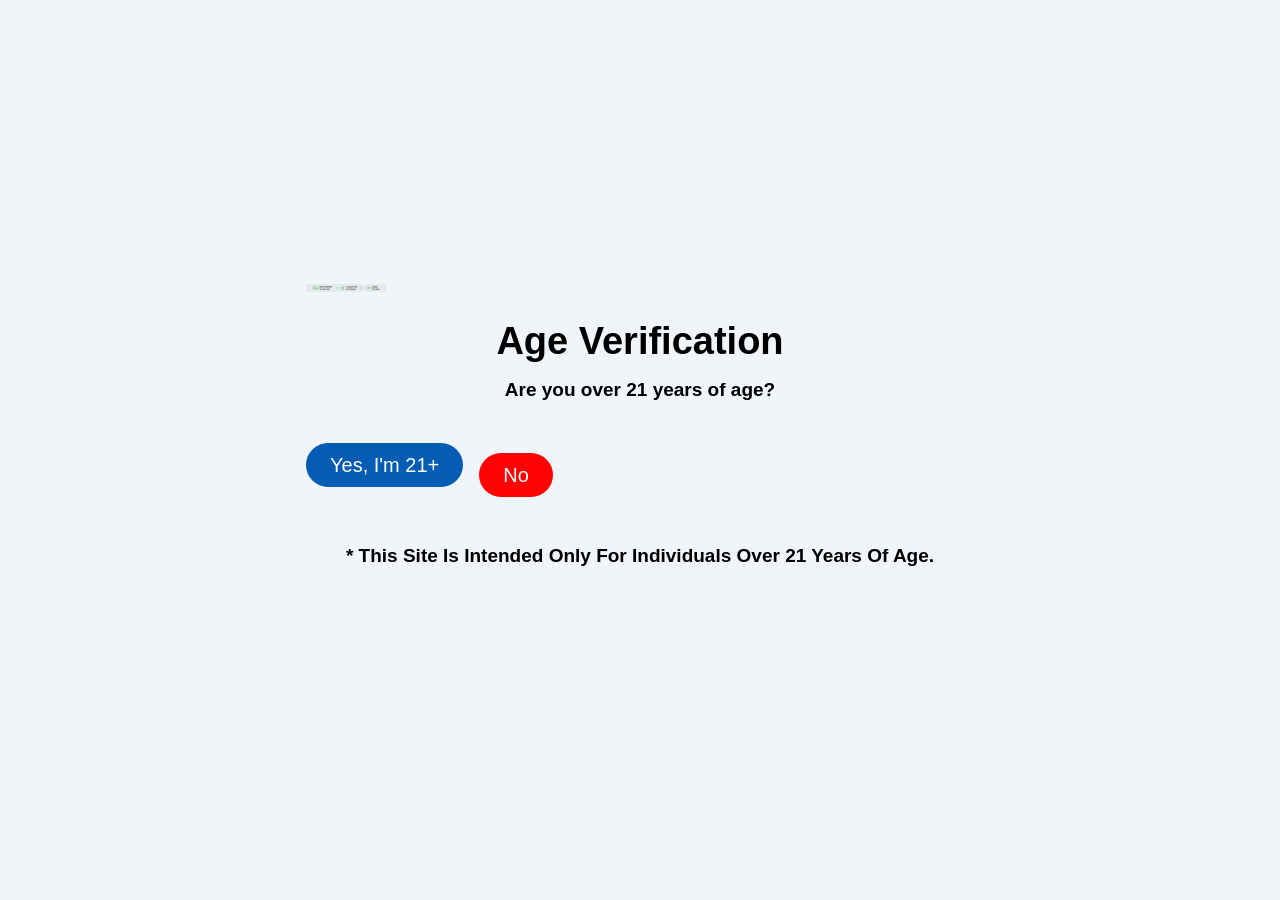
<file: secret/patnjali-clone/index.html>
<!DOCTYPE html>
<html lang="en-US">
<head>
<meta charset="UTF-8">
<meta name="viewport" content="width=device-width, initial-scale=1.0">
<title>ESI WELLNESS product – ESI WELLNESS</title>
<link rel="stylesheet" href="wp-content/themes/astra/assets/css/minified/main.min.css">
<link rel="stylesheet" href="wp-content/plugins/elementor/assets/css/frontend.min.css">
<link rel="stylesheet" href="wp-content/uploads/elementor/css/post-6.css">
<link rel="stylesheet" href="wp-content/uploads/elementor/css/post-15.css">
<link rel="stylesheet" href="wp-content/uploads/al_opt_content/CSS/c54f873e89895823f30d63516df8166e.css">
<link rel="stylesheet" href="wp-content/uploads/al_opt_content/CSS/ddd61411bcffe00288eace4c917d8fbd.css">
<style>
body {
  margin: 0;
  background: var(--ast-global-color-5, #F0F5FA);
  font-family: Roboto, -apple-system, BlinkMacSystemFont, "Segoe UI", sans-serif;
}
#page { min-height: 100vh; display: flex; flex-direction: column; }
.site-content { flex: 1; display: flex; align-items: center; justify-content: center; }
.entry-content { width: 100%; max-width: 720px; margin: 0 auto; padding: 24px 16px 48px; }
.elementor-button {
  display: inline-block;
  padding: 12px 24px;
  border-radius: 50px;
  color: #fff;
  text-decoration: none;
  font-weight: 500;
}
.elementor-button-link-yes { border: 0; }
.elementor-button-content-wrapper { display: inline-flex; align-items: center; justify-content: center; }
.elementor-button-row {
  display: flex;
  gap: 16px;
  justify-content: center;
  align-items: center;
  flex-wrap: wrap;
  margin: 24px 0;
}
</style>
</head>
<body class="wp-singular page page-id-15 ast-page-builder-template elementor-default elementor-kit-6 elementor-page elementor-page-15">
<div id="page" class="hfeed site">
<div id="content" class="site-content">
<div id="primary" class="content-area primary">
<main id="main" class="site-main">
<article class="post-15 page type-page status-publish hentry">
<div class="entry-content clear">
<div data-elementor-type="wp-page" data-elementor-id="15" class="elementor elementor-15">
<section class="elementor-section elementor-top-section elementor-section-boxed elementor-section-height-default">
<div class="elementor-container elementor-column-gap-default">
<div class="elementor-column elementor-col-100 elementor-top-column">
<div class="elementor-widget-wrap elementor-element-populated">
<div class="elementor-element elementor-element-3ac32fa6 elementor-widget elementor-widget-image">
<img decoding="async" width="536" height="55"
  src="wp-content/uploads/al_opt_content/IMAGE/patnjali.online/wp-content/uploads/2026/06/Group_120_430x_36adda2c-92c1-4830-88b2-5ddb527718bd-3.png"
  alt="ESI WELLNESS">
</div>
<div class="elementor-element elementor-element-29bcd2a elementor-widget elementor-widget-heading">
<h2 class="elementor-heading-title elementor-size-default">Age Verification</h2>
</div>
<div class="elementor-element elementor-element-23f5b7c9 elementor-widget elementor-widget-heading">
<h2 class="elementor-heading-title elementor-size-default">Are you over 21 years of age?</h2>
</div>
<div class="elementor-button-row">
<div class="elementor-element elementor-element-4ad05247 elementor-widget elementor-widget-button">
<a class="elementor-button elementor-button-link elementor-size-sm" href="home1.html">
<span class="elementor-button-content-wrapper">
<span class="elementor-button-text">Yes, I'm 21+</span>
</span>
</a>
</div>
<div class="elementor-element elementor-element-459cd2a6 elementor-widget elementor-widget-button">
<a class="elementor-button elementor-button-link elementor-size-sm" href="https://www.google.com">
<span class="elementor-button-content-wrapper">
<span class="elementor-button-text">No</span>
</span>
</a>
</div>
</div>
<div class="elementor-element elementor-element-5b7f89f4 elementor-widget elementor-widget-heading">
<h2 class="elementor-heading-title elementor-size-default">* This site is intended only for individuals over 21 years of age.</h2>
</div>
</div>
</div>
</div>
</section>
</div>
</div>
</article>
</main>
</div>
</div>
</div>
</body>
</html>
</file>
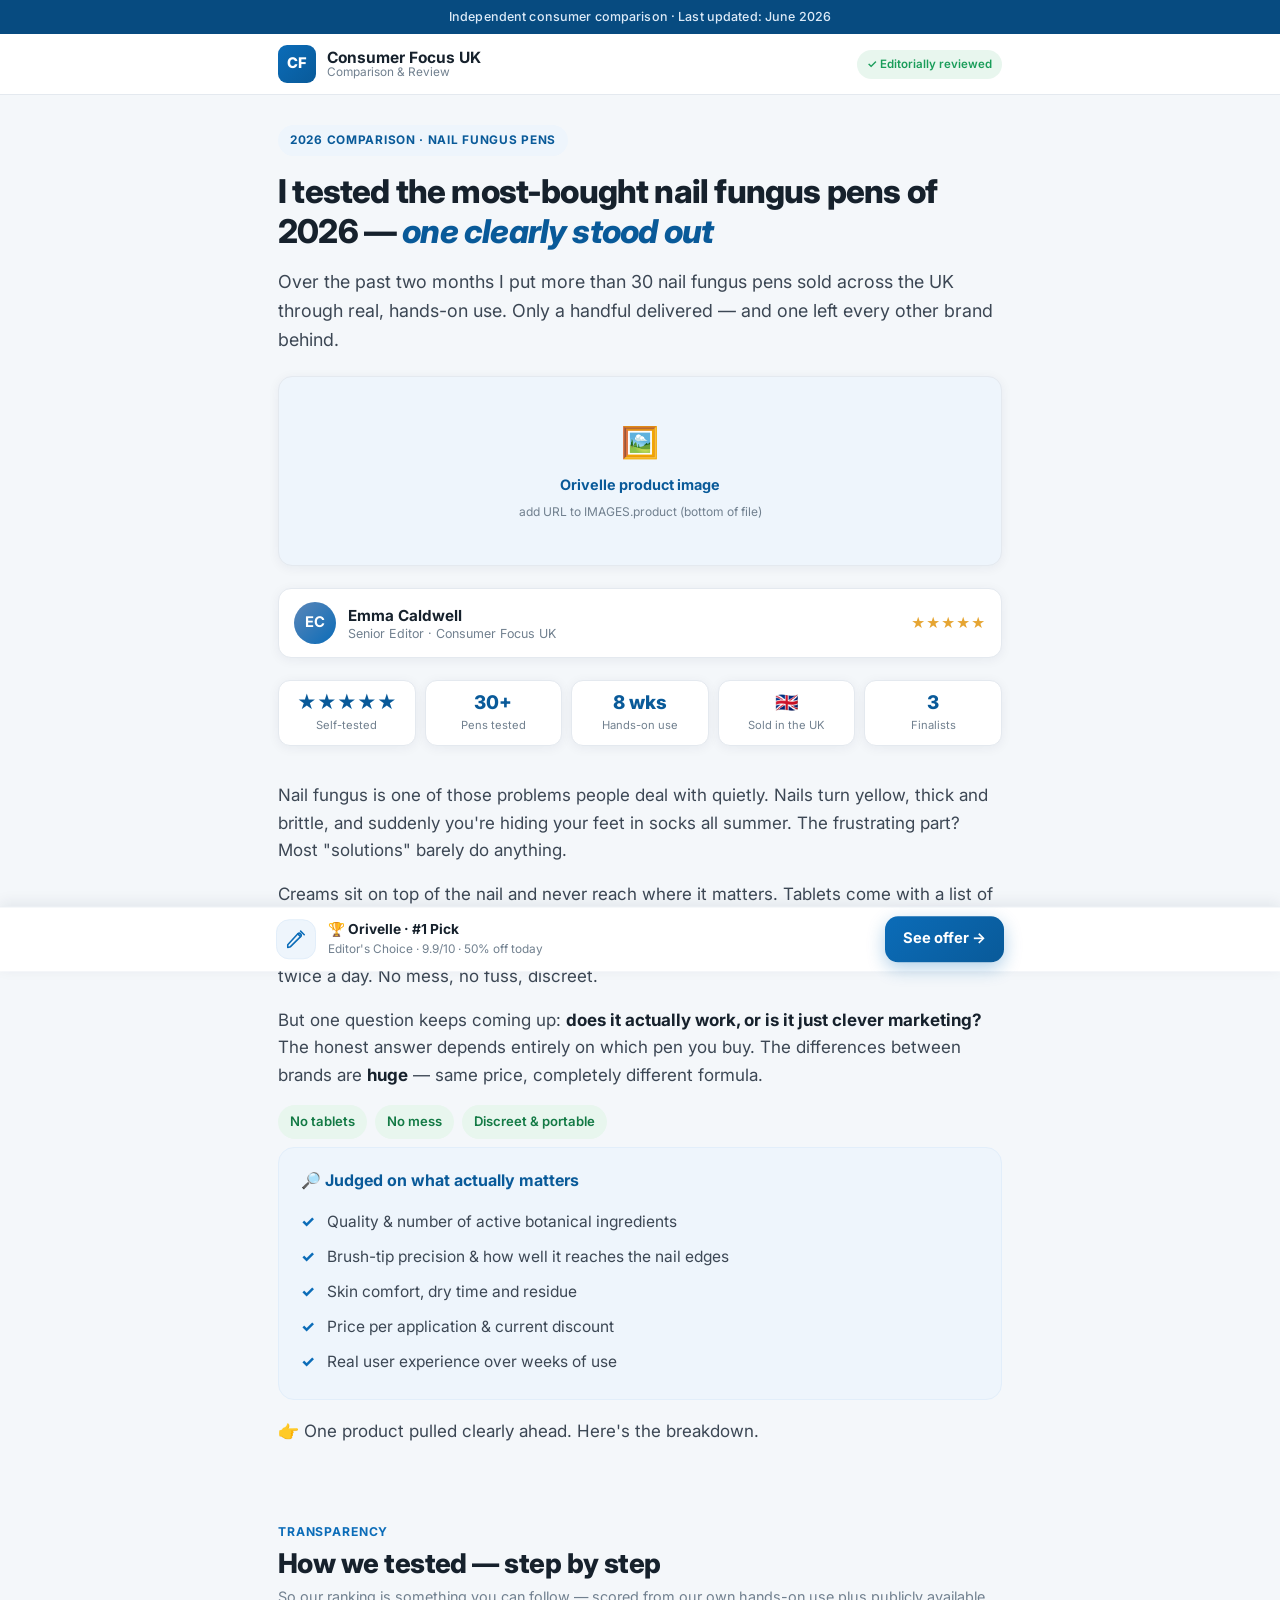
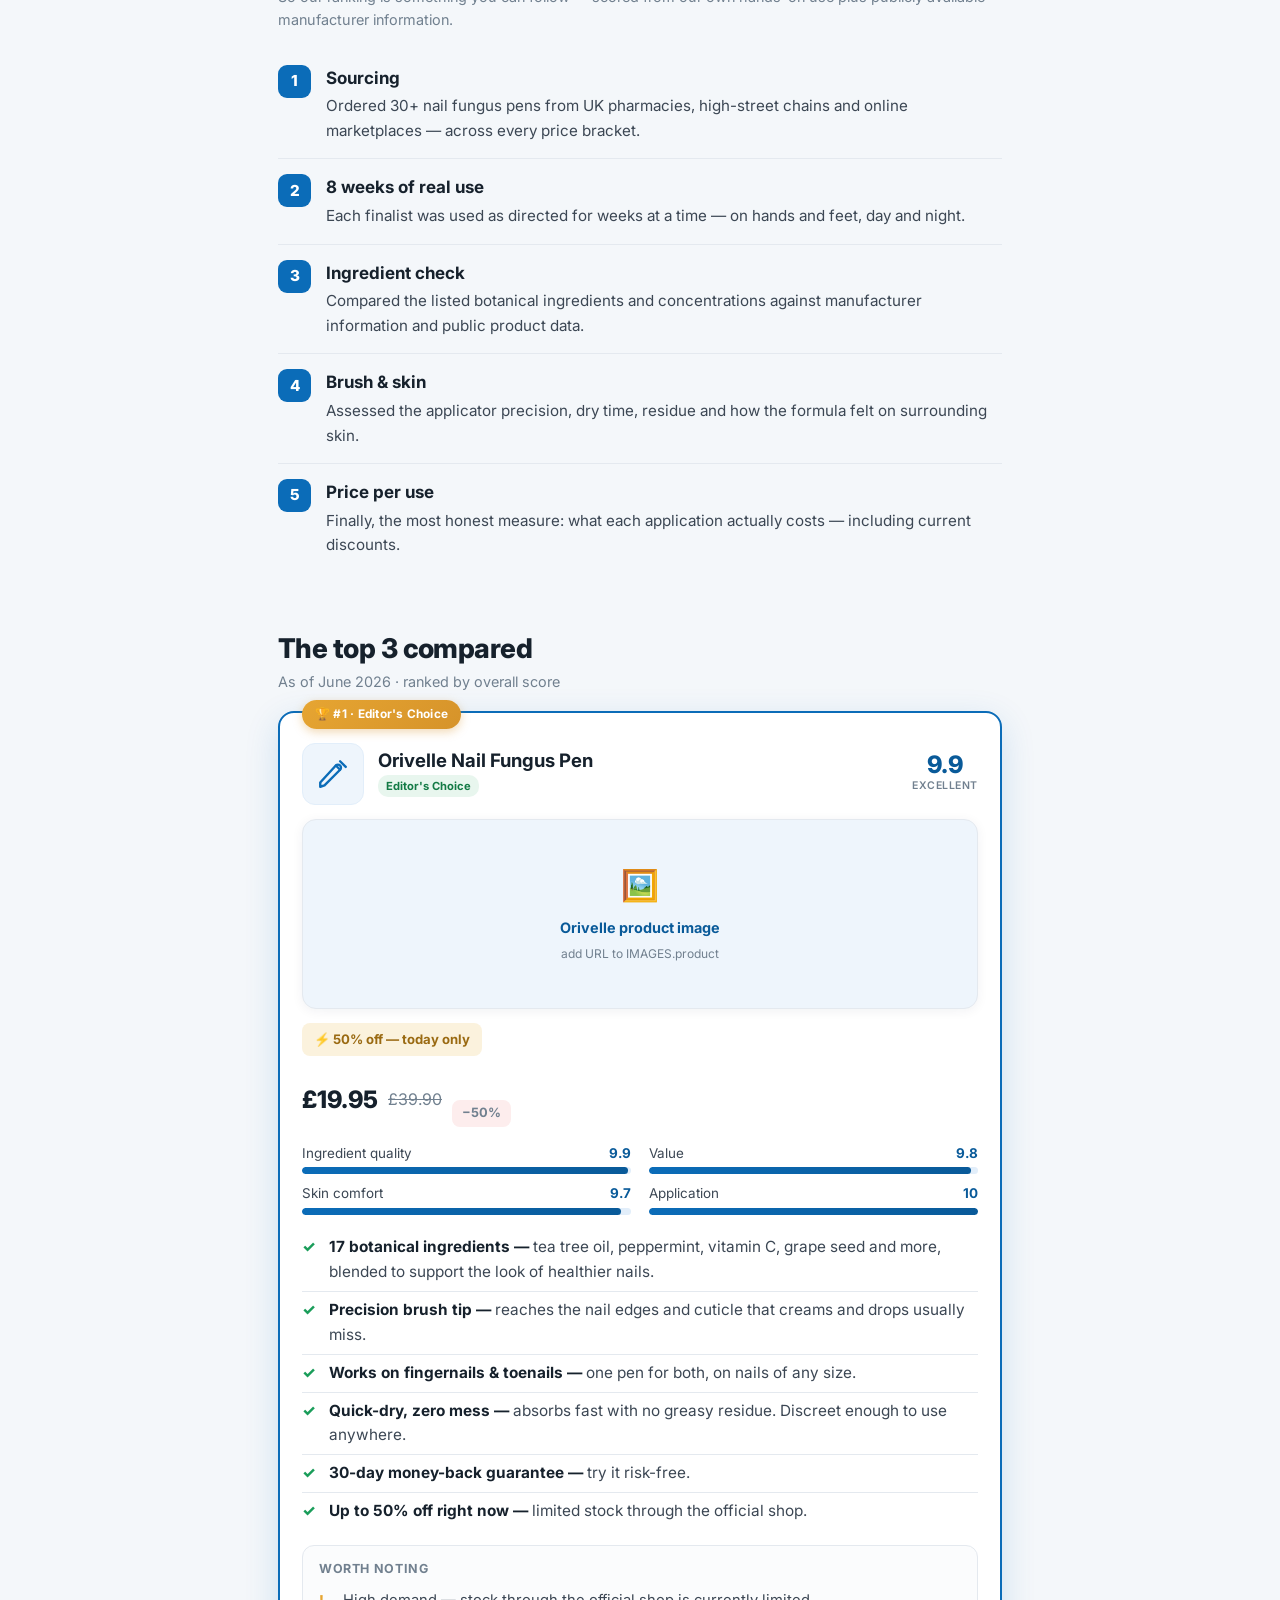
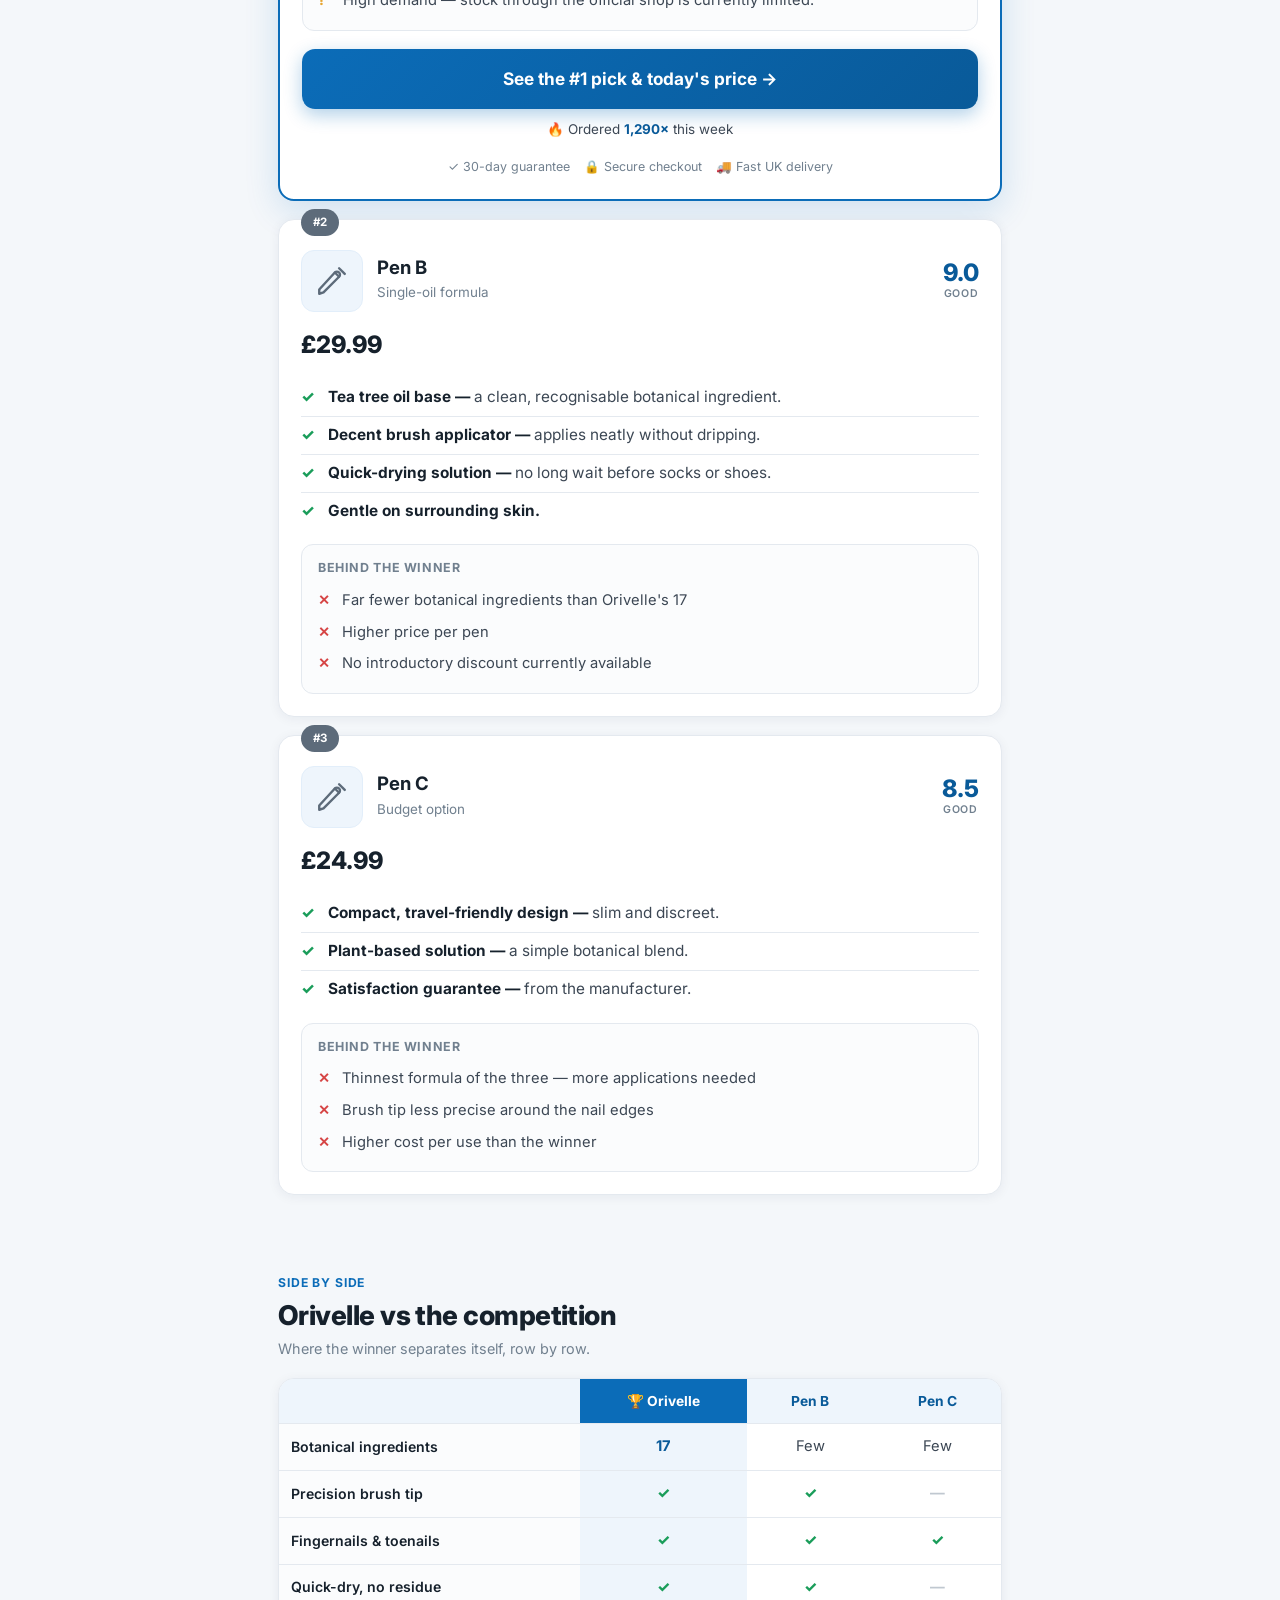
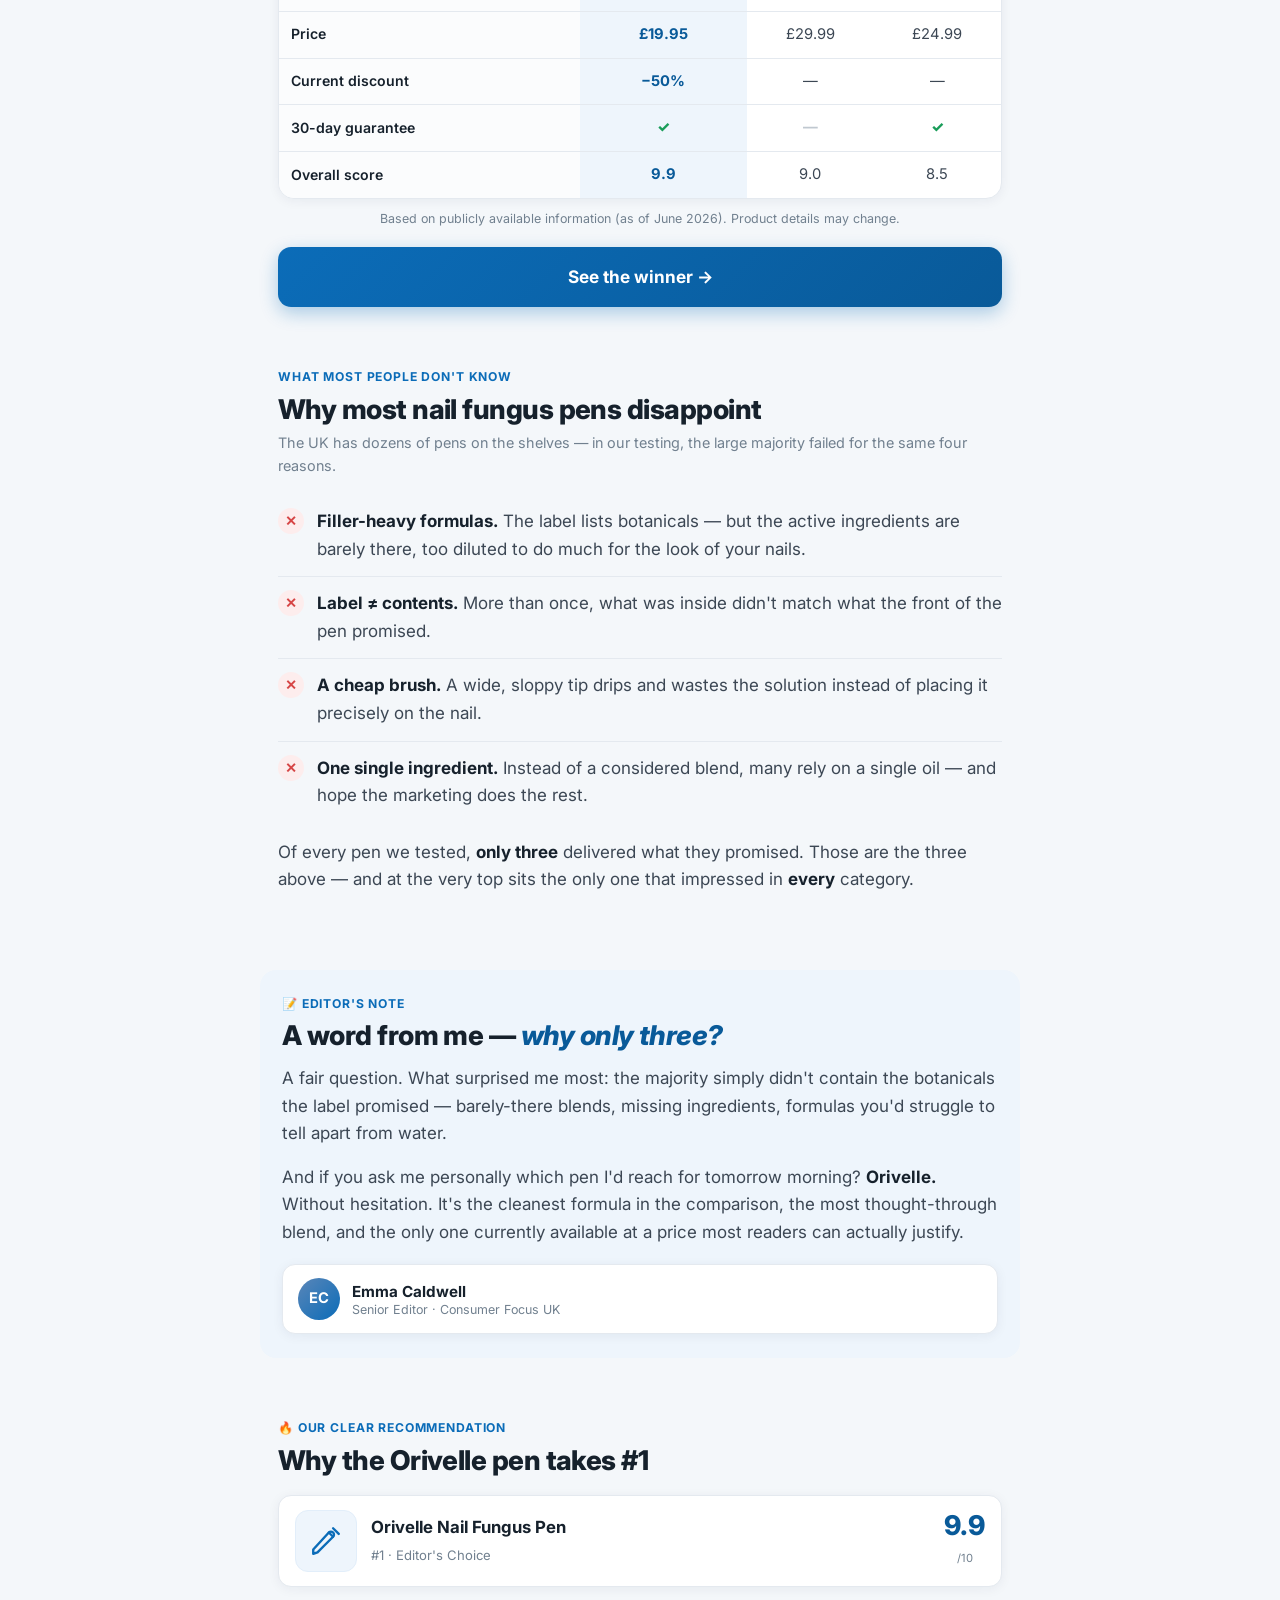
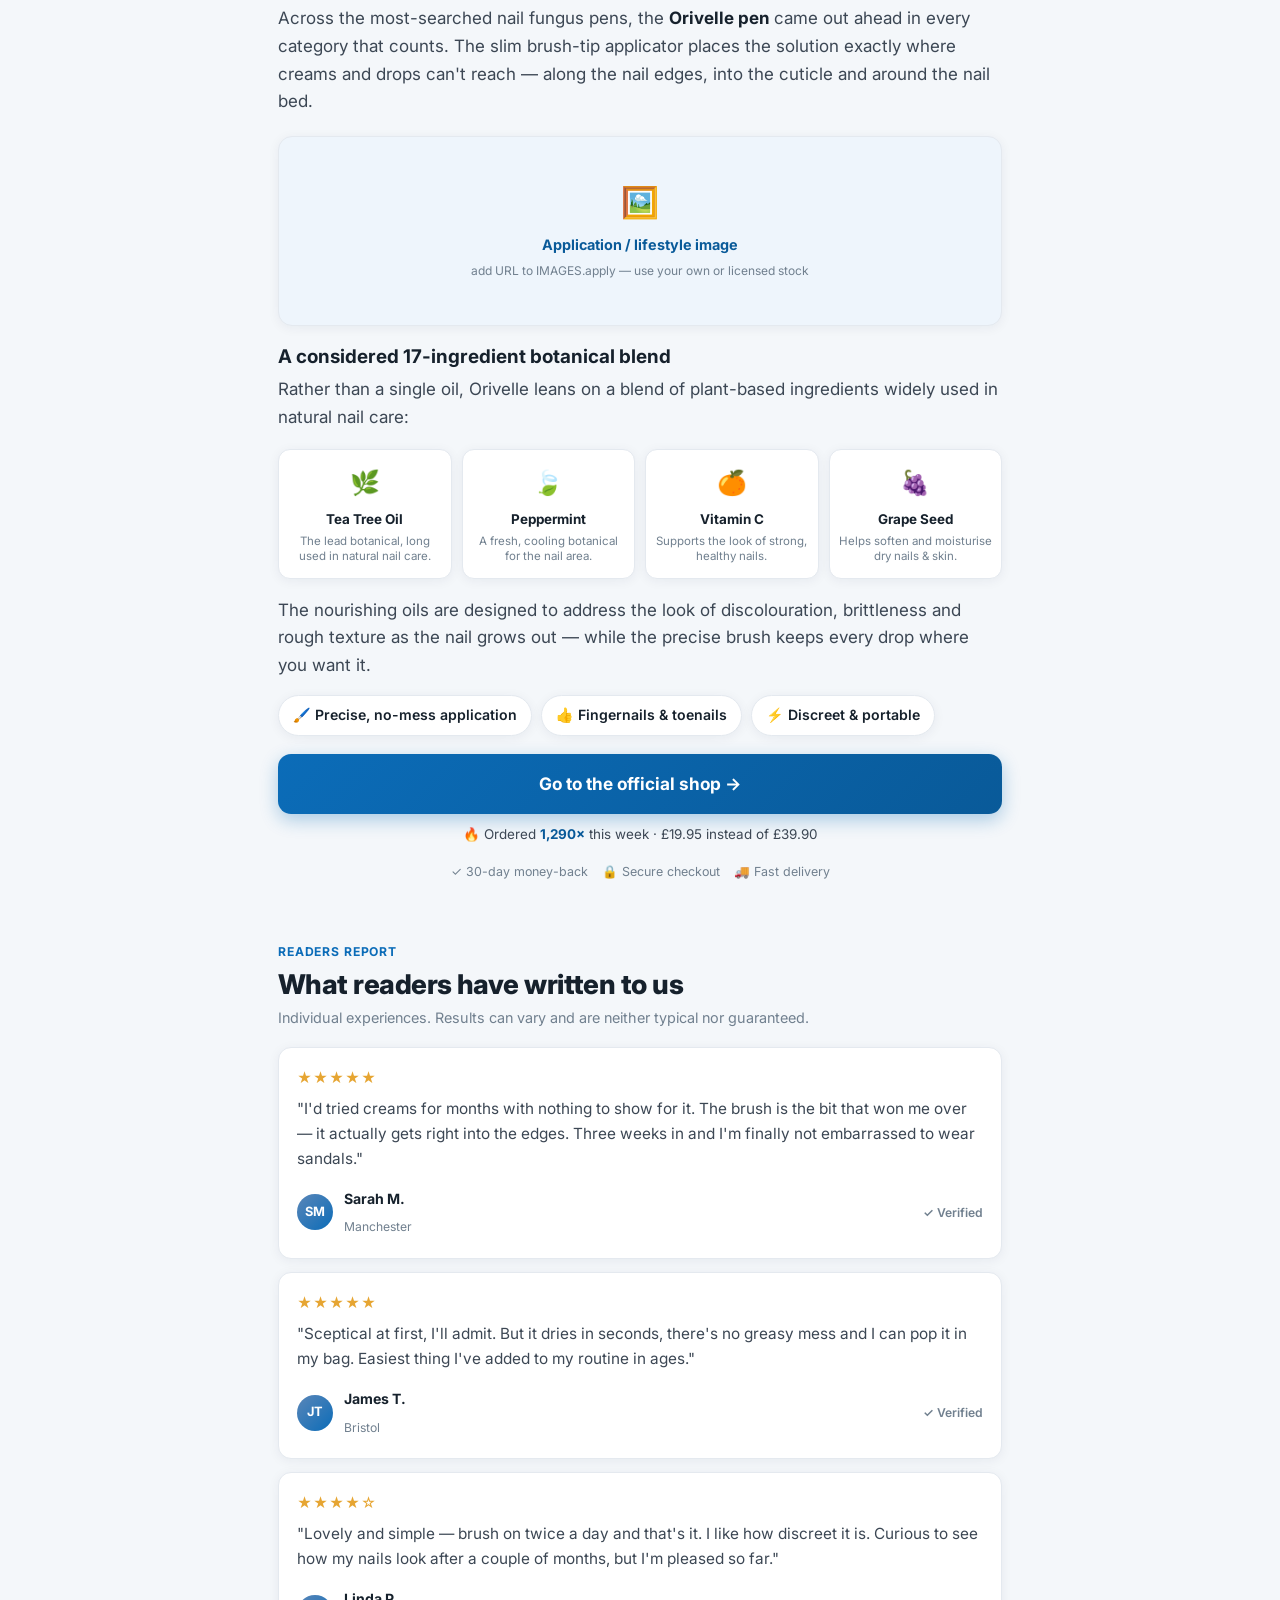
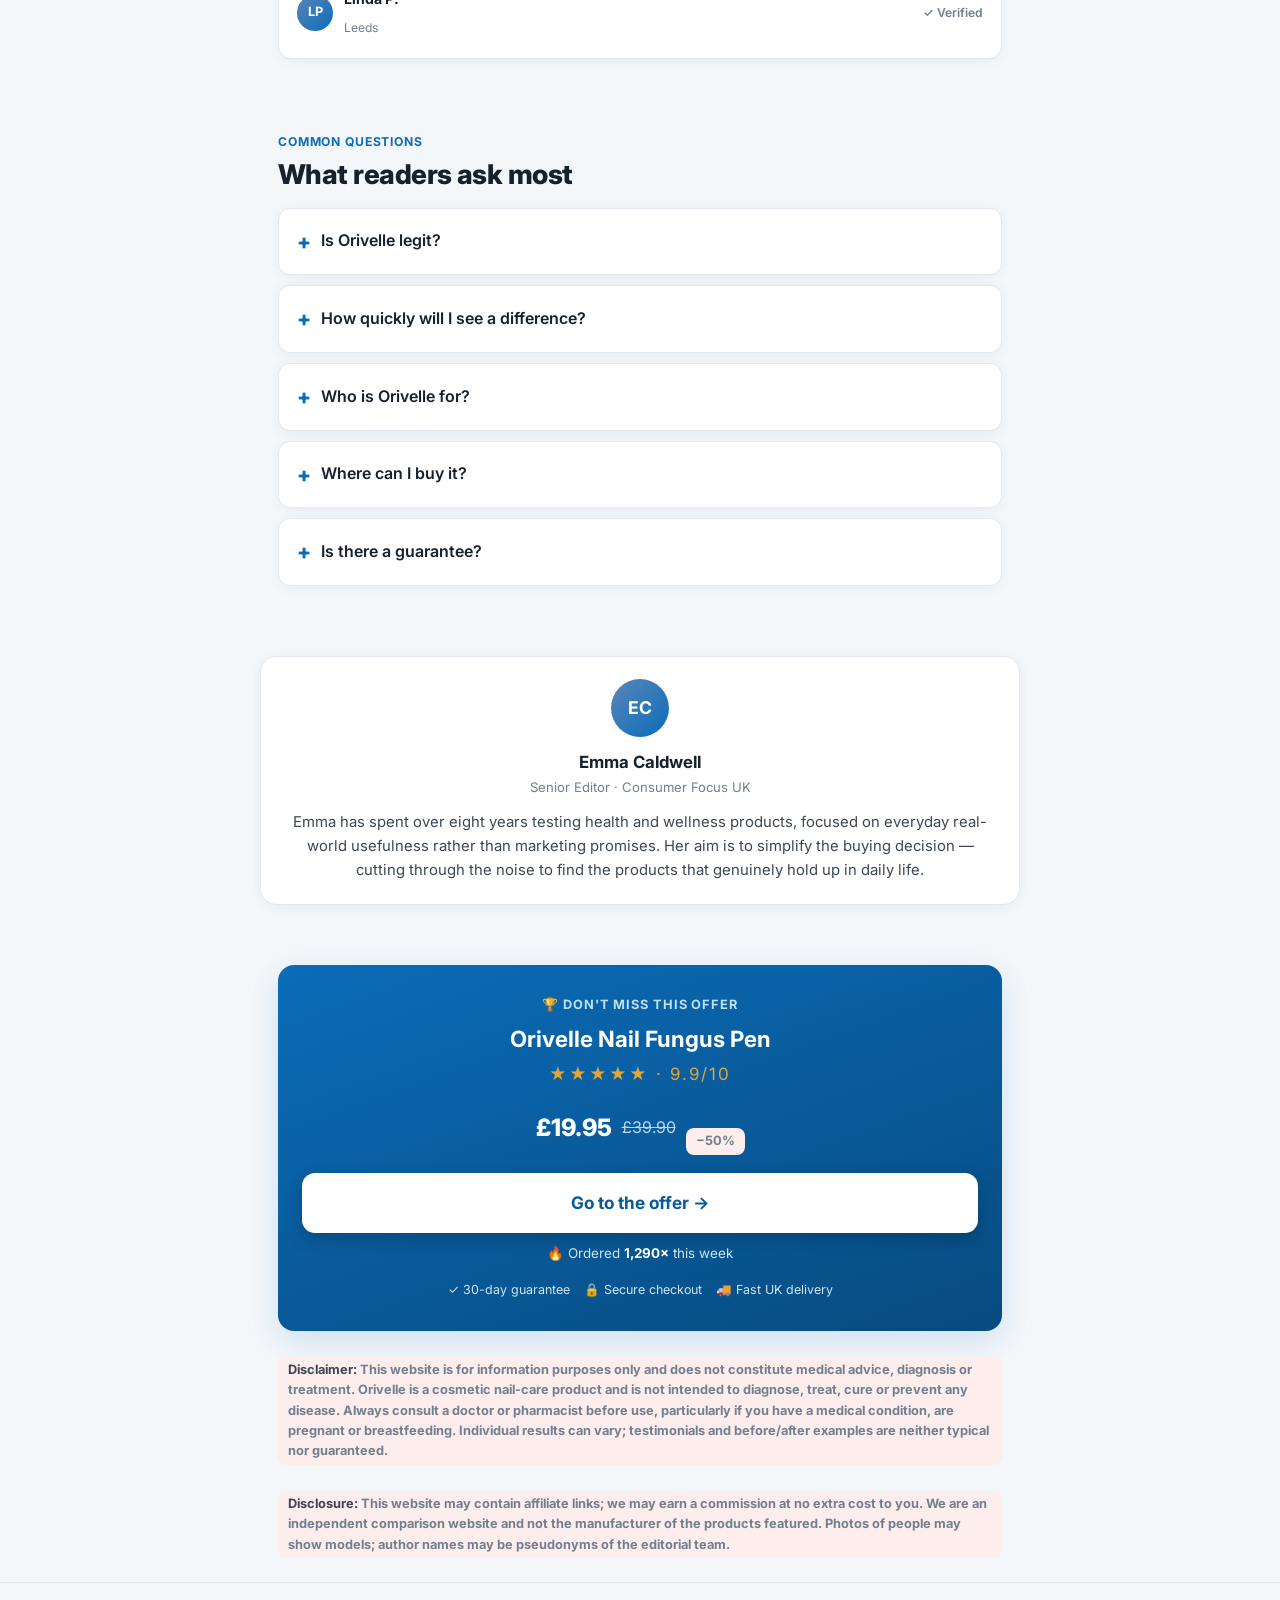
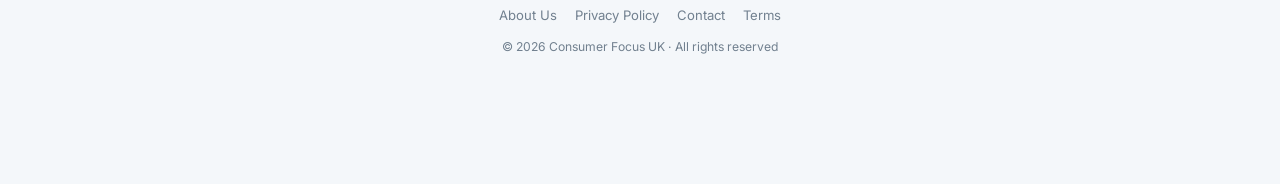
<file: orvl-1.html>
<!DOCTYPE html>
<!--
  ============================================================
  ORIVELLE NAIL FUNGUS PEN — UK ADVERTORIAL LISTICLE
  Template: Consumer Focus UK (matches verbraucherfokus-test.de design system)

  >>> BEFORE LAUNCH — replace the affiliate link in ONE place:
      Find:  REPLACE_WITH_YOUR_AFFILIATE_LINK
      (used on every CTA button)

  >>> DYNAMIC H1 ROUTING (matches your URL-param architecture):
      ?h1=best     -> Best/Comparison ad group   (default)
      ?h1=pen      -> Pen ad group
      ?h1=finger   -> Fingernail/Cure ad group
      ?h1=symptom  -> Treatment/Symptom ad group
  ============================================================
-->
<html lang="en-GB">
<head>
<meta charset="utf-8">
<meta name="viewport" content="width=device-width, initial-scale=1.0">
<meta name="theme-color" content="#0b6cb8">
<title>Best Nail Fungus Pens UK 2026 — Independent Comparison | Consumer Focus UK</title>
<link rel="preconnect" href="https://fonts.googleapis.com">
<link rel="preconnect" href="https://fonts.gstatic.com" crossorigin>
<link href="https://fonts.googleapis.com/css2?family=Inter:wght@400;500;600;700;800&display=swap" rel="stylesheet">
<style>
  :root{
    --blue:#0b6cb8; --blue-dark:#095a99; --blue-darker:#074b80;
    --blue-tint:#eef5fc; --blue-tint2:#e2eefa;
    --green:#1a9d5a; --green-tint:#e8f6ee;
    --gold:#e6a532; --gold-soft:#fbf2dd;
    --red:#d64545; --red-tint:#fdeded;
    --ink:#16212c; --text:#3c4754; --muted:#71808f;
    --line:#e4e9ef; --bg:#f4f7fa; --card:#ffffff;
    --radius:16px; --shadow:0 2px 12px rgba(16,40,70,.06);
    --shadow-lg:0 10px 34px rgba(11,108,184,.16);
    --maxw:760px;
  }
  *{box-sizing:border-box}
  html{scroll-behavior:smooth}
  body{
    margin:0;background:var(--bg);color:var(--text);
    font-family:'Inter',-apple-system,BlinkMacSystemFont,'Segoe UI',Roboto,Helvetica,Arial,sans-serif;
    font-size:17px;line-height:1.62;-webkit-font-smoothing:antialiased;padding-bottom:76px;
  }
  .wrap{max-width:var(--maxw);margin:0 auto;padding:0 18px}
  h1,h2,h3{color:var(--ink);line-height:1.2;margin:0}
  h2{font-size:1.7rem;font-weight:800;letter-spacing:-.02em}
  h3{font-size:1.18rem;font-weight:700}
  p{margin:0 0 1rem}
  a{color:var(--blue)}
  em{color:var(--blue-dark);font-style:italic}
  strong{color:var(--ink);font-weight:700}
  img{max-width:100%}

  /* top strip */
  .strip{background:var(--blue-darker);color:#dceaf7;font-size:.78rem;text-align:center;padding:7px 14px;font-weight:500;letter-spacing:.01em}

  /* header */
  header{position:sticky;top:0;z-index:40;background:rgba(255,255,255,.94);backdrop-filter:blur(8px);border-bottom:1px solid var(--line)}
  .hbar{display:flex;align-items:center;gap:11px;max-width:var(--maxw);margin:0 auto;padding:11px 18px}
  .logo{width:38px;height:38px;border-radius:9px;background:linear-gradient(135deg,var(--blue),var(--blue-dark));color:#fff;font-weight:800;display:grid;place-items:center;font-size:.92rem;letter-spacing:.02em;flex:none}
  .brand{display:flex;flex-direction:column;line-height:1.15}
  .brand b{color:var(--ink);font-size:.97rem;font-weight:700}
  .brand span{color:var(--muted);font-size:.74rem}
  .hbadge{margin-left:auto;font-size:.72rem;color:var(--green);background:var(--green-tint);padding:5px 10px;border-radius:20px;font-weight:600;white-space:nowrap}

  .eyebrow{display:inline-block;background:var(--blue-tint);color:var(--blue-dark);font-size:.74rem;font-weight:700;text-transform:uppercase;letter-spacing:.06em;padding:6px 12px;border-radius:20px;margin:0 0 16px}

  section{padding:30px 0}
  .hero{padding-top:30px}
  .hero h1{font-size:2.05rem;font-weight:800;letter-spacing:-.025em;margin-bottom:16px}
  .hero .lead{font-size:1.12rem;color:var(--text)}

  /* byline */
  .byline{display:flex;align-items:center;gap:12px;margin-top:22px;padding:13px 15px;background:var(--card);border:1px solid var(--line);border-radius:13px;box-shadow:var(--shadow)}
  .avatar{width:42px;height:42px;border-radius:50%;background:linear-gradient(135deg,#5a86b8,#0b6cb8);color:#fff;display:grid;place-items:center;font-weight:700;font-size:.92rem;flex:none}
  .byline .who{line-height:1.25}
  .byline .who b{font-size:.95rem;color:var(--ink)}
  .byline .who span{font-size:.78rem;color:var(--muted);display:block}
  .stars{color:var(--gold);letter-spacing:1px;font-size:.86rem;margin-left:auto;white-space:nowrap}

  /* stat tiles */
  .stats{display:grid;grid-template-columns:repeat(5,1fr);gap:9px;margin-top:22px}
  .stat{background:var(--card);border:1px solid var(--line);border-radius:12px;padding:13px 8px;text-align:center;box-shadow:var(--shadow)}
  .stat b{display:block;color:var(--blue-dark);font-size:1.18rem;font-weight:800;line-height:1}
  .stat span{font-size:.7rem;color:var(--muted);display:block;margin-top:5px;line-height:1.25}
  @media(max-width:640px){.stats{grid-template-columns:repeat(2,1fr)}.stat:last-child{grid-column:1/-1}}

  .pillrow{display:flex;flex-wrap:wrap;gap:8px;margin:6px 0 4px}
  .pill{background:var(--green-tint);color:#137a45;font-size:.82rem;font-weight:600;padding:6px 12px;border-radius:20px}

  /* criteria box */
  .box{background:var(--blue-tint);border:1px solid var(--blue-tint2);border-radius:var(--radius);padding:20px 22px;margin-top:8px}
  .box .bt{font-weight:700;color:var(--blue-dark);margin-bottom:10px;font-size:1rem}
  .box ul{margin:0;padding-left:0;list-style:none}
  .box li{padding:5px 0 5px 26px;position:relative;font-size:.97rem}
  .box li::before{content:"✓";position:absolute;left:0;color:var(--blue);font-weight:800}

  /* eyebrow label small */
  .label{font-size:.76rem;font-weight:700;text-transform:uppercase;letter-spacing:.07em;color:var(--blue);margin-bottom:7px}

  /* steps */
  .step{display:flex;gap:15px;padding:15px 0;border-bottom:1px solid var(--line)}
  .step:last-child{border-bottom:none}
  .snum{width:33px;height:33px;border-radius:9px;background:var(--blue);color:#fff;font-weight:800;display:grid;place-items:center;flex:none;font-size:.95rem}
  .step b{color:var(--ink);display:block;margin-bottom:2px}
  .step p{margin:0;font-size:.95rem;color:var(--text)}

  /* product cards */
  .sub{color:var(--muted);font-size:.9rem;margin:4px 0 18px}
  .card{background:var(--card);border:1px solid var(--line);border-radius:var(--radius);padding:22px;margin-bottom:18px;box-shadow:var(--shadow);position:relative}
  .card.win{border:2px solid var(--blue);box-shadow:var(--shadow-lg)}
  .ribbon{position:absolute;top:-13px;left:22px;background:linear-gradient(135deg,var(--gold),#d6932a);color:#fff;font-size:.74rem;font-weight:700;padding:5px 13px;border-radius:20px;letter-spacing:.02em;box-shadow:0 3px 10px rgba(214,147,42,.35)}
  .rank{position:absolute;top:-11px;left:22px;background:#5d6b7a;color:#fff;font-size:.72rem;font-weight:700;padding:4px 12px;border-radius:20px}
  .chead{display:flex;align-items:center;gap:14px;margin-top:8px}
  .picon{width:62px;height:62px;border-radius:13px;background:var(--blue-tint);display:grid;place-items:center;flex:none;border:1px solid var(--blue-tint2)}
  .picon svg{width:34px;height:34px}
  .chead .pn{flex:1;min-width:0}
  .chead .pn b{font-size:1.16rem;color:var(--ink);font-weight:700;display:block;line-height:1.2}
  .scorebadge{text-align:center;flex:none}
  .scorebadge .sv{font-size:1.5rem;font-weight:800;color:var(--blue-dark);line-height:1}
  .scorebadge .sl{font-size:.66rem;color:var(--muted);text-transform:uppercase;letter-spacing:.05em;font-weight:600}
  .winlabel{display:inline-block;background:var(--green-tint);color:#137a45;font-size:.7rem;font-weight:700;padding:2px 8px;border-radius:10px;margin-top:3px}

  .pricerow{display:flex;align-items:center;gap:10px;flex-wrap:wrap;margin:14px 0}
  .price-now{font-size:1.5rem;font-weight:800;color:var(--ink)}
  .price-old{color:var(--muted);text-decoration:line-through;font-size:1rem}
  .disc{background:var(--red-tint);color:var(--red);font-weight:700;font-size:.82rem;padding:3px 10px;border-radius:8px}
  .offerflag{background:var(--gold-soft);color:#9a6a12;font-weight:700;font-size:.82rem;padding:6px 12px;border-radius:8px;display:inline-block;margin-bottom:4px}

  /* metric bars */
  .metrics{display:grid;grid-template-columns:1fr 1fr;gap:9px 18px;margin:16px 0 4px}
  .metric{font-size:.84rem}
  .metric .ml{display:flex;justify-content:space-between;margin-bottom:3px;color:var(--text)}
  .metric .ml b{color:var(--blue-dark);font-weight:700}
  .track{height:7px;background:var(--blue-tint2);border-radius:6px;overflow:hidden}
  .fill{height:100%;background:linear-gradient(90deg,var(--blue),var(--blue-dark));border-radius:6px}

  .benefits{list-style:none;padding:0;margin:14px 0 0}
  .benefits li{position:relative;padding:6px 0 6px 27px;font-size:.96rem;border-top:1px solid var(--line)}
  .benefits li:first-child{border-top:none}
  .benefits li::before{content:"✓";position:absolute;left:0;top:6px;color:var(--green);font-weight:800}

  .consbox{margin-top:15px;background:#fbfcfd;border:1px solid var(--line);border-radius:12px;padding:13px 16px}
  .consbox .ct{font-size:.78rem;font-weight:700;text-transform:uppercase;letter-spacing:.05em;color:var(--muted);margin-bottom:6px}
  .consbox ul{list-style:none;margin:0;padding:0}
  .consbox li{position:relative;padding:4px 0 4px 24px;font-size:.92rem;color:var(--text)}
  .consbox li::before{content:"✕";position:absolute;left:0;top:4px;color:var(--red);font-weight:700;font-size:.85rem}
  .consbox.note li::before{content:"!";color:var(--gold);font-weight:800}

  /* CTA */
  .cta{display:block;text-align:center;background:linear-gradient(135deg,var(--blue),var(--blue-dark));color:#fff;font-weight:700;font-size:1.08rem;padding:16px 22px;border-radius:13px;text-decoration:none;margin-top:18px;box-shadow:0 6px 18px rgba(11,108,184,.32);transition:transform .12s ease,box-shadow .12s ease}
  .cta:hover{transform:translateY(-2px);box-shadow:0 10px 24px rgba(11,108,184,.4)}
  .cta:active{transform:translateY(0)}
  .ordered{text-align:center;font-size:.84rem;color:var(--text);margin-top:10px}
  .ordered b{color:var(--blue-dark)}
  .trust{display:flex;flex-wrap:wrap;justify-content:center;gap:14px;margin-top:9px;font-size:.78rem;color:var(--muted)}

  /* comparison table */
  .tablewrap{overflow-x:auto;border:1px solid var(--line);border-radius:var(--radius);box-shadow:var(--shadow);background:var(--card)}
  table{border-collapse:collapse;width:100%;min-width:460px;font-size:.92rem}
  th,td{padding:11px 12px;text-align:center;border-bottom:1px solid var(--line)}
  thead th{background:var(--blue-tint);color:var(--blue-dark);font-weight:700;font-size:.86rem}
  thead th.win{background:var(--blue);color:#fff}
  tbody th{text-align:left;font-weight:600;color:var(--ink);background:#fbfcfd;font-size:.88rem}
  td.win{background:var(--blue-tint);font-weight:700;color:var(--blue-dark)}
  .yes{color:var(--green);font-weight:800}
  .no{color:#c0c8d0;font-weight:700}
  tbody tr:last-child td,tbody tr:last-child th{border-bottom:none}
  .tnote{font-size:.78rem;color:var(--muted);margin-top:10px;text-align:center}

  /* fail list */
  .fail{list-style:none;padding:0;margin:14px 0 0}
  .fail li{display:flex;gap:13px;padding:13px 0;border-bottom:1px solid var(--line)}
  .fail li:last-child{border-bottom:none}
  .xmark{width:26px;height:26px;border-radius:50%;background:var(--red-tint);color:var(--red);display:grid;place-items:center;font-weight:800;flex:none;font-size:.85rem}
  .fail b{color:var(--ink)}

  /* editor note */
  .note-sec{background:var(--blue-tint);border-radius:var(--radius);padding:24px 22px}
  .note-sec h2{margin-bottom:12px}

  /* ingredient tiles */
  .ings{display:grid;grid-template-columns:repeat(4,1fr);gap:10px;margin:18px 0}
  .ing{background:var(--card);border:1px solid var(--line);border-radius:12px;padding:14px 8px;text-align:center;box-shadow:var(--shadow)}
  .ing .ic{font-size:1.5rem}
  .ing b{display:block;font-size:.84rem;color:var(--ink);margin:6px 0 3px}
  .ing span{font-size:.72rem;color:var(--muted);line-height:1.3;display:block}
  @media(max-width:640px){.ings{grid-template-columns:repeat(2,1fr)}}
  .chips{display:flex;flex-wrap:wrap;gap:9px;margin:16px 0}
  .chip{display:flex;align-items:center;gap:7px;background:var(--card);border:1px solid var(--line);border-radius:24px;padding:8px 14px;font-size:.88rem;font-weight:600;color:var(--ink);box-shadow:var(--shadow)}

  .deep-head{display:flex;align-items:center;gap:14px;background:var(--card);border:1px solid var(--line);border-radius:13px;padding:14px 16px;margin-bottom:18px;box-shadow:var(--shadow)}
  .deep-head .sv{margin-left:auto;text-align:center}
  .deep-head .sv b{font-size:1.7rem;color:var(--blue-dark);font-weight:800;line-height:1}
  .deep-head .sv span{font-size:.7rem;color:var(--muted)}

  /* testimonials */
  .tcard{background:var(--card);border:1px solid var(--line);border-radius:13px;padding:18px;margin-bottom:13px;box-shadow:var(--shadow)}
  .tcard .ts{color:var(--gold);font-size:.9rem;letter-spacing:1px;margin-bottom:8px}
  .tcard p{font-size:.96rem;margin:0 0 13px;color:var(--text)}
  .tfoot{display:flex;align-items:center;gap:11px}
  .tfoot .avatar{width:36px;height:36px;font-size:.8rem}
  .tfoot b{font-size:.88rem;color:var(--ink)}
  .tfoot span{font-size:.76rem;color:var(--muted)}
  .verified{margin-left:auto;font-size:.72rem;color:var(--green);font-weight:600}

  /* faq */
  .faq{background:var(--card);border:1px solid var(--line);border-radius:12px;margin-bottom:10px;box-shadow:var(--shadow);overflow:hidden}
  .faq summary{padding:16px 18px;font-weight:600;color:var(--ink);cursor:pointer;list-style:none;display:flex;align-items:center;gap:10px;font-size:1rem}
  .faq summary::-webkit-details-marker{display:none}
  .faq summary::before{content:"+";color:var(--blue);font-weight:800;font-size:1.3rem;flex:none;transition:transform .2s}
  .faq[open] summary::before{transform:rotate(45deg)}
  .faq .fa{padding:0 18px 16px;font-size:.95rem;color:var(--text)}

  /* author bio */
  .bio{background:var(--card);border:1px solid var(--line);border-radius:var(--radius);padding:22px;box-shadow:var(--shadow);text-align:center}
  .bio .avatar{width:58px;height:58px;font-size:1.1rem;margin:0 auto 12px}
  .bio b{color:var(--ink);font-size:1.05rem}
  .bio .role{color:var(--muted);font-size:.82rem;margin-bottom:12px}
  .bio p{font-size:.93rem;margin:0}

  /* final cta */
  .final{background:linear-gradient(160deg,var(--blue),var(--blue-darker));border-radius:var(--radius);padding:30px 24px;text-align:center;color:#fff;box-shadow:var(--shadow-lg)}
  .final .ff{font-size:.8rem;font-weight:700;text-transform:uppercase;letter-spacing:.07em;color:#bfe0f6;margin-bottom:10px}
  .final h3{color:#fff;font-size:1.4rem;margin-bottom:8px}
  .final .ts{color:var(--gold);letter-spacing:2px;margin-bottom:10px}
  .final .pricerow{justify-content:center}
  .final .price-now{color:#fff}.final .price-old{color:#bcd6ec}
  .final .cta{background:#fff;color:var(--blue-dark);box-shadow:0 6px 18px rgba(0,0,0,.2)}
  .final .trust{color:#cfe4f5}

  /* disclaimer + footer */
  .disc{font-size:.8rem;color:var(--muted);line-height:1.6;margin-top:26px}
  .disc strong{color:var(--text)}
  footer{border-top:1px solid var(--line);margin-top:24px;padding:22px 0;text-align:center}
  .flinks{display:flex;flex-wrap:wrap;justify-content:center;gap:8px 18px;font-size:.82rem;margin-bottom:10px}
  .flinks a{color:var(--muted);text-decoration:none}
  .copy{font-size:.76rem;color:var(--muted)}

  /* sticky bottom bar */
  .sticky{position:fixed;left:0;right:0;bottom:0;z-index:50;background:#fff;border-top:1px solid var(--line);box-shadow:0 -3px 14px rgba(16,40,70,.08);transform:translateY(110%);transition:transform .3s ease}
  .sticky.show{transform:translateY(0)}
  .sbar{max-width:var(--maxw);margin:0 auto;display:flex;align-items:center;gap:12px;padding:9px 16px}
  .sbar .picon{width:40px;height:40px}.sbar .picon svg{width:22px;height:22px}
  .sbar .si{flex:1;min-width:0;line-height:1.2}
  .sbar .si b{font-size:.86rem;color:var(--ink);display:block}
  .sbar .si span{font-size:.74rem;color:var(--muted)}
  .sbar .cta{margin:0;padding:11px 18px;font-size:.92rem;white-space:nowrap;flex:none}
  @media(max-width:480px){.sbar .si span{display:none}}

  /* image slots */
  .figslot{margin:20px 0;border-radius:14px;overflow:hidden;border:1px solid var(--line);background:var(--blue-tint);box-shadow:var(--shadow)}
  .figslot img{display:block;width:100%;height:auto}
  .figslot.ph{display:grid;place-items:center;min-height:190px}
  .figslot .phin{text-align:center;padding:26px}
  .figslot .phin .ico{font-size:1.9rem}
  .figslot .phin b{display:block;font-size:.9rem;margin-top:6px;color:var(--blue-dark)}
  .figslot .phin span{font-size:.75rem;color:var(--muted)}
  .card .figslot{margin:14px 0 2px}
  .hero-fig{margin-top:22px;margin-bottom:0}

  :focus-visible{outline:3px solid rgba(11,108,184,.45);outline-offset:2px;border-radius:6px}
  @media(prefers-reduced-motion:reduce){*{transition:none!important;scroll-behavior:auto}}
</style>
</head>
<body>

<div class="strip">Independent consumer comparison · Last updated: June 2026</div>

<header>
  <div class="hbar">
    <div class="logo">CF</div>
    <div class="brand"><b>Consumer Focus UK</b><span>Comparison &amp; Review</span></div>
    <div class="hbadge">✓ Editorially reviewed</div>
  </div>
</header>

<main>

<!-- HERO -->
<section class="hero">
  <div class="wrap">
    <span class="eyebrow">2026 Comparison · Nail Fungus Pens</span>
    <h1 id="hero-h1">I tested the most-bought nail fungus pens of 2026 — <em>one clearly stood out</em></h1>
    <p class="lead">Over the past two months I put more than 30 nail fungus pens sold across the UK through real, hands-on use. Only a handful delivered — and one left every other brand behind.</p>

    <figure class="figslot ph hero-fig" data-img="product">
      <div class="phin"><div class="ico">🖼️</div><b>Orivelle product image</b><span>add URL to IMAGES.product (bottom of file)</span></div>
    </figure>

    <div class="byline">
      <div class="avatar">EC</div>
      <div class="who"><b>Emma Caldwell</b><span>Senior Editor · Consumer Focus UK</span></div>
      <div class="stars">★★★★★</div>
    </div>

    <div class="stats">
      <div class="stat"><b>★★★★★</b><span>Self-tested</span></div>
      <div class="stat"><b>30+</b><span>Pens tested</span></div>
      <div class="stat"><b>8 wks</b><span>Hands-on use</span></div>
      <div class="stat"><b>🇬🇧</b><span>Sold in the UK</span></div>
      <div class="stat"><b>3</b><span>Finalists</span></div>
    </div>
  </div>
</section>

<!-- INTRO -->
<section style="padding-top:6px">
  <div class="wrap">
    <p>Nail fungus is one of those problems people deal with quietly. Nails turn yellow, thick and brittle, and suddenly you're hiding your feet in socks all summer. The frustrating part? Most "solutions" barely do anything.</p>
    <p>Creams sit on top of the nail and never reach where it matters. Tablets come with a list of side effects long enough to put anyone off. Laser clinics can run well over £1,000. So it's no surprise the <strong>pen format</strong> has taken over — a slim brush-tip applicator you swipe on twice a day. No mess, no fuss, discreet.</p>
    <p>But one question keeps coming up: <strong>does it actually work, or is it just clever marketing?</strong> The honest answer depends entirely on which pen you buy. The differences between brands are <strong>huge</strong> — same price, completely different formula.</p>

    <div class="pillrow">
      <span class="pill">No tablets</span>
      <span class="pill">No mess</span>
      <span class="pill">Discreet &amp; portable</span>
    </div>

    <div class="box">
      <div class="bt">🔎 Judged on what actually matters</div>
      <ul>
        <li>Quality &amp; number of active botanical ingredients</li>
        <li>Brush-tip precision &amp; how well it reaches the nail edges</li>
        <li>Skin comfort, dry time and residue</li>
        <li>Price per application &amp; current discount</li>
        <li>Real user experience over weeks of use</li>
      </ul>
    </div>
    <p style="margin-top:18px">👉 One product pulled clearly ahead. Here's the breakdown.</p>
  </div>
</section>

<!-- HOW WE TESTED -->
<section>
  <div class="wrap">
    <div class="label">Transparency</div>
    <h2>How we tested — step by step</h2>
    <p class="sub">So our ranking is something you can follow — scored from our own hands-on use plus publicly available manufacturer information.</p>

    <div class="step"><div class="snum">1</div><div><b>Sourcing</b><p>Ordered 30+ nail fungus pens from UK pharmacies, high-street chains and online marketplaces — across every price bracket.</p></div></div>
    <div class="step"><div class="snum">2</div><div><b>8 weeks of real use</b><p>Each finalist was used as directed for weeks at a time — on hands and feet, day and night.</p></div></div>
    <div class="step"><div class="snum">3</div><div><b>Ingredient check</b><p>Compared the listed botanical ingredients and concentrations against manufacturer information and public product data.</p></div></div>
    <div class="step"><div class="snum">4</div><div><b>Brush &amp; skin</b><p>Assessed the applicator precision, dry time, residue and how the formula felt on surrounding skin.</p></div></div>
    <div class="step"><div class="snum">5</div><div><b>Price per use</b><p>Finally, the most honest measure: what each application actually costs — including current discounts.</p></div></div>
  </div>
</section>

<!-- TOP 3 -->
<section>
  <div class="wrap">
    <h2>The top 3 compared</h2>
    <p class="sub">As of June 2026 · ranked by overall score</p>

    <!-- WINNER -->
    <div class="card win">
      <span class="ribbon">🏆 #1 · Editor's Choice</span>
      <div class="chead">
        <div class="picon">
          <svg viewBox="0 0 24 24" fill="none" stroke="#0b6cb8" stroke-width="1.7" stroke-linecap="round" stroke-linejoin="round"><path d="M3 21l3-1 11-11a2.1 2.1 0 0 0-3-3L3 18z"/><path d="M14 6l3 3"/><path d="M17 3l4 4"/></svg>
        </div>
        <div class="pn"><b>Orivelle Nail Fungus Pen</b><span class="winlabel">Editor's Choice</span></div>
        <div class="scorebadge"><div class="sv">9.9</div><div class="sl">Excellent</div></div>
      </div>

      <figure class="figslot ph" data-img="product">
        <div class="phin"><div class="ico">🖼️</div><b>Orivelle product image</b><span>add URL to IMAGES.product</span></div>
      </figure>

      <div class="pricerow">
        <span class="offerflag">⚡ 50% off — today only</span>
      </div>
      <div class="pricerow">
        <span class="price-now">£19.95</span>
        <span class="price-old">£39.90</span>
        <span class="disc">−50%</span>
      </div>

      <div class="metrics">
        <div class="metric"><div class="ml">Ingredient quality <b>9.9</b></div><div class="track"><div class="fill" style="width:99%"></div></div></div>
        <div class="metric"><div class="ml">Value <b>9.8</b></div><div class="track"><div class="fill" style="width:98%"></div></div></div>
        <div class="metric"><div class="ml">Skin comfort <b>9.7</b></div><div class="track"><div class="fill" style="width:97%"></div></div></div>
        <div class="metric"><div class="ml">Application <b>10</b></div><div class="track"><div class="fill" style="width:100%"></div></div></div>
      </div>

      <ul class="benefits">
        <li><strong>17 botanical ingredients —</strong> tea tree oil, peppermint, vitamin C, grape seed and more, blended to support the look of healthier nails.</li>
        <li><strong>Precision brush tip —</strong> reaches the nail edges and cuticle that creams and drops usually miss.</li>
        <li><strong>Works on fingernails &amp; toenails —</strong> one pen for both, on nails of any size.</li>
        <li><strong>Quick-dry, zero mess —</strong> absorbs fast with no greasy residue. Discreet enough to use anywhere.</li>
        <li><strong>30-day money-back guarantee —</strong> try it risk-free.</li>
        <li><strong>Up to 50% off right now —</strong> limited stock through the official shop.</li>
      </ul>

      <div class="consbox note">
        <div class="ct">Worth noting</div>
        <ul><li>High demand — stock through the official shop is currently limited.</li></ul>
      </div>

      <a class="cta" href="REPLACE_WITH_YOUR_AFFILIATE_LINK" rel="nofollow sponsored">See the #1 pick &amp; today's price →</a>
      <p class="ordered">🔥 Ordered <b>1,290×</b> this week</p>
      <div class="trust"><span>✓ 30-day guarantee</span><span>🔒 Secure checkout</span><span>🚚 Fast UK delivery</span></div>
    </div>

    <!-- #2 -->
    <div class="card">
      <span class="rank">#2</span>
      <div class="chead">
        <div class="picon"><svg viewBox="0 0 24 24" fill="none" stroke="#5d6b7a" stroke-width="1.7" stroke-linecap="round" stroke-linejoin="round"><path d="M3 21l3-1 11-11a2.1 2.1 0 0 0-3-3L3 18z"/><path d="M14 6l3 3"/><path d="M17 3l4 4"/></svg></div>
        <div class="pn"><b>Pen B</b><span style="font-size:.84rem;color:var(--muted)">Single-oil formula</span></div>
        <div class="scorebadge"><div class="sv">9.0</div><div class="sl">Good</div></div>
      </div>
      <div class="pricerow"><span class="price-now">£29.99</span></div>
      <ul class="benefits">
        <li><strong>Tea tree oil base —</strong> a clean, recognisable botanical ingredient.</li>
        <li><strong>Decent brush applicator —</strong> applies neatly without dripping.</li>
        <li><strong>Quick-drying solution —</strong> no long wait before socks or shoes.</li>
        <li><strong>Gentle on surrounding skin.</strong></li>
      </ul>
      <div class="consbox">
        <div class="ct">Behind the winner</div>
        <ul>
          <li>Far fewer botanical ingredients than Orivelle's 17</li>
          <li>Higher price per pen</li>
          <li>No introductory discount currently available</li>
        </ul>
      </div>
    </div>

    <!-- #3 -->
    <div class="card">
      <span class="rank">#3</span>
      <div class="chead">
        <div class="picon"><svg viewBox="0 0 24 24" fill="none" stroke="#5d6b7a" stroke-width="1.7" stroke-linecap="round" stroke-linejoin="round"><path d="M3 21l3-1 11-11a2.1 2.1 0 0 0-3-3L3 18z"/><path d="M14 6l3 3"/><path d="M17 3l4 4"/></svg></div>
        <div class="pn"><b>Pen C</b><span style="font-size:.84rem;color:var(--muted)">Budget option</span></div>
        <div class="scorebadge"><div class="sv">8.5</div><div class="sl">Good</div></div>
      </div>
      <div class="pricerow"><span class="price-now">£24.99</span></div>
      <ul class="benefits">
        <li><strong>Compact, travel-friendly design —</strong> slim and discreet.</li>
        <li><strong>Plant-based solution —</strong> a simple botanical blend.</li>
        <li><strong>Satisfaction guarantee —</strong> from the manufacturer.</li>
      </ul>
      <div class="consbox">
        <div class="ct">Behind the winner</div>
        <ul>
          <li>Thinnest formula of the three — more applications needed</li>
          <li>Brush tip less precise around the nail edges</li>
          <li>Higher cost per use than the winner</li>
        </ul>
      </div>
    </div>
  </div>
</section>

<!-- COMPARISON TABLE -->
<section>
  <div class="wrap">
    <div class="label">Side by side</div>
    <h2>Orivelle vs the competition</h2>
    <p class="sub">Where the winner separates itself, row by row.</p>
    <div class="tablewrap">
      <table>
        <thead><tr><th></th><th class="win">🏆 Orivelle</th><th>Pen B</th><th>Pen C</th></tr></thead>
        <tbody>
          <tr><th>Botanical ingredients</th><td class="win">17</td><td>Few</td><td>Few</td></tr>
          <tr><th>Precision brush tip</th><td class="win"><span class="yes">✓</span></td><td><span class="yes">✓</span></td><td><span class="no">—</span></td></tr>
          <tr><th>Fingernails &amp; toenails</th><td class="win"><span class="yes">✓</span></td><td><span class="yes">✓</span></td><td><span class="yes">✓</span></td></tr>
          <tr><th>Quick-dry, no residue</th><td class="win"><span class="yes">✓</span></td><td><span class="yes">✓</span></td><td><span class="no">—</span></td></tr>
          <tr><th>Price</th><td class="win">£19.95</td><td>£29.99</td><td>£24.99</td></tr>
          <tr><th>Current discount</th><td class="win">−50%</td><td>—</td><td>—</td></tr>
          <tr><th>30-day guarantee</th><td class="win"><span class="yes">✓</span></td><td><span class="no">—</span></td><td><span class="yes">✓</span></td></tr>
          <tr><th>Overall score</th><td class="win">9.9</td><td>9.0</td><td>8.5</td></tr>
        </tbody>
      </table>
    </div>
    <p class="tnote">Based on publicly available information (as of June 2026). Product details may change.</p>
    <a class="cta" href="REPLACE_WITH_YOUR_AFFILIATE_LINK" rel="nofollow sponsored">See the winner →</a>
  </div>
</section>

<!-- WHY MOST FAIL -->
<section>
  <div class="wrap">
    <div class="label">What most people don't know</div>
    <h2>Why most nail fungus pens disappoint</h2>
    <p class="sub">The UK has dozens of pens on the shelves — in our testing, the large majority failed for the same four reasons.</p>
    <ul class="fail">
      <li><div class="xmark">✕</div><div><b>Filler-heavy formulas.</b> The label lists botanicals — but the active ingredients are barely there, too diluted to do much for the look of your nails.</div></li>
      <li><div class="xmark">✕</div><div><b>Label ≠ contents.</b> More than once, what was inside didn't match what the front of the pen promised.</div></li>
      <li><div class="xmark">✕</div><div><b>A cheap brush.</b> A wide, sloppy tip drips and wastes the solution instead of placing it precisely on the nail.</div></li>
      <li><div class="xmark">✕</div><div><b>One single ingredient.</b> Instead of a considered blend, many rely on a single oil — and hope the marketing does the rest.</div></li>
    </ul>
    <p style="margin-top:16px">Of every pen we tested, <strong>only three</strong> delivered what they promised. Those are the three above — and at the very top sits the only one that impressed in <strong>every</strong> category.</p>
  </div>
</section>

<!-- EDITOR NOTE -->
<section>
  <div class="wrap note-sec">
    <div class="label">📝 Editor's note</div>
    <h2>A word from me — <em>why only three?</em></h2>
    <p>A fair question. What surprised me most: the majority simply didn't contain the botanicals the label promised — barely-there blends, missing ingredients, formulas you'd struggle to tell apart from water.</p>
    <p>And if you ask me personally which pen I'd reach for tomorrow morning? <strong>Orivelle.</strong> Without hesitation. It's the cleanest formula in the comparison, the most thought-through blend, and the only one currently available at a price most readers can actually justify.</p>
    <div class="byline" style="margin-top:18px">
      <div class="avatar">EC</div>
      <div class="who"><b>Emma Caldwell</b><span>Senior Editor · Consumer Focus UK</span></div>
    </div>
  </div>
</section>

<!-- WHY #1 DEEP DIVE -->
<section>
  <div class="wrap">
    <div class="label">🔥 Our clear recommendation</div>
    <h2>Why the Orivelle pen takes #1</h2>

    <div class="deep-head" style="margin-top:18px">
      <div class="picon"><svg viewBox="0 0 24 24" fill="none" stroke="#0b6cb8" stroke-width="1.7" stroke-linecap="round" stroke-linejoin="round"><path d="M3 21l3-1 11-11a2.1 2.1 0 0 0-3-3L3 18z"/><path d="M14 6l3 3"/><path d="M17 3l4 4"/></svg></div>
      <div><b style="color:var(--ink);font-size:1.05rem">Orivelle Nail Fungus Pen</b><br><span style="font-size:.82rem;color:var(--muted)">#1 · Editor's Choice</span></div>
      <div class="sv"><b>9.9</b><br><span>/10</span></div>
    </div>

    <p>Across the most-searched nail fungus pens, the <strong>Orivelle pen</strong> came out ahead in every category that counts. The slim brush-tip applicator places the solution exactly where creams and drops can't reach — along the nail edges, into the cuticle and around the nail bed.</p>

    <figure class="figslot ph" data-img="apply">
      <div class="phin"><div class="ico">🖼️</div><b>Application / lifestyle image</b><span>add URL to IMAGES.apply — use your own or licensed stock</span></div>
    </figure>

    <h3 style="margin:20px 0 8px">A considered 17-ingredient botanical blend</h3>
    <p>Rather than a single oil, Orivelle leans on a blend of plant-based ingredients widely used in natural nail care:</p>

    <div class="ings">
      <div class="ing"><div class="ic">🌿</div><b>Tea Tree Oil</b><span>The lead botanical, long used in natural nail care.</span></div>
      <div class="ing"><div class="ic">🍃</div><b>Peppermint</b><span>A fresh, cooling botanical for the nail area.</span></div>
      <div class="ing"><div class="ic">🍊</div><b>Vitamin C</b><span>Supports the look of strong, healthy nails.</span></div>
      <div class="ing"><div class="ic">🍇</div><b>Grape Seed</b><span>Helps soften and moisturise dry nails &amp; skin.</span></div>
    </div>

    <p>The nourishing oils are designed to address the look of discolouration, brittleness and rough texture as the nail grows out — while the precise brush keeps every drop where you want it.</p>

    <div class="chips">
      <span class="chip">🖌️ Precise, no-mess application</span>
      <span class="chip">👍 Fingernails &amp; toenails</span>
      <span class="chip">⚡ Discreet &amp; portable</span>
    </div>

    <a class="cta" href="REPLACE_WITH_YOUR_AFFILIATE_LINK" rel="nofollow sponsored">Go to the official shop →</a>
    <p class="ordered">🔥 Ordered <b>1,290×</b> this week · £19.95 instead of £39.90</p>
    <div class="trust"><span>✓ 30-day money-back</span><span>🔒 Secure checkout</span><span>🚚 Fast delivery</span></div>
  </div>
</section>

<!-- TESTIMONIALS -->
<section>
  <div class="wrap">
    <div class="label">Readers report</div>
    <h2>What readers have written to us</h2>
    <p class="sub">Individual experiences. Results can vary and are neither typical nor guaranteed.</p>

    <div class="tcard">
      <div class="ts">★★★★★</div>
      <p>"I'd tried creams for months with nothing to show for it. The brush is the bit that won me over — it actually gets right into the edges. Three weeks in and I'm finally not embarrassed to wear sandals."</p>
      <div class="tfoot"><div class="avatar">SM</div><div><b>Sarah M.</b><br><span>Manchester</span></div><span class="verified">✓ Verified</span></div>
    </div>
    <div class="tcard">
      <div class="ts">★★★★★</div>
      <p>"Sceptical at first, I'll admit. But it dries in seconds, there's no greasy mess and I can pop it in my bag. Easiest thing I've added to my routine in ages."</p>
      <div class="tfoot"><div class="avatar">JT</div><div><b>James T.</b><br><span>Bristol</span></div><span class="verified">✓ Verified</span></div>
    </div>
    <div class="tcard">
      <div class="ts">★★★★☆</div>
      <p>"Lovely and simple — brush on twice a day and that's it. I like how discreet it is. Curious to see how my nails look after a couple of months, but I'm pleased so far."</p>
      <div class="tfoot"><div class="avatar">LP</div><div><b>Linda P.</b><br><span>Leeds</span></div><span class="verified">✓ Verified</span></div>
    </div>
  </div>
</section>

<!-- FAQ -->
<section>
  <div class="wrap">
    <div class="label">Common questions</div>
    <h2>What readers ask most</h2>
    <div style="margin-top:16px"></div>

    <details class="faq"><summary>Is Orivelle legit?</summary><div class="fa">Orivelle is a regularly available cosmetic nail-care pen sold through the official shop, and it comes with a 30-day money-back guarantee. To make sure you receive genuine stock, the current discount and the full guarantee, order only through the official seller.</div></details>
    <details class="faq"><summary>How quickly will I see a difference?</summary><div class="fa">This varies a lot from person to person, and nails grow slowly, so any cosmetic improvement naturally takes time and consistency. The brush-tip applicator is designed for twice-daily use on clean, dry nails. Individual experiences are neither typical nor guaranteed.</div></details>
    <details class="faq"><summary>Who is Orivelle for?</summary><div class="fa">Adults who want a simple, discreet, no-mess way to support the appearance of fingernails or toenails — without tablets or clinic visits. If you have a medical concern, are pregnant or breastfeeding, speak to a doctor or pharmacist first.</div></details>
    <details class="faq"><summary>Where can I buy it?</summary><div class="fa">Only through the official shop. The direct route makes sure you get genuine product, the current discount and the full 30-day guarantee.</div></details>
    <details class="faq"><summary>Is there a guarantee?</summary><div class="fa">Yes — Orivelle comes with a 30-day money-back guarantee. If you're not satisfied, contact the seller's customer service for a straightforward return.</div></details>
  </div>
</section>

<!-- AUTHOR BIO -->
<section>
  <div class="wrap bio">
    <div class="avatar">EC</div>
    <b>Emma Caldwell</b>
    <div class="role">Senior Editor · Consumer Focus UK</div>
    <p>Emma has spent over eight years testing health and wellness products, focused on everyday real-world usefulness rather than marketing promises. Her aim is to simplify the buying decision — cutting through the noise to find the products that genuinely hold up in daily life.</p>
  </div>
</section>

<!-- FINAL CTA -->
<section>
  <div class="wrap">
    <div class="final">
      <div class="ff">🏆 Don't miss this offer</div>
      <h3>Orivelle Nail Fungus Pen</h3>
      <div class="ts">★★★★★ · 9.9/10</div>
      <div class="pricerow">
        <span class="price-now">£19.95</span>
        <span class="price-old">£39.90</span>
        <span class="disc">−50%</span>
      </div>
      <a class="cta" href="REPLACE_WITH_YOUR_AFFILIATE_LINK" rel="nofollow sponsored">Go to the offer →</a>
      <p class="ordered" style="color:#cfe4f5">🔥 Ordered <b style="color:#fff">1,290×</b> this week</p>
      <div class="trust"><span>✓ 30-day guarantee</span><span>🔒 Secure checkout</span><span>🚚 Fast UK delivery</span></div>
    </div>

    <p class="disc"><strong>Disclaimer:</strong> This website is for information purposes only and does not constitute medical advice, diagnosis or treatment. Orivelle is a cosmetic nail-care product and is not intended to diagnose, treat, cure or prevent any disease. Always consult a doctor or pharmacist before use, particularly if you have a medical condition, are pregnant or breastfeeding. Individual results can vary; testimonials and before/after examples are neither typical nor guaranteed.</p>
    <p class="disc"><strong>Disclosure:</strong> This website may contain affiliate links; we may earn a commission at no extra cost to you. We are an independent comparison website and not the manufacturer of the products featured. Photos of people may show models; author names may be pseudonyms of the editorial team.</p>
  </div>

  <footer>
    <div class="wrap">
      <div class="flinks"><a href="#">About Us</a><a href="#">Privacy Policy</a><a href="#">Contact</a><a href="#">Terms</a></div>
      <div class="copy">© 2026 Consumer Focus UK · All rights reserved</div>
    </div>
  </footer>
</section>

</main>

<!-- STICKY BAR -->
<div class="sticky" id="sticky">
  <div class="sbar">
    <div class="picon"><svg viewBox="0 0 24 24" fill="none" stroke="#0b6cb8" stroke-width="1.7" stroke-linecap="round" stroke-linejoin="round"><path d="M3 21l3-1 11-11a2.1 2.1 0 0 0-3-3L3 18z"/><path d="M14 6l3 3"/><path d="M17 3l4 4"/></svg></div>
    <div class="si"><b>🏆 Orivelle · #1 Pick</b><span>Editor's Choice · 9.9/10 · 50% off today</span></div>
    <a class="cta" href="REPLACE_WITH_YOUR_AFFILIATE_LINK" rel="nofollow sponsored">See offer →</a>
  </div>
</div>

<script>
  // ===== IMAGES — paste image URLs (or base64 data URIs) here, one place =====
  // product: Orivelle product shot (use the merchant's creative — you're cleared as the affiliate)
  // apply:   application / lifestyle shot (your own or licensed stock)
  var IMAGES = {
    product: '',
    apply: ''
  };
  Object.keys(IMAGES).forEach(function(key){
    if(!IMAGES[key]) return;
    document.querySelectorAll('[data-img="'+key+'"]').forEach(function(f){
      f.classList.remove('ph');
      f.innerHTML = '<img src="'+IMAGES[key]+'" alt="Orivelle nail fungus pen" loading="lazy">';
    });
  });

  // Dynamic H1 routing — matches the ?h1= ad-group parameter
  (function(){
    var map={
      best:'I tested the most-bought nail fungus pens of 2026 — <em>one clearly stood out</em>',
      pen:'The best nail fungus pen in the UK for 2026 — <em>one clearly came out on top</em>',
      finger:'The best fingernail &amp; toenail fungus pen of 2026 — <em>tested &amp; ranked</em>',
      symptom:'Yellow or thick nails? I tested 2026\u2019s top nail pens — <em>one stood out</em>'
    };
    try{
      var k=new URLSearchParams(location.search).get('h1');
      if(k&&map[k]){document.getElementById('hero-h1').innerHTML=map[k];}
    }catch(e){}
  })();

  // Sticky bar: show after scrolling past the hero
  (function(){
    var bar=document.getElementById('sticky');
    function onScroll(){
      if(window.scrollY>620){bar.classList.add('show');}else{bar.classList.remove('show');}
    }
    window.addEventListener('scroll',onScroll,{passive:true});onScroll();
  })();
</script>

</body>
</html>
</file>
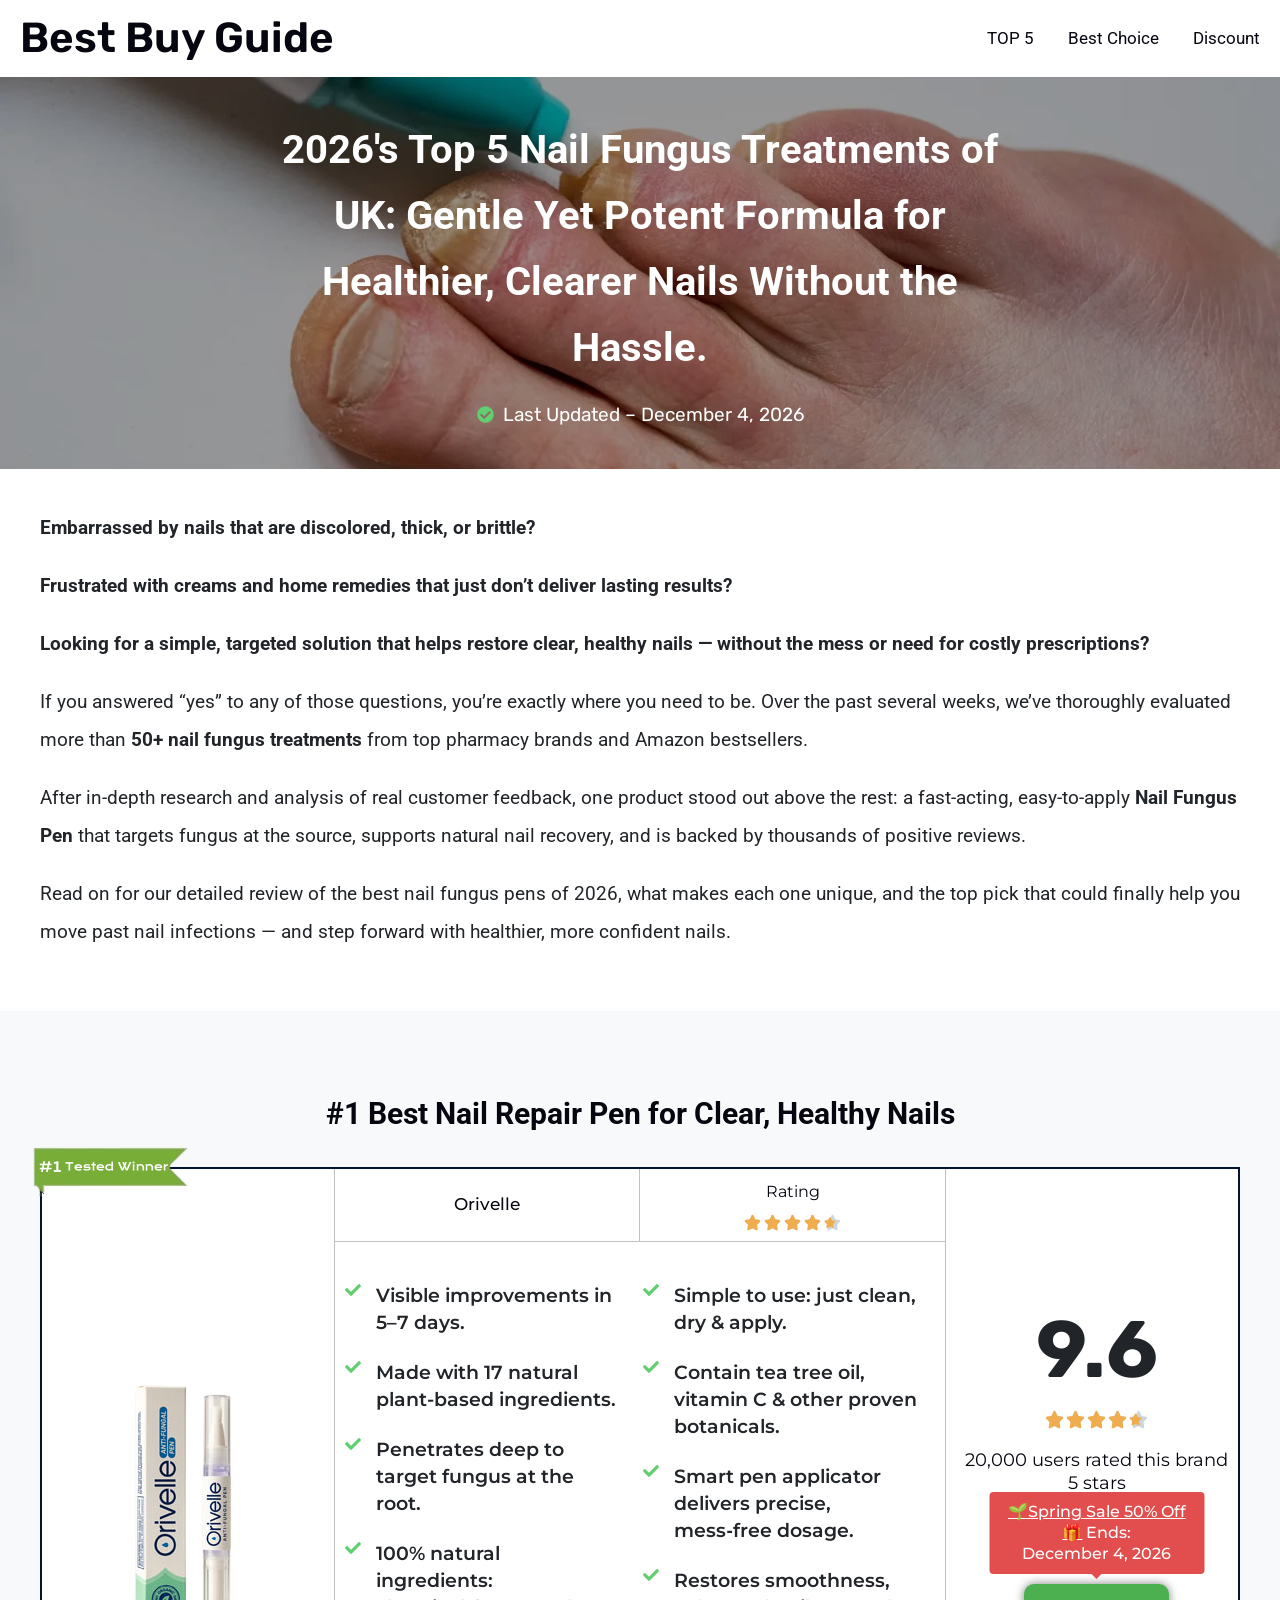
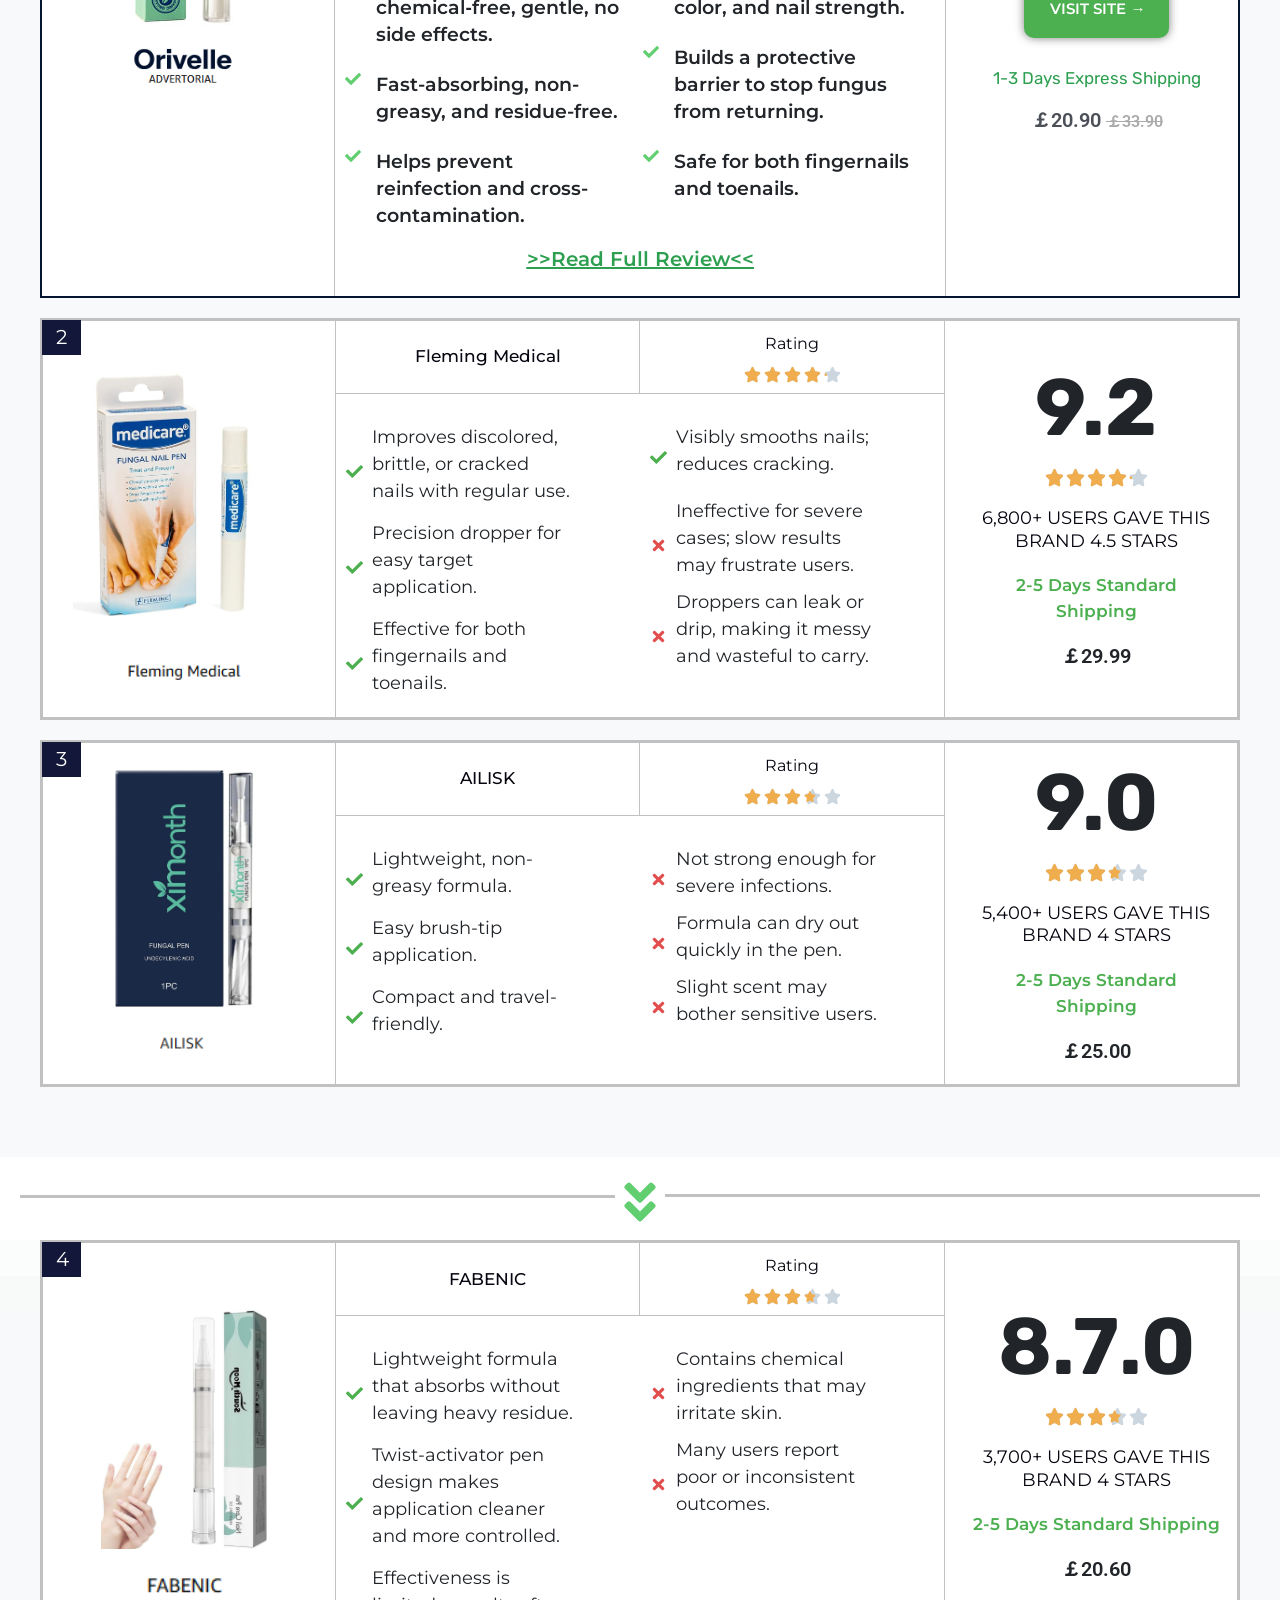
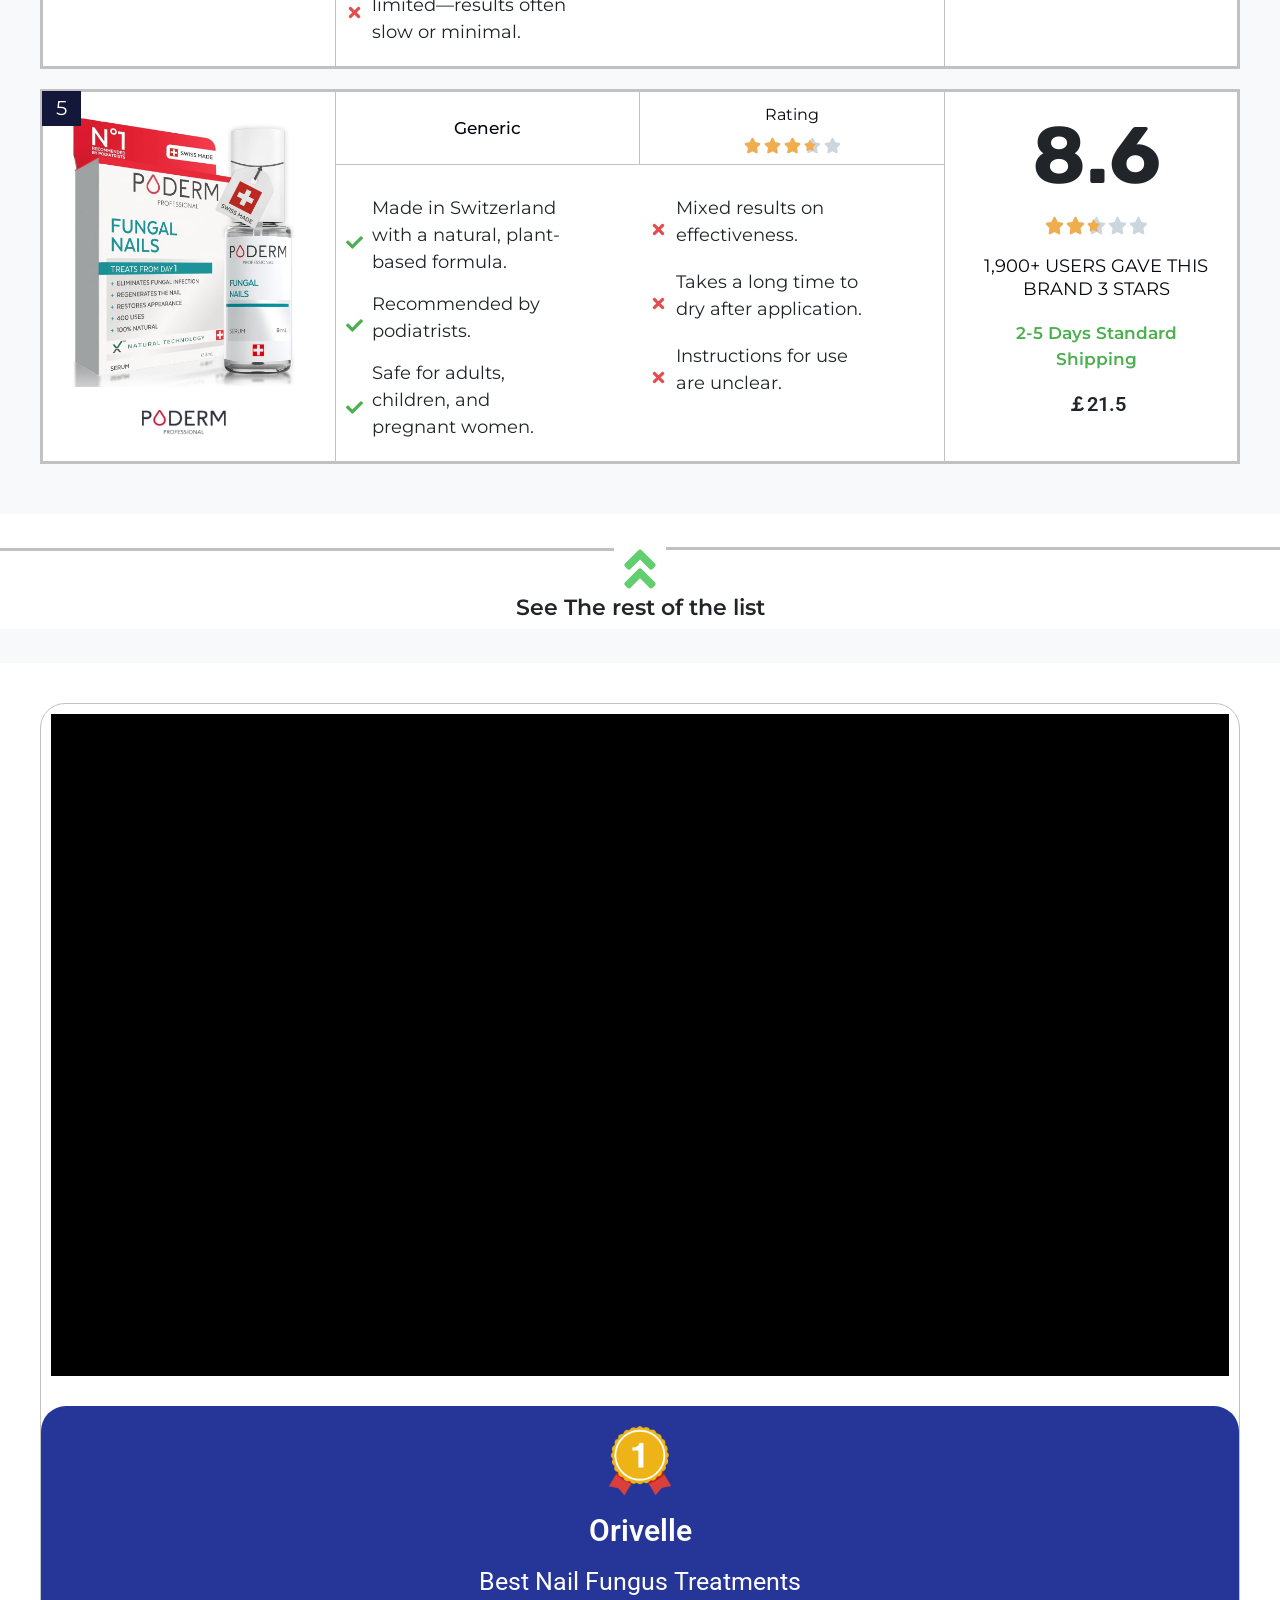
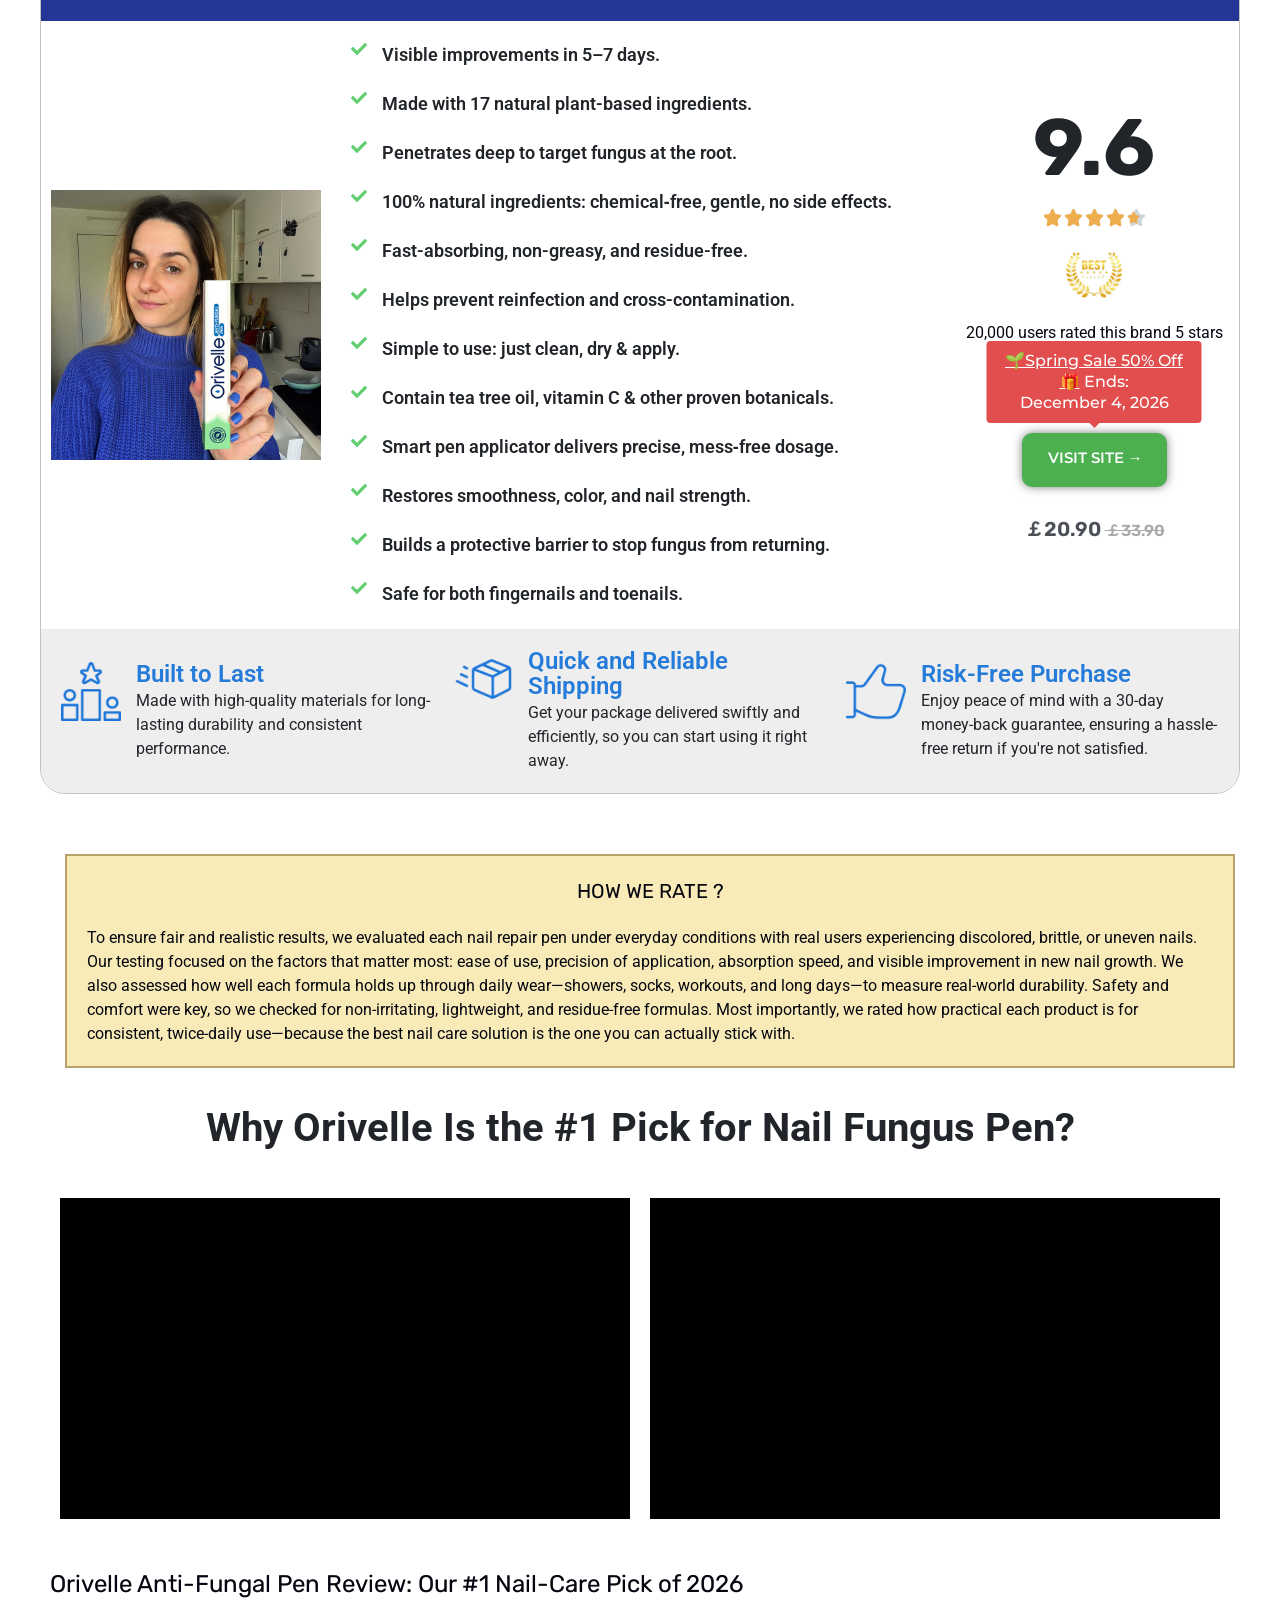
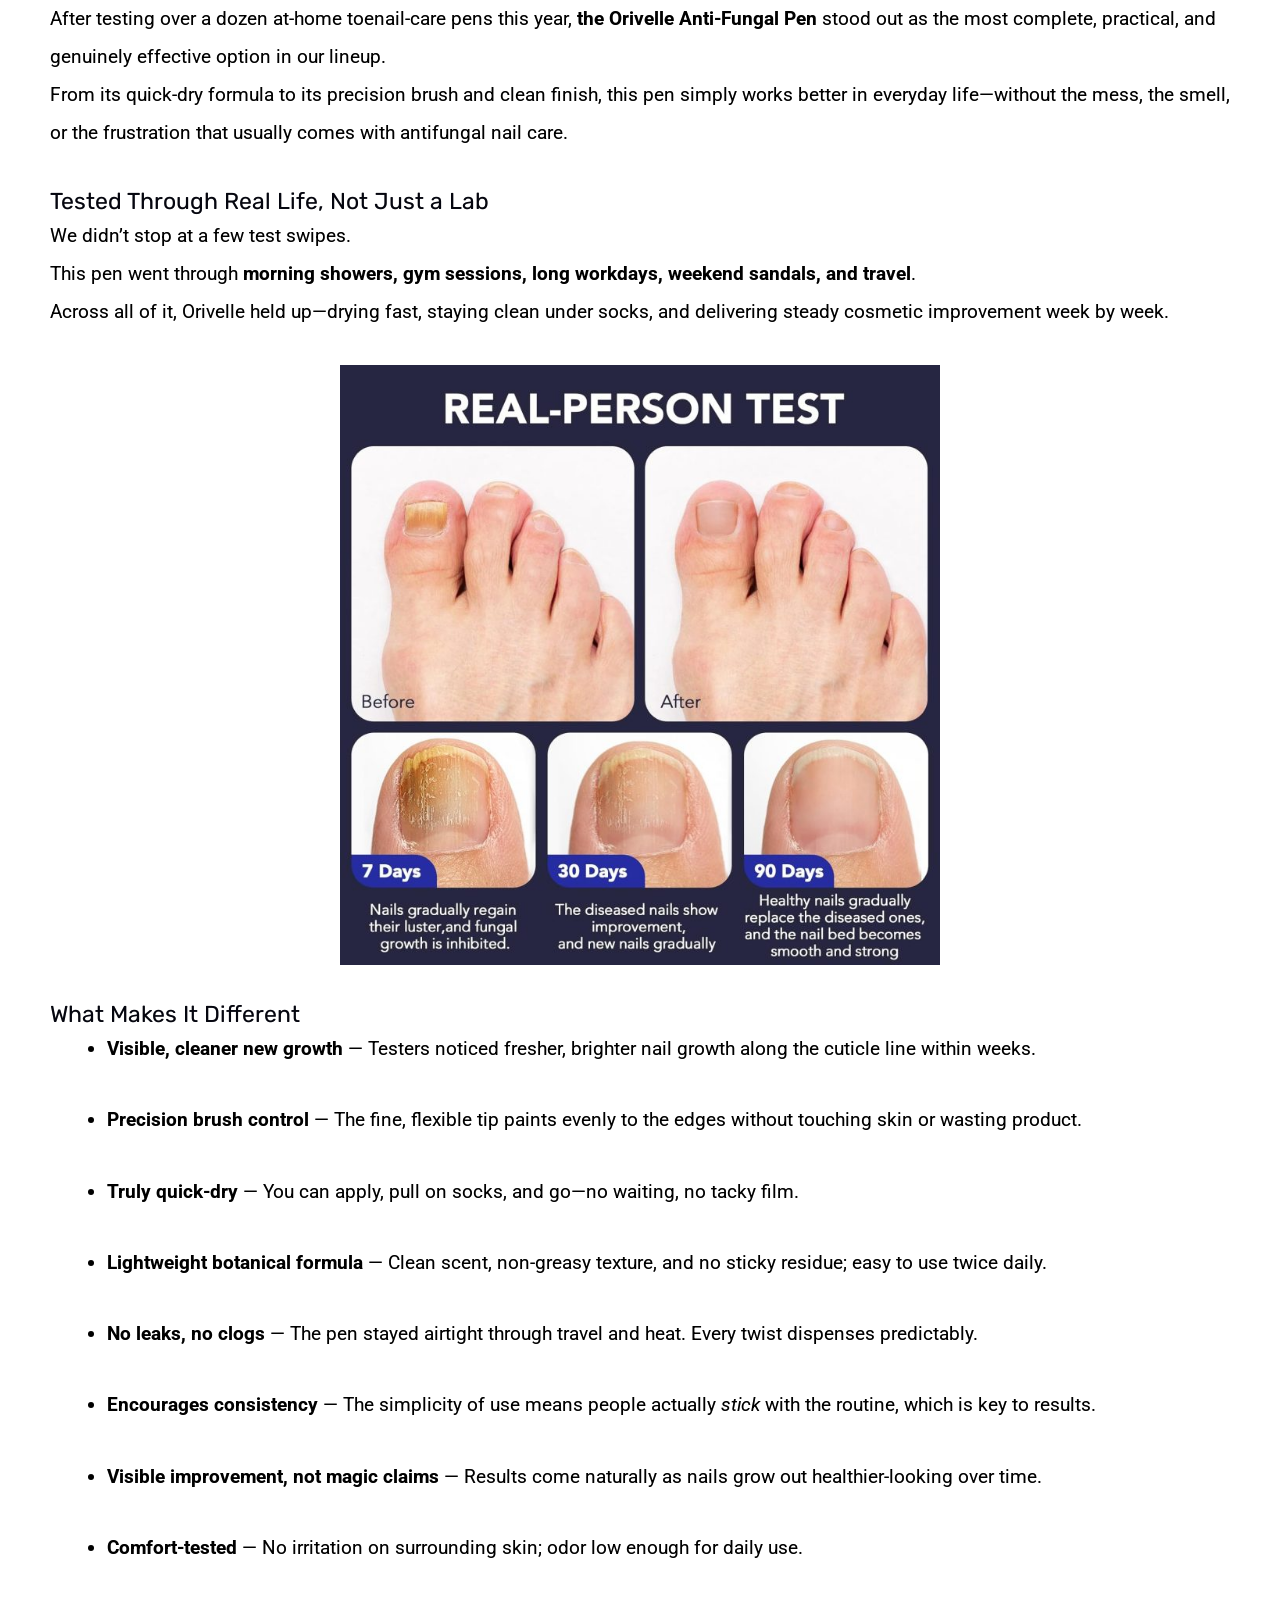
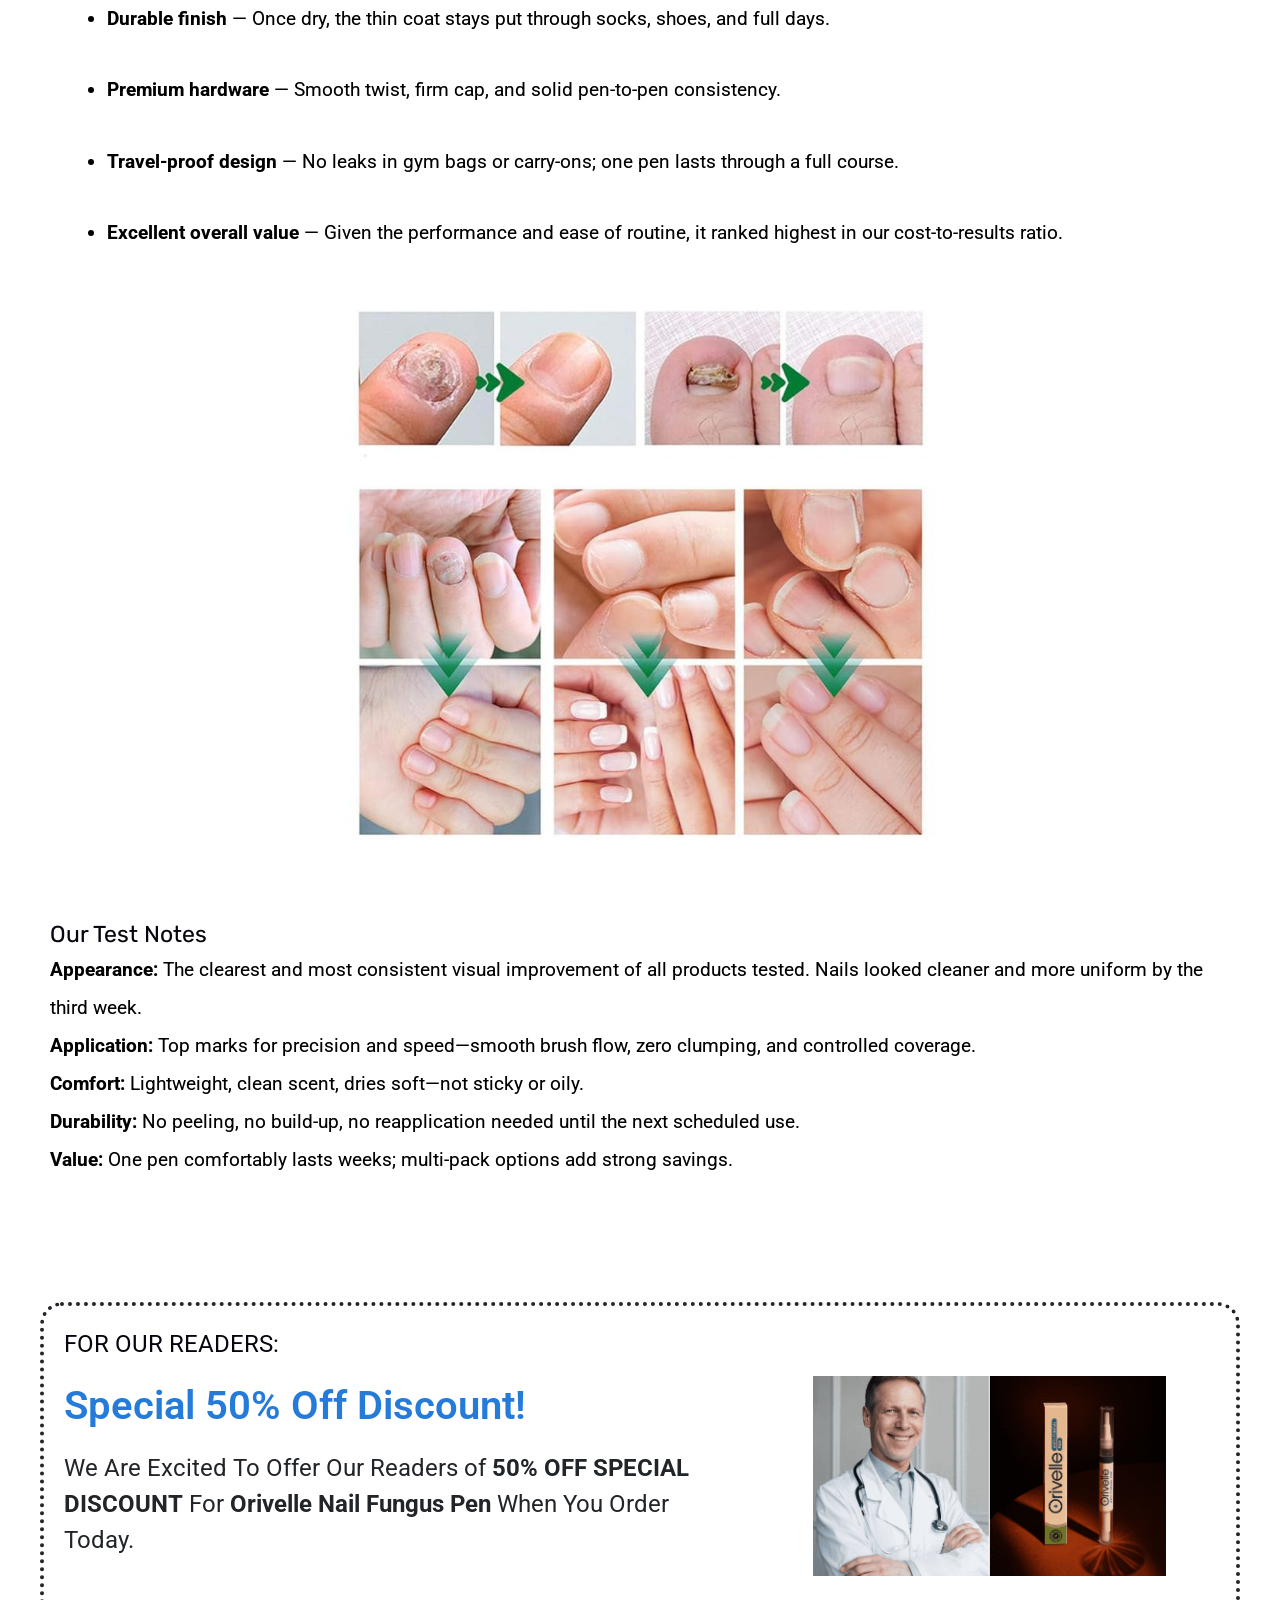
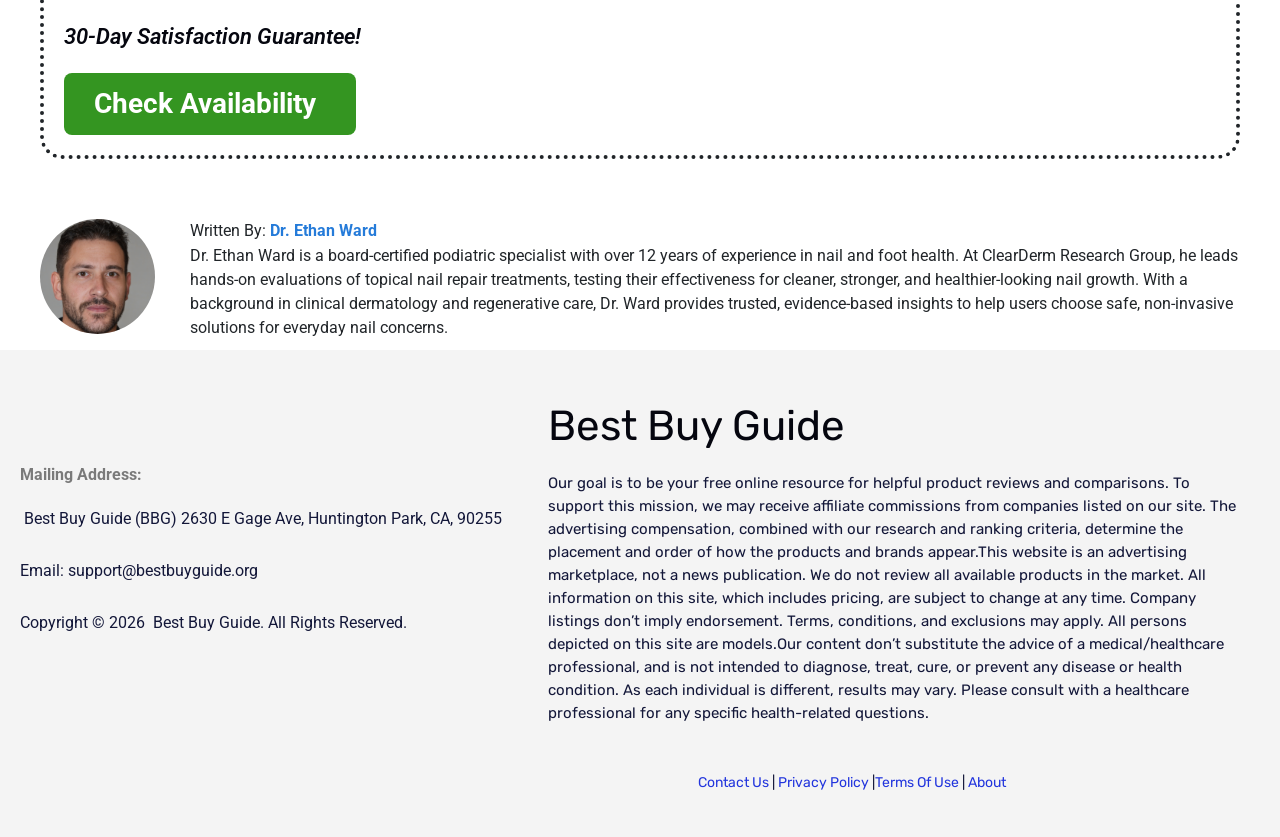
<file: orvldupl.html>
<!DOCTYPE html>
<html lang="en-GB">
<head>
<meta charset="UTF-8">
<meta name="viewport" content="width=device-width, initial-scale=1.0, viewport-fit=cover">
<title>Best Nail Fungus Pen-UK – Best Buy Guide</title>
<link rel="icon" href="orvldupl-assets/media/favicon1.png">
<script type="text/javascript" src="https://trk.selectgood.online/track.js?rtkcmpid=6a3a5c15b1a3e7cd5e1aa176"></script>
<link rel="preconnect" href="https://fonts.googleapis.com">
<link rel="preconnect" href="https://fonts.gstatic.com" crossorigin>
<link rel="stylesheet" href="orvldupl-assets/css/main.min.css" media="all">
<link rel="stylesheet" href="https://fonts.googleapis.com/css?family=Rubik:400%2C500&#038;display=fallback&#038;ver=4.11.2" media="all">
<link rel="stylesheet" href="orvldupl-assets/css/frontend.min.css" media="all">
<link rel="stylesheet" href="orvldupl-assets/css/elementor-icons.min.css" media="all">
<link rel="stylesheet" href="orvldupl-assets/css/global-styles-inline.css" media="all">
<link rel="stylesheet" href="orvldupl-assets/css/general.min.css" media="all">
<link rel="stylesheet" href="orvldupl-assets/css/eael-4687.css" media="all">
<link rel="stylesheet" href="orvldupl-assets/css/post-6.css" media="all">
<link rel="stylesheet" href="orvldupl-assets/css/all.min.css" media="all">
<link rel="stylesheet" href="orvldupl-assets/css/v4-shims.min.css" media="all">
<link rel="stylesheet" href="orvldupl-assets/css/widget-heading.min.css" media="all">
<link rel="stylesheet" href="orvldupl-assets/css/widget-icon-list.min.css" media="all">
<link rel="stylesheet" href="orvldupl-assets/css/widget-image.min.css" media="all">
<link rel="stylesheet" href="orvldupl-assets/css/widget-rating.min.css" media="all">
<link rel="stylesheet" href="orvldupl-assets/css/widget-icon-box.min.css" media="all">
<link rel="stylesheet" href="orvldupl-assets/css/widget-counter.min.css" media="all">
<link rel="stylesheet" href="orvldupl-assets/css/e-animation-wobble-vertical.min.css" media="all">
<link rel="stylesheet" href="orvldupl-assets/css/widget-divider.min.css" media="all">
<link rel="stylesheet" href="orvldupl-assets/css/widget-video.min.css" media="all">
<link rel="stylesheet" href="orvldupl-assets/css/widget-image-box.min.css" media="all">
<link rel="stylesheet" href="orvldupl-assets/css/post-4687.css" media="all">
<link rel="stylesheet" href="orvldupl-assets/css/robotoslab.css" media="all">
<link rel="stylesheet" href="orvldupl-assets/css/roboto.css" media="all">
<link rel="stylesheet" href="orvldupl-assets/css/montserrat.css" media="all">
<style id="astra-theme-css-inline-css">
:root{--ast-post-nav-space:0;--ast-container-default-xlg-padding:2.5em;--ast-container-default-lg-padding:2.5em;--ast-container-default-slg-padding:2em;--ast-container-default-md-padding:2.5em;--ast-container-default-sm-padding:2.5em;--ast-container-default-xs-padding:2.4em;--ast-container-default-xxs-padding:1.8em;--ast-code-block-background:#ECEFF3;--ast-comment-inputs-background:#F9FAFB;--ast-normal-container-width:1200px;--ast-narrow-container-width:750px;--ast-blog-title-font-weight:600;--ast-blog-meta-weight:600;--ast-global-color-primary:var(--ast-global-color-5);--ast-global-color-secondary:var(--ast-global-color-4);--ast-global-color-alternate-background:var(--ast-global-color-7);--ast-global-color-subtle-background:var(--ast-global-color-6);--ast-bg-style-guide:#F8FAFC;--ast-shadow-style-guide:0px 0px 4px 0 #00000057;--ast-global-dark-bg-style:#fff;--ast-global-dark-lfs:#fbfbfb;--ast-widget-bg-color:#fafafa;--ast-wc-container-head-bg-color:#fbfbfb;--ast-title-layout-bg:#eeeeee;--ast-search-border-color:#e7e7e7;--ast-lifter-hover-bg:#e6e6e6;--ast-gallery-block-color:#000;--srfm-color-input-label:var(--ast-global-color-2);}html{font-size:106.25%;}a{color:var(--ast-global-color-0);}a:hover,a:focus{color:var(--ast-global-color-1);}body,button,input,select,textarea,.ast-button,.ast-custom-button{font-family:'Rubik',sans-serif;font-weight:400;font-size:17px;font-size:1rem;line-height:var(--ast-body-line-height,1.65em);text-decoration:initial;}blockquote{color:var(--ast-global-color-3);}h1,.entry-content h1,h2,.entry-content h2,h3,.entry-content h3,h4,.entry-content h4,h5,.entry-content h5,h6,.entry-content h6,.site-title,.site-title a{font-family:'Rubik',sans-serif;font-weight:400;}.ast-site-identity .site-title a{color:var(--ast-global-color-2);}.site-title{font-size:24px;font-size:1.4117647058824rem;display:block;}.site-header .site-description{font-size:15px;font-size:0.88235294117647rem;display:none;}.entry-title{font-size:24px;font-size:1.4117647058824rem;}.ast-blog-single-element.ast-taxonomy-container a{font-size:14px;font-size:0.82352941176471rem;}.ast-blog-meta-container{font-size:13px;font-size:0.76470588235294rem;}.archive .ast-article-post .ast-article-inner,.blog .ast-article-post .ast-article-inner,.archive .ast-article-post .ast-article-inner:hover,.blog .ast-article-post .ast-article-inner:hover{border-top-left-radius:16px;border-top-right-radius:16px;border-bottom-right-radius:16px;border-bottom-left-radius:16px;overflow:hidden;}h1,.entry-content h1{font-size:50px;font-size:2.9411764705882rem;font-weight:400;font-family:'Rubik',sans-serif;line-height:1.2em;}h2,.entry-content h2{font-size:42px;font-size:2.4705882352941rem;font-weight:400;font-family:'Rubik',sans-serif;line-height:1.25em;}h3,.entry-content h3{font-size:24px;font-size:1.4117647058824rem;font-weight:400;font-family:'Rubik',sans-serif;line-height:1.3em;}h4,.entry-content h4{font-size:23px;font-size:1.3529411764706rem;line-height:1.4em;font-weight:400;font-family:'Rubik',sans-serif;}h5,.entry-content h5{font-size:20px;font-size:1.1764705882353rem;line-height:1.45em;font-weight:400;font-family:'Rubik',sans-serif;}h6,.entry-content h6{font-size:14px;font-size:0.82352941176471rem;line-height:1.6em;font-weight:400;font-family:'Rubik',sans-serif;text-transform:uppercase;letter-spacing:2px;}::selection{background-color:var(--ast-global-color-0);color:#ffffff;}body,h1,.entry-title a,.entry-content h1,h2,.entry-content h2,h3,.entry-content h3,h4,.entry-content h4,h5,.entry-content h5,h6,.entry-content h6{color:var(--ast-global-color-3);}.tagcloud a:hover,.tagcloud a:focus,.tagcloud a.current-item{color:#ffffff;border-color:var(--ast-global-color-0);background-color:var(--ast-global-color-0);}input:focus,input[type="text"]:focus,input[type="email"]:focus,input[type="url"]:focus,input[type="password"]:focus,input[type="reset"]:focus,input[type="search"]:focus,textarea:focus{border-color:var(--ast-global-color-0);}input[type="radio"]:checked,input[type=reset],input[type="checkbox"]:checked,input[type="checkbox"]:hover:checked,input[type="checkbox"]:focus:checked,input[type=range]::-webkit-slider-thumb{border-color:var(--ast-global-color-0);background-color:var(--ast-global-color-0);box-shadow:none;}.site-footer a:hover + .post-count,.site-footer a:focus + .post-count{background:var(--ast-global-color-0);border-color:var(--ast-global-color-0);}.single .nav-links .nav-previous,.single .nav-links .nav-next{color:var(--ast-global-color-0);}.entry-meta,.entry-meta *{line-height:1.45;color:var(--ast-global-color-0);font-weight:600;}.entry-meta a:not(.ast-button):hover,.entry-meta a:not(.ast-button):hover *,.entry-meta a:not(.ast-button):focus,.entry-meta a:not(.ast-button):focus *,.page-links > .page-link,.page-links .page-link:hover,.post-navigation a:hover{color:var(--ast-global-color-1);}#cat option,.secondary .calendar_wrap thead a,.secondary .calendar_wrap thead a:visited{color:var(--ast-global-color-0);}.secondary .calendar_wrap #today,.ast-progress-val span{background:var(--ast-global-color-0);}.secondary a:hover + .post-count,.secondary a:focus + .post-count{background:var(--ast-global-color-0);border-color:var(--ast-global-color-0);}.calendar_wrap #today > a{color:#ffffff;}.page-links .page-link,.single .post-navigation a{color:var(--ast-global-color-3);}.ast-search-menu-icon .search-form button.search-submit{padding:0 4px;}.ast-search-menu-icon form.search-form{padding-right:0;}.ast-search-menu-icon.slide-search input.search-field{width:0;}.ast-header-search .ast-search-menu-icon.ast-dropdown-active .search-form,.ast-header-search .ast-search-menu-icon.ast-dropdown-active .search-field:focus{transition:all 0.2s;}.search-form input.search-field:focus{outline:none;}.ast-search-menu-icon .search-form button.search-submit:focus,.ast-theme-transparent-header .ast-header-search .ast-dropdown-active .ast-icon,.ast-theme-transparent-header .ast-inline-search .search-field:focus .ast-icon{color:var(--ast-global-color-1);}.ast-header-search .slide-search .search-form{border:2px solid var(--ast-global-color-0);}.ast-header-search .slide-search .search-field{background-color:(--ast-global-dark-bg-style);}.ast-archive-title{color:var(--ast-global-color-2);}.widget-title,.widget .wp-block-heading{font-size:24px;font-size:1.4117647058824rem;color:var(--ast-global-color-2);}.ast-single-post .entry-content a,.ast-comment-content a:not(.ast-comment-edit-reply-wrap a){text-decoration:underline;}.ast-single-post .elementor-widget-button .elementor-button,.ast-single-post .entry-content .uagb-tab a,.ast-single-post .entry-content .uagb-ifb-cta a,.ast-single-post .entry-content .uabb-module-content a,.ast-single-post .entry-content .uagb-post-grid a,.ast-single-post .entry-content .uagb-timeline a,.ast-single-post .entry-content .uagb-toc__wrap a,.ast-single-post .entry-content .uagb-taxomony-box a,.ast-single-post .entry-content .woocommerce a,.entry-content .wp-block-latest-posts > li > a,.ast-single-post .entry-content .wp-block-file__button,a.ast-post-filter-single,.ast-single-post .ast-comment-content .comment-reply-link,.ast-single-post .ast-comment-content .comment-edit-link{text-decoration:none;}.ast-search-menu-icon.slide-search a:focus-visible:focus-visible,.astra-search-icon:focus-visible,#close:focus-visible,a:focus-visible,.ast-menu-toggle:focus-visible,.site .skip-link:focus-visible,.wp-block-loginout input:focus-visible,.wp-block-search.wp-block-search__button-inside .wp-block-search__inside-wrapper,.ast-header-navigation-arrow:focus-visible,.woocommerce .wc-proceed-to-checkout > .checkout-button:focus-visible,.woocommerce .woocommerce-MyAccount-navigation ul li a:focus-visible,.ast-orders-table__row .ast-orders-table__cell:focus-visible,.woocommerce .woocommerce-order-details .order-again > .button:focus-visible,.woocommerce .woocommerce-message a.button.wc-forward:focus-visible,.woocommerce #minus_qty:focus-visible,.woocommerce #plus_qty:focus-visible,a#ast-apply-coupon:focus-visible,.woocommerce .woocommerce-info a:focus-visible,.woocommerce .astra-shop-summary-wrap a:focus-visible,.woocommerce a.wc-forward:focus-visible,#ast-apply-coupon:focus-visible,.woocommerce-js .woocommerce-mini-cart-item a.remove:focus-visible,#close:focus-visible,.button.search-submit:focus-visible,#search_submit:focus,.normal-search:focus-visible,.ast-header-account-wrap:focus-visible,.woocommerce .ast-on-card-button.ast-quick-view-trigger:focus{outline-style:dotted;outline-color:inherit;outline-width:thin;}input:focus,input[type="text"]:focus,input[type="email"]:focus,input[type="url"]:focus,input[type="password"]:focus,input[type="reset"]:focus,input[type="search"]:focus,input[type="number"]:focus,textarea:focus,.wp-block-search__input:focus,[data-section="section-header-mobile-trigger"] .ast-button-wrap .ast-mobile-menu-trigger-minimal:focus,.ast-mobile-popup-drawer.active .menu-toggle-close:focus,.woocommerce-ordering select.orderby:focus,#ast-scroll-top:focus,#coupon_code:focus,.woocommerce-page #comment:focus,.woocommerce #reviews #respond input#submit:focus,.woocommerce a.add_to_cart_button:focus,.woocommerce .button.single_add_to_cart_button:focus,.woocommerce .woocommerce-cart-form button:focus,.woocommerce .woocommerce-cart-form__cart-item .quantity .qty:focus,.woocommerce .woocommerce-billing-fields .woocommerce-billing-fields__field-wrapper .woocommerce-input-wrapper > .input-text:focus,.woocommerce #order_comments:focus,.woocommerce #place_order:focus,.woocommerce .woocommerce-address-fields .woocommerce-address-fields__field-wrapper .woocommerce-input-wrapper > .input-text:focus,.woocommerce .woocommerce-MyAccount-content form button:focus,.woocommerce .woocommerce-MyAccount-content .woocommerce-EditAccountForm .woocommerce-form-row .woocommerce-Input.input-text:focus,.woocommerce .ast-woocommerce-container .woocommerce-pagination ul.page-numbers li a:focus,body #content .woocommerce form .form-row .select2-container--default .select2-selection--single:focus,#ast-coupon-code:focus,.woocommerce.woocommerce-js .quantity input[type=number]:focus,.woocommerce-js .woocommerce-mini-cart-item .quantity input[type=number]:focus,.woocommerce p#ast-coupon-trigger:focus{border-style:dotted;border-color:inherit;border-width:thin;}input{outline:none;}.ast-logo-title-inline .site-logo-img{padding-right:1em;}.site-logo-img img{ transition:all 0.2s linear;}body .ast-oembed-container *{position:absolute;top:0;width:100%;height:100%;left:0;}body .wp-block-embed-pocket-casts .ast-oembed-container *{position:unset;}.ast-single-post-featured-section + article {margin-top: 2em;}.site-content .ast-single-post-featured-section img {width: 100%;overflow: hidden;object-fit: cover;}.ast-separate-container .site-content .ast-single-post-featured-section + article {margin-top: -80px;z-index: 9;position: relative;border-radius: 4px;}@media (min-width: 922px) {.ast-no-sidebar .site-content .ast-article-image-container--wide {margin-left: -120px;margin-right: -120px;max-width: unset;width: unset;}.ast-left-sidebar .site-content .ast-article-image-container--wide,.ast-right-sidebar .site-content .ast-article-image-container--wide {margin-left: -10px;margin-right: -10px;}.site-content .ast-article-image-container--full {margin-left: calc( -50vw + 50%);margin-right: calc( -50vw + 50%);max-width: 100vw;width: 100vw;}.ast-left-sidebar .site-content .ast-article-image-container--full,.ast-right-sidebar .site-content .ast-article-image-container--full {margin-left: -10px;margin-right: -10px;max-width: inherit;width: auto;}}.site > .ast-single-related-posts-container {margin-top: 0;}@media (min-width: 922px) {.ast-desktop .ast-container--narrow {max-width: var(--ast-narrow-container-width);margin: 0 auto;}}.ast-page-builder-template .hentry {margin: 0;}.ast-page-builder-template .site-content > .ast-container {max-width: 100%;padding: 0;}.ast-page-builder-template .site .site-content #primary {padding: 0;margin: 0;}.ast-page-builder-template .no-results {text-align: center;margin: 4em auto;}.ast-page-builder-template .ast-pagination {padding: 2em;}.ast-page-builder-template .entry-header.ast-no-title.ast-no-thumbnail {margin-top: 0;}.ast-page-builder-template .entry-header.ast-header-without-markup {margin-top: 0;margin-bottom: 0;}.ast-page-builder-template .entry-header.ast-no-title.ast-no-meta {margin-bottom: 0;}.ast-page-builder-template.single .post-navigation {padding-bottom: 2em;}.ast-page-builder-template.single-post .site-content > .ast-container {max-width: 100%;}.ast-page-builder-template .entry-header {margin-top: 2em;margin-left: auto;margin-right: auto;}.ast-page-builder-template .ast-archive-description {margin: 2em auto 0;padding-left: 20px;padding-right: 20px;}.ast-page-builder-template .ast-row {margin-left: 0;margin-right: 0;}.single.ast-page-builder-template .entry-header + .entry-content,.single.ast-page-builder-template .ast-single-entry-banner + .site-content article .entry-content {margin-bottom: 2em;}@media(min-width: 921px) {.ast-page-builder-template.archive.ast-right-sidebar .ast-row article,.ast-page-builder-template.archive.ast-left-sidebar .ast-row article {padding-left: 0;padding-right: 0;}}input[type="text"],input[type="number"],input[type="email"],input[type="url"],input[type="password"],input[type="search"],input[type=reset],input[type=tel],input[type=date],select,textarea{font-size:16px;font-style:normal;font-weight:400;line-height:24px;width:100%;padding:12px 16px;border-radius:4px;box-shadow:0px 1px 2px 0px rgba(0,0,0,0.05);color:var(--ast-form-input-text,#475569);}input[type="text"],input[type="number"],input[type="email"],input[type="url"],input[type="password"],input[type="search"],input[type=reset],input[type=tel],input[type=date],select{height:40px;}input[type="date"]{border-width:1px;border-style:solid;border-color:var(--ast-border-color);background:var( --ast-global-color-secondary,--ast-global-color-5 );}input[type="text"]:focus,input[type="number"]:focus,input[type="email"]:focus,input[type="url"]:focus,input[type="password"]:focus,input[type="search"]:focus,input[type=reset]:focus,input[type="tel"]:focus,input[type="date"]:focus,select:focus,textarea:focus{border-color:#046BD2;box-shadow:none;outline:none;color:var(--ast-form-input-focus-text,#475569);}label,legend{color:#111827;font-size:14px;font-style:normal;font-weight:500;line-height:20px;}select{padding:6px 10px;}fieldset{padding:30px;border-radius:4px;}button,.ast-button,.button,input[type="button"],input[type="reset"],input[type="submit"]{border-radius:4px;box-shadow:0px 1px 2px 0px rgba(0,0,0,0.05);}:root{--ast-comment-inputs-background:#FFF;}::placeholder{color:var(--ast-form-field-color,#9CA3AF);}::-ms-input-placeholder{color:var(--ast-form-field-color,#9CA3AF);}@media (max-width:921.9px){#ast-desktop-header{display:none;}}@media (min-width:922px){#ast-mobile-header{display:none;}}.wp-block-buttons.aligncenter{justify-content:center;}@media (max-width:921px){.ast-theme-transparent-header #primary,.ast-theme-transparent-header #secondary{padding:0;}}@media (max-width:921px){.ast-plain-container.ast-no-sidebar #primary{padding:0;}}.ast-plain-container.ast-no-sidebar #primary{margin-top:0;margin-bottom:0;}@media (max-width:921px){.ast-separate-container #primary,.ast-narrow-container #primary{padding-top:0px;}}@media (max-width:544px){.ast-separate-container #primary,.ast-narrow-container #primary{padding-top:0px;}}@media (max-width:921px){.ast-separate-container #primary,.ast-narrow-container #primary{padding-bottom:0px;}}@media (max-width:544px){.ast-separate-container #primary,.ast-narrow-container #primary{padding-bottom:0px;}}.wp-block-button.is-style-outline .wp-block-button__link{border-color:var(--ast-global-color-0);border-top-width:02px;border-right-width:02px;border-bottom-width:02px;border-left-width:02px;}div.wp-block-button.is-style-outline > .wp-block-button__link:not(.has-text-color),div.wp-block-button.wp-block-button__link.is-style-outline:not(.has-text-color){color:var(--ast-global-color-0);}.wp-block-button.is-style-outline .wp-block-button__link:hover,.wp-block-buttons .wp-block-button.is-style-outline .wp-block-button__link:focus,.wp-block-buttons .wp-block-button.is-style-outline > .wp-block-button__link:not(.has-text-color):hover,.wp-block-buttons .wp-block-button.wp-block-button__link.is-style-outline:not(.has-text-color):hover{color:#ffffff;background-color:var(--ast-global-color-1);border-color:var(--ast-global-color-1);}.post-page-numbers.current .page-link,.ast-pagination .page-numbers.current{color:#ffffff;border-color:var(--ast-global-color-0);background-color:var(--ast-global-color-0);}.wp-block-button.is-style-outline .wp-block-button__link{border-top-width:02px;border-right-width:02px;border-bottom-width:02px;border-left-width:02px;}.wp-block-buttons .wp-block-button.is-style-outline .wp-block-button__link.wp-element-button,.ast-outline-button,.wp-block-uagb-buttons-child .uagb-buttons-repeater.ast-outline-button{border-color:var(--ast-global-color-0);border-top-width:02px;border-right-width:02px;border-bottom-width:02px;border-left-width:02px;font-family:'Rubik',sans-serif;font-weight:500;font-size:16px;font-size:0.94117647058824rem;line-height:1.3em;text-transform:capitalize;text-decoration:initial;letter-spacing:0;padding-top:14px;padding-right:28px;padding-bottom:14px;padding-left:28px;border-top-left-radius:5px;border-top-right-radius:5px;border-bottom-right-radius:5px;border-bottom-left-radius:5px;}.wp-block-buttons .wp-block-button.is-style-outline > .wp-block-button__link:not(.has-text-color),.wp-block-buttons .wp-block-button.wp-block-button__link.is-style-outline:not(.has-text-color),.ast-outline-button{color:var(--ast-global-color-0);}.wp-block-button.is-style-outline .wp-block-button__link:hover,.wp-block-buttons .wp-block-button.is-style-outline .wp-block-button__link:focus,.wp-block-buttons .wp-block-button.is-style-outline > .wp-block-button__link:not(.has-text-color):hover,.wp-block-buttons .wp-block-button.wp-block-button__link.is-style-outline:not(.has-text-color):hover,.ast-outline-button:hover,.ast-outline-button:focus,.wp-block-uagb-buttons-child .uagb-buttons-repeater.ast-outline-button:hover,.wp-block-uagb-buttons-child .uagb-buttons-repeater.ast-outline-button:focus{color:#ffffff;background-color:var(--ast-global-color-1);border-color:var(--ast-global-color-1);}.ast-single-post .entry-content a.ast-outline-button,.ast-single-post .entry-content .is-style-outline>.wp-block-button__link{text-decoration:none;}.wp-block-button .wp-block-button__link.wp-element-button.is-style-outline:not(.has-background),.wp-block-button.is-style-outline>.wp-block-button__link.wp-element-button:not(.has-background),.ast-outline-button{background-color:rgba(1,17,20,0);}.uagb-buttons-repeater.ast-outline-button{border-radius:9999px;}@media (max-width:921px){.wp-block-buttons .wp-block-button.is-style-outline .wp-block-button__link.wp-element-button,.ast-outline-button,.wp-block-uagb-buttons-child .uagb-buttons-repeater.ast-outline-button{font-size:14px;font-size:0.82352941176471rem;padding-top:10px;padding-right:24px;padding-bottom:10px;padding-left:24px;border-top-left-radius:5px;border-top-right-radius:5px;border-bottom-right-radius:5px;border-bottom-left-radius:5px;}}@media (max-width:544px){.wp-block-buttons .wp-block-button.is-style-outline .wp-block-button__link.wp-element-button,.ast-outline-button,.wp-block-uagb-buttons-child .uagb-buttons-repeater.ast-outline-button{font-size:14px;font-size:0.82352941176471rem;padding-top:10px;padding-right:22px;padding-bottom:10px;padding-left:22px;border-top-left-radius:5px;border-top-right-radius:5px;border-bottom-right-radius:5px;border-bottom-left-radius:5px;}}.entry-content[data-ast-blocks-layout] > figure{margin-bottom:1em;}h1.widget-title{font-weight:400;}h2.widget-title{font-weight:400;}h3.widget-title{font-weight:400;}.elementor-widget-container .elementor-loop-container .e-loop-item[data-elementor-type="loop-item"]{width:100%;} .content-area .elementor-widget-theme-post-content h1,.content-area .elementor-widget-theme-post-content h2,.content-area .elementor-widget-theme-post-content h3,.content-area .elementor-widget-theme-post-content h4,.content-area .elementor-widget-theme-post-content h5,.content-area .elementor-widget-theme-post-content h6{margin-top:1.5em;margin-bottom:calc(0.3em + 10px);}#page{display:flex;flex-direction:column;min-height:100vh;}.ast-404-layout-1 h1.page-title{color:var(--ast-global-color-2);}.single .post-navigation a{line-height:1em;height:inherit;}.error-404 .page-sub-title{font-size:1.5rem;font-weight:inherit;}.search .site-content .content-area .search-form{margin-bottom:0;}#page .site-content{flex-grow:1;}.widget{margin-bottom:1.25em;}#secondary li{line-height:1.5em;}#secondary .wp-block-group h2{margin-bottom:0.7em;}#secondary h2{font-size:1.7rem;}.ast-separate-container .ast-article-post,.ast-separate-container .ast-article-single,.ast-separate-container .comment-respond{padding:3em;}.ast-separate-container .ast-article-single .ast-article-single{padding:0;}.ast-article-single .wp-block-post-template-is-layout-grid{padding-left:0;}.ast-separate-container .comments-title,.ast-narrow-container .comments-title{padding:1.5em 2em;}.ast-page-builder-template .comment-form-textarea,.ast-comment-formwrap .ast-grid-common-col{padding:0;}.ast-comment-formwrap{padding:0;display:inline-flex;column-gap:20px;width:100%;margin-left:0;margin-right:0;}.comments-area textarea#comment:focus,.comments-area textarea#comment:active,.comments-area .ast-comment-formwrap input[type="text"]:focus,.comments-area .ast-comment-formwrap input[type="text"]:active {box-shadow:none;outline:none;}.archive.ast-page-builder-template .entry-header{margin-top:2em;}.ast-page-builder-template .ast-comment-formwrap{width:100%;}.entry-title{margin-bottom:0.6em;}.ast-archive-description p{font-size:inherit;font-weight:inherit;line-height:inherit;}.ast-separate-container .ast-comment-list li.depth-1,.hentry{margin-bottom:1.5em;}.site-content section.ast-archive-description{margin-bottom:2em;}@media (min-width:921px){.ast-left-sidebar.ast-page-builder-template #secondary,.archive.ast-right-sidebar.ast-page-builder-template .site-main{padding-left:20px;padding-right:20px;}}@media (max-width:544px){.ast-comment-formwrap.ast-row{column-gap:10px;display:inline-block;}#ast-commentform .ast-grid-common-col{position:relative;width:100%;}}@media (min-width:1201px){.ast-separate-container .ast-article-post,.ast-separate-container .ast-article-single,.ast-separate-container .ast-author-box,.ast-separate-container .ast-404-layout-1,.ast-separate-container .no-results{padding:3em;}} .content-area .elementor-widget-theme-post-content h1,.content-area .elementor-widget-theme-post-content h2,.content-area .elementor-widget-theme-post-content h3,.content-area .elementor-widget-theme-post-content h4,.content-area .elementor-widget-theme-post-content h5,.content-area .elementor-widget-theme-post-content h6{margin-top:1.5em;margin-bottom:calc(0.3em + 10px);}.elementor-loop-container .e-loop-item,.elementor-loop-container .ast-separate-container .ast-article-post,.elementor-loop-container .ast-separate-container .ast-article-single,.elementor-loop-container .ast-separate-container .comment-respond{padding:0px;}@media (max-width:921px){.ast-separate-container #primary,.ast-separate-container #secondary{padding:1.5em 0;}#primary,#secondary{padding:1.5em 0;margin:0;}.ast-left-sidebar #content > .ast-container{display:flex;flex-direction:column-reverse;width:100%;}}@media (min-width:922px){.ast-separate-container.ast-right-sidebar #primary,.ast-separate-container.ast-left-sidebar #primary{border:0;}.search-no-results.ast-separate-container #primary{margin-bottom:4em;}}.elementor-widget-button .elementor-button{border-style:solid;text-decoration:none;border-top-width:02px;border-right-width:02px;border-left-width:02px;border-bottom-width:02px;}.elementor-button.elementor-size-sm,.elementor-button.elementor-size-xs,.elementor-button.elementor-size-md,.elementor-button.elementor-size-lg,.elementor-button.elementor-size-xl,.elementor-button{border-top-left-radius:5px;border-top-right-radius:5px;border-bottom-right-radius:5px;border-bottom-left-radius:5px;padding-top:14px;padding-right:28px;padding-bottom:14px;padding-left:28px;}@media (max-width:921px){.elementor-widget-button .elementor-button.elementor-size-sm,.elementor-widget-button .elementor-button.elementor-size-xs,.elementor-widget-button .elementor-button.elementor-size-md,.elementor-widget-button .elementor-button.elementor-size-lg,.elementor-widget-button .elementor-button.elementor-size-xl,.elementor-widget-button .elementor-button{padding-top:10px;padding-right:24px;padding-bottom:10px;padding-left:24px;border-top-left-radius:5px;border-top-right-radius:5px;border-bottom-right-radius:5px;border-bottom-left-radius:5px;}}@media (max-width:544px){.elementor-widget-button .elementor-button.elementor-size-sm,.elementor-widget-button .elementor-button.elementor-size-xs,.elementor-widget-button .elementor-button.elementor-size-md,.elementor-widget-button .elementor-button.elementor-size-lg,.elementor-widget-button .elementor-button.elementor-size-xl,.elementor-widget-button .elementor-button{padding-top:10px;padding-right:22px;padding-bottom:10px;padding-left:22px;border-top-left-radius:5px;border-top-right-radius:5px;border-bottom-right-radius:5px;border-bottom-left-radius:5px;}}.elementor-widget-button .elementor-button{border-color:var(--ast-global-color-0);background-color:var(--ast-global-color-0);}.elementor-widget-button .elementor-button:hover,.elementor-widget-button .elementor-button:focus{color:#ffffff;background-color:var(--ast-global-color-1);border-color:var(--ast-global-color-1);}.wp-block-button .wp-block-button__link ,.elementor-widget-button .elementor-button,.elementor-widget-button .elementor-button:visited{color:#ffffff;}.elementor-widget-button .elementor-button{font-family:'Rubik',sans-serif;font-weight:500;font-size:16px;font-size:0.94117647058824rem;line-height:1.3em;text-transform:capitalize;letter-spacing:0;text-decoration:initial;}body .elementor-button.elementor-size-sm,body .elementor-button.elementor-size-xs,body .elementor-button.elementor-size-md,body .elementor-button.elementor-size-lg,body .elementor-button.elementor-size-xl,body .elementor-button{font-size:16px;font-size:0.94117647058824rem;}.wp-block-button .wp-block-button__link:hover,.wp-block-button .wp-block-button__link:focus{color:#ffffff;background-color:var(--ast-global-color-1);border-color:var(--ast-global-color-1);}.elementor-widget-heading h1.elementor-heading-title{line-height:1.2em;}.elementor-widget-heading h2.elementor-heading-title{line-height:1.25em;}.elementor-widget-heading h3.elementor-heading-title{line-height:1.3em;}.elementor-widget-heading h4.elementor-heading-title{line-height:1.4em;}.elementor-widget-heading h5.elementor-heading-title{line-height:1.45em;}.elementor-widget-heading h6.elementor-heading-title{line-height:1.6em;}.wp-block-button .wp-block-button__link,.wp-block-search .wp-block-search__button,body .wp-block-file .wp-block-file__button{border-style:solid;border-top-width:02px;border-right-width:02px;border-left-width:02px;border-bottom-width:02px;border-color:var(--ast-global-color-0);background-color:var(--ast-global-color-0);color:#ffffff;font-family:'Rubik',sans-serif;font-weight:500;line-height:1.3em;text-transform:capitalize;text-decoration:initial;letter-spacing:0;font-size:16px;font-size:0.94117647058824rem;border-top-left-radius:5px;border-top-right-radius:5px;border-bottom-right-radius:5px;border-bottom-left-radius:5px;padding-top:14px;padding-right:28px;padding-bottom:14px;padding-left:28px;}.ast-single-post .entry-content .wp-block-button .wp-block-button__link,.ast-single-post .entry-content .wp-block-search .wp-block-search__button,body .entry-content .wp-block-file .wp-block-file__button{text-decoration:none;}@media (max-width:921px){.wp-block-button .wp-block-button__link,.wp-block-search .wp-block-search__button,body .wp-block-file .wp-block-file__button{font-size:14px;font-size:0.82352941176471rem;padding-top:10px;padding-right:24px;padding-bottom:10px;padding-left:24px;border-top-left-radius:5px;border-top-right-radius:5px;border-bottom-right-radius:5px;border-bottom-left-radius:5px;}}@media (max-width:544px){.wp-block-button .wp-block-button__link,.wp-block-search .wp-block-search__button,body .wp-block-file .wp-block-file__button{font-size:14px;font-size:0.82352941176471rem;padding-top:10px;padding-right:22px;padding-bottom:10px;padding-left:22px;border-top-left-radius:5px;border-top-right-radius:5px;border-bottom-right-radius:5px;border-bottom-left-radius:5px;}}.menu-toggle,button,.ast-button,.ast-custom-button,.button,input#submit,input[type="button"],input[type="submit"],input[type="reset"],#comments .submit,.search .search-submit,form[CLASS*="wp-block-search__"].wp-block-search .wp-block-search__inside-wrapper .wp-block-search__button,body .wp-block-file .wp-block-file__button,.search .search-submit,.woocommerce-js a.button,.woocommerce button.button,.woocommerce .woocommerce-message a.button,.woocommerce #respond input#submit.alt,.woocommerce input.button.alt,.woocommerce input.button,.woocommerce input.button:disabled,.woocommerce input.button:disabled[disabled],.woocommerce input.button:disabled:hover,.woocommerce input.button:disabled[disabled]:hover,.woocommerce #respond input#submit,.woocommerce button.button.alt.disabled,.wc-block-grid__products .wc-block-grid__product .wp-block-button__link,.wc-block-grid__product-onsale,[CLASS*="wc-block"] button,.woocommerce-js .astra-cart-drawer .astra-cart-drawer-content .woocommerce-mini-cart__buttons .button:not(.checkout):not(.ast-continue-shopping),.woocommerce-js .astra-cart-drawer .astra-cart-drawer-content .woocommerce-mini-cart__buttons a.checkout,.woocommerce button.button.alt.disabled.wc-variation-selection-needed,[CLASS*="wc-block"] .wc-block-components-button{border-style:solid;border-top-width:02px;border-right-width:02px;border-left-width:02px;border-bottom-width:02px;color:#ffffff;border-color:var(--ast-global-color-0);background-color:var(--ast-global-color-0);padding-top:14px;padding-right:28px;padding-bottom:14px;padding-left:28px;font-family:'Rubik',sans-serif;font-weight:500;font-size:16px;font-size:0.94117647058824rem;line-height:1.3em;text-transform:capitalize;text-decoration:initial;letter-spacing:0;border-top-left-radius:5px;border-top-right-radius:5px;border-bottom-right-radius:5px;border-bottom-left-radius:5px;}button:focus,.menu-toggle:hover,button:hover,.ast-button:hover,.ast-custom-button:hover .button:hover,.ast-custom-button:hover ,input[type=reset]:hover,input[type=reset]:focus,input#submit:hover,input#submit:focus,input[type="button"]:hover,input[type="button"]:focus,input[type="submit"]:hover,input[type="submit"]:focus,form[CLASS*="wp-block-search__"].wp-block-search .wp-block-search__inside-wrapper .wp-block-search__button:hover,form[CLASS*="wp-block-search__"].wp-block-search .wp-block-search__inside-wrapper .wp-block-search__button:focus,body .wp-block-file .wp-block-file__button:hover,body .wp-block-file .wp-block-file__button:focus,.woocommerce-js a.button:hover,.woocommerce button.button:hover,.woocommerce .woocommerce-message a.button:hover,.woocommerce #respond input#submit:hover,.woocommerce #respond input#submit.alt:hover,.woocommerce input.button.alt:hover,.woocommerce input.button:hover,.woocommerce button.button.alt.disabled:hover,.wc-block-grid__products .wc-block-grid__product .wp-block-button__link:hover,[CLASS*="wc-block"] button:hover,.woocommerce-js .astra-cart-drawer .astra-cart-drawer-content .woocommerce-mini-cart__buttons .button:not(.checkout):not(.ast-continue-shopping):hover,.woocommerce-js .astra-cart-drawer .astra-cart-drawer-content .woocommerce-mini-cart__buttons a.checkout:hover,.woocommerce button.button.alt.disabled.wc-variation-selection-needed:hover,[CLASS*="wc-block"] .wc-block-components-button:hover,[CLASS*="wc-block"] .wc-block-components-button:focus{color:#ffffff;background-color:var(--ast-global-color-1);border-color:var(--ast-global-color-1);}form[CLASS*="wp-block-search__"].wp-block-search .wp-block-search__inside-wrapper .wp-block-search__button.has-icon{padding-top:calc(14px - 3px);padding-right:calc(28px - 3px);padding-bottom:calc(14px - 3px);padding-left:calc(28px - 3px);}@media (max-width:921px){.menu-toggle,button,.ast-button,.ast-custom-button,.button,input#submit,input[type="button"],input[type="submit"],input[type="reset"],#comments .submit,.search .search-submit,form[CLASS*="wp-block-search__"].wp-block-search .wp-block-search__inside-wrapper .wp-block-search__button,body .wp-block-file .wp-block-file__button,.search .search-submit,.woocommerce-js a.button,.woocommerce button.button,.woocommerce .woocommerce-message a.button,.woocommerce #respond input#submit.alt,.woocommerce input.button.alt,.woocommerce input.button,.woocommerce input.button:disabled,.woocommerce input.button:disabled[disabled],.woocommerce input.button:disabled:hover,.woocommerce input.button:disabled[disabled]:hover,.woocommerce #respond input#submit,.woocommerce button.button.alt.disabled,.wc-block-grid__products .wc-block-grid__product .wp-block-button__link,.wc-block-grid__product-onsale,[CLASS*="wc-block"] button,.woocommerce-js .astra-cart-drawer .astra-cart-drawer-content .woocommerce-mini-cart__buttons .button:not(.checkout):not(.ast-continue-shopping),.woocommerce-js .astra-cart-drawer .astra-cart-drawer-content .woocommerce-mini-cart__buttons a.checkout,.woocommerce button.button.alt.disabled.wc-variation-selection-needed,[CLASS*="wc-block"] .wc-block-components-button{padding-top:10px;padding-right:24px;padding-bottom:10px;padding-left:24px;font-size:14px;font-size:0.82352941176471rem;border-top-left-radius:5px;border-top-right-radius:5px;border-bottom-right-radius:5px;border-bottom-left-radius:5px;}}@media (max-width:544px){.menu-toggle,button,.ast-button,.ast-custom-button,.button,input#submit,input[type="button"],input[type="submit"],input[type="reset"],#comments .submit,.search .search-submit,form[CLASS*="wp-block-search__"].wp-block-search .wp-block-search__inside-wrapper .wp-block-search__button,body .wp-block-file .wp-block-file__button,.search .search-submit,.woocommerce-js a.button,.woocommerce button.button,.woocommerce .woocommerce-message a.button,.woocommerce #respond input#submit.alt,.woocommerce input.button.alt,.woocommerce input.button,.woocommerce input.button:disabled,.woocommerce input.button:disabled[disabled],.woocommerce input.button:disabled:hover,.woocommerce input.button:disabled[disabled]:hover,.woocommerce #respond input#submit,.woocommerce button.button.alt.disabled,.wc-block-grid__products .wc-block-grid__product .wp-block-button__link,.wc-block-grid__product-onsale,[CLASS*="wc-block"] button,.woocommerce-js .astra-cart-drawer .astra-cart-drawer-content .woocommerce-mini-cart__buttons .button:not(.checkout):not(.ast-continue-shopping),.woocommerce-js .astra-cart-drawer .astra-cart-drawer-content .woocommerce-mini-cart__buttons a.checkout,.woocommerce button.button.alt.disabled.wc-variation-selection-needed,[CLASS*="wc-block"] .wc-block-components-button{padding-top:10px;padding-right:22px;padding-bottom:10px;padding-left:22px;font-size:14px;font-size:0.82352941176471rem;border-top-left-radius:5px;border-top-right-radius:5px;border-bottom-right-radius:5px;border-bottom-left-radius:5px;}}@media (max-width:921px){.menu-toggle,button,.ast-button,.button,input#submit,input[type="button"],input[type="submit"],input[type="reset"]{font-size:14px;font-size:0.82352941176471rem;}.ast-mobile-header-stack .main-header-bar .ast-search-menu-icon{display:inline-block;}.ast-header-break-point.ast-header-custom-item-outside .ast-mobile-header-stack .main-header-bar .ast-search-icon{margin:0;}.ast-comment-avatar-wrap img{max-width:2.5em;}.ast-comment-meta{padding:0 1.8888em 1.3333em;}}@media (min-width:544px){.ast-container{max-width:100%;}}@media (max-width:544px){.ast-separate-container .ast-article-post,.ast-separate-container .ast-article-single,.ast-separate-container .comments-title,.ast-separate-container .ast-archive-description{padding:1.5em 1em;}.ast-separate-container #content .ast-container{padding-left:0.54em;padding-right:0.54em;}.ast-separate-container .ast-comment-list .bypostauthor{padding:.5em;}.ast-search-menu-icon.ast-dropdown-active .search-field{width:170px;}.menu-toggle,button,.ast-button,.button,input#submit,input[type="button"],input[type="submit"],input[type="reset"]{font-size:14px;font-size:0.82352941176471rem;}} #ast-mobile-header .ast-site-header-cart-li a{pointer-events:none;}@media (max-width:921px){.widget-title{font-size:21px;font-size:1.4rem;}body,button,input,select,textarea,.ast-button,.ast-custom-button{font-size:15px;font-size:0.88235294117647rem;}#secondary,#secondary button,#secondary input,#secondary select,#secondary textarea{font-size:15px;font-size:0.88235294117647rem;}.site-title{font-size:22px;font-size:1.2941176470588rem;display:block;}.site-header .site-description{display:none;}.entry-title{font-size:22px;font-size:1.2941176470588rem;}.ast-blog-meta-container{font-size:13px;font-size:0.76470588235294rem;}.archive .ast-article-post .ast-article-inner,.blog .ast-article-post .ast-article-inner{border-top-left-radius:16px;border-top-right-radius:16px;border-bottom-right-radius:16px;border-bottom-left-radius:16px;}h1,.entry-content h1{font-size:38px;}h2,.entry-content h2{font-size:30px;}h3,.entry-content h3{font-size:22px;}h4,.entry-content h4{font-size:20px;font-size:1.1764705882353rem;}h5,.entry-content h5{font-size:18px;font-size:1.0588235294118rem;}h6,.entry-content h6{font-size:14px;font-size:0.82352941176471rem;}}@media (max-width:544px){.widget-title{font-size:20px;font-size:1.4285714285714rem;}body,button,input,select,textarea,.ast-button,.ast-custom-button{font-size:14px;font-size:0.82352941176471rem;}#secondary,#secondary button,#secondary input,#secondary select,#secondary textarea{font-size:14px;font-size:0.82352941176471rem;}.site-title{font-size:20px;font-size:1.1764705882353rem;display:block;}.site-header .site-description{display:none;}.entry-title{font-size:18px;font-size:1.0588235294118rem;}.archive .ast-article-post .ast-article-inner,.blog .ast-article-post .ast-article-inner{border-top-left-radius:10px;border-top-right-radius:10px;border-bottom-right-radius:10px;border-bottom-left-radius:10px;}h1,.entry-content h1{font-size:28px;}h2,.entry-content h2{font-size:24px;}h3,.entry-content h3{font-size:20px;}h4,.entry-content h4{font-size:18px;font-size:1.0588235294118rem;}h5,.entry-content h5{font-size:16px;font-size:0.94117647058824rem;}h6,.entry-content h6{font-size:14px;font-size:0.82352941176471rem;}}@media (max-width:544px){html{font-size:106.25%;}}@media (min-width:922px){.ast-container{max-width:1240px;}}@media (min-width:922px){.site-content .ast-container{display:flex;}}@media (max-width:921px){.site-content .ast-container{flex-direction:column;}}.entry-content h1,.entry-content h2,.entry-content h3,.entry-content h4,.entry-content h5,.entry-content h6{clear:none;}@media (min-width:922px){.main-header-menu .sub-menu .menu-item.ast-left-align-sub-menu:hover > .sub-menu,.main-header-menu .sub-menu .menu-item.ast-left-align-sub-menu.focus > .sub-menu{margin-left:-0px;}}.entry-content li > p{margin-bottom:0;}.site .comments-area{padding-bottom:2em;margin-top:2em;}.wp-block-file {display: flex;align-items: center;flex-wrap: wrap;justify-content: space-between;}.wp-block-pullquote {border: none;}.wp-block-pullquote blockquote::before {content: "\201D";font-family: "Helvetica",sans-serif;display: flex;transform: rotate( 180deg );font-size: 6rem;font-style: normal;line-height: 1;font-weight: bold;align-items: center;justify-content: center;}.has-text-align-right > blockquote::before {justify-content: flex-start;}.has-text-align-left > blockquote::before {justify-content: flex-end;}figure.wp-block-pullquote.is-style-solid-color blockquote {max-width: 100%;text-align: inherit;}:root {--wp--custom--ast-default-block-top-padding: 100px;--wp--custom--ast-default-block-right-padding: 80px;--wp--custom--ast-default-block-bottom-padding: 100px;--wp--custom--ast-default-block-left-padding: 80px;--wp--custom--ast-container-width: 1200px;--wp--custom--ast-content-width-size: 1200px;--wp--custom--ast-wide-width-size: calc(1200px + var(--wp--custom--ast-default-block-left-padding) + var(--wp--custom--ast-default-block-right-padding));}.ast-narrow-container {--wp--custom--ast-content-width-size: 750px;--wp--custom--ast-wide-width-size: 750px;}@media(max-width: 921px) {:root {--wp--custom--ast-default-block-top-padding: 50px;--wp--custom--ast-default-block-right-padding: 50px;--wp--custom--ast-default-block-bottom-padding: 50px;--wp--custom--ast-default-block-left-padding: 50px;}}@media(max-width: 544px) {:root {--wp--custom--ast-default-block-top-padding: 50px;--wp--custom--ast-default-block-right-padding: 30px;--wp--custom--ast-default-block-bottom-padding: 50px;--wp--custom--ast-default-block-left-padding: 30px;}}.entry-content > .wp-block-group,.entry-content > .wp-block-cover,.entry-content > .wp-block-columns {padding-top: var(--wp--custom--ast-default-block-top-padding);padding-right: var(--wp--custom--ast-default-block-right-padding);padding-bottom: var(--wp--custom--ast-default-block-bottom-padding);padding-left: var(--wp--custom--ast-default-block-left-padding);}.ast-plain-container.ast-no-sidebar .entry-content > .alignfull,.ast-page-builder-template .ast-no-sidebar .entry-content > .alignfull {margin-left: calc( -50vw + 50%);margin-right: calc( -50vw + 50%);max-width: 100vw;width: 100vw;}.ast-plain-container.ast-no-sidebar .entry-content .alignfull .alignfull,.ast-page-builder-template.ast-no-sidebar .entry-content .alignfull .alignfull,.ast-plain-container.ast-no-sidebar .entry-content .alignfull .alignwide,.ast-page-builder-template.ast-no-sidebar .entry-content .alignfull .alignwide,.ast-plain-container.ast-no-sidebar .entry-content .alignwide .alignfull,.ast-page-builder-template.ast-no-sidebar .entry-content .alignwide .alignfull,.ast-plain-container.ast-no-sidebar .entry-content .alignwide .alignwide,.ast-page-builder-template.ast-no-sidebar .entry-content .alignwide .alignwide,.ast-plain-container.ast-no-sidebar .entry-content .wp-block-column .alignfull,.ast-page-builder-template.ast-no-sidebar .entry-content .wp-block-column .alignfull,.ast-plain-container.ast-no-sidebar .entry-content .wp-block-column .alignwide,.ast-page-builder-template.ast-no-sidebar .entry-content .wp-block-column .alignwide {margin-left: auto;margin-right: auto;width: 100%;}[data-ast-blocks-layout] .wp-block-separator:not(.is-style-dots) {height: 0;}[data-ast-blocks-layout] .wp-block-separator {margin: 20px auto;}[data-ast-blocks-layout] .wp-block-separator:not(.is-style-wide):not(.is-style-dots) {max-width: 100px;}[data-ast-blocks-layout] .wp-block-separator.has-background {padding: 0;}.entry-content[data-ast-blocks-layout] > * {max-width: var(--wp--custom--ast-content-width-size);margin-left: auto;margin-right: auto;}.entry-content[data-ast-blocks-layout] > .alignwide {max-width: var(--wp--custom--ast-wide-width-size);}.entry-content[data-ast-blocks-layout] .alignfull {max-width: none;}.entry-content .wp-block-columns {margin-bottom: 0;}blockquote {margin: 1.5em;border-color: rgba(0,0,0,0.05);}.wp-block-quote:not(.has-text-align-right):not(.has-text-align-center) {border-left: 5px solid rgba(0,0,0,0.05);}.has-text-align-right > blockquote,blockquote.has-text-align-right {border-right: 5px solid rgba(0,0,0,0.05);}.has-text-align-left > blockquote,blockquote.has-text-align-left {border-left: 5px solid rgba(0,0,0,0.05);}.wp-block-site-tagline,.wp-block-latest-posts .read-more {margin-top: 15px;}.wp-block-loginout p label {display: block;}.wp-block-loginout p:not(.login-remember):not(.login-submit) input {width: 100%;}.wp-block-loginout input:focus {border-color: transparent;}.wp-block-loginout input:focus {outline: thin dotted;}.entry-content .wp-block-media-text .wp-block-media-text__content {padding: 0 0 0 8%;}.entry-content .wp-block-media-text.has-media-on-the-right .wp-block-media-text__content {padding: 0 8% 0 0;}.entry-content .wp-block-media-text.has-background .wp-block-media-text__content {padding: 8%;}.entry-content .wp-block-cover:not([class*="background-color"]):not(.has-text-color.has-link-color) .wp-block-cover__inner-container,.entry-content .wp-block-cover:not([class*="background-color"]) .wp-block-cover-image-text,.entry-content .wp-block-cover:not([class*="background-color"]) .wp-block-cover-text,.entry-content .wp-block-cover-image:not([class*="background-color"]) .wp-block-cover__inner-container,.entry-content .wp-block-cover-image:not([class*="background-color"]) .wp-block-cover-image-text,.entry-content .wp-block-cover-image:not([class*="background-color"]) .wp-block-cover-text {color: var(--ast-global-color-primary,var(--ast-global-color-5));}.wp-block-loginout .login-remember input {width: 1.1rem;height: 1.1rem;margin: 0 5px 4px 0;vertical-align: middle;}.wp-block-latest-posts > li > *:first-child,.wp-block-latest-posts:not(.is-grid) > li:first-child {margin-top: 0;}.entry-content > .wp-block-buttons,.entry-content > .wp-block-uagb-buttons {margin-bottom: 1.5em;}.wp-block-search__inside-wrapper .wp-block-search__input {padding: 0 10px;color: var(--ast-global-color-3);background: var(--ast-global-color-primary,var(--ast-global-color-5));border-color: var(--ast-border-color);}.wp-block-latest-posts .read-more {margin-bottom: 1.5em;}.wp-block-search__no-button .wp-block-search__inside-wrapper .wp-block-search__input {padding-top: 5px;padding-bottom: 5px;}.wp-block-latest-posts .wp-block-latest-posts__post-date,.wp-block-latest-posts .wp-block-latest-posts__post-author {font-size: 1rem;}.wp-block-latest-posts > li > *,.wp-block-latest-posts:not(.is-grid) > li {margin-top: 12px;margin-bottom: 12px;}.ast-page-builder-template .entry-content[data-ast-blocks-layout] > *,.ast-page-builder-template .entry-content[data-ast-blocks-layout] > .alignfull:not(.wp-block-group):not(.uagb-is-root-container) > * {max-width: none;}.ast-page-builder-template .entry-content[data-ast-blocks-layout] > .alignwide:not(.uagb-is-root-container) > * {max-width: var(--wp--custom--ast-wide-width-size);}.ast-page-builder-template .entry-content[data-ast-blocks-layout] > .inherit-container-width > *,.ast-page-builder-template .entry-content[data-ast-blocks-layout] > *:not(.wp-block-group):not(.uagb-is-root-container) > *,.entry-content[data-ast-blocks-layout] > .wp-block-cover .wp-block-cover__inner-container {max-width: var(--wp--custom--ast-content-width-size) ;margin-left: auto;margin-right: auto;}.entry-content[data-ast-blocks-layout] .wp-block-cover:not(.alignleft):not(.alignright) {width: auto;}@media(max-width: 1200px) {.ast-separate-container .entry-content > .alignfull,.ast-separate-container .entry-content[data-ast-blocks-layout] > .alignwide,.ast-plain-container .entry-content[data-ast-blocks-layout] > .alignwide,.ast-plain-container .entry-content .alignfull {margin-left: calc(-1 * min(var(--ast-container-default-xlg-padding),20px)) ;margin-right: calc(-1 * min(var(--ast-container-default-xlg-padding),20px));}}@media(min-width: 1201px) {.ast-separate-container .entry-content > .alignfull {margin-left: calc(-1 * var(--ast-container-default-xlg-padding) );margin-right: calc(-1 * var(--ast-container-default-xlg-padding) );}.ast-separate-container .entry-content[data-ast-blocks-layout] > .alignwide,.ast-plain-container .entry-content[data-ast-blocks-layout] > .alignwide {margin-left: calc(-1 * var(--wp--custom--ast-default-block-left-padding) );margin-right: calc(-1 * var(--wp--custom--ast-default-block-right-padding) );}}@media(min-width: 921px) {.ast-separate-container .entry-content .wp-block-group.alignwide:not(.inherit-container-width) > :where(:not(.alignleft):not(.alignright)),.ast-plain-container .entry-content .wp-block-group.alignwide:not(.inherit-container-width) > :where(:not(.alignleft):not(.alignright)) {max-width: calc( var(--wp--custom--ast-content-width-size) + 80px );}.ast-plain-container.ast-right-sidebar .entry-content[data-ast-blocks-layout] .alignfull,.ast-plain-container.ast-left-sidebar .entry-content[data-ast-blocks-layout] .alignfull {margin-left: -60px;margin-right: -60px;}}@media(min-width: 544px) {.entry-content > .alignleft {margin-right: 20px;}.entry-content > .alignright {margin-left: 20px;}}@media (max-width:544px){.wp-block-columns .wp-block-column:not(:last-child){margin-bottom:20px;}.wp-block-latest-posts{margin:0;}}@media( max-width: 600px ) {.entry-content .wp-block-media-text .wp-block-media-text__content,.entry-content .wp-block-media-text.has-media-on-the-right .wp-block-media-text__content {padding: 8% 0 0;}.entry-content .wp-block-media-text.has-background .wp-block-media-text__content {padding: 8%;}}.ast-narrow-container .site-content .wp-block-uagb-image--align-full .wp-block-uagb-image__figure {max-width: 100%;margin-left: auto;margin-right: auto;}.entry-content ul,.entry-content ol {padding: revert;margin: revert;padding-left: 20px;}:root .has-ast-global-color-0-color{color:var(--ast-global-color-0);}:root .has-ast-global-color-0-background-color{background-color:var(--ast-global-color-0);}:root .wp-block-button .has-ast-global-color-0-color{color:var(--ast-global-color-0);}:root .wp-block-button .has-ast-global-color-0-background-color{background-color:var(--ast-global-color-0);}:root .has-ast-global-color-1-color{color:var(--ast-global-color-1);}:root .has-ast-global-color-1-background-color{background-color:var(--ast-global-color-1);}:root .wp-block-button .has-ast-global-color-1-color{color:var(--ast-global-color-1);}:root .wp-block-button .has-ast-global-color-1-background-color{background-color:var(--ast-global-color-1);}:root .has-ast-global-color-2-color{color:var(--ast-global-color-2);}:root .has-ast-global-color-2-background-color{background-color:var(--ast-global-color-2);}:root .wp-block-button .has-ast-global-color-2-color{color:var(--ast-global-color-2);}:root .wp-block-button .has-ast-global-color-2-background-color{background-color:var(--ast-global-color-2);}:root .has-ast-global-color-3-color{color:var(--ast-global-color-3);}:root .has-ast-global-color-3-background-color{background-color:var(--ast-global-color-3);}:root .wp-block-button .has-ast-global-color-3-color{color:var(--ast-global-color-3);}:root .wp-block-button .has-ast-global-color-3-background-color{background-color:var(--ast-global-color-3);}:root .has-ast-global-color-4-color{color:var(--ast-global-color-4);}:root .has-ast-global-color-4-background-color{background-color:var(--ast-global-color-4);}:root .wp-block-button .has-ast-global-color-4-color{color:var(--ast-global-color-4);}:root .wp-block-button .has-ast-global-color-4-background-color{background-color:var(--ast-global-color-4);}:root .has-ast-global-color-5-color{color:var(--ast-global-color-5);}:root .has-ast-global-color-5-background-color{background-color:var(--ast-global-color-5);}:root .wp-block-button .has-ast-global-color-5-color{color:var(--ast-global-color-5);}:root .wp-block-button .has-ast-global-color-5-background-color{background-color:var(--ast-global-color-5);}:root .has-ast-global-color-6-color{color:var(--ast-global-color-6);}:root .has-ast-global-color-6-background-color{background-color:var(--ast-global-color-6);}:root .wp-block-button .has-ast-global-color-6-color{color:var(--ast-global-color-6);}:root .wp-block-button .has-ast-global-color-6-background-color{background-color:var(--ast-global-color-6);}:root .has-ast-global-color-7-color{color:var(--ast-global-color-7);}:root .has-ast-global-color-7-background-color{background-color:var(--ast-global-color-7);}:root .wp-block-button .has-ast-global-color-7-color{color:var(--ast-global-color-7);}:root .wp-block-button .has-ast-global-color-7-background-color{background-color:var(--ast-global-color-7);}:root .has-ast-global-color-8-color{color:var(--ast-global-color-8);}:root .has-ast-global-color-8-background-color{background-color:var(--ast-global-color-8);}:root .wp-block-button .has-ast-global-color-8-color{color:var(--ast-global-color-8);}:root .wp-block-button .has-ast-global-color-8-background-color{background-color:var(--ast-global-color-8);}:root{--ast-global-color-0:#2235DD;--ast-global-color-1:#1a2bc6;--ast-global-color-2:#05060F;--ast-global-color-3:#131739;--ast-global-color-4:#f0f1fd;--ast-global-color-5:#FFFFFF;--ast-global-color-6:#E4E7FD;--ast-global-color-7:#131739;--ast-global-color-8:#222222;}:root {--ast-border-color : var(--ast-global-color-6);}.site .site-content #primary{margin-top:0px;margin-bottom:0px;margin-left:0px;margin-right:0px;}.site .site-content #primary .ast-article-single,.ast-separate-container .site-content #secondary .widget{padding-top:0px;padding-bottom:0px;padding-left:0px;padding-right:0px;}.ast-single-entry-banner {-js-display: flex;display: flex;flex-direction: column;justify-content: center;text-align: center;position: relative;background: var(--ast-title-layout-bg);}.ast-single-entry-banner[data-banner-layout="layout-1"] {max-width: 1200px;background: inherit;padding: 20px 0;}.ast-single-entry-banner[data-banner-width-type="custom"] {margin: 0 auto;width: 100%;}.ast-single-entry-banner + .site-content .entry-header {margin-bottom: 0;}.site .ast-author-avatar {--ast-author-avatar-size: ;}a.ast-underline-text {text-decoration: underline;}.ast-container > .ast-terms-link {position: relative;display: block;}a.ast-button.ast-badge-tax {padding: 4px 8px;border-radius: 3px;font-size: inherit;}header.entry-header:not(.related-entry-header) .entry-title{font-weight:600;font-size:32px;font-size:1.8823529411765rem;}header.entry-header:not(.related-entry-header) > *:not(:last-child){margin-bottom:10px;}header.entry-header:not(.related-entry-header) .post-thumb-img-content{text-align:center;}header.entry-header:not(.related-entry-header) .post-thumb img,.ast-single-post-featured-section.post-thumb img{aspect-ratio:16/9;width:100%;height:100%;}.ast-archive-entry-banner {-js-display: flex;display: flex;flex-direction: column;justify-content: center;text-align: center;position: relative;background: var(--ast-title-layout-bg);}.ast-archive-entry-banner[data-banner-width-type="custom"] {margin: 0 auto;width: 100%;}.ast-archive-entry-banner[data-banner-layout="layout-1"] {background: inherit;padding: 20px 0;text-align: left;}body.archive .ast-archive-description{max-width:1200px;width:100%;text-align:left;padding-top:3em;padding-right:3em;padding-bottom:3em;padding-left:3em;}body.archive .ast-archive-description .ast-archive-title,body.archive .ast-archive-description .ast-archive-title *{font-weight:600;font-size:32px;font-size:1.8823529411765rem;}body.archive .ast-archive-description > *:not(:last-child){margin-bottom:10px;}@media (max-width:921px){body.archive .ast-archive-description{text-align:left;}}@media (max-width:544px){body.archive .ast-archive-description{text-align:left;}}.ast-breadcrumbs .trail-browse,.ast-breadcrumbs .trail-items,.ast-breadcrumbs .trail-items li{display:inline-block;margin:0;padding:0;border:none;background:inherit;text-indent:0;text-decoration:none;}.ast-breadcrumbs .trail-browse{font-size:inherit;font-style:inherit;font-weight:inherit;color:inherit;}.ast-breadcrumbs .trail-items{list-style:none;}.trail-items li::after{padding:0 0.3em;content:"\00bb";}.trail-items li:last-of-type::after{display:none;}h1,.entry-content h1,h2,.entry-content h2,h3,.entry-content h3,h4,.entry-content h4,h5,.entry-content h5,h6,.entry-content h6{color:var(--ast-global-color-2);}.entry-title a{color:var(--ast-global-color-2);}@media (max-width:921px){.ast-builder-grid-row-container.ast-builder-grid-row-tablet-3-firstrow .ast-builder-grid-row > *:first-child,.ast-builder-grid-row-container.ast-builder-grid-row-tablet-3-lastrow .ast-builder-grid-row > *:last-child{grid-column:1 / -1;}}@media (max-width:544px){.ast-builder-grid-row-container.ast-builder-grid-row-mobile-3-firstrow .ast-builder-grid-row > *:first-child,.ast-builder-grid-row-container.ast-builder-grid-row-mobile-3-lastrow .ast-builder-grid-row > *:last-child{grid-column:1 / -1;}}.ast-builder-layout-element[data-section="title_tagline"]{display:flex;}@media (max-width:921px){.ast-header-break-point .ast-builder-layout-element[data-section="title_tagline"]{display:flex;}}@media (max-width:544px){.ast-header-break-point .ast-builder-layout-element[data-section="title_tagline"]{display:flex;}}.ast-builder-menu-1{font-family:inherit;font-weight:inherit;}.ast-builder-menu-1 .menu-item > .menu-link{color:var(--ast-global-color-2);}.ast-builder-menu-1 .menu-item > .ast-menu-toggle{color:var(--ast-global-color-2);}.ast-builder-menu-1 .menu-item:hover > .menu-link,.ast-builder-menu-1 .inline-on-mobile .menu-item:hover > .ast-menu-toggle{color:var(--ast-global-color-0);}.ast-builder-menu-1 .menu-item:hover > .ast-menu-toggle{color:var(--ast-global-color-0);}.ast-builder-menu-1 .menu-item.current-menu-item > .menu-link,.ast-builder-menu-1 .inline-on-mobile .menu-item.current-menu-item > .ast-menu-toggle,.ast-builder-menu-1 .current-menu-ancestor > .menu-link{color:var(--ast-global-color-0);}.ast-builder-menu-1 .menu-item.current-menu-item > .ast-menu-toggle{color:var(--ast-global-color-0);}.ast-builder-menu-1 .sub-menu,.ast-builder-menu-1 .inline-on-mobile .sub-menu{border-top-width:2px;border-bottom-width:0px;border-right-width:0px;border-left-width:0px;border-color:var(--ast-global-color-0);border-style:solid;}.ast-builder-menu-1 .sub-menu .sub-menu{top:-2px;}.ast-builder-menu-1 .main-header-menu > .menu-item > .sub-menu,.ast-builder-menu-1 .main-header-menu > .menu-item > .astra-full-megamenu-wrapper{margin-top:0px;}.ast-desktop .ast-builder-menu-1 .main-header-menu > .menu-item > .sub-menu:before,.ast-desktop .ast-builder-menu-1 .main-header-menu > .menu-item > .astra-full-megamenu-wrapper:before{height:calc( 0px + 2px + 5px );}.ast-desktop .ast-builder-menu-1 .menu-item .sub-menu .menu-link{border-style:none;}@media (max-width:921px){.ast-header-break-point .ast-builder-menu-1 .menu-item.menu-item-has-children > .ast-menu-toggle{top:0;}.ast-builder-menu-1 .inline-on-mobile .menu-item.menu-item-has-children > .ast-menu-toggle{right:-15px;}.ast-builder-menu-1 .menu-item-has-children > .menu-link:after{content:unset;}.ast-builder-menu-1 .main-header-menu > .menu-item > .sub-menu,.ast-builder-menu-1 .main-header-menu > .menu-item > .astra-full-megamenu-wrapper{margin-top:0;}}@media (max-width:544px){.ast-header-break-point .ast-builder-menu-1 .menu-item.menu-item-has-children > .ast-menu-toggle{top:0;}.ast-builder-menu-1 .main-header-menu > .menu-item > .sub-menu,.ast-builder-menu-1 .main-header-menu > .menu-item > .astra-full-megamenu-wrapper{margin-top:0;}}.ast-builder-menu-1{display:flex;}@media (max-width:921px){.ast-header-break-point .ast-builder-menu-1{display:flex;}}@media (max-width:544px){.ast-header-break-point .ast-builder-menu-1{display:flex;}}.ast-footer-copyright{text-align:right;}.ast-footer-copyright {color:var(--ast-global-color-2);}@media (max-width:921px){.ast-footer-copyright{text-align:right;}}@media (max-width:544px){.ast-footer-copyright{text-align:center;}}.ast-footer-copyright {font-size:16px;font-size:0.94117647058824rem;}@media (max-width:921px){.ast-footer-copyright {font-size:16px;font-size:0.94117647058824rem;}}.ast-footer-copyright.ast-builder-layout-element{display:flex;}@media (max-width:921px){.ast-header-break-point .ast-footer-copyright.ast-builder-layout-element{display:flex;}}@media (max-width:544px){.ast-header-break-point .ast-footer-copyright.ast-builder-layout-element{display:flex;}}.site-primary-footer-wrap{padding-top:45px;padding-bottom:45px;}.site-primary-footer-wrap[data-section="section-primary-footer-builder"]{background-color:var(--ast-global-color-5);background-image:none;min-height:30px;}.site-primary-footer-wrap[data-section="section-primary-footer-builder"] .ast-builder-grid-row{max-width:1200px;min-height:30px;margin-left:auto;margin-right:auto;}.site-primary-footer-wrap[data-section="section-primary-footer-builder"] .ast-builder-grid-row,.site-primary-footer-wrap[data-section="section-primary-footer-builder"] .site-footer-section{align-items:flex-start;}.site-primary-footer-wrap[data-section="section-primary-footer-builder"].ast-footer-row-inline .site-footer-section{display:flex;margin-bottom:0;}.ast-builder-grid-row-2-equal .ast-builder-grid-row{grid-template-columns:repeat( 2,1fr );}@media (max-width:921px){.site-primary-footer-wrap[data-section="section-primary-footer-builder"].ast-footer-row-tablet-inline .site-footer-section{display:flex;margin-bottom:0;}.site-primary-footer-wrap[data-section="section-primary-footer-builder"].ast-footer-row-tablet-stack .site-footer-section{display:block;margin-bottom:10px;}.ast-builder-grid-row-container.ast-builder-grid-row-tablet-2-equal .ast-builder-grid-row{grid-template-columns:repeat( 2,1fr );}}@media (max-width:544px){.site-primary-footer-wrap[data-section="section-primary-footer-builder"] .ast-builder-grid-row{grid-column-gap:10px;grid-row-gap:10px;}.site-primary-footer-wrap[data-section="section-primary-footer-builder"].ast-footer-row-mobile-inline .site-footer-section{display:flex;margin-bottom:0;}.site-primary-footer-wrap[data-section="section-primary-footer-builder"].ast-footer-row-mobile-stack .site-footer-section{display:block;margin-bottom:10px;}.ast-builder-grid-row-container.ast-builder-grid-row-mobile-full .ast-builder-grid-row{grid-template-columns:1fr;}}.site-primary-footer-wrap[data-section="section-primary-footer-builder"]{padding-top:25px;padding-bottom:25px;padding-left:40px;padding-right:40px;}@media (max-width:921px){.site-primary-footer-wrap[data-section="section-primary-footer-builder"]{padding-top:32px;padding-bottom:32px;padding-left:32px;padding-right:32px;}}@media (max-width:544px){.site-primary-footer-wrap[data-section="section-primary-footer-builder"]{padding-top:24px;padding-bottom:24px;padding-left:24px;padding-right:24px;}}.site-primary-footer-wrap[data-section="section-primary-footer-builder"]{display:grid;}@media (max-width:921px){.ast-header-break-point .site-primary-footer-wrap[data-section="section-primary-footer-builder"]{display:grid;}}@media (max-width:544px){.ast-header-break-point .site-primary-footer-wrap[data-section="section-primary-footer-builder"]{display:grid;}}.footer-widget-area.widget-area.site-footer-focus-item{width:auto;}.ast-footer-row-inline .footer-widget-area.widget-area.site-footer-focus-item{width:100%;}.elementor-widget-heading .elementor-heading-title{margin:0;}.elementor-page .ast-menu-toggle{color:unset !important;background:unset !important;}.elementor-post.elementor-grid-item.hentry{margin-bottom:0;}.woocommerce div.product .elementor-element.elementor-products-grid .related.products ul.products li.product,.elementor-element .elementor-wc-products .woocommerce[class*='columns-'] ul.products li.product{width:auto;margin:0;float:none;}.elementor-toc__list-wrapper{margin:0;}body .elementor hr{background-color:#ccc;margin:0;}.ast-left-sidebar .elementor-section.elementor-section-stretched,.ast-right-sidebar .elementor-section.elementor-section-stretched{max-width:100%;left:0 !important;}.elementor-posts-container [CLASS*="ast-width-"]{width:100%;}.elementor-template-full-width .ast-container{display:block;}.elementor-screen-only,.screen-reader-text,.screen-reader-text span,.ui-helper-hidden-accessible{top:0 !important;}@media (max-width:544px){.elementor-element .elementor-wc-products .woocommerce[class*="columns-"] ul.products li.product{width:auto;margin:0;}.elementor-element .woocommerce .woocommerce-result-count{float:none;}}.ast-header-break-point .main-header-bar{border-bottom-width:1px;}@media (min-width:922px){.main-header-bar{border-bottom-width:1px;}}.main-header-menu .menu-item, #astra-footer-menu .menu-item, .main-header-bar .ast-masthead-custom-menu-items{-js-display:flex;display:flex;-webkit-box-pack:center;-webkit-justify-content:center;-moz-box-pack:center;-ms-flex-pack:center;justify-content:center;-webkit-box-orient:vertical;-webkit-box-direction:normal;-webkit-flex-direction:column;-moz-box-orient:vertical;-moz-box-direction:normal;-ms-flex-direction:column;flex-direction:column;}.main-header-menu > .menu-item > .menu-link, #astra-footer-menu > .menu-item > .menu-link{height:100%;-webkit-box-align:center;-webkit-align-items:center;-moz-box-align:center;-ms-flex-align:center;align-items:center;-js-display:flex;display:flex;}.ast-header-break-point .main-navigation ul .menu-item .menu-link .icon-arrow:first-of-type svg{top:.2em;margin-top:0px;margin-left:0px;width:.65em;transform:translate(0, -2px) rotateZ(270deg);}.ast-mobile-popup-content .ast-submenu-expanded > .ast-menu-toggle{transform:rotateX(180deg);overflow-y:auto;}@media (min-width:922px){.ast-builder-menu .main-navigation > ul > li:last-child a{margin-right:0;}}.ast-separate-container .ast-article-inner{background-color:var(--ast-global-color-5);background-image:none;}@media (max-width:921px){.ast-separate-container .ast-article-inner{background-color:var(--ast-global-color-5);background-image:none;}}@media (max-width:544px){.ast-separate-container .ast-article-inner{background-color:var(--ast-global-color-5);background-image:none;}}.ast-separate-container .ast-article-single:not(.ast-related-post), .woocommerce.ast-separate-container .ast-woocommerce-container, .ast-separate-container .error-404, .ast-separate-container .no-results, .single.ast-separate-container .site-main .ast-author-meta, .ast-separate-container .related-posts-title-wrapper,.ast-separate-container .comments-count-wrapper, .ast-box-layout.ast-plain-container .site-content,.ast-padded-layout.ast-plain-container .site-content, .ast-separate-container .ast-archive-description, .ast-separate-container .comments-area{background-color:var(--ast-global-color-5);background-image:none;}@media (max-width:921px){.ast-separate-container .ast-article-single:not(.ast-related-post), .woocommerce.ast-separate-container .ast-woocommerce-container, .ast-separate-container .error-404, .ast-separate-container .no-results, .single.ast-separate-container .site-main .ast-author-meta, .ast-separate-container .related-posts-title-wrapper,.ast-separate-container .comments-count-wrapper, .ast-box-layout.ast-plain-container .site-content,.ast-padded-layout.ast-plain-container .site-content, .ast-separate-container .ast-archive-description{background-color:var(--ast-global-color-5);background-image:none;}}@media (max-width:544px){.ast-separate-container .ast-article-single:not(.ast-related-post), .woocommerce.ast-separate-container .ast-woocommerce-container, .ast-separate-container .error-404, .ast-separate-container .no-results, .single.ast-separate-container .site-main .ast-author-meta, .ast-separate-container .related-posts-title-wrapper,.ast-separate-container .comments-count-wrapper, .ast-box-layout.ast-plain-container .site-content,.ast-padded-layout.ast-plain-container .site-content, .ast-separate-container .ast-archive-description{background-color:var(--ast-global-color-5);background-image:none;}}.ast-separate-container.ast-two-container #secondary .widget{background-color:var(--ast-global-color-5);background-image:none;}@media (max-width:921px){.ast-separate-container.ast-two-container #secondary .widget{background-color:var(--ast-global-color-5);background-image:none;}}@media (max-width:544px){.ast-separate-container.ast-two-container #secondary .widget{background-color:var(--ast-global-color-5);background-image:none;}}.ast-plain-container, .ast-page-builder-template{background-color:var(--ast-global-color-5);background-image:none;}@media (max-width:921px){.ast-plain-container, .ast-page-builder-template{background-color:var(--ast-global-color-5);background-image:none;}}@media (max-width:544px){.ast-plain-container, .ast-page-builder-template{background-color:var(--ast-global-color-5);background-image:none;}}
		#ast-scroll-top {
			display: none;
			position: fixed;
			text-align: center;
			cursor: pointer;
			z-index: 99;
			width: 2.1em;
			height: 2.1em;
			line-height: 2.1;
			color: #ffffff;
			border-radius: 2px;
			content: "";
			outline: inherit;
		}
		@media (min-width: 769px) {
			#ast-scroll-top {
				content: "769";
			}
		}
		#ast-scroll-top .ast-icon.icon-arrow svg {
			margin-left: 0px;
			vertical-align: middle;
			transform: translate(0, -20%) rotate(180deg);
			width: 1.6em;
		}
		.ast-scroll-to-top-right {
			right: 30px;
			bottom: 30px;
		}
		.ast-scroll-to-top-left {
			left: 30px;
			bottom: 30px;
		}
	#ast-scroll-top{color:#ffffff;background-color:var(--ast-global-color-1);font-size:15px;}#ast-scroll-top:hover{color:#ffffff;background-color:var(--ast-global-color-1);}@media (max-width:921px){#ast-scroll-top .ast-icon.icon-arrow svg{width:1em;}}.ast-mobile-header-content > *,.ast-desktop-header-content > * {padding: 10px 0;height: auto;}.ast-mobile-header-content > *:first-child,.ast-desktop-header-content > *:first-child {padding-top: 10px;}.ast-mobile-header-content > .ast-builder-menu,.ast-desktop-header-content > .ast-builder-menu {padding-top: 0;}.ast-mobile-header-content > *:last-child,.ast-desktop-header-content > *:last-child {padding-bottom: 0;}.ast-mobile-header-content .ast-search-menu-icon.ast-inline-search label,.ast-desktop-header-content .ast-search-menu-icon.ast-inline-search label {width: 100%;}.ast-desktop-header-content .main-header-bar-navigation .ast-submenu-expanded > .ast-menu-toggle::before {transform: rotateX(180deg);}#ast-desktop-header .ast-desktop-header-content,.ast-mobile-header-content .ast-search-icon,.ast-desktop-header-content .ast-search-icon,.ast-mobile-header-wrap .ast-mobile-header-content,.ast-main-header-nav-open.ast-popup-nav-open .ast-mobile-header-wrap .ast-mobile-header-content,.ast-main-header-nav-open.ast-popup-nav-open .ast-desktop-header-content {display: none;}.ast-main-header-nav-open.ast-header-break-point #ast-desktop-header .ast-desktop-header-content,.ast-main-header-nav-open.ast-header-break-point .ast-mobile-header-wrap .ast-mobile-header-content {display: block;}.ast-desktop .ast-desktop-header-content .astra-menu-animation-slide-up > .menu-item > .sub-menu,.ast-desktop .ast-desktop-header-content .astra-menu-animation-slide-up > .menu-item .menu-item > .sub-menu,.ast-desktop .ast-desktop-header-content .astra-menu-animation-slide-down > .menu-item > .sub-menu,.ast-desktop .ast-desktop-header-content .astra-menu-animation-slide-down > .menu-item .menu-item > .sub-menu,.ast-desktop .ast-desktop-header-content .astra-menu-animation-fade > .menu-item > .sub-menu,.ast-desktop .ast-desktop-header-content .astra-menu-animation-fade > .menu-item .menu-item > .sub-menu {opacity: 1;visibility: visible;}.ast-hfb-header.ast-default-menu-enable.ast-header-break-point .ast-mobile-header-wrap .ast-mobile-header-content .main-header-bar-navigation {width: unset;margin: unset;}.ast-mobile-header-content.content-align-flex-end .main-header-bar-navigation .menu-item-has-children > .ast-menu-toggle,.ast-desktop-header-content.content-align-flex-end .main-header-bar-navigation .menu-item-has-children > .ast-menu-toggle {left: calc( 20px - 0.907em);right: auto;}.ast-mobile-header-content .ast-search-menu-icon,.ast-mobile-header-content .ast-search-menu-icon.slide-search,.ast-desktop-header-content .ast-search-menu-icon,.ast-desktop-header-content .ast-search-menu-icon.slide-search {width: 100%;position: relative;display: block;right: auto;transform: none;}.ast-mobile-header-content .ast-search-menu-icon.slide-search .search-form,.ast-mobile-header-content .ast-search-menu-icon .search-form,.ast-desktop-header-content .ast-search-menu-icon.slide-search .search-form,.ast-desktop-header-content .ast-search-menu-icon .search-form {right: 0;visibility: visible;opacity: 1;position: relative;top: auto;transform: none;padding: 0;display: block;overflow: hidden;}.ast-mobile-header-content .ast-search-menu-icon.ast-inline-search .search-field,.ast-mobile-header-content .ast-search-menu-icon .search-field,.ast-desktop-header-content .ast-search-menu-icon.ast-inline-search .search-field,.ast-desktop-header-content .ast-search-menu-icon .search-field {width: 100%;padding-right: 5.5em;}.ast-mobile-header-content .ast-search-menu-icon .search-submit,.ast-desktop-header-content .ast-search-menu-icon .search-submit {display: block;position: absolute;height: 100%;top: 0;right: 0;padding: 0 1em;border-radius: 0;}.ast-hfb-header.ast-default-menu-enable.ast-header-break-point .ast-mobile-header-wrap .ast-mobile-header-content .main-header-bar-navigation ul .sub-menu .menu-link {padding-left: 30px;}.ast-hfb-header.ast-default-menu-enable.ast-header-break-point .ast-mobile-header-wrap .ast-mobile-header-content .main-header-bar-navigation .sub-menu .menu-item .menu-item .menu-link {padding-left: 40px;}.ast-mobile-popup-drawer.active .ast-mobile-popup-inner{background-color:#ffffff;;}.ast-mobile-header-wrap .ast-mobile-header-content, .ast-desktop-header-content{background-color:#ffffff;;}.ast-mobile-popup-content > *, .ast-mobile-header-content > *, .ast-desktop-popup-content > *, .ast-desktop-header-content > *{padding-top:0px;padding-bottom:0px;}.content-align-flex-start .ast-builder-layout-element{justify-content:flex-start;}.content-align-flex-start .main-header-menu{text-align:left;}.ast-mobile-popup-drawer.active .menu-toggle-close{color:#3a3a3a;}.ast-mobile-header-wrap .ast-primary-header-bar,.ast-primary-header-bar .site-primary-header-wrap{min-height:80px;}.ast-desktop .ast-primary-header-bar .main-header-menu > .menu-item{line-height:80px;}.ast-header-break-point #masthead .ast-mobile-header-wrap .ast-primary-header-bar,.ast-header-break-point #masthead .ast-mobile-header-wrap .ast-below-header-bar,.ast-header-break-point #masthead .ast-mobile-header-wrap .ast-above-header-bar{padding-left:20px;padding-right:20px;}.ast-header-break-point .ast-primary-header-bar{border-bottom-width:0px;border-bottom-color:var(--ast-global-color-6);border-bottom-style:solid;}@media (min-width:922px){.ast-primary-header-bar{border-bottom-width:0px;border-bottom-color:var(--ast-global-color-6);border-bottom-style:solid;}}.ast-primary-header-bar{background-color:var(--ast-global-color-4);background-image:none;}@media (max-width:921px){.ast-mobile-header-wrap .ast-primary-header-bar,.ast-primary-header-bar .site-primary-header-wrap{min-height:80px;}}@media (max-width:544px){.ast-mobile-header-wrap .ast-primary-header-bar ,.ast-primary-header-bar .site-primary-header-wrap{min-height:80px;}}.ast-desktop .ast-primary-header-bar.main-header-bar, .ast-header-break-point #masthead .ast-primary-header-bar.main-header-bar{padding-left:40px;padding-right:40px;}@media (max-width:921px){.ast-desktop .ast-primary-header-bar.main-header-bar, .ast-header-break-point #masthead .ast-primary-header-bar.main-header-bar{padding-left:32px;padding-right:32px;}}@media (max-width:544px){.ast-desktop .ast-primary-header-bar.main-header-bar, .ast-header-break-point #masthead .ast-primary-header-bar.main-header-bar{padding-left:24px;padding-right:24px;}}.ast-primary-header-bar{display:block;}@media (max-width:921px){.ast-header-break-point .ast-primary-header-bar{display:grid;}}@media (max-width:544px){.ast-header-break-point .ast-primary-header-bar{display:grid;}}[data-section="section-header-mobile-trigger"] .ast-button-wrap .ast-mobile-menu-trigger-outline{background:transparent;color:var(--ast-global-color-1);border-top-width:2px;border-bottom-width:2px;border-right-width:2px;border-left-width:2px;border-style:solid;border-color:var(--ast-global-color-0);}@media (max-width:921px){[data-section="section-header-mobile-trigger"] .ast-button-wrap .ast-mobile-menu-trigger-outline{border-top-left-radius:2px;border-top-right-radius:2px;border-bottom-right-radius:2px;border-bottom-left-radius:2px;}}[data-section="section-header-mobile-trigger"] .ast-button-wrap .mobile-menu-toggle-icon .ast-mobile-svg{width:20px;height:20px;fill:var(--ast-global-color-1);}[data-section="section-header-mobile-trigger"] .ast-button-wrap .mobile-menu-wrap .mobile-menu{color:var(--ast-global-color-1);}.ast-builder-menu-mobile .main-navigation .menu-item.menu-item-has-children > .ast-menu-toggle{top:0;}.ast-builder-menu-mobile .main-navigation .menu-item-has-children > .menu-link:after{content:unset;}.ast-hfb-header .ast-builder-menu-mobile .main-navigation .main-header-menu, .ast-hfb-header .ast-builder-menu-mobile .main-navigation .main-header-menu, .ast-hfb-header .ast-mobile-header-content .ast-builder-menu-mobile .main-navigation .main-header-menu, .ast-hfb-header .ast-mobile-popup-content .ast-builder-menu-mobile .main-navigation .main-header-menu{border-top-width:1px;border-color:#eaeaea;}.ast-hfb-header .ast-builder-menu-mobile .main-navigation .menu-item .sub-menu .menu-link, .ast-hfb-header .ast-builder-menu-mobile .main-navigation .menu-item .menu-link, .ast-hfb-header .ast-builder-menu-mobile .main-navigation .menu-item .sub-menu .menu-link, .ast-hfb-header .ast-builder-menu-mobile .main-navigation .menu-item .menu-link, .ast-hfb-header .ast-mobile-header-content .ast-builder-menu-mobile .main-navigation .menu-item .sub-menu .menu-link, .ast-hfb-header .ast-mobile-header-content .ast-builder-menu-mobile .main-navigation .menu-item .menu-link, .ast-hfb-header .ast-mobile-popup-content .ast-builder-menu-mobile .main-navigation .menu-item .sub-menu .menu-link, .ast-hfb-header .ast-mobile-popup-content .ast-builder-menu-mobile .main-navigation .menu-item .menu-link{border-bottom-width:1px;border-color:#eaeaea;border-style:solid;}.ast-builder-menu-mobile .main-navigation .menu-item.menu-item-has-children > .ast-menu-toggle{top:0;}@media (max-width:921px){.ast-builder-menu-mobile .main-navigation .main-header-menu .menu-item > .menu-link{color:var(--ast-global-color-2);padding-top:10px;padding-bottom:10px;padding-left:32px;padding-right:32px;}.ast-builder-menu-mobile .main-navigation .main-header-menu .menu-item > .ast-menu-toggle{color:var(--ast-global-color-2);}.ast-builder-menu-mobile .main-navigation .main-header-menu .menu-item:hover > .menu-link, .ast-builder-menu-mobile .main-navigation .inline-on-mobile .menu-item:hover > .ast-menu-toggle{color:var(--ast-global-color-2);}.ast-builder-menu-mobile .main-navigation .menu-item:hover > .ast-menu-toggle{color:var(--ast-global-color-2);}.ast-builder-menu-mobile .main-navigation .menu-item.current-menu-item > .menu-link, .ast-builder-menu-mobile .main-navigation .inline-on-mobile .menu-item.current-menu-item > .ast-menu-toggle, .ast-builder-menu-mobile .main-navigation .menu-item.current-menu-ancestor > .menu-link, .ast-builder-menu-mobile .main-navigation .menu-item.current-menu-ancestor > .ast-menu-toggle{color:var(--ast-global-color-0);}.ast-builder-menu-mobile .main-navigation .menu-item.current-menu-item > .ast-menu-toggle{color:var(--ast-global-color-0);}.ast-builder-menu-mobile .main-navigation .menu-item.menu-item-has-children > .ast-menu-toggle{top:10px;right:calc( 32px - 0.907em );}.ast-builder-menu-mobile .main-navigation .menu-item-has-children > .menu-link:after{content:unset;}.ast-builder-menu-mobile .main-navigation .main-header-menu , .ast-builder-menu-mobile .main-navigation .main-header-menu .menu-link, .ast-builder-menu-mobile .main-navigation .main-header-menu .sub-menu{background-color:var(--ast-global-color-5);background-image:none;}}@media (max-width:544px){.ast-builder-menu-mobile .main-navigation .main-header-menu .menu-item > .menu-link{padding-top:5px;padding-bottom:5px;padding-left:24px;padding-right:24px;}.ast-builder-menu-mobile .main-navigation .menu-item.menu-item-has-children > .ast-menu-toggle{top:5px;right:calc( 24px - 0.907em );}}.ast-builder-menu-mobile .main-navigation{display:block;}@media (max-width:921px){.ast-header-break-point .ast-builder-menu-mobile .main-navigation{display:block;}}@media (max-width:544px){.ast-header-break-point .ast-builder-menu-mobile .main-navigation{display:block;}}.footer-nav-wrap .astra-footer-vertical-menu {display: grid;}@media (min-width: 769px) {.footer-nav-wrap .astra-footer-horizontal-menu li {margin: 0;}.footer-nav-wrap .astra-footer-horizontal-menu a {padding: 0 0.5em;}}@media (min-width: 769px) {.footer-nav-wrap .astra-footer-horizontal-menu li:first-child a {padding-left: 0;}.footer-nav-wrap .astra-footer-horizontal-menu li:last-child a {padding-right: 0;}}.footer-widget-area[data-section="section-footer-menu"] .astra-footer-horizontal-menu{justify-content:flex-start;}.footer-widget-area[data-section="section-footer-menu"] .astra-footer-vertical-menu .menu-item{align-items:flex-start;}#astra-footer-menu .menu-item > a{color:var(--ast-global-color-2);font-size:16px;font-size:0.94117647058824rem;}#astra-footer-menu .menu-item:hover > a{color:var(--ast-global-color-0);}#astra-footer-menu .menu-item.current-menu-item > a{color:var(--ast-global-color-0);}@media (max-width:921px){.footer-widget-area[data-section="section-footer-menu"] .astra-footer-tablet-horizontal-menu{justify-content:flex-start;display:flex;}.footer-widget-area[data-section="section-footer-menu"] .astra-footer-tablet-vertical-menu{display:grid;justify-content:flex-start;}.footer-widget-area[data-section="section-footer-menu"] .astra-footer-tablet-vertical-menu .menu-item{align-items:flex-start;}#astra-footer-menu .menu-item > a{font-size:16px;font-size:0.94117647058824rem;padding-top:0px;padding-bottom:10px;padding-left:20px;padding-right:20px;}}@media (max-width:544px){.footer-widget-area[data-section="section-footer-menu"] .astra-footer-mobile-horizontal-menu{justify-content:center;display:flex;}.footer-widget-area[data-section="section-footer-menu"] .astra-footer-mobile-vertical-menu{display:grid;justify-content:center;}.footer-widget-area[data-section="section-footer-menu"] .astra-footer-mobile-vertical-menu .menu-item{align-items:center;}#astra-footer-menu .menu-item > a{padding-bottom:15px;}}.footer-widget-area[data-section="section-footer-menu"]{display:block;}@media (max-width:921px){.ast-header-break-point .footer-widget-area[data-section="section-footer-menu"]{display:block;}}@media (max-width:544px){.ast-header-break-point .footer-widget-area[data-section="section-footer-menu"]{display:block;}}:root{--e-global-color-astglobalcolor0:#2235DD;--e-global-color-astglobalcolor1:#1a2bc6;--e-global-color-astglobalcolor2:#05060F;--e-global-color-astglobalcolor3:#131739;--e-global-color-astglobalcolor4:#f0f1fd;--e-global-color-astglobalcolor5:#FFFFFF;--e-global-color-astglobalcolor6:#E4E7FD;--e-global-color-astglobalcolor7:#131739;--e-global-color-astglobalcolor8:#222222;}
/*# sourceURL=astra-theme-css-inline-css */
</style>
<style id="wp-custom-css">
@media (max-width: 768px) {
    .page-id-4249 .elementor-widget-container video {
        width: 100%;        
        height: 250px;      
        object-fit: cover;  
    }
}

</style>
<style>
html{scroll-behavior:smooth}
body{margin:0}
#ast-scroll-top{display:none;position:fixed;right:30px;bottom:30px;z-index:99;cursor:pointer;background:#1a2bc6;color:#fff;width:42px;height:42px;line-height:42px;text-align:center;border-radius:4px}
</style>
<style id="orvldupl-fix">
html,body{margin:0;padding:0;width:100%;overflow-x:hidden;background:#fff;font-family:'Rubik',sans-serif}
.elementor-4687{width:100%;max-width:100%;--e-global-color-accent:#61CE70}
.elementor img,video{max-width:100%;height:auto}
.elementor-widget-rating .e-rating{display:flex;justify-content:var(--e-rating-justify-content,flex-start)}
.elementor-widget-rating .e-rating-wrapper{display:flex;flex-wrap:wrap}
.elementor-widget-rating .e-rating .e-icon{position:relative;display:inline-flex;flex:0 0 auto;width:var(--e-rating-icon-font-size,16px);height:var(--e-rating-icon-font-size,16px)}
.elementor-widget-rating .e-rating .e-icon-wrapper{display:flex}
.elementor-widget-rating .e-rating .e-icon-wrapper svg{width:100%;height:100%;fill:var(--e-rating-icon-color,#ccd6df)}
.elementor-widget-rating .e-rating .e-icon-wrapper.e-icon-marked{position:absolute;top:0;left:0;height:100%;overflow:hidden;width:var(--e-rating-icon-marked-width,100%);z-index:1}
.elementor-widget-rating .e-rating .e-icon-wrapper.e-icon-marked svg{fill:var(--e-rating-icon-marked-color,#f0ad4e)}
.elementor-widget-icon-list .elementor-icon-list-icon{display:inline-flex;align-items:center;flex-shrink:0}
.elementor-widget-icon-list .elementor-icon-list-icon svg{width:1em;height:1em}
.elementor-widget-icon-list .elementor-icon-list-item{display:flex;align-items:center}
.elementor-element-349fc68b .elementor-icon-list-icon svg,
.elementor-element-2163f176 .elementor-icon-list-icon svg{fill:#61CE70!important}
.elementor-widget-icon-box .elementor-icon-box-wrapper{display:flex;flex-direction:row;align-items:flex-start;text-align:left;gap:15px}
.elementor-widget-icon-box .elementor-icon-box-icon{flex:0 0 auto}
.elementor-widget-icon-box .elementor-icon svg{fill:#61CE70!important;width:1em;height:1em}
.elementor-widget-icon-box .elementor-icon-box-title{font-family:Montserrat,sans-serif;font-weight:600}
.elementor-element-b69f716{display:flex!important;flex-direction:row!important;align-items:center!important;justify-content:space-between!important;max-width:1200px;margin:0 auto;padding:12px 20px!important;box-sizing:border-box}
.elementor-element-b69f716>.e-con{width:auto!important;flex:0 1 auto!important}
.elementor-element-43d88c5d .elementor-heading-title{font-family:'Rubik',sans-serif;font-weight:600}
.elementor-element-470082b0{justify-content:flex-end!important}
.elementor-element-52f36e4 .elementor-icon-list-items{display:flex;gap:18px;justify-content:flex-end}
.elementor-element-52f36e4 .elementor-icon-list-text{font-family:Roboto,sans-serif;font-weight:400}
.elementor-counter-number-wrapper{display:flex!important;justify-content:center}
@media (max-width:767px){
.elementor-hidden-mobile{display:none!important}
.elementor-element-b69f716{flex-direction:column!important;align-items:stretch!important;padding:10px 15px!important}
.elementor-element-b69f716>.e-con{width:100%!important;max-width:100%!important}
.elementor-element-470082b0{justify-content:stretch!important}
.elementor-element-52f36e4 .elementor-icon-list-items{display:grid!important;grid-template-columns:1fr 1fr 1fr;width:100%;gap:4px}
.elementor-element-52f36e4 .elementor-icon-list-item{justify-content:center}
.elementor-element-52f36e4 .elementor-icon-list-item:first-child{justify-content:flex-start}
.elementor-element-52f36e4 .elementor-icon-list-item:last-child{justify-content:flex-end}
.elementor-element-52f36e4 .elementor-icon-list-text{font-size:12px;white-space:nowrap}
}
@media (min-width:768px){.elementor-hidden-desktop,.elementor-hidden-tablet{display:none!important}}
</style>
</head>
<body class="wp-theme-astra elementor-page elementor-page-4687">
<div data-elementor-type="wp-page" data-elementor-id="4687" class="elementor elementor-4687" data-elementor-post-type="page">
				<div class="elementor-element elementor-element-b69f716 e-con-full elementshow e-flex e-con e-parent" data-id="b69f716" data-element_type="container" data-e-type="container">
		<div class="elementor-element elementor-element-3f4d5255 e-con-full e-flex e-con e-child" data-id="3f4d5255" data-element_type="container" data-e-type="container">
				<div class="elementor-element elementor-element-43d88c5d elementor-widget elementor-widget-heading" data-id="43d88c5d" data-element_type="widget" data-e-type="widget" data-widget_type="heading.default">
				<div class="elementor-widget-container">
					<h2 class="elementor-heading-title elementor-size-default">Best Buy Guide</h2>				</div>
				</div>
				</div>
		<div class="elementor-element elementor-element-470082b0 e-con-full e-flex e-con e-child" data-id="470082b0" data-element_type="container" data-e-type="container">
				<div class="elementor-element elementor-element-52f36e4 elementor-icon-list--layout-inline elementor-align-end elementor-list-item-link-full_width elementor-widget elementor-widget-icon-list" data-id="52f36e4" data-element_type="widget" data-e-type="widget" data-widget_type="icon-list.default">
				<div class="elementor-widget-container">
							<ul class="elementor-icon-list-items elementor-inline-items">
							<li class="elementor-icon-list-item elementor-inline-item">
											<a href="#top5">

											<span class="elementor-icon-list-text">TOP 5</span>
											</a>
									</li>
								<li class="elementor-icon-list-item elementor-inline-item">
											<a href="#topreviews">

											<span class="elementor-icon-list-text">Best Choice</span>
											</a>
									</li>
								<li class="elementor-icon-list-item elementor-inline-item">
											<a href="#discount">

											<span class="elementor-icon-list-text">Discount</span>
											</a>
									</li>
						</ul>
						</div>
				</div>
				</div>
				</div>
		<div class="elementor-element elementor-element-43759f98 elementor-hidden-mobile elementshow e-flex e-con-boxed e-con e-parent" data-id="43759f98" data-element_type="container" data-e-type="container" data-settings="{&quot;background_background&quot;:&quot;classic&quot;}">
					<div class="e-con-inner">
				<div class="elementor-element elementor-element-43e81781 elementor-widget__width-initial elementor-widget-tablet__width-initial elementor-widget elementor-widget-heading" data-id="43e81781" data-element_type="widget" data-e-type="widget" data-widget_type="heading.default">
				<div class="elementor-widget-container">
					<h2 class="elementor-heading-title elementor-size-default"><span class="dynamic-year"></span>'s Top 5 Nail Fungus Treatments of UK: Gentle Yet Potent Formula for Healthier, Clearer Nails Without the Hassle.</h2>				</div>
				</div>
				<div class="elementor-element elementor-element-349fc68b elementor-align-center elementor-icon-list--layout-traditional elementor-list-item-link-full_width elementor-widget elementor-widget-icon-list" data-id="349fc68b" data-element_type="widget" data-e-type="widget" data-widget_type="icon-list.default">
				<div class="elementor-widget-container">
							<ul class="elementor-icon-list-items">
							<li class="elementor-icon-list-item">
											<span class="elementor-icon-list-icon">
							<svg aria-hidden="true" class="e-font-icon-svg e-fas-check-circle" viewBox="0 0 512 512" xmlns="http://www.w3.org/2000/svg"><path d="M504 256c0 136.967-111.033 248-248 248S8 392.967 8 256 119.033 8 256 8s248 111.033 248 248zM227.314 387.314l184-184c6.248-6.248 6.248-16.379 0-22.627l-22.627-22.627c-6.248-6.249-16.379-6.249-22.628 0L216 308.118l-70.059-70.059c-6.248-6.248-16.379-6.248-22.628 0l-22.627 22.627c-6.248 6.248-6.248 16.379 0 22.627l104 104c6.249 6.249 16.379 6.249 22.628.001z"></path></svg>						</span>
										<span class="elementor-icon-list-text">Last Updated – <span class="dynamic-date-today"></span></span>
									</li>
						</ul>
						</div>
				</div>
					</div>
				</div>
		<div class="elementor-element elementor-element-12ba3b99 elementor-hidden-desktop elementor-hidden-tablet .elementshide e-flex e-con-boxed e-con e-parent" data-id="12ba3b99" data-element_type="container" data-e-type="container" data-settings="{&quot;background_background&quot;:&quot;classic&quot;}">
					<div class="e-con-inner">
				<div class="elementor-element elementor-element-659ee53 elementor-widget__width-initial elementor-widget-tablet__width-initial elementor-widget-mobile__width-initial elementor-widget elementor-widget-heading" data-id="659ee53" data-element_type="widget" data-e-type="widget" data-widget_type="heading.default">
				<div class="elementor-widget-container">
					<h2 class="elementor-heading-title elementor-size-default"><span class="dynamic-year"></span>'s Top 5 Nail Fungus Treatments of UK: Gentle Yet Potent Formula for Healthier, Clearer Nails Without the Hassle.</h2>				</div>
				</div>
				<div class="elementor-element elementor-element-2163f176 elementor-align-center elementor-icon-list--layout-traditional elementor-list-item-link-full_width elementor-widget elementor-widget-icon-list" data-id="2163f176" data-element_type="widget" data-e-type="widget" data-widget_type="icon-list.default">
				<div class="elementor-widget-container">
							<ul class="elementor-icon-list-items">
							<li class="elementor-icon-list-item">
											<span class="elementor-icon-list-icon">
							<svg aria-hidden="true" class="e-font-icon-svg e-fas-check-circle" viewBox="0 0 512 512" xmlns="http://www.w3.org/2000/svg"><path d="M504 256c0 136.967-111.033 248-248 248S8 392.967 8 256 119.033 8 256 8s248 111.033 248 248zM227.314 387.314l184-184c6.248-6.248 6.248-16.379 0-22.627l-22.627-22.627c-6.248-6.249-16.379-6.249-22.628 0L216 308.118l-70.059-70.059c-6.248-6.248-16.379-6.248-22.628 0l-22.627 22.627c-6.248 6.248-6.248 16.379 0 22.627l104 104c6.249 6.249 16.379 6.249 22.628.001z"></path></svg>						</span>
										<span class="elementor-icon-list-text">Last Updated – <span class="dynamic-date-today"></span></span>
									</li>
						</ul>
						</div>
				</div>
					</div>
				</div>
		<div class="elementor-element elementor-element-3b34df3f .elementshide e-flex e-con-boxed e-con e-parent" data-id="3b34df3f" data-element_type="container" data-e-type="container">
					<div class="e-con-inner">
				<div class="elementor-element elementor-element-214ae3df elementor-widget elementor-widget-text-editor" data-id="214ae3df" data-element_type="widget" data-e-type="widget" data-widget_type="text-editor.default">
				<div class="elementor-widget-container">
									<p data-start="0" data-end="63"><strong>Embarrassed by nails that are discolored, thick, or brittle?</strong></p><p data-start="0" data-end="63"><strong>Frustrated with creams and home remedies that just don’t deliver lasting results?</strong></p><p data-start="0" data-end="63"><strong>Looking for a simple, targeted solution that helps restore clear, healthy nails — without the mess or need for costly prescriptions?</strong></p><p data-start="0" data-end="63"><span data-imt-p="1">If you answered “yes” to any of those questions, you’re exactly where you need to be. Over the past several weeks, we’ve thoroughly evaluated more than <strong>50+ nail fungus treatments</strong> from top pharmacy brands and Amazon bestsellers.</span></p><p data-start="0" data-end="63"><span data-imt-p="1">After in-depth research and analysis of real customer feedback, one product stood out above the rest: a fast-acting, easy-to-apply <strong>Nail Fungus Pen</strong> that targets fungus at the source, supports natural nail recovery, and is backed by thousands of positive reviews.</span></p><p data-start="0" data-end="63"><span data-imt-p="1">Read on for our detailed review of the best nail fungus pens of <span class="dynamic-year"></span>, what makes each one unique, and the top pick that could finally help you move past nail infections — and step forward with healthier, more confident nails.</span></p>								</div>
				</div>
					</div>
				</div>
		<div class="elementor-element elementor-element-1944fef0 .elementshide e-flex e-con-boxed e-con e-parent" data-id="1944fef0" data-element_type="container" data-e-type="container" data-settings="{&quot;background_background&quot;:&quot;classic&quot;}">
					<div class="e-con-inner">
				<div class="elementor-element elementor-element-c847993 elementor-widget elementor-widget-html" data-id="c847993" data-element_type="widget" data-e-type="widget" data-widget_type="html.default">
				<div class="elementor-widget-container">
					<div id="top5"></div>				</div>
				</div>
				<div class="elementor-element elementor-element-7070915 elementor-widget elementor-widget-heading" data-id="7070915" data-element_type="widget" data-e-type="widget" data-widget_type="heading.default">
				<div class="elementor-widget-container">
					<h2 class="elementor-heading-title elementor-size-default">#1 Best Nail Repair Pen for Clear, Healthy Nails</h2>				</div>
				</div>
		<div class="elementor-element elementor-element-4e2065b7 e-con-full elementshow e-flex e-con e-child" data-id="4e2065b7" data-element_type="container" data-e-type="container" data-settings="{&quot;background_background&quot;:&quot;classic&quot;}">
		<div class="elementor-element elementor-element-4f543107 e-con-full hidden e-flex e-con e-child" data-id="4f543107" data-element_type="container" data-e-type="container">
				<div class="elementor-element elementor-element-2b8493a9 elementor-absolute elementor-widget elementor-widget-image" data-id="2b8493a9" data-element_type="widget" data-e-type="widget" data-settings="{&quot;_position&quot;:&quot;absolute&quot;}" data-widget_type="image.default">
				<div class="elementor-widget-container">
															<img decoding="async" width="184" height="62" src="orvldupl-assets/media/Flag.png" class="attachment-large size-large wp-image-345" alt="" />															</div>
				</div>
				<div class="elementor-element elementor-element-3533713c elementor-widget elementor-widget-image" data-id="3533713c" data-element_type="widget" data-e-type="widget" data-widget_type="image.default">
				<div class="elementor-widget-container">
																<a href="https://trk.selectgood.online/click" target="_blank">
							<img fetchpriority="high" decoding="async" width="250" height="250" src="orvldupl-assets/media/Orivelle.png" class="attachment-1536x1536 size-1536x1536 wp-image-3741" alt="" srcset="orvldupl-assets/media/Orivelle.png 250w, orvldupl-assets/media/Orivelle-150x150.png 150w" sizes="(max-width: 250px) 100vw, 250px" />								</a>
															</div>
				</div>
				<div class="elementor-element elementor-element-7409390e elementor-widget elementor-widget-image" data-id="7409390e" data-element_type="widget" data-e-type="widget" data-widget_type="image.default">
				<div class="elementor-widget-container">
															<img decoding="async" width="210" height="45" src="orvldupl-assets/media/funguspentop1b.png" class="attachment-large size-large wp-image-3743" alt="" />															</div>
				</div>
				</div>
		<div class="elementor-element elementor-element-15ad918f e-con-full e-flex e-con e-child" data-id="15ad918f" data-element_type="container" data-e-type="container">
		<div class="elementor-element elementor-element-1e436439 e-con-full e-flex e-con e-child" data-id="1e436439" data-element_type="container" data-e-type="container">
		<div class="elementor-element elementor-element-6069e3cb e-con-full e-flex e-con e-child" data-id="6069e3cb" data-element_type="container" data-e-type="container">
				<div class="elementor-element elementor-element-4914252e elementor-widget elementor-widget-heading" data-id="4914252e" data-element_type="widget" data-e-type="widget" data-widget_type="heading.default">
				<div class="elementor-widget-container">
					<h2 class="elementor-heading-title elementor-size-default">Orivelle</h2>				</div>
				</div>
				</div>
		<div class="elementor-element elementor-element-45e5260b e-con-full e-flex e-con e-child" data-id="45e5260b" data-element_type="container" data-e-type="container">
				<div class="elementor-element elementor-element-2c61c897 elementor-widget elementor-widget-heading" data-id="2c61c897" data-element_type="widget" data-e-type="widget" data-widget_type="heading.default">
				<div class="elementor-widget-container">
					<h2 class="elementor-heading-title elementor-size-default">Rating</h2>				</div>
				</div>
				<div class="elementor-element elementor-element-13158021 elementor-widget elementor-widget-rating" data-id="13158021" data-element_type="widget" data-e-type="widget" data-widget_type="rating.default">
				<div class="elementor-widget-container">
							<div class="e-rating" itemtype="https://schema.org/Rating" itemscope="" itemprop="reviewRating">
			<meta itemprop="worstRating" content="0">
			<meta itemprop="bestRating" content="5">
			<div class="e-rating-wrapper" itemprop="ratingValue" content="4.7" role="img" aria-label="Rated 4.7 out of 5">
							<div class="e-icon">
				<div class="e-icon-wrapper e-icon-marked">
					<svg aria-hidden="true" class="e-font-icon-svg e-eicon-star" viewBox="0 0 1000 1000" xmlns="http://www.w3.org/2000/svg"><path d="M450 75L338 312 88 350C46 354 25 417 58 450L238 633 196 896C188 942 238 975 275 954L500 837 725 954C767 975 813 942 804 896L763 633 942 450C975 417 954 358 913 350L663 312 550 75C529 33 471 33 450 75Z"></path></svg>				</div>
				<div class="e-icon-wrapper e-icon-unmarked">
					<svg aria-hidden="true" class="e-font-icon-svg e-eicon-star" viewBox="0 0 1000 1000" xmlns="http://www.w3.org/2000/svg"><path d="M450 75L338 312 88 350C46 354 25 417 58 450L238 633 196 896C188 942 238 975 275 954L500 837 725 954C767 975 813 942 804 896L763 633 942 450C975 417 954 358 913 350L663 312 550 75C529 33 471 33 450 75Z"></path></svg>				</div>
			</div>
						<div class="e-icon">
				<div class="e-icon-wrapper e-icon-marked">
					<svg aria-hidden="true" class="e-font-icon-svg e-eicon-star" viewBox="0 0 1000 1000" xmlns="http://www.w3.org/2000/svg"><path d="M450 75L338 312 88 350C46 354 25 417 58 450L238 633 196 896C188 942 238 975 275 954L500 837 725 954C767 975 813 942 804 896L763 633 942 450C975 417 954 358 913 350L663 312 550 75C529 33 471 33 450 75Z"></path></svg>				</div>
				<div class="e-icon-wrapper e-icon-unmarked">
					<svg aria-hidden="true" class="e-font-icon-svg e-eicon-star" viewBox="0 0 1000 1000" xmlns="http://www.w3.org/2000/svg"><path d="M450 75L338 312 88 350C46 354 25 417 58 450L238 633 196 896C188 942 238 975 275 954L500 837 725 954C767 975 813 942 804 896L763 633 942 450C975 417 954 358 913 350L663 312 550 75C529 33 471 33 450 75Z"></path></svg>				</div>
			</div>
						<div class="e-icon">
				<div class="e-icon-wrapper e-icon-marked">
					<svg aria-hidden="true" class="e-font-icon-svg e-eicon-star" viewBox="0 0 1000 1000" xmlns="http://www.w3.org/2000/svg"><path d="M450 75L338 312 88 350C46 354 25 417 58 450L238 633 196 896C188 942 238 975 275 954L500 837 725 954C767 975 813 942 804 896L763 633 942 450C975 417 954 358 913 350L663 312 550 75C529 33 471 33 450 75Z"></path></svg>				</div>
				<div class="e-icon-wrapper e-icon-unmarked">
					<svg aria-hidden="true" class="e-font-icon-svg e-eicon-star" viewBox="0 0 1000 1000" xmlns="http://www.w3.org/2000/svg"><path d="M450 75L338 312 88 350C46 354 25 417 58 450L238 633 196 896C188 942 238 975 275 954L500 837 725 954C767 975 813 942 804 896L763 633 942 450C975 417 954 358 913 350L663 312 550 75C529 33 471 33 450 75Z"></path></svg>				</div>
			</div>
						<div class="e-icon">
				<div class="e-icon-wrapper e-icon-marked">
					<svg aria-hidden="true" class="e-font-icon-svg e-eicon-star" viewBox="0 0 1000 1000" xmlns="http://www.w3.org/2000/svg"><path d="M450 75L338 312 88 350C46 354 25 417 58 450L238 633 196 896C188 942 238 975 275 954L500 837 725 954C767 975 813 942 804 896L763 633 942 450C975 417 954 358 913 350L663 312 550 75C529 33 471 33 450 75Z"></path></svg>				</div>
				<div class="e-icon-wrapper e-icon-unmarked">
					<svg aria-hidden="true" class="e-font-icon-svg e-eicon-star" viewBox="0 0 1000 1000" xmlns="http://www.w3.org/2000/svg"><path d="M450 75L338 312 88 350C46 354 25 417 58 450L238 633 196 896C188 942 238 975 275 954L500 837 725 954C767 975 813 942 804 896L763 633 942 450C975 417 954 358 913 350L663 312 550 75C529 33 471 33 450 75Z"></path></svg>				</div>
			</div>
						<div class="e-icon">
				<div class="e-icon-wrapper e-icon-marked">
					<svg aria-hidden="true" class="e-font-icon-svg e-eicon-star" viewBox="0 0 1000 1000" xmlns="http://www.w3.org/2000/svg"><path d="M450 75L338 312 88 350C46 354 25 417 58 450L238 633 196 896C188 942 238 975 275 954L500 837 725 954C767 975 813 942 804 896L763 633 942 450C975 417 954 358 913 350L663 312 550 75C529 33 471 33 450 75Z"></path></svg>				</div>
				<div class="e-icon-wrapper e-icon-unmarked">
					<svg aria-hidden="true" class="e-font-icon-svg e-eicon-star" viewBox="0 0 1000 1000" xmlns="http://www.w3.org/2000/svg"><path d="M450 75L338 312 88 350C46 354 25 417 58 450L238 633 196 896C188 942 238 975 275 954L500 837 725 954C767 975 813 942 804 896L763 633 942 450C975 417 954 358 913 350L663 312 550 75C529 33 471 33 450 75Z"></path></svg>				</div>
			</div>
						</div>
		</div>
						</div>
				</div>
				</div>
				</div>
		<div class="elementor-element elementor-element-2a154271 e-con-full e-flex e-con e-child" data-id="2a154271" data-element_type="container" data-e-type="container">
		<div class="elementor-element elementor-element-644a0460 e-con-full e-flex e-con e-child" data-id="644a0460" data-element_type="container" data-e-type="container">
		<div class="elementor-element elementor-element-4e49ed59 e-con-full e-flex e-con e-child" data-id="4e49ed59" data-element_type="container" data-e-type="container">
				<div class="elementor-element elementor-element-73c8d8dc elementor-position-inline-start elementor-widget__width-initial elementor-mobile-position-inline-start elementor-view-default elementor-widget elementor-widget-icon-box" data-id="73c8d8dc" data-element_type="widget" data-e-type="widget" data-widget_type="icon-box.default">
				<div class="elementor-widget-container">
							<div class="elementor-icon-box-wrapper">

						<div class="elementor-icon-box-icon">
				<span  class="elementor-icon">
				<svg aria-hidden="true" class="e-font-icon-svg e-fas-check" viewBox="0 0 512 512" xmlns="http://www.w3.org/2000/svg"><path d="M173.898 439.404l-166.4-166.4c-9.997-9.997-9.997-26.206 0-36.204l36.203-36.204c9.997-9.998 26.207-9.998 36.204 0L192 312.69 432.095 72.596c9.997-9.997 26.207-9.997 36.204 0l36.203 36.204c9.997 9.997 9.997 26.206 0 36.204l-294.4 294.401c-9.998 9.997-26.207 9.997-36.204-.001z"></path></svg>				</span>
			</div>
			
						<div class="elementor-icon-box-content">

									<h3 class="elementor-icon-box-title">
						<span  >
							Visible improvements in 5–7 days.						</span>
					</h3>
				
				
			</div>
			
		</div>
						</div>
				</div>
				<div class="elementor-element elementor-element-2091133 elementor-position-inline-start elementor-widget__width-initial elementor-mobile-position-inline-start elementor-view-default elementor-widget elementor-widget-icon-box" data-id="2091133" data-element_type="widget" data-e-type="widget" data-widget_type="icon-box.default">
				<div class="elementor-widget-container">
							<div class="elementor-icon-box-wrapper">

						<div class="elementor-icon-box-icon">
				<span  class="elementor-icon">
				<svg aria-hidden="true" class="e-font-icon-svg e-fas-check" viewBox="0 0 512 512" xmlns="http://www.w3.org/2000/svg"><path d="M173.898 439.404l-166.4-166.4c-9.997-9.997-9.997-26.206 0-36.204l36.203-36.204c9.997-9.998 26.207-9.998 36.204 0L192 312.69 432.095 72.596c9.997-9.997 26.207-9.997 36.204 0l36.203 36.204c9.997 9.997 9.997 26.206 0 36.204l-294.4 294.401c-9.998 9.997-26.207 9.997-36.204-.001z"></path></svg>				</span>
			</div>
			
						<div class="elementor-icon-box-content">

									<h3 class="elementor-icon-box-title">
						<span  >
							Made with 17 natural plant-based ingredients.						</span>
					</h3>
				
				
			</div>
			
		</div>
						</div>
				</div>
				<div class="elementor-element elementor-element-11c749e5 elementor-position-inline-start elementor-widget__width-initial elementor-mobile-position-inline-start elementor-view-default elementor-widget elementor-widget-icon-box" data-id="11c749e5" data-element_type="widget" data-e-type="widget" data-widget_type="icon-box.default">
				<div class="elementor-widget-container">
							<div class="elementor-icon-box-wrapper">

						<div class="elementor-icon-box-icon">
				<span  class="elementor-icon">
				<svg aria-hidden="true" class="e-font-icon-svg e-fas-check" viewBox="0 0 512 512" xmlns="http://www.w3.org/2000/svg"><path d="M173.898 439.404l-166.4-166.4c-9.997-9.997-9.997-26.206 0-36.204l36.203-36.204c9.997-9.998 26.207-9.998 36.204 0L192 312.69 432.095 72.596c9.997-9.997 26.207-9.997 36.204 0l36.203 36.204c9.997 9.997 9.997 26.206 0 36.204l-294.4 294.401c-9.998 9.997-26.207 9.997-36.204-.001z"></path></svg>				</span>
			</div>
			
						<div class="elementor-icon-box-content">

									<h3 class="elementor-icon-box-title">
						<span  >
							Penetrates deep to target fungus at the root.						</span>
					</h3>
				
				
			</div>
			
		</div>
						</div>
				</div>
				<div class="elementor-element elementor-element-8b0e182 elementor-position-inline-start elementor-widget__width-initial elementor-mobile-position-inline-start elementor-view-default elementor-widget elementor-widget-icon-box" data-id="8b0e182" data-element_type="widget" data-e-type="widget" data-widget_type="icon-box.default">
				<div class="elementor-widget-container">
							<div class="elementor-icon-box-wrapper">

						<div class="elementor-icon-box-icon">
				<span  class="elementor-icon">
				<svg aria-hidden="true" class="e-font-icon-svg e-fas-check" viewBox="0 0 512 512" xmlns="http://www.w3.org/2000/svg"><path d="M173.898 439.404l-166.4-166.4c-9.997-9.997-9.997-26.206 0-36.204l36.203-36.204c9.997-9.998 26.207-9.998 36.204 0L192 312.69 432.095 72.596c9.997-9.997 26.207-9.997 36.204 0l36.203 36.204c9.997 9.997 9.997 26.206 0 36.204l-294.4 294.401c-9.998 9.997-26.207 9.997-36.204-.001z"></path></svg>				</span>
			</div>
			
						<div class="elementor-icon-box-content">

									<h3 class="elementor-icon-box-title">
						<span  >
							100% natural ingredients: chemical‑free, gentle, no side effects.						</span>
					</h3>
				
				
			</div>
			
		</div>
						</div>
				</div>
				<div class="elementor-element elementor-element-8fc7851 elementor-position-inline-start elementor-widget__width-initial elementor-mobile-position-inline-start elementor-view-default elementor-widget elementor-widget-icon-box" data-id="8fc7851" data-element_type="widget" data-e-type="widget" data-widget_type="icon-box.default">
				<div class="elementor-widget-container">
							<div class="elementor-icon-box-wrapper">

						<div class="elementor-icon-box-icon">
				<span  class="elementor-icon">
				<svg aria-hidden="true" class="e-font-icon-svg e-fas-check" viewBox="0 0 512 512" xmlns="http://www.w3.org/2000/svg"><path d="M173.898 439.404l-166.4-166.4c-9.997-9.997-9.997-26.206 0-36.204l36.203-36.204c9.997-9.998 26.207-9.998 36.204 0L192 312.69 432.095 72.596c9.997-9.997 26.207-9.997 36.204 0l36.203 36.204c9.997 9.997 9.997 26.206 0 36.204l-294.4 294.401c-9.998 9.997-26.207 9.997-36.204-.001z"></path></svg>				</span>
			</div>
			
						<div class="elementor-icon-box-content">

									<h3 class="elementor-icon-box-title">
						<span  >
							Fast-absorbing, non-greasy, and residue-free.						</span>
					</h3>
				
				
			</div>
			
		</div>
						</div>
				</div>
				<div class="elementor-element elementor-element-595ebef7 elementor-position-inline-start elementor-widget__width-initial elementor-mobile-position-inline-start elementor-view-default elementor-widget elementor-widget-icon-box" data-id="595ebef7" data-element_type="widget" data-e-type="widget" data-widget_type="icon-box.default">
				<div class="elementor-widget-container">
							<div class="elementor-icon-box-wrapper">

						<div class="elementor-icon-box-icon">
				<span  class="elementor-icon">
				<svg aria-hidden="true" class="e-font-icon-svg e-fas-check" viewBox="0 0 512 512" xmlns="http://www.w3.org/2000/svg"><path d="M173.898 439.404l-166.4-166.4c-9.997-9.997-9.997-26.206 0-36.204l36.203-36.204c9.997-9.998 26.207-9.998 36.204 0L192 312.69 432.095 72.596c9.997-9.997 26.207-9.997 36.204 0l36.203 36.204c9.997 9.997 9.997 26.206 0 36.204l-294.4 294.401c-9.998 9.997-26.207 9.997-36.204-.001z"></path></svg>				</span>
			</div>
			
						<div class="elementor-icon-box-content">

									<h3 class="elementor-icon-box-title">
						<span  >
							Helps prevent reinfection and cross-contamination.						</span>
					</h3>
				
				
			</div>
			
		</div>
						</div>
				</div>
				</div>
		<div class="elementor-element elementor-element-34e9bfcb e-con-full e-flex e-con e-child" data-id="34e9bfcb" data-element_type="container" data-e-type="container">
				<div class="elementor-element elementor-element-37005461 elementor-position-inline-start elementor-widget__width-initial elementor-mobile-position-inline-start elementor-view-default elementor-widget elementor-widget-icon-box" data-id="37005461" data-element_type="widget" data-e-type="widget" data-widget_type="icon-box.default">
				<div class="elementor-widget-container">
							<div class="elementor-icon-box-wrapper">

						<div class="elementor-icon-box-icon">
				<span  class="elementor-icon">
				<svg aria-hidden="true" class="e-font-icon-svg e-fas-check" viewBox="0 0 512 512" xmlns="http://www.w3.org/2000/svg"><path d="M173.898 439.404l-166.4-166.4c-9.997-9.997-9.997-26.206 0-36.204l36.203-36.204c9.997-9.998 26.207-9.998 36.204 0L192 312.69 432.095 72.596c9.997-9.997 26.207-9.997 36.204 0l36.203 36.204c9.997 9.997 9.997 26.206 0 36.204l-294.4 294.401c-9.998 9.997-26.207 9.997-36.204-.001z"></path></svg>				</span>
			</div>
			
						<div class="elementor-icon-box-content">

									<h3 class="elementor-icon-box-title">
						<span  >
							Simple to use: just clean, dry &amp; apply.						</span>
					</h3>
				
				
			</div>
			
		</div>
						</div>
				</div>
				<div class="elementor-element elementor-element-231cbea elementor-position-inline-start elementor-widget__width-initial elementor-mobile-position-inline-start elementor-view-default elementor-widget elementor-widget-icon-box" data-id="231cbea" data-element_type="widget" data-e-type="widget" data-widget_type="icon-box.default">
				<div class="elementor-widget-container">
							<div class="elementor-icon-box-wrapper">

						<div class="elementor-icon-box-icon">
				<span  class="elementor-icon">
				<svg aria-hidden="true" class="e-font-icon-svg e-fas-check" viewBox="0 0 512 512" xmlns="http://www.w3.org/2000/svg"><path d="M173.898 439.404l-166.4-166.4c-9.997-9.997-9.997-26.206 0-36.204l36.203-36.204c9.997-9.998 26.207-9.998 36.204 0L192 312.69 432.095 72.596c9.997-9.997 26.207-9.997 36.204 0l36.203 36.204c9.997 9.997 9.997 26.206 0 36.204l-294.4 294.401c-9.998 9.997-26.207 9.997-36.204-.001z"></path></svg>				</span>
			</div>
			
						<div class="elementor-icon-box-content">

									<h3 class="elementor-icon-box-title">
						<span  >
							Contain tea tree oil, vitamin C &amp; other proven botanicals.						</span>
					</h3>
				
				
			</div>
			
		</div>
						</div>
				</div>
				<div class="elementor-element elementor-element-06d25fe elementor-position-inline-start elementor-widget__width-initial elementor-mobile-position-inline-start elementor-view-default elementor-widget elementor-widget-icon-box" data-id="06d25fe" data-element_type="widget" data-e-type="widget" data-widget_type="icon-box.default">
				<div class="elementor-widget-container">
							<div class="elementor-icon-box-wrapper">

						<div class="elementor-icon-box-icon">
				<span  class="elementor-icon">
				<svg aria-hidden="true" class="e-font-icon-svg e-fas-check" viewBox="0 0 512 512" xmlns="http://www.w3.org/2000/svg"><path d="M173.898 439.404l-166.4-166.4c-9.997-9.997-9.997-26.206 0-36.204l36.203-36.204c9.997-9.998 26.207-9.998 36.204 0L192 312.69 432.095 72.596c9.997-9.997 26.207-9.997 36.204 0l36.203 36.204c9.997 9.997 9.997 26.206 0 36.204l-294.4 294.401c-9.998 9.997-26.207 9.997-36.204-.001z"></path></svg>				</span>
			</div>
			
						<div class="elementor-icon-box-content">

									<h3 class="elementor-icon-box-title">
						<span  >
							Smart pen applicator delivers precise, mess‑free dosage.						</span>
					</h3>
				
				
			</div>
			
		</div>
						</div>
				</div>
				<div class="elementor-element elementor-element-56afb87b elementor-position-inline-start elementor-widget__width-initial elementor-mobile-position-inline-start elementor-view-default elementor-widget elementor-widget-icon-box" data-id="56afb87b" data-element_type="widget" data-e-type="widget" data-widget_type="icon-box.default">
				<div class="elementor-widget-container">
							<div class="elementor-icon-box-wrapper">

						<div class="elementor-icon-box-icon">
				<span  class="elementor-icon">
				<svg aria-hidden="true" class="e-font-icon-svg e-fas-check" viewBox="0 0 512 512" xmlns="http://www.w3.org/2000/svg"><path d="M173.898 439.404l-166.4-166.4c-9.997-9.997-9.997-26.206 0-36.204l36.203-36.204c9.997-9.998 26.207-9.998 36.204 0L192 312.69 432.095 72.596c9.997-9.997 26.207-9.997 36.204 0l36.203 36.204c9.997 9.997 9.997 26.206 0 36.204l-294.4 294.401c-9.998 9.997-26.207 9.997-36.204-.001z"></path></svg>				</span>
			</div>
			
						<div class="elementor-icon-box-content">

									<h3 class="elementor-icon-box-title">
						<span  >
							Restores smoothness, color, and nail strength.						</span>
					</h3>
				
				
			</div>
			
		</div>
						</div>
				</div>
				<div class="elementor-element elementor-element-65314a56 elementor-position-inline-start elementor-widget__width-initial elementor-mobile-position-inline-start elementor-view-default elementor-widget elementor-widget-icon-box" data-id="65314a56" data-element_type="widget" data-e-type="widget" data-widget_type="icon-box.default">
				<div class="elementor-widget-container">
							<div class="elementor-icon-box-wrapper">

						<div class="elementor-icon-box-icon">
				<span  class="elementor-icon">
				<svg aria-hidden="true" class="e-font-icon-svg e-fas-check" viewBox="0 0 512 512" xmlns="http://www.w3.org/2000/svg"><path d="M173.898 439.404l-166.4-166.4c-9.997-9.997-9.997-26.206 0-36.204l36.203-36.204c9.997-9.998 26.207-9.998 36.204 0L192 312.69 432.095 72.596c9.997-9.997 26.207-9.997 36.204 0l36.203 36.204c9.997 9.997 9.997 26.206 0 36.204l-294.4 294.401c-9.998 9.997-26.207 9.997-36.204-.001z"></path></svg>				</span>
			</div>
			
						<div class="elementor-icon-box-content">

									<h3 class="elementor-icon-box-title">
						<span  >
							Builds a protective barrier to stop fungus from returning.						</span>
					</h3>
				
				
			</div>
			
		</div>
						</div>
				</div>
				<div class="elementor-element elementor-element-6cb9c2e elementor-position-inline-start elementor-widget__width-initial elementor-mobile-position-inline-start elementor-view-default elementor-widget elementor-widget-icon-box" data-id="6cb9c2e" data-element_type="widget" data-e-type="widget" data-widget_type="icon-box.default">
				<div class="elementor-widget-container">
							<div class="elementor-icon-box-wrapper">

						<div class="elementor-icon-box-icon">
				<span  class="elementor-icon">
				<svg aria-hidden="true" class="e-font-icon-svg e-fas-check" viewBox="0 0 512 512" xmlns="http://www.w3.org/2000/svg"><path d="M173.898 439.404l-166.4-166.4c-9.997-9.997-9.997-26.206 0-36.204l36.203-36.204c9.997-9.998 26.207-9.998 36.204 0L192 312.69 432.095 72.596c9.997-9.997 26.207-9.997 36.204 0l36.203 36.204c9.997 9.997 9.997 26.206 0 36.204l-294.4 294.401c-9.998 9.997-26.207 9.997-36.204-.001z"></path></svg>				</span>
			</div>
			
						<div class="elementor-icon-box-content">

									<h3 class="elementor-icon-box-title">
						<span  >
							Safe for both fingernails and toenails.						</span>
					</h3>
				
				
			</div>
			
		</div>
						</div>
				</div>
				</div>
				</div>
		<div class="elementor-element elementor-element-5794e7ea e-con-full e-flex e-con e-child" data-id="5794e7ea" data-element_type="container" data-e-type="container">
				<div class="elementor-element elementor-element-6e860fb elementor-align-center elementor-widget__width-initial elementor-widget elementor-widget-button" data-id="6e860fb" data-element_type="widget" data-e-type="widget" data-widget_type="button.default">
				<div class="elementor-widget-container">
									<div class="elementor-button-wrapper">
					<a class="elementor-button elementor-button-link elementor-size-sm" href="#topreviews">
						<span class="elementor-button-content-wrapper">
									<span class="elementor-button-text">&gt;&gt;Read Full Review&lt;&lt;</span>
					</span>
					</a>
				</div>
								</div>
				</div>
				</div>
				</div>
				</div>
		<div class="elementor-element elementor-element-7c8cd7e2 e-con-full e-flex e-con e-child" data-id="7c8cd7e2" data-element_type="container" data-e-type="container">
				<div class="elementor-element elementor-element-664b7d26 elementor-widget elementor-widget-counter" data-id="664b7d26" data-element_type="widget" data-e-type="widget" data-widget_type="counter.default">
				<div class="elementor-widget-container">
							<div class="elementor-counter">
						<div class="elementor-counter-number-wrapper">
				<span class="elementor-counter-number-prefix"></span>
				<span class="elementor-counter-number" data-duration="" data-to-value="9.6" data-from-value=""></span>
				<span class="elementor-counter-number-suffix"></span>
			</div>
		</div>
						</div>
				</div>
				<div class="elementor-element elementor-element-4093a05e elementor-widget elementor-widget-rating" data-id="4093a05e" data-element_type="widget" data-e-type="widget" data-widget_type="rating.default">
				<div class="elementor-widget-container">
							<div class="e-rating" itemtype="https://schema.org/Rating" itemscope="" itemprop="reviewRating">
			<meta itemprop="worstRating" content="0">
			<meta itemprop="bestRating" content="5">
			<div class="e-rating-wrapper" itemprop="ratingValue" content="4.7" role="img" aria-label="Rated 4.7 out of 5">
							<div class="e-icon">
				<div class="e-icon-wrapper e-icon-marked">
					<svg aria-hidden="true" class="e-font-icon-svg e-eicon-star" viewBox="0 0 1000 1000" xmlns="http://www.w3.org/2000/svg"><path d="M450 75L338 312 88 350C46 354 25 417 58 450L238 633 196 896C188 942 238 975 275 954L500 837 725 954C767 975 813 942 804 896L763 633 942 450C975 417 954 358 913 350L663 312 550 75C529 33 471 33 450 75Z"></path></svg>				</div>
				<div class="e-icon-wrapper e-icon-unmarked">
					<svg aria-hidden="true" class="e-font-icon-svg e-eicon-star" viewBox="0 0 1000 1000" xmlns="http://www.w3.org/2000/svg"><path d="M450 75L338 312 88 350C46 354 25 417 58 450L238 633 196 896C188 942 238 975 275 954L500 837 725 954C767 975 813 942 804 896L763 633 942 450C975 417 954 358 913 350L663 312 550 75C529 33 471 33 450 75Z"></path></svg>				</div>
			</div>
						<div class="e-icon">
				<div class="e-icon-wrapper e-icon-marked">
					<svg aria-hidden="true" class="e-font-icon-svg e-eicon-star" viewBox="0 0 1000 1000" xmlns="http://www.w3.org/2000/svg"><path d="M450 75L338 312 88 350C46 354 25 417 58 450L238 633 196 896C188 942 238 975 275 954L500 837 725 954C767 975 813 942 804 896L763 633 942 450C975 417 954 358 913 350L663 312 550 75C529 33 471 33 450 75Z"></path></svg>				</div>
				<div class="e-icon-wrapper e-icon-unmarked">
					<svg aria-hidden="true" class="e-font-icon-svg e-eicon-star" viewBox="0 0 1000 1000" xmlns="http://www.w3.org/2000/svg"><path d="M450 75L338 312 88 350C46 354 25 417 58 450L238 633 196 896C188 942 238 975 275 954L500 837 725 954C767 975 813 942 804 896L763 633 942 450C975 417 954 358 913 350L663 312 550 75C529 33 471 33 450 75Z"></path></svg>				</div>
			</div>
						<div class="e-icon">
				<div class="e-icon-wrapper e-icon-marked">
					<svg aria-hidden="true" class="e-font-icon-svg e-eicon-star" viewBox="0 0 1000 1000" xmlns="http://www.w3.org/2000/svg"><path d="M450 75L338 312 88 350C46 354 25 417 58 450L238 633 196 896C188 942 238 975 275 954L500 837 725 954C767 975 813 942 804 896L763 633 942 450C975 417 954 358 913 350L663 312 550 75C529 33 471 33 450 75Z"></path></svg>				</div>
				<div class="e-icon-wrapper e-icon-unmarked">
					<svg aria-hidden="true" class="e-font-icon-svg e-eicon-star" viewBox="0 0 1000 1000" xmlns="http://www.w3.org/2000/svg"><path d="M450 75L338 312 88 350C46 354 25 417 58 450L238 633 196 896C188 942 238 975 275 954L500 837 725 954C767 975 813 942 804 896L763 633 942 450C975 417 954 358 913 350L663 312 550 75C529 33 471 33 450 75Z"></path></svg>				</div>
			</div>
						<div class="e-icon">
				<div class="e-icon-wrapper e-icon-marked">
					<svg aria-hidden="true" class="e-font-icon-svg e-eicon-star" viewBox="0 0 1000 1000" xmlns="http://www.w3.org/2000/svg"><path d="M450 75L338 312 88 350C46 354 25 417 58 450L238 633 196 896C188 942 238 975 275 954L500 837 725 954C767 975 813 942 804 896L763 633 942 450C975 417 954 358 913 350L663 312 550 75C529 33 471 33 450 75Z"></path></svg>				</div>
				<div class="e-icon-wrapper e-icon-unmarked">
					<svg aria-hidden="true" class="e-font-icon-svg e-eicon-star" viewBox="0 0 1000 1000" xmlns="http://www.w3.org/2000/svg"><path d="M450 75L338 312 88 350C46 354 25 417 58 450L238 633 196 896C188 942 238 975 275 954L500 837 725 954C767 975 813 942 804 896L763 633 942 450C975 417 954 358 913 350L663 312 550 75C529 33 471 33 450 75Z"></path></svg>				</div>
			</div>
						<div class="e-icon">
				<div class="e-icon-wrapper e-icon-marked">
					<svg aria-hidden="true" class="e-font-icon-svg e-eicon-star" viewBox="0 0 1000 1000" xmlns="http://www.w3.org/2000/svg"><path d="M450 75L338 312 88 350C46 354 25 417 58 450L238 633 196 896C188 942 238 975 275 954L500 837 725 954C767 975 813 942 804 896L763 633 942 450C975 417 954 358 913 350L663 312 550 75C529 33 471 33 450 75Z"></path></svg>				</div>
				<div class="e-icon-wrapper e-icon-unmarked">
					<svg aria-hidden="true" class="e-font-icon-svg e-eicon-star" viewBox="0 0 1000 1000" xmlns="http://www.w3.org/2000/svg"><path d="M450 75L338 312 88 350C46 354 25 417 58 450L238 633 196 896C188 942 238 975 275 954L500 837 725 954C767 975 813 942 804 896L763 633 942 450C975 417 954 358 913 350L663 312 550 75C529 33 471 33 450 75Z"></path></svg>				</div>
			</div>
						</div>
		</div>
						</div>
				</div>
				<div class="elementor-element elementor-element-37118a66 elementor-widget elementor-widget-heading" data-id="37118a66" data-element_type="widget" data-e-type="widget" data-widget_type="heading.default">
				<div class="elementor-widget-container">
					<h2 class="elementor-heading-title elementor-size-default">20,000 users rated this brand</br> 5 stars</h2>				</div>
				</div>
				<div class="elementor-element elementor-element-4382b0ae eael-tooltip-align-center elementor-widget elementor-widget-eael-tooltip" data-id="4382b0ae" data-element_type="widget" data-e-type="widget" data-widget_type="eael-tooltip.default">
				<div class="elementor-widget-container">
						<div class="eael-tooltip">
					<span class="eael-tooltip-content" tabindex="0" aria-describedby="tooltip-text-4382b0ae"><a href="https://trk.selectgood.online/click" target="_blank"><p>Visit Site →</p></a></span>
  			<span id="tooltip-text-4382b0ae" class="eael-tooltip-text eael-tooltip-top" role="tooltip"><span><a href="https://trk.selectgood.online/click" style="text-decoration: underline">🌱Spring Sale 50% Off🎁</a></span> Ends:<br><span class="dynamic-date-today"></span></span>
  			</div>
					</div>
				</div>
				<div class="elementor-element elementor-element-4e27f49f elementor-widget elementor-widget-heading" data-id="4e27f49f" data-element_type="widget" data-e-type="widget" data-widget_type="heading.default">
				<div class="elementor-widget-container">
					<h2 class="elementor-heading-title elementor-size-default">1-3 Days Express Shipping</h2>				</div>
				</div>
				<div class="elementor-element elementor-element-25da4f69 elementor-widget__width-initial elementor-widget elementor-widget-heading" data-id="25da4f69" data-element_type="widget" data-e-type="widget" data-widget_type="heading.default">
				<div class="elementor-widget-container">
					<h2 class="elementor-heading-title elementor-size-default"><span style="color: #4b4f58;font-size: 20px">￡20.90</span> 
<span style="color: #aaa;text-decoration: line-through;font-size: 16px">￡33.90</span></h2>				</div>
				</div>
				</div>
				</div>
		<div class="elementor-element elementor-element-50f5d7d4 e-con-full elementshow e-flex e-con e-child" data-id="50f5d7d4" data-element_type="container" data-e-type="container" data-settings="{&quot;background_background&quot;:&quot;classic&quot;}">
		<div class="elementor-element elementor-element-b7f1cd9 e-con-full e-flex e-con e-child" data-id="b7f1cd9" data-element_type="container" data-e-type="container">
				<div class="elementor-element elementor-element-6906fddb elementor-widget__width-initial elementor-absolute elementor-widget elementor-widget-heading" data-id="6906fddb" data-element_type="widget" data-e-type="widget" data-settings="{&quot;_position&quot;:&quot;absolute&quot;}" data-widget_type="heading.default">
				<div class="elementor-widget-container">
					<h2 class="elementor-heading-title elementor-size-default">2</h2>				</div>
				</div>
				<div class="elementor-element elementor-element-30945155 elementor-widget elementor-widget-image" data-id="30945155" data-element_type="widget" data-e-type="widget" data-widget_type="image.default">
				<div class="elementor-widget-container">
															<img loading="lazy" decoding="async" width="475" height="519" src="orvldupl-assets/media/funguspentop2-1.png" class="attachment-large size-large wp-image-4791" alt="" srcset="orvldupl-assets/media/funguspentop2-1.png 475w, orvldupl-assets/media/funguspentop2-1-275x300.png 275w" sizes="(max-width: 475px) 100vw, 475px" />															</div>
				</div>
				<div class="elementor-element elementor-element-7252abe4 elementor-widget elementor-widget-image" data-id="7252abe4" data-element_type="widget" data-e-type="widget" data-widget_type="image.default">
				<div class="elementor-widget-container">
															<img loading="lazy" decoding="async" width="116" height="22" src="orvldupl-assets/media/funguspenuktop2logo.png" class="attachment-large size-large wp-image-4792" alt="" />															</div>
				</div>
				</div>
		<div class="elementor-element elementor-element-276381b3 e-con-full e-flex e-con e-child" data-id="276381b3" data-element_type="container" data-e-type="container">
		<div class="elementor-element elementor-element-6f0f92e7 e-con-full e-flex e-con e-child" data-id="6f0f92e7" data-element_type="container" data-e-type="container">
		<div class="elementor-element elementor-element-5bb0fb4e e-con-full e-flex e-con e-child" data-id="5bb0fb4e" data-element_type="container" data-e-type="container">
				<div class="elementor-element elementor-element-70835a79 elementor-widget elementor-widget-heading" data-id="70835a79" data-element_type="widget" data-e-type="widget" data-widget_type="heading.default">
				<div class="elementor-widget-container">
					<h2 class="elementor-heading-title elementor-size-default">Fleming Medical</h2>				</div>
				</div>
				</div>
		<div class="elementor-element elementor-element-621ed996 e-con-full e-flex e-con e-child" data-id="621ed996" data-element_type="container" data-e-type="container">
				<div class="elementor-element elementor-element-283337b2 elementor-widget elementor-widget-heading" data-id="283337b2" data-element_type="widget" data-e-type="widget" data-widget_type="heading.default">
				<div class="elementor-widget-container">
					<h2 class="elementor-heading-title elementor-size-default">Rating</h2>				</div>
				</div>
				<div class="elementor-element elementor-element-35f15de elementor-widget elementor-widget-rating" data-id="35f15de" data-element_type="widget" data-e-type="widget" data-widget_type="rating.default">
				<div class="elementor-widget-container">
							<div class="e-rating" itemtype="https://schema.org/Rating" itemscope="" itemprop="reviewRating">
			<meta itemprop="worstRating" content="0">
			<meta itemprop="bestRating" content="5">
			<div class="e-rating-wrapper" itemprop="ratingValue" content="4.2" role="img" aria-label="Rated 4.2 out of 5">
							<div class="e-icon">
				<div class="e-icon-wrapper e-icon-marked">
					<svg aria-hidden="true" class="e-font-icon-svg e-eicon-star" viewBox="0 0 1000 1000" xmlns="http://www.w3.org/2000/svg"><path d="M450 75L338 312 88 350C46 354 25 417 58 450L238 633 196 896C188 942 238 975 275 954L500 837 725 954C767 975 813 942 804 896L763 633 942 450C975 417 954 358 913 350L663 312 550 75C529 33 471 33 450 75Z"></path></svg>				</div>
				<div class="e-icon-wrapper e-icon-unmarked">
					<svg aria-hidden="true" class="e-font-icon-svg e-eicon-star" viewBox="0 0 1000 1000" xmlns="http://www.w3.org/2000/svg"><path d="M450 75L338 312 88 350C46 354 25 417 58 450L238 633 196 896C188 942 238 975 275 954L500 837 725 954C767 975 813 942 804 896L763 633 942 450C975 417 954 358 913 350L663 312 550 75C529 33 471 33 450 75Z"></path></svg>				</div>
			</div>
						<div class="e-icon">
				<div class="e-icon-wrapper e-icon-marked">
					<svg aria-hidden="true" class="e-font-icon-svg e-eicon-star" viewBox="0 0 1000 1000" xmlns="http://www.w3.org/2000/svg"><path d="M450 75L338 312 88 350C46 354 25 417 58 450L238 633 196 896C188 942 238 975 275 954L500 837 725 954C767 975 813 942 804 896L763 633 942 450C975 417 954 358 913 350L663 312 550 75C529 33 471 33 450 75Z"></path></svg>				</div>
				<div class="e-icon-wrapper e-icon-unmarked">
					<svg aria-hidden="true" class="e-font-icon-svg e-eicon-star" viewBox="0 0 1000 1000" xmlns="http://www.w3.org/2000/svg"><path d="M450 75L338 312 88 350C46 354 25 417 58 450L238 633 196 896C188 942 238 975 275 954L500 837 725 954C767 975 813 942 804 896L763 633 942 450C975 417 954 358 913 350L663 312 550 75C529 33 471 33 450 75Z"></path></svg>				</div>
			</div>
						<div class="e-icon">
				<div class="e-icon-wrapper e-icon-marked">
					<svg aria-hidden="true" class="e-font-icon-svg e-eicon-star" viewBox="0 0 1000 1000" xmlns="http://www.w3.org/2000/svg"><path d="M450 75L338 312 88 350C46 354 25 417 58 450L238 633 196 896C188 942 238 975 275 954L500 837 725 954C767 975 813 942 804 896L763 633 942 450C975 417 954 358 913 350L663 312 550 75C529 33 471 33 450 75Z"></path></svg>				</div>
				<div class="e-icon-wrapper e-icon-unmarked">
					<svg aria-hidden="true" class="e-font-icon-svg e-eicon-star" viewBox="0 0 1000 1000" xmlns="http://www.w3.org/2000/svg"><path d="M450 75L338 312 88 350C46 354 25 417 58 450L238 633 196 896C188 942 238 975 275 954L500 837 725 954C767 975 813 942 804 896L763 633 942 450C975 417 954 358 913 350L663 312 550 75C529 33 471 33 450 75Z"></path></svg>				</div>
			</div>
						<div class="e-icon">
				<div class="e-icon-wrapper e-icon-marked">
					<svg aria-hidden="true" class="e-font-icon-svg e-eicon-star" viewBox="0 0 1000 1000" xmlns="http://www.w3.org/2000/svg"><path d="M450 75L338 312 88 350C46 354 25 417 58 450L238 633 196 896C188 942 238 975 275 954L500 837 725 954C767 975 813 942 804 896L763 633 942 450C975 417 954 358 913 350L663 312 550 75C529 33 471 33 450 75Z"></path></svg>				</div>
				<div class="e-icon-wrapper e-icon-unmarked">
					<svg aria-hidden="true" class="e-font-icon-svg e-eicon-star" viewBox="0 0 1000 1000" xmlns="http://www.w3.org/2000/svg"><path d="M450 75L338 312 88 350C46 354 25 417 58 450L238 633 196 896C188 942 238 975 275 954L500 837 725 954C767 975 813 942 804 896L763 633 942 450C975 417 954 358 913 350L663 312 550 75C529 33 471 33 450 75Z"></path></svg>				</div>
			</div>
						<div class="e-icon">
				<div class="e-icon-wrapper e-icon-marked" style="--e-rating-icon-marked-width: 20%;">
					<svg aria-hidden="true" class="e-font-icon-svg e-eicon-star" viewBox="0 0 1000 1000" xmlns="http://www.w3.org/2000/svg"><path d="M450 75L338 312 88 350C46 354 25 417 58 450L238 633 196 896C188 942 238 975 275 954L500 837 725 954C767 975 813 942 804 896L763 633 942 450C975 417 954 358 913 350L663 312 550 75C529 33 471 33 450 75Z"></path></svg>				</div>
				<div class="e-icon-wrapper e-icon-unmarked">
					<svg aria-hidden="true" class="e-font-icon-svg e-eicon-star" viewBox="0 0 1000 1000" xmlns="http://www.w3.org/2000/svg"><path d="M450 75L338 312 88 350C46 354 25 417 58 450L238 633 196 896C188 942 238 975 275 954L500 837 725 954C767 975 813 942 804 896L763 633 942 450C975 417 954 358 913 350L663 312 550 75C529 33 471 33 450 75Z"></path></svg>				</div>
			</div>
						</div>
		</div>
						</div>
				</div>
				</div>
				</div>
		<div class="elementor-element elementor-element-3959d3fd e-con-full e-flex e-con e-child" data-id="3959d3fd" data-element_type="container" data-e-type="container">
		<div class="elementor-element elementor-element-42284f30 e-con-full e-flex e-con e-child" data-id="42284f30" data-element_type="container" data-e-type="container">
				<div class="elementor-element elementor-element-2a4a9578 elementor-widget__width-initial elementor-icon-list--layout-traditional elementor-list-item-link-full_width elementor-widget elementor-widget-icon-list" data-id="2a4a9578" data-element_type="widget" data-e-type="widget" data-widget_type="icon-list.default">
				<div class="elementor-widget-container">
							<ul class="elementor-icon-list-items">
							<li class="elementor-icon-list-item">
											<span class="elementor-icon-list-icon">
							<svg aria-hidden="true" class="e-font-icon-svg e-fas-check" viewBox="0 0 512 512" xmlns="http://www.w3.org/2000/svg"><path d="M173.898 439.404l-166.4-166.4c-9.997-9.997-9.997-26.206 0-36.204l36.203-36.204c9.997-9.998 26.207-9.998 36.204 0L192 312.69 432.095 72.596c9.997-9.997 26.207-9.997 36.204 0l36.203 36.204c9.997 9.997 9.997 26.206 0 36.204l-294.4 294.401c-9.998 9.997-26.207 9.997-36.204-.001z"></path></svg>						</span>
										<span class="elementor-icon-list-text">Improves discolored, brittle, or cracked nails with regular use.</span>
									</li>
						</ul>
						</div>
				</div>
				<div class="elementor-element elementor-element-1adc0950 elementor-widget__width-initial elementor-icon-list--layout-traditional elementor-list-item-link-full_width elementor-widget elementor-widget-icon-list" data-id="1adc0950" data-element_type="widget" data-e-type="widget" data-widget_type="icon-list.default">
				<div class="elementor-widget-container">
							<ul class="elementor-icon-list-items">
							<li class="elementor-icon-list-item">
											<span class="elementor-icon-list-icon">
							<svg aria-hidden="true" class="e-font-icon-svg e-fas-check" viewBox="0 0 512 512" xmlns="http://www.w3.org/2000/svg"><path d="M173.898 439.404l-166.4-166.4c-9.997-9.997-9.997-26.206 0-36.204l36.203-36.204c9.997-9.998 26.207-9.998 36.204 0L192 312.69 432.095 72.596c9.997-9.997 26.207-9.997 36.204 0l36.203 36.204c9.997 9.997 9.997 26.206 0 36.204l-294.4 294.401c-9.998 9.997-26.207 9.997-36.204-.001z"></path></svg>						</span>
										<span class="elementor-icon-list-text">Precision dropper for easy target application.</span>
									</li>
						</ul>
						</div>
				</div>
				<div class="elementor-element elementor-element-141e1dd0 elementor-widget__width-initial elementor-icon-list--layout-traditional elementor-list-item-link-full_width elementor-widget elementor-widget-icon-list" data-id="141e1dd0" data-element_type="widget" data-e-type="widget" data-widget_type="icon-list.default">
				<div class="elementor-widget-container">
							<ul class="elementor-icon-list-items">
							<li class="elementor-icon-list-item">
											<span class="elementor-icon-list-icon">
							<svg aria-hidden="true" class="e-font-icon-svg e-fas-check" viewBox="0 0 512 512" xmlns="http://www.w3.org/2000/svg"><path d="M173.898 439.404l-166.4-166.4c-9.997-9.997-9.997-26.206 0-36.204l36.203-36.204c9.997-9.998 26.207-9.998 36.204 0L192 312.69 432.095 72.596c9.997-9.997 26.207-9.997 36.204 0l36.203 36.204c9.997 9.997 9.997 26.206 0 36.204l-294.4 294.401c-9.998 9.997-26.207 9.997-36.204-.001z"></path></svg>						</span>
										<span class="elementor-icon-list-text">Effective for both fingernails and toenails.</span>
									</li>
						</ul>
						</div>
				</div>
				</div>
		<div class="elementor-element elementor-element-67103f8c e-con-full e-flex e-con e-child" data-id="67103f8c" data-element_type="container" data-e-type="container">
				<div class="elementor-element elementor-element-eb76eb1 elementor-widget__width-initial elementor-icon-list--layout-traditional elementor-list-item-link-full_width elementor-widget elementor-widget-icon-list" data-id="eb76eb1" data-element_type="widget" data-e-type="widget" data-widget_type="icon-list.default">
				<div class="elementor-widget-container">
							<ul class="elementor-icon-list-items">
							<li class="elementor-icon-list-item">
											<span class="elementor-icon-list-icon">
							<svg aria-hidden="true" class="e-font-icon-svg e-fas-check" viewBox="0 0 512 512" xmlns="http://www.w3.org/2000/svg"><path d="M173.898 439.404l-166.4-166.4c-9.997-9.997-9.997-26.206 0-36.204l36.203-36.204c9.997-9.998 26.207-9.998 36.204 0L192 312.69 432.095 72.596c9.997-9.997 26.207-9.997 36.204 0l36.203 36.204c9.997 9.997 9.997 26.206 0 36.204l-294.4 294.401c-9.998 9.997-26.207 9.997-36.204-.001z"></path></svg>						</span>
										<span class="elementor-icon-list-text">Visibly smooths nails; reduces cracking.</span>
									</li>
						</ul>
						</div>
				</div>
				<div class="elementor-element elementor-element-7683aa9b elementor-widget__width-initial elementor-icon-list--layout-traditional elementor-list-item-link-full_width elementor-widget elementor-widget-icon-list" data-id="7683aa9b" data-element_type="widget" data-e-type="widget" data-widget_type="icon-list.default">
				<div class="elementor-widget-container">
							<ul class="elementor-icon-list-items">
							<li class="elementor-icon-list-item">
											<span class="elementor-icon-list-icon">
							<svg aria-hidden="true" class="e-font-icon-svg e-fas-times" viewBox="0 0 352 512" xmlns="http://www.w3.org/2000/svg"><path d="M242.72 256l100.07-100.07c12.28-12.28 12.28-32.19 0-44.48l-22.24-22.24c-12.28-12.28-32.19-12.28-44.48 0L176 189.28 75.93 89.21c-12.28-12.28-32.19-12.28-44.48 0L9.21 111.45c-12.28 12.28-12.28 32.19 0 44.48L109.28 256 9.21 356.07c-12.28 12.28-12.28 32.19 0 44.48l22.24 22.24c12.28 12.28 32.2 12.28 44.48 0L176 322.72l100.07 100.07c12.28 12.28 32.2 12.28 44.48 0l22.24-22.24c12.28-12.28 12.28-32.19 0-44.48L242.72 256z"></path></svg>						</span>
										<span class="elementor-icon-list-text">Ineffective for severe cases; slow results may frustrate users.</span>
									</li>
								<li class="elementor-icon-list-item">
											<span class="elementor-icon-list-icon">
							<svg aria-hidden="true" class="e-font-icon-svg e-fas-times" viewBox="0 0 352 512" xmlns="http://www.w3.org/2000/svg"><path d="M242.72 256l100.07-100.07c12.28-12.28 12.28-32.19 0-44.48l-22.24-22.24c-12.28-12.28-32.19-12.28-44.48 0L176 189.28 75.93 89.21c-12.28-12.28-32.19-12.28-44.48 0L9.21 111.45c-12.28 12.28-12.28 32.19 0 44.48L109.28 256 9.21 356.07c-12.28 12.28-12.28 32.19 0 44.48l22.24 22.24c12.28 12.28 32.2 12.28 44.48 0L176 322.72l100.07 100.07c12.28 12.28 32.2 12.28 44.48 0l22.24-22.24c12.28-12.28 12.28-32.19 0-44.48L242.72 256z"></path></svg>						</span>
										<span class="elementor-icon-list-text">Droppers can leak or drip, making it messy and wasteful to carry.</span>
									</li>
						</ul>
						</div>
				</div>
				</div>
				</div>
				</div>
		<div class="elementor-element elementor-element-20f9eef2 e-con-full e-flex e-con e-child" data-id="20f9eef2" data-element_type="container" data-e-type="container">
				<div class="elementor-element elementor-element-6f0afbb2 elementor-widget elementor-widget-counter" data-id="6f0afbb2" data-element_type="widget" data-e-type="widget" data-widget_type="counter.default">
				<div class="elementor-widget-container">
							<div class="elementor-counter">
						<div class="elementor-counter-number-wrapper">
				<span class="elementor-counter-number-prefix"></span>
				<span class="elementor-counter-number" data-duration="" data-to-value="9.2" data-from-value=""></span>
				<span class="elementor-counter-number-suffix"></span>
			</div>
		</div>
						</div>
				</div>
				<div class="elementor-element elementor-element-4b17d7f8 elementor-widget elementor-widget-rating" data-id="4b17d7f8" data-element_type="widget" data-e-type="widget" data-widget_type="rating.default">
				<div class="elementor-widget-container">
							<div class="e-rating" itemtype="https://schema.org/Rating" itemscope="" itemprop="reviewRating">
			<meta itemprop="worstRating" content="0">
			<meta itemprop="bestRating" content="5">
			<div class="e-rating-wrapper" itemprop="ratingValue" content="4.2" role="img" aria-label="Rated 4.2 out of 5">
							<div class="e-icon">
				<div class="e-icon-wrapper e-icon-marked">
					<svg aria-hidden="true" class="e-font-icon-svg e-eicon-star" viewBox="0 0 1000 1000" xmlns="http://www.w3.org/2000/svg"><path d="M450 75L338 312 88 350C46 354 25 417 58 450L238 633 196 896C188 942 238 975 275 954L500 837 725 954C767 975 813 942 804 896L763 633 942 450C975 417 954 358 913 350L663 312 550 75C529 33 471 33 450 75Z"></path></svg>				</div>
				<div class="e-icon-wrapper e-icon-unmarked">
					<svg aria-hidden="true" class="e-font-icon-svg e-eicon-star" viewBox="0 0 1000 1000" xmlns="http://www.w3.org/2000/svg"><path d="M450 75L338 312 88 350C46 354 25 417 58 450L238 633 196 896C188 942 238 975 275 954L500 837 725 954C767 975 813 942 804 896L763 633 942 450C975 417 954 358 913 350L663 312 550 75C529 33 471 33 450 75Z"></path></svg>				</div>
			</div>
						<div class="e-icon">
				<div class="e-icon-wrapper e-icon-marked">
					<svg aria-hidden="true" class="e-font-icon-svg e-eicon-star" viewBox="0 0 1000 1000" xmlns="http://www.w3.org/2000/svg"><path d="M450 75L338 312 88 350C46 354 25 417 58 450L238 633 196 896C188 942 238 975 275 954L500 837 725 954C767 975 813 942 804 896L763 633 942 450C975 417 954 358 913 350L663 312 550 75C529 33 471 33 450 75Z"></path></svg>				</div>
				<div class="e-icon-wrapper e-icon-unmarked">
					<svg aria-hidden="true" class="e-font-icon-svg e-eicon-star" viewBox="0 0 1000 1000" xmlns="http://www.w3.org/2000/svg"><path d="M450 75L338 312 88 350C46 354 25 417 58 450L238 633 196 896C188 942 238 975 275 954L500 837 725 954C767 975 813 942 804 896L763 633 942 450C975 417 954 358 913 350L663 312 550 75C529 33 471 33 450 75Z"></path></svg>				</div>
			</div>
						<div class="e-icon">
				<div class="e-icon-wrapper e-icon-marked">
					<svg aria-hidden="true" class="e-font-icon-svg e-eicon-star" viewBox="0 0 1000 1000" xmlns="http://www.w3.org/2000/svg"><path d="M450 75L338 312 88 350C46 354 25 417 58 450L238 633 196 896C188 942 238 975 275 954L500 837 725 954C767 975 813 942 804 896L763 633 942 450C975 417 954 358 913 350L663 312 550 75C529 33 471 33 450 75Z"></path></svg>				</div>
				<div class="e-icon-wrapper e-icon-unmarked">
					<svg aria-hidden="true" class="e-font-icon-svg e-eicon-star" viewBox="0 0 1000 1000" xmlns="http://www.w3.org/2000/svg"><path d="M450 75L338 312 88 350C46 354 25 417 58 450L238 633 196 896C188 942 238 975 275 954L500 837 725 954C767 975 813 942 804 896L763 633 942 450C975 417 954 358 913 350L663 312 550 75C529 33 471 33 450 75Z"></path></svg>				</div>
			</div>
						<div class="e-icon">
				<div class="e-icon-wrapper e-icon-marked">
					<svg aria-hidden="true" class="e-font-icon-svg e-eicon-star" viewBox="0 0 1000 1000" xmlns="http://www.w3.org/2000/svg"><path d="M450 75L338 312 88 350C46 354 25 417 58 450L238 633 196 896C188 942 238 975 275 954L500 837 725 954C767 975 813 942 804 896L763 633 942 450C975 417 954 358 913 350L663 312 550 75C529 33 471 33 450 75Z"></path></svg>				</div>
				<div class="e-icon-wrapper e-icon-unmarked">
					<svg aria-hidden="true" class="e-font-icon-svg e-eicon-star" viewBox="0 0 1000 1000" xmlns="http://www.w3.org/2000/svg"><path d="M450 75L338 312 88 350C46 354 25 417 58 450L238 633 196 896C188 942 238 975 275 954L500 837 725 954C767 975 813 942 804 896L763 633 942 450C975 417 954 358 913 350L663 312 550 75C529 33 471 33 450 75Z"></path></svg>				</div>
			</div>
						<div class="e-icon">
				<div class="e-icon-wrapper e-icon-marked" style="--e-rating-icon-marked-width: 20%;">
					<svg aria-hidden="true" class="e-font-icon-svg e-eicon-star" viewBox="0 0 1000 1000" xmlns="http://www.w3.org/2000/svg"><path d="M450 75L338 312 88 350C46 354 25 417 58 450L238 633 196 896C188 942 238 975 275 954L500 837 725 954C767 975 813 942 804 896L763 633 942 450C975 417 954 358 913 350L663 312 550 75C529 33 471 33 450 75Z"></path></svg>				</div>
				<div class="e-icon-wrapper e-icon-unmarked">
					<svg aria-hidden="true" class="e-font-icon-svg e-eicon-star" viewBox="0 0 1000 1000" xmlns="http://www.w3.org/2000/svg"><path d="M450 75L338 312 88 350C46 354 25 417 58 450L238 633 196 896C188 942 238 975 275 954L500 837 725 954C767 975 813 942 804 896L763 633 942 450C975 417 954 358 913 350L663 312 550 75C529 33 471 33 450 75Z"></path></svg>				</div>
			</div>
						</div>
		</div>
						</div>
				</div>
				<div class="elementor-element elementor-element-7f1e8c04 elementor-widget elementor-widget-heading" data-id="7f1e8c04" data-element_type="widget" data-e-type="widget" data-widget_type="heading.default">
				<div class="elementor-widget-container">
					<h2 class="elementor-heading-title elementor-size-default">6,800+ USERS GAVE THIS BRAND 4.5 STARS</h2>				</div>
				</div>
				<div class="elementor-element elementor-element-6ebffb91 elementor-widget elementor-widget-heading" data-id="6ebffb91" data-element_type="widget" data-e-type="widget" data-widget_type="heading.default">
				<div class="elementor-widget-container">
					<h2 class="elementor-heading-title elementor-size-default">2-5 Days Standard </br>Shipping</h2>				</div>
				</div>
				<div class="elementor-element elementor-element-5fdfff43 elementor-widget__width-initial elementor-widget elementor-widget-heading" data-id="5fdfff43" data-element_type="widget" data-e-type="widget" data-widget_type="heading.default">
				<div class="elementor-widget-container">
					<h2 class="elementor-heading-title elementor-size-default">￡29.99</h2>				</div>
				</div>
				</div>
				</div>
		<div class="elementor-element elementor-element-69083cb0 e-con-full elementshow e-flex e-con e-child" data-id="69083cb0" data-element_type="container" data-e-type="container" data-settings="{&quot;background_background&quot;:&quot;classic&quot;}">
		<div class="elementor-element elementor-element-25fafd29 e-con-full e-flex e-con e-child" data-id="25fafd29" data-element_type="container" data-e-type="container">
				<div class="elementor-element elementor-element-1b4d5499 elementor-widget__width-initial elementor-absolute elementor-widget elementor-widget-heading" data-id="1b4d5499" data-element_type="widget" data-e-type="widget" data-settings="{&quot;_position&quot;:&quot;absolute&quot;}" data-widget_type="heading.default">
				<div class="elementor-widget-container">
					<h2 class="elementor-heading-title elementor-size-default">3</h2>				</div>
				</div>
				<div class="elementor-element elementor-element-143e967 elementor-widget elementor-widget-image" data-id="143e967" data-element_type="widget" data-e-type="widget" data-widget_type="image.default">
				<div class="elementor-widget-container">
															<img loading="lazy" decoding="async" width="602" height="1024" src="orvldupl-assets/media/funguspenuktop3-602x1024.jpg" class="attachment-large size-large wp-image-4801" alt="" srcset="orvldupl-assets/media/funguspenuktop3-602x1024.jpg 602w, orvldupl-assets/media/funguspenuktop3-176x300.jpg 176w, orvldupl-assets/media/funguspenuktop3.jpg 652w" sizes="(max-width: 602px) 100vw, 602px" />															</div>
				</div>
				<div class="elementor-element elementor-element-714d60b2 elementor-widget elementor-widget-image" data-id="714d60b2" data-element_type="widget" data-e-type="widget" data-widget_type="image.default">
				<div class="elementor-widget-container">
															<img loading="lazy" decoding="async" width="49" height="25" src="orvldupl-assets/media/funguspenuktop3logo.png" class="attachment-large size-large wp-image-4802" alt="" />															</div>
				</div>
				</div>
		<div class="elementor-element elementor-element-18457a7b e-con-full e-flex e-con e-child" data-id="18457a7b" data-element_type="container" data-e-type="container">
		<div class="elementor-element elementor-element-39fcecd5 e-con-full e-flex e-con e-child" data-id="39fcecd5" data-element_type="container" data-e-type="container">
		<div class="elementor-element elementor-element-61afc371 e-con-full e-flex e-con e-child" data-id="61afc371" data-element_type="container" data-e-type="container">
				<div class="elementor-element elementor-element-5bad14cd elementor-widget elementor-widget-heading" data-id="5bad14cd" data-element_type="widget" data-e-type="widget" data-widget_type="heading.default">
				<div class="elementor-widget-container">
					<h2 class="elementor-heading-title elementor-size-default">AILISK</h2>				</div>
				</div>
				</div>
		<div class="elementor-element elementor-element-7ec69ea7 e-con-full e-flex e-con e-child" data-id="7ec69ea7" data-element_type="container" data-e-type="container">
				<div class="elementor-element elementor-element-3fe17c4c elementor-widget elementor-widget-heading" data-id="3fe17c4c" data-element_type="widget" data-e-type="widget" data-widget_type="heading.default">
				<div class="elementor-widget-container">
					<h2 class="elementor-heading-title elementor-size-default">Rating</h2>				</div>
				</div>
				<div class="elementor-element elementor-element-6f29482 elementor-widget elementor-widget-rating" data-id="6f29482" data-element_type="widget" data-e-type="widget" data-widget_type="rating.default">
				<div class="elementor-widget-container">
							<div class="e-rating" itemtype="https://schema.org/Rating" itemscope="" itemprop="reviewRating">
			<meta itemprop="worstRating" content="0">
			<meta itemprop="bestRating" content="5">
			<div class="e-rating-wrapper" itemprop="ratingValue" content="3.7" role="img" aria-label="Rated 3.7 out of 5">
							<div class="e-icon">
				<div class="e-icon-wrapper e-icon-marked">
					<svg aria-hidden="true" class="e-font-icon-svg e-eicon-star" viewBox="0 0 1000 1000" xmlns="http://www.w3.org/2000/svg"><path d="M450 75L338 312 88 350C46 354 25 417 58 450L238 633 196 896C188 942 238 975 275 954L500 837 725 954C767 975 813 942 804 896L763 633 942 450C975 417 954 358 913 350L663 312 550 75C529 33 471 33 450 75Z"></path></svg>				</div>
				<div class="e-icon-wrapper e-icon-unmarked">
					<svg aria-hidden="true" class="e-font-icon-svg e-eicon-star" viewBox="0 0 1000 1000" xmlns="http://www.w3.org/2000/svg"><path d="M450 75L338 312 88 350C46 354 25 417 58 450L238 633 196 896C188 942 238 975 275 954L500 837 725 954C767 975 813 942 804 896L763 633 942 450C975 417 954 358 913 350L663 312 550 75C529 33 471 33 450 75Z"></path></svg>				</div>
			</div>
						<div class="e-icon">
				<div class="e-icon-wrapper e-icon-marked">
					<svg aria-hidden="true" class="e-font-icon-svg e-eicon-star" viewBox="0 0 1000 1000" xmlns="http://www.w3.org/2000/svg"><path d="M450 75L338 312 88 350C46 354 25 417 58 450L238 633 196 896C188 942 238 975 275 954L500 837 725 954C767 975 813 942 804 896L763 633 942 450C975 417 954 358 913 350L663 312 550 75C529 33 471 33 450 75Z"></path></svg>				</div>
				<div class="e-icon-wrapper e-icon-unmarked">
					<svg aria-hidden="true" class="e-font-icon-svg e-eicon-star" viewBox="0 0 1000 1000" xmlns="http://www.w3.org/2000/svg"><path d="M450 75L338 312 88 350C46 354 25 417 58 450L238 633 196 896C188 942 238 975 275 954L500 837 725 954C767 975 813 942 804 896L763 633 942 450C975 417 954 358 913 350L663 312 550 75C529 33 471 33 450 75Z"></path></svg>				</div>
			</div>
						<div class="e-icon">
				<div class="e-icon-wrapper e-icon-marked">
					<svg aria-hidden="true" class="e-font-icon-svg e-eicon-star" viewBox="0 0 1000 1000" xmlns="http://www.w3.org/2000/svg"><path d="M450 75L338 312 88 350C46 354 25 417 58 450L238 633 196 896C188 942 238 975 275 954L500 837 725 954C767 975 813 942 804 896L763 633 942 450C975 417 954 358 913 350L663 312 550 75C529 33 471 33 450 75Z"></path></svg>				</div>
				<div class="e-icon-wrapper e-icon-unmarked">
					<svg aria-hidden="true" class="e-font-icon-svg e-eicon-star" viewBox="0 0 1000 1000" xmlns="http://www.w3.org/2000/svg"><path d="M450 75L338 312 88 350C46 354 25 417 58 450L238 633 196 896C188 942 238 975 275 954L500 837 725 954C767 975 813 942 804 896L763 633 942 450C975 417 954 358 913 350L663 312 550 75C529 33 471 33 450 75Z"></path></svg>				</div>
			</div>
						<div class="e-icon">
				<div class="e-icon-wrapper e-icon-marked">
					<svg aria-hidden="true" class="e-font-icon-svg e-eicon-star" viewBox="0 0 1000 1000" xmlns="http://www.w3.org/2000/svg"><path d="M450 75L338 312 88 350C46 354 25 417 58 450L238 633 196 896C188 942 238 975 275 954L500 837 725 954C767 975 813 942 804 896L763 633 942 450C975 417 954 358 913 350L663 312 550 75C529 33 471 33 450 75Z"></path></svg>				</div>
				<div class="e-icon-wrapper e-icon-unmarked">
					<svg aria-hidden="true" class="e-font-icon-svg e-eicon-star" viewBox="0 0 1000 1000" xmlns="http://www.w3.org/2000/svg"><path d="M450 75L338 312 88 350C46 354 25 417 58 450L238 633 196 896C188 942 238 975 275 954L500 837 725 954C767 975 813 942 804 896L763 633 942 450C975 417 954 358 913 350L663 312 550 75C529 33 471 33 450 75Z"></path></svg>				</div>
			</div>
						<div class="e-icon">
				<div class="e-icon-wrapper e-icon-marked" style="--e-rating-icon-marked-width: 0%;">
					<svg aria-hidden="true" class="e-font-icon-svg e-eicon-star" viewBox="0 0 1000 1000" xmlns="http://www.w3.org/2000/svg"><path d="M450 75L338 312 88 350C46 354 25 417 58 450L238 633 196 896C188 942 238 975 275 954L500 837 725 954C767 975 813 942 804 896L763 633 942 450C975 417 954 358 913 350L663 312 550 75C529 33 471 33 450 75Z"></path></svg>				</div>
				<div class="e-icon-wrapper e-icon-unmarked">
					<svg aria-hidden="true" class="e-font-icon-svg e-eicon-star" viewBox="0 0 1000 1000" xmlns="http://www.w3.org/2000/svg"><path d="M450 75L338 312 88 350C46 354 25 417 58 450L238 633 196 896C188 942 238 975 275 954L500 837 725 954C767 975 813 942 804 896L763 633 942 450C975 417 954 358 913 350L663 312 550 75C529 33 471 33 450 75Z"></path></svg>				</div>
			</div>
						</div>
		</div>
						</div>
				</div>
				</div>
				</div>
		<div class="elementor-element elementor-element-b6699ca e-con-full e-flex e-con e-child" data-id="b6699ca" data-element_type="container" data-e-type="container">
		<div class="elementor-element elementor-element-735c734b e-con-full e-flex e-con e-child" data-id="735c734b" data-element_type="container" data-e-type="container">
				<div class="elementor-element elementor-element-4bcfe85f elementor-widget__width-initial elementor-icon-list--layout-traditional elementor-list-item-link-full_width elementor-widget elementor-widget-icon-list" data-id="4bcfe85f" data-element_type="widget" data-e-type="widget" data-widget_type="icon-list.default">
				<div class="elementor-widget-container">
							<ul class="elementor-icon-list-items">
							<li class="elementor-icon-list-item">
											<span class="elementor-icon-list-icon">
							<svg aria-hidden="true" class="e-font-icon-svg e-fas-check" viewBox="0 0 512 512" xmlns="http://www.w3.org/2000/svg"><path d="M173.898 439.404l-166.4-166.4c-9.997-9.997-9.997-26.206 0-36.204l36.203-36.204c9.997-9.998 26.207-9.998 36.204 0L192 312.69 432.095 72.596c9.997-9.997 26.207-9.997 36.204 0l36.203 36.204c9.997 9.997 9.997 26.206 0 36.204l-294.4 294.401c-9.998 9.997-26.207 9.997-36.204-.001z"></path></svg>						</span>
										<span class="elementor-icon-list-text">Lightweight, non-greasy formula.</span>
									</li>
						</ul>
						</div>
				</div>
				<div class="elementor-element elementor-element-6bf52c2a elementor-widget__width-initial elementor-icon-list--layout-traditional elementor-list-item-link-full_width elementor-widget elementor-widget-icon-list" data-id="6bf52c2a" data-element_type="widget" data-e-type="widget" data-widget_type="icon-list.default">
				<div class="elementor-widget-container">
							<ul class="elementor-icon-list-items">
							<li class="elementor-icon-list-item">
											<span class="elementor-icon-list-icon">
							<svg aria-hidden="true" class="e-font-icon-svg e-fas-check" viewBox="0 0 512 512" xmlns="http://www.w3.org/2000/svg"><path d="M173.898 439.404l-166.4-166.4c-9.997-9.997-9.997-26.206 0-36.204l36.203-36.204c9.997-9.998 26.207-9.998 36.204 0L192 312.69 432.095 72.596c9.997-9.997 26.207-9.997 36.204 0l36.203 36.204c9.997 9.997 9.997 26.206 0 36.204l-294.4 294.401c-9.998 9.997-26.207 9.997-36.204-.001z"></path></svg>						</span>
										<span class="elementor-icon-list-text">Easy brush-tip application.</span>
									</li>
						</ul>
						</div>
				</div>
				<div class="elementor-element elementor-element-1c7b6d3c elementor-widget__width-initial elementor-icon-list--layout-traditional elementor-list-item-link-full_width elementor-widget elementor-widget-icon-list" data-id="1c7b6d3c" data-element_type="widget" data-e-type="widget" data-widget_type="icon-list.default">
				<div class="elementor-widget-container">
							<ul class="elementor-icon-list-items">
							<li class="elementor-icon-list-item">
											<span class="elementor-icon-list-icon">
							<svg aria-hidden="true" class="e-font-icon-svg e-fas-check" viewBox="0 0 512 512" xmlns="http://www.w3.org/2000/svg"><path d="M173.898 439.404l-166.4-166.4c-9.997-9.997-9.997-26.206 0-36.204l36.203-36.204c9.997-9.998 26.207-9.998 36.204 0L192 312.69 432.095 72.596c9.997-9.997 26.207-9.997 36.204 0l36.203 36.204c9.997 9.997 9.997 26.206 0 36.204l-294.4 294.401c-9.998 9.997-26.207 9.997-36.204-.001z"></path></svg>						</span>
										<span class="elementor-icon-list-text">Compact and travel-friendly.</span>
									</li>
						</ul>
						</div>
				</div>
				</div>
		<div class="elementor-element elementor-element-64f68bba e-con-full e-flex e-con e-child" data-id="64f68bba" data-element_type="container" data-e-type="container">
				<div class="elementor-element elementor-element-3ebf47db elementor-widget__width-initial elementor-icon-list--layout-traditional elementor-list-item-link-full_width elementor-widget elementor-widget-icon-list" data-id="3ebf47db" data-element_type="widget" data-e-type="widget" data-widget_type="icon-list.default">
				<div class="elementor-widget-container">
							<ul class="elementor-icon-list-items">
							<li class="elementor-icon-list-item">
											<span class="elementor-icon-list-icon">
							<svg aria-hidden="true" class="e-font-icon-svg e-fas-times" viewBox="0 0 352 512" xmlns="http://www.w3.org/2000/svg"><path d="M242.72 256l100.07-100.07c12.28-12.28 12.28-32.19 0-44.48l-22.24-22.24c-12.28-12.28-32.19-12.28-44.48 0L176 189.28 75.93 89.21c-12.28-12.28-32.19-12.28-44.48 0L9.21 111.45c-12.28 12.28-12.28 32.19 0 44.48L109.28 256 9.21 356.07c-12.28 12.28-12.28 32.19 0 44.48l22.24 22.24c12.28 12.28 32.2 12.28 44.48 0L176 322.72l100.07 100.07c12.28 12.28 32.2 12.28 44.48 0l22.24-22.24c12.28-12.28 12.28-32.19 0-44.48L242.72 256z"></path></svg>						</span>
										<span class="elementor-icon-list-text">Not strong enough for severe infections.</span>
									</li>
								<li class="elementor-icon-list-item">
											<span class="elementor-icon-list-icon">
							<svg aria-hidden="true" class="e-font-icon-svg e-fas-times" viewBox="0 0 352 512" xmlns="http://www.w3.org/2000/svg"><path d="M242.72 256l100.07-100.07c12.28-12.28 12.28-32.19 0-44.48l-22.24-22.24c-12.28-12.28-32.19-12.28-44.48 0L176 189.28 75.93 89.21c-12.28-12.28-32.19-12.28-44.48 0L9.21 111.45c-12.28 12.28-12.28 32.19 0 44.48L109.28 256 9.21 356.07c-12.28 12.28-12.28 32.19 0 44.48l22.24 22.24c12.28 12.28 32.2 12.28 44.48 0L176 322.72l100.07 100.07c12.28 12.28 32.2 12.28 44.48 0l22.24-22.24c12.28-12.28 12.28-32.19 0-44.48L242.72 256z"></path></svg>						</span>
										<span class="elementor-icon-list-text">Formula can dry out quickly in the pen.</span>
									</li>
								<li class="elementor-icon-list-item">
											<span class="elementor-icon-list-icon">
							<svg aria-hidden="true" class="e-font-icon-svg e-fas-times" viewBox="0 0 352 512" xmlns="http://www.w3.org/2000/svg"><path d="M242.72 256l100.07-100.07c12.28-12.28 12.28-32.19 0-44.48l-22.24-22.24c-12.28-12.28-32.19-12.28-44.48 0L176 189.28 75.93 89.21c-12.28-12.28-32.19-12.28-44.48 0L9.21 111.45c-12.28 12.28-12.28 32.19 0 44.48L109.28 256 9.21 356.07c-12.28 12.28-12.28 32.19 0 44.48l22.24 22.24c12.28 12.28 32.2 12.28 44.48 0L176 322.72l100.07 100.07c12.28 12.28 32.2 12.28 44.48 0l22.24-22.24c12.28-12.28 12.28-32.19 0-44.48L242.72 256z"></path></svg>						</span>
										<span class="elementor-icon-list-text">Slight scent may bother sensitive users.</span>
									</li>
						</ul>
						</div>
				</div>
				</div>
				</div>
				</div>
		<div class="elementor-element elementor-element-2d4b3d14 e-con-full e-flex e-con e-child" data-id="2d4b3d14" data-element_type="container" data-e-type="container">
				<div class="elementor-element elementor-element-4d0fe22d elementor-widget elementor-widget-counter" data-id="4d0fe22d" data-element_type="widget" data-e-type="widget" data-widget_type="counter.default">
				<div class="elementor-widget-container">
							<div class="elementor-counter">
						<div class="elementor-counter-number-wrapper">
				<span class="elementor-counter-number-prefix"></span>
				<span class="elementor-counter-number" data-duration="" data-to-value="9.0" data-from-value=""></span>
				<span class="elementor-counter-number-suffix"></span>
			</div>
		</div>
						</div>
				</div>
				<div class="elementor-element elementor-element-17abb754 elementor-widget elementor-widget-rating" data-id="17abb754" data-element_type="widget" data-e-type="widget" data-widget_type="rating.default">
				<div class="elementor-widget-container">
							<div class="e-rating" itemtype="https://schema.org/Rating" itemscope="" itemprop="reviewRating">
			<meta itemprop="worstRating" content="0">
			<meta itemprop="bestRating" content="5">
			<div class="e-rating-wrapper" itemprop="ratingValue" content="3.7" role="img" aria-label="Rated 3.7 out of 5">
							<div class="e-icon">
				<div class="e-icon-wrapper e-icon-marked">
					<svg aria-hidden="true" class="e-font-icon-svg e-eicon-star" viewBox="0 0 1000 1000" xmlns="http://www.w3.org/2000/svg"><path d="M450 75L338 312 88 350C46 354 25 417 58 450L238 633 196 896C188 942 238 975 275 954L500 837 725 954C767 975 813 942 804 896L763 633 942 450C975 417 954 358 913 350L663 312 550 75C529 33 471 33 450 75Z"></path></svg>				</div>
				<div class="e-icon-wrapper e-icon-unmarked">
					<svg aria-hidden="true" class="e-font-icon-svg e-eicon-star" viewBox="0 0 1000 1000" xmlns="http://www.w3.org/2000/svg"><path d="M450 75L338 312 88 350C46 354 25 417 58 450L238 633 196 896C188 942 238 975 275 954L500 837 725 954C767 975 813 942 804 896L763 633 942 450C975 417 954 358 913 350L663 312 550 75C529 33 471 33 450 75Z"></path></svg>				</div>
			</div>
						<div class="e-icon">
				<div class="e-icon-wrapper e-icon-marked">
					<svg aria-hidden="true" class="e-font-icon-svg e-eicon-star" viewBox="0 0 1000 1000" xmlns="http://www.w3.org/2000/svg"><path d="M450 75L338 312 88 350C46 354 25 417 58 450L238 633 196 896C188 942 238 975 275 954L500 837 725 954C767 975 813 942 804 896L763 633 942 450C975 417 954 358 913 350L663 312 550 75C529 33 471 33 450 75Z"></path></svg>				</div>
				<div class="e-icon-wrapper e-icon-unmarked">
					<svg aria-hidden="true" class="e-font-icon-svg e-eicon-star" viewBox="0 0 1000 1000" xmlns="http://www.w3.org/2000/svg"><path d="M450 75L338 312 88 350C46 354 25 417 58 450L238 633 196 896C188 942 238 975 275 954L500 837 725 954C767 975 813 942 804 896L763 633 942 450C975 417 954 358 913 350L663 312 550 75C529 33 471 33 450 75Z"></path></svg>				</div>
			</div>
						<div class="e-icon">
				<div class="e-icon-wrapper e-icon-marked">
					<svg aria-hidden="true" class="e-font-icon-svg e-eicon-star" viewBox="0 0 1000 1000" xmlns="http://www.w3.org/2000/svg"><path d="M450 75L338 312 88 350C46 354 25 417 58 450L238 633 196 896C188 942 238 975 275 954L500 837 725 954C767 975 813 942 804 896L763 633 942 450C975 417 954 358 913 350L663 312 550 75C529 33 471 33 450 75Z"></path></svg>				</div>
				<div class="e-icon-wrapper e-icon-unmarked">
					<svg aria-hidden="true" class="e-font-icon-svg e-eicon-star" viewBox="0 0 1000 1000" xmlns="http://www.w3.org/2000/svg"><path d="M450 75L338 312 88 350C46 354 25 417 58 450L238 633 196 896C188 942 238 975 275 954L500 837 725 954C767 975 813 942 804 896L763 633 942 450C975 417 954 358 913 350L663 312 550 75C529 33 471 33 450 75Z"></path></svg>				</div>
			</div>
						<div class="e-icon">
				<div class="e-icon-wrapper e-icon-marked">
					<svg aria-hidden="true" class="e-font-icon-svg e-eicon-star" viewBox="0 0 1000 1000" xmlns="http://www.w3.org/2000/svg"><path d="M450 75L338 312 88 350C46 354 25 417 58 450L238 633 196 896C188 942 238 975 275 954L500 837 725 954C767 975 813 942 804 896L763 633 942 450C975 417 954 358 913 350L663 312 550 75C529 33 471 33 450 75Z"></path></svg>				</div>
				<div class="e-icon-wrapper e-icon-unmarked">
					<svg aria-hidden="true" class="e-font-icon-svg e-eicon-star" viewBox="0 0 1000 1000" xmlns="http://www.w3.org/2000/svg"><path d="M450 75L338 312 88 350C46 354 25 417 58 450L238 633 196 896C188 942 238 975 275 954L500 837 725 954C767 975 813 942 804 896L763 633 942 450C975 417 954 358 913 350L663 312 550 75C529 33 471 33 450 75Z"></path></svg>				</div>
			</div>
						<div class="e-icon">
				<div class="e-icon-wrapper e-icon-marked" style="--e-rating-icon-marked-width: 0%;">
					<svg aria-hidden="true" class="e-font-icon-svg e-eicon-star" viewBox="0 0 1000 1000" xmlns="http://www.w3.org/2000/svg"><path d="M450 75L338 312 88 350C46 354 25 417 58 450L238 633 196 896C188 942 238 975 275 954L500 837 725 954C767 975 813 942 804 896L763 633 942 450C975 417 954 358 913 350L663 312 550 75C529 33 471 33 450 75Z"></path></svg>				</div>
				<div class="e-icon-wrapper e-icon-unmarked">
					<svg aria-hidden="true" class="e-font-icon-svg e-eicon-star" viewBox="0 0 1000 1000" xmlns="http://www.w3.org/2000/svg"><path d="M450 75L338 312 88 350C46 354 25 417 58 450L238 633 196 896C188 942 238 975 275 954L500 837 725 954C767 975 813 942 804 896L763 633 942 450C975 417 954 358 913 350L663 312 550 75C529 33 471 33 450 75Z"></path></svg>				</div>
			</div>
						</div>
		</div>
						</div>
				</div>
				<div class="elementor-element elementor-element-429f07de elementor-widget elementor-widget-heading" data-id="429f07de" data-element_type="widget" data-e-type="widget" data-widget_type="heading.default">
				<div class="elementor-widget-container">
					<h2 class="elementor-heading-title elementor-size-default">5,400+ USERS GAVE THIS BRAND 4 STARS</h2>				</div>
				</div>
				<div class="elementor-element elementor-element-7c3c4e71 elementor-widget elementor-widget-heading" data-id="7c3c4e71" data-element_type="widget" data-e-type="widget" data-widget_type="heading.default">
				<div class="elementor-widget-container">
					<h2 class="elementor-heading-title elementor-size-default">2-5 Days Standard </br>Shipping</h2>				</div>
				</div>
				<div class="elementor-element elementor-element-17d8e3dc elementor-widget__width-initial elementor-widget elementor-widget-heading" data-id="17d8e3dc" data-element_type="widget" data-e-type="widget" data-widget_type="heading.default">
				<div class="elementor-widget-container">
					<h2 class="elementor-heading-title elementor-size-default">￡25.00</h2>				</div>
				</div>
				</div>
				</div>
					</div>
				</div>
		<div class="elementor-element elementor-element-6a2ffd0f showbtn e-con-full e-flex e-con e-parent" data-id="6a2ffd0f" data-element_type="container" data-e-type="container" data-settings="{&quot;background_background&quot;:&quot;classic&quot;}">
				<div class="elementor-element elementor-element-401a6450 elementor-widget elementor-widget-html" data-id="401a6450" data-element_type="widget" data-e-type="widget" data-widget_type="html.default">
				<div class="elementor-widget-container">
					<script>
jQuery(document).ready(function($) {
    $(".hidecon").hide(); // Hide container initially

    $(".showbtn").click(function() {
        $(".hidecon").slideDown(); // Show container
        $(".showbtn").hide(); // Hide 'Show More' button
        $(".hidebtn").show(); // Show 'Show Less' button
    });

    $(".hidebtn").click(function() {
        $(".hidecon").slideUp(); // Hide container
        $(".hidebtn").hide(); // Hide 'Show Less' button
        $(".showbtn").show(); // Show 'Show More' button
    });

    $(".hidebtn").hide(); // Ensure 'Show Less' button is hidden initially
});
</script>
				</div>
				</div>
		<div class="elementor-element elementor-element-367bd2c4 e-con-full showbtn e-flex e-con e-child" data-id="367bd2c4" data-element_type="container" data-e-type="container">
				<div class="elementor-element elementor-element-86561c3 e-transform elementor-view-default elementor-position-block-start elementor-mobile-position-block-start elementor-widget elementor-widget-icon-box" data-id="86561c3" data-element_type="widget" data-e-type="widget" data-settings="{&quot;_transform_rotateZ_effect&quot;:{&quot;unit&quot;:&quot;px&quot;,&quot;size&quot;:&quot;&quot;,&quot;sizes&quot;:[]},&quot;_transform_rotateZ_effect_tablet&quot;:{&quot;unit&quot;:&quot;deg&quot;,&quot;size&quot;:&quot;&quot;,&quot;sizes&quot;:[]},&quot;_transform_rotateZ_effect_mobile&quot;:{&quot;unit&quot;:&quot;deg&quot;,&quot;size&quot;:&quot;&quot;,&quot;sizes&quot;:[]}}" data-widget_type="icon-box.default">
				<div class="elementor-widget-container">
							<div class="elementor-icon-box-wrapper">

						<div class="elementor-icon-box-icon">
				<span  class="elementor-icon">
				<svg aria-hidden="true" class="e-font-icon-svg e-fas-angle-double-down" viewBox="0 0 320 512" xmlns="http://www.w3.org/2000/svg"><path d="M143 256.3L7 120.3c-9.4-9.4-9.4-24.6 0-33.9l22.6-22.6c9.4-9.4 24.6-9.4 33.9 0l96.4 96.4 96.4-96.4c9.4-9.4 24.6-9.4 33.9 0L313 86.3c9.4 9.4 9.4 24.6 0 33.9l-136 136c-9.4 9.5-24.6 9.5-34 .1zm34 192l136-136c9.4-9.4 9.4-24.6 0-33.9l-22.6-22.6c-9.4-9.4-24.6-9.4-33.9 0L160 352.1l-96.4-96.4c-9.4-9.4-24.6-9.4-33.9 0L7 278.3c-9.4 9.4-9.4 24.6 0 33.9l136 136c9.4 9.5 24.6 9.5 34 .1z"></path></svg>				</span>
			</div>
			
						<div class="elementor-icon-box-content">

									<h3 class="elementor-icon-box-title">
						<span  >
							See The rest of the list						</span>
					</h3>
				
				
			</div>
			
		</div>
						</div>
				</div>
				<div class="elementor-element elementor-element-75af5fc elementor-widget-divider--view-line elementor-widget elementor-widget-divider" data-id="75af5fc" data-element_type="widget" data-e-type="widget" data-widget_type="divider.default">
				<div class="elementor-widget-container">
							<div class="elementor-divider">
			<span class="elementor-divider-separator">
						</span>
		</div>
						</div>
				</div>
				<div class="elementor-element elementor-element-f5f1381 elementor-widget-divider--view-line elementor-widget elementor-widget-divider" data-id="f5f1381" data-element_type="widget" data-e-type="widget" data-widget_type="divider.default">
				<div class="elementor-widget-container">
							<div class="elementor-divider">
			<span class="elementor-divider-separator">
						</span>
		</div>
						</div>
				</div>
				</div>
				</div>
		<div class="elementor-element elementor-element-208ceece hidden e-flex e-con-boxed e-con e-parent" data-id="208ceece" data-element_type="container" data-e-type="container" data-settings="{&quot;background_background&quot;:&quot;classic&quot;}">
					<div class="e-con-inner">
		<div class="elementor-element elementor-element-33e305e6 e-con-full hidecon e-flex e-con e-child" data-id="33e305e6" data-element_type="container" data-e-type="container">
		<div class="elementor-element elementor-element-35b8ba6c e-con-full e-flex e-con e-child" data-id="35b8ba6c" data-element_type="container" data-e-type="container" data-settings="{&quot;background_background&quot;:&quot;classic&quot;}">
		<div class="elementor-element elementor-element-286ef278 e-con-full e-flex e-con e-child" data-id="286ef278" data-element_type="container" data-e-type="container">
				<div class="elementor-element elementor-element-7cea2b59 elementor-widget__width-initial elementor-absolute contentshow elementor-widget elementor-widget-heading" data-id="7cea2b59" data-element_type="widget" data-e-type="widget" data-settings="{&quot;_position&quot;:&quot;absolute&quot;}" data-widget_type="heading.default">
				<div class="elementor-widget-container">
					<h2 class="elementor-heading-title elementor-size-default">4</h2>				</div>
				</div>
				<div class="elementor-element elementor-element-7e2f96a9 contentshow elementor-widget elementor-widget-image" data-id="7e2f96a9" data-element_type="widget" data-e-type="widget" data-widget_type="image.default">
				<div class="elementor-widget-container">
															<img loading="lazy" decoding="async" width="707" height="1024" src="orvldupl-assets/media/funguspenuktop4-707x1024.jpg" class="attachment-large size-large wp-image-4803" alt="" srcset="orvldupl-assets/media/funguspenuktop4-707x1024.jpg 707w, orvldupl-assets/media/funguspenuktop4-207x300.jpg 207w, orvldupl-assets/media/funguspenuktop4-768x1112.jpg 768w, orvldupl-assets/media/funguspenuktop4.jpg 1036w" sizes="(max-width: 707px) 100vw, 707px" />															</div>
				</div>
				<div class="elementor-element elementor-element-96d6412 contentshow elementor-widget elementor-widget-image" data-id="96d6412" data-element_type="widget" data-e-type="widget" data-widget_type="image.default">
				<div class="elementor-widget-container">
															<img loading="lazy" decoding="async" width="67" height="21" src="orvldupl-assets/media/funguspenuktop4logo.png" class="attachment-large size-large wp-image-4804" alt="" />															</div>
				</div>
				</div>
		<div class="elementor-element elementor-element-5309dae2 e-con-full e-flex e-con e-child" data-id="5309dae2" data-element_type="container" data-e-type="container">
		<div class="elementor-element elementor-element-7256909 e-con-full e-flex e-con e-child" data-id="7256909" data-element_type="container" data-e-type="container">
		<div class="elementor-element elementor-element-362b97fe e-con-full e-flex e-con e-child" data-id="362b97fe" data-element_type="container" data-e-type="container">
				<div class="elementor-element elementor-element-28405769 contentshow elementor-widget elementor-widget-heading" data-id="28405769" data-element_type="widget" data-e-type="widget" data-widget_type="heading.default">
				<div class="elementor-widget-container">
					<h2 class="elementor-heading-title elementor-size-default">FABENIC</h2>				</div>
				</div>
				</div>
		<div class="elementor-element elementor-element-71a9f67f e-con-full e-flex e-con e-child" data-id="71a9f67f" data-element_type="container" data-e-type="container">
				<div class="elementor-element elementor-element-3fe0a7f1 contentshow elementor-widget elementor-widget-heading" data-id="3fe0a7f1" data-element_type="widget" data-e-type="widget" data-widget_type="heading.default">
				<div class="elementor-widget-container">
					<h2 class="elementor-heading-title elementor-size-default">Rating</h2>				</div>
				</div>
				<div class="elementor-element elementor-element-4d68858b contentshow elementor-widget elementor-widget-rating" data-id="4d68858b" data-element_type="widget" data-e-type="widget" data-widget_type="rating.default">
				<div class="elementor-widget-container">
							<div class="e-rating" itemtype="https://schema.org/Rating" itemscope="" itemprop="reviewRating">
			<meta itemprop="worstRating" content="0">
			<meta itemprop="bestRating" content="5">
			<div class="e-rating-wrapper" itemprop="ratingValue" content="3.7" role="img" aria-label="Rated 3.7 out of 5">
							<div class="e-icon">
				<div class="e-icon-wrapper e-icon-marked">
					<svg aria-hidden="true" class="e-font-icon-svg e-eicon-star" viewBox="0 0 1000 1000" xmlns="http://www.w3.org/2000/svg"><path d="M450 75L338 312 88 350C46 354 25 417 58 450L238 633 196 896C188 942 238 975 275 954L500 837 725 954C767 975 813 942 804 896L763 633 942 450C975 417 954 358 913 350L663 312 550 75C529 33 471 33 450 75Z"></path></svg>				</div>
				<div class="e-icon-wrapper e-icon-unmarked">
					<svg aria-hidden="true" class="e-font-icon-svg e-eicon-star" viewBox="0 0 1000 1000" xmlns="http://www.w3.org/2000/svg"><path d="M450 75L338 312 88 350C46 354 25 417 58 450L238 633 196 896C188 942 238 975 275 954L500 837 725 954C767 975 813 942 804 896L763 633 942 450C975 417 954 358 913 350L663 312 550 75C529 33 471 33 450 75Z"></path></svg>				</div>
			</div>
						<div class="e-icon">
				<div class="e-icon-wrapper e-icon-marked">
					<svg aria-hidden="true" class="e-font-icon-svg e-eicon-star" viewBox="0 0 1000 1000" xmlns="http://www.w3.org/2000/svg"><path d="M450 75L338 312 88 350C46 354 25 417 58 450L238 633 196 896C188 942 238 975 275 954L500 837 725 954C767 975 813 942 804 896L763 633 942 450C975 417 954 358 913 350L663 312 550 75C529 33 471 33 450 75Z"></path></svg>				</div>
				<div class="e-icon-wrapper e-icon-unmarked">
					<svg aria-hidden="true" class="e-font-icon-svg e-eicon-star" viewBox="0 0 1000 1000" xmlns="http://www.w3.org/2000/svg"><path d="M450 75L338 312 88 350C46 354 25 417 58 450L238 633 196 896C188 942 238 975 275 954L500 837 725 954C767 975 813 942 804 896L763 633 942 450C975 417 954 358 913 350L663 312 550 75C529 33 471 33 450 75Z"></path></svg>				</div>
			</div>
						<div class="e-icon">
				<div class="e-icon-wrapper e-icon-marked">
					<svg aria-hidden="true" class="e-font-icon-svg e-eicon-star" viewBox="0 0 1000 1000" xmlns="http://www.w3.org/2000/svg"><path d="M450 75L338 312 88 350C46 354 25 417 58 450L238 633 196 896C188 942 238 975 275 954L500 837 725 954C767 975 813 942 804 896L763 633 942 450C975 417 954 358 913 350L663 312 550 75C529 33 471 33 450 75Z"></path></svg>				</div>
				<div class="e-icon-wrapper e-icon-unmarked">
					<svg aria-hidden="true" class="e-font-icon-svg e-eicon-star" viewBox="0 0 1000 1000" xmlns="http://www.w3.org/2000/svg"><path d="M450 75L338 312 88 350C46 354 25 417 58 450L238 633 196 896C188 942 238 975 275 954L500 837 725 954C767 975 813 942 804 896L763 633 942 450C975 417 954 358 913 350L663 312 550 75C529 33 471 33 450 75Z"></path></svg>				</div>
			</div>
						<div class="e-icon">
				<div class="e-icon-wrapper e-icon-marked">
					<svg aria-hidden="true" class="e-font-icon-svg e-eicon-star" viewBox="0 0 1000 1000" xmlns="http://www.w3.org/2000/svg"><path d="M450 75L338 312 88 350C46 354 25 417 58 450L238 633 196 896C188 942 238 975 275 954L500 837 725 954C767 975 813 942 804 896L763 633 942 450C975 417 954 358 913 350L663 312 550 75C529 33 471 33 450 75Z"></path></svg>				</div>
				<div class="e-icon-wrapper e-icon-unmarked">
					<svg aria-hidden="true" class="e-font-icon-svg e-eicon-star" viewBox="0 0 1000 1000" xmlns="http://www.w3.org/2000/svg"><path d="M450 75L338 312 88 350C46 354 25 417 58 450L238 633 196 896C188 942 238 975 275 954L500 837 725 954C767 975 813 942 804 896L763 633 942 450C975 417 954 358 913 350L663 312 550 75C529 33 471 33 450 75Z"></path></svg>				</div>
			</div>
						<div class="e-icon">
				<div class="e-icon-wrapper e-icon-marked" style="--e-rating-icon-marked-width: 0%;">
					<svg aria-hidden="true" class="e-font-icon-svg e-eicon-star" viewBox="0 0 1000 1000" xmlns="http://www.w3.org/2000/svg"><path d="M450 75L338 312 88 350C46 354 25 417 58 450L238 633 196 896C188 942 238 975 275 954L500 837 725 954C767 975 813 942 804 896L763 633 942 450C975 417 954 358 913 350L663 312 550 75C529 33 471 33 450 75Z"></path></svg>				</div>
				<div class="e-icon-wrapper e-icon-unmarked">
					<svg aria-hidden="true" class="e-font-icon-svg e-eicon-star" viewBox="0 0 1000 1000" xmlns="http://www.w3.org/2000/svg"><path d="M450 75L338 312 88 350C46 354 25 417 58 450L238 633 196 896C188 942 238 975 275 954L500 837 725 954C767 975 813 942 804 896L763 633 942 450C975 417 954 358 913 350L663 312 550 75C529 33 471 33 450 75Z"></path></svg>				</div>
			</div>
						</div>
		</div>
						</div>
				</div>
				</div>
				</div>
		<div class="elementor-element elementor-element-63d3c9eb e-con-full e-flex e-con e-child" data-id="63d3c9eb" data-element_type="container" data-e-type="container">
		<div class="elementor-element elementor-element-7fb00d70 e-con-full e-flex e-con e-child" data-id="7fb00d70" data-element_type="container" data-e-type="container">
				<div class="elementor-element elementor-element-42728821 elementor-widget__width-initial contentshow elementor-icon-list--layout-traditional elementor-list-item-link-full_width elementor-widget elementor-widget-icon-list" data-id="42728821" data-element_type="widget" data-e-type="widget" data-widget_type="icon-list.default">
				<div class="elementor-widget-container">
							<ul class="elementor-icon-list-items">
							<li class="elementor-icon-list-item">
											<span class="elementor-icon-list-icon">
							<svg aria-hidden="true" class="e-font-icon-svg e-fas-check" viewBox="0 0 512 512" xmlns="http://www.w3.org/2000/svg"><path d="M173.898 439.404l-166.4-166.4c-9.997-9.997-9.997-26.206 0-36.204l36.203-36.204c9.997-9.998 26.207-9.998 36.204 0L192 312.69 432.095 72.596c9.997-9.997 26.207-9.997 36.204 0l36.203 36.204c9.997 9.997 9.997 26.206 0 36.204l-294.4 294.401c-9.998 9.997-26.207 9.997-36.204-.001z"></path></svg>						</span>
										<span class="elementor-icon-list-text">Lightweight formula that absorbs without leaving heavy residue.</span>
									</li>
						</ul>
						</div>
				</div>
				<div class="elementor-element elementor-element-16f06416 elementor-widget__width-initial contentshow elementor-icon-list--layout-traditional elementor-list-item-link-full_width elementor-widget elementor-widget-icon-list" data-id="16f06416" data-element_type="widget" data-e-type="widget" data-widget_type="icon-list.default">
				<div class="elementor-widget-container">
							<ul class="elementor-icon-list-items">
							<li class="elementor-icon-list-item">
											<span class="elementor-icon-list-icon">
							<svg aria-hidden="true" class="e-font-icon-svg e-fas-check" viewBox="0 0 512 512" xmlns="http://www.w3.org/2000/svg"><path d="M173.898 439.404l-166.4-166.4c-9.997-9.997-9.997-26.206 0-36.204l36.203-36.204c9.997-9.998 26.207-9.998 36.204 0L192 312.69 432.095 72.596c9.997-9.997 26.207-9.997 36.204 0l36.203 36.204c9.997 9.997 9.997 26.206 0 36.204l-294.4 294.401c-9.998 9.997-26.207 9.997-36.204-.001z"></path></svg>						</span>
										<span class="elementor-icon-list-text">Twist-activator pen design makes application cleaner and more controlled.</span>
									</li>
						</ul>
						</div>
				</div>
				<div class="elementor-element elementor-element-b878bd0 elementor-widget__width-initial contentshow elementor-icon-list--layout-traditional elementor-list-item-link-full_width elementor-widget elementor-widget-icon-list" data-id="b878bd0" data-element_type="widget" data-e-type="widget" data-widget_type="icon-list.default">
				<div class="elementor-widget-container">
							<ul class="elementor-icon-list-items">
							<li class="elementor-icon-list-item">
											<span class="elementor-icon-list-icon">
							<svg aria-hidden="true" class="e-font-icon-svg e-fas-times" viewBox="0 0 352 512" xmlns="http://www.w3.org/2000/svg"><path d="M242.72 256l100.07-100.07c12.28-12.28 12.28-32.19 0-44.48l-22.24-22.24c-12.28-12.28-32.19-12.28-44.48 0L176 189.28 75.93 89.21c-12.28-12.28-32.19-12.28-44.48 0L9.21 111.45c-12.28 12.28-12.28 32.19 0 44.48L109.28 256 9.21 356.07c-12.28 12.28-12.28 32.19 0 44.48l22.24 22.24c12.28 12.28 32.2 12.28 44.48 0L176 322.72l100.07 100.07c12.28 12.28 32.2 12.28 44.48 0l22.24-22.24c12.28-12.28 12.28-32.19 0-44.48L242.72 256z"></path></svg>						</span>
										<span class="elementor-icon-list-text">Effectiveness is limited—results often slow or minimal.</span>
									</li>
						</ul>
						</div>
				</div>
				</div>
		<div class="elementor-element elementor-element-22e8ae8b e-con-full e-flex e-con e-child" data-id="22e8ae8b" data-element_type="container" data-e-type="container">
				<div class="elementor-element elementor-element-3c65c564 elementor-widget__width-initial contentshow elementor-icon-list--layout-traditional elementor-list-item-link-full_width elementor-widget elementor-widget-icon-list" data-id="3c65c564" data-element_type="widget" data-e-type="widget" data-widget_type="icon-list.default">
				<div class="elementor-widget-container">
							<ul class="elementor-icon-list-items">
							<li class="elementor-icon-list-item">
											<span class="elementor-icon-list-icon">
							<svg aria-hidden="true" class="e-font-icon-svg e-fas-times" viewBox="0 0 352 512" xmlns="http://www.w3.org/2000/svg"><path d="M242.72 256l100.07-100.07c12.28-12.28 12.28-32.19 0-44.48l-22.24-22.24c-12.28-12.28-32.19-12.28-44.48 0L176 189.28 75.93 89.21c-12.28-12.28-32.19-12.28-44.48 0L9.21 111.45c-12.28 12.28-12.28 32.19 0 44.48L109.28 256 9.21 356.07c-12.28 12.28-12.28 32.19 0 44.48l22.24 22.24c12.28 12.28 32.2 12.28 44.48 0L176 322.72l100.07 100.07c12.28 12.28 32.2 12.28 44.48 0l22.24-22.24c12.28-12.28 12.28-32.19 0-44.48L242.72 256z"></path></svg>						</span>
										<span class="elementor-icon-list-text">Contains chemical ingredients that may irritate skin.</span>
									</li>
								<li class="elementor-icon-list-item">
											<span class="elementor-icon-list-icon">
							<svg aria-hidden="true" class="e-font-icon-svg e-fas-times" viewBox="0 0 352 512" xmlns="http://www.w3.org/2000/svg"><path d="M242.72 256l100.07-100.07c12.28-12.28 12.28-32.19 0-44.48l-22.24-22.24c-12.28-12.28-32.19-12.28-44.48 0L176 189.28 75.93 89.21c-12.28-12.28-32.19-12.28-44.48 0L9.21 111.45c-12.28 12.28-12.28 32.19 0 44.48L109.28 256 9.21 356.07c-12.28 12.28-12.28 32.19 0 44.48l22.24 22.24c12.28 12.28 32.2 12.28 44.48 0L176 322.72l100.07 100.07c12.28 12.28 32.2 12.28 44.48 0l22.24-22.24c12.28-12.28 12.28-32.19 0-44.48L242.72 256z"></path></svg>						</span>
										<span class="elementor-icon-list-text">Many users report poor or inconsistent outcomes.</span>
									</li>
						</ul>
						</div>
				</div>
				</div>
				</div>
				</div>
		<div class="elementor-element elementor-element-91d4bf2 e-con-full e-flex e-con e-child" data-id="91d4bf2" data-element_type="container" data-e-type="container">
				<div class="elementor-element elementor-element-284a72f8 contentshow elementor-widget elementor-widget-counter" data-id="284a72f8" data-element_type="widget" data-e-type="widget" data-widget_type="counter.default">
				<div class="elementor-widget-container">
							<div class="elementor-counter">
						<div class="elementor-counter-number-wrapper">
				<span class="elementor-counter-number-prefix"></span>
				<span class="elementor-counter-number" data-duration="" data-to-value="8.7" data-from-value=""></span>
				<span class="elementor-counter-number-suffix">.0</span>
			</div>
		</div>
						</div>
				</div>
				<div class="elementor-element elementor-element-648733eb contentshow elementor-widget elementor-widget-rating" data-id="648733eb" data-element_type="widget" data-e-type="widget" data-widget_type="rating.default">
				<div class="elementor-widget-container">
							<div class="e-rating" itemtype="https://schema.org/Rating" itemscope="" itemprop="reviewRating">
			<meta itemprop="worstRating" content="0">
			<meta itemprop="bestRating" content="5">
			<div class="e-rating-wrapper" itemprop="ratingValue" content="3.7" role="img" aria-label="Rated 3.7 out of 5">
							<div class="e-icon">
				<div class="e-icon-wrapper e-icon-marked">
					<svg aria-hidden="true" class="e-font-icon-svg e-eicon-star" viewBox="0 0 1000 1000" xmlns="http://www.w3.org/2000/svg"><path d="M450 75L338 312 88 350C46 354 25 417 58 450L238 633 196 896C188 942 238 975 275 954L500 837 725 954C767 975 813 942 804 896L763 633 942 450C975 417 954 358 913 350L663 312 550 75C529 33 471 33 450 75Z"></path></svg>				</div>
				<div class="e-icon-wrapper e-icon-unmarked">
					<svg aria-hidden="true" class="e-font-icon-svg e-eicon-star" viewBox="0 0 1000 1000" xmlns="http://www.w3.org/2000/svg"><path d="M450 75L338 312 88 350C46 354 25 417 58 450L238 633 196 896C188 942 238 975 275 954L500 837 725 954C767 975 813 942 804 896L763 633 942 450C975 417 954 358 913 350L663 312 550 75C529 33 471 33 450 75Z"></path></svg>				</div>
			</div>
						<div class="e-icon">
				<div class="e-icon-wrapper e-icon-marked">
					<svg aria-hidden="true" class="e-font-icon-svg e-eicon-star" viewBox="0 0 1000 1000" xmlns="http://www.w3.org/2000/svg"><path d="M450 75L338 312 88 350C46 354 25 417 58 450L238 633 196 896C188 942 238 975 275 954L500 837 725 954C767 975 813 942 804 896L763 633 942 450C975 417 954 358 913 350L663 312 550 75C529 33 471 33 450 75Z"></path></svg>				</div>
				<div class="e-icon-wrapper e-icon-unmarked">
					<svg aria-hidden="true" class="e-font-icon-svg e-eicon-star" viewBox="0 0 1000 1000" xmlns="http://www.w3.org/2000/svg"><path d="M450 75L338 312 88 350C46 354 25 417 58 450L238 633 196 896C188 942 238 975 275 954L500 837 725 954C767 975 813 942 804 896L763 633 942 450C975 417 954 358 913 350L663 312 550 75C529 33 471 33 450 75Z"></path></svg>				</div>
			</div>
						<div class="e-icon">
				<div class="e-icon-wrapper e-icon-marked">
					<svg aria-hidden="true" class="e-font-icon-svg e-eicon-star" viewBox="0 0 1000 1000" xmlns="http://www.w3.org/2000/svg"><path d="M450 75L338 312 88 350C46 354 25 417 58 450L238 633 196 896C188 942 238 975 275 954L500 837 725 954C767 975 813 942 804 896L763 633 942 450C975 417 954 358 913 350L663 312 550 75C529 33 471 33 450 75Z"></path></svg>				</div>
				<div class="e-icon-wrapper e-icon-unmarked">
					<svg aria-hidden="true" class="e-font-icon-svg e-eicon-star" viewBox="0 0 1000 1000" xmlns="http://www.w3.org/2000/svg"><path d="M450 75L338 312 88 350C46 354 25 417 58 450L238 633 196 896C188 942 238 975 275 954L500 837 725 954C767 975 813 942 804 896L763 633 942 450C975 417 954 358 913 350L663 312 550 75C529 33 471 33 450 75Z"></path></svg>				</div>
			</div>
						<div class="e-icon">
				<div class="e-icon-wrapper e-icon-marked">
					<svg aria-hidden="true" class="e-font-icon-svg e-eicon-star" viewBox="0 0 1000 1000" xmlns="http://www.w3.org/2000/svg"><path d="M450 75L338 312 88 350C46 354 25 417 58 450L238 633 196 896C188 942 238 975 275 954L500 837 725 954C767 975 813 942 804 896L763 633 942 450C975 417 954 358 913 350L663 312 550 75C529 33 471 33 450 75Z"></path></svg>				</div>
				<div class="e-icon-wrapper e-icon-unmarked">
					<svg aria-hidden="true" class="e-font-icon-svg e-eicon-star" viewBox="0 0 1000 1000" xmlns="http://www.w3.org/2000/svg"><path d="M450 75L338 312 88 350C46 354 25 417 58 450L238 633 196 896C188 942 238 975 275 954L500 837 725 954C767 975 813 942 804 896L763 633 942 450C975 417 954 358 913 350L663 312 550 75C529 33 471 33 450 75Z"></path></svg>				</div>
			</div>
						<div class="e-icon">
				<div class="e-icon-wrapper e-icon-marked" style="--e-rating-icon-marked-width: 0%;">
					<svg aria-hidden="true" class="e-font-icon-svg e-eicon-star" viewBox="0 0 1000 1000" xmlns="http://www.w3.org/2000/svg"><path d="M450 75L338 312 88 350C46 354 25 417 58 450L238 633 196 896C188 942 238 975 275 954L500 837 725 954C767 975 813 942 804 896L763 633 942 450C975 417 954 358 913 350L663 312 550 75C529 33 471 33 450 75Z"></path></svg>				</div>
				<div class="e-icon-wrapper e-icon-unmarked">
					<svg aria-hidden="true" class="e-font-icon-svg e-eicon-star" viewBox="0 0 1000 1000" xmlns="http://www.w3.org/2000/svg"><path d="M450 75L338 312 88 350C46 354 25 417 58 450L238 633 196 896C188 942 238 975 275 954L500 837 725 954C767 975 813 942 804 896L763 633 942 450C975 417 954 358 913 350L663 312 550 75C529 33 471 33 450 75Z"></path></svg>				</div>
			</div>
						</div>
		</div>
						</div>
				</div>
				<div class="elementor-element elementor-element-3d867f19 contentshow elementor-widget elementor-widget-heading" data-id="3d867f19" data-element_type="widget" data-e-type="widget" data-widget_type="heading.default">
				<div class="elementor-widget-container">
					<h2 class="elementor-heading-title elementor-size-default">3,700+ USERS GAVE THIS BRAND 4 STARS</h2>				</div>
				</div>
				<div class="elementor-element elementor-element-50741971 contentshow elementor-widget elementor-widget-heading" data-id="50741971" data-element_type="widget" data-e-type="widget" data-widget_type="heading.default">
				<div class="elementor-widget-container">
					<h2 class="elementor-heading-title elementor-size-default">2-5 Days Standard Shipping</h2>				</div>
				</div>
				<div class="elementor-element elementor-element-6e6b5a5b elementor-widget__width-initial contentshow elementor-widget elementor-widget-heading" data-id="6e6b5a5b" data-element_type="widget" data-e-type="widget" data-widget_type="heading.default">
				<div class="elementor-widget-container">
					<h2 class="elementor-heading-title elementor-size-default">￡20.60</h2>				</div>
				</div>
				</div>
				</div>
		<div class="elementor-element elementor-element-1e2c3d9b e-con-full e-flex e-con e-child" data-id="1e2c3d9b" data-element_type="container" data-e-type="container" data-settings="{&quot;background_background&quot;:&quot;classic&quot;}">
		<div class="elementor-element elementor-element-addfe5f e-con-full e-flex e-con e-child" data-id="addfe5f" data-element_type="container" data-e-type="container">
				<div class="elementor-element elementor-element-5e0a31a0 elementor-widget__width-initial elementor-absolute contentshow elementor-widget elementor-widget-heading" data-id="5e0a31a0" data-element_type="widget" data-e-type="widget" data-settings="{&quot;_position&quot;:&quot;absolute&quot;}" data-widget_type="heading.default">
				<div class="elementor-widget-container">
					<h2 class="elementor-heading-title elementor-size-default">5</h2>				</div>
				</div>
				<div class="elementor-element elementor-element-50eaa006 contentshow elementor-widget elementor-widget-image" data-id="50eaa006" data-element_type="widget" data-e-type="widget" data-widget_type="image.default">
				<div class="elementor-widget-container">
															<img loading="lazy" decoding="async" width="849" height="1024" src="orvldupl-assets/media/funguspenuk-top5-849x1024.jpg" class="attachment-large size-large wp-image-7486" alt="" srcset="orvldupl-assets/media/funguspenuk-top5-849x1024.jpg 849w, orvldupl-assets/media/funguspenuk-top5-249x300.jpg 249w, orvldupl-assets/media/funguspenuk-top5-768x927.jpg 768w, orvldupl-assets/media/funguspenuk-top5.jpg 1243w" sizes="(max-width: 849px) 100vw, 849px" />															</div>
				</div>
				<div class="elementor-element elementor-element-100e6ceb contentshow elementor-widget elementor-widget-image" data-id="100e6ceb" data-element_type="widget" data-e-type="widget" data-widget_type="image.default">
				<div class="elementor-widget-container">
															<img loading="lazy" decoding="async" width="118" height="34" src="orvldupl-assets/media/funguspenuktop5-logo.avif" class="attachment-large size-large wp-image-7487" alt="" />															</div>
				</div>
				</div>
		<div class="elementor-element elementor-element-715d5b16 e-con-full e-flex e-con e-child" data-id="715d5b16" data-element_type="container" data-e-type="container">
		<div class="elementor-element elementor-element-7565347a e-con-full e-flex e-con e-child" data-id="7565347a" data-element_type="container" data-e-type="container">
		<div class="elementor-element elementor-element-7306ff2e e-con-full e-flex e-con e-child" data-id="7306ff2e" data-element_type="container" data-e-type="container">
				<div class="elementor-element elementor-element-2f9a918d contentshow elementor-widget elementor-widget-heading" data-id="2f9a918d" data-element_type="widget" data-e-type="widget" data-widget_type="heading.default">
				<div class="elementor-widget-container">
					<h2 class="elementor-heading-title elementor-size-default">Generic</h2>				</div>
				</div>
				</div>
		<div class="elementor-element elementor-element-33cdac5b e-con-full e-flex e-con e-child" data-id="33cdac5b" data-element_type="container" data-e-type="container">
				<div class="elementor-element elementor-element-25135ea8 contentshow elementor-widget elementor-widget-heading" data-id="25135ea8" data-element_type="widget" data-e-type="widget" data-widget_type="heading.default">
				<div class="elementor-widget-container">
					<h2 class="elementor-heading-title elementor-size-default">Rating</h2>				</div>
				</div>
				<div class="elementor-element elementor-element-26b1e87d elementor-widget elementor-widget-rating" data-id="26b1e87d" data-element_type="widget" data-e-type="widget" data-widget_type="rating.default">
				<div class="elementor-widget-container">
							<div class="e-rating" itemtype="https://schema.org/Rating" itemscope="" itemprop="reviewRating">
			<meta itemprop="worstRating" content="0">
			<meta itemprop="bestRating" content="5">
			<div class="e-rating-wrapper" itemprop="ratingValue" content="3.7" role="img" aria-label="Rated 3.7 out of 5">
							<div class="e-icon">
				<div class="e-icon-wrapper e-icon-marked">
					<svg aria-hidden="true" class="e-font-icon-svg e-eicon-star" viewBox="0 0 1000 1000" xmlns="http://www.w3.org/2000/svg"><path d="M450 75L338 312 88 350C46 354 25 417 58 450L238 633 196 896C188 942 238 975 275 954L500 837 725 954C767 975 813 942 804 896L763 633 942 450C975 417 954 358 913 350L663 312 550 75C529 33 471 33 450 75Z"></path></svg>				</div>
				<div class="e-icon-wrapper e-icon-unmarked">
					<svg aria-hidden="true" class="e-font-icon-svg e-eicon-star" viewBox="0 0 1000 1000" xmlns="http://www.w3.org/2000/svg"><path d="M450 75L338 312 88 350C46 354 25 417 58 450L238 633 196 896C188 942 238 975 275 954L500 837 725 954C767 975 813 942 804 896L763 633 942 450C975 417 954 358 913 350L663 312 550 75C529 33 471 33 450 75Z"></path></svg>				</div>
			</div>
						<div class="e-icon">
				<div class="e-icon-wrapper e-icon-marked">
					<svg aria-hidden="true" class="e-font-icon-svg e-eicon-star" viewBox="0 0 1000 1000" xmlns="http://www.w3.org/2000/svg"><path d="M450 75L338 312 88 350C46 354 25 417 58 450L238 633 196 896C188 942 238 975 275 954L500 837 725 954C767 975 813 942 804 896L763 633 942 450C975 417 954 358 913 350L663 312 550 75C529 33 471 33 450 75Z"></path></svg>				</div>
				<div class="e-icon-wrapper e-icon-unmarked">
					<svg aria-hidden="true" class="e-font-icon-svg e-eicon-star" viewBox="0 0 1000 1000" xmlns="http://www.w3.org/2000/svg"><path d="M450 75L338 312 88 350C46 354 25 417 58 450L238 633 196 896C188 942 238 975 275 954L500 837 725 954C767 975 813 942 804 896L763 633 942 450C975 417 954 358 913 350L663 312 550 75C529 33 471 33 450 75Z"></path></svg>				</div>
			</div>
						<div class="e-icon">
				<div class="e-icon-wrapper e-icon-marked">
					<svg aria-hidden="true" class="e-font-icon-svg e-eicon-star" viewBox="0 0 1000 1000" xmlns="http://www.w3.org/2000/svg"><path d="M450 75L338 312 88 350C46 354 25 417 58 450L238 633 196 896C188 942 238 975 275 954L500 837 725 954C767 975 813 942 804 896L763 633 942 450C975 417 954 358 913 350L663 312 550 75C529 33 471 33 450 75Z"></path></svg>				</div>
				<div class="e-icon-wrapper e-icon-unmarked">
					<svg aria-hidden="true" class="e-font-icon-svg e-eicon-star" viewBox="0 0 1000 1000" xmlns="http://www.w3.org/2000/svg"><path d="M450 75L338 312 88 350C46 354 25 417 58 450L238 633 196 896C188 942 238 975 275 954L500 837 725 954C767 975 813 942 804 896L763 633 942 450C975 417 954 358 913 350L663 312 550 75C529 33 471 33 450 75Z"></path></svg>				</div>
			</div>
						<div class="e-icon">
				<div class="e-icon-wrapper e-icon-marked">
					<svg aria-hidden="true" class="e-font-icon-svg e-eicon-star" viewBox="0 0 1000 1000" xmlns="http://www.w3.org/2000/svg"><path d="M450 75L338 312 88 350C46 354 25 417 58 450L238 633 196 896C188 942 238 975 275 954L500 837 725 954C767 975 813 942 804 896L763 633 942 450C975 417 954 358 913 350L663 312 550 75C529 33 471 33 450 75Z"></path></svg>				</div>
				<div class="e-icon-wrapper e-icon-unmarked">
					<svg aria-hidden="true" class="e-font-icon-svg e-eicon-star" viewBox="0 0 1000 1000" xmlns="http://www.w3.org/2000/svg"><path d="M450 75L338 312 88 350C46 354 25 417 58 450L238 633 196 896C188 942 238 975 275 954L500 837 725 954C767 975 813 942 804 896L763 633 942 450C975 417 954 358 913 350L663 312 550 75C529 33 471 33 450 75Z"></path></svg>				</div>
			</div>
						<div class="e-icon">
				<div class="e-icon-wrapper e-icon-marked" style="--e-rating-icon-marked-width: 0%;">
					<svg aria-hidden="true" class="e-font-icon-svg e-eicon-star" viewBox="0 0 1000 1000" xmlns="http://www.w3.org/2000/svg"><path d="M450 75L338 312 88 350C46 354 25 417 58 450L238 633 196 896C188 942 238 975 275 954L500 837 725 954C767 975 813 942 804 896L763 633 942 450C975 417 954 358 913 350L663 312 550 75C529 33 471 33 450 75Z"></path></svg>				</div>
				<div class="e-icon-wrapper e-icon-unmarked">
					<svg aria-hidden="true" class="e-font-icon-svg e-eicon-star" viewBox="0 0 1000 1000" xmlns="http://www.w3.org/2000/svg"><path d="M450 75L338 312 88 350C46 354 25 417 58 450L238 633 196 896C188 942 238 975 275 954L500 837 725 954C767 975 813 942 804 896L763 633 942 450C975 417 954 358 913 350L663 312 550 75C529 33 471 33 450 75Z"></path></svg>				</div>
			</div>
						</div>
		</div>
						</div>
				</div>
				</div>
				</div>
		<div class="elementor-element elementor-element-40e98c51 e-con-full e-flex e-con e-child" data-id="40e98c51" data-element_type="container" data-e-type="container">
		<div class="elementor-element elementor-element-4aec5cb5 e-con-full e-flex e-con e-child" data-id="4aec5cb5" data-element_type="container" data-e-type="container">
				<div class="elementor-element elementor-element-33554ff1 elementor-widget__width-initial contentshow elementor-icon-list--layout-traditional elementor-list-item-link-full_width elementor-widget elementor-widget-icon-list" data-id="33554ff1" data-element_type="widget" data-e-type="widget" data-widget_type="icon-list.default">
				<div class="elementor-widget-container">
							<ul class="elementor-icon-list-items">
							<li class="elementor-icon-list-item">
											<span class="elementor-icon-list-icon">
							<svg aria-hidden="true" class="e-font-icon-svg e-fas-check" viewBox="0 0 512 512" xmlns="http://www.w3.org/2000/svg"><path d="M173.898 439.404l-166.4-166.4c-9.997-9.997-9.997-26.206 0-36.204l36.203-36.204c9.997-9.998 26.207-9.998 36.204 0L192 312.69 432.095 72.596c9.997-9.997 26.207-9.997 36.204 0l36.203 36.204c9.997 9.997 9.997 26.206 0 36.204l-294.4 294.401c-9.998 9.997-26.207 9.997-36.204-.001z"></path></svg>						</span>
										<span class="elementor-icon-list-text">Made in Switzerland with a natural, plant-based formula.</span>
									</li>
						</ul>
						</div>
				</div>
				<div class="elementor-element elementor-element-69a6f90b elementor-widget__width-initial contentshow elementor-icon-list--layout-traditional elementor-list-item-link-full_width elementor-widget elementor-widget-icon-list" data-id="69a6f90b" data-element_type="widget" data-e-type="widget" data-widget_type="icon-list.default">
				<div class="elementor-widget-container">
							<ul class="elementor-icon-list-items">
							<li class="elementor-icon-list-item">
											<span class="elementor-icon-list-icon">
							<svg aria-hidden="true" class="e-font-icon-svg e-fas-check" viewBox="0 0 512 512" xmlns="http://www.w3.org/2000/svg"><path d="M173.898 439.404l-166.4-166.4c-9.997-9.997-9.997-26.206 0-36.204l36.203-36.204c9.997-9.998 26.207-9.998 36.204 0L192 312.69 432.095 72.596c9.997-9.997 26.207-9.997 36.204 0l36.203 36.204c9.997 9.997 9.997 26.206 0 36.204l-294.4 294.401c-9.998 9.997-26.207 9.997-36.204-.001z"></path></svg>						</span>
										<span class="elementor-icon-list-text">Recommended by podiatrists.</span>
									</li>
						</ul>
						</div>
				</div>
				<div class="elementor-element elementor-element-784a742 elementor-widget__width-initial contentshow elementor-icon-list--layout-traditional elementor-list-item-link-full_width elementor-widget elementor-widget-icon-list" data-id="784a742" data-element_type="widget" data-e-type="widget" data-widget_type="icon-list.default">
				<div class="elementor-widget-container">
							<ul class="elementor-icon-list-items">
							<li class="elementor-icon-list-item">
											<span class="elementor-icon-list-icon">
							<svg aria-hidden="true" class="e-font-icon-svg e-fas-check" viewBox="0 0 512 512" xmlns="http://www.w3.org/2000/svg"><path d="M173.898 439.404l-166.4-166.4c-9.997-9.997-9.997-26.206 0-36.204l36.203-36.204c9.997-9.998 26.207-9.998 36.204 0L192 312.69 432.095 72.596c9.997-9.997 26.207-9.997 36.204 0l36.203 36.204c9.997 9.997 9.997 26.206 0 36.204l-294.4 294.401c-9.998 9.997-26.207 9.997-36.204-.001z"></path></svg>						</span>
										<span class="elementor-icon-list-text">Safe for adults, children, and pregnant women.</span>
									</li>
						</ul>
						</div>
				</div>
				</div>
		<div class="elementor-element elementor-element-5417fe09 e-con-full e-flex e-con e-child" data-id="5417fe09" data-element_type="container" data-e-type="container">
				<div class="elementor-element elementor-element-00876e7 elementor-widget__width-initial contentshow elementor-icon-list--layout-traditional elementor-list-item-link-full_width elementor-widget elementor-widget-icon-list" data-id="00876e7" data-element_type="widget" data-e-type="widget" data-widget_type="icon-list.default">
				<div class="elementor-widget-container">
							<ul class="elementor-icon-list-items">
							<li class="elementor-icon-list-item">
											<span class="elementor-icon-list-icon">
							<svg aria-hidden="true" class="e-font-icon-svg e-fas-times" viewBox="0 0 352 512" xmlns="http://www.w3.org/2000/svg"><path d="M242.72 256l100.07-100.07c12.28-12.28 12.28-32.19 0-44.48l-22.24-22.24c-12.28-12.28-32.19-12.28-44.48 0L176 189.28 75.93 89.21c-12.28-12.28-32.19-12.28-44.48 0L9.21 111.45c-12.28 12.28-12.28 32.19 0 44.48L109.28 256 9.21 356.07c-12.28 12.28-12.28 32.19 0 44.48l22.24 22.24c12.28 12.28 32.2 12.28 44.48 0L176 322.72l100.07 100.07c12.28 12.28 32.2 12.28 44.48 0l22.24-22.24c12.28-12.28 12.28-32.19 0-44.48L242.72 256z"></path></svg>						</span>
										<span class="elementor-icon-list-text">Mixed results on effectiveness.</span>
									</li>
						</ul>
						</div>
				</div>
				<div class="elementor-element elementor-element-12faa057 elementor-widget__width-initial contentshow elementor-icon-list--layout-traditional elementor-list-item-link-full_width elementor-widget elementor-widget-icon-list" data-id="12faa057" data-element_type="widget" data-e-type="widget" data-widget_type="icon-list.default">
				<div class="elementor-widget-container">
							<ul class="elementor-icon-list-items">
							<li class="elementor-icon-list-item">
											<span class="elementor-icon-list-icon">
							<svg aria-hidden="true" class="e-font-icon-svg e-fas-times" viewBox="0 0 352 512" xmlns="http://www.w3.org/2000/svg"><path d="M242.72 256l100.07-100.07c12.28-12.28 12.28-32.19 0-44.48l-22.24-22.24c-12.28-12.28-32.19-12.28-44.48 0L176 189.28 75.93 89.21c-12.28-12.28-32.19-12.28-44.48 0L9.21 111.45c-12.28 12.28-12.28 32.19 0 44.48L109.28 256 9.21 356.07c-12.28 12.28-12.28 32.19 0 44.48l22.24 22.24c12.28 12.28 32.2 12.28 44.48 0L176 322.72l100.07 100.07c12.28 12.28 32.2 12.28 44.48 0l22.24-22.24c12.28-12.28 12.28-32.19 0-44.48L242.72 256z"></path></svg>						</span>
										<span class="elementor-icon-list-text">Takes a long time to dry after application.</span>
									</li>
						</ul>
						</div>
				</div>
				<div class="elementor-element elementor-element-9a4bf68 elementor-widget__width-initial contentshow elementor-icon-list--layout-traditional elementor-list-item-link-full_width elementor-widget elementor-widget-icon-list" data-id="9a4bf68" data-element_type="widget" data-e-type="widget" data-widget_type="icon-list.default">
				<div class="elementor-widget-container">
							<ul class="elementor-icon-list-items">
							<li class="elementor-icon-list-item">
											<span class="elementor-icon-list-icon">
							<svg aria-hidden="true" class="e-font-icon-svg e-fas-times" viewBox="0 0 352 512" xmlns="http://www.w3.org/2000/svg"><path d="M242.72 256l100.07-100.07c12.28-12.28 12.28-32.19 0-44.48l-22.24-22.24c-12.28-12.28-32.19-12.28-44.48 0L176 189.28 75.93 89.21c-12.28-12.28-32.19-12.28-44.48 0L9.21 111.45c-12.28 12.28-12.28 32.19 0 44.48L109.28 256 9.21 356.07c-12.28 12.28-12.28 32.19 0 44.48l22.24 22.24c12.28 12.28 32.2 12.28 44.48 0L176 322.72l100.07 100.07c12.28 12.28 32.2 12.28 44.48 0l22.24-22.24c12.28-12.28 12.28-32.19 0-44.48L242.72 256z"></path></svg>						</span>
										<span class="elementor-icon-list-text">Instructions for use are unclear.</span>
									</li>
						</ul>
						</div>
				</div>
				</div>
				</div>
				</div>
		<div class="elementor-element elementor-element-74f247c8 e-con-full e-flex e-con e-child" data-id="74f247c8" data-element_type="container" data-e-type="container">
				<div class="elementor-element elementor-element-7628eac0 contentshow elementor-widget elementor-widget-counter" data-id="7628eac0" data-element_type="widget" data-e-type="widget" data-widget_type="counter.default">
				<div class="elementor-widget-container">
							<div class="elementor-counter">
						<div class="elementor-counter-number-wrapper">
				<span class="elementor-counter-number-prefix"></span>
				<span class="elementor-counter-number" data-duration="" data-to-value="8.6" data-from-value=""></span>
				<span class="elementor-counter-number-suffix"></span>
			</div>
		</div>
						</div>
				</div>
				<div class="elementor-element elementor-element-2be5757e contentshow elementor-widget elementor-widget-rating" data-id="2be5757e" data-element_type="widget" data-e-type="widget" data-widget_type="rating.default">
				<div class="elementor-widget-container">
							<div class="e-rating" itemtype="https://schema.org/Rating" itemscope="" itemprop="reviewRating">
			<meta itemprop="worstRating" content="0">
			<meta itemprop="bestRating" content="5">
			<div class="e-rating-wrapper" itemprop="ratingValue" content="2.7" role="img" aria-label="Rated 2.7 out of 5">
							<div class="e-icon">
				<div class="e-icon-wrapper e-icon-marked">
					<svg aria-hidden="true" class="e-font-icon-svg e-eicon-star" viewBox="0 0 1000 1000" xmlns="http://www.w3.org/2000/svg"><path d="M450 75L338 312 88 350C46 354 25 417 58 450L238 633 196 896C188 942 238 975 275 954L500 837 725 954C767 975 813 942 804 896L763 633 942 450C975 417 954 358 913 350L663 312 550 75C529 33 471 33 450 75Z"></path></svg>				</div>
				<div class="e-icon-wrapper e-icon-unmarked">
					<svg aria-hidden="true" class="e-font-icon-svg e-eicon-star" viewBox="0 0 1000 1000" xmlns="http://www.w3.org/2000/svg"><path d="M450 75L338 312 88 350C46 354 25 417 58 450L238 633 196 896C188 942 238 975 275 954L500 837 725 954C767 975 813 942 804 896L763 633 942 450C975 417 954 358 913 350L663 312 550 75C529 33 471 33 450 75Z"></path></svg>				</div>
			</div>
						<div class="e-icon">
				<div class="e-icon-wrapper e-icon-marked">
					<svg aria-hidden="true" class="e-font-icon-svg e-eicon-star" viewBox="0 0 1000 1000" xmlns="http://www.w3.org/2000/svg"><path d="M450 75L338 312 88 350C46 354 25 417 58 450L238 633 196 896C188 942 238 975 275 954L500 837 725 954C767 975 813 942 804 896L763 633 942 450C975 417 954 358 913 350L663 312 550 75C529 33 471 33 450 75Z"></path></svg>				</div>
				<div class="e-icon-wrapper e-icon-unmarked">
					<svg aria-hidden="true" class="e-font-icon-svg e-eicon-star" viewBox="0 0 1000 1000" xmlns="http://www.w3.org/2000/svg"><path d="M450 75L338 312 88 350C46 354 25 417 58 450L238 633 196 896C188 942 238 975 275 954L500 837 725 954C767 975 813 942 804 896L763 633 942 450C975 417 954 358 913 350L663 312 550 75C529 33 471 33 450 75Z"></path></svg>				</div>
			</div>
						<div class="e-icon">
				<div class="e-icon-wrapper e-icon-marked">
					<svg aria-hidden="true" class="e-font-icon-svg e-eicon-star" viewBox="0 0 1000 1000" xmlns="http://www.w3.org/2000/svg"><path d="M450 75L338 312 88 350C46 354 25 417 58 450L238 633 196 896C188 942 238 975 275 954L500 837 725 954C767 975 813 942 804 896L763 633 942 450C975 417 954 358 913 350L663 312 550 75C529 33 471 33 450 75Z"></path></svg>				</div>
				<div class="e-icon-wrapper e-icon-unmarked">
					<svg aria-hidden="true" class="e-font-icon-svg e-eicon-star" viewBox="0 0 1000 1000" xmlns="http://www.w3.org/2000/svg"><path d="M450 75L338 312 88 350C46 354 25 417 58 450L238 633 196 896C188 942 238 975 275 954L500 837 725 954C767 975 813 942 804 896L763 633 942 450C975 417 954 358 913 350L663 312 550 75C529 33 471 33 450 75Z"></path></svg>				</div>
			</div>
						<div class="e-icon">
				<div class="e-icon-wrapper e-icon-marked" style="--e-rating-icon-marked-width: 0%;">
					<svg aria-hidden="true" class="e-font-icon-svg e-eicon-star" viewBox="0 0 1000 1000" xmlns="http://www.w3.org/2000/svg"><path d="M450 75L338 312 88 350C46 354 25 417 58 450L238 633 196 896C188 942 238 975 275 954L500 837 725 954C767 975 813 942 804 896L763 633 942 450C975 417 954 358 913 350L663 312 550 75C529 33 471 33 450 75Z"></path></svg>				</div>
				<div class="e-icon-wrapper e-icon-unmarked">
					<svg aria-hidden="true" class="e-font-icon-svg e-eicon-star" viewBox="0 0 1000 1000" xmlns="http://www.w3.org/2000/svg"><path d="M450 75L338 312 88 350C46 354 25 417 58 450L238 633 196 896C188 942 238 975 275 954L500 837 725 954C767 975 813 942 804 896L763 633 942 450C975 417 954 358 913 350L663 312 550 75C529 33 471 33 450 75Z"></path></svg>				</div>
			</div>
						<div class="e-icon">
				<div class="e-icon-wrapper e-icon-marked" style="--e-rating-icon-marked-width: 0%;">
					<svg aria-hidden="true" class="e-font-icon-svg e-eicon-star" viewBox="0 0 1000 1000" xmlns="http://www.w3.org/2000/svg"><path d="M450 75L338 312 88 350C46 354 25 417 58 450L238 633 196 896C188 942 238 975 275 954L500 837 725 954C767 975 813 942 804 896L763 633 942 450C975 417 954 358 913 350L663 312 550 75C529 33 471 33 450 75Z"></path></svg>				</div>
				<div class="e-icon-wrapper e-icon-unmarked">
					<svg aria-hidden="true" class="e-font-icon-svg e-eicon-star" viewBox="0 0 1000 1000" xmlns="http://www.w3.org/2000/svg"><path d="M450 75L338 312 88 350C46 354 25 417 58 450L238 633 196 896C188 942 238 975 275 954L500 837 725 954C767 975 813 942 804 896L763 633 942 450C975 417 954 358 913 350L663 312 550 75C529 33 471 33 450 75Z"></path></svg>				</div>
			</div>
						</div>
		</div>
						</div>
				</div>
				<div class="elementor-element elementor-element-5ac3d71a contentshow elementor-widget elementor-widget-heading" data-id="5ac3d71a" data-element_type="widget" data-e-type="widget" data-widget_type="heading.default">
				<div class="elementor-widget-container">
					<h2 class="elementor-heading-title elementor-size-default">1,900+ USERS GAVE THIS BRAND 3 STARS
</h2>				</div>
				</div>
				<div class="elementor-element elementor-element-fbdb92c contentshow elementor-widget elementor-widget-heading" data-id="fbdb92c" data-element_type="widget" data-e-type="widget" data-widget_type="heading.default">
				<div class="elementor-widget-container">
					<h2 class="elementor-heading-title elementor-size-default">2-5 Days Standard </br>Shipping</h2>				</div>
				</div>
				<div class="elementor-element elementor-element-2cee8afc elementor-widget__width-initial contentshow elementor-widget elementor-widget-heading" data-id="2cee8afc" data-element_type="widget" data-e-type="widget" data-widget_type="heading.default">
				<div class="elementor-widget-container">
					<h2 class="elementor-heading-title elementor-size-default">￡21.5</h2>				</div>
				</div>
				</div>
				</div>
				</div>
					</div>
				</div>
		<div class="elementor-element elementor-element-7da9ff79 e-con-full hidebtn e-flex e-con e-child" data-id="7da9ff79" data-element_type="container" data-e-type="container" data-settings="{&quot;background_background&quot;:&quot;gradient&quot;}">
				<div class="elementor-element elementor-element-4c4d17e2 e-transform contentshow elementor-view-default elementor-position-block-start elementor-mobile-position-block-start elementor-widget elementor-widget-icon-box" data-id="4c4d17e2" data-element_type="widget" data-e-type="widget" data-settings="{&quot;_transform_rotateZ_effect&quot;:{&quot;unit&quot;:&quot;px&quot;,&quot;size&quot;:&quot;&quot;,&quot;sizes&quot;:[]},&quot;_transform_rotateZ_effect_tablet&quot;:{&quot;unit&quot;:&quot;deg&quot;,&quot;size&quot;:&quot;&quot;,&quot;sizes&quot;:[]},&quot;_transform_rotateZ_effect_mobile&quot;:{&quot;unit&quot;:&quot;deg&quot;,&quot;size&quot;:&quot;&quot;,&quot;sizes&quot;:[]}}" data-widget_type="icon-box.default">
				<div class="elementor-widget-container">
							<div class="elementor-icon-box-wrapper">

						<div class="elementor-icon-box-icon">
				<span  class="elementor-icon">
				<svg aria-hidden="true" class="e-font-icon-svg e-fas-angle-double-up" viewBox="0 0 320 512" xmlns="http://www.w3.org/2000/svg"><path d="M177 255.7l136 136c9.4 9.4 9.4 24.6 0 33.9l-22.6 22.6c-9.4 9.4-24.6 9.4-33.9 0L160 351.9l-96.4 96.4c-9.4 9.4-24.6 9.4-33.9 0L7 425.7c-9.4-9.4-9.4-24.6 0-33.9l136-136c9.4-9.5 24.6-9.5 34-.1zm-34-192L7 199.7c-9.4 9.4-9.4 24.6 0 33.9l22.6 22.6c9.4 9.4 24.6 9.4 33.9 0l96.4-96.4 96.4 96.4c9.4 9.4 24.6 9.4 33.9 0l22.6-22.6c9.4-9.4 9.4-24.6 0-33.9l-136-136c-9.2-9.4-24.4-9.4-33.8 0z"></path></svg>				</span>
			</div>
			
						<div class="elementor-icon-box-content">

									<h3 class="elementor-icon-box-title">
						<span  >
							See The rest of the list						</span>
					</h3>
				
				
			</div>
			
		</div>
						</div>
				</div>
				<div class="elementor-element elementor-element-2d0c1320 elementor-widget-divider--view-line elementor-widget elementor-widget-divider" data-id="2d0c1320" data-element_type="widget" data-e-type="widget" data-widget_type="divider.default">
				<div class="elementor-widget-container">
							<div class="elementor-divider">
			<span class="elementor-divider-separator">
						</span>
		</div>
						</div>
				</div>
				<div class="elementor-element elementor-element-3452c97c elementor-widget-divider--view-line elementor-widget elementor-widget-divider" data-id="3452c97c" data-element_type="widget" data-e-type="widget" data-widget_type="divider.default">
				<div class="elementor-widget-container">
							<div class="elementor-divider">
			<span class="elementor-divider-separator">
						</span>
		</div>
						</div>
				</div>
				</div>
		<div class="elementor-element elementor-element-6b5cc870 .elementshow e-flex e-con-boxed e-con e-parent" data-id="6b5cc870" data-element_type="container" data-e-type="container">
					<div class="e-con-inner">
		<div class="elementor-element elementor-element-4d3ca077 e-con-full e-flex e-con e-child" data-id="4d3ca077" data-element_type="container" data-e-type="container">
		<div class="elementor-element elementor-element-5cff670 e-con-full e-flex e-con e-child" data-id="5cff670" data-element_type="container" data-e-type="container">
				<div class="elementor-element elementor-element-b7bb64c elementor-widget elementor-widget-video" data-id="b7bb64c" data-element_type="widget" data-e-type="widget" data-settings="{&quot;video_type&quot;:&quot;hosted&quot;,&quot;autoplay&quot;:&quot;yes&quot;,&quot;play_on_mobile&quot;:&quot;yes&quot;,&quot;mute&quot;:&quot;yes&quot;,&quot;loop&quot;:&quot;yes&quot;}" data-widget_type="video.default">
				<div class="elementor-widget-container">
							<div class="e-hosted-video elementor-wrapper elementor-open-inline">
					<video class="elementor-video" src="orvldupl-assets/media/fungusv-1.mp4" autoplay="" loop="" muted="muted" playsinline="" controlsList="nodownload"></video>
				</div>
						</div>
				</div>
				</div>
		<div class="elementor-element elementor-element-2669ba48 e-con-full e-flex e-con e-child" data-id="2669ba48" data-element_type="container" data-e-type="container" data-settings="{&quot;background_background&quot;:&quot;classic&quot;}">
				<div class="elementor-element elementor-element-7615b6fc contentshow elementor-widget elementor-widget-image" data-id="7615b6fc" data-element_type="widget" data-e-type="widget" data-widget_type="image.default">
				<div class="elementor-widget-container">
															<img loading="lazy" decoding="async" width="200" height="200" src="orvldupl-assets/media/first2-1.png" class="attachment-large size-large wp-image-356" alt="" srcset="orvldupl-assets/media/first2-1.png 200w, orvldupl-assets/media/first2-1-150x150.png 150w" sizes="(max-width: 200px) 100vw, 200px" />															</div>
				</div>
				<div class="elementor-element elementor-element-ee230ad contentshow elementor-widget elementor-widget-heading" data-id="ee230ad" data-element_type="widget" data-e-type="widget" data-widget_type="heading.default">
				<div class="elementor-widget-container">
					<h2 class="elementor-heading-title elementor-size-default">Orivelle</h2>				</div>
				</div>
				<div class="elementor-element elementor-element-4b6fecd9 contentshow elementor-widget elementor-widget-heading" data-id="4b6fecd9" data-element_type="widget" data-e-type="widget" data-widget_type="heading.default">
				<div class="elementor-widget-container">
					<h2 class="elementor-heading-title elementor-size-default">Best Nail Fungus Treatments</h2>				</div>
				</div>
				</div>
		<div class="elementor-element elementor-element-4918148 e-con-full e-flex e-con e-child" data-id="4918148" data-element_type="container" data-e-type="container">
		<div class="elementor-element elementor-element-1199eb9e e-con-full e-flex e-con e-child" data-id="1199eb9e" data-element_type="container" data-e-type="container">
				<div class="elementor-element elementor-element-7d72e8c3 elementor-widget elementor-widget-image" data-id="7d72e8c3" data-element_type="widget" data-e-type="widget" data-widget_type="image.default">
				<div class="elementor-widget-container">
																<a href="https://trk.selectgood.online/click" target="_blank">
							<img loading="lazy" decoding="async" width="800" height="800" src="orvldupl-assets/media/pic1.jpg" class="attachment-large size-large wp-image-3744" alt="" srcset="orvldupl-assets/media/pic1.jpg 800w, orvldupl-assets/media/pic1-300x300.jpg 300w, orvldupl-assets/media/pic1-150x150.jpg 150w, orvldupl-assets/media/pic1-768x768.jpg 768w" sizes="(max-width: 800px) 100vw, 800px" />								</a>
															</div>
				</div>
				</div>
		<div class="elementor-element elementor-element-70994e5e e-con-full e-flex e-con e-child" data-id="70994e5e" data-element_type="container" data-e-type="container">
				<div class="elementor-element elementor-element-28d999d5 elementor-position-inline-start elementor-mobile-position-inline-start elementor-view-default elementor-widget elementor-widget-icon-box" data-id="28d999d5" data-element_type="widget" data-e-type="widget" data-widget_type="icon-box.default">
				<div class="elementor-widget-container">
							<div class="elementor-icon-box-wrapper">

						<div class="elementor-icon-box-icon">
				<span  class="elementor-icon">
				<svg aria-hidden="true" class="e-font-icon-svg e-fas-check" viewBox="0 0 512 512" xmlns="http://www.w3.org/2000/svg"><path d="M173.898 439.404l-166.4-166.4c-9.997-9.997-9.997-26.206 0-36.204l36.203-36.204c9.997-9.998 26.207-9.998 36.204 0L192 312.69 432.095 72.596c9.997-9.997 26.207-9.997 36.204 0l36.203 36.204c9.997 9.997 9.997 26.206 0 36.204l-294.4 294.401c-9.998 9.997-26.207 9.997-36.204-.001z"></path></svg>				</span>
			</div>
			
						<div class="elementor-icon-box-content">

									<h3 class="elementor-icon-box-title">
						<span  >
							Visible improvements in 5–7 days.						</span>
					</h3>
				
				
			</div>
			
		</div>
						</div>
				</div>
				<div class="elementor-element elementor-element-77b905a9 elementor-position-inline-start elementor-mobile-position-inline-start elementor-view-default elementor-widget elementor-widget-icon-box" data-id="77b905a9" data-element_type="widget" data-e-type="widget" data-widget_type="icon-box.default">
				<div class="elementor-widget-container">
							<div class="elementor-icon-box-wrapper">

						<div class="elementor-icon-box-icon">
				<span  class="elementor-icon">
				<svg aria-hidden="true" class="e-font-icon-svg e-fas-check" viewBox="0 0 512 512" xmlns="http://www.w3.org/2000/svg"><path d="M173.898 439.404l-166.4-166.4c-9.997-9.997-9.997-26.206 0-36.204l36.203-36.204c9.997-9.998 26.207-9.998 36.204 0L192 312.69 432.095 72.596c9.997-9.997 26.207-9.997 36.204 0l36.203 36.204c9.997 9.997 9.997 26.206 0 36.204l-294.4 294.401c-9.998 9.997-26.207 9.997-36.204-.001z"></path></svg>				</span>
			</div>
			
						<div class="elementor-icon-box-content">

									<h3 class="elementor-icon-box-title">
						<span  >
							Made with 17 natural plant-based ingredients.						</span>
					</h3>
				
				
			</div>
			
		</div>
						</div>
				</div>
				<div class="elementor-element elementor-element-2b19b10d elementor-position-inline-start elementor-mobile-position-inline-start elementor-view-default elementor-widget elementor-widget-icon-box" data-id="2b19b10d" data-element_type="widget" data-e-type="widget" data-widget_type="icon-box.default">
				<div class="elementor-widget-container">
							<div class="elementor-icon-box-wrapper">

						<div class="elementor-icon-box-icon">
				<span  class="elementor-icon">
				<svg aria-hidden="true" class="e-font-icon-svg e-fas-check" viewBox="0 0 512 512" xmlns="http://www.w3.org/2000/svg"><path d="M173.898 439.404l-166.4-166.4c-9.997-9.997-9.997-26.206 0-36.204l36.203-36.204c9.997-9.998 26.207-9.998 36.204 0L192 312.69 432.095 72.596c9.997-9.997 26.207-9.997 36.204 0l36.203 36.204c9.997 9.997 9.997 26.206 0 36.204l-294.4 294.401c-9.998 9.997-26.207 9.997-36.204-.001z"></path></svg>				</span>
			</div>
			
						<div class="elementor-icon-box-content">

									<h3 class="elementor-icon-box-title">
						<span  >
							Penetrates deep to target fungus at the root.						</span>
					</h3>
				
				
			</div>
			
		</div>
						</div>
				</div>
				<div class="elementor-element elementor-element-5fcccd36 elementor-position-inline-start elementor-mobile-position-inline-start elementor-view-default elementor-widget elementor-widget-icon-box" data-id="5fcccd36" data-element_type="widget" data-e-type="widget" data-widget_type="icon-box.default">
				<div class="elementor-widget-container">
							<div class="elementor-icon-box-wrapper">

						<div class="elementor-icon-box-icon">
				<span  class="elementor-icon">
				<svg aria-hidden="true" class="e-font-icon-svg e-fas-check" viewBox="0 0 512 512" xmlns="http://www.w3.org/2000/svg"><path d="M173.898 439.404l-166.4-166.4c-9.997-9.997-9.997-26.206 0-36.204l36.203-36.204c9.997-9.998 26.207-9.998 36.204 0L192 312.69 432.095 72.596c9.997-9.997 26.207-9.997 36.204 0l36.203 36.204c9.997 9.997 9.997 26.206 0 36.204l-294.4 294.401c-9.998 9.997-26.207 9.997-36.204-.001z"></path></svg>				</span>
			</div>
			
						<div class="elementor-icon-box-content">

									<h3 class="elementor-icon-box-title">
						<span  >
							100% natural ingredients: chemical‑free, gentle, no side effects.						</span>
					</h3>
				
				
			</div>
			
		</div>
						</div>
				</div>
				<div class="elementor-element elementor-element-c1d864a elementor-position-inline-start elementor-mobile-position-inline-start elementor-view-default elementor-widget elementor-widget-icon-box" data-id="c1d864a" data-element_type="widget" data-e-type="widget" data-widget_type="icon-box.default">
				<div class="elementor-widget-container">
							<div class="elementor-icon-box-wrapper">

						<div class="elementor-icon-box-icon">
				<span  class="elementor-icon">
				<svg aria-hidden="true" class="e-font-icon-svg e-fas-check" viewBox="0 0 512 512" xmlns="http://www.w3.org/2000/svg"><path d="M173.898 439.404l-166.4-166.4c-9.997-9.997-9.997-26.206 0-36.204l36.203-36.204c9.997-9.998 26.207-9.998 36.204 0L192 312.69 432.095 72.596c9.997-9.997 26.207-9.997 36.204 0l36.203 36.204c9.997 9.997 9.997 26.206 0 36.204l-294.4 294.401c-9.998 9.997-26.207 9.997-36.204-.001z"></path></svg>				</span>
			</div>
			
						<div class="elementor-icon-box-content">

									<h3 class="elementor-icon-box-title">
						<span  >
							Fast-absorbing, non-greasy, and residue-free.						</span>
					</h3>
				
				
			</div>
			
		</div>
						</div>
				</div>
				<div class="elementor-element elementor-element-180eb13e elementor-position-inline-start elementor-mobile-position-inline-start elementor-view-default elementor-widget elementor-widget-icon-box" data-id="180eb13e" data-element_type="widget" data-e-type="widget" data-widget_type="icon-box.default">
				<div class="elementor-widget-container">
							<div class="elementor-icon-box-wrapper">

						<div class="elementor-icon-box-icon">
				<span  class="elementor-icon">
				<svg aria-hidden="true" class="e-font-icon-svg e-fas-check" viewBox="0 0 512 512" xmlns="http://www.w3.org/2000/svg"><path d="M173.898 439.404l-166.4-166.4c-9.997-9.997-9.997-26.206 0-36.204l36.203-36.204c9.997-9.998 26.207-9.998 36.204 0L192 312.69 432.095 72.596c9.997-9.997 26.207-9.997 36.204 0l36.203 36.204c9.997 9.997 9.997 26.206 0 36.204l-294.4 294.401c-9.998 9.997-26.207 9.997-36.204-.001z"></path></svg>				</span>
			</div>
			
						<div class="elementor-icon-box-content">

									<h3 class="elementor-icon-box-title">
						<span  >
							Helps prevent reinfection and cross-contamination.						</span>
					</h3>
				
				
			</div>
			
		</div>
						</div>
				</div>
				<div class="elementor-element elementor-element-344a6606 elementor-position-inline-start elementor-mobile-position-inline-start elementor-view-default elementor-widget elementor-widget-icon-box" data-id="344a6606" data-element_type="widget" data-e-type="widget" data-widget_type="icon-box.default">
				<div class="elementor-widget-container">
							<div class="elementor-icon-box-wrapper">

						<div class="elementor-icon-box-icon">
				<span  class="elementor-icon">
				<svg aria-hidden="true" class="e-font-icon-svg e-fas-check" viewBox="0 0 512 512" xmlns="http://www.w3.org/2000/svg"><path d="M173.898 439.404l-166.4-166.4c-9.997-9.997-9.997-26.206 0-36.204l36.203-36.204c9.997-9.998 26.207-9.998 36.204 0L192 312.69 432.095 72.596c9.997-9.997 26.207-9.997 36.204 0l36.203 36.204c9.997 9.997 9.997 26.206 0 36.204l-294.4 294.401c-9.998 9.997-26.207 9.997-36.204-.001z"></path></svg>				</span>
			</div>
			
						<div class="elementor-icon-box-content">

									<h3 class="elementor-icon-box-title">
						<span  >
							Simple to use: just clean, dry &amp; apply.						</span>
					</h3>
				
				
			</div>
			
		</div>
						</div>
				</div>
				<div class="elementor-element elementor-element-5cc84bea elementor-position-inline-start elementor-mobile-position-inline-start elementor-view-default elementor-widget elementor-widget-icon-box" data-id="5cc84bea" data-element_type="widget" data-e-type="widget" data-widget_type="icon-box.default">
				<div class="elementor-widget-container">
							<div class="elementor-icon-box-wrapper">

						<div class="elementor-icon-box-icon">
				<span  class="elementor-icon">
				<svg aria-hidden="true" class="e-font-icon-svg e-fas-check" viewBox="0 0 512 512" xmlns="http://www.w3.org/2000/svg"><path d="M173.898 439.404l-166.4-166.4c-9.997-9.997-9.997-26.206 0-36.204l36.203-36.204c9.997-9.998 26.207-9.998 36.204 0L192 312.69 432.095 72.596c9.997-9.997 26.207-9.997 36.204 0l36.203 36.204c9.997 9.997 9.997 26.206 0 36.204l-294.4 294.401c-9.998 9.997-26.207 9.997-36.204-.001z"></path></svg>				</span>
			</div>
			
						<div class="elementor-icon-box-content">

									<h3 class="elementor-icon-box-title">
						<span  >
							Contain tea tree oil, vitamin C &amp; other proven botanicals.						</span>
					</h3>
				
				
			</div>
			
		</div>
						</div>
				</div>
				<div class="elementor-element elementor-element-4afd66a elementor-position-inline-start elementor-mobile-position-inline-start elementor-view-default elementor-widget elementor-widget-icon-box" data-id="4afd66a" data-element_type="widget" data-e-type="widget" data-widget_type="icon-box.default">
				<div class="elementor-widget-container">
							<div class="elementor-icon-box-wrapper">

						<div class="elementor-icon-box-icon">
				<span  class="elementor-icon">
				<svg aria-hidden="true" class="e-font-icon-svg e-fas-check" viewBox="0 0 512 512" xmlns="http://www.w3.org/2000/svg"><path d="M173.898 439.404l-166.4-166.4c-9.997-9.997-9.997-26.206 0-36.204l36.203-36.204c9.997-9.998 26.207-9.998 36.204 0L192 312.69 432.095 72.596c9.997-9.997 26.207-9.997 36.204 0l36.203 36.204c9.997 9.997 9.997 26.206 0 36.204l-294.4 294.401c-9.998 9.997-26.207 9.997-36.204-.001z"></path></svg>				</span>
			</div>
			
						<div class="elementor-icon-box-content">

									<h3 class="elementor-icon-box-title">
						<span  >
							Smart pen applicator delivers precise, mess‑free dosage.						</span>
					</h3>
				
				
			</div>
			
		</div>
						</div>
				</div>
				<div class="elementor-element elementor-element-40e644cf elementor-position-inline-start elementor-mobile-position-inline-start elementor-view-default elementor-widget elementor-widget-icon-box" data-id="40e644cf" data-element_type="widget" data-e-type="widget" data-widget_type="icon-box.default">
				<div class="elementor-widget-container">
							<div class="elementor-icon-box-wrapper">

						<div class="elementor-icon-box-icon">
				<span  class="elementor-icon">
				<svg aria-hidden="true" class="e-font-icon-svg e-fas-check" viewBox="0 0 512 512" xmlns="http://www.w3.org/2000/svg"><path d="M173.898 439.404l-166.4-166.4c-9.997-9.997-9.997-26.206 0-36.204l36.203-36.204c9.997-9.998 26.207-9.998 36.204 0L192 312.69 432.095 72.596c9.997-9.997 26.207-9.997 36.204 0l36.203 36.204c9.997 9.997 9.997 26.206 0 36.204l-294.4 294.401c-9.998 9.997-26.207 9.997-36.204-.001z"></path></svg>				</span>
			</div>
			
						<div class="elementor-icon-box-content">

									<h3 class="elementor-icon-box-title">
						<span  >
							Restores smoothness, color, and nail strength.						</span>
					</h3>
				
				
			</div>
			
		</div>
						</div>
				</div>
				<div class="elementor-element elementor-element-163bb31 elementor-position-inline-start elementor-mobile-position-inline-start elementor-view-default elementor-widget elementor-widget-icon-box" data-id="163bb31" data-element_type="widget" data-e-type="widget" data-widget_type="icon-box.default">
				<div class="elementor-widget-container">
							<div class="elementor-icon-box-wrapper">

						<div class="elementor-icon-box-icon">
				<span  class="elementor-icon">
				<svg aria-hidden="true" class="e-font-icon-svg e-fas-check" viewBox="0 0 512 512" xmlns="http://www.w3.org/2000/svg"><path d="M173.898 439.404l-166.4-166.4c-9.997-9.997-9.997-26.206 0-36.204l36.203-36.204c9.997-9.998 26.207-9.998 36.204 0L192 312.69 432.095 72.596c9.997-9.997 26.207-9.997 36.204 0l36.203 36.204c9.997 9.997 9.997 26.206 0 36.204l-294.4 294.401c-9.998 9.997-26.207 9.997-36.204-.001z"></path></svg>				</span>
			</div>
			
						<div class="elementor-icon-box-content">

									<h3 class="elementor-icon-box-title">
						<span  >
							Builds a protective barrier to stop fungus from returning.						</span>
					</h3>
				
				
			</div>
			
		</div>
						</div>
				</div>
				<div class="elementor-element elementor-element-96b770e elementor-position-inline-start elementor-mobile-position-inline-start elementor-view-default elementor-widget elementor-widget-icon-box" data-id="96b770e" data-element_type="widget" data-e-type="widget" data-widget_type="icon-box.default">
				<div class="elementor-widget-container">
							<div class="elementor-icon-box-wrapper">

						<div class="elementor-icon-box-icon">
				<span  class="elementor-icon">
				<svg aria-hidden="true" class="e-font-icon-svg e-fas-check" viewBox="0 0 512 512" xmlns="http://www.w3.org/2000/svg"><path d="M173.898 439.404l-166.4-166.4c-9.997-9.997-9.997-26.206 0-36.204l36.203-36.204c9.997-9.998 26.207-9.998 36.204 0L192 312.69 432.095 72.596c9.997-9.997 26.207-9.997 36.204 0l36.203 36.204c9.997 9.997 9.997 26.206 0 36.204l-294.4 294.401c-9.998 9.997-26.207 9.997-36.204-.001z"></path></svg>				</span>
			</div>
			
						<div class="elementor-icon-box-content">

									<h3 class="elementor-icon-box-title">
						<span  >
							Safe for both fingernails and toenails.						</span>
					</h3>
				
				
			</div>
			
		</div>
						</div>
				</div>
				</div>
		<div class="elementor-element elementor-element-2679fcfa e-con-full contentshow e-flex e-con e-child" data-id="2679fcfa" data-element_type="container" data-e-type="container">
				<div class="elementor-element elementor-element-14e48c9b elementor-widget elementor-widget-counter" data-id="14e48c9b" data-element_type="widget" data-e-type="widget" data-widget_type="counter.default">
				<div class="elementor-widget-container">
							<div class="elementor-counter">
						<div class="elementor-counter-number-wrapper">
				<span class="elementor-counter-number-prefix"></span>
				<span class="elementor-counter-number" data-duration="" data-to-value="9.6" data-from-value=""></span>
				<span class="elementor-counter-number-suffix"></span>
			</div>
		</div>
						</div>
				</div>
				<div class="elementor-element elementor-element-18af93ab elementor-widget elementor-widget-rating" data-id="18af93ab" data-element_type="widget" data-e-type="widget" data-widget_type="rating.default">
				<div class="elementor-widget-container">
							<div class="e-rating" itemtype="https://schema.org/Rating" itemscope="" itemprop="reviewRating">
			<meta itemprop="worstRating" content="0">
			<meta itemprop="bestRating" content="5">
			<div class="e-rating-wrapper" itemprop="ratingValue" content="4.7" role="img" aria-label="Rated 4.7 out of 5">
							<div class="e-icon">
				<div class="e-icon-wrapper e-icon-marked">
					<svg aria-hidden="true" class="e-font-icon-svg e-eicon-star" viewBox="0 0 1000 1000" xmlns="http://www.w3.org/2000/svg"><path d="M450 75L338 312 88 350C46 354 25 417 58 450L238 633 196 896C188 942 238 975 275 954L500 837 725 954C767 975 813 942 804 896L763 633 942 450C975 417 954 358 913 350L663 312 550 75C529 33 471 33 450 75Z"></path></svg>				</div>
				<div class="e-icon-wrapper e-icon-unmarked">
					<svg aria-hidden="true" class="e-font-icon-svg e-eicon-star" viewBox="0 0 1000 1000" xmlns="http://www.w3.org/2000/svg"><path d="M450 75L338 312 88 350C46 354 25 417 58 450L238 633 196 896C188 942 238 975 275 954L500 837 725 954C767 975 813 942 804 896L763 633 942 450C975 417 954 358 913 350L663 312 550 75C529 33 471 33 450 75Z"></path></svg>				</div>
			</div>
						<div class="e-icon">
				<div class="e-icon-wrapper e-icon-marked">
					<svg aria-hidden="true" class="e-font-icon-svg e-eicon-star" viewBox="0 0 1000 1000" xmlns="http://www.w3.org/2000/svg"><path d="M450 75L338 312 88 350C46 354 25 417 58 450L238 633 196 896C188 942 238 975 275 954L500 837 725 954C767 975 813 942 804 896L763 633 942 450C975 417 954 358 913 350L663 312 550 75C529 33 471 33 450 75Z"></path></svg>				</div>
				<div class="e-icon-wrapper e-icon-unmarked">
					<svg aria-hidden="true" class="e-font-icon-svg e-eicon-star" viewBox="0 0 1000 1000" xmlns="http://www.w3.org/2000/svg"><path d="M450 75L338 312 88 350C46 354 25 417 58 450L238 633 196 896C188 942 238 975 275 954L500 837 725 954C767 975 813 942 804 896L763 633 942 450C975 417 954 358 913 350L663 312 550 75C529 33 471 33 450 75Z"></path></svg>				</div>
			</div>
						<div class="e-icon">
				<div class="e-icon-wrapper e-icon-marked">
					<svg aria-hidden="true" class="e-font-icon-svg e-eicon-star" viewBox="0 0 1000 1000" xmlns="http://www.w3.org/2000/svg"><path d="M450 75L338 312 88 350C46 354 25 417 58 450L238 633 196 896C188 942 238 975 275 954L500 837 725 954C767 975 813 942 804 896L763 633 942 450C975 417 954 358 913 350L663 312 550 75C529 33 471 33 450 75Z"></path></svg>				</div>
				<div class="e-icon-wrapper e-icon-unmarked">
					<svg aria-hidden="true" class="e-font-icon-svg e-eicon-star" viewBox="0 0 1000 1000" xmlns="http://www.w3.org/2000/svg"><path d="M450 75L338 312 88 350C46 354 25 417 58 450L238 633 196 896C188 942 238 975 275 954L500 837 725 954C767 975 813 942 804 896L763 633 942 450C975 417 954 358 913 350L663 312 550 75C529 33 471 33 450 75Z"></path></svg>				</div>
			</div>
						<div class="e-icon">
				<div class="e-icon-wrapper e-icon-marked">
					<svg aria-hidden="true" class="e-font-icon-svg e-eicon-star" viewBox="0 0 1000 1000" xmlns="http://www.w3.org/2000/svg"><path d="M450 75L338 312 88 350C46 354 25 417 58 450L238 633 196 896C188 942 238 975 275 954L500 837 725 954C767 975 813 942 804 896L763 633 942 450C975 417 954 358 913 350L663 312 550 75C529 33 471 33 450 75Z"></path></svg>				</div>
				<div class="e-icon-wrapper e-icon-unmarked">
					<svg aria-hidden="true" class="e-font-icon-svg e-eicon-star" viewBox="0 0 1000 1000" xmlns="http://www.w3.org/2000/svg"><path d="M450 75L338 312 88 350C46 354 25 417 58 450L238 633 196 896C188 942 238 975 275 954L500 837 725 954C767 975 813 942 804 896L763 633 942 450C975 417 954 358 913 350L663 312 550 75C529 33 471 33 450 75Z"></path></svg>				</div>
			</div>
						<div class="e-icon">
				<div class="e-icon-wrapper e-icon-marked">
					<svg aria-hidden="true" class="e-font-icon-svg e-eicon-star" viewBox="0 0 1000 1000" xmlns="http://www.w3.org/2000/svg"><path d="M450 75L338 312 88 350C46 354 25 417 58 450L238 633 196 896C188 942 238 975 275 954L500 837 725 954C767 975 813 942 804 896L763 633 942 450C975 417 954 358 913 350L663 312 550 75C529 33 471 33 450 75Z"></path></svg>				</div>
				<div class="e-icon-wrapper e-icon-unmarked">
					<svg aria-hidden="true" class="e-font-icon-svg e-eicon-star" viewBox="0 0 1000 1000" xmlns="http://www.w3.org/2000/svg"><path d="M450 75L338 312 88 350C46 354 25 417 58 450L238 633 196 896C188 942 238 975 275 954L500 837 725 954C767 975 813 942 804 896L763 633 942 450C975 417 954 358 913 350L663 312 550 75C529 33 471 33 450 75Z"></path></svg>				</div>
			</div>
						</div>
		</div>
						</div>
				</div>
				<div class="elementor-element elementor-element-774b3cd9 elementor-widget elementor-widget-image" data-id="774b3cd9" data-element_type="widget" data-e-type="widget" data-widget_type="image.default">
				<div class="elementor-widget-container">
															<img loading="lazy" decoding="async" width="500" height="500" src="orvldupl-assets/media/Untitled-design-9.webp" class="attachment-large size-large wp-image-357" alt="" srcset="orvldupl-assets/media/Untitled-design-9.webp 500w, orvldupl-assets/media/Untitled-design-9-300x300.webp 300w, orvldupl-assets/media/Untitled-design-9-150x150.webp 150w" sizes="(max-width: 500px) 100vw, 500px" />															</div>
				</div>
				<div class="elementor-element elementor-element-7e97f5a6 elementor-widget elementor-widget-heading" data-id="7e97f5a6" data-element_type="widget" data-e-type="widget" data-widget_type="heading.default">
				<div class="elementor-widget-container">
					<h2 class="elementor-heading-title elementor-size-default">20,000 users rated this brand 5 stars</h2>				</div>
				</div>
				<div class="elementor-element elementor-element-3f927ac eael-tooltip-align-center elementor-widget elementor-widget-eael-tooltip" data-id="3f927ac" data-element_type="widget" data-e-type="widget" data-widget_type="eael-tooltip.default">
				<div class="elementor-widget-container">
						<div class="eael-tooltip">
					<span class="eael-tooltip-content" tabindex="0" aria-describedby="tooltip-text-3f927ac"><a href="https://trk.selectgood.online/click" target="_blank"><p>Visit Site →</p></a></span>
  			<span id="tooltip-text-3f927ac" class="eael-tooltip-text eael-tooltip-top" role="tooltip"><span><a href="https://trk.selectgood.online/click" style="text-decoration: underline">🌱Spring Sale 50% Off🎁</a></span> Ends:<br><span class="dynamic-date-today"></span></span>
  			</div>
					</div>
				</div>
				<div class="elementor-element elementor-element-513f79af elementor-widget elementor-widget-heading" data-id="513f79af" data-element_type="widget" data-e-type="widget" data-widget_type="heading.default">
				<div class="elementor-widget-container">
					<h2 class="elementor-heading-title elementor-size-default"><span style="color: #4b4f58;font-size: 20px">￡20.90</span> 
<span style="color: #aaa;text-decoration: line-through;font-size: 16px">￡33.90</span></h2>				</div>
				</div>
				</div>
				</div>
		<div class="elementor-element elementor-element-5944b1e7 e-con-full e-flex e-con e-child" data-id="5944b1e7" data-element_type="container" data-e-type="container" data-settings="{&quot;background_background&quot;:&quot;classic&quot;}">
		<div class="elementor-element elementor-element-149f77d8 e-con-full e-flex e-con e-child" data-id="149f77d8" data-element_type="container" data-e-type="container">
				<div class="elementor-element elementor-element-3174494 elementor-position-left elementor-vertical-align-top elementor-widget elementor-widget-image-box" data-id="3174494" data-element_type="widget" data-e-type="widget" data-widget_type="image-box.default">
				<div class="elementor-widget-container">
					<div class="elementor-image-box-wrapper"><figure class="elementor-image-box-img"><img loading="lazy" decoding="async" width="140" height="140" src="orvldupl-assets/media/max.webp" class="attachment-full size-full wp-image-359" alt="" /></figure><div class="elementor-image-box-content"><h3 class="elementor-image-box-title">Built to Last</h3><p class="elementor-image-box-description">Made with high-quality materials for long-lasting durability and consistent performance.</p></div></div>				</div>
				</div>
				</div>
		<div class="elementor-element elementor-element-2ad6c3aa e-con-full e-flex e-con e-child" data-id="2ad6c3aa" data-element_type="container" data-e-type="container">
				<div class="elementor-element elementor-element-7d3aa0cf elementor-position-left elementor-vertical-align-top elementor-widget elementor-widget-image-box" data-id="7d3aa0cf" data-element_type="widget" data-e-type="widget" data-widget_type="image-box.default">
				<div class="elementor-widget-container">
					<div class="elementor-image-box-wrapper"><figure class="elementor-image-box-img"><img loading="lazy" decoding="async" width="140" height="140" src="orvldupl-assets/media/box.webp" class="attachment-full size-full wp-image-360" alt="" /></figure><div class="elementor-image-box-content"><h3 class="elementor-image-box-title">Quick and Reliable Shipping</h3><p class="elementor-image-box-description">Get your package delivered swiftly and efficiently, so you can start using it right away.</p></div></div>				</div>
				</div>
				</div>
		<div class="elementor-element elementor-element-4b9f0fc0 e-con-full e-flex e-con e-child" data-id="4b9f0fc0" data-element_type="container" data-e-type="container">
				<div class="elementor-element elementor-element-1d4c0f5e elementor-position-left elementor-vertical-align-top elementor-widget elementor-widget-image-box" data-id="1d4c0f5e" data-element_type="widget" data-e-type="widget" data-widget_type="image-box.default">
				<div class="elementor-widget-container">
					<div class="elementor-image-box-wrapper"><figure class="elementor-image-box-img"><img loading="lazy" decoding="async" width="140" height="140" src="orvldupl-assets/media/thumb-up.webp" class="attachment-full size-full wp-image-361" alt="" /></figure><div class="elementor-image-box-content"><h3 class="elementor-image-box-title">Risk-Free Purchase</h3><p class="elementor-image-box-description">Enjoy peace of mind with a 30-day money-back guarantee, ensuring a hassle-free return if you're not satisfied.</p></div></div>				</div>
				</div>
				</div>
				</div>
				</div>
					</div>
				</div>
		<div class="elementor-element elementor-element-26545cb2 .elementshow e-flex e-con-boxed e-con e-parent" data-id="26545cb2" data-element_type="container" data-e-type="container">
					<div class="e-con-inner">
		<div class="elementor-element elementor-element-66d5b92a e-con-full e-flex e-con e-child" data-id="66d5b92a" data-element_type="container" data-e-type="container" data-settings="{&quot;background_background&quot;:&quot;classic&quot;}">
				<div class="elementor-element elementor-element-43a25d53 elementor-widget elementor-widget-heading" data-id="43a25d53" data-element_type="widget" data-e-type="widget" data-widget_type="heading.default">
				<div class="elementor-widget-container">
					<h2 class="elementor-heading-title elementor-size-default">HOW WE RATE ?</h2>				</div>
				</div>
				<div class="elementor-element elementor-element-51f28fda elementor-widget elementor-widget-heading" data-id="51f28fda" data-element_type="widget" data-e-type="widget" data-widget_type="heading.default">
				<div class="elementor-widget-container">
					<h2 class="elementor-heading-title elementor-size-default">To ensure fair and realistic results, we evaluated each nail repair pen under everyday conditions with real users experiencing discolored, brittle, or uneven nails. Our testing focused on the factors that matter most: ease of use, precision of application, absorption speed, and visible improvement in new nail growth. We also assessed how well each formula holds up through daily wear—showers, socks, workouts, and long days—to measure real-world durability. Safety and comfort were key, so we checked for non-irritating, lightweight, and residue-free formulas. Most importantly, we rated how practical each product is for consistent, twice-daily use—because the best nail care solution is the one you can actually stick with.</h2>				</div>
				</div>
				</div>
					</div>
				</div>
		<div class="elementor-element elementor-element-3bc2902f .elementshow e-flex e-con-boxed e-con e-parent" data-id="3bc2902f" data-element_type="container" data-e-type="container">
					<div class="e-con-inner">
				<div class="elementor-element elementor-element-a93c59 elementor-widget elementor-widget-html" data-id="a93c59" data-element_type="widget" data-e-type="widget" data-widget_type="html.default">
				<div class="elementor-widget-container">
					<div id="topreviews"></div>				</div>
				</div>
				<div class="elementor-element elementor-element-572efc3b elementor-widget elementor-widget-heading" data-id="572efc3b" data-element_type="widget" data-e-type="widget" data-widget_type="heading.default">
				<div class="elementor-widget-container">
					<h2 class="elementor-heading-title elementor-size-default">Why Orivelle Is the #1 Pick for Nail Fungus Pen?</h2>				</div>
				</div>
		<div class="elementor-element elementor-element-a9e3689 e-con-full e-flex e-con e-child" data-id="a9e3689" data-element_type="container" data-e-type="container">
		<div class="elementor-element elementor-element-d9f2c40 e-grid e-con-full e-con e-child" data-id="d9f2c40" data-element_type="container" data-e-type="container">
				<div class="elementor-element elementor-element-3e1a030 elementor-widget elementor-widget-video" data-id="3e1a030" data-element_type="widget" data-e-type="widget" data-settings="{&quot;video_type&quot;:&quot;hosted&quot;,&quot;autoplay&quot;:&quot;yes&quot;,&quot;play_on_mobile&quot;:&quot;yes&quot;,&quot;mute&quot;:&quot;yes&quot;,&quot;loop&quot;:&quot;yes&quot;}" data-widget_type="video.default">
				<div class="elementor-widget-container">
							<div class="e-hosted-video elementor-wrapper elementor-open-inline">
					<video class="elementor-video" src="orvldupl-assets/media/funfuspenukvideo2.mp4" autoplay="" loop="" muted="muted" playsinline="" controlsList="nodownload"></video>
				</div>
						</div>
				</div>
				<div class="elementor-element elementor-element-3ede628 elementor-widget elementor-widget-video" data-id="3ede628" data-element_type="widget" data-e-type="widget" data-settings="{&quot;video_type&quot;:&quot;hosted&quot;,&quot;autoplay&quot;:&quot;yes&quot;,&quot;play_on_mobile&quot;:&quot;yes&quot;,&quot;mute&quot;:&quot;yes&quot;,&quot;loop&quot;:&quot;yes&quot;}" data-widget_type="video.default">
				<div class="elementor-widget-container">
							<div class="e-hosted-video elementor-wrapper elementor-open-inline">
					<video class="elementor-video" src="orvldupl-assets/media/funguspenukvideo1.mp4" autoplay="" loop="" muted="muted" playsinline="" controlsList="nodownload"></video>
				</div>
						</div>
				</div>
				</div>
				</div>
		<div class="elementor-element elementor-element-3e168b1e e-con-full e-flex e-con e-child" data-id="3e168b1e" data-element_type="container" data-e-type="container">
				<div class="elementor-element elementor-element-6f003360 elementor-widget elementor-widget-text-editor" data-id="6f003360" data-element_type="widget" data-e-type="widget" data-widget_type="text-editor.default">
				<div class="elementor-widget-container">
									<h3 data-start="302" data-end="370">Orivelle Anti-Fungal Pen Review: Our #1 Nail-Care Pick of <span class="dynamic-year"></span></h3><p data-start="372" data-end="769">After testing over a dozen at-home toenail-care pens this year, <strong data-start="436" data-end="468">the Orivelle Anti-Fungal Pen</strong> stood out as the most complete, practical, and genuinely effective option in our lineup.<br data-start="557" data-end="560" />From its quick-dry formula to its precision brush and clean finish, this pen simply works better in everyday life—without the mess, the smell, or the frustration that usually comes with antifungal nail care.</p><h4 data-start="776" data-end="821">Tested Through Real Life, Not Just a Lab</h4><p data-start="822" data-end="1097">We didn’t stop at a few test swipes.<br data-start="858" data-end="861" />This pen went through <strong data-start="883" data-end="960">morning showers, gym sessions, long workdays, weekend sandals, and travel</strong>.<br data-start="961" data-end="964" />Across all of it, Orivelle held up—drying fast, staying clean under socks, and delivering steady cosmetic improvement week by week.</p><p data-start="822" data-end="1097"><img loading="lazy" decoding="async" class="aligncenter wp-image-3746" src="orvldupl-assets/media/nail-fungus-pen3-1024x1024.jpg" alt="" width="600" height="600" srcset="orvldupl-assets/media/nail-fungus-pen3-1024x1024.jpg 1024w, orvldupl-assets/media/nail-fungus-pen3-300x300.jpg 300w, orvldupl-assets/media/nail-fungus-pen3-150x150.jpg 150w, orvldupl-assets/media/nail-fungus-pen3-768x768.jpg 768w, orvldupl-assets/media/nail-fungus-pen3.jpg 1500w" sizes="(max-width: 600px) 100vw, 600px" /></p><h4 data-start="1104" data-end="1132">What Makes It Different</h4><ul data-start="1133" data-end="2448"><li data-start="1133" data-end="1253"><p data-start="1135" data-end="1253"><strong data-start="1135" data-end="1166">Visible, cleaner new growth</strong> — Testers noticed fresher, brighter nail growth along the cuticle line within weeks.</p></li><li data-start="1254" data-end="1379"><p data-start="1256" data-end="1379"><strong data-start="1256" data-end="1283">Precision brush control</strong> — The fine, flexible tip paints evenly to the edges without touching skin or wasting product.</p></li><li data-start="1380" data-end="1469"><p data-start="1382" data-end="1469"><strong data-start="1382" data-end="1401">Truly quick-dry</strong> — You can apply, pull on socks, and go—no waiting, no tacky film.</p></li><li data-start="1470" data-end="1590"><p data-start="1472" data-end="1590"><strong data-start="1472" data-end="1505">Lightweight botanical formula</strong> — Clean scent, non-greasy texture, and no sticky residue; easy to use twice daily.</p></li><li data-start="1591" data-end="1703"><p data-start="1593" data-end="1703"><strong data-start="1593" data-end="1615">No leaks, no clogs</strong> — The pen stayed airtight through travel and heat. Every twist dispenses predictably.</p></li><li data-start="1704" data-end="1831"><p data-start="1706" data-end="1831"><strong data-start="1706" data-end="1732">Encourages consistency</strong> — The simplicity of use means people actually <em data-start="1779" data-end="1786">stick</em> with the routine, which is key to results.</p></li><li data-start="1832" data-end="1949"><p data-start="1834" data-end="1949"><strong data-start="1834" data-end="1875">Visible improvement, not magic claims</strong> — Results come naturally as nails grow out healthier-looking over time.</p></li><li data-start="1950" data-end="2040"><p data-start="1952" data-end="2040"><strong data-start="1952" data-end="1970">Comfort-tested</strong> — No irritation on surrounding skin; odor low enough for daily use.</p></li><li data-start="2041" data-end="2136"><p data-start="2043" data-end="2136"><strong data-start="2043" data-end="2061">Durable finish</strong> — Once dry, the thin coat stays put through socks, shoes, and full days.</p></li><li data-start="2137" data-end="2221"><p data-start="2139" data-end="2221"><strong data-start="2139" data-end="2159">Premium hardware</strong> — Smooth twist, firm cap, and solid pen-to-pen consistency.</p></li><li data-start="2222" data-end="2323"><p data-start="2224" data-end="2323"><strong data-start="2224" data-end="2247">Travel-proof design</strong> — No leaks in gym bags or carry-ons; one pen lasts through a full course.</p></li><li data-start="2324" data-end="2448"><p data-start="2326" data-end="2448"><strong data-start="2326" data-end="2353">Excellent overall value</strong> — Given the performance and ease of routine, it ranked highest in our cost-to-results ratio.</p></li></ul><p><img loading="lazy" decoding="async" class="aligncenter wp-image-3747" src="orvldupl-assets/media/nail-fungus-pen1-300x300.jpg" alt="" width="600" height="600" srcset="orvldupl-assets/media/nail-fungus-pen1-300x300.jpg 300w, orvldupl-assets/media/nail-fungus-pen1-1024x1024.jpg 1024w, orvldupl-assets/media/nail-fungus-pen1-150x150.jpg 150w, orvldupl-assets/media/nail-fungus-pen1-768x768.jpg 768w, orvldupl-assets/media/nail-fungus-pen1.jpg 1500w" sizes="(max-width: 600px) 100vw, 600px" /></p><h4 data-start="2455" data-end="2474">Our Test Notes</h4><p data-start="2475" data-end="2991"><strong data-start="2475" data-end="2490">Appearance:</strong> The clearest and most consistent visual improvement of all products tested. Nails looked cleaner and more uniform by the third week.<br data-start="2623" data-end="2626" /><strong data-start="2626" data-end="2642">Application:</strong> Top marks for precision and speed—smooth brush flow, zero clumping, and controlled coverage.<br data-start="2735" data-end="2738" /><strong data-start="2738" data-end="2750">Comfort:</strong> Lightweight, clean scent, dries soft—not sticky or oily.<br data-start="2807" data-end="2810" /><strong data-start="2810" data-end="2825">Durability:</strong> No peeling, no build-up, no reapplication needed until the next scheduled use.<br data-start="2904" data-end="2907" /><strong data-start="2907" data-end="2917">Value:</strong> One pen comfortably lasts weeks; multi-pack options add strong savings.</p>								</div>
				</div>
				<div class="elementor-element elementor-element-c827c14 elementor-widget elementor-widget-html" data-id="c827c14" data-element_type="widget" data-e-type="widget" data-widget_type="html.default">
				<div class="elementor-widget-container">
					<div id="discount"></div>				</div>
				</div>
				</div>
					</div>
				</div>
		<div class="elementor-element elementor-element-3dd0866d .elementshow e-flex e-con-boxed e-con e-parent" data-id="3dd0866d" data-element_type="container" data-e-type="container">
					<div class="e-con-inner">
		<div class="elementor-element elementor-element-6acbd48f e-con-full e-flex e-con e-child" data-id="6acbd48f" data-element_type="container" data-e-type="container">
		<div class="elementor-element elementor-element-551c1136 e-con-full e-flex e-con e-child" data-id="551c1136" data-element_type="container" data-e-type="container">
				<div class="elementor-element elementor-element-1c8b18c6 elementor-widget elementor-widget-heading" data-id="1c8b18c6" data-element_type="widget" data-e-type="widget" data-widget_type="heading.default">
				<div class="elementor-widget-container">
					<h2 class="elementor-heading-title elementor-size-default">FOR OUR READERS:</h2>				</div>
				</div>
				<div class="elementor-element elementor-element-4c948856 elementor-widget elementor-widget-heading" data-id="4c948856" data-element_type="widget" data-e-type="widget" data-widget_type="heading.default">
				<div class="elementor-widget-container">
					<h2 class="elementor-heading-title elementor-size-default">Special 50% Off Discount!</h2>				</div>
				</div>
				<div class="elementor-element elementor-element-d269a11 elementor-widget elementor-widget-text-editor" data-id="d269a11" data-element_type="widget" data-e-type="widget" data-widget_type="text-editor.default">
				<div class="elementor-widget-container">
									<p>We Are Excited To Offer Our Readers of<b> 50% OFF SPECIAL DISCOUNT </b>For <strong>Orivelle Nail Fungus Pen</strong> When You Order Today.</p>								</div>
				</div>
				<div class="elementor-element elementor-element-106b6a71 elementor-widget elementor-widget-heading" data-id="106b6a71" data-element_type="widget" data-e-type="widget" data-widget_type="heading.default">
				<div class="elementor-widget-container">
					<h2 class="elementor-heading-title elementor-size-default">30-Day Satisfaction Guarantee!</h2>				</div>
				</div>
				<div class="elementor-element elementor-element-e92a86a elementor-align-left elementor-widget elementor-widget-button" data-id="e92a86a" data-element_type="widget" data-e-type="widget" data-widget_type="button.default">
				<div class="elementor-widget-container">
									<div class="elementor-button-wrapper">
					<a class="elementor-button elementor-button-link elementor-size-sm" href="https://trk.selectgood.online/click" target="_blank">
						<span class="elementor-button-content-wrapper">
						<span class="elementor-button-icon">
				<i aria-hidden="true" class="hm hm-angle-right"></i>			</span>
									<span class="elementor-button-text">Check Availability </span>
					</span>
					</a>
				</div>
								</div>
				</div>
				</div>
		<div class="elementor-element elementor-element-cb727cc e-con-full e-flex e-con e-child" data-id="cb727cc" data-element_type="container" data-e-type="container">
				<div class="elementor-element elementor-element-20c797a2 elementor-widget elementor-widget-image" data-id="20c797a2" data-element_type="widget" data-e-type="widget" data-widget_type="image.default">
				<div class="elementor-widget-container">
																<a href="https://trk.selectgood.online/click" target="_blank">
							<img loading="lazy" decoding="async" width="733" height="416" src="orvldupl-assets/media/orivelle1.png" class="attachment-large size-large wp-image-3745" alt="" srcset="orvldupl-assets/media/orivelle1.png 733w, orvldupl-assets/media/orivelle1-300x170.png 300w" sizes="(max-width: 733px) 100vw, 733px" />								</a>
															</div>
				</div>
				</div>
				</div>
					</div>
				</div>
		<div class="elementor-element elementor-element-2cf1cc21 e-flex e-con-boxed e-con e-parent" data-id="2cf1cc21" data-element_type="container" data-e-type="container">
					<div class="e-con-inner">
				<div class="elementor-element elementor-element-18ffa0e elementor-position-left elementor-vertical-align-top elementor-widget elementor-widget-image-box" data-id="18ffa0e" data-element_type="widget" data-e-type="widget" data-widget_type="image-box.default">
				<div class="elementor-widget-container">
					<div class="elementor-image-box-wrapper"><figure class="elementor-image-box-img"><img loading="lazy" decoding="async" width="150" height="150" src="orvldupl-assets/media/writer5-150x150.png" class="attachment-thumbnail size-thumbnail wp-image-2921" alt="" srcset="orvldupl-assets/media/writer5-150x150.png 150w" sizes="(max-width: 150px) 100vw, 150px" /></figure><div class="elementor-image-box-content"><h3 class="elementor-image-box-title">Written By: <font color="#257bd9"><b>Dr. Ethan Ward</b></font><span style="color: #257BD9;font-weight: bold"></span></h3><p class="elementor-image-box-description">Dr. Ethan Ward is a board-certified podiatric specialist with over 12 years of experience in nail and foot health. At ClearDerm Research Group, he leads hands-on evaluations of topical nail repair treatments, testing their effectiveness for cleaner, stronger, and healthier-looking nail growth. With a background in clinical dermatology and regenerative care, Dr. Ward provides trusted, evidence-based insights to help users choose safe, non-invasive solutions for everyday nail concerns.</p></div></div>				</div>
				</div>
					</div>
				</div>
		<div class="elementor-element elementor-element-67cd981a e-flex e-con-boxed e-con e-parent" data-id="67cd981a" data-element_type="container" data-e-type="container" data-settings="{&quot;background_background&quot;:&quot;classic&quot;}">
					<div class="e-con-inner">
		<div class="elementor-element elementor-element-4a9aa3c6 e-con-full e-flex e-con e-child" data-id="4a9aa3c6" data-element_type="container" data-e-type="container">
		<div class="elementor-element elementor-element-4360aa1a e-con-full e-flex e-con e-child" data-id="4360aa1a" data-element_type="container" data-e-type="container">
				<div class="elementor-element elementor-element-5216eef7 elementor-widget elementor-widget-heading" data-id="5216eef7" data-element_type="widget" data-e-type="widget" data-widget_type="heading.default">
				<div class="elementor-widget-container">
					<h2 class="elementor-heading-title elementor-size-default">Mailing Address:
</h2>				</div>
				</div>
				<div class="elementor-element elementor-element-dc8134b elementor-widget elementor-widget-text-editor" data-id="dc8134b" data-element_type="widget" data-e-type="widget" data-widget_type="text-editor.default">
				<div class="elementor-widget-container">
									<p class=" p_title"> Best Buy Guide (BBG) 2630 E Gage Ave, Huntington Park, CA, 90255</p><p class=" p_title">Email: support@bestbuyguide.org</p><p class=" p_title">Copyright © <span class="dynamic-year"></span>  Best Buy Guide. All Rights Reserved.</p>								</div>
				</div>
				</div>
		<div class="elementor-element elementor-element-55d576ad e-con-full e-flex e-con e-child" data-id="55d576ad" data-element_type="container" data-e-type="container">
				<div class="elementor-element elementor-element-3898476 elementor-widget elementor-widget-heading" data-id="3898476" data-element_type="widget" data-e-type="widget" data-widget_type="heading.default">
				<div class="elementor-widget-container">
					<h2 class="elementor-heading-title elementor-size-default">Best Buy Guide</h2>				</div>
				</div>
				<div class="elementor-element elementor-element-b5fdb6a elementor-widget elementor-widget-text-editor" data-id="b5fdb6a" data-element_type="widget" data-e-type="widget" data-widget_type="text-editor.default">
				<div class="elementor-widget-container">
									<p>Our goal is to be your free online resource for helpful product reviews and comparisons. To support this mission, we may receive affiliate commissions from companies listed on our site. The advertising compensation, combined with our research and ranking criteria, determine the placement and order of how the products and brands appear.This website is an advertising marketplace, not a news publication. We do not review all available products in the market. All information on this site, which includes pricing, are subject to change at any time. Company listings don’t imply endorsement. Terms, conditions, and exclusions may apply. All persons depicted on this site are models.Our content don’t substitute the advice of a medical/healthcare professional, and is not intended to diagnose, treat, cure, or prevent any disease or health condition. As each individual is different, results may vary. Please consult with a healthcare professional for any specific health-related questions.</p>								</div>
				</div>
		<div class="elementor-element elementor-element-31397816 e-con-full e-flex e-con e-child" data-id="31397816" data-element_type="container" data-e-type="container">
				<div class="elementor-element elementor-element-70239ad5 elementor-widget__width-initial elementor-widget-mobile__width-inherit elementor-widget elementor-widget-text-editor" data-id="70239ad5" data-element_type="widget" data-e-type="widget" data-widget_type="text-editor.default">
				<div class="elementor-widget-container">
									<p><a href="#">Contact Us</a> | <a href="#">Privacy Policy</a> |<span style="font-style: inherit; font-weight: inherit; color: var( --e-global-color-secondary ); text-align: var(--text-align);"><a href="#">Terms Of Use</a> | <a href="#">About</a></span></p>								</div>
				</div>
				</div>
				</div>
				</div>
					</div>
				</div>
				</div>
</div>
<div id="ast-scroll-top" tabindex="0" title="Scroll to top">↑</div>
<script>
document.querySelectorAll('.elementor-counter-number[data-to-value]').forEach(function(el){
  if(!el.textContent.trim()) el.textContent=el.getAttribute('data-to-value');
});
document.querySelectorAll('.e-rating-wrapper[itemprop="ratingValue"]').forEach(function(w){
  var v=parseFloat(w.getAttribute('content'));
  if(isNaN(v)) return;
  w.querySelectorAll('.e-icon').forEach(function(icon,i){
    var fill=Math.max(0,Math.min(1,v-i));
    icon.querySelector('.e-icon-marked').style.setProperty('--e-rating-icon-marked-width',(fill*100)+'%');
  });
});
document.getElementById('ast-scroll-top').onclick=function(){window.scrollTo({top:0,behavior:'smooth'})};
window.addEventListener('scroll',function(){document.getElementById('ast-scroll-top').style.display=window.scrollY>400?'block':'none'});
document.querySelectorAll('a[href^="#"]').forEach(function(a){a.addEventListener('click',function(e){var t=document.querySelector(a.getAttribute('href'));if(t){e.preventDefault();t.scrollIntoView({behavior:'smooth'})}})});
(function(){
  var now=new Date();
  var longDate=now.toLocaleDateString('en-US',{month:'long',day:'numeric',year:'numeric'});
  var year=String(now.getFullYear());
  document.querySelectorAll('.dynamic-date-today').forEach(function(el){el.textContent=longDate});
  document.querySelectorAll('.dynamic-year').forEach(function(el){el.textContent=year});
})();
</script>
</body>
</html>
</file>
<file: secret/patnjali-clone/wp-content/uploads/elementor/css/post-6.css>
.elementor-kit-6{--e-global-color-primary:#6EC1E4;--e-global-color-secondary:#54595F;--e-global-color-text:#7A7A7A;--e-global-color-accent:#61CE70;--e-global-typography-primary-font-family:"Roboto";--e-global-typography-primary-font-weight:600;--e-global-typography-secondary-font-family:"Roboto Slab";--e-global-typography-secondary-font-weight:400;--e-global-typography-text-font-family:"Roboto";--e-global-typography-text-font-weight:400;--e-global-typography-accent-font-family:"Roboto";--e-global-typography-accent-font-weight:500;}.elementor-kit-6 e-page-transition{background-color:#FFBC7D;}.elementor-section.elementor-section-boxed > .elementor-container{max-width:1140px;}.e-con{--container-max-width:1140px;}.elementor-widget:not(:last-child){--kit-widget-spacing:20px;}.elementor-element{--widgets-spacing:20px 20px;--widgets-spacing-row:20px;--widgets-spacing-column:20px;}{}h1.entry-title{display:var(--page-title-display);}@media(max-width:1024px){.elementor-section.elementor-section-boxed > .elementor-container{max-width:1024px;}.e-con{--container-max-width:1024px;}}@media(max-width:767px){.elementor-section.elementor-section-boxed > .elementor-container{max-width:767px;}.e-con{--container-max-width:767px;}}
</file>
<file: secret/patnjali-clone/wp-content/uploads/elementor/css/post-15.css>
.elementor-widget-image .widget-image-caption{color:var( --e-global-color-text );font-family:var( --e-global-typography-text-font-family ), Sans-serif;font-weight:var( --e-global-typography-text-font-weight );}.elementor-15 .elementor-element.elementor-element-3ac32fa6 img{width:12%;}.elementor-widget-heading .elementor-heading-title{font-family:var( --e-global-typography-primary-font-family ), Sans-serif;font-weight:var( --e-global-typography-primary-font-weight );color:var( --e-global-color-primary );}.elementor-15 .elementor-element.elementor-element-29bcd2a{text-align:center;}.elementor-15 .elementor-element.elementor-element-29bcd2a .elementor-heading-title{font-family:"Roboto", Sans-serif;font-size:38px;font-weight:600;color:#000000;}.elementor-15 .elementor-element.elementor-element-23f5b7c9{text-align:center;}.elementor-15 .elementor-element.elementor-element-23f5b7c9 .elementor-heading-title{font-family:"Roboto", Sans-serif;font-size:19px;font-weight:600;color:#000000;}.elementor-widget-button .elementor-button{background-color:var( --e-global-color-accent );font-family:var( --e-global-typography-accent-font-family ), Sans-serif;font-weight:var( --e-global-typography-accent-font-weight );}.elementor-15 .elementor-element.elementor-element-4ad05247 .elementor-button{background-color:#045CB4;font-family:"Roboto", Sans-serif;font-size:20px;font-weight:500;}.elementor-15 .elementor-element.elementor-element-4ad05247.elementor-element{--flex-grow:0;--flex-shrink:0;}.elementor-15 .elementor-element.elementor-element-459cd2a6 .elementor-button{background-color:#FF0202;font-family:"Roboto", Sans-serif;font-size:20px;font-weight:500;}.elementor-15 .elementor-element.elementor-element-459cd2a6.elementor-element{--flex-grow:0;--flex-shrink:0;}.elementor-15 .elementor-element.elementor-element-5b7f89f4{margin:15px 15px calc(var(--kit-widget-spacing, 0px) + 15px) 15px;text-align:center;}.elementor-15 .elementor-element.elementor-element-5b7f89f4 .elementor-heading-title{font-family:"Roboto", Sans-serif;font-size:19px;font-weight:600;text-transform:capitalize;color:#000000;}@media(max-width:1024px){.elementor-bc-flex-widget .elementor-15 .elementor-element.elementor-element-3ad5f355.elementor-column .elementor-widget-wrap{align-items:center;}.elementor-15 .elementor-element.elementor-element-3ad5f355.elementor-column.elementor-element[data-element_type="column"] > .elementor-widget-wrap.elementor-element-populated{align-content:center;align-items:center;}.elementor-15 .elementor-element.elementor-element-3ad5f355.elementor-column > .elementor-widget-wrap{justify-content:flex-end;}.elementor-15 .elementor-element.elementor-element-4ad05247{width:var( --container-widget-width, 159px );max-width:159px;--container-widget-width:159px;--container-widget-flex-grow:0;}.elementor-15 .elementor-element.elementor-element-60a7bf4b.elementor-column > .elementor-widget-wrap{justify-content:flex-start;}.elementor-15 .elementor-element.elementor-element-459cd2a6{width:var( --container-widget-width, 71px );max-width:71px;--container-widget-width:71px;--container-widget-flex-grow:0;}}@media(max-width:767px){.elementor-bc-flex-widget .elementor-15 .elementor-element.elementor-element-44e989bf.elementor-column .elementor-widget-wrap{align-items:center;}.elementor-15 .elementor-element.elementor-element-44e989bf.elementor-column.elementor-element[data-element_type="column"] > .elementor-widget-wrap.elementor-element-populated{align-content:center;align-items:center;}.elementor-15 .elementor-element.elementor-element-3ac32fa6{margin:98px 0px calc(var(--kit-widget-spacing, 0px) + 0px) 0px;}.elementor-15 .elementor-element.elementor-element-3ac32fa6 img{width:37%;}.elementor-15 .elementor-element.elementor-element-29bcd2a .elementor-heading-title{font-size:30px;}.elementor-15 .elementor-element.elementor-element-3ad5f355{width:55%;}.elementor-15 .elementor-element.elementor-element-3ad5f355 > .elementor-element-populated{margin:0px 0px 0px 0px;--e-column-margin-right:0px;--e-column-margin-left:0px;padding:0px 0px 0px 0px;}.elementor-15 .elementor-element.elementor-element-4ad05247{margin:0px 0px calc(var(--kit-widget-spacing, 0px) + 0px) 0px;padding:10px 10px 10px 10px;}.elementor-15 .elementor-element.elementor-element-4ad05247 .elementor-button{font-size:17px;border-radius:50px 50px 50px 50px;}.elementor-15 .elementor-element.elementor-element-60a7bf4b{width:40%;}.elementor-15 .elementor-element.elementor-element-60a7bf4b > .elementor-element-populated{margin:0px 0px 0px 0px;--e-column-margin-right:0px;--e-column-margin-left:0px;padding:0px 0px 0px 0px;}.elementor-15 .elementor-element.elementor-element-459cd2a6{padding:10px 10px 10px 10px;}.elementor-15 .elementor-element.elementor-element-459cd2a6 .elementor-button{font-size:17px;border-radius:50px 50px 50px 50px;}.elementor-15 .elementor-element.elementor-element-5b7f89f4 .elementor-heading-title{font-size:17px;line-height:1.2em;}}
</file>
<file: secret/patnjali-clone/wp-content/uploads/al_opt_content/CSS/c54f873e89895823f30d63516df8166e.css>
@font-face {
  font-family: 'Roboto';
  font-style: italic;
  font-weight: 100;
  font-stretch: 100%;
  font-display:swap;
  src: url(https://fonts.gstatic.com/s/roboto/v51/KFO5CnqEu92Fr1Mu53ZEC9_Vu3r1gIhOszmkC3kaWzU.woff2) format('woff2');
  unicode-range: U+0460-052F, U+1C80-1C8A, U+20B4, U+2DE0-2DFF, U+A640-A69F, U+FE2E-FE2F;
}
@font-face {
  font-family: 'Roboto';
  font-style: italic;
  font-weight: 100;
  font-stretch: 100%;
  font-display:swap;
  src: url(https://fonts.gstatic.com/s/roboto/v51/KFO5CnqEu92Fr1Mu53ZEC9_Vu3r1gIhOszmkAnkaWzU.woff2) format('woff2');
  unicode-range: U+0301, U+0400-045F, U+0490-0491, U+04B0-04B1, U+2116;
}
@font-face {
  font-family: 'Roboto';
  font-style: italic;
  font-weight: 100;
  font-stretch: 100%;
  font-display:swap;
  src: url(https://fonts.gstatic.com/s/roboto/v51/KFO5CnqEu92Fr1Mu53ZEC9_Vu3r1gIhOszmkCnkaWzU.woff2) format('woff2');
  unicode-range: U+1F00-1FFF;
}
@font-face {
  font-family: 'Roboto';
  font-style: italic;
  font-weight: 100;
  font-stretch: 100%;
  font-display:swap;
  src: url(https://fonts.gstatic.com/s/roboto/v51/KFO5CnqEu92Fr1Mu53ZEC9_Vu3r1gIhOszmkBXkaWzU.woff2) format('woff2');
  unicode-range: U+0370-0377, U+037A-037F, U+0384-038A, U+038C, U+038E-03A1, U+03A3-03FF;
}
@font-face {
  font-family: 'Roboto';
  font-style: italic;
  font-weight: 100;
  font-stretch: 100%;
  font-display:swap;
  src: url(https://fonts.gstatic.com/s/roboto/v51/KFO5CnqEu92Fr1Mu53ZEC9_Vu3r1gIhOszmkenkaWzU.woff2) format('woff2');
  unicode-range: U+0302-0303, U+0305, U+0307-0308, U+0310, U+0312, U+0315, U+031A, U+0326-0327, U+032C, U+032F-0330, U+0332-0333, U+0338, U+033A, U+0346, U+034D, U+0391-03A1, U+03A3-03A9, U+03B1-03C9, U+03D1, U+03D5-03D6, U+03F0-03F1, U+03F4-03F5, U+2016-2017, U+2034-2038, U+203C, U+2040, U+2043, U+2047, U+2050, U+2057, U+205F, U+2070-2071, U+2074-208E, U+2090-209C, U+20D0-20DC, U+20E1, U+20E5-20EF, U+2100-2112, U+2114-2115, U+2117-2121, U+2123-214F, U+2190, U+2192, U+2194-21AE, U+21B0-21E5, U+21F1-21F2, U+21F4-2211, U+2213-2214, U+2216-22FF, U+2308-230B, U+2310, U+2319, U+231C-2321, U+2336-237A, U+237C, U+2395, U+239B-23B7, U+23D0, U+23DC-23E1, U+2474-2475, U+25AF, U+25B3, U+25B7, U+25BD, U+25C1, U+25CA, U+25CC, U+25FB, U+266D-266F, U+27C0-27FF, U+2900-2AFF, U+2B0E-2B11, U+2B30-2B4C, U+2BFE, U+3030, U+FF5B, U+FF5D, U+1D400-1D7FF, U+1EE00-1EEFF;
}
@font-face {
  font-family: 'Roboto';
  font-style: italic;
  font-weight: 100;
  font-stretch: 100%;
  font-display:swap;
  src: url(https://fonts.gstatic.com/s/roboto/v51/KFO5CnqEu92Fr1Mu53ZEC9_Vu3r1gIhOszmkaHkaWzU.woff2) format('woff2');
  unicode-range: U+0001-000C, U+000E-001F, U+007F-009F, U+20DD-20E0, U+20E2-20E4, U+2150-218F, U+2190, U+2192, U+2194-2199, U+21AF, U+21E6-21F0, U+21F3, U+2218-2219, U+2299, U+22C4-22C6, U+2300-243F, U+2440-244A, U+2460-24FF, U+25A0-27BF, U+2800-28FF, U+2921-2922, U+2981, U+29BF, U+29EB, U+2B00-2BFF, U+4DC0-4DFF, U+FFF9-FFFB, U+10140-1018E, U+10190-1019C, U+101A0, U+101D0-101FD, U+102E0-102FB, U+10E60-10E7E, U+1D2C0-1D2D3, U+1D2E0-1D37F, U+1F000-1F0FF, U+1F100-1F1AD, U+1F1E6-1F1FF, U+1F30D-1F30F, U+1F315, U+1F31C, U+1F31E, U+1F320-1F32C, U+1F336, U+1F378, U+1F37D, U+1F382, U+1F393-1F39F, U+1F3A7-1F3A8, U+1F3AC-1F3AF, U+1F3C2, U+1F3C4-1F3C6, U+1F3CA-1F3CE, U+1F3D4-1F3E0, U+1F3ED, U+1F3F1-1F3F3, U+1F3F5-1F3F7, U+1F408, U+1F415, U+1F41F, U+1F426, U+1F43F, U+1F441-1F442, U+1F444, U+1F446-1F449, U+1F44C-1F44E, U+1F453, U+1F46A, U+1F47D, U+1F4A3, U+1F4B0, U+1F4B3, U+1F4B9, U+1F4BB, U+1F4BF, U+1F4C8-1F4CB, U+1F4D6, U+1F4DA, U+1F4DF, U+1F4E3-1F4E6, U+1F4EA-1F4ED, U+1F4F7, U+1F4F9-1F4FB, U+1F4FD-1F4FE, U+1F503, U+1F507-1F50B, U+1F50D, U+1F512-1F513, U+1F53E-1F54A, U+1F54F-1F5FA, U+1F610, U+1F650-1F67F, U+1F687, U+1F68D, U+1F691, U+1F694, U+1F698, U+1F6AD, U+1F6B2, U+1F6B9-1F6BA, U+1F6BC, U+1F6C6-1F6CF, U+1F6D3-1F6D7, U+1F6E0-1F6EA, U+1F6F0-1F6F3, U+1F6F7-1F6FC, U+1F700-1F7FF, U+1F800-1F80B, U+1F810-1F847, U+1F850-1F859, U+1F860-1F887, U+1F890-1F8AD, U+1F8B0-1F8BB, U+1F8C0-1F8C1, U+1F900-1F90B, U+1F93B, U+1F946, U+1F984, U+1F996, U+1F9E9, U+1FA00-1FA6F, U+1FA70-1FA7C, U+1FA80-1FA89, U+1FA8F-1FAC6, U+1FACE-1FADC, U+1FADF-1FAE9, U+1FAF0-1FAF8, U+1FB00-1FBFF;
}
@font-face {
  font-family: 'Roboto';
  font-style: italic;
  font-weight: 100;
  font-stretch: 100%;
  font-display:swap;
  src: url(https://fonts.gstatic.com/s/roboto/v51/KFO5CnqEu92Fr1Mu53ZEC9_Vu3r1gIhOszmkCXkaWzU.woff2) format('woff2');
  unicode-range: U+0102-0103, U+0110-0111, U+0128-0129, U+0168-0169, U+01A0-01A1, U+01AF-01B0, U+0300-0301, U+0303-0304, U+0308-0309, U+0323, U+0329, U+1EA0-1EF9, U+20AB;
}
@font-face {
  font-family: 'Roboto';
  font-style: italic;
  font-weight: 100;
  font-stretch: 100%;
  font-display:swap;
  src: url(https://fonts.gstatic.com/s/roboto/v51/KFO5CnqEu92Fr1Mu53ZEC9_Vu3r1gIhOszmkCHkaWzU.woff2) format('woff2');
  unicode-range: U+0100-02BA, U+02BD-02C5, U+02C7-02CC, U+02CE-02D7, U+02DD-02FF, U+0304, U+0308, U+0329, U+1D00-1DBF, U+1E00-1E9F, U+1EF2-1EFF, U+2020, U+20A0-20AB, U+20AD-20C0, U+2113, U+2C60-2C7F, U+A720-A7FF;
}
@font-face {
  font-family: 'Roboto';
  font-style: italic;
  font-weight: 100;
  font-stretch: 100%;
  font-display:swap;
  src: url(https://fonts.gstatic.com/s/roboto/v51/KFO5CnqEu92Fr1Mu53ZEC9_Vu3r1gIhOszmkBnka.woff2) format('woff2');
  unicode-range: U+0000-00FF, U+0131, U+0152-0153, U+02BB-02BC, U+02C6, U+02DA, U+02DC, U+0304, U+0308, U+0329, U+2000-206F, U+20AC, U+2122, U+2191, U+2193, U+2212, U+2215, U+FEFF, U+FFFD;
}
@font-face {
  font-family: 'Roboto';
  font-style: italic;
  font-weight: 200;
  font-stretch: 100%;
  font-display:swap;
  src: url(https://fonts.gstatic.com/s/roboto/v51/KFO5CnqEu92Fr1Mu53ZEC9_Vu3r1gIhOszmkC3kaWzU.woff2) format('woff2');
  unicode-range: U+0460-052F, U+1C80-1C8A, U+20B4, U+2DE0-2DFF, U+A640-A69F, U+FE2E-FE2F;
}
@font-face {
  font-family: 'Roboto';
  font-style: italic;
  font-weight: 200;
  font-stretch: 100%;
  font-display:swap;
  src: url(https://fonts.gstatic.com/s/roboto/v51/KFO5CnqEu92Fr1Mu53ZEC9_Vu3r1gIhOszmkAnkaWzU.woff2) format('woff2');
  unicode-range: U+0301, U+0400-045F, U+0490-0491, U+04B0-04B1, U+2116;
}
@font-face {
  font-family: 'Roboto';
  font-style: italic;
  font-weight: 200;
  font-stretch: 100%;
  font-display:swap;
  src: url(https://fonts.gstatic.com/s/roboto/v51/KFO5CnqEu92Fr1Mu53ZEC9_Vu3r1gIhOszmkCnkaWzU.woff2) format('woff2');
  unicode-range: U+1F00-1FFF;
}
@font-face {
  font-family: 'Roboto';
  font-style: italic;
  font-weight: 200;
  font-stretch: 100%;
  font-display:swap;
  src: url(https://fonts.gstatic.com/s/roboto/v51/KFO5CnqEu92Fr1Mu53ZEC9_Vu3r1gIhOszmkBXkaWzU.woff2) format('woff2');
  unicode-range: U+0370-0377, U+037A-037F, U+0384-038A, U+038C, U+038E-03A1, U+03A3-03FF;
}
@font-face {
  font-family: 'Roboto';
  font-style: italic;
  font-weight: 200;
  font-stretch: 100%;
  font-display:swap;
  src: url(https://fonts.gstatic.com/s/roboto/v51/KFO5CnqEu92Fr1Mu53ZEC9_Vu3r1gIhOszmkenkaWzU.woff2) format('woff2');
  unicode-range: U+0302-0303, U+0305, U+0307-0308, U+0310, U+0312, U+0315, U+031A, U+0326-0327, U+032C, U+032F-0330, U+0332-0333, U+0338, U+033A, U+0346, U+034D, U+0391-03A1, U+03A3-03A9, U+03B1-03C9, U+03D1, U+03D5-03D6, U+03F0-03F1, U+03F4-03F5, U+2016-2017, U+2034-2038, U+203C, U+2040, U+2043, U+2047, U+2050, U+2057, U+205F, U+2070-2071, U+2074-208E, U+2090-209C, U+20D0-20DC, U+20E1, U+20E5-20EF, U+2100-2112, U+2114-2115, U+2117-2121, U+2123-214F, U+2190, U+2192, U+2194-21AE, U+21B0-21E5, U+21F1-21F2, U+21F4-2211, U+2213-2214, U+2216-22FF, U+2308-230B, U+2310, U+2319, U+231C-2321, U+2336-237A, U+237C, U+2395, U+239B-23B7, U+23D0, U+23DC-23E1, U+2474-2475, U+25AF, U+25B3, U+25B7, U+25BD, U+25C1, U+25CA, U+25CC, U+25FB, U+266D-266F, U+27C0-27FF, U+2900-2AFF, U+2B0E-2B11, U+2B30-2B4C, U+2BFE, U+3030, U+FF5B, U+FF5D, U+1D400-1D7FF, U+1EE00-1EEFF;
}
@font-face {
  font-family: 'Roboto';
  font-style: italic;
  font-weight: 200;
  font-stretch: 100%;
  font-display:swap;
  src: url(https://fonts.gstatic.com/s/roboto/v51/KFO5CnqEu92Fr1Mu53ZEC9_Vu3r1gIhOszmkaHkaWzU.woff2) format('woff2');
  unicode-range: U+0001-000C, U+000E-001F, U+007F-009F, U+20DD-20E0, U+20E2-20E4, U+2150-218F, U+2190, U+2192, U+2194-2199, U+21AF, U+21E6-21F0, U+21F3, U+2218-2219, U+2299, U+22C4-22C6, U+2300-243F, U+2440-244A, U+2460-24FF, U+25A0-27BF, U+2800-28FF, U+2921-2922, U+2981, U+29BF, U+29EB, U+2B00-2BFF, U+4DC0-4DFF, U+FFF9-FFFB, U+10140-1018E, U+10190-1019C, U+101A0, U+101D0-101FD, U+102E0-102FB, U+10E60-10E7E, U+1D2C0-1D2D3, U+1D2E0-1D37F, U+1F000-1F0FF, U+1F100-1F1AD, U+1F1E6-1F1FF, U+1F30D-1F30F, U+1F315, U+1F31C, U+1F31E, U+1F320-1F32C, U+1F336, U+1F378, U+1F37D, U+1F382, U+1F393-1F39F, U+1F3A7-1F3A8, U+1F3AC-1F3AF, U+1F3C2, U+1F3C4-1F3C6, U+1F3CA-1F3CE, U+1F3D4-1F3E0, U+1F3ED, U+1F3F1-1F3F3, U+1F3F5-1F3F7, U+1F408, U+1F415, U+1F41F, U+1F426, U+1F43F, U+1F441-1F442, U+1F444, U+1F446-1F449, U+1F44C-1F44E, U+1F453, U+1F46A, U+1F47D, U+1F4A3, U+1F4B0, U+1F4B3, U+1F4B9, U+1F4BB, U+1F4BF, U+1F4C8-1F4CB, U+1F4D6, U+1F4DA, U+1F4DF, U+1F4E3-1F4E6, U+1F4EA-1F4ED, U+1F4F7, U+1F4F9-1F4FB, U+1F4FD-1F4FE, U+1F503, U+1F507-1F50B, U+1F50D, U+1F512-1F513, U+1F53E-1F54A, U+1F54F-1F5FA, U+1F610, U+1F650-1F67F, U+1F687, U+1F68D, U+1F691, U+1F694, U+1F698, U+1F6AD, U+1F6B2, U+1F6B9-1F6BA, U+1F6BC, U+1F6C6-1F6CF, U+1F6D3-1F6D7, U+1F6E0-1F6EA, U+1F6F0-1F6F3, U+1F6F7-1F6FC, U+1F700-1F7FF, U+1F800-1F80B, U+1F810-1F847, U+1F850-1F859, U+1F860-1F887, U+1F890-1F8AD, U+1F8B0-1F8BB, U+1F8C0-1F8C1, U+1F900-1F90B, U+1F93B, U+1F946, U+1F984, U+1F996, U+1F9E9, U+1FA00-1FA6F, U+1FA70-1FA7C, U+1FA80-1FA89, U+1FA8F-1FAC6, U+1FACE-1FADC, U+1FADF-1FAE9, U+1FAF0-1FAF8, U+1FB00-1FBFF;
}
@font-face {
  font-family: 'Roboto';
  font-style: italic;
  font-weight: 200;
  font-stretch: 100%;
  font-display:swap;
  src: url(https://fonts.gstatic.com/s/roboto/v51/KFO5CnqEu92Fr1Mu53ZEC9_Vu3r1gIhOszmkCXkaWzU.woff2) format('woff2');
  unicode-range: U+0102-0103, U+0110-0111, U+0128-0129, U+0168-0169, U+01A0-01A1, U+01AF-01B0, U+0300-0301, U+0303-0304, U+0308-0309, U+0323, U+0329, U+1EA0-1EF9, U+20AB;
}
@font-face {
  font-family: 'Roboto';
  font-style: italic;
  font-weight: 200;
  font-stretch: 100%;
  font-display:swap;
  src: url(https://fonts.gstatic.com/s/roboto/v51/KFO5CnqEu92Fr1Mu53ZEC9_Vu3r1gIhOszmkCHkaWzU.woff2) format('woff2');
  unicode-range: U+0100-02BA, U+02BD-02C5, U+02C7-02CC, U+02CE-02D7, U+02DD-02FF, U+0304, U+0308, U+0329, U+1D00-1DBF, U+1E00-1E9F, U+1EF2-1EFF, U+2020, U+20A0-20AB, U+20AD-20C0, U+2113, U+2C60-2C7F, U+A720-A7FF;
}
@font-face {
  font-family: 'Roboto';
  font-style: italic;
  font-weight: 200;
  font-stretch: 100%;
  font-display:swap;
  src: url(https://fonts.gstatic.com/s/roboto/v51/KFO5CnqEu92Fr1Mu53ZEC9_Vu3r1gIhOszmkBnka.woff2) format('woff2');
  unicode-range: U+0000-00FF, U+0131, U+0152-0153, U+02BB-02BC, U+02C6, U+02DA, U+02DC, U+0304, U+0308, U+0329, U+2000-206F, U+20AC, U+2122, U+2191, U+2193, U+2212, U+2215, U+FEFF, U+FFFD;
}
@font-face {
  font-family: 'Roboto';
  font-style: italic;
  font-weight: 300;
  font-stretch: 100%;
  font-display:swap;
  src: url(https://fonts.gstatic.com/s/roboto/v51/KFO5CnqEu92Fr1Mu53ZEC9_Vu3r1gIhOszmkC3kaWzU.woff2) format('woff2');
  unicode-range: U+0460-052F, U+1C80-1C8A, U+20B4, U+2DE0-2DFF, U+A640-A69F, U+FE2E-FE2F;
}
@font-face {
  font-family: 'Roboto';
  font-style: italic;
  font-weight: 300;
  font-stretch: 100%;
  font-display:swap;
  src: url(https://fonts.gstatic.com/s/roboto/v51/KFO5CnqEu92Fr1Mu53ZEC9_Vu3r1gIhOszmkAnkaWzU.woff2) format('woff2');
  unicode-range: U+0301, U+0400-045F, U+0490-0491, U+04B0-04B1, U+2116;
}
@font-face {
  font-family: 'Roboto';
  font-style: italic;
  font-weight: 300;
  font-stretch: 100%;
  font-display:swap;
  src: url(https://fonts.gstatic.com/s/roboto/v51/KFO5CnqEu92Fr1Mu53ZEC9_Vu3r1gIhOszmkCnkaWzU.woff2) format('woff2');
  unicode-range: U+1F00-1FFF;
}
@font-face {
  font-family: 'Roboto';
  font-style: italic;
  font-weight: 300;
  font-stretch: 100%;
  font-display:swap;
  src: url(https://fonts.gstatic.com/s/roboto/v51/KFO5CnqEu92Fr1Mu53ZEC9_Vu3r1gIhOszmkBXkaWzU.woff2) format('woff2');
  unicode-range: U+0370-0377, U+037A-037F, U+0384-038A, U+038C, U+038E-03A1, U+03A3-03FF;
}
@font-face {
  font-family: 'Roboto';
  font-style: italic;
  font-weight: 300;
  font-stretch: 100%;
  font-display:swap;
  src: url(https://fonts.gstatic.com/s/roboto/v51/KFO5CnqEu92Fr1Mu53ZEC9_Vu3r1gIhOszmkenkaWzU.woff2) format('woff2');
  unicode-range: U+0302-0303, U+0305, U+0307-0308, U+0310, U+0312, U+0315, U+031A, U+0326-0327, U+032C, U+032F-0330, U+0332-0333, U+0338, U+033A, U+0346, U+034D, U+0391-03A1, U+03A3-03A9, U+03B1-03C9, U+03D1, U+03D5-03D6, U+03F0-03F1, U+03F4-03F5, U+2016-2017, U+2034-2038, U+203C, U+2040, U+2043, U+2047, U+2050, U+2057, U+205F, U+2070-2071, U+2074-208E, U+2090-209C, U+20D0-20DC, U+20E1, U+20E5-20EF, U+2100-2112, U+2114-2115, U+2117-2121, U+2123-214F, U+2190, U+2192, U+2194-21AE, U+21B0-21E5, U+21F1-21F2, U+21F4-2211, U+2213-2214, U+2216-22FF, U+2308-230B, U+2310, U+2319, U+231C-2321, U+2336-237A, U+237C, U+2395, U+239B-23B7, U+23D0, U+23DC-23E1, U+2474-2475, U+25AF, U+25B3, U+25B7, U+25BD, U+25C1, U+25CA, U+25CC, U+25FB, U+266D-266F, U+27C0-27FF, U+2900-2AFF, U+2B0E-2B11, U+2B30-2B4C, U+2BFE, U+3030, U+FF5B, U+FF5D, U+1D400-1D7FF, U+1EE00-1EEFF;
}
@font-face {
  font-family: 'Roboto';
  font-style: italic;
  font-weight: 300;
  font-stretch: 100%;
  font-display:swap;
  src: url(https://fonts.gstatic.com/s/roboto/v51/KFO5CnqEu92Fr1Mu53ZEC9_Vu3r1gIhOszmkaHkaWzU.woff2) format('woff2');
  unicode-range: U+0001-000C, U+000E-001F, U+007F-009F, U+20DD-20E0, U+20E2-20E4, U+2150-218F, U+2190, U+2192, U+2194-2199, U+21AF, U+21E6-21F0, U+21F3, U+2218-2219, U+2299, U+22C4-22C6, U+2300-243F, U+2440-244A, U+2460-24FF, U+25A0-27BF, U+2800-28FF, U+2921-2922, U+2981, U+29BF, U+29EB, U+2B00-2BFF, U+4DC0-4DFF, U+FFF9-FFFB, U+10140-1018E, U+10190-1019C, U+101A0, U+101D0-101FD, U+102E0-102FB, U+10E60-10E7E, U+1D2C0-1D2D3, U+1D2E0-1D37F, U+1F000-1F0FF, U+1F100-1F1AD, U+1F1E6-1F1FF, U+1F30D-1F30F, U+1F315, U+1F31C, U+1F31E, U+1F320-1F32C, U+1F336, U+1F378, U+1F37D, U+1F382, U+1F393-1F39F, U+1F3A7-1F3A8, U+1F3AC-1F3AF, U+1F3C2, U+1F3C4-1F3C6, U+1F3CA-1F3CE, U+1F3D4-1F3E0, U+1F3ED, U+1F3F1-1F3F3, U+1F3F5-1F3F7, U+1F408, U+1F415, U+1F41F, U+1F426, U+1F43F, U+1F441-1F442, U+1F444, U+1F446-1F449, U+1F44C-1F44E, U+1F453, U+1F46A, U+1F47D, U+1F4A3, U+1F4B0, U+1F4B3, U+1F4B9, U+1F4BB, U+1F4BF, U+1F4C8-1F4CB, U+1F4D6, U+1F4DA, U+1F4DF, U+1F4E3-1F4E6, U+1F4EA-1F4ED, U+1F4F7, U+1F4F9-1F4FB, U+1F4FD-1F4FE, U+1F503, U+1F507-1F50B, U+1F50D, U+1F512-1F513, U+1F53E-1F54A, U+1F54F-1F5FA, U+1F610, U+1F650-1F67F, U+1F687, U+1F68D, U+1F691, U+1F694, U+1F698, U+1F6AD, U+1F6B2, U+1F6B9-1F6BA, U+1F6BC, U+1F6C6-1F6CF, U+1F6D3-1F6D7, U+1F6E0-1F6EA, U+1F6F0-1F6F3, U+1F6F7-1F6FC, U+1F700-1F7FF, U+1F800-1F80B, U+1F810-1F847, U+1F850-1F859, U+1F860-1F887, U+1F890-1F8AD, U+1F8B0-1F8BB, U+1F8C0-1F8C1, U+1F900-1F90B, U+1F93B, U+1F946, U+1F984, U+1F996, U+1F9E9, U+1FA00-1FA6F, U+1FA70-1FA7C, U+1FA80-1FA89, U+1FA8F-1FAC6, U+1FACE-1FADC, U+1FADF-1FAE9, U+1FAF0-1FAF8, U+1FB00-1FBFF;
}
@font-face {
  font-family: 'Roboto';
  font-style: italic;
  font-weight: 300;
  font-stretch: 100%;
  font-display:swap;
  src: url(https://fonts.gstatic.com/s/roboto/v51/KFO5CnqEu92Fr1Mu53ZEC9_Vu3r1gIhOszmkCXkaWzU.woff2) format('woff2');
  unicode-range: U+0102-0103, U+0110-0111, U+0128-0129, U+0168-0169, U+01A0-01A1, U+01AF-01B0, U+0300-0301, U+0303-0304, U+0308-0309, U+0323, U+0329, U+1EA0-1EF9, U+20AB;
}
@font-face {
  font-family: 'Roboto';
  font-style: italic;
  font-weight: 300;
  font-stretch: 100%;
  font-display:swap;
  src: url(https://fonts.gstatic.com/s/roboto/v51/KFO5CnqEu92Fr1Mu53ZEC9_Vu3r1gIhOszmkCHkaWzU.woff2) format('woff2');
  unicode-range: U+0100-02BA, U+02BD-02C5, U+02C7-02CC, U+02CE-02D7, U+02DD-02FF, U+0304, U+0308, U+0329, U+1D00-1DBF, U+1E00-1E9F, U+1EF2-1EFF, U+2020, U+20A0-20AB, U+20AD-20C0, U+2113, U+2C60-2C7F, U+A720-A7FF;
}
@font-face {
  font-family: 'Roboto';
  font-style: italic;
  font-weight: 300;
  font-stretch: 100%;
  font-display:swap;
  src: url(https://fonts.gstatic.com/s/roboto/v51/KFO5CnqEu92Fr1Mu53ZEC9_Vu3r1gIhOszmkBnka.woff2) format('woff2');
  unicode-range: U+0000-00FF, U+0131, U+0152-0153, U+02BB-02BC, U+02C6, U+02DA, U+02DC, U+0304, U+0308, U+0329, U+2000-206F, U+20AC, U+2122, U+2191, U+2193, U+2212, U+2215, U+FEFF, U+FFFD;
}
@font-face {
  font-family: 'Roboto';
  font-style: italic;
  font-weight: 400;
  font-stretch: 100%;
  font-display:swap;
  src: url(https://fonts.gstatic.com/s/roboto/v51/KFO5CnqEu92Fr1Mu53ZEC9_Vu3r1gIhOszmkC3kaWzU.woff2) format('woff2');
  unicode-range: U+0460-052F, U+1C80-1C8A, U+20B4, U+2DE0-2DFF, U+A640-A69F, U+FE2E-FE2F;
}
@font-face {
  font-family: 'Roboto';
  font-style: italic;
  font-weight: 400;
  font-stretch: 100%;
  font-display:swap;
  src: url(https://fonts.gstatic.com/s/roboto/v51/KFO5CnqEu92Fr1Mu53ZEC9_Vu3r1gIhOszmkAnkaWzU.woff2) format('woff2');
  unicode-range: U+0301, U+0400-045F, U+0490-0491, U+04B0-04B1, U+2116;
}
@font-face {
  font-family: 'Roboto';
  font-style: italic;
  font-weight: 400;
  font-stretch: 100%;
  font-display:swap;
  src: url(https://fonts.gstatic.com/s/roboto/v51/KFO5CnqEu92Fr1Mu53ZEC9_Vu3r1gIhOszmkCnkaWzU.woff2) format('woff2');
  unicode-range: U+1F00-1FFF;
}
@font-face {
  font-family: 'Roboto';
  font-style: italic;
  font-weight: 400;
  font-stretch: 100%;
  font-display:swap;
  src: url(https://fonts.gstatic.com/s/roboto/v51/KFO5CnqEu92Fr1Mu53ZEC9_Vu3r1gIhOszmkBXkaWzU.woff2) format('woff2');
  unicode-range: U+0370-0377, U+037A-037F, U+0384-038A, U+038C, U+038E-03A1, U+03A3-03FF;
}
@font-face {
  font-family: 'Roboto';
  font-style: italic;
  font-weight: 400;
  font-stretch: 100%;
  font-display:swap;
  src: url(https://fonts.gstatic.com/s/roboto/v51/KFO5CnqEu92Fr1Mu53ZEC9_Vu3r1gIhOszmkenkaWzU.woff2) format('woff2');
  unicode-range: U+0302-0303, U+0305, U+0307-0308, U+0310, U+0312, U+0315, U+031A, U+0326-0327, U+032C, U+032F-0330, U+0332-0333, U+0338, U+033A, U+0346, U+034D, U+0391-03A1, U+03A3-03A9, U+03B1-03C9, U+03D1, U+03D5-03D6, U+03F0-03F1, U+03F4-03F5, U+2016-2017, U+2034-2038, U+203C, U+2040, U+2043, U+2047, U+2050, U+2057, U+205F, U+2070-2071, U+2074-208E, U+2090-209C, U+20D0-20DC, U+20E1, U+20E5-20EF, U+2100-2112, U+2114-2115, U+2117-2121, U+2123-214F, U+2190, U+2192, U+2194-21AE, U+21B0-21E5, U+21F1-21F2, U+21F4-2211, U+2213-2214, U+2216-22FF, U+2308-230B, U+2310, U+2319, U+231C-2321, U+2336-237A, U+237C, U+2395, U+239B-23B7, U+23D0, U+23DC-23E1, U+2474-2475, U+25AF, U+25B3, U+25B7, U+25BD, U+25C1, U+25CA, U+25CC, U+25FB, U+266D-266F, U+27C0-27FF, U+2900-2AFF, U+2B0E-2B11, U+2B30-2B4C, U+2BFE, U+3030, U+FF5B, U+FF5D, U+1D400-1D7FF, U+1EE00-1EEFF;
}
@font-face {
  font-family: 'Roboto';
  font-style: italic;
  font-weight: 400;
  font-stretch: 100%;
  font-display:swap;
  src: url(https://fonts.gstatic.com/s/roboto/v51/KFO5CnqEu92Fr1Mu53ZEC9_Vu3r1gIhOszmkaHkaWzU.woff2) format('woff2');
  unicode-range: U+0001-000C, U+000E-001F, U+007F-009F, U+20DD-20E0, U+20E2-20E4, U+2150-218F, U+2190, U+2192, U+2194-2199, U+21AF, U+21E6-21F0, U+21F3, U+2218-2219, U+2299, U+22C4-22C6, U+2300-243F, U+2440-244A, U+2460-24FF, U+25A0-27BF, U+2800-28FF, U+2921-2922, U+2981, U+29BF, U+29EB, U+2B00-2BFF, U+4DC0-4DFF, U+FFF9-FFFB, U+10140-1018E, U+10190-1019C, U+101A0, U+101D0-101FD, U+102E0-102FB, U+10E60-10E7E, U+1D2C0-1D2D3, U+1D2E0-1D37F, U+1F000-1F0FF, U+1F100-1F1AD, U+1F1E6-1F1FF, U+1F30D-1F30F, U+1F315, U+1F31C, U+1F31E, U+1F320-1F32C, U+1F336, U+1F378, U+1F37D, U+1F382, U+1F393-1F39F, U+1F3A7-1F3A8, U+1F3AC-1F3AF, U+1F3C2, U+1F3C4-1F3C6, U+1F3CA-1F3CE, U+1F3D4-1F3E0, U+1F3ED, U+1F3F1-1F3F3, U+1F3F5-1F3F7, U+1F408, U+1F415, U+1F41F, U+1F426, U+1F43F, U+1F441-1F442, U+1F444, U+1F446-1F449, U+1F44C-1F44E, U+1F453, U+1F46A, U+1F47D, U+1F4A3, U+1F4B0, U+1F4B3, U+1F4B9, U+1F4BB, U+1F4BF, U+1F4C8-1F4CB, U+1F4D6, U+1F4DA, U+1F4DF, U+1F4E3-1F4E6, U+1F4EA-1F4ED, U+1F4F7, U+1F4F9-1F4FB, U+1F4FD-1F4FE, U+1F503, U+1F507-1F50B, U+1F50D, U+1F512-1F513, U+1F53E-1F54A, U+1F54F-1F5FA, U+1F610, U+1F650-1F67F, U+1F687, U+1F68D, U+1F691, U+1F694, U+1F698, U+1F6AD, U+1F6B2, U+1F6B9-1F6BA, U+1F6BC, U+1F6C6-1F6CF, U+1F6D3-1F6D7, U+1F6E0-1F6EA, U+1F6F0-1F6F3, U+1F6F7-1F6FC, U+1F700-1F7FF, U+1F800-1F80B, U+1F810-1F847, U+1F850-1F859, U+1F860-1F887, U+1F890-1F8AD, U+1F8B0-1F8BB, U+1F8C0-1F8C1, U+1F900-1F90B, U+1F93B, U+1F946, U+1F984, U+1F996, U+1F9E9, U+1FA00-1FA6F, U+1FA70-1FA7C, U+1FA80-1FA89, U+1FA8F-1FAC6, U+1FACE-1FADC, U+1FADF-1FAE9, U+1FAF0-1FAF8, U+1FB00-1FBFF;
}
@font-face {
  font-family: 'Roboto';
  font-style: italic;
  font-weight: 400;
  font-stretch: 100%;
  font-display:swap;
  src: url(https://fonts.gstatic.com/s/roboto/v51/KFO5CnqEu92Fr1Mu53ZEC9_Vu3r1gIhOszmkCXkaWzU.woff2) format('woff2');
  unicode-range: U+0102-0103, U+0110-0111, U+0128-0129, U+0168-0169, U+01A0-01A1, U+01AF-01B0, U+0300-0301, U+0303-0304, U+0308-0309, U+0323, U+0329, U+1EA0-1EF9, U+20AB;
}
@font-face {
  font-family: 'Roboto';
  font-style: italic;
  font-weight: 400;
  font-stretch: 100%;
  font-display:swap;
  src: url(https://fonts.gstatic.com/s/roboto/v51/KFO5CnqEu92Fr1Mu53ZEC9_Vu3r1gIhOszmkCHkaWzU.woff2) format('woff2');
  unicode-range: U+0100-02BA, U+02BD-02C5, U+02C7-02CC, U+02CE-02D7, U+02DD-02FF, U+0304, U+0308, U+0329, U+1D00-1DBF, U+1E00-1E9F, U+1EF2-1EFF, U+2020, U+20A0-20AB, U+20AD-20C0, U+2113, U+2C60-2C7F, U+A720-A7FF;
}
@font-face {
  font-family: 'Roboto';
  font-style: italic;
  font-weight: 400;
  font-stretch: 100%;
  font-display:swap;
  src: url(https://fonts.gstatic.com/s/roboto/v51/KFO5CnqEu92Fr1Mu53ZEC9_Vu3r1gIhOszmkBnka.woff2) format('woff2');
  unicode-range: U+0000-00FF, U+0131, U+0152-0153, U+02BB-02BC, U+02C6, U+02DA, U+02DC, U+0304, U+0308, U+0329, U+2000-206F, U+20AC, U+2122, U+2191, U+2193, U+2212, U+2215, U+FEFF, U+FFFD;
}
@font-face {
  font-family: 'Roboto';
  font-style: italic;
  font-weight: 500;
  font-stretch: 100%;
  font-display:swap;
  src: url(https://fonts.gstatic.com/s/roboto/v51/KFO5CnqEu92Fr1Mu53ZEC9_Vu3r1gIhOszmkC3kaWzU.woff2) format('woff2');
  unicode-range: U+0460-052F, U+1C80-1C8A, U+20B4, U+2DE0-2DFF, U+A640-A69F, U+FE2E-FE2F;
}
@font-face {
  font-family: 'Roboto';
  font-style: italic;
  font-weight: 500;
  font-stretch: 100%;
  font-display:swap;
  src: url(https://fonts.gstatic.com/s/roboto/v51/KFO5CnqEu92Fr1Mu53ZEC9_Vu3r1gIhOszmkAnkaWzU.woff2) format('woff2');
  unicode-range: U+0301, U+0400-045F, U+0490-0491, U+04B0-04B1, U+2116;
}
@font-face {
  font-family: 'Roboto';
  font-style: italic;
  font-weight: 500;
  font-stretch: 100%;
  font-display:swap;
  src: url(https://fonts.gstatic.com/s/roboto/v51/KFO5CnqEu92Fr1Mu53ZEC9_Vu3r1gIhOszmkCnkaWzU.woff2) format('woff2');
  unicode-range: U+1F00-1FFF;
}
@font-face {
  font-family: 'Roboto';
  font-style: italic;
  font-weight: 500;
  font-stretch: 100%;
  font-display:swap;
  src: url(https://fonts.gstatic.com/s/roboto/v51/KFO5CnqEu92Fr1Mu53ZEC9_Vu3r1gIhOszmkBXkaWzU.woff2) format('woff2');
  unicode-range: U+0370-0377, U+037A-037F, U+0384-038A, U+038C, U+038E-03A1, U+03A3-03FF;
}
@font-face {
  font-family: 'Roboto';
  font-style: italic;
  font-weight: 500;
  font-stretch: 100%;
  font-display:swap;
  src: url(https://fonts.gstatic.com/s/roboto/v51/KFO5CnqEu92Fr1Mu53ZEC9_Vu3r1gIhOszmkenkaWzU.woff2) format('woff2');
  unicode-range: U+0302-0303, U+0305, U+0307-0308, U+0310, U+0312, U+0315, U+031A, U+0326-0327, U+032C, U+032F-0330, U+0332-0333, U+0338, U+033A, U+0346, U+034D, U+0391-03A1, U+03A3-03A9, U+03B1-03C9, U+03D1, U+03D5-03D6, U+03F0-03F1, U+03F4-03F5, U+2016-2017, U+2034-2038, U+203C, U+2040, U+2043, U+2047, U+2050, U+2057, U+205F, U+2070-2071, U+2074-208E, U+2090-209C, U+20D0-20DC, U+20E1, U+20E5-20EF, U+2100-2112, U+2114-2115, U+2117-2121, U+2123-214F, U+2190, U+2192, U+2194-21AE, U+21B0-21E5, U+21F1-21F2, U+21F4-2211, U+2213-2214, U+2216-22FF, U+2308-230B, U+2310, U+2319, U+231C-2321, U+2336-237A, U+237C, U+2395, U+239B-23B7, U+23D0, U+23DC-23E1, U+2474-2475, U+25AF, U+25B3, U+25B7, U+25BD, U+25C1, U+25CA, U+25CC, U+25FB, U+266D-266F, U+27C0-27FF, U+2900-2AFF, U+2B0E-2B11, U+2B30-2B4C, U+2BFE, U+3030, U+FF5B, U+FF5D, U+1D400-1D7FF, U+1EE00-1EEFF;
}
@font-face {
  font-family: 'Roboto';
  font-style: italic;
  font-weight: 500;
  font-stretch: 100%;
  font-display:swap;
  src: url(https://fonts.gstatic.com/s/roboto/v51/KFO5CnqEu92Fr1Mu53ZEC9_Vu3r1gIhOszmkaHkaWzU.woff2) format('woff2');
  unicode-range: U+0001-000C, U+000E-001F, U+007F-009F, U+20DD-20E0, U+20E2-20E4, U+2150-218F, U+2190, U+2192, U+2194-2199, U+21AF, U+21E6-21F0, U+21F3, U+2218-2219, U+2299, U+22C4-22C6, U+2300-243F, U+2440-244A, U+2460-24FF, U+25A0-27BF, U+2800-28FF, U+2921-2922, U+2981, U+29BF, U+29EB, U+2B00-2BFF, U+4DC0-4DFF, U+FFF9-FFFB, U+10140-1018E, U+10190-1019C, U+101A0, U+101D0-101FD, U+102E0-102FB, U+10E60-10E7E, U+1D2C0-1D2D3, U+1D2E0-1D37F, U+1F000-1F0FF, U+1F100-1F1AD, U+1F1E6-1F1FF, U+1F30D-1F30F, U+1F315, U+1F31C, U+1F31E, U+1F320-1F32C, U+1F336, U+1F378, U+1F37D, U+1F382, U+1F393-1F39F, U+1F3A7-1F3A8, U+1F3AC-1F3AF, U+1F3C2, U+1F3C4-1F3C6, U+1F3CA-1F3CE, U+1F3D4-1F3E0, U+1F3ED, U+1F3F1-1F3F3, U+1F3F5-1F3F7, U+1F408, U+1F415, U+1F41F, U+1F426, U+1F43F, U+1F441-1F442, U+1F444, U+1F446-1F449, U+1F44C-1F44E, U+1F453, U+1F46A, U+1F47D, U+1F4A3, U+1F4B0, U+1F4B3, U+1F4B9, U+1F4BB, U+1F4BF, U+1F4C8-1F4CB, U+1F4D6, U+1F4DA, U+1F4DF, U+1F4E3-1F4E6, U+1F4EA-1F4ED, U+1F4F7, U+1F4F9-1F4FB, U+1F4FD-1F4FE, U+1F503, U+1F507-1F50B, U+1F50D, U+1F512-1F513, U+1F53E-1F54A, U+1F54F-1F5FA, U+1F610, U+1F650-1F67F, U+1F687, U+1F68D, U+1F691, U+1F694, U+1F698, U+1F6AD, U+1F6B2, U+1F6B9-1F6BA, U+1F6BC, U+1F6C6-1F6CF, U+1F6D3-1F6D7, U+1F6E0-1F6EA, U+1F6F0-1F6F3, U+1F6F7-1F6FC, U+1F700-1F7FF, U+1F800-1F80B, U+1F810-1F847, U+1F850-1F859, U+1F860-1F887, U+1F890-1F8AD, U+1F8B0-1F8BB, U+1F8C0-1F8C1, U+1F900-1F90B, U+1F93B, U+1F946, U+1F984, U+1F996, U+1F9E9, U+1FA00-1FA6F, U+1FA70-1FA7C, U+1FA80-1FA89, U+1FA8F-1FAC6, U+1FACE-1FADC, U+1FADF-1FAE9, U+1FAF0-1FAF8, U+1FB00-1FBFF;
}
@font-face {
  font-family: 'Roboto';
  font-style: italic;
  font-weight: 500;
  font-stretch: 100%;
  font-display:swap;
  src: url(https://fonts.gstatic.com/s/roboto/v51/KFO5CnqEu92Fr1Mu53ZEC9_Vu3r1gIhOszmkCXkaWzU.woff2) format('woff2');
  unicode-range: U+0102-0103, U+0110-0111, U+0128-0129, U+0168-0169, U+01A0-01A1, U+01AF-01B0, U+0300-0301, U+0303-0304, U+0308-0309, U+0323, U+0329, U+1EA0-1EF9, U+20AB;
}
@font-face {
  font-family: 'Roboto';
  font-style: italic;
  font-weight: 500;
  font-stretch: 100%;
  font-display:swap;
  src: url(https://fonts.gstatic.com/s/roboto/v51/KFO5CnqEu92Fr1Mu53ZEC9_Vu3r1gIhOszmkCHkaWzU.woff2) format('woff2');
  unicode-range: U+0100-02BA, U+02BD-02C5, U+02C7-02CC, U+02CE-02D7, U+02DD-02FF, U+0304, U+0308, U+0329, U+1D00-1DBF, U+1E00-1E9F, U+1EF2-1EFF, U+2020, U+20A0-20AB, U+20AD-20C0, U+2113, U+2C60-2C7F, U+A720-A7FF;
}
@font-face {
  font-family: 'Roboto';
  font-style: italic;
  font-weight: 500;
  font-stretch: 100%;
  font-display:swap;
  src: url(https://fonts.gstatic.com/s/roboto/v51/KFO5CnqEu92Fr1Mu53ZEC9_Vu3r1gIhOszmkBnka.woff2) format('woff2');
  unicode-range: U+0000-00FF, U+0131, U+0152-0153, U+02BB-02BC, U+02C6, U+02DA, U+02DC, U+0304, U+0308, U+0329, U+2000-206F, U+20AC, U+2122, U+2191, U+2193, U+2212, U+2215, U+FEFF, U+FFFD;
}
@font-face {
  font-family: 'Roboto';
  font-style: italic;
  font-weight: 600;
  font-stretch: 100%;
  font-display:swap;
  src: url(https://fonts.gstatic.com/s/roboto/v51/KFO5CnqEu92Fr1Mu53ZEC9_Vu3r1gIhOszmkC3kaWzU.woff2) format('woff2');
  unicode-range: U+0460-052F, U+1C80-1C8A, U+20B4, U+2DE0-2DFF, U+A640-A69F, U+FE2E-FE2F;
}
@font-face {
  font-family: 'Roboto';
  font-style: italic;
  font-weight: 600;
  font-stretch: 100%;
  font-display:swap;
  src: url(https://fonts.gstatic.com/s/roboto/v51/KFO5CnqEu92Fr1Mu53ZEC9_Vu3r1gIhOszmkAnkaWzU.woff2) format('woff2');
  unicode-range: U+0301, U+0400-045F, U+0490-0491, U+04B0-04B1, U+2116;
}
@font-face {
  font-family: 'Roboto';
  font-style: italic;
  font-weight: 600;
  font-stretch: 100%;
  font-display:swap;
  src: url(https://fonts.gstatic.com/s/roboto/v51/KFO5CnqEu92Fr1Mu53ZEC9_Vu3r1gIhOszmkCnkaWzU.woff2) format('woff2');
  unicode-range: U+1F00-1FFF;
}
@font-face {
  font-family: 'Roboto';
  font-style: italic;
  font-weight: 600;
  font-stretch: 100%;
  font-display:swap;
  src: url(https://fonts.gstatic.com/s/roboto/v51/KFO5CnqEu92Fr1Mu53ZEC9_Vu3r1gIhOszmkBXkaWzU.woff2) format('woff2');
  unicode-range: U+0370-0377, U+037A-037F, U+0384-038A, U+038C, U+038E-03A1, U+03A3-03FF;
}
@font-face {
  font-family: 'Roboto';
  font-style: italic;
  font-weight: 600;
  font-stretch: 100%;
  font-display:swap;
  src: url(https://fonts.gstatic.com/s/roboto/v51/KFO5CnqEu92Fr1Mu53ZEC9_Vu3r1gIhOszmkenkaWzU.woff2) format('woff2');
  unicode-range: U+0302-0303, U+0305, U+0307-0308, U+0310, U+0312, U+0315, U+031A, U+0326-0327, U+032C, U+032F-0330, U+0332-0333, U+0338, U+033A, U+0346, U+034D, U+0391-03A1, U+03A3-03A9, U+03B1-03C9, U+03D1, U+03D5-03D6, U+03F0-03F1, U+03F4-03F5, U+2016-2017, U+2034-2038, U+203C, U+2040, U+2043, U+2047, U+2050, U+2057, U+205F, U+2070-2071, U+2074-208E, U+2090-209C, U+20D0-20DC, U+20E1, U+20E5-20EF, U+2100-2112, U+2114-2115, U+2117-2121, U+2123-214F, U+2190, U+2192, U+2194-21AE, U+21B0-21E5, U+21F1-21F2, U+21F4-2211, U+2213-2214, U+2216-22FF, U+2308-230B, U+2310, U+2319, U+231C-2321, U+2336-237A, U+237C, U+2395, U+239B-23B7, U+23D0, U+23DC-23E1, U+2474-2475, U+25AF, U+25B3, U+25B7, U+25BD, U+25C1, U+25CA, U+25CC, U+25FB, U+266D-266F, U+27C0-27FF, U+2900-2AFF, U+2B0E-2B11, U+2B30-2B4C, U+2BFE, U+3030, U+FF5B, U+FF5D, U+1D400-1D7FF, U+1EE00-1EEFF;
}
@font-face {
  font-family: 'Roboto';
  font-style: italic;
  font-weight: 600;
  font-stretch: 100%;
  font-display:swap;
  src: url(https://fonts.gstatic.com/s/roboto/v51/KFO5CnqEu92Fr1Mu53ZEC9_Vu3r1gIhOszmkaHkaWzU.woff2) format('woff2');
  unicode-range: U+0001-000C, U+000E-001F, U+007F-009F, U+20DD-20E0, U+20E2-20E4, U+2150-218F, U+2190, U+2192, U+2194-2199, U+21AF, U+21E6-21F0, U+21F3, U+2218-2219, U+2299, U+22C4-22C6, U+2300-243F, U+2440-244A, U+2460-24FF, U+25A0-27BF, U+2800-28FF, U+2921-2922, U+2981, U+29BF, U+29EB, U+2B00-2BFF, U+4DC0-4DFF, U+FFF9-FFFB, U+10140-1018E, U+10190-1019C, U+101A0, U+101D0-101FD, U+102E0-102FB, U+10E60-10E7E, U+1D2C0-1D2D3, U+1D2E0-1D37F, U+1F000-1F0FF, U+1F100-1F1AD, U+1F1E6-1F1FF, U+1F30D-1F30F, U+1F315, U+1F31C, U+1F31E, U+1F320-1F32C, U+1F336, U+1F378, U+1F37D, U+1F382, U+1F393-1F39F, U+1F3A7-1F3A8, U+1F3AC-1F3AF, U+1F3C2, U+1F3C4-1F3C6, U+1F3CA-1F3CE, U+1F3D4-1F3E0, U+1F3ED, U+1F3F1-1F3F3, U+1F3F5-1F3F7, U+1F408, U+1F415, U+1F41F, U+1F426, U+1F43F, U+1F441-1F442, U+1F444, U+1F446-1F449, U+1F44C-1F44E, U+1F453, U+1F46A, U+1F47D, U+1F4A3, U+1F4B0, U+1F4B3, U+1F4B9, U+1F4BB, U+1F4BF, U+1F4C8-1F4CB, U+1F4D6, U+1F4DA, U+1F4DF, U+1F4E3-1F4E6, U+1F4EA-1F4ED, U+1F4F7, U+1F4F9-1F4FB, U+1F4FD-1F4FE, U+1F503, U+1F507-1F50B, U+1F50D, U+1F512-1F513, U+1F53E-1F54A, U+1F54F-1F5FA, U+1F610, U+1F650-1F67F, U+1F687, U+1F68D, U+1F691, U+1F694, U+1F698, U+1F6AD, U+1F6B2, U+1F6B9-1F6BA, U+1F6BC, U+1F6C6-1F6CF, U+1F6D3-1F6D7, U+1F6E0-1F6EA, U+1F6F0-1F6F3, U+1F6F7-1F6FC, U+1F700-1F7FF, U+1F800-1F80B, U+1F810-1F847, U+1F850-1F859, U+1F860-1F887, U+1F890-1F8AD, U+1F8B0-1F8BB, U+1F8C0-1F8C1, U+1F900-1F90B, U+1F93B, U+1F946, U+1F984, U+1F996, U+1F9E9, U+1FA00-1FA6F, U+1FA70-1FA7C, U+1FA80-1FA89, U+1FA8F-1FAC6, U+1FACE-1FADC, U+1FADF-1FAE9, U+1FAF0-1FAF8, U+1FB00-1FBFF;
}
@font-face {
  font-family: 'Roboto';
  font-style: italic;
  font-weight: 600;
  font-stretch: 100%;
  font-display:swap;
  src: url(https://fonts.gstatic.com/s/roboto/v51/KFO5CnqEu92Fr1Mu53ZEC9_Vu3r1gIhOszmkCXkaWzU.woff2) format('woff2');
  unicode-range: U+0102-0103, U+0110-0111, U+0128-0129, U+0168-0169, U+01A0-01A1, U+01AF-01B0, U+0300-0301, U+0303-0304, U+0308-0309, U+0323, U+0329, U+1EA0-1EF9, U+20AB;
}
@font-face {
  font-family: 'Roboto';
  font-style: italic;
  font-weight: 600;
  font-stretch: 100%;
  font-display:swap;
  src: url(https://fonts.gstatic.com/s/roboto/v51/KFO5CnqEu92Fr1Mu53ZEC9_Vu3r1gIhOszmkCHkaWzU.woff2) format('woff2');
  unicode-range: U+0100-02BA, U+02BD-02C5, U+02C7-02CC, U+02CE-02D7, U+02DD-02FF, U+0304, U+0308, U+0329, U+1D00-1DBF, U+1E00-1E9F, U+1EF2-1EFF, U+2020, U+20A0-20AB, U+20AD-20C0, U+2113, U+2C60-2C7F, U+A720-A7FF;
}
@font-face {
  font-family: 'Roboto';
  font-style: italic;
  font-weight: 600;
  font-stretch: 100%;
  font-display:swap;
  src: url(https://fonts.gstatic.com/s/roboto/v51/KFO5CnqEu92Fr1Mu53ZEC9_Vu3r1gIhOszmkBnka.woff2) format('woff2');
  unicode-range: U+0000-00FF, U+0131, U+0152-0153, U+02BB-02BC, U+02C6, U+02DA, U+02DC, U+0304, U+0308, U+0329, U+2000-206F, U+20AC, U+2122, U+2191, U+2193, U+2212, U+2215, U+FEFF, U+FFFD;
}
@font-face {
  font-family: 'Roboto';
  font-style: italic;
  font-weight: 700;
  font-stretch: 100%;
  font-display:swap;
  src: url(https://fonts.gstatic.com/s/roboto/v51/KFO5CnqEu92Fr1Mu53ZEC9_Vu3r1gIhOszmkC3kaWzU.woff2) format('woff2');
  unicode-range: U+0460-052F, U+1C80-1C8A, U+20B4, U+2DE0-2DFF, U+A640-A69F, U+FE2E-FE2F;
}
@font-face {
  font-family: 'Roboto';
  font-style: italic;
  font-weight: 700;
  font-stretch: 100%;
  font-display:swap;
  src: url(https://fonts.gstatic.com/s/roboto/v51/KFO5CnqEu92Fr1Mu53ZEC9_Vu3r1gIhOszmkAnkaWzU.woff2) format('woff2');
  unicode-range: U+0301, U+0400-045F, U+0490-0491, U+04B0-04B1, U+2116;
}
@font-face {
  font-family: 'Roboto';
  font-style: italic;
  font-weight: 700;
  font-stretch: 100%;
  font-display:swap;
  src: url(https://fonts.gstatic.com/s/roboto/v51/KFO5CnqEu92Fr1Mu53ZEC9_Vu3r1gIhOszmkCnkaWzU.woff2) format('woff2');
  unicode-range: U+1F00-1FFF;
}
@font-face {
  font-family: 'Roboto';
  font-style: italic;
  font-weight: 700;
  font-stretch: 100%;
  font-display:swap;
  src: url(https://fonts.gstatic.com/s/roboto/v51/KFO5CnqEu92Fr1Mu53ZEC9_Vu3r1gIhOszmkBXkaWzU.woff2) format('woff2');
  unicode-range: U+0370-0377, U+037A-037F, U+0384-038A, U+038C, U+038E-03A1, U+03A3-03FF;
}
@font-face {
  font-family: 'Roboto';
  font-style: italic;
  font-weight: 700;
  font-stretch: 100%;
  font-display:swap;
  src: url(https://fonts.gstatic.com/s/roboto/v51/KFO5CnqEu92Fr1Mu53ZEC9_Vu3r1gIhOszmkenkaWzU.woff2) format('woff2');
  unicode-range: U+0302-0303, U+0305, U+0307-0308, U+0310, U+0312, U+0315, U+031A, U+0326-0327, U+032C, U+032F-0330, U+0332-0333, U+0338, U+033A, U+0346, U+034D, U+0391-03A1, U+03A3-03A9, U+03B1-03C9, U+03D1, U+03D5-03D6, U+03F0-03F1, U+03F4-03F5, U+2016-2017, U+2034-2038, U+203C, U+2040, U+2043, U+2047, U+2050, U+2057, U+205F, U+2070-2071, U+2074-208E, U+2090-209C, U+20D0-20DC, U+20E1, U+20E5-20EF, U+2100-2112, U+2114-2115, U+2117-2121, U+2123-214F, U+2190, U+2192, U+2194-21AE, U+21B0-21E5, U+21F1-21F2, U+21F4-2211, U+2213-2214, U+2216-22FF, U+2308-230B, U+2310, U+2319, U+231C-2321, U+2336-237A, U+237C, U+2395, U+239B-23B7, U+23D0, U+23DC-23E1, U+2474-2475, U+25AF, U+25B3, U+25B7, U+25BD, U+25C1, U+25CA, U+25CC, U+25FB, U+266D-266F, U+27C0-27FF, U+2900-2AFF, U+2B0E-2B11, U+2B30-2B4C, U+2BFE, U+3030, U+FF5B, U+FF5D, U+1D400-1D7FF, U+1EE00-1EEFF;
}
@font-face {
  font-family: 'Roboto';
  font-style: italic;
  font-weight: 700;
  font-stretch: 100%;
  font-display:swap;
  src: url(https://fonts.gstatic.com/s/roboto/v51/KFO5CnqEu92Fr1Mu53ZEC9_Vu3r1gIhOszmkaHkaWzU.woff2) format('woff2');
  unicode-range: U+0001-000C, U+000E-001F, U+007F-009F, U+20DD-20E0, U+20E2-20E4, U+2150-218F, U+2190, U+2192, U+2194-2199, U+21AF, U+21E6-21F0, U+21F3, U+2218-2219, U+2299, U+22C4-22C6, U+2300-243F, U+2440-244A, U+2460-24FF, U+25A0-27BF, U+2800-28FF, U+2921-2922, U+2981, U+29BF, U+29EB, U+2B00-2BFF, U+4DC0-4DFF, U+FFF9-FFFB, U+10140-1018E, U+10190-1019C, U+101A0, U+101D0-101FD, U+102E0-102FB, U+10E60-10E7E, U+1D2C0-1D2D3, U+1D2E0-1D37F, U+1F000-1F0FF, U+1F100-1F1AD, U+1F1E6-1F1FF, U+1F30D-1F30F, U+1F315, U+1F31C, U+1F31E, U+1F320-1F32C, U+1F336, U+1F378, U+1F37D, U+1F382, U+1F393-1F39F, U+1F3A7-1F3A8, U+1F3AC-1F3AF, U+1F3C2, U+1F3C4-1F3C6, U+1F3CA-1F3CE, U+1F3D4-1F3E0, U+1F3ED, U+1F3F1-1F3F3, U+1F3F5-1F3F7, U+1F408, U+1F415, U+1F41F, U+1F426, U+1F43F, U+1F441-1F442, U+1F444, U+1F446-1F449, U+1F44C-1F44E, U+1F453, U+1F46A, U+1F47D, U+1F4A3, U+1F4B0, U+1F4B3, U+1F4B9, U+1F4BB, U+1F4BF, U+1F4C8-1F4CB, U+1F4D6, U+1F4DA, U+1F4DF, U+1F4E3-1F4E6, U+1F4EA-1F4ED, U+1F4F7, U+1F4F9-1F4FB, U+1F4FD-1F4FE, U+1F503, U+1F507-1F50B, U+1F50D, U+1F512-1F513, U+1F53E-1F54A, U+1F54F-1F5FA, U+1F610, U+1F650-1F67F, U+1F687, U+1F68D, U+1F691, U+1F694, U+1F698, U+1F6AD, U+1F6B2, U+1F6B9-1F6BA, U+1F6BC, U+1F6C6-1F6CF, U+1F6D3-1F6D7, U+1F6E0-1F6EA, U+1F6F0-1F6F3, U+1F6F7-1F6FC, U+1F700-1F7FF, U+1F800-1F80B, U+1F810-1F847, U+1F850-1F859, U+1F860-1F887, U+1F890-1F8AD, U+1F8B0-1F8BB, U+1F8C0-1F8C1, U+1F900-1F90B, U+1F93B, U+1F946, U+1F984, U+1F996, U+1F9E9, U+1FA00-1FA6F, U+1FA70-1FA7C, U+1FA80-1FA89, U+1FA8F-1FAC6, U+1FACE-1FADC, U+1FADF-1FAE9, U+1FAF0-1FAF8, U+1FB00-1FBFF;
}
@font-face {
  font-family: 'Roboto';
  font-style: italic;
  font-weight: 700;
  font-stretch: 100%;
  font-display:swap;
  src: url(https://fonts.gstatic.com/s/roboto/v51/KFO5CnqEu92Fr1Mu53ZEC9_Vu3r1gIhOszmkCXkaWzU.woff2) format('woff2');
  unicode-range: U+0102-0103, U+0110-0111, U+0128-0129, U+0168-0169, U+01A0-01A1, U+01AF-01B0, U+0300-0301, U+0303-0304, U+0308-0309, U+0323, U+0329, U+1EA0-1EF9, U+20AB;
}
@font-face {
  font-family: 'Roboto';
  font-style: italic;
  font-weight: 700;
  font-stretch: 100%;
  font-display:swap;
  src: url(https://fonts.gstatic.com/s/roboto/v51/KFO5CnqEu92Fr1Mu53ZEC9_Vu3r1gIhOszmkCHkaWzU.woff2) format('woff2');
  unicode-range: U+0100-02BA, U+02BD-02C5, U+02C7-02CC, U+02CE-02D7, U+02DD-02FF, U+0304, U+0308, U+0329, U+1D00-1DBF, U+1E00-1E9F, U+1EF2-1EFF, U+2020, U+20A0-20AB, U+20AD-20C0, U+2113, U+2C60-2C7F, U+A720-A7FF;
}
@font-face {
  font-family: 'Roboto';
  font-style: italic;
  font-weight: 700;
  font-stretch: 100%;
  font-display:swap;
  src: url(https://fonts.gstatic.com/s/roboto/v51/KFO5CnqEu92Fr1Mu53ZEC9_Vu3r1gIhOszmkBnka.woff2) format('woff2');
  unicode-range: U+0000-00FF, U+0131, U+0152-0153, U+02BB-02BC, U+02C6, U+02DA, U+02DC, U+0304, U+0308, U+0329, U+2000-206F, U+20AC, U+2122, U+2191, U+2193, U+2212, U+2215, U+FEFF, U+FFFD;
}
@font-face {
  font-family: 'Roboto';
  font-style: italic;
  font-weight: 800;
  font-stretch: 100%;
  font-display:swap;
  src: url(https://fonts.gstatic.com/s/roboto/v51/KFO5CnqEu92Fr1Mu53ZEC9_Vu3r1gIhOszmkC3kaWzU.woff2) format('woff2');
  unicode-range: U+0460-052F, U+1C80-1C8A, U+20B4, U+2DE0-2DFF, U+A640-A69F, U+FE2E-FE2F;
}
@font-face {
  font-family: 'Roboto';
  font-style: italic;
  font-weight: 800;
  font-stretch: 100%;
  font-display:swap;
  src: url(https://fonts.gstatic.com/s/roboto/v51/KFO5CnqEu92Fr1Mu53ZEC9_Vu3r1gIhOszmkAnkaWzU.woff2) format('woff2');
  unicode-range: U+0301, U+0400-045F, U+0490-0491, U+04B0-04B1, U+2116;
}
@font-face {
  font-family: 'Roboto';
  font-style: italic;
  font-weight: 800;
  font-stretch: 100%;
  font-display:swap;
  src: url(https://fonts.gstatic.com/s/roboto/v51/KFO5CnqEu92Fr1Mu53ZEC9_Vu3r1gIhOszmkCnkaWzU.woff2) format('woff2');
  unicode-range: U+1F00-1FFF;
}
@font-face {
  font-family: 'Roboto';
  font-style: italic;
  font-weight: 800;
  font-stretch: 100%;
  font-display:swap;
  src: url(https://fonts.gstatic.com/s/roboto/v51/KFO5CnqEu92Fr1Mu53ZEC9_Vu3r1gIhOszmkBXkaWzU.woff2) format('woff2');
  unicode-range: U+0370-0377, U+037A-037F, U+0384-038A, U+038C, U+038E-03A1, U+03A3-03FF;
}
@font-face {
  font-family: 'Roboto';
  font-style: italic;
  font-weight: 800;
  font-stretch: 100%;
  font-display:swap;
  src: url(https://fonts.gstatic.com/s/roboto/v51/KFO5CnqEu92Fr1Mu53ZEC9_Vu3r1gIhOszmkenkaWzU.woff2) format('woff2');
  unicode-range: U+0302-0303, U+0305, U+0307-0308, U+0310, U+0312, U+0315, U+031A, U+0326-0327, U+032C, U+032F-0330, U+0332-0333, U+0338, U+033A, U+0346, U+034D, U+0391-03A1, U+03A3-03A9, U+03B1-03C9, U+03D1, U+03D5-03D6, U+03F0-03F1, U+03F4-03F5, U+2016-2017, U+2034-2038, U+203C, U+2040, U+2043, U+2047, U+2050, U+2057, U+205F, U+2070-2071, U+2074-208E, U+2090-209C, U+20D0-20DC, U+20E1, U+20E5-20EF, U+2100-2112, U+2114-2115, U+2117-2121, U+2123-214F, U+2190, U+2192, U+2194-21AE, U+21B0-21E5, U+21F1-21F2, U+21F4-2211, U+2213-2214, U+2216-22FF, U+2308-230B, U+2310, U+2319, U+231C-2321, U+2336-237A, U+237C, U+2395, U+239B-23B7, U+23D0, U+23DC-23E1, U+2474-2475, U+25AF, U+25B3, U+25B7, U+25BD, U+25C1, U+25CA, U+25CC, U+25FB, U+266D-266F, U+27C0-27FF, U+2900-2AFF, U+2B0E-2B11, U+2B30-2B4C, U+2BFE, U+3030, U+FF5B, U+FF5D, U+1D400-1D7FF, U+1EE00-1EEFF;
}
@font-face {
  font-family: 'Roboto';
  font-style: italic;
  font-weight: 800;
  font-stretch: 100%;
  font-display:swap;
  src: url(https://fonts.gstatic.com/s/roboto/v51/KFO5CnqEu92Fr1Mu53ZEC9_Vu3r1gIhOszmkaHkaWzU.woff2) format('woff2');
  unicode-range: U+0001-000C, U+000E-001F, U+007F-009F, U+20DD-20E0, U+20E2-20E4, U+2150-218F, U+2190, U+2192, U+2194-2199, U+21AF, U+21E6-21F0, U+21F3, U+2218-2219, U+2299, U+22C4-22C6, U+2300-243F, U+2440-244A, U+2460-24FF, U+25A0-27BF, U+2800-28FF, U+2921-2922, U+2981, U+29BF, U+29EB, U+2B00-2BFF, U+4DC0-4DFF, U+FFF9-FFFB, U+10140-1018E, U+10190-1019C, U+101A0, U+101D0-101FD, U+102E0-102FB, U+10E60-10E7E, U+1D2C0-1D2D3, U+1D2E0-1D37F, U+1F000-1F0FF, U+1F100-1F1AD, U+1F1E6-1F1FF, U+1F30D-1F30F, U+1F315, U+1F31C, U+1F31E, U+1F320-1F32C, U+1F336, U+1F378, U+1F37D, U+1F382, U+1F393-1F39F, U+1F3A7-1F3A8, U+1F3AC-1F3AF, U+1F3C2, U+1F3C4-1F3C6, U+1F3CA-1F3CE, U+1F3D4-1F3E0, U+1F3ED, U+1F3F1-1F3F3, U+1F3F5-1F3F7, U+1F408, U+1F415, U+1F41F, U+1F426, U+1F43F, U+1F441-1F442, U+1F444, U+1F446-1F449, U+1F44C-1F44E, U+1F453, U+1F46A, U+1F47D, U+1F4A3, U+1F4B0, U+1F4B3, U+1F4B9, U+1F4BB, U+1F4BF, U+1F4C8-1F4CB, U+1F4D6, U+1F4DA, U+1F4DF, U+1F4E3-1F4E6, U+1F4EA-1F4ED, U+1F4F7, U+1F4F9-1F4FB, U+1F4FD-1F4FE, U+1F503, U+1F507-1F50B, U+1F50D, U+1F512-1F513, U+1F53E-1F54A, U+1F54F-1F5FA, U+1F610, U+1F650-1F67F, U+1F687, U+1F68D, U+1F691, U+1F694, U+1F698, U+1F6AD, U+1F6B2, U+1F6B9-1F6BA, U+1F6BC, U+1F6C6-1F6CF, U+1F6D3-1F6D7, U+1F6E0-1F6EA, U+1F6F0-1F6F3, U+1F6F7-1F6FC, U+1F700-1F7FF, U+1F800-1F80B, U+1F810-1F847, U+1F850-1F859, U+1F860-1F887, U+1F890-1F8AD, U+1F8B0-1F8BB, U+1F8C0-1F8C1, U+1F900-1F90B, U+1F93B, U+1F946, U+1F984, U+1F996, U+1F9E9, U+1FA00-1FA6F, U+1FA70-1FA7C, U+1FA80-1FA89, U+1FA8F-1FAC6, U+1FACE-1FADC, U+1FADF-1FAE9, U+1FAF0-1FAF8, U+1FB00-1FBFF;
}
@font-face {
  font-family: 'Roboto';
  font-style: italic;
  font-weight: 800;
  font-stretch: 100%;
  font-display:swap;
  src: url(https://fonts.gstatic.com/s/roboto/v51/KFO5CnqEu92Fr1Mu53ZEC9_Vu3r1gIhOszmkCXkaWzU.woff2) format('woff2');
  unicode-range: U+0102-0103, U+0110-0111, U+0128-0129, U+0168-0169, U+01A0-01A1, U+01AF-01B0, U+0300-0301, U+0303-0304, U+0308-0309, U+0323, U+0329, U+1EA0-1EF9, U+20AB;
}
@font-face {
  font-family: 'Roboto';
  font-style: italic;
  font-weight: 800;
  font-stretch: 100%;
  font-display:swap;
  src: url(https://fonts.gstatic.com/s/roboto/v51/KFO5CnqEu92Fr1Mu53ZEC9_Vu3r1gIhOszmkCHkaWzU.woff2) format('woff2');
  unicode-range: U+0100-02BA, U+02BD-02C5, U+02C7-02CC, U+02CE-02D7, U+02DD-02FF, U+0304, U+0308, U+0329, U+1D00-1DBF, U+1E00-1E9F, U+1EF2-1EFF, U+2020, U+20A0-20AB, U+20AD-20C0, U+2113, U+2C60-2C7F, U+A720-A7FF;
}
@font-face {
  font-family: 'Roboto';
  font-style: italic;
  font-weight: 800;
  font-stretch: 100%;
  font-display:swap;
  src: url(https://fonts.gstatic.com/s/roboto/v51/KFO5CnqEu92Fr1Mu53ZEC9_Vu3r1gIhOszmkBnka.woff2) format('woff2');
  unicode-range: U+0000-00FF, U+0131, U+0152-0153, U+02BB-02BC, U+02C6, U+02DA, U+02DC, U+0304, U+0308, U+0329, U+2000-206F, U+20AC, U+2122, U+2191, U+2193, U+2212, U+2215, U+FEFF, U+FFFD;
}
@font-face {
  font-family: 'Roboto';
  font-style: italic;
  font-weight: 900;
  font-stretch: 100%;
  font-display:swap;
  src: url(https://fonts.gstatic.com/s/roboto/v51/KFO5CnqEu92Fr1Mu53ZEC9_Vu3r1gIhOszmkC3kaWzU.woff2) format('woff2');
  unicode-range: U+0460-052F, U+1C80-1C8A, U+20B4, U+2DE0-2DFF, U+A640-A69F, U+FE2E-FE2F;
}
@font-face {
  font-family: 'Roboto';
  font-style: italic;
  font-weight: 900;
  font-stretch: 100%;
  font-display:swap;
  src: url(https://fonts.gstatic.com/s/roboto/v51/KFO5CnqEu92Fr1Mu53ZEC9_Vu3r1gIhOszmkAnkaWzU.woff2) format('woff2');
  unicode-range: U+0301, U+0400-045F, U+0490-0491, U+04B0-04B1, U+2116;
}
@font-face {
  font-family: 'Roboto';
  font-style: italic;
  font-weight: 900;
  font-stretch: 100%;
  font-display:swap;
  src: url(https://fonts.gstatic.com/s/roboto/v51/KFO5CnqEu92Fr1Mu53ZEC9_Vu3r1gIhOszmkCnkaWzU.woff2) format('woff2');
  unicode-range: U+1F00-1FFF;
}
@font-face {
  font-family: 'Roboto';
  font-style: italic;
  font-weight: 900;
  font-stretch: 100%;
  font-display:swap;
  src: url(https://fonts.gstatic.com/s/roboto/v51/KFO5CnqEu92Fr1Mu53ZEC9_Vu3r1gIhOszmkBXkaWzU.woff2) format('woff2');
  unicode-range: U+0370-0377, U+037A-037F, U+0384-038A, U+038C, U+038E-03A1, U+03A3-03FF;
}
@font-face {
  font-family: 'Roboto';
  font-style: italic;
  font-weight: 900;
  font-stretch: 100%;
  font-display:swap;
  src: url(https://fonts.gstatic.com/s/roboto/v51/KFO5CnqEu92Fr1Mu53ZEC9_Vu3r1gIhOszmkenkaWzU.woff2) format('woff2');
  unicode-range: U+0302-0303, U+0305, U+0307-0308, U+0310, U+0312, U+0315, U+031A, U+0326-0327, U+032C, U+032F-0330, U+0332-0333, U+0338, U+033A, U+0346, U+034D, U+0391-03A1, U+03A3-03A9, U+03B1-03C9, U+03D1, U+03D5-03D6, U+03F0-03F1, U+03F4-03F5, U+2016-2017, U+2034-2038, U+203C, U+2040, U+2043, U+2047, U+2050, U+2057, U+205F, U+2070-2071, U+2074-208E, U+2090-209C, U+20D0-20DC, U+20E1, U+20E5-20EF, U+2100-2112, U+2114-2115, U+2117-2121, U+2123-214F, U+2190, U+2192, U+2194-21AE, U+21B0-21E5, U+21F1-21F2, U+21F4-2211, U+2213-2214, U+2216-22FF, U+2308-230B, U+2310, U+2319, U+231C-2321, U+2336-237A, U+237C, U+2395, U+239B-23B7, U+23D0, U+23DC-23E1, U+2474-2475, U+25AF, U+25B3, U+25B7, U+25BD, U+25C1, U+25CA, U+25CC, U+25FB, U+266D-266F, U+27C0-27FF, U+2900-2AFF, U+2B0E-2B11, U+2B30-2B4C, U+2BFE, U+3030, U+FF5B, U+FF5D, U+1D400-1D7FF, U+1EE00-1EEFF;
}
@font-face {
  font-family: 'Roboto';
  font-style: italic;
  font-weight: 900;
  font-stretch: 100%;
  font-display:swap;
  src: url(https://fonts.gstatic.com/s/roboto/v51/KFO5CnqEu92Fr1Mu53ZEC9_Vu3r1gIhOszmkaHkaWzU.woff2) format('woff2');
  unicode-range: U+0001-000C, U+000E-001F, U+007F-009F, U+20DD-20E0, U+20E2-20E4, U+2150-218F, U+2190, U+2192, U+2194-2199, U+21AF, U+21E6-21F0, U+21F3, U+2218-2219, U+2299, U+22C4-22C6, U+2300-243F, U+2440-244A, U+2460-24FF, U+25A0-27BF, U+2800-28FF, U+2921-2922, U+2981, U+29BF, U+29EB, U+2B00-2BFF, U+4DC0-4DFF, U+FFF9-FFFB, U+10140-1018E, U+10190-1019C, U+101A0, U+101D0-101FD, U+102E0-102FB, U+10E60-10E7E, U+1D2C0-1D2D3, U+1D2E0-1D37F, U+1F000-1F0FF, U+1F100-1F1AD, U+1F1E6-1F1FF, U+1F30D-1F30F, U+1F315, U+1F31C, U+1F31E, U+1F320-1F32C, U+1F336, U+1F378, U+1F37D, U+1F382, U+1F393-1F39F, U+1F3A7-1F3A8, U+1F3AC-1F3AF, U+1F3C2, U+1F3C4-1F3C6, U+1F3CA-1F3CE, U+1F3D4-1F3E0, U+1F3ED, U+1F3F1-1F3F3, U+1F3F5-1F3F7, U+1F408, U+1F415, U+1F41F, U+1F426, U+1F43F, U+1F441-1F442, U+1F444, U+1F446-1F449, U+1F44C-1F44E, U+1F453, U+1F46A, U+1F47D, U+1F4A3, U+1F4B0, U+1F4B3, U+1F4B9, U+1F4BB, U+1F4BF, U+1F4C8-1F4CB, U+1F4D6, U+1F4DA, U+1F4DF, U+1F4E3-1F4E6, U+1F4EA-1F4ED, U+1F4F7, U+1F4F9-1F4FB, U+1F4FD-1F4FE, U+1F503, U+1F507-1F50B, U+1F50D, U+1F512-1F513, U+1F53E-1F54A, U+1F54F-1F5FA, U+1F610, U+1F650-1F67F, U+1F687, U+1F68D, U+1F691, U+1F694, U+1F698, U+1F6AD, U+1F6B2, U+1F6B9-1F6BA, U+1F6BC, U+1F6C6-1F6CF, U+1F6D3-1F6D7, U+1F6E0-1F6EA, U+1F6F0-1F6F3, U+1F6F7-1F6FC, U+1F700-1F7FF, U+1F800-1F80B, U+1F810-1F847, U+1F850-1F859, U+1F860-1F887, U+1F890-1F8AD, U+1F8B0-1F8BB, U+1F8C0-1F8C1, U+1F900-1F90B, U+1F93B, U+1F946, U+1F984, U+1F996, U+1F9E9, U+1FA00-1FA6F, U+1FA70-1FA7C, U+1FA80-1FA89, U+1FA8F-1FAC6, U+1FACE-1FADC, U+1FADF-1FAE9, U+1FAF0-1FAF8, U+1FB00-1FBFF;
}
@font-face {
  font-family: 'Roboto';
  font-style: italic;
  font-weight: 900;
  font-stretch: 100%;
  font-display:swap;
  src: url(https://fonts.gstatic.com/s/roboto/v51/KFO5CnqEu92Fr1Mu53ZEC9_Vu3r1gIhOszmkCXkaWzU.woff2) format('woff2');
  unicode-range: U+0102-0103, U+0110-0111, U+0128-0129, U+0168-0169, U+01A0-01A1, U+01AF-01B0, U+0300-0301, U+0303-0304, U+0308-0309, U+0323, U+0329, U+1EA0-1EF9, U+20AB;
}
@font-face {
  font-family: 'Roboto';
  font-style: italic;
  font-weight: 900;
  font-stretch: 100%;
  font-display:swap;
  src: url(https://fonts.gstatic.com/s/roboto/v51/KFO5CnqEu92Fr1Mu53ZEC9_Vu3r1gIhOszmkCHkaWzU.woff2) format('woff2');
  unicode-range: U+0100-02BA, U+02BD-02C5, U+02C7-02CC, U+02CE-02D7, U+02DD-02FF, U+0304, U+0308, U+0329, U+1D00-1DBF, U+1E00-1E9F, U+1EF2-1EFF, U+2020, U+20A0-20AB, U+20AD-20C0, U+2113, U+2C60-2C7F, U+A720-A7FF;
}
@font-face {
  font-family: 'Roboto';
  font-style: italic;
  font-weight: 900;
  font-stretch: 100%;
  font-display:swap;
  src: url(https://fonts.gstatic.com/s/roboto/v51/KFO5CnqEu92Fr1Mu53ZEC9_Vu3r1gIhOszmkBnka.woff2) format('woff2');
  unicode-range: U+0000-00FF, U+0131, U+0152-0153, U+02BB-02BC, U+02C6, U+02DA, U+02DC, U+0304, U+0308, U+0329, U+2000-206F, U+20AC, U+2122, U+2191, U+2193, U+2212, U+2215, U+FEFF, U+FFFD;
}
@font-face {
  font-family: 'Roboto';
  font-style: normal;
  font-weight: 100;
  font-stretch: 100%;
  font-display:swap;
  src: url(https://fonts.gstatic.com/s/roboto/v51/KFO7CnqEu92Fr1ME7kSn66aGLdTylUAMa3GUBGEe.woff2) format('woff2');
  unicode-range: U+0460-052F, U+1C80-1C8A, U+20B4, U+2DE0-2DFF, U+A640-A69F, U+FE2E-FE2F;
}
@font-face {
  font-family: 'Roboto';
  font-style: normal;
  font-weight: 100;
  font-stretch: 100%;
  font-display:swap;
  src: url(https://fonts.gstatic.com/s/roboto/v51/KFO7CnqEu92Fr1ME7kSn66aGLdTylUAMa3iUBGEe.woff2) format('woff2');
  unicode-range: U+0301, U+0400-045F, U+0490-0491, U+04B0-04B1, U+2116;
}
@font-face {
  font-family: 'Roboto';
  font-style: normal;
  font-weight: 100;
  font-stretch: 100%;
  font-display:swap;
  src: url(https://fonts.gstatic.com/s/roboto/v51/KFO7CnqEu92Fr1ME7kSn66aGLdTylUAMa3CUBGEe.woff2) format('woff2');
  unicode-range: U+1F00-1FFF;
}
@font-face {
  font-family: 'Roboto';
  font-style: normal;
  font-weight: 100;
  font-stretch: 100%;
  font-display:swap;
  src: url(https://fonts.gstatic.com/s/roboto/v51/KFO7CnqEu92Fr1ME7kSn66aGLdTylUAMa3-UBGEe.woff2) format('woff2');
  unicode-range: U+0370-0377, U+037A-037F, U+0384-038A, U+038C, U+038E-03A1, U+03A3-03FF;
}
@font-face {
  font-family: 'Roboto';
  font-style: normal;
  font-weight: 100;
  font-stretch: 100%;
  font-display:swap;
  src: url(https://fonts.gstatic.com/s/roboto/v51/KFO7CnqEu92Fr1ME7kSn66aGLdTylUAMawCUBGEe.woff2) format('woff2');
  unicode-range: U+0302-0303, U+0305, U+0307-0308, U+0310, U+0312, U+0315, U+031A, U+0326-0327, U+032C, U+032F-0330, U+0332-0333, U+0338, U+033A, U+0346, U+034D, U+0391-03A1, U+03A3-03A9, U+03B1-03C9, U+03D1, U+03D5-03D6, U+03F0-03F1, U+03F4-03F5, U+2016-2017, U+2034-2038, U+203C, U+2040, U+2043, U+2047, U+2050, U+2057, U+205F, U+2070-2071, U+2074-208E, U+2090-209C, U+20D0-20DC, U+20E1, U+20E5-20EF, U+2100-2112, U+2114-2115, U+2117-2121, U+2123-214F, U+2190, U+2192, U+2194-21AE, U+21B0-21E5, U+21F1-21F2, U+21F4-2211, U+2213-2214, U+2216-22FF, U+2308-230B, U+2310, U+2319, U+231C-2321, U+2336-237A, U+237C, U+2395, U+239B-23B7, U+23D0, U+23DC-23E1, U+2474-2475, U+25AF, U+25B3, U+25B7, U+25BD, U+25C1, U+25CA, U+25CC, U+25FB, U+266D-266F, U+27C0-27FF, U+2900-2AFF, U+2B0E-2B11, U+2B30-2B4C, U+2BFE, U+3030, U+FF5B, U+FF5D, U+1D400-1D7FF, U+1EE00-1EEFF;
}
@font-face {
  font-family: 'Roboto';
  font-style: normal;
  font-weight: 100;
  font-stretch: 100%;
  font-display:swap;
  src: url(https://fonts.gstatic.com/s/roboto/v51/KFO7CnqEu92Fr1ME7kSn66aGLdTylUAMaxKUBGEe.woff2) format('woff2');
  unicode-range: U+0001-000C, U+000E-001F, U+007F-009F, U+20DD-20E0, U+20E2-20E4, U+2150-218F, U+2190, U+2192, U+2194-2199, U+21AF, U+21E6-21F0, U+21F3, U+2218-2219, U+2299, U+22C4-22C6, U+2300-243F, U+2440-244A, U+2460-24FF, U+25A0-27BF, U+2800-28FF, U+2921-2922, U+2981, U+29BF, U+29EB, U+2B00-2BFF, U+4DC0-4DFF, U+FFF9-FFFB, U+10140-1018E, U+10190-1019C, U+101A0, U+101D0-101FD, U+102E0-102FB, U+10E60-10E7E, U+1D2C0-1D2D3, U+1D2E0-1D37F, U+1F000-1F0FF, U+1F100-1F1AD, U+1F1E6-1F1FF, U+1F30D-1F30F, U+1F315, U+1F31C, U+1F31E, U+1F320-1F32C, U+1F336, U+1F378, U+1F37D, U+1F382, U+1F393-1F39F, U+1F3A7-1F3A8, U+1F3AC-1F3AF, U+1F3C2, U+1F3C4-1F3C6, U+1F3CA-1F3CE, U+1F3D4-1F3E0, U+1F3ED, U+1F3F1-1F3F3, U+1F3F5-1F3F7, U+1F408, U+1F415, U+1F41F, U+1F426, U+1F43F, U+1F441-1F442, U+1F444, U+1F446-1F449, U+1F44C-1F44E, U+1F453, U+1F46A, U+1F47D, U+1F4A3, U+1F4B0, U+1F4B3, U+1F4B9, U+1F4BB, U+1F4BF, U+1F4C8-1F4CB, U+1F4D6, U+1F4DA, U+1F4DF, U+1F4E3-1F4E6, U+1F4EA-1F4ED, U+1F4F7, U+1F4F9-1F4FB, U+1F4FD-1F4FE, U+1F503, U+1F507-1F50B, U+1F50D, U+1F512-1F513, U+1F53E-1F54A, U+1F54F-1F5FA, U+1F610, U+1F650-1F67F, U+1F687, U+1F68D, U+1F691, U+1F694, U+1F698, U+1F6AD, U+1F6B2, U+1F6B9-1F6BA, U+1F6BC, U+1F6C6-1F6CF, U+1F6D3-1F6D7, U+1F6E0-1F6EA, U+1F6F0-1F6F3, U+1F6F7-1F6FC, U+1F700-1F7FF, U+1F800-1F80B, U+1F810-1F847, U+1F850-1F859, U+1F860-1F887, U+1F890-1F8AD, U+1F8B0-1F8BB, U+1F8C0-1F8C1, U+1F900-1F90B, U+1F93B, U+1F946, U+1F984, U+1F996, U+1F9E9, U+1FA00-1FA6F, U+1FA70-1FA7C, U+1FA80-1FA89, U+1FA8F-1FAC6, U+1FACE-1FADC, U+1FADF-1FAE9, U+1FAF0-1FAF8, U+1FB00-1FBFF;
}
@font-face {
  font-family: 'Roboto';
  font-style: normal;
  font-weight: 100;
  font-stretch: 100%;
  font-display:swap;
  src: url(https://fonts.gstatic.com/s/roboto/v51/KFO7CnqEu92Fr1ME7kSn66aGLdTylUAMa3OUBGEe.woff2) format('woff2');
  unicode-range: U+0102-0103, U+0110-0111, U+0128-0129, U+0168-0169, U+01A0-01A1, U+01AF-01B0, U+0300-0301, U+0303-0304, U+0308-0309, U+0323, U+0329, U+1EA0-1EF9, U+20AB;
}
@font-face {
  font-family: 'Roboto';
  font-style: normal;
  font-weight: 100;
  font-stretch: 100%;
  font-display:swap;
  src: url(https://patnjali.online/wp-content/uploads/al_opt_content/FONT/36f0ebb0a666610fe6ca5c68a74de38a.woff2) format('woff2');
}
@font-face {
  font-family: 'Roboto';
  font-style: normal;
  font-weight: 100;
  font-stretch: 100%;
  font-display:swap;
  src: url(https://patnjali.online/wp-content/uploads/al_opt_content/FONT/9ecf719d919a09915fbd91040f7cf11a.woff2) format('woff2');
}
@font-face {
  font-family: 'Roboto';
  font-style: normal;
  font-weight: 200;
  font-stretch: 100%;
  font-display:swap;
  src: url(https://fonts.gstatic.com/s/roboto/v51/KFO7CnqEu92Fr1ME7kSn66aGLdTylUAMa3GUBGEe.woff2) format('woff2');
  unicode-range: U+0460-052F, U+1C80-1C8A, U+20B4, U+2DE0-2DFF, U+A640-A69F, U+FE2E-FE2F;
}
@font-face {
  font-family: 'Roboto';
  font-style: normal;
  font-weight: 200;
  font-stretch: 100%;
  font-display:swap;
  src: url(https://fonts.gstatic.com/s/roboto/v51/KFO7CnqEu92Fr1ME7kSn66aGLdTylUAMa3iUBGEe.woff2) format('woff2');
  unicode-range: U+0301, U+0400-045F, U+0490-0491, U+04B0-04B1, U+2116;
}
@font-face {
  font-family: 'Roboto';
  font-style: normal;
  font-weight: 200;
  font-stretch: 100%;
  font-display:swap;
  src: url(https://fonts.gstatic.com/s/roboto/v51/KFO7CnqEu92Fr1ME7kSn66aGLdTylUAMa3CUBGEe.woff2) format('woff2');
  unicode-range: U+1F00-1FFF;
}
@font-face {
  font-family: 'Roboto';
  font-style: normal;
  font-weight: 200;
  font-stretch: 100%;
  font-display:swap;
  src: url(https://fonts.gstatic.com/s/roboto/v51/KFO7CnqEu92Fr1ME7kSn66aGLdTylUAMa3-UBGEe.woff2) format('woff2');
  unicode-range: U+0370-0377, U+037A-037F, U+0384-038A, U+038C, U+038E-03A1, U+03A3-03FF;
}
@font-face {
  font-family: 'Roboto';
  font-style: normal;
  font-weight: 200;
  font-stretch: 100%;
  font-display:swap;
  src: url(https://fonts.gstatic.com/s/roboto/v51/KFO7CnqEu92Fr1ME7kSn66aGLdTylUAMawCUBGEe.woff2) format('woff2');
  unicode-range: U+0302-0303, U+0305, U+0307-0308, U+0310, U+0312, U+0315, U+031A, U+0326-0327, U+032C, U+032F-0330, U+0332-0333, U+0338, U+033A, U+0346, U+034D, U+0391-03A1, U+03A3-03A9, U+03B1-03C9, U+03D1, U+03D5-03D6, U+03F0-03F1, U+03F4-03F5, U+2016-2017, U+2034-2038, U+203C, U+2040, U+2043, U+2047, U+2050, U+2057, U+205F, U+2070-2071, U+2074-208E, U+2090-209C, U+20D0-20DC, U+20E1, U+20E5-20EF, U+2100-2112, U+2114-2115, U+2117-2121, U+2123-214F, U+2190, U+2192, U+2194-21AE, U+21B0-21E5, U+21F1-21F2, U+21F4-2211, U+2213-2214, U+2216-22FF, U+2308-230B, U+2310, U+2319, U+231C-2321, U+2336-237A, U+237C, U+2395, U+239B-23B7, U+23D0, U+23DC-23E1, U+2474-2475, U+25AF, U+25B3, U+25B7, U+25BD, U+25C1, U+25CA, U+25CC, U+25FB, U+266D-266F, U+27C0-27FF, U+2900-2AFF, U+2B0E-2B11, U+2B30-2B4C, U+2BFE, U+3030, U+FF5B, U+FF5D, U+1D400-1D7FF, U+1EE00-1EEFF;
}
@font-face {
  font-family: 'Roboto';
  font-style: normal;
  font-weight: 200;
  font-stretch: 100%;
  font-display:swap;
  src: url(https://fonts.gstatic.com/s/roboto/v51/KFO7CnqEu92Fr1ME7kSn66aGLdTylUAMaxKUBGEe.woff2) format('woff2');
  unicode-range: U+0001-000C, U+000E-001F, U+007F-009F, U+20DD-20E0, U+20E2-20E4, U+2150-218F, U+2190, U+2192, U+2194-2199, U+21AF, U+21E6-21F0, U+21F3, U+2218-2219, U+2299, U+22C4-22C6, U+2300-243F, U+2440-244A, U+2460-24FF, U+25A0-27BF, U+2800-28FF, U+2921-2922, U+2981, U+29BF, U+29EB, U+2B00-2BFF, U+4DC0-4DFF, U+FFF9-FFFB, U+10140-1018E, U+10190-1019C, U+101A0, U+101D0-101FD, U+102E0-102FB, U+10E60-10E7E, U+1D2C0-1D2D3, U+1D2E0-1D37F, U+1F000-1F0FF, U+1F100-1F1AD, U+1F1E6-1F1FF, U+1F30D-1F30F, U+1F315, U+1F31C, U+1F31E, U+1F320-1F32C, U+1F336, U+1F378, U+1F37D, U+1F382, U+1F393-1F39F, U+1F3A7-1F3A8, U+1F3AC-1F3AF, U+1F3C2, U+1F3C4-1F3C6, U+1F3CA-1F3CE, U+1F3D4-1F3E0, U+1F3ED, U+1F3F1-1F3F3, U+1F3F5-1F3F7, U+1F408, U+1F415, U+1F41F, U+1F426, U+1F43F, U+1F441-1F442, U+1F444, U+1F446-1F449, U+1F44C-1F44E, U+1F453, U+1F46A, U+1F47D, U+1F4A3, U+1F4B0, U+1F4B3, U+1F4B9, U+1F4BB, U+1F4BF, U+1F4C8-1F4CB, U+1F4D6, U+1F4DA, U+1F4DF, U+1F4E3-1F4E6, U+1F4EA-1F4ED, U+1F4F7, U+1F4F9-1F4FB, U+1F4FD-1F4FE, U+1F503, U+1F507-1F50B, U+1F50D, U+1F512-1F513, U+1F53E-1F54A, U+1F54F-1F5FA, U+1F610, U+1F650-1F67F, U+1F687, U+1F68D, U+1F691, U+1F694, U+1F698, U+1F6AD, U+1F6B2, U+1F6B9-1F6BA, U+1F6BC, U+1F6C6-1F6CF, U+1F6D3-1F6D7, U+1F6E0-1F6EA, U+1F6F0-1F6F3, U+1F6F7-1F6FC, U+1F700-1F7FF, U+1F800-1F80B, U+1F810-1F847, U+1F850-1F859, U+1F860-1F887, U+1F890-1F8AD, U+1F8B0-1F8BB, U+1F8C0-1F8C1, U+1F900-1F90B, U+1F93B, U+1F946, U+1F984, U+1F996, U+1F9E9, U+1FA00-1FA6F, U+1FA70-1FA7C, U+1FA80-1FA89, U+1FA8F-1FAC6, U+1FACE-1FADC, U+1FADF-1FAE9, U+1FAF0-1FAF8, U+1FB00-1FBFF;
}
@font-face {
  font-family: 'Roboto';
  font-style: normal;
  font-weight: 200;
  font-stretch: 100%;
  font-display:swap;
  src: url(https://fonts.gstatic.com/s/roboto/v51/KFO7CnqEu92Fr1ME7kSn66aGLdTylUAMa3OUBGEe.woff2) format('woff2');
  unicode-range: U+0102-0103, U+0110-0111, U+0128-0129, U+0168-0169, U+01A0-01A1, U+01AF-01B0, U+0300-0301, U+0303-0304, U+0308-0309, U+0323, U+0329, U+1EA0-1EF9, U+20AB;
}
@font-face {
  font-family: 'Roboto';
  font-style: normal;
  font-weight: 200;
  font-stretch: 100%;
  font-display:swap;
  src: url(https://patnjali.online/wp-content/uploads/al_opt_content/FONT/36f0ebb0a666610fe6ca5c68a74de38a.woff2) format('woff2');
}
@font-face {
  font-family: 'Roboto';
  font-style: normal;
  font-weight: 200;
  font-stretch: 100%;
  font-display:swap;
  src: url(https://patnjali.online/wp-content/uploads/al_opt_content/FONT/9ecf719d919a09915fbd91040f7cf11a.woff2) format('woff2');
}
@font-face {
  font-family: 'Roboto';
  font-style: normal;
  font-weight: 300;
  font-stretch: 100%;
  font-display:swap;
  src: url(https://fonts.gstatic.com/s/roboto/v51/KFO7CnqEu92Fr1ME7kSn66aGLdTylUAMa3GUBGEe.woff2) format('woff2');
  unicode-range: U+0460-052F, U+1C80-1C8A, U+20B4, U+2DE0-2DFF, U+A640-A69F, U+FE2E-FE2F;
}
@font-face {
  font-family: 'Roboto';
  font-style: normal;
  font-weight: 300;
  font-stretch: 100%;
  font-display:swap;
  src: url(https://fonts.gstatic.com/s/roboto/v51/KFO7CnqEu92Fr1ME7kSn66aGLdTylUAMa3iUBGEe.woff2) format('woff2');
  unicode-range: U+0301, U+0400-045F, U+0490-0491, U+04B0-04B1, U+2116;
}
@font-face {
  font-family: 'Roboto';
  font-style: normal;
  font-weight: 300;
  font-stretch: 100%;
  font-display:swap;
  src: url(https://fonts.gstatic.com/s/roboto/v51/KFO7CnqEu92Fr1ME7kSn66aGLdTylUAMa3CUBGEe.woff2) format('woff2');
  unicode-range: U+1F00-1FFF;
}
@font-face {
  font-family: 'Roboto';
  font-style: normal;
  font-weight: 300;
  font-stretch: 100%;
  font-display:swap;
  src: url(https://fonts.gstatic.com/s/roboto/v51/KFO7CnqEu92Fr1ME7kSn66aGLdTylUAMa3-UBGEe.woff2) format('woff2');
  unicode-range: U+0370-0377, U+037A-037F, U+0384-038A, U+038C, U+038E-03A1, U+03A3-03FF;
}
@font-face {
  font-family: 'Roboto';
  font-style: normal;
  font-weight: 300;
  font-stretch: 100%;
  font-display:swap;
  src: url(https://fonts.gstatic.com/s/roboto/v51/KFO7CnqEu92Fr1ME7kSn66aGLdTylUAMawCUBGEe.woff2) format('woff2');
  unicode-range: U+0302-0303, U+0305, U+0307-0308, U+0310, U+0312, U+0315, U+031A, U+0326-0327, U+032C, U+032F-0330, U+0332-0333, U+0338, U+033A, U+0346, U+034D, U+0391-03A1, U+03A3-03A9, U+03B1-03C9, U+03D1, U+03D5-03D6, U+03F0-03F1, U+03F4-03F5, U+2016-2017, U+2034-2038, U+203C, U+2040, U+2043, U+2047, U+2050, U+2057, U+205F, U+2070-2071, U+2074-208E, U+2090-209C, U+20D0-20DC, U+20E1, U+20E5-20EF, U+2100-2112, U+2114-2115, U+2117-2121, U+2123-214F, U+2190, U+2192, U+2194-21AE, U+21B0-21E5, U+21F1-21F2, U+21F4-2211, U+2213-2214, U+2216-22FF, U+2308-230B, U+2310, U+2319, U+231C-2321, U+2336-237A, U+237C, U+2395, U+239B-23B7, U+23D0, U+23DC-23E1, U+2474-2475, U+25AF, U+25B3, U+25B7, U+25BD, U+25C1, U+25CA, U+25CC, U+25FB, U+266D-266F, U+27C0-27FF, U+2900-2AFF, U+2B0E-2B11, U+2B30-2B4C, U+2BFE, U+3030, U+FF5B, U+FF5D, U+1D400-1D7FF, U+1EE00-1EEFF;
}
@font-face {
  font-family: 'Roboto';
  font-style: normal;
  font-weight: 300;
  font-stretch: 100%;
  font-display:swap;
  src: url(https://fonts.gstatic.com/s/roboto/v51/KFO7CnqEu92Fr1ME7kSn66aGLdTylUAMaxKUBGEe.woff2) format('woff2');
  unicode-range: U+0001-000C, U+000E-001F, U+007F-009F, U+20DD-20E0, U+20E2-20E4, U+2150-218F, U+2190, U+2192, U+2194-2199, U+21AF, U+21E6-21F0, U+21F3, U+2218-2219, U+2299, U+22C4-22C6, U+2300-243F, U+2440-244A, U+2460-24FF, U+25A0-27BF, U+2800-28FF, U+2921-2922, U+2981, U+29BF, U+29EB, U+2B00-2BFF, U+4DC0-4DFF, U+FFF9-FFFB, U+10140-1018E, U+10190-1019C, U+101A0, U+101D0-101FD, U+102E0-102FB, U+10E60-10E7E, U+1D2C0-1D2D3, U+1D2E0-1D37F, U+1F000-1F0FF, U+1F100-1F1AD, U+1F1E6-1F1FF, U+1F30D-1F30F, U+1F315, U+1F31C, U+1F31E, U+1F320-1F32C, U+1F336, U+1F378, U+1F37D, U+1F382, U+1F393-1F39F, U+1F3A7-1F3A8, U+1F3AC-1F3AF, U+1F3C2, U+1F3C4-1F3C6, U+1F3CA-1F3CE, U+1F3D4-1F3E0, U+1F3ED, U+1F3F1-1F3F3, U+1F3F5-1F3F7, U+1F408, U+1F415, U+1F41F, U+1F426, U+1F43F, U+1F441-1F442, U+1F444, U+1F446-1F449, U+1F44C-1F44E, U+1F453, U+1F46A, U+1F47D, U+1F4A3, U+1F4B0, U+1F4B3, U+1F4B9, U+1F4BB, U+1F4BF, U+1F4C8-1F4CB, U+1F4D6, U+1F4DA, U+1F4DF, U+1F4E3-1F4E6, U+1F4EA-1F4ED, U+1F4F7, U+1F4F9-1F4FB, U+1F4FD-1F4FE, U+1F503, U+1F507-1F50B, U+1F50D, U+1F512-1F513, U+1F53E-1F54A, U+1F54F-1F5FA, U+1F610, U+1F650-1F67F, U+1F687, U+1F68D, U+1F691, U+1F694, U+1F698, U+1F6AD, U+1F6B2, U+1F6B9-1F6BA, U+1F6BC, U+1F6C6-1F6CF, U+1F6D3-1F6D7, U+1F6E0-1F6EA, U+1F6F0-1F6F3, U+1F6F7-1F6FC, U+1F700-1F7FF, U+1F800-1F80B, U+1F810-1F847, U+1F850-1F859, U+1F860-1F887, U+1F890-1F8AD, U+1F8B0-1F8BB, U+1F8C0-1F8C1, U+1F900-1F90B, U+1F93B, U+1F946, U+1F984, U+1F996, U+1F9E9, U+1FA00-1FA6F, U+1FA70-1FA7C, U+1FA80-1FA89, U+1FA8F-1FAC6, U+1FACE-1FADC, U+1FADF-1FAE9, U+1FAF0-1FAF8, U+1FB00-1FBFF;
}
@font-face {
  font-family: 'Roboto';
  font-style: normal;
  font-weight: 300;
  font-stretch: 100%;
  font-display:swap;
  src: url(https://fonts.gstatic.com/s/roboto/v51/KFO7CnqEu92Fr1ME7kSn66aGLdTylUAMa3OUBGEe.woff2) format('woff2');
  unicode-range: U+0102-0103, U+0110-0111, U+0128-0129, U+0168-0169, U+01A0-01A1, U+01AF-01B0, U+0300-0301, U+0303-0304, U+0308-0309, U+0323, U+0329, U+1EA0-1EF9, U+20AB;
}
@font-face {
  font-family: 'Roboto';
  font-style: normal;
  font-weight: 300;
  font-stretch: 100%;
  font-display:swap;
  src: url(https://patnjali.online/wp-content/uploads/al_opt_content/FONT/36f0ebb0a666610fe6ca5c68a74de38a.woff2) format('woff2');
}
@font-face {
  font-family: 'Roboto';
  font-style: normal;
  font-weight: 300;
  font-stretch: 100%;
  font-display:swap;
  src: url(https://patnjali.online/wp-content/uploads/al_opt_content/FONT/9ecf719d919a09915fbd91040f7cf11a.woff2) format('woff2');
}
@font-face {
  font-family: 'Roboto';
  font-style: normal;
  font-weight: 400;
  font-stretch: 100%;
  font-display:swap;
  src: url(https://fonts.gstatic.com/s/roboto/v51/KFO7CnqEu92Fr1ME7kSn66aGLdTylUAMa3GUBGEe.woff2) format('woff2');
  unicode-range: U+0460-052F, U+1C80-1C8A, U+20B4, U+2DE0-2DFF, U+A640-A69F, U+FE2E-FE2F;
}
@font-face {
  font-family: 'Roboto';
  font-style: normal;
  font-weight: 400;
  font-stretch: 100%;
  font-display:swap;
  src: url(https://fonts.gstatic.com/s/roboto/v51/KFO7CnqEu92Fr1ME7kSn66aGLdTylUAMa3iUBGEe.woff2) format('woff2');
  unicode-range: U+0301, U+0400-045F, U+0490-0491, U+04B0-04B1, U+2116;
}
@font-face {
  font-family: 'Roboto';
  font-style: normal;
  font-weight: 400;
  font-stretch: 100%;
  font-display:swap;
  src: url(https://fonts.gstatic.com/s/roboto/v51/KFO7CnqEu92Fr1ME7kSn66aGLdTylUAMa3CUBGEe.woff2) format('woff2');
  unicode-range: U+1F00-1FFF;
}
@font-face {
  font-family: 'Roboto';
  font-style: normal;
  font-weight: 400;
  font-stretch: 100%;
  font-display:swap;
  src: url(https://fonts.gstatic.com/s/roboto/v51/KFO7CnqEu92Fr1ME7kSn66aGLdTylUAMa3-UBGEe.woff2) format('woff2');
  unicode-range: U+0370-0377, U+037A-037F, U+0384-038A, U+038C, U+038E-03A1, U+03A3-03FF;
}
@font-face {
  font-family: 'Roboto';
  font-style: normal;
  font-weight: 400;
  font-stretch: 100%;
  font-display:swap;
  src: url(https://fonts.gstatic.com/s/roboto/v51/KFO7CnqEu92Fr1ME7kSn66aGLdTylUAMawCUBGEe.woff2) format('woff2');
  unicode-range: U+0302-0303, U+0305, U+0307-0308, U+0310, U+0312, U+0315, U+031A, U+0326-0327, U+032C, U+032F-0330, U+0332-0333, U+0338, U+033A, U+0346, U+034D, U+0391-03A1, U+03A3-03A9, U+03B1-03C9, U+03D1, U+03D5-03D6, U+03F0-03F1, U+03F4-03F5, U+2016-2017, U+2034-2038, U+203C, U+2040, U+2043, U+2047, U+2050, U+2057, U+205F, U+2070-2071, U+2074-208E, U+2090-209C, U+20D0-20DC, U+20E1, U+20E5-20EF, U+2100-2112, U+2114-2115, U+2117-2121, U+2123-214F, U+2190, U+2192, U+2194-21AE, U+21B0-21E5, U+21F1-21F2, U+21F4-2211, U+2213-2214, U+2216-22FF, U+2308-230B, U+2310, U+2319, U+231C-2321, U+2336-237A, U+237C, U+2395, U+239B-23B7, U+23D0, U+23DC-23E1, U+2474-2475, U+25AF, U+25B3, U+25B7, U+25BD, U+25C1, U+25CA, U+25CC, U+25FB, U+266D-266F, U+27C0-27FF, U+2900-2AFF, U+2B0E-2B11, U+2B30-2B4C, U+2BFE, U+3030, U+FF5B, U+FF5D, U+1D400-1D7FF, U+1EE00-1EEFF;
}
@font-face {
  font-family: 'Roboto';
  font-style: normal;
  font-weight: 400;
  font-stretch: 100%;
  font-display:swap;
  src: url(https://fonts.gstatic.com/s/roboto/v51/KFO7CnqEu92Fr1ME7kSn66aGLdTylUAMaxKUBGEe.woff2) format('woff2');
  unicode-range: U+0001-000C, U+000E-001F, U+007F-009F, U+20DD-20E0, U+20E2-20E4, U+2150-218F, U+2190, U+2192, U+2194-2199, U+21AF, U+21E6-21F0, U+21F3, U+2218-2219, U+2299, U+22C4-22C6, U+2300-243F, U+2440-244A, U+2460-24FF, U+25A0-27BF, U+2800-28FF, U+2921-2922, U+2981, U+29BF, U+29EB, U+2B00-2BFF, U+4DC0-4DFF, U+FFF9-FFFB, U+10140-1018E, U+10190-1019C, U+101A0, U+101D0-101FD, U+102E0-102FB, U+10E60-10E7E, U+1D2C0-1D2D3, U+1D2E0-1D37F, U+1F000-1F0FF, U+1F100-1F1AD, U+1F1E6-1F1FF, U+1F30D-1F30F, U+1F315, U+1F31C, U+1F31E, U+1F320-1F32C, U+1F336, U+1F378, U+1F37D, U+1F382, U+1F393-1F39F, U+1F3A7-1F3A8, U+1F3AC-1F3AF, U+1F3C2, U+1F3C4-1F3C6, U+1F3CA-1F3CE, U+1F3D4-1F3E0, U+1F3ED, U+1F3F1-1F3F3, U+1F3F5-1F3F7, U+1F408, U+1F415, U+1F41F, U+1F426, U+1F43F, U+1F441-1F442, U+1F444, U+1F446-1F449, U+1F44C-1F44E, U+1F453, U+1F46A, U+1F47D, U+1F4A3, U+1F4B0, U+1F4B3, U+1F4B9, U+1F4BB, U+1F4BF, U+1F4C8-1F4CB, U+1F4D6, U+1F4DA, U+1F4DF, U+1F4E3-1F4E6, U+1F4EA-1F4ED, U+1F4F7, U+1F4F9-1F4FB, U+1F4FD-1F4FE, U+1F503, U+1F507-1F50B, U+1F50D, U+1F512-1F513, U+1F53E-1F54A, U+1F54F-1F5FA, U+1F610, U+1F650-1F67F, U+1F687, U+1F68D, U+1F691, U+1F694, U+1F698, U+1F6AD, U+1F6B2, U+1F6B9-1F6BA, U+1F6BC, U+1F6C6-1F6CF, U+1F6D3-1F6D7, U+1F6E0-1F6EA, U+1F6F0-1F6F3, U+1F6F7-1F6FC, U+1F700-1F7FF, U+1F800-1F80B, U+1F810-1F847, U+1F850-1F859, U+1F860-1F887, U+1F890-1F8AD, U+1F8B0-1F8BB, U+1F8C0-1F8C1, U+1F900-1F90B, U+1F93B, U+1F946, U+1F984, U+1F996, U+1F9E9, U+1FA00-1FA6F, U+1FA70-1FA7C, U+1FA80-1FA89, U+1FA8F-1FAC6, U+1FACE-1FADC, U+1FADF-1FAE9, U+1FAF0-1FAF8, U+1FB00-1FBFF;
}
@font-face {
  font-family: 'Roboto';
  font-style: normal;
  font-weight: 400;
  font-stretch: 100%;
  font-display:swap;
  src: url(https://fonts.gstatic.com/s/roboto/v51/KFO7CnqEu92Fr1ME7kSn66aGLdTylUAMa3OUBGEe.woff2) format('woff2');
  unicode-range: U+0102-0103, U+0110-0111, U+0128-0129, U+0168-0169, U+01A0-01A1, U+01AF-01B0, U+0300-0301, U+0303-0304, U+0308-0309, U+0323, U+0329, U+1EA0-1EF9, U+20AB;
}
@font-face {
  font-family: 'Roboto';
  font-style: normal;
  font-weight: 400;
  font-stretch: 100%;
  font-display:swap;
  src: url(https://patnjali.online/wp-content/uploads/al_opt_content/FONT/36f0ebb0a666610fe6ca5c68a74de38a.woff2) format('woff2');
}
@font-face {
  font-family: 'Roboto';
  font-style: normal;
  font-weight: 400;
  font-stretch: 100%;
  font-display:swap;
  src: url(https://patnjali.online/wp-content/uploads/al_opt_content/FONT/9ecf719d919a09915fbd91040f7cf11a.woff2) format('woff2');
}
@font-face {
  font-family: 'Roboto';
  font-style: normal;
  font-weight: 500;
  font-stretch: 100%;
  font-display:swap;
  src: url(https://fonts.gstatic.com/s/roboto/v51/KFO7CnqEu92Fr1ME7kSn66aGLdTylUAMa3GUBGEe.woff2) format('woff2');
  unicode-range: U+0460-052F, U+1C80-1C8A, U+20B4, U+2DE0-2DFF, U+A640-A69F, U+FE2E-FE2F;
}
@font-face {
  font-family: 'Roboto';
  font-style: normal;
  font-weight: 500;
  font-stretch: 100%;
  font-display:swap;
  src: url(https://fonts.gstatic.com/s/roboto/v51/KFO7CnqEu92Fr1ME7kSn66aGLdTylUAMa3iUBGEe.woff2) format('woff2');
  unicode-range: U+0301, U+0400-045F, U+0490-0491, U+04B0-04B1, U+2116;
}
@font-face {
  font-family: 'Roboto';
  font-style: normal;
  font-weight: 500;
  font-stretch: 100%;
  font-display:swap;
  src: url(https://fonts.gstatic.com/s/roboto/v51/KFO7CnqEu92Fr1ME7kSn66aGLdTylUAMa3CUBGEe.woff2) format('woff2');
  unicode-range: U+1F00-1FFF;
}
@font-face {
  font-family: 'Roboto';
  font-style: normal;
  font-weight: 500;
  font-stretch: 100%;
  font-display:swap;
  src: url(https://fonts.gstatic.com/s/roboto/v51/KFO7CnqEu92Fr1ME7kSn66aGLdTylUAMa3-UBGEe.woff2) format('woff2');
  unicode-range: U+0370-0377, U+037A-037F, U+0384-038A, U+038C, U+038E-03A1, U+03A3-03FF;
}
@font-face {
  font-family: 'Roboto';
  font-style: normal;
  font-weight: 500;
  font-stretch: 100%;
  font-display:swap;
  src: url(https://fonts.gstatic.com/s/roboto/v51/KFO7CnqEu92Fr1ME7kSn66aGLdTylUAMawCUBGEe.woff2) format('woff2');
  unicode-range: U+0302-0303, U+0305, U+0307-0308, U+0310, U+0312, U+0315, U+031A, U+0326-0327, U+032C, U+032F-0330, U+0332-0333, U+0338, U+033A, U+0346, U+034D, U+0391-03A1, U+03A3-03A9, U+03B1-03C9, U+03D1, U+03D5-03D6, U+03F0-03F1, U+03F4-03F5, U+2016-2017, U+2034-2038, U+203C, U+2040, U+2043, U+2047, U+2050, U+2057, U+205F, U+2070-2071, U+2074-208E, U+2090-209C, U+20D0-20DC, U+20E1, U+20E5-20EF, U+2100-2112, U+2114-2115, U+2117-2121, U+2123-214F, U+2190, U+2192, U+2194-21AE, U+21B0-21E5, U+21F1-21F2, U+21F4-2211, U+2213-2214, U+2216-22FF, U+2308-230B, U+2310, U+2319, U+231C-2321, U+2336-237A, U+237C, U+2395, U+239B-23B7, U+23D0, U+23DC-23E1, U+2474-2475, U+25AF, U+25B3, U+25B7, U+25BD, U+25C1, U+25CA, U+25CC, U+25FB, U+266D-266F, U+27C0-27FF, U+2900-2AFF, U+2B0E-2B11, U+2B30-2B4C, U+2BFE, U+3030, U+FF5B, U+FF5D, U+1D400-1D7FF, U+1EE00-1EEFF;
}
@font-face {
  font-family: 'Roboto';
  font-style: normal;
  font-weight: 500;
  font-stretch: 100%;
  font-display:swap;
  src: url(https://fonts.gstatic.com/s/roboto/v51/KFO7CnqEu92Fr1ME7kSn66aGLdTylUAMaxKUBGEe.woff2) format('woff2');
  unicode-range: U+0001-000C, U+000E-001F, U+007F-009F, U+20DD-20E0, U+20E2-20E4, U+2150-218F, U+2190, U+2192, U+2194-2199, U+21AF, U+21E6-21F0, U+21F3, U+2218-2219, U+2299, U+22C4-22C6, U+2300-243F, U+2440-244A, U+2460-24FF, U+25A0-27BF, U+2800-28FF, U+2921-2922, U+2981, U+29BF, U+29EB, U+2B00-2BFF, U+4DC0-4DFF, U+FFF9-FFFB, U+10140-1018E, U+10190-1019C, U+101A0, U+101D0-101FD, U+102E0-102FB, U+10E60-10E7E, U+1D2C0-1D2D3, U+1D2E0-1D37F, U+1F000-1F0FF, U+1F100-1F1AD, U+1F1E6-1F1FF, U+1F30D-1F30F, U+1F315, U+1F31C, U+1F31E, U+1F320-1F32C, U+1F336, U+1F378, U+1F37D, U+1F382, U+1F393-1F39F, U+1F3A7-1F3A8, U+1F3AC-1F3AF, U+1F3C2, U+1F3C4-1F3C6, U+1F3CA-1F3CE, U+1F3D4-1F3E0, U+1F3ED, U+1F3F1-1F3F3, U+1F3F5-1F3F7, U+1F408, U+1F415, U+1F41F, U+1F426, U+1F43F, U+1F441-1F442, U+1F444, U+1F446-1F449, U+1F44C-1F44E, U+1F453, U+1F46A, U+1F47D, U+1F4A3, U+1F4B0, U+1F4B3, U+1F4B9, U+1F4BB, U+1F4BF, U+1F4C8-1F4CB, U+1F4D6, U+1F4DA, U+1F4DF, U+1F4E3-1F4E6, U+1F4EA-1F4ED, U+1F4F7, U+1F4F9-1F4FB, U+1F4FD-1F4FE, U+1F503, U+1F507-1F50B, U+1F50D, U+1F512-1F513, U+1F53E-1F54A, U+1F54F-1F5FA, U+1F610, U+1F650-1F67F, U+1F687, U+1F68D, U+1F691, U+1F694, U+1F698, U+1F6AD, U+1F6B2, U+1F6B9-1F6BA, U+1F6BC, U+1F6C6-1F6CF, U+1F6D3-1F6D7, U+1F6E0-1F6EA, U+1F6F0-1F6F3, U+1F6F7-1F6FC, U+1F700-1F7FF, U+1F800-1F80B, U+1F810-1F847, U+1F850-1F859, U+1F860-1F887, U+1F890-1F8AD, U+1F8B0-1F8BB, U+1F8C0-1F8C1, U+1F900-1F90B, U+1F93B, U+1F946, U+1F984, U+1F996, U+1F9E9, U+1FA00-1FA6F, U+1FA70-1FA7C, U+1FA80-1FA89, U+1FA8F-1FAC6, U+1FACE-1FADC, U+1FADF-1FAE9, U+1FAF0-1FAF8, U+1FB00-1FBFF;
}
@font-face {
  font-family: 'Roboto';
  font-style: normal;
  font-weight: 500;
  font-stretch: 100%;
  font-display:swap;
  src: url(https://fonts.gstatic.com/s/roboto/v51/KFO7CnqEu92Fr1ME7kSn66aGLdTylUAMa3OUBGEe.woff2) format('woff2');
  unicode-range: U+0102-0103, U+0110-0111, U+0128-0129, U+0168-0169, U+01A0-01A1, U+01AF-01B0, U+0300-0301, U+0303-0304, U+0308-0309, U+0323, U+0329, U+1EA0-1EF9, U+20AB;
}
@font-face {
  font-family: 'Roboto';
  font-style: normal;
  font-weight: 500;
  font-stretch: 100%;
  font-display:swap;
  src: url(https://patnjali.online/wp-content/uploads/al_opt_content/FONT/36f0ebb0a666610fe6ca5c68a74de38a.woff2) format('woff2');
}
@font-face {
  font-family: 'Roboto';
  font-style: normal;
  font-weight: 500;
  font-stretch: 100%;
  font-display:swap;
  src: url(https://patnjali.online/wp-content/uploads/al_opt_content/FONT/9ecf719d919a09915fbd91040f7cf11a.woff2) format('woff2');
}
@font-face {
  font-family: 'Roboto';
  font-style: normal;
  font-weight: 600;
  font-stretch: 100%;
  font-display:swap;
  src: url(https://fonts.gstatic.com/s/roboto/v51/KFO7CnqEu92Fr1ME7kSn66aGLdTylUAMa3GUBGEe.woff2) format('woff2');
  unicode-range: U+0460-052F, U+1C80-1C8A, U+20B4, U+2DE0-2DFF, U+A640-A69F, U+FE2E-FE2F;
}
@font-face {
  font-family: 'Roboto';
  font-style: normal;
  font-weight: 600;
  font-stretch: 100%;
  font-display:swap;
  src: url(https://fonts.gstatic.com/s/roboto/v51/KFO7CnqEu92Fr1ME7kSn66aGLdTylUAMa3iUBGEe.woff2) format('woff2');
  unicode-range: U+0301, U+0400-045F, U+0490-0491, U+04B0-04B1, U+2116;
}
@font-face {
  font-family: 'Roboto';
  font-style: normal;
  font-weight: 600;
  font-stretch: 100%;
  font-display:swap;
  src: url(https://fonts.gstatic.com/s/roboto/v51/KFO7CnqEu92Fr1ME7kSn66aGLdTylUAMa3CUBGEe.woff2) format('woff2');
  unicode-range: U+1F00-1FFF;
}
@font-face {
  font-family: 'Roboto';
  font-style: normal;
  font-weight: 600;
  font-stretch: 100%;
  font-display:swap;
  src: url(https://fonts.gstatic.com/s/roboto/v51/KFO7CnqEu92Fr1ME7kSn66aGLdTylUAMa3-UBGEe.woff2) format('woff2');
  unicode-range: U+0370-0377, U+037A-037F, U+0384-038A, U+038C, U+038E-03A1, U+03A3-03FF;
}
@font-face {
  font-family: 'Roboto';
  font-style: normal;
  font-weight: 600;
  font-stretch: 100%;
  font-display:swap;
  src: url(https://fonts.gstatic.com/s/roboto/v51/KFO7CnqEu92Fr1ME7kSn66aGLdTylUAMawCUBGEe.woff2) format('woff2');
  unicode-range: U+0302-0303, U+0305, U+0307-0308, U+0310, U+0312, U+0315, U+031A, U+0326-0327, U+032C, U+032F-0330, U+0332-0333, U+0338, U+033A, U+0346, U+034D, U+0391-03A1, U+03A3-03A9, U+03B1-03C9, U+03D1, U+03D5-03D6, U+03F0-03F1, U+03F4-03F5, U+2016-2017, U+2034-2038, U+203C, U+2040, U+2043, U+2047, U+2050, U+2057, U+205F, U+2070-2071, U+2074-208E, U+2090-209C, U+20D0-20DC, U+20E1, U+20E5-20EF, U+2100-2112, U+2114-2115, U+2117-2121, U+2123-214F, U+2190, U+2192, U+2194-21AE, U+21B0-21E5, U+21F1-21F2, U+21F4-2211, U+2213-2214, U+2216-22FF, U+2308-230B, U+2310, U+2319, U+231C-2321, U+2336-237A, U+237C, U+2395, U+239B-23B7, U+23D0, U+23DC-23E1, U+2474-2475, U+25AF, U+25B3, U+25B7, U+25BD, U+25C1, U+25CA, U+25CC, U+25FB, U+266D-266F, U+27C0-27FF, U+2900-2AFF, U+2B0E-2B11, U+2B30-2B4C, U+2BFE, U+3030, U+FF5B, U+FF5D, U+1D400-1D7FF, U+1EE00-1EEFF;
}
@font-face {
  font-family: 'Roboto';
  font-style: normal;
  font-weight: 600;
  font-stretch: 100%;
  font-display:swap;
  src: url(https://fonts.gstatic.com/s/roboto/v51/KFO7CnqEu92Fr1ME7kSn66aGLdTylUAMaxKUBGEe.woff2) format('woff2');
  unicode-range: U+0001-000C, U+000E-001F, U+007F-009F, U+20DD-20E0, U+20E2-20E4, U+2150-218F, U+2190, U+2192, U+2194-2199, U+21AF, U+21E6-21F0, U+21F3, U+2218-2219, U+2299, U+22C4-22C6, U+2300-243F, U+2440-244A, U+2460-24FF, U+25A0-27BF, U+2800-28FF, U+2921-2922, U+2981, U+29BF, U+29EB, U+2B00-2BFF, U+4DC0-4DFF, U+FFF9-FFFB, U+10140-1018E, U+10190-1019C, U+101A0, U+101D0-101FD, U+102E0-102FB, U+10E60-10E7E, U+1D2C0-1D2D3, U+1D2E0-1D37F, U+1F000-1F0FF, U+1F100-1F1AD, U+1F1E6-1F1FF, U+1F30D-1F30F, U+1F315, U+1F31C, U+1F31E, U+1F320-1F32C, U+1F336, U+1F378, U+1F37D, U+1F382, U+1F393-1F39F, U+1F3A7-1F3A8, U+1F3AC-1F3AF, U+1F3C2, U+1F3C4-1F3C6, U+1F3CA-1F3CE, U+1F3D4-1F3E0, U+1F3ED, U+1F3F1-1F3F3, U+1F3F5-1F3F7, U+1F408, U+1F415, U+1F41F, U+1F426, U+1F43F, U+1F441-1F442, U+1F444, U+1F446-1F449, U+1F44C-1F44E, U+1F453, U+1F46A, U+1F47D, U+1F4A3, U+1F4B0, U+1F4B3, U+1F4B9, U+1F4BB, U+1F4BF, U+1F4C8-1F4CB, U+1F4D6, U+1F4DA, U+1F4DF, U+1F4E3-1F4E6, U+1F4EA-1F4ED, U+1F4F7, U+1F4F9-1F4FB, U+1F4FD-1F4FE, U+1F503, U+1F507-1F50B, U+1F50D, U+1F512-1F513, U+1F53E-1F54A, U+1F54F-1F5FA, U+1F610, U+1F650-1F67F, U+1F687, U+1F68D, U+1F691, U+1F694, U+1F698, U+1F6AD, U+1F6B2, U+1F6B9-1F6BA, U+1F6BC, U+1F6C6-1F6CF, U+1F6D3-1F6D7, U+1F6E0-1F6EA, U+1F6F0-1F6F3, U+1F6F7-1F6FC, U+1F700-1F7FF, U+1F800-1F80B, U+1F810-1F847, U+1F850-1F859, U+1F860-1F887, U+1F890-1F8AD, U+1F8B0-1F8BB, U+1F8C0-1F8C1, U+1F900-1F90B, U+1F93B, U+1F946, U+1F984, U+1F996, U+1F9E9, U+1FA00-1FA6F, U+1FA70-1FA7C, U+1FA80-1FA89, U+1FA8F-1FAC6, U+1FACE-1FADC, U+1FADF-1FAE9, U+1FAF0-1FAF8, U+1FB00-1FBFF;
}
@font-face {
  font-family: 'Roboto';
  font-style: normal;
  font-weight: 600;
  font-stretch: 100%;
  font-display:swap;
  src: url(https://fonts.gstatic.com/s/roboto/v51/KFO7CnqEu92Fr1ME7kSn66aGLdTylUAMa3OUBGEe.woff2) format('woff2');
  unicode-range: U+0102-0103, U+0110-0111, U+0128-0129, U+0168-0169, U+01A0-01A1, U+01AF-01B0, U+0300-0301, U+0303-0304, U+0308-0309, U+0323, U+0329, U+1EA0-1EF9, U+20AB;
}
@font-face {
  font-family: 'Roboto';
  font-style: normal;
  font-weight: 600;
  font-stretch: 100%;
  font-display:swap;
  src: url(https://patnjali.online/wp-content/uploads/al_opt_content/FONT/36f0ebb0a666610fe6ca5c68a74de38a.woff2) format('woff2');
}
@font-face {
  font-family: 'Roboto';
  font-style: normal;
  font-weight: 600;
  font-stretch: 100%;
  font-display:swap;
  src: url(https://patnjali.online/wp-content/uploads/al_opt_content/FONT/9ecf719d919a09915fbd91040f7cf11a.woff2) format('woff2');
}
@font-face {
  font-family: 'Roboto';
  font-style: normal;
  font-weight: 700;
  font-stretch: 100%;
  font-display:swap;
  src: url(https://fonts.gstatic.com/s/roboto/v51/KFO7CnqEu92Fr1ME7kSn66aGLdTylUAMa3GUBGEe.woff2) format('woff2');
  unicode-range: U+0460-052F, U+1C80-1C8A, U+20B4, U+2DE0-2DFF, U+A640-A69F, U+FE2E-FE2F;
}
@font-face {
  font-family: 'Roboto';
  font-style: normal;
  font-weight: 700;
  font-stretch: 100%;
  font-display:swap;
  src: url(https://fonts.gstatic.com/s/roboto/v51/KFO7CnqEu92Fr1ME7kSn66aGLdTylUAMa3iUBGEe.woff2) format('woff2');
  unicode-range: U+0301, U+0400-045F, U+0490-0491, U+04B0-04B1, U+2116;
}
@font-face {
  font-family: 'Roboto';
  font-style: normal;
  font-weight: 700;
  font-stretch: 100%;
  font-display:swap;
  src: url(https://fonts.gstatic.com/s/roboto/v51/KFO7CnqEu92Fr1ME7kSn66aGLdTylUAMa3CUBGEe.woff2) format('woff2');
  unicode-range: U+1F00-1FFF;
}
@font-face {
  font-family: 'Roboto';
  font-style: normal;
  font-weight: 700;
  font-stretch: 100%;
  font-display:swap;
  src: url(https://fonts.gstatic.com/s/roboto/v51/KFO7CnqEu92Fr1ME7kSn66aGLdTylUAMa3-UBGEe.woff2) format('woff2');
  unicode-range: U+0370-0377, U+037A-037F, U+0384-038A, U+038C, U+038E-03A1, U+03A3-03FF;
}
@font-face {
  font-family: 'Roboto';
  font-style: normal;
  font-weight: 700;
  font-stretch: 100%;
  font-display:swap;
  src: url(https://fonts.gstatic.com/s/roboto/v51/KFO7CnqEu92Fr1ME7kSn66aGLdTylUAMawCUBGEe.woff2) format('woff2');
  unicode-range: U+0302-0303, U+0305, U+0307-0308, U+0310, U+0312, U+0315, U+031A, U+0326-0327, U+032C, U+032F-0330, U+0332-0333, U+0338, U+033A, U+0346, U+034D, U+0391-03A1, U+03A3-03A9, U+03B1-03C9, U+03D1, U+03D5-03D6, U+03F0-03F1, U+03F4-03F5, U+2016-2017, U+2034-2038, U+203C, U+2040, U+2043, U+2047, U+2050, U+2057, U+205F, U+2070-2071, U+2074-208E, U+2090-209C, U+20D0-20DC, U+20E1, U+20E5-20EF, U+2100-2112, U+2114-2115, U+2117-2121, U+2123-214F, U+2190, U+2192, U+2194-21AE, U+21B0-21E5, U+21F1-21F2, U+21F4-2211, U+2213-2214, U+2216-22FF, U+2308-230B, U+2310, U+2319, U+231C-2321, U+2336-237A, U+237C, U+2395, U+239B-23B7, U+23D0, U+23DC-23E1, U+2474-2475, U+25AF, U+25B3, U+25B7, U+25BD, U+25C1, U+25CA, U+25CC, U+25FB, U+266D-266F, U+27C0-27FF, U+2900-2AFF, U+2B0E-2B11, U+2B30-2B4C, U+2BFE, U+3030, U+FF5B, U+FF5D, U+1D400-1D7FF, U+1EE00-1EEFF;
}
@font-face {
  font-family: 'Roboto';
  font-style: normal;
  font-weight: 700;
  font-stretch: 100%;
  font-display:swap;
  src: url(https://fonts.gstatic.com/s/roboto/v51/KFO7CnqEu92Fr1ME7kSn66aGLdTylUAMaxKUBGEe.woff2) format('woff2');
  unicode-range: U+0001-000C, U+000E-001F, U+007F-009F, U+20DD-20E0, U+20E2-20E4, U+2150-218F, U+2190, U+2192, U+2194-2199, U+21AF, U+21E6-21F0, U+21F3, U+2218-2219, U+2299, U+22C4-22C6, U+2300-243F, U+2440-244A, U+2460-24FF, U+25A0-27BF, U+2800-28FF, U+2921-2922, U+2981, U+29BF, U+29EB, U+2B00-2BFF, U+4DC0-4DFF, U+FFF9-FFFB, U+10140-1018E, U+10190-1019C, U+101A0, U+101D0-101FD, U+102E0-102FB, U+10E60-10E7E, U+1D2C0-1D2D3, U+1D2E0-1D37F, U+1F000-1F0FF, U+1F100-1F1AD, U+1F1E6-1F1FF, U+1F30D-1F30F, U+1F315, U+1F31C, U+1F31E, U+1F320-1F32C, U+1F336, U+1F378, U+1F37D, U+1F382, U+1F393-1F39F, U+1F3A7-1F3A8, U+1F3AC-1F3AF, U+1F3C2, U+1F3C4-1F3C6, U+1F3CA-1F3CE, U+1F3D4-1F3E0, U+1F3ED, U+1F3F1-1F3F3, U+1F3F5-1F3F7, U+1F408, U+1F415, U+1F41F, U+1F426, U+1F43F, U+1F441-1F442, U+1F444, U+1F446-1F449, U+1F44C-1F44E, U+1F453, U+1F46A, U+1F47D, U+1F4A3, U+1F4B0, U+1F4B3, U+1F4B9, U+1F4BB, U+1F4BF, U+1F4C8-1F4CB, U+1F4D6, U+1F4DA, U+1F4DF, U+1F4E3-1F4E6, U+1F4EA-1F4ED, U+1F4F7, U+1F4F9-1F4FB, U+1F4FD-1F4FE, U+1F503, U+1F507-1F50B, U+1F50D, U+1F512-1F513, U+1F53E-1F54A, U+1F54F-1F5FA, U+1F610, U+1F650-1F67F, U+1F687, U+1F68D, U+1F691, U+1F694, U+1F698, U+1F6AD, U+1F6B2, U+1F6B9-1F6BA, U+1F6BC, U+1F6C6-1F6CF, U+1F6D3-1F6D7, U+1F6E0-1F6EA, U+1F6F0-1F6F3, U+1F6F7-1F6FC, U+1F700-1F7FF, U+1F800-1F80B, U+1F810-1F847, U+1F850-1F859, U+1F860-1F887, U+1F890-1F8AD, U+1F8B0-1F8BB, U+1F8C0-1F8C1, U+1F900-1F90B, U+1F93B, U+1F946, U+1F984, U+1F996, U+1F9E9, U+1FA00-1FA6F, U+1FA70-1FA7C, U+1FA80-1FA89, U+1FA8F-1FAC6, U+1FACE-1FADC, U+1FADF-1FAE9, U+1FAF0-1FAF8, U+1FB00-1FBFF;
}
@font-face {
  font-family: 'Roboto';
  font-style: normal;
  font-weight: 700;
  font-stretch: 100%;
  font-display:swap;
  src: url(https://fonts.gstatic.com/s/roboto/v51/KFO7CnqEu92Fr1ME7kSn66aGLdTylUAMa3OUBGEe.woff2) format('woff2');
  unicode-range: U+0102-0103, U+0110-0111, U+0128-0129, U+0168-0169, U+01A0-01A1, U+01AF-01B0, U+0300-0301, U+0303-0304, U+0308-0309, U+0323, U+0329, U+1EA0-1EF9, U+20AB;
}
@font-face {
  font-family: 'Roboto';
  font-style: normal;
  font-weight: 700;
  font-stretch: 100%;
  font-display:swap;
  src: url(https://patnjali.online/wp-content/uploads/al_opt_content/FONT/36f0ebb0a666610fe6ca5c68a74de38a.woff2) format('woff2');
}
@font-face {
  font-family: 'Roboto';
  font-style: normal;
  font-weight: 700;
  font-stretch: 100%;
  font-display:swap;
  src: url(https://patnjali.online/wp-content/uploads/al_opt_content/FONT/9ecf719d919a09915fbd91040f7cf11a.woff2) format('woff2');
}
@font-face {
  font-family: 'Roboto';
  font-style: normal;
  font-weight: 800;
  font-stretch: 100%;
  font-display:swap;
  src: url(https://fonts.gstatic.com/s/roboto/v51/KFO7CnqEu92Fr1ME7kSn66aGLdTylUAMa3GUBGEe.woff2) format('woff2');
  unicode-range: U+0460-052F, U+1C80-1C8A, U+20B4, U+2DE0-2DFF, U+A640-A69F, U+FE2E-FE2F;
}
@font-face {
  font-family: 'Roboto';
  font-style: normal;
  font-weight: 800;
  font-stretch: 100%;
  font-display:swap;
  src: url(https://fonts.gstatic.com/s/roboto/v51/KFO7CnqEu92Fr1ME7kSn66aGLdTylUAMa3iUBGEe.woff2) format('woff2');
  unicode-range: U+0301, U+0400-045F, U+0490-0491, U+04B0-04B1, U+2116;
}
@font-face {
  font-family: 'Roboto';
  font-style: normal;
  font-weight: 800;
  font-stretch: 100%;
  font-display:swap;
  src: url(https://fonts.gstatic.com/s/roboto/v51/KFO7CnqEu92Fr1ME7kSn66aGLdTylUAMa3CUBGEe.woff2) format('woff2');
  unicode-range: U+1F00-1FFF;
}
@font-face {
  font-family: 'Roboto';
  font-style: normal;
  font-weight: 800;
  font-stretch: 100%;
  font-display:swap;
  src: url(https://fonts.gstatic.com/s/roboto/v51/KFO7CnqEu92Fr1ME7kSn66aGLdTylUAMa3-UBGEe.woff2) format('woff2');
  unicode-range: U+0370-0377, U+037A-037F, U+0384-038A, U+038C, U+038E-03A1, U+03A3-03FF;
}
@font-face {
  font-family: 'Roboto';
  font-style: normal;
  font-weight: 800;
  font-stretch: 100%;
  font-display:swap;
  src: url(https://fonts.gstatic.com/s/roboto/v51/KFO7CnqEu92Fr1ME7kSn66aGLdTylUAMawCUBGEe.woff2) format('woff2');
  unicode-range: U+0302-0303, U+0305, U+0307-0308, U+0310, U+0312, U+0315, U+031A, U+0326-0327, U+032C, U+032F-0330, U+0332-0333, U+0338, U+033A, U+0346, U+034D, U+0391-03A1, U+03A3-03A9, U+03B1-03C9, U+03D1, U+03D5-03D6, U+03F0-03F1, U+03F4-03F5, U+2016-2017, U+2034-2038, U+203C, U+2040, U+2043, U+2047, U+2050, U+2057, U+205F, U+2070-2071, U+2074-208E, U+2090-209C, U+20D0-20DC, U+20E1, U+20E5-20EF, U+2100-2112, U+2114-2115, U+2117-2121, U+2123-214F, U+2190, U+2192, U+2194-21AE, U+21B0-21E5, U+21F1-21F2, U+21F4-2211, U+2213-2214, U+2216-22FF, U+2308-230B, U+2310, U+2319, U+231C-2321, U+2336-237A, U+237C, U+2395, U+239B-23B7, U+23D0, U+23DC-23E1, U+2474-2475, U+25AF, U+25B3, U+25B7, U+25BD, U+25C1, U+25CA, U+25CC, U+25FB, U+266D-266F, U+27C0-27FF, U+2900-2AFF, U+2B0E-2B11, U+2B30-2B4C, U+2BFE, U+3030, U+FF5B, U+FF5D, U+1D400-1D7FF, U+1EE00-1EEFF;
}
@font-face {
  font-family: 'Roboto';
  font-style: normal;
  font-weight: 800;
  font-stretch: 100%;
  font-display:swap;
  src: url(https://fonts.gstatic.com/s/roboto/v51/KFO7CnqEu92Fr1ME7kSn66aGLdTylUAMaxKUBGEe.woff2) format('woff2');
  unicode-range: U+0001-000C, U+000E-001F, U+007F-009F, U+20DD-20E0, U+20E2-20E4, U+2150-218F, U+2190, U+2192, U+2194-2199, U+21AF, U+21E6-21F0, U+21F3, U+2218-2219, U+2299, U+22C4-22C6, U+2300-243F, U+2440-244A, U+2460-24FF, U+25A0-27BF, U+2800-28FF, U+2921-2922, U+2981, U+29BF, U+29EB, U+2B00-2BFF, U+4DC0-4DFF, U+FFF9-FFFB, U+10140-1018E, U+10190-1019C, U+101A0, U+101D0-101FD, U+102E0-102FB, U+10E60-10E7E, U+1D2C0-1D2D3, U+1D2E0-1D37F, U+1F000-1F0FF, U+1F100-1F1AD, U+1F1E6-1F1FF, U+1F30D-1F30F, U+1F315, U+1F31C, U+1F31E, U+1F320-1F32C, U+1F336, U+1F378, U+1F37D, U+1F382, U+1F393-1F39F, U+1F3A7-1F3A8, U+1F3AC-1F3AF, U+1F3C2, U+1F3C4-1F3C6, U+1F3CA-1F3CE, U+1F3D4-1F3E0, U+1F3ED, U+1F3F1-1F3F3, U+1F3F5-1F3F7, U+1F408, U+1F415, U+1F41F, U+1F426, U+1F43F, U+1F441-1F442, U+1F444, U+1F446-1F449, U+1F44C-1F44E, U+1F453, U+1F46A, U+1F47D, U+1F4A3, U+1F4B0, U+1F4B3, U+1F4B9, U+1F4BB, U+1F4BF, U+1F4C8-1F4CB, U+1F4D6, U+1F4DA, U+1F4DF, U+1F4E3-1F4E6, U+1F4EA-1F4ED, U+1F4F7, U+1F4F9-1F4FB, U+1F4FD-1F4FE, U+1F503, U+1F507-1F50B, U+1F50D, U+1F512-1F513, U+1F53E-1F54A, U+1F54F-1F5FA, U+1F610, U+1F650-1F67F, U+1F687, U+1F68D, U+1F691, U+1F694, U+1F698, U+1F6AD, U+1F6B2, U+1F6B9-1F6BA, U+1F6BC, U+1F6C6-1F6CF, U+1F6D3-1F6D7, U+1F6E0-1F6EA, U+1F6F0-1F6F3, U+1F6F7-1F6FC, U+1F700-1F7FF, U+1F800-1F80B, U+1F810-1F847, U+1F850-1F859, U+1F860-1F887, U+1F890-1F8AD, U+1F8B0-1F8BB, U+1F8C0-1F8C1, U+1F900-1F90B, U+1F93B, U+1F946, U+1F984, U+1F996, U+1F9E9, U+1FA00-1FA6F, U+1FA70-1FA7C, U+1FA80-1FA89, U+1FA8F-1FAC6, U+1FACE-1FADC, U+1FADF-1FAE9, U+1FAF0-1FAF8, U+1FB00-1FBFF;
}
@font-face {
  font-family: 'Roboto';
  font-style: normal;
  font-weight: 800;
  font-stretch: 100%;
  font-display:swap;
  src: url(https://fonts.gstatic.com/s/roboto/v51/KFO7CnqEu92Fr1ME7kSn66aGLdTylUAMa3OUBGEe.woff2) format('woff2');
  unicode-range: U+0102-0103, U+0110-0111, U+0128-0129, U+0168-0169, U+01A0-01A1, U+01AF-01B0, U+0300-0301, U+0303-0304, U+0308-0309, U+0323, U+0329, U+1EA0-1EF9, U+20AB;
}
@font-face {
  font-family: 'Roboto';
  font-style: normal;
  font-weight: 800;
  font-stretch: 100%;
  font-display:swap;
  src: url(https://patnjali.online/wp-content/uploads/al_opt_content/FONT/36f0ebb0a666610fe6ca5c68a74de38a.woff2) format('woff2');
}
@font-face {
  font-family: 'Roboto';
  font-style: normal;
  font-weight: 800;
  font-stretch: 100%;
  font-display:swap;
  src: url(https://patnjali.online/wp-content/uploads/al_opt_content/FONT/9ecf719d919a09915fbd91040f7cf11a.woff2) format('woff2');
}
@font-face {
  font-family: 'Roboto';
  font-style: normal;
  font-weight: 900;
  font-stretch: 100%;
  font-display:swap;
  src: url(https://fonts.gstatic.com/s/roboto/v51/KFO7CnqEu92Fr1ME7kSn66aGLdTylUAMa3GUBGEe.woff2) format('woff2');
  unicode-range: U+0460-052F, U+1C80-1C8A, U+20B4, U+2DE0-2DFF, U+A640-A69F, U+FE2E-FE2F;
}
@font-face {
  font-family: 'Roboto';
  font-style: normal;
  font-weight: 900;
  font-stretch: 100%;
  font-display:swap;
  src: url(https://fonts.gstatic.com/s/roboto/v51/KFO7CnqEu92Fr1ME7kSn66aGLdTylUAMa3iUBGEe.woff2) format('woff2');
  unicode-range: U+0301, U+0400-045F, U+0490-0491, U+04B0-04B1, U+2116;
}
@font-face {
  font-family: 'Roboto';
  font-style: normal;
  font-weight: 900;
  font-stretch: 100%;
  font-display:swap;
  src: url(https://fonts.gstatic.com/s/roboto/v51/KFO7CnqEu92Fr1ME7kSn66aGLdTylUAMa3CUBGEe.woff2) format('woff2');
  unicode-range: U+1F00-1FFF;
}
@font-face {
  font-family: 'Roboto';
  font-style: normal;
  font-weight: 900;
  font-stretch: 100%;
  font-display:swap;
  src: url(https://fonts.gstatic.com/s/roboto/v51/KFO7CnqEu92Fr1ME7kSn66aGLdTylUAMa3-UBGEe.woff2) format('woff2');
  unicode-range: U+0370-0377, U+037A-037F, U+0384-038A, U+038C, U+038E-03A1, U+03A3-03FF;
}
@font-face {
  font-family: 'Roboto';
  font-style: normal;
  font-weight: 900;
  font-stretch: 100%;
  font-display:swap;
  src: url(https://fonts.gstatic.com/s/roboto/v51/KFO7CnqEu92Fr1ME7kSn66aGLdTylUAMawCUBGEe.woff2) format('woff2');
  unicode-range: U+0302-0303, U+0305, U+0307-0308, U+0310, U+0312, U+0315, U+031A, U+0326-0327, U+032C, U+032F-0330, U+0332-0333, U+0338, U+033A, U+0346, U+034D, U+0391-03A1, U+03A3-03A9, U+03B1-03C9, U+03D1, U+03D5-03D6, U+03F0-03F1, U+03F4-03F5, U+2016-2017, U+2034-2038, U+203C, U+2040, U+2043, U+2047, U+2050, U+2057, U+205F, U+2070-2071, U+2074-208E, U+2090-209C, U+20D0-20DC, U+20E1, U+20E5-20EF, U+2100-2112, U+2114-2115, U+2117-2121, U+2123-214F, U+2190, U+2192, U+2194-21AE, U+21B0-21E5, U+21F1-21F2, U+21F4-2211, U+2213-2214, U+2216-22FF, U+2308-230B, U+2310, U+2319, U+231C-2321, U+2336-237A, U+237C, U+2395, U+239B-23B7, U+23D0, U+23DC-23E1, U+2474-2475, U+25AF, U+25B3, U+25B7, U+25BD, U+25C1, U+25CA, U+25CC, U+25FB, U+266D-266F, U+27C0-27FF, U+2900-2AFF, U+2B0E-2B11, U+2B30-2B4C, U+2BFE, U+3030, U+FF5B, U+FF5D, U+1D400-1D7FF, U+1EE00-1EEFF;
}
@font-face {
  font-family: 'Roboto';
  font-style: normal;
  font-weight: 900;
  font-stretch: 100%;
  font-display:swap;
  src: url(https://fonts.gstatic.com/s/roboto/v51/KFO7CnqEu92Fr1ME7kSn66aGLdTylUAMaxKUBGEe.woff2) format('woff2');
  unicode-range: U+0001-000C, U+000E-001F, U+007F-009F, U+20DD-20E0, U+20E2-20E4, U+2150-218F, U+2190, U+2192, U+2194-2199, U+21AF, U+21E6-21F0, U+21F3, U+2218-2219, U+2299, U+22C4-22C6, U+2300-243F, U+2440-244A, U+2460-24FF, U+25A0-27BF, U+2800-28FF, U+2921-2922, U+2981, U+29BF, U+29EB, U+2B00-2BFF, U+4DC0-4DFF, U+FFF9-FFFB, U+10140-1018E, U+10190-1019C, U+101A0, U+101D0-101FD, U+102E0-102FB, U+10E60-10E7E, U+1D2C0-1D2D3, U+1D2E0-1D37F, U+1F000-1F0FF, U+1F100-1F1AD, U+1F1E6-1F1FF, U+1F30D-1F30F, U+1F315, U+1F31C, U+1F31E, U+1F320-1F32C, U+1F336, U+1F378, U+1F37D, U+1F382, U+1F393-1F39F, U+1F3A7-1F3A8, U+1F3AC-1F3AF, U+1F3C2, U+1F3C4-1F3C6, U+1F3CA-1F3CE, U+1F3D4-1F3E0, U+1F3ED, U+1F3F1-1F3F3, U+1F3F5-1F3F7, U+1F408, U+1F415, U+1F41F, U+1F426, U+1F43F, U+1F441-1F442, U+1F444, U+1F446-1F449, U+1F44C-1F44E, U+1F453, U+1F46A, U+1F47D, U+1F4A3, U+1F4B0, U+1F4B3, U+1F4B9, U+1F4BB, U+1F4BF, U+1F4C8-1F4CB, U+1F4D6, U+1F4DA, U+1F4DF, U+1F4E3-1F4E6, U+1F4EA-1F4ED, U+1F4F7, U+1F4F9-1F4FB, U+1F4FD-1F4FE, U+1F503, U+1F507-1F50B, U+1F50D, U+1F512-1F513, U+1F53E-1F54A, U+1F54F-1F5FA, U+1F610, U+1F650-1F67F, U+1F687, U+1F68D, U+1F691, U+1F694, U+1F698, U+1F6AD, U+1F6B2, U+1F6B9-1F6BA, U+1F6BC, U+1F6C6-1F6CF, U+1F6D3-1F6D7, U+1F6E0-1F6EA, U+1F6F0-1F6F3, U+1F6F7-1F6FC, U+1F700-1F7FF, U+1F800-1F80B, U+1F810-1F847, U+1F850-1F859, U+1F860-1F887, U+1F890-1F8AD, U+1F8B0-1F8BB, U+1F8C0-1F8C1, U+1F900-1F90B, U+1F93B, U+1F946, U+1F984, U+1F996, U+1F9E9, U+1FA00-1FA6F, U+1FA70-1FA7C, U+1FA80-1FA89, U+1FA8F-1FAC6, U+1FACE-1FADC, U+1FADF-1FAE9, U+1FAF0-1FAF8, U+1FB00-1FBFF;
}
@font-face {
  font-family: 'Roboto';
  font-style: normal;
  font-weight: 900;
  font-stretch: 100%;
  font-display:swap;
  src: url(https://fonts.gstatic.com/s/roboto/v51/KFO7CnqEu92Fr1ME7kSn66aGLdTylUAMa3OUBGEe.woff2) format('woff2');
  unicode-range: U+0102-0103, U+0110-0111, U+0128-0129, U+0168-0169, U+01A0-01A1, U+01AF-01B0, U+0300-0301, U+0303-0304, U+0308-0309, U+0323, U+0329, U+1EA0-1EF9, U+20AB;
}
@font-face {
  font-family: 'Roboto';
  font-style: normal;
  font-weight: 900;
  font-stretch: 100%;
  font-display:swap;
  src: url(https://patnjali.online/wp-content/uploads/al_opt_content/FONT/36f0ebb0a666610fe6ca5c68a74de38a.woff2) format('woff2');
}
@font-face {
  font-family: 'Roboto';
  font-style: normal;
  font-weight: 900;
  font-stretch: 100%;
  font-display:swap;
  src: url(https://patnjali.online/wp-content/uploads/al_opt_content/FONT/9ecf719d919a09915fbd91040f7cf11a.woff2) format('woff2');
}
@font-face {
  font-family: 'Roboto Slab';
  font-style: normal;
  font-weight: 100;
  font-display:swap;
  src: url(https://fonts.gstatic.com/s/robotoslab/v36/BngMUXZYTXPIvIBgJJSb6ufA5qW54A.woff2) format('woff2');
  unicode-range: U+0460-052F, U+1C80-1C8A, U+20B4, U+2DE0-2DFF, U+A640-A69F, U+FE2E-FE2F;
}
@font-face {
  font-family: 'Roboto Slab';
  font-style: normal;
  font-weight: 100;
  font-display:swap;
  src: url(https://fonts.gstatic.com/s/robotoslab/v36/BngMUXZYTXPIvIBgJJSb6ufJ5qW54A.woff2) format('woff2');
  unicode-range: U+0301, U+0400-045F, U+0490-0491, U+04B0-04B1, U+2116;
}
@font-face {
  font-family: 'Roboto Slab';
  font-style: normal;
  font-weight: 100;
  font-display:swap;
  src: url(https://fonts.gstatic.com/s/robotoslab/v36/BngMUXZYTXPIvIBgJJSb6ufB5qW54A.woff2) format('woff2');
  unicode-range: U+1F00-1FFF;
}
@font-face {
  font-family: 'Roboto Slab';
  font-style: normal;
  font-weight: 100;
  font-display:swap;
  src: url(https://fonts.gstatic.com/s/robotoslab/v36/BngMUXZYTXPIvIBgJJSb6ufO5qW54A.woff2) format('woff2');
  unicode-range: U+0370-0377, U+037A-037F, U+0384-038A, U+038C, U+038E-03A1, U+03A3-03FF;
}
@font-face {
  font-family: 'Roboto Slab';
  font-style: normal;
  font-weight: 100;
  font-display:swap;
  src: url(https://fonts.gstatic.com/s/robotoslab/v36/BngMUXZYTXPIvIBgJJSb6ufC5qW54A.woff2) format('woff2');
  unicode-range: U+0102-0103, U+0110-0111, U+0128-0129, U+0168-0169, U+01A0-01A1, U+01AF-01B0, U+0300-0301, U+0303-0304, U+0308-0309, U+0323, U+0329, U+1EA0-1EF9, U+20AB;
}
@font-face {
  font-family: 'Roboto Slab';
  font-style: normal;
  font-weight: 100;
  font-display:swap;
  src: url(https://fonts.gstatic.com/s/robotoslab/v36/BngMUXZYTXPIvIBgJJSb6ufD5qW54A.woff2) format('woff2');
  unicode-range: U+0100-02BA, U+02BD-02C5, U+02C7-02CC, U+02CE-02D7, U+02DD-02FF, U+0304, U+0308, U+0329, U+1D00-1DBF, U+1E00-1E9F, U+1EF2-1EFF, U+2020, U+20A0-20AB, U+20AD-20C0, U+2113, U+2C60-2C7F, U+A720-A7FF;
}
@font-face {
  font-family: 'Roboto Slab';
  font-style: normal;
  font-weight: 100;
  font-display:swap;
  src: url(https://fonts.gstatic.com/s/robotoslab/v36/BngMUXZYTXPIvIBgJJSb6ufN5qU.woff2) format('woff2');
  unicode-range: U+0000-00FF, U+0131, U+0152-0153, U+02BB-02BC, U+02C6, U+02DA, U+02DC, U+0304, U+0308, U+0329, U+2000-206F, U+20AC, U+2122, U+2191, U+2193, U+2212, U+2215, U+FEFF, U+FFFD;
}
@font-face {
  font-family: 'Roboto Slab';
  font-style: normal;
  font-weight: 200;
  font-display:swap;
  src: url(https://fonts.gstatic.com/s/robotoslab/v36/BngMUXZYTXPIvIBgJJSb6ufA5qW54A.woff2) format('woff2');
  unicode-range: U+0460-052F, U+1C80-1C8A, U+20B4, U+2DE0-2DFF, U+A640-A69F, U+FE2E-FE2F;
}
@font-face {
  font-family: 'Roboto Slab';
  font-style: normal;
  font-weight: 200;
  font-display:swap;
  src: url(https://fonts.gstatic.com/s/robotoslab/v36/BngMUXZYTXPIvIBgJJSb6ufJ5qW54A.woff2) format('woff2');
  unicode-range: U+0301, U+0400-045F, U+0490-0491, U+04B0-04B1, U+2116;
}
@font-face {
  font-family: 'Roboto Slab';
  font-style: normal;
  font-weight: 200;
  font-display:swap;
  src: url(https://fonts.gstatic.com/s/robotoslab/v36/BngMUXZYTXPIvIBgJJSb6ufB5qW54A.woff2) format('woff2');
  unicode-range: U+1F00-1FFF;
}
@font-face {
  font-family: 'Roboto Slab';
  font-style: normal;
  font-weight: 200;
  font-display:swap;
  src: url(https://fonts.gstatic.com/s/robotoslab/v36/BngMUXZYTXPIvIBgJJSb6ufO5qW54A.woff2) format('woff2');
  unicode-range: U+0370-0377, U+037A-037F, U+0384-038A, U+038C, U+038E-03A1, U+03A3-03FF;
}
@font-face {
  font-family: 'Roboto Slab';
  font-style: normal;
  font-weight: 200;
  font-display:swap;
  src: url(https://fonts.gstatic.com/s/robotoslab/v36/BngMUXZYTXPIvIBgJJSb6ufC5qW54A.woff2) format('woff2');
  unicode-range: U+0102-0103, U+0110-0111, U+0128-0129, U+0168-0169, U+01A0-01A1, U+01AF-01B0, U+0300-0301, U+0303-0304, U+0308-0309, U+0323, U+0329, U+1EA0-1EF9, U+20AB;
}
@font-face {
  font-family: 'Roboto Slab';
  font-style: normal;
  font-weight: 200;
  font-display:swap;
  src: url(https://fonts.gstatic.com/s/robotoslab/v36/BngMUXZYTXPIvIBgJJSb6ufD5qW54A.woff2) format('woff2');
  unicode-range: U+0100-02BA, U+02BD-02C5, U+02C7-02CC, U+02CE-02D7, U+02DD-02FF, U+0304, U+0308, U+0329, U+1D00-1DBF, U+1E00-1E9F, U+1EF2-1EFF, U+2020, U+20A0-20AB, U+20AD-20C0, U+2113, U+2C60-2C7F, U+A720-A7FF;
}
@font-face {
  font-family: 'Roboto Slab';
  font-style: normal;
  font-weight: 200;
  font-display:swap;
  src: url(https://fonts.gstatic.com/s/robotoslab/v36/BngMUXZYTXPIvIBgJJSb6ufN5qU.woff2) format('woff2');
  unicode-range: U+0000-00FF, U+0131, U+0152-0153, U+02BB-02BC, U+02C6, U+02DA, U+02DC, U+0304, U+0308, U+0329, U+2000-206F, U+20AC, U+2122, U+2191, U+2193, U+2212, U+2215, U+FEFF, U+FFFD;
}
@font-face {
  font-family: 'Roboto Slab';
  font-style: normal;
  font-weight: 300;
  font-display:swap;
  src: url(https://fonts.gstatic.com/s/robotoslab/v36/BngMUXZYTXPIvIBgJJSb6ufA5qW54A.woff2) format('woff2');
  unicode-range: U+0460-052F, U+1C80-1C8A, U+20B4, U+2DE0-2DFF, U+A640-A69F, U+FE2E-FE2F;
}
@font-face {
  font-family: 'Roboto Slab';
  font-style: normal;
  font-weight: 300;
  font-display:swap;
  src: url(https://fonts.gstatic.com/s/robotoslab/v36/BngMUXZYTXPIvIBgJJSb6ufJ5qW54A.woff2) format('woff2');
  unicode-range: U+0301, U+0400-045F, U+0490-0491, U+04B0-04B1, U+2116;
}
@font-face {
  font-family: 'Roboto Slab';
  font-style: normal;
  font-weight: 300;
  font-display:swap;
  src: url(https://fonts.gstatic.com/s/robotoslab/v36/BngMUXZYTXPIvIBgJJSb6ufB5qW54A.woff2) format('woff2');
  unicode-range: U+1F00-1FFF;
}
@font-face {
  font-family: 'Roboto Slab';
  font-style: normal;
  font-weight: 300;
  font-display:swap;
  src: url(https://fonts.gstatic.com/s/robotoslab/v36/BngMUXZYTXPIvIBgJJSb6ufO5qW54A.woff2) format('woff2');
  unicode-range: U+0370-0377, U+037A-037F, U+0384-038A, U+038C, U+038E-03A1, U+03A3-03FF;
}
@font-face {
  font-family: 'Roboto Slab';
  font-style: normal;
  font-weight: 300;
  font-display:swap;
  src: url(https://fonts.gstatic.com/s/robotoslab/v36/BngMUXZYTXPIvIBgJJSb6ufC5qW54A.woff2) format('woff2');
  unicode-range: U+0102-0103, U+0110-0111, U+0128-0129, U+0168-0169, U+01A0-01A1, U+01AF-01B0, U+0300-0301, U+0303-0304, U+0308-0309, U+0323, U+0329, U+1EA0-1EF9, U+20AB;
}
@font-face {
  font-family: 'Roboto Slab';
  font-style: normal;
  font-weight: 300;
  font-display:swap;
  src: url(https://fonts.gstatic.com/s/robotoslab/v36/BngMUXZYTXPIvIBgJJSb6ufD5qW54A.woff2) format('woff2');
  unicode-range: U+0100-02BA, U+02BD-02C5, U+02C7-02CC, U+02CE-02D7, U+02DD-02FF, U+0304, U+0308, U+0329, U+1D00-1DBF, U+1E00-1E9F, U+1EF2-1EFF, U+2020, U+20A0-20AB, U+20AD-20C0, U+2113, U+2C60-2C7F, U+A720-A7FF;
}
@font-face {
  font-family: 'Roboto Slab';
  font-style: normal;
  font-weight: 300;
  font-display:swap;
  src: url(https://fonts.gstatic.com/s/robotoslab/v36/BngMUXZYTXPIvIBgJJSb6ufN5qU.woff2) format('woff2');
  unicode-range: U+0000-00FF, U+0131, U+0152-0153, U+02BB-02BC, U+02C6, U+02DA, U+02DC, U+0304, U+0308, U+0329, U+2000-206F, U+20AC, U+2122, U+2191, U+2193, U+2212, U+2215, U+FEFF, U+FFFD;
}
@font-face {
  font-family: 'Roboto Slab';
  font-style: normal;
  font-weight: 400;
  font-display:swap;
  src: url(https://fonts.gstatic.com/s/robotoslab/v36/BngMUXZYTXPIvIBgJJSb6ufA5qW54A.woff2) format('woff2');
  unicode-range: U+0460-052F, U+1C80-1C8A, U+20B4, U+2DE0-2DFF, U+A640-A69F, U+FE2E-FE2F;
}
@font-face {
  font-family: 'Roboto Slab';
  font-style: normal;
  font-weight: 400;
  font-display:swap;
  src: url(https://fonts.gstatic.com/s/robotoslab/v36/BngMUXZYTXPIvIBgJJSb6ufJ5qW54A.woff2) format('woff2');
  unicode-range: U+0301, U+0400-045F, U+0490-0491, U+04B0-04B1, U+2116;
}
@font-face {
  font-family: 'Roboto Slab';
  font-style: normal;
  font-weight: 400;
  font-display:swap;
  src: url(https://fonts.gstatic.com/s/robotoslab/v36/BngMUXZYTXPIvIBgJJSb6ufB5qW54A.woff2) format('woff2');
  unicode-range: U+1F00-1FFF;
}
@font-face {
  font-family: 'Roboto Slab';
  font-style: normal;
  font-weight: 400;
  font-display:swap;
  src: url(https://fonts.gstatic.com/s/robotoslab/v36/BngMUXZYTXPIvIBgJJSb6ufO5qW54A.woff2) format('woff2');
  unicode-range: U+0370-0377, U+037A-037F, U+0384-038A, U+038C, U+038E-03A1, U+03A3-03FF;
}
@font-face {
  font-family: 'Roboto Slab';
  font-style: normal;
  font-weight: 400;
  font-display:swap;
  src: url(https://fonts.gstatic.com/s/robotoslab/v36/BngMUXZYTXPIvIBgJJSb6ufC5qW54A.woff2) format('woff2');
  unicode-range: U+0102-0103, U+0110-0111, U+0128-0129, U+0168-0169, U+01A0-01A1, U+01AF-01B0, U+0300-0301, U+0303-0304, U+0308-0309, U+0323, U+0329, U+1EA0-1EF9, U+20AB;
}
@font-face {
  font-family: 'Roboto Slab';
  font-style: normal;
  font-weight: 400;
  font-display:swap;
  src: url(https://fonts.gstatic.com/s/robotoslab/v36/BngMUXZYTXPIvIBgJJSb6ufD5qW54A.woff2) format('woff2');
  unicode-range: U+0100-02BA, U+02BD-02C5, U+02C7-02CC, U+02CE-02D7, U+02DD-02FF, U+0304, U+0308, U+0329, U+1D00-1DBF, U+1E00-1E9F, U+1EF2-1EFF, U+2020, U+20A0-20AB, U+20AD-20C0, U+2113, U+2C60-2C7F, U+A720-A7FF;
}
@font-face {
  font-family: 'Roboto Slab';
  font-style: normal;
  font-weight: 400;
  font-display:swap;
  src: url(https://fonts.gstatic.com/s/robotoslab/v36/BngMUXZYTXPIvIBgJJSb6ufN5qU.woff2) format('woff2');
  unicode-range: U+0000-00FF, U+0131, U+0152-0153, U+02BB-02BC, U+02C6, U+02DA, U+02DC, U+0304, U+0308, U+0329, U+2000-206F, U+20AC, U+2122, U+2191, U+2193, U+2212, U+2215, U+FEFF, U+FFFD;
}
@font-face {
  font-family: 'Roboto Slab';
  font-style: normal;
  font-weight: 500;
  font-display:swap;
  src: url(https://fonts.gstatic.com/s/robotoslab/v36/BngMUXZYTXPIvIBgJJSb6ufA5qW54A.woff2) format('woff2');
  unicode-range: U+0460-052F, U+1C80-1C8A, U+20B4, U+2DE0-2DFF, U+A640-A69F, U+FE2E-FE2F;
}
@font-face {
  font-family: 'Roboto Slab';
  font-style: normal;
  font-weight: 500;
  font-display:swap;
  src: url(https://fonts.gstatic.com/s/robotoslab/v36/BngMUXZYTXPIvIBgJJSb6ufJ5qW54A.woff2) format('woff2');
  unicode-range: U+0301, U+0400-045F, U+0490-0491, U+04B0-04B1, U+2116;
}
@font-face {
  font-family: 'Roboto Slab';
  font-style: normal;
  font-weight: 500;
  font-display:swap;
  src: url(https://fonts.gstatic.com/s/robotoslab/v36/BngMUXZYTXPIvIBgJJSb6ufB5qW54A.woff2) format('woff2');
  unicode-range: U+1F00-1FFF;
}
@font-face {
  font-family: 'Roboto Slab';
  font-style: normal;
  font-weight: 500;
  font-display:swap;
  src: url(https://fonts.gstatic.com/s/robotoslab/v36/BngMUXZYTXPIvIBgJJSb6ufO5qW54A.woff2) format('woff2');
  unicode-range: U+0370-0377, U+037A-037F, U+0384-038A, U+038C, U+038E-03A1, U+03A3-03FF;
}
@font-face {
  font-family: 'Roboto Slab';
  font-style: normal;
  font-weight: 500;
  font-display:swap;
  src: url(https://fonts.gstatic.com/s/robotoslab/v36/BngMUXZYTXPIvIBgJJSb6ufC5qW54A.woff2) format('woff2');
  unicode-range: U+0102-0103, U+0110-0111, U+0128-0129, U+0168-0169, U+01A0-01A1, U+01AF-01B0, U+0300-0301, U+0303-0304, U+0308-0309, U+0323, U+0329, U+1EA0-1EF9, U+20AB;
}
@font-face {
  font-family: 'Roboto Slab';
  font-style: normal;
  font-weight: 500;
  font-display:swap;
  src: url(https://fonts.gstatic.com/s/robotoslab/v36/BngMUXZYTXPIvIBgJJSb6ufD5qW54A.woff2) format('woff2');
  unicode-range: U+0100-02BA, U+02BD-02C5, U+02C7-02CC, U+02CE-02D7, U+02DD-02FF, U+0304, U+0308, U+0329, U+1D00-1DBF, U+1E00-1E9F, U+1EF2-1EFF, U+2020, U+20A0-20AB, U+20AD-20C0, U+2113, U+2C60-2C7F, U+A720-A7FF;
}
@font-face {
  font-family: 'Roboto Slab';
  font-style: normal;
  font-weight: 500;
  font-display:swap;
  src: url(https://fonts.gstatic.com/s/robotoslab/v36/BngMUXZYTXPIvIBgJJSb6ufN5qU.woff2) format('woff2');
  unicode-range: U+0000-00FF, U+0131, U+0152-0153, U+02BB-02BC, U+02C6, U+02DA, U+02DC, U+0304, U+0308, U+0329, U+2000-206F, U+20AC, U+2122, U+2191, U+2193, U+2212, U+2215, U+FEFF, U+FFFD;
}
@font-face {
  font-family: 'Roboto Slab';
  font-style: normal;
  font-weight: 600;
  font-display:swap;
  src: url(https://fonts.gstatic.com/s/robotoslab/v36/BngMUXZYTXPIvIBgJJSb6ufA5qW54A.woff2) format('woff2');
  unicode-range: U+0460-052F, U+1C80-1C8A, U+20B4, U+2DE0-2DFF, U+A640-A69F, U+FE2E-FE2F;
}
@font-face {
  font-family: 'Roboto Slab';
  font-style: normal;
  font-weight: 600;
  font-display:swap;
  src: url(https://fonts.gstatic.com/s/robotoslab/v36/BngMUXZYTXPIvIBgJJSb6ufJ5qW54A.woff2) format('woff2');
  unicode-range: U+0301, U+0400-045F, U+0490-0491, U+04B0-04B1, U+2116;
}
@font-face {
  font-family: 'Roboto Slab';
  font-style: normal;
  font-weight: 600;
  font-display:swap;
  src: url(https://fonts.gstatic.com/s/robotoslab/v36/BngMUXZYTXPIvIBgJJSb6ufB5qW54A.woff2) format('woff2');
  unicode-range: U+1F00-1FFF;
}
@font-face {
  font-family: 'Roboto Slab';
  font-style: normal;
  font-weight: 600;
  font-display:swap;
  src: url(https://fonts.gstatic.com/s/robotoslab/v36/BngMUXZYTXPIvIBgJJSb6ufO5qW54A.woff2) format('woff2');
  unicode-range: U+0370-0377, U+037A-037F, U+0384-038A, U+038C, U+038E-03A1, U+03A3-03FF;
}
@font-face {
  font-family: 'Roboto Slab';
  font-style: normal;
  font-weight: 600;
  font-display:swap;
  src: url(https://fonts.gstatic.com/s/robotoslab/v36/BngMUXZYTXPIvIBgJJSb6ufC5qW54A.woff2) format('woff2');
  unicode-range: U+0102-0103, U+0110-0111, U+0128-0129, U+0168-0169, U+01A0-01A1, U+01AF-01B0, U+0300-0301, U+0303-0304, U+0308-0309, U+0323, U+0329, U+1EA0-1EF9, U+20AB;
}
@font-face {
  font-family: 'Roboto Slab';
  font-style: normal;
  font-weight: 600;
  font-display:swap;
  src: url(https://fonts.gstatic.com/s/robotoslab/v36/BngMUXZYTXPIvIBgJJSb6ufD5qW54A.woff2) format('woff2');
  unicode-range: U+0100-02BA, U+02BD-02C5, U+02C7-02CC, U+02CE-02D7, U+02DD-02FF, U+0304, U+0308, U+0329, U+1D00-1DBF, U+1E00-1E9F, U+1EF2-1EFF, U+2020, U+20A0-20AB, U+20AD-20C0, U+2113, U+2C60-2C7F, U+A720-A7FF;
}
@font-face {
  font-family: 'Roboto Slab';
  font-style: normal;
  font-weight: 600;
  font-display:swap;
  src: url(https://fonts.gstatic.com/s/robotoslab/v36/BngMUXZYTXPIvIBgJJSb6ufN5qU.woff2) format('woff2');
  unicode-range: U+0000-00FF, U+0131, U+0152-0153, U+02BB-02BC, U+02C6, U+02DA, U+02DC, U+0304, U+0308, U+0329, U+2000-206F, U+20AC, U+2122, U+2191, U+2193, U+2212, U+2215, U+FEFF, U+FFFD;
}
@font-face {
  font-family: 'Roboto Slab';
  font-style: normal;
  font-weight: 700;
  font-display:swap;
  src: url(https://fonts.gstatic.com/s/robotoslab/v36/BngMUXZYTXPIvIBgJJSb6ufA5qW54A.woff2) format('woff2');
  unicode-range: U+0460-052F, U+1C80-1C8A, U+20B4, U+2DE0-2DFF, U+A640-A69F, U+FE2E-FE2F;
}
@font-face {
  font-family: 'Roboto Slab';
  font-style: normal;
  font-weight: 700;
  font-display:swap;
  src: url(https://fonts.gstatic.com/s/robotoslab/v36/BngMUXZYTXPIvIBgJJSb6ufJ5qW54A.woff2) format('woff2');
  unicode-range: U+0301, U+0400-045F, U+0490-0491, U+04B0-04B1, U+2116;
}
@font-face {
  font-family: 'Roboto Slab';
  font-style: normal;
  font-weight: 700;
  font-display:swap;
  src: url(https://fonts.gstatic.com/s/robotoslab/v36/BngMUXZYTXPIvIBgJJSb6ufB5qW54A.woff2) format('woff2');
  unicode-range: U+1F00-1FFF;
}
@font-face {
  font-family: 'Roboto Slab';
  font-style: normal;
  font-weight: 700;
  font-display:swap;
  src: url(https://fonts.gstatic.com/s/robotoslab/v36/BngMUXZYTXPIvIBgJJSb6ufO5qW54A.woff2) format('woff2');
  unicode-range: U+0370-0377, U+037A-037F, U+0384-038A, U+038C, U+038E-03A1, U+03A3-03FF;
}
@font-face {
  font-family: 'Roboto Slab';
  font-style: normal;
  font-weight: 700;
  font-display:swap;
  src: url(https://fonts.gstatic.com/s/robotoslab/v36/BngMUXZYTXPIvIBgJJSb6ufC5qW54A.woff2) format('woff2');
  unicode-range: U+0102-0103, U+0110-0111, U+0128-0129, U+0168-0169, U+01A0-01A1, U+01AF-01B0, U+0300-0301, U+0303-0304, U+0308-0309, U+0323, U+0329, U+1EA0-1EF9, U+20AB;
}
@font-face {
  font-family: 'Roboto Slab';
  font-style: normal;
  font-weight: 700;
  font-display:swap;
  src: url(https://fonts.gstatic.com/s/robotoslab/v36/BngMUXZYTXPIvIBgJJSb6ufD5qW54A.woff2) format('woff2');
  unicode-range: U+0100-02BA, U+02BD-02C5, U+02C7-02CC, U+02CE-02D7, U+02DD-02FF, U+0304, U+0308, U+0329, U+1D00-1DBF, U+1E00-1E9F, U+1EF2-1EFF, U+2020, U+20A0-20AB, U+20AD-20C0, U+2113, U+2C60-2C7F, U+A720-A7FF;
}
@font-face {
  font-family: 'Roboto Slab';
  font-style: normal;
  font-weight: 700;
  font-display:swap;
  src: url(https://fonts.gstatic.com/s/robotoslab/v36/BngMUXZYTXPIvIBgJJSb6ufN5qU.woff2) format('woff2');
  unicode-range: U+0000-00FF, U+0131, U+0152-0153, U+02BB-02BC, U+02C6, U+02DA, U+02DC, U+0304, U+0308, U+0329, U+2000-206F, U+20AC, U+2122, U+2191, U+2193, U+2212, U+2215, U+FEFF, U+FFFD;
}
@font-face {
  font-family: 'Roboto Slab';
  font-style: normal;
  font-weight: 800;
  font-display:swap;
  src: url(https://fonts.gstatic.com/s/robotoslab/v36/BngMUXZYTXPIvIBgJJSb6ufA5qW54A.woff2) format('woff2');
  unicode-range: U+0460-052F, U+1C80-1C8A, U+20B4, U+2DE0-2DFF, U+A640-A69F, U+FE2E-FE2F;
}
@font-face {
  font-family: 'Roboto Slab';
  font-style: normal;
  font-weight: 800;
  font-display:swap;
  src: url(https://fonts.gstatic.com/s/robotoslab/v36/BngMUXZYTXPIvIBgJJSb6ufJ5qW54A.woff2) format('woff2');
  unicode-range: U+0301, U+0400-045F, U+0490-0491, U+04B0-04B1, U+2116;
}
@font-face {
  font-family: 'Roboto Slab';
  font-style: normal;
  font-weight: 800;
  font-display:swap;
  src: url(https://fonts.gstatic.com/s/robotoslab/v36/BngMUXZYTXPIvIBgJJSb6ufB5qW54A.woff2) format('woff2');
  unicode-range: U+1F00-1FFF;
}
@font-face {
  font-family: 'Roboto Slab';
  font-style: normal;
  font-weight: 800;
  font-display:swap;
  src: url(https://fonts.gstatic.com/s/robotoslab/v36/BngMUXZYTXPIvIBgJJSb6ufO5qW54A.woff2) format('woff2');
  unicode-range: U+0370-0377, U+037A-037F, U+0384-038A, U+038C, U+038E-03A1, U+03A3-03FF;
}
@font-face {
  font-family: 'Roboto Slab';
  font-style: normal;
  font-weight: 800;
  font-display:swap;
  src: url(https://fonts.gstatic.com/s/robotoslab/v36/BngMUXZYTXPIvIBgJJSb6ufC5qW54A.woff2) format('woff2');
  unicode-range: U+0102-0103, U+0110-0111, U+0128-0129, U+0168-0169, U+01A0-01A1, U+01AF-01B0, U+0300-0301, U+0303-0304, U+0308-0309, U+0323, U+0329, U+1EA0-1EF9, U+20AB;
}
@font-face {
  font-family: 'Roboto Slab';
  font-style: normal;
  font-weight: 800;
  font-display:swap;
  src: url(https://fonts.gstatic.com/s/robotoslab/v36/BngMUXZYTXPIvIBgJJSb6ufD5qW54A.woff2) format('woff2');
  unicode-range: U+0100-02BA, U+02BD-02C5, U+02C7-02CC, U+02CE-02D7, U+02DD-02FF, U+0304, U+0308, U+0329, U+1D00-1DBF, U+1E00-1E9F, U+1EF2-1EFF, U+2020, U+20A0-20AB, U+20AD-20C0, U+2113, U+2C60-2C7F, U+A720-A7FF;
}
@font-face {
  font-family: 'Roboto Slab';
  font-style: normal;
  font-weight: 800;
  font-display:swap;
  src: url(https://fonts.gstatic.com/s/robotoslab/v36/BngMUXZYTXPIvIBgJJSb6ufN5qU.woff2) format('woff2');
  unicode-range: U+0000-00FF, U+0131, U+0152-0153, U+02BB-02BC, U+02C6, U+02DA, U+02DC, U+0304, U+0308, U+0329, U+2000-206F, U+20AC, U+2122, U+2191, U+2193, U+2212, U+2215, U+FEFF, U+FFFD;
}
@font-face {
  font-family: 'Roboto Slab';
  font-style: normal;
  font-weight: 900;
  font-display:swap;
  src: url(https://fonts.gstatic.com/s/robotoslab/v36/BngMUXZYTXPIvIBgJJSb6ufA5qW54A.woff2) format('woff2');
  unicode-range: U+0460-052F, U+1C80-1C8A, U+20B4, U+2DE0-2DFF, U+A640-A69F, U+FE2E-FE2F;
}
@font-face {
  font-family: 'Roboto Slab';
  font-style: normal;
  font-weight: 900;
  font-display:swap;
  src: url(https://fonts.gstatic.com/s/robotoslab/v36/BngMUXZYTXPIvIBgJJSb6ufJ5qW54A.woff2) format('woff2');
  unicode-range: U+0301, U+0400-045F, U+0490-0491, U+04B0-04B1, U+2116;
}
@font-face {
  font-family: 'Roboto Slab';
  font-style: normal;
  font-weight: 900;
  font-display:swap;
  src: url(https://fonts.gstatic.com/s/robotoslab/v36/BngMUXZYTXPIvIBgJJSb6ufB5qW54A.woff2) format('woff2');
  unicode-range: U+1F00-1FFF;
}
@font-face {
  font-family: 'Roboto Slab';
  font-style: normal;
  font-weight: 900;
  font-display:swap;
  src: url(https://fonts.gstatic.com/s/robotoslab/v36/BngMUXZYTXPIvIBgJJSb6ufO5qW54A.woff2) format('woff2');
  unicode-range: U+0370-0377, U+037A-037F, U+0384-038A, U+038C, U+038E-03A1, U+03A3-03FF;
}
@font-face {
  font-family: 'Roboto Slab';
  font-style: normal;
  font-weight: 900;
  font-display:swap;
  src: url(https://fonts.gstatic.com/s/robotoslab/v36/BngMUXZYTXPIvIBgJJSb6ufC5qW54A.woff2) format('woff2');
  unicode-range: U+0102-0103, U+0110-0111, U+0128-0129, U+0168-0169, U+01A0-01A1, U+01AF-01B0, U+0300-0301, U+0303-0304, U+0308-0309, U+0323, U+0329, U+1EA0-1EF9, U+20AB;
}
@font-face {
  font-family: 'Roboto Slab';
  font-style: normal;
  font-weight: 900;
  font-display:swap;
  src: url(https://fonts.gstatic.com/s/robotoslab/v36/BngMUXZYTXPIvIBgJJSb6ufD5qW54A.woff2) format('woff2');
  unicode-range: U+0100-02BA, U+02BD-02C5, U+02C7-02CC, U+02CE-02D7, U+02DD-02FF, U+0304, U+0308, U+0329, U+1D00-1DBF, U+1E00-1E9F, U+1EF2-1EFF, U+2020, U+20A0-20AB, U+20AD-20C0, U+2113, U+2C60-2C7F, U+A720-A7FF;
}
@font-face {
  font-family: 'Roboto Slab';
  font-style: normal;
  font-weight: 900;
  font-display:swap;
  src: url(https://fonts.gstatic.com/s/robotoslab/v36/BngMUXZYTXPIvIBgJJSb6ufN5qU.woff2) format('woff2');
  unicode-range: U+0000-00FF, U+0131, U+0152-0153, U+02BB-02BC, U+02C6, U+02DA, U+02DC, U+0304, U+0308, U+0329, U+2000-206F, U+20AC, U+2122, U+2191, U+2193, U+2212, U+2215, U+FEFF, U+FFFD;
}


@font-face {
  font-family: 'Roboto';
  font-style: normal;
  font-weight: 100;
  font-stretch: 100%;
  font-display:swap;
  src: url(https://patnjali.online/wp-content/uploads/al_opt_content/FONT/665db5e157d2138835c4037c971ff3a4.woff2) format('woff2');
; unicode-range: U+0080-08FF, U+0980-1FFF, U+2070-209F, U+20D0-A8DF, U+A900-FFFF, U+10000-11AFF, U+11B60-1FFFF, U+20000-2FFFF, U+30000-3FFFF, U+40000-4FFFF, U+50000-5FFFF, U+60000-6FFFF, U+70000-7FFFF, U+80000-8FFFF, U+90000-9FFFF, U+A0000-AFFFF, U+B0000-BFFFF, U+C0000-CFFFF, U+D0000-DFFFF, U+E0000-EFFFF, U+F0000-FFFFF, U+100000-10FFFF;}
@font-face {
  font-family: 'Roboto';
  font-style: normal;
  font-weight: 100;
  font-stretch: 100%;
  font-display:swap;
  src: url(https://patnjali.online/wp-content/uploads/al_opt_content/FONT/a6323dda0842401b2923554d0ed8945f.woff2) format('woff2');
; unicode-range: U+0080-08FF, U+0980-1FFF, U+2070-209F, U+20D0-A8DF, U+A900-FFFF, U+10000-11AFF, U+11B60-1FFFF, U+20000-2FFFF, U+30000-3FFFF, U+40000-4FFFF, U+50000-5FFFF, U+60000-6FFFF, U+70000-7FFFF, U+80000-8FFFF, U+90000-9FFFF, U+A0000-AFFFF, U+B0000-BFFFF, U+C0000-CFFFF, U+D0000-DFFFF, U+E0000-EFFFF, U+F0000-FFFFF, U+100000-10FFFF;}
@font-face {
  font-family: 'Roboto';
  font-style: normal;
  font-weight: 200;
  font-stretch: 100%;
  font-display:swap;
  src: url(https://patnjali.online/wp-content/uploads/al_opt_content/FONT/a6323dda0842401b2923554d0ed8945f.woff2) format('woff2');
; unicode-range: U+0080-08FF, U+0980-1FFF, U+2070-209F, U+20D0-A8DF, U+A900-FFFF, U+10000-11AFF, U+11B60-1FFFF, U+20000-2FFFF, U+30000-3FFFF, U+40000-4FFFF, U+50000-5FFFF, U+60000-6FFFF, U+70000-7FFFF, U+80000-8FFFF, U+90000-9FFFF, U+A0000-AFFFF, U+B0000-BFFFF, U+C0000-CFFFF, U+D0000-DFFFF, U+E0000-EFFFF, U+F0000-FFFFF, U+100000-10FFFF;}
@font-face {
  font-family: 'Roboto';
  font-style: normal;
  font-weight: 200;
  font-stretch: 100%;
  font-display:swap;
  src: url(https://patnjali.online/wp-content/uploads/al_opt_content/FONT/665db5e157d2138835c4037c971ff3a4.woff2) format('woff2');
; unicode-range: U+0080-08FF, U+0980-1FFF, U+2070-209F, U+20D0-A8DF, U+A900-FFFF, U+10000-11AFF, U+11B60-1FFFF, U+20000-2FFFF, U+30000-3FFFF, U+40000-4FFFF, U+50000-5FFFF, U+60000-6FFFF, U+70000-7FFFF, U+80000-8FFFF, U+90000-9FFFF, U+A0000-AFFFF, U+B0000-BFFFF, U+C0000-CFFFF, U+D0000-DFFFF, U+E0000-EFFFF, U+F0000-FFFFF, U+100000-10FFFF;}
@font-face {
  font-family: 'Roboto';
  font-style: normal;
  font-weight: 300;
  font-stretch: 100%;
  font-display:swap;
  src: url(https://patnjali.online/wp-content/uploads/al_opt_content/FONT/665db5e157d2138835c4037c971ff3a4.woff2) format('woff2');
; unicode-range: U+0080-08FF, U+0980-1FFF, U+2070-209F, U+20D0-A8DF, U+A900-FFFF, U+10000-11AFF, U+11B60-1FFFF, U+20000-2FFFF, U+30000-3FFFF, U+40000-4FFFF, U+50000-5FFFF, U+60000-6FFFF, U+70000-7FFFF, U+80000-8FFFF, U+90000-9FFFF, U+A0000-AFFFF, U+B0000-BFFFF, U+C0000-CFFFF, U+D0000-DFFFF, U+E0000-EFFFF, U+F0000-FFFFF, U+100000-10FFFF;}
@font-face {
  font-family: 'Roboto';
  font-style: normal;
  font-weight: 300;
  font-stretch: 100%;
  font-display:swap;
  src: url(https://patnjali.online/wp-content/uploads/al_opt_content/FONT/a6323dda0842401b2923554d0ed8945f.woff2) format('woff2');
; unicode-range: U+0080-08FF, U+0980-1FFF, U+2070-209F, U+20D0-A8DF, U+A900-FFFF, U+10000-11AFF, U+11B60-1FFFF, U+20000-2FFFF, U+30000-3FFFF, U+40000-4FFFF, U+50000-5FFFF, U+60000-6FFFF, U+70000-7FFFF, U+80000-8FFFF, U+90000-9FFFF, U+A0000-AFFFF, U+B0000-BFFFF, U+C0000-CFFFF, U+D0000-DFFFF, U+E0000-EFFFF, U+F0000-FFFFF, U+100000-10FFFF;}
@font-face {
  font-family: 'Roboto';
  font-style: normal;
  font-weight: 400;
  font-stretch: 100%;
  font-display:swap;
  src: url(https://patnjali.online/wp-content/uploads/al_opt_content/FONT/a6323dda0842401b2923554d0ed8945f.woff2) format('woff2');
; unicode-range: U+0080-08FF, U+0980-1FFF, U+2070-209F, U+20D0-A8DF, U+A900-FFFF, U+10000-11AFF, U+11B60-1FFFF, U+20000-2FFFF, U+30000-3FFFF, U+40000-4FFFF, U+50000-5FFFF, U+60000-6FFFF, U+70000-7FFFF, U+80000-8FFFF, U+90000-9FFFF, U+A0000-AFFFF, U+B0000-BFFFF, U+C0000-CFFFF, U+D0000-DFFFF, U+E0000-EFFFF, U+F0000-FFFFF, U+100000-10FFFF;}
@font-face {
  font-family: 'Roboto';
  font-style: normal;
  font-weight: 400;
  font-stretch: 100%;
  font-display:swap;
  src: url(https://patnjali.online/wp-content/uploads/al_opt_content/FONT/665db5e157d2138835c4037c971ff3a4.woff2) format('woff2');
; unicode-range: U+0080-08FF, U+0980-1FFF, U+2070-209F, U+20D0-A8DF, U+A900-FFFF, U+10000-11AFF, U+11B60-1FFFF, U+20000-2FFFF, U+30000-3FFFF, U+40000-4FFFF, U+50000-5FFFF, U+60000-6FFFF, U+70000-7FFFF, U+80000-8FFFF, U+90000-9FFFF, U+A0000-AFFFF, U+B0000-BFFFF, U+C0000-CFFFF, U+D0000-DFFFF, U+E0000-EFFFF, U+F0000-FFFFF, U+100000-10FFFF;}
@font-face {
  font-family: 'Roboto';
  font-style: normal;
  font-weight: 500;
  font-stretch: 100%;
  font-display:swap;
  src: url(https://patnjali.online/wp-content/uploads/al_opt_content/FONT/a6323dda0842401b2923554d0ed8945f.woff2) format('woff2');
; unicode-range: U+0080-08FF, U+0980-1FFF, U+2070-209F, U+20D0-A8DF, U+A900-FFFF, U+10000-11AFF, U+11B60-1FFFF, U+20000-2FFFF, U+30000-3FFFF, U+40000-4FFFF, U+50000-5FFFF, U+60000-6FFFF, U+70000-7FFFF, U+80000-8FFFF, U+90000-9FFFF, U+A0000-AFFFF, U+B0000-BFFFF, U+C0000-CFFFF, U+D0000-DFFFF, U+E0000-EFFFF, U+F0000-FFFFF, U+100000-10FFFF;}
@font-face {
  font-family: 'Roboto';
  font-style: normal;
  font-weight: 500;
  font-stretch: 100%;
  font-display:swap;
  src: url(https://patnjali.online/wp-content/uploads/al_opt_content/FONT/665db5e157d2138835c4037c971ff3a4.woff2) format('woff2');
; unicode-range: U+0080-08FF, U+0980-1FFF, U+2070-209F, U+20D0-A8DF, U+A900-FFFF, U+10000-11AFF, U+11B60-1FFFF, U+20000-2FFFF, U+30000-3FFFF, U+40000-4FFFF, U+50000-5FFFF, U+60000-6FFFF, U+70000-7FFFF, U+80000-8FFFF, U+90000-9FFFF, U+A0000-AFFFF, U+B0000-BFFFF, U+C0000-CFFFF, U+D0000-DFFFF, U+E0000-EFFFF, U+F0000-FFFFF, U+100000-10FFFF;}
@font-face {
  font-family: 'Roboto';
  font-style: normal;
  font-weight: 600;
  font-stretch: 100%;
  font-display:swap;
  src: url(https://patnjali.online/wp-content/uploads/al_opt_content/FONT/a6323dda0842401b2923554d0ed8945f.woff2) format('woff2');
; unicode-range: U+0080-08FF, U+0980-1FFF, U+2070-209F, U+20D0-A8DF, U+A900-FFFF, U+10000-11AFF, U+11B60-1FFFF, U+20000-2FFFF, U+30000-3FFFF, U+40000-4FFFF, U+50000-5FFFF, U+60000-6FFFF, U+70000-7FFFF, U+80000-8FFFF, U+90000-9FFFF, U+A0000-AFFFF, U+B0000-BFFFF, U+C0000-CFFFF, U+D0000-DFFFF, U+E0000-EFFFF, U+F0000-FFFFF, U+100000-10FFFF;}
@font-face {
  font-family: 'Roboto';
  font-style: normal;
  font-weight: 600;
  font-stretch: 100%;
  font-display:swap;
  src: url(https://patnjali.online/wp-content/uploads/al_opt_content/FONT/665db5e157d2138835c4037c971ff3a4.woff2) format('woff2');
; unicode-range: U+0080-08FF, U+0980-1FFF, U+2070-209F, U+20D0-A8DF, U+A900-FFFF, U+10000-11AFF, U+11B60-1FFFF, U+20000-2FFFF, U+30000-3FFFF, U+40000-4FFFF, U+50000-5FFFF, U+60000-6FFFF, U+70000-7FFFF, U+80000-8FFFF, U+90000-9FFFF, U+A0000-AFFFF, U+B0000-BFFFF, U+C0000-CFFFF, U+D0000-DFFFF, U+E0000-EFFFF, U+F0000-FFFFF, U+100000-10FFFF;}
@font-face {
  font-family: 'Roboto';
  font-style: normal;
  font-weight: 700;
  font-stretch: 100%;
  font-display:swap;
  src: url(https://patnjali.online/wp-content/uploads/al_opt_content/FONT/a6323dda0842401b2923554d0ed8945f.woff2) format('woff2');
; unicode-range: U+0080-08FF, U+0980-1FFF, U+2070-209F, U+20D0-A8DF, U+A900-FFFF, U+10000-11AFF, U+11B60-1FFFF, U+20000-2FFFF, U+30000-3FFFF, U+40000-4FFFF, U+50000-5FFFF, U+60000-6FFFF, U+70000-7FFFF, U+80000-8FFFF, U+90000-9FFFF, U+A0000-AFFFF, U+B0000-BFFFF, U+C0000-CFFFF, U+D0000-DFFFF, U+E0000-EFFFF, U+F0000-FFFFF, U+100000-10FFFF;}
@font-face {
  font-family: 'Roboto';
  font-style: normal;
  font-weight: 700;
  font-stretch: 100%;
  font-display:swap;
  src: url(https://patnjali.online/wp-content/uploads/al_opt_content/FONT/665db5e157d2138835c4037c971ff3a4.woff2) format('woff2');
; unicode-range: U+0080-08FF, U+0980-1FFF, U+2070-209F, U+20D0-A8DF, U+A900-FFFF, U+10000-11AFF, U+11B60-1FFFF, U+20000-2FFFF, U+30000-3FFFF, U+40000-4FFFF, U+50000-5FFFF, U+60000-6FFFF, U+70000-7FFFF, U+80000-8FFFF, U+90000-9FFFF, U+A0000-AFFFF, U+B0000-BFFFF, U+C0000-CFFFF, U+D0000-DFFFF, U+E0000-EFFFF, U+F0000-FFFFF, U+100000-10FFFF;}
@font-face {
  font-family: 'Roboto';
  font-style: normal;
  font-weight: 800;
  font-stretch: 100%;
  font-display:swap;
  src: url(https://patnjali.online/wp-content/uploads/al_opt_content/FONT/665db5e157d2138835c4037c971ff3a4.woff2) format('woff2');
; unicode-range: U+0080-08FF, U+0980-1FFF, U+2070-209F, U+20D0-A8DF, U+A900-FFFF, U+10000-11AFF, U+11B60-1FFFF, U+20000-2FFFF, U+30000-3FFFF, U+40000-4FFFF, U+50000-5FFFF, U+60000-6FFFF, U+70000-7FFFF, U+80000-8FFFF, U+90000-9FFFF, U+A0000-AFFFF, U+B0000-BFFFF, U+C0000-CFFFF, U+D0000-DFFFF, U+E0000-EFFFF, U+F0000-FFFFF, U+100000-10FFFF;}
@font-face {
  font-family: 'Roboto';
  font-style: normal;
  font-weight: 800;
  font-stretch: 100%;
  font-display:swap;
  src: url(https://patnjali.online/wp-content/uploads/al_opt_content/FONT/a6323dda0842401b2923554d0ed8945f.woff2) format('woff2');
; unicode-range: U+0080-08FF, U+0980-1FFF, U+2070-209F, U+20D0-A8DF, U+A900-FFFF, U+10000-11AFF, U+11B60-1FFFF, U+20000-2FFFF, U+30000-3FFFF, U+40000-4FFFF, U+50000-5FFFF, U+60000-6FFFF, U+70000-7FFFF, U+80000-8FFFF, U+90000-9FFFF, U+A0000-AFFFF, U+B0000-BFFFF, U+C0000-CFFFF, U+D0000-DFFFF, U+E0000-EFFFF, U+F0000-FFFFF, U+100000-10FFFF;}
@font-face {
  font-family: 'Roboto';
  font-style: normal;
  font-weight: 900;
  font-stretch: 100%;
  font-display:swap;
  src: url(https://patnjali.online/wp-content/uploads/al_opt_content/FONT/a6323dda0842401b2923554d0ed8945f.woff2) format('woff2');
; unicode-range: U+0080-08FF, U+0980-1FFF, U+2070-209F, U+20D0-A8DF, U+A900-FFFF, U+10000-11AFF, U+11B60-1FFFF, U+20000-2FFFF, U+30000-3FFFF, U+40000-4FFFF, U+50000-5FFFF, U+60000-6FFFF, U+70000-7FFFF, U+80000-8FFFF, U+90000-9FFFF, U+A0000-AFFFF, U+B0000-BFFFF, U+C0000-CFFFF, U+D0000-DFFFF, U+E0000-EFFFF, U+F0000-FFFFF, U+100000-10FFFF;}
@font-face {
  font-family: 'Roboto';
  font-style: normal;
  font-weight: 900;
  font-stretch: 100%;
  font-display:swap;
  src: url(https://patnjali.online/wp-content/uploads/al_opt_content/FONT/665db5e157d2138835c4037c971ff3a4.woff2) format('woff2');
; unicode-range: U+0080-08FF, U+0980-1FFF, U+2070-209F, U+20D0-A8DF, U+A900-FFFF, U+10000-11AFF, U+11B60-1FFFF, U+20000-2FFFF, U+30000-3FFFF, U+40000-4FFFF, U+50000-5FFFF, U+60000-6FFFF, U+70000-7FFFF, U+80000-8FFFF, U+90000-9FFFF, U+A0000-AFFFF, U+B0000-BFFFF, U+C0000-CFFFF, U+D0000-DFFFF, U+E0000-EFFFF, U+F0000-FFFFF, U+100000-10FFFF;}
</file>
<file: secret/patnjali-clone/wp-content/uploads/al_opt_content/CSS/ddd61411bcffe00288eace4c917d8fbd.css>
@font-face {
  font-family: 'Roboto';
  font-style: italic;
  font-weight: 100;
  font-stretch: normal;
  font-display:swap;
  src: url(https://fonts.gstatic.com/s/roboto/v51/KFOKCnqEu92Fr1Mu53ZEC9_Vu3r1gIhOszmOClHrs6ljXfMMLoHRuAj-lg.ttf) format('truetype');
}
@font-face {
  font-family: 'Roboto';
  font-style: italic;
  font-weight: 200;
  font-stretch: normal;
  font-display:swap;
  src: url(https://fonts.gstatic.com/s/roboto/v51/KFOKCnqEu92Fr1Mu53ZEC9_Vu3r1gIhOszmOClHrs6ljXfMMLgHQuAj-lg.ttf) format('truetype');
}
@font-face {
  font-family: 'Roboto';
  font-style: italic;
  font-weight: 300;
  font-stretch: normal;
  font-display:swap;
  src: url(https://fonts.gstatic.com/s/roboto/v51/KFOKCnqEu92Fr1Mu53ZEC9_Vu3r1gIhOszmOClHrs6ljXfMMLt_QuAj-lg.ttf) format('truetype');
}
@font-face {
  font-family: 'Roboto';
  font-style: italic;
  font-weight: 400;
  font-stretch: normal;
  font-display:swap;
  src: url(https://fonts.gstatic.com/s/roboto/v51/KFOKCnqEu92Fr1Mu53ZEC9_Vu3r1gIhOszmOClHrs6ljXfMMLoHQuAj-lg.ttf) format('truetype');
}
@font-face {
  font-family: 'Roboto';
  font-style: italic;
  font-weight: 500;
  font-stretch: normal;
  font-display:swap;
  src: url(https://fonts.gstatic.com/s/roboto/v51/KFOKCnqEu92Fr1Mu53ZEC9_Vu3r1gIhOszmOClHrs6ljXfMMLrPQuAj-lg.ttf) format('truetype');
}
@font-face {
  font-family: 'Roboto';
  font-style: italic;
  font-weight: 600;
  font-stretch: normal;
  font-display:swap;
  src: url(https://fonts.gstatic.com/s/roboto/v51/KFOKCnqEu92Fr1Mu53ZEC9_Vu3r1gIhOszmOClHrs6ljXfMMLl_XuAj-lg.ttf) format('truetype');
}
@font-face {
  font-family: 'Roboto';
  font-style: italic;
  font-weight: 700;
  font-stretch: normal;
  font-display:swap;
  src: url(https://fonts.gstatic.com/s/roboto/v51/KFOKCnqEu92Fr1Mu53ZEC9_Vu3r1gIhOszmOClHrs6ljXfMMLmbXuAj-lg.ttf) format('truetype');
}
@font-face {
  font-family: 'Roboto';
  font-style: italic;
  font-weight: 800;
  font-stretch: normal;
  font-display:swap;
  src: url(https://fonts.gstatic.com/s/roboto/v51/KFOKCnqEu92Fr1Mu53ZEC9_Vu3r1gIhOszmOClHrs6ljXfMMLgHXuAj-lg.ttf) format('truetype');
}
@font-face {
  font-family: 'Roboto';
  font-style: italic;
  font-weight: 900;
  font-stretch: normal;
  font-display:swap;
  src: url(https://fonts.gstatic.com/s/roboto/v51/KFOKCnqEu92Fr1Mu53ZEC9_Vu3r1gIhOszmOClHrs6ljXfMMLijXuAj-lg.ttf) format('truetype');
}
@font-face {
  font-family: 'Roboto';
  font-style: normal;
  font-weight: 100;
  font-stretch: normal;
  font-display:swap;
  src: url(https://fonts.gstatic.com/s/roboto/v51/KFOMCnqEu92Fr1ME7kSn66aGLdTylUAMQXC89YmC2DPNWubEbFmUiA8.ttf) format('truetype');
}
@font-face {
  font-family: 'Roboto';
  font-style: normal;
  font-weight: 200;
  font-stretch: normal;
  font-display:swap;
  src: url(https://fonts.gstatic.com/s/roboto/v51/KFOMCnqEu92Fr1ME7kSn66aGLdTylUAMQXC89YmC2DPNWuZEbVmUiA8.ttf) format('truetype');
}
@font-face {
  font-family: 'Roboto';
  font-style: normal;
  font-weight: 300;
  font-stretch: normal;
  font-display:swap;
  src: url(https://fonts.gstatic.com/s/roboto/v51/KFOMCnqEu92Fr1ME7kSn66aGLdTylUAMQXC89YmC2DPNWuaabVmUiA8.ttf) format('truetype');
}
@font-face {
  font-family: 'Roboto';
  font-style: normal;
  font-weight: 400;
  font-stretch: normal;
  font-display:swap;
  src: url(https://patnjali.online/wp-content/uploads/al_opt_content/FONT/259ae35f05610f6642c332ea343d2b03.woff2) format('woff2'), url(https://patnjali.online/wp-content/uploads/al_opt_content/FONT/b3eb8ed0ff6091efdfc71f16dd9848f2.ttf);
}
@font-face {
  font-family: 'Roboto';
  font-style: normal;
  font-weight: 500;
  font-stretch: normal;
  font-display:swap;
  src: url(https://patnjali.online/wp-content/uploads/al_opt_content/FONT/26284baddb821f36a42ace9fb7bcc8cb.woff2) format('woff2'), url(https://patnjali.online/wp-content/uploads/al_opt_content/FONT/69ea7ef233df306fb644bb22b021629a.ttf);
}
@font-face {
  font-family: 'Roboto';
  font-style: normal;
  font-weight: 600;
  font-stretch: normal;
  font-display:swap;
  src: url(https://patnjali.online/wp-content/uploads/al_opt_content/FONT/f8e8de9bccde9f74143f72c61d65580f.woff2) format('woff2'), url(https://patnjali.online/wp-content/uploads/al_opt_content/FONT/3277c58400234d8d2d853e767b38f004.ttf);
}
@font-face {
  font-family: 'Roboto';
  font-style: normal;
  font-weight: 700;
  font-stretch: normal;
  font-display:swap;
  src: url(https://fonts.gstatic.com/s/roboto/v51/KFOMCnqEu92Fr1ME7kSn66aGLdTylUAMQXC89YmC2DPNWuYjalmUiA8.ttf) format('truetype');
}
@font-face {
  font-family: 'Roboto';
  font-style: normal;
  font-weight: 800;
  font-stretch: normal;
  font-display:swap;
  src: url(https://fonts.gstatic.com/s/roboto/v51/KFOMCnqEu92Fr1ME7kSn66aGLdTylUAMQXC89YmC2DPNWuZEalmUiA8.ttf) format('truetype');
}
@font-face {
  font-family: 'Roboto';
  font-style: normal;
  font-weight: 900;
  font-stretch: normal;
  font-display:swap;
  src: url(https://fonts.gstatic.com/s/roboto/v51/KFOMCnqEu92Fr1ME7kSn66aGLdTylUAMQXC89YmC2DPNWuZtalmUiA8.ttf) format('truetype');
}
@font-face {
  font-family: 'Roboto Slab';
  font-style: normal;
  font-weight: 100;
  font-display:swap;
  src: url(https://fonts.gstatic.com/s/robotoslab/v36/BngMUXZYTXPIvIBgJJSb6ufA5qW54A.woff2) format('woff2');
  unicode-range: U+0460-052F, U+1C80-1C8A, U+20B4, U+2DE0-2DFF, U+A640-A69F, U+FE2E-FE2F;
}
@font-face {
  font-family: 'Roboto Slab';
  font-style: normal;
  font-weight: 100;
  font-display:swap;
  src: url(https://fonts.gstatic.com/s/robotoslab/v36/BngMUXZYTXPIvIBgJJSb6ufJ5qW54A.woff2) format('woff2');
  unicode-range: U+0301, U+0400-045F, U+0490-0491, U+04B0-04B1, U+2116;
}
@font-face {
  font-family: 'Roboto Slab';
  font-style: normal;
  font-weight: 100;
  font-display:swap;
  src: url(https://fonts.gstatic.com/s/robotoslab/v36/BngMUXZYTXPIvIBgJJSb6ufB5qW54A.woff2) format('woff2');
  unicode-range: U+1F00-1FFF;
}
@font-face {
  font-family: 'Roboto Slab';
  font-style: normal;
  font-weight: 100;
  font-display:swap;
  src: url(https://fonts.gstatic.com/s/robotoslab/v36/BngMUXZYTXPIvIBgJJSb6ufO5qW54A.woff2) format('woff2');
  unicode-range: U+0370-0377, U+037A-037F, U+0384-038A, U+038C, U+038E-03A1, U+03A3-03FF;
}
@font-face {
  font-family: 'Roboto Slab';
  font-style: normal;
  font-weight: 100;
  font-display:swap;
  src: url(https://fonts.gstatic.com/s/robotoslab/v36/BngMUXZYTXPIvIBgJJSb6ufC5qW54A.woff2) format('woff2');
  unicode-range: U+0102-0103, U+0110-0111, U+0128-0129, U+0168-0169, U+01A0-01A1, U+01AF-01B0, U+0300-0301, U+0303-0304, U+0308-0309, U+0323, U+0329, U+1EA0-1EF9, U+20AB;
}
@font-face {
  font-family: 'Roboto Slab';
  font-style: normal;
  font-weight: 100;
  font-display:swap;
  src: url(https://fonts.gstatic.com/s/robotoslab/v36/BngMUXZYTXPIvIBgJJSb6ufD5qW54A.woff2) format('woff2');
  unicode-range: U+0100-02BA, U+02BD-02C5, U+02C7-02CC, U+02CE-02D7, U+02DD-02FF, U+0304, U+0308, U+0329, U+1D00-1DBF, U+1E00-1E9F, U+1EF2-1EFF, U+2020, U+20A0-20AB, U+20AD-20C0, U+2113, U+2C60-2C7F, U+A720-A7FF;
}
@font-face {
  font-family: 'Roboto Slab';
  font-style: normal;
  font-weight: 100;
  font-display:swap;
  src: url(https://fonts.gstatic.com/s/robotoslab/v36/BngMUXZYTXPIvIBgJJSb6ufN5qU.woff2) format('woff2');
  unicode-range: U+0000-00FF, U+0131, U+0152-0153, U+02BB-02BC, U+02C6, U+02DA, U+02DC, U+0304, U+0308, U+0329, U+2000-206F, U+20AC, U+2122, U+2191, U+2193, U+2212, U+2215, U+FEFF, U+FFFD;
}
@font-face {
  font-family: 'Roboto Slab';
  font-style: normal;
  font-weight: 200;
  font-display:swap;
  src: url(https://fonts.gstatic.com/s/robotoslab/v36/BngMUXZYTXPIvIBgJJSb6ufA5qW54A.woff2) format('woff2');
  unicode-range: U+0460-052F, U+1C80-1C8A, U+20B4, U+2DE0-2DFF, U+A640-A69F, U+FE2E-FE2F;
}
@font-face {
  font-family: 'Roboto Slab';
  font-style: normal;
  font-weight: 200;
  font-display:swap;
  src: url(https://fonts.gstatic.com/s/robotoslab/v36/BngMUXZYTXPIvIBgJJSb6ufJ5qW54A.woff2) format('woff2');
  unicode-range: U+0301, U+0400-045F, U+0490-0491, U+04B0-04B1, U+2116;
}
@font-face {
  font-family: 'Roboto Slab';
  font-style: normal;
  font-weight: 200;
  font-display:swap;
  src: url(https://fonts.gstatic.com/s/robotoslab/v36/BngMUXZYTXPIvIBgJJSb6ufB5qW54A.woff2) format('woff2');
  unicode-range: U+1F00-1FFF;
}
@font-face {
  font-family: 'Roboto Slab';
  font-style: normal;
  font-weight: 200;
  font-display:swap;
  src: url(https://fonts.gstatic.com/s/robotoslab/v36/BngMUXZYTXPIvIBgJJSb6ufO5qW54A.woff2) format('woff2');
  unicode-range: U+0370-0377, U+037A-037F, U+0384-038A, U+038C, U+038E-03A1, U+03A3-03FF;
}
@font-face {
  font-family: 'Roboto Slab';
  font-style: normal;
  font-weight: 200;
  font-display:swap;
  src: url(https://fonts.gstatic.com/s/robotoslab/v36/BngMUXZYTXPIvIBgJJSb6ufC5qW54A.woff2) format('woff2');
  unicode-range: U+0102-0103, U+0110-0111, U+0128-0129, U+0168-0169, U+01A0-01A1, U+01AF-01B0, U+0300-0301, U+0303-0304, U+0308-0309, U+0323, U+0329, U+1EA0-1EF9, U+20AB;
}
@font-face {
  font-family: 'Roboto Slab';
  font-style: normal;
  font-weight: 200;
  font-display:swap;
  src: url(https://fonts.gstatic.com/s/robotoslab/v36/BngMUXZYTXPIvIBgJJSb6ufD5qW54A.woff2) format('woff2');
  unicode-range: U+0100-02BA, U+02BD-02C5, U+02C7-02CC, U+02CE-02D7, U+02DD-02FF, U+0304, U+0308, U+0329, U+1D00-1DBF, U+1E00-1E9F, U+1EF2-1EFF, U+2020, U+20A0-20AB, U+20AD-20C0, U+2113, U+2C60-2C7F, U+A720-A7FF;
}
@font-face {
  font-family: 'Roboto Slab';
  font-style: normal;
  font-weight: 200;
  font-display:swap;
  src: url(https://fonts.gstatic.com/s/robotoslab/v36/BngMUXZYTXPIvIBgJJSb6ufN5qU.woff2) format('woff2');
  unicode-range: U+0000-00FF, U+0131, U+0152-0153, U+02BB-02BC, U+02C6, U+02DA, U+02DC, U+0304, U+0308, U+0329, U+2000-206F, U+20AC, U+2122, U+2191, U+2193, U+2212, U+2215, U+FEFF, U+FFFD;
}
@font-face {
  font-family: 'Roboto Slab';
  font-style: normal;
  font-weight: 300;
  font-display:swap;
  src: url(https://fonts.gstatic.com/s/robotoslab/v36/BngMUXZYTXPIvIBgJJSb6ufA5qW54A.woff2) format('woff2');
  unicode-range: U+0460-052F, U+1C80-1C8A, U+20B4, U+2DE0-2DFF, U+A640-A69F, U+FE2E-FE2F;
}
@font-face {
  font-family: 'Roboto Slab';
  font-style: normal;
  font-weight: 300;
  font-display:swap;
  src: url(https://fonts.gstatic.com/s/robotoslab/v36/BngMUXZYTXPIvIBgJJSb6ufJ5qW54A.woff2) format('woff2');
  unicode-range: U+0301, U+0400-045F, U+0490-0491, U+04B0-04B1, U+2116;
}
@font-face {
  font-family: 'Roboto Slab';
  font-style: normal;
  font-weight: 300;
  font-display:swap;
  src: url(https://fonts.gstatic.com/s/robotoslab/v36/BngMUXZYTXPIvIBgJJSb6ufB5qW54A.woff2) format('woff2');
  unicode-range: U+1F00-1FFF;
}
@font-face {
  font-family: 'Roboto Slab';
  font-style: normal;
  font-weight: 300;
  font-display:swap;
  src: url(https://fonts.gstatic.com/s/robotoslab/v36/BngMUXZYTXPIvIBgJJSb6ufO5qW54A.woff2) format('woff2');
  unicode-range: U+0370-0377, U+037A-037F, U+0384-038A, U+038C, U+038E-03A1, U+03A3-03FF;
}
@font-face {
  font-family: 'Roboto Slab';
  font-style: normal;
  font-weight: 300;
  font-display:swap;
  src: url(https://fonts.gstatic.com/s/robotoslab/v36/BngMUXZYTXPIvIBgJJSb6ufC5qW54A.woff2) format('woff2');
  unicode-range: U+0102-0103, U+0110-0111, U+0128-0129, U+0168-0169, U+01A0-01A1, U+01AF-01B0, U+0300-0301, U+0303-0304, U+0308-0309, U+0323, U+0329, U+1EA0-1EF9, U+20AB;
}
@font-face {
  font-family: 'Roboto Slab';
  font-style: normal;
  font-weight: 300;
  font-display:swap;
  src: url(https://fonts.gstatic.com/s/robotoslab/v36/BngMUXZYTXPIvIBgJJSb6ufD5qW54A.woff2) format('woff2');
  unicode-range: U+0100-02BA, U+02BD-02C5, U+02C7-02CC, U+02CE-02D7, U+02DD-02FF, U+0304, U+0308, U+0329, U+1D00-1DBF, U+1E00-1E9F, U+1EF2-1EFF, U+2020, U+20A0-20AB, U+20AD-20C0, U+2113, U+2C60-2C7F, U+A720-A7FF;
}
@font-face {
  font-family: 'Roboto Slab';
  font-style: normal;
  font-weight: 300;
  font-display:swap;
  src: url(https://fonts.gstatic.com/s/robotoslab/v36/BngMUXZYTXPIvIBgJJSb6ufN5qU.woff2) format('woff2');
  unicode-range: U+0000-00FF, U+0131, U+0152-0153, U+02BB-02BC, U+02C6, U+02DA, U+02DC, U+0304, U+0308, U+0329, U+2000-206F, U+20AC, U+2122, U+2191, U+2193, U+2212, U+2215, U+FEFF, U+FFFD;
}
@font-face {
  font-family: 'Roboto Slab';
  font-style: normal;
  font-weight: 400;
  font-display:swap;
  src: url(https://fonts.gstatic.com/s/robotoslab/v36/BngMUXZYTXPIvIBgJJSb6ufA5qW54A.woff2) format('woff2');
  unicode-range: U+0460-052F, U+1C80-1C8A, U+20B4, U+2DE0-2DFF, U+A640-A69F, U+FE2E-FE2F;
}
@font-face {
  font-family: 'Roboto Slab';
  font-style: normal;
  font-weight: 400;
  font-display:swap;
  src: url(https://fonts.gstatic.com/s/robotoslab/v36/BngMUXZYTXPIvIBgJJSb6ufJ5qW54A.woff2) format('woff2');
  unicode-range: U+0301, U+0400-045F, U+0490-0491, U+04B0-04B1, U+2116;
}
@font-face {
  font-family: 'Roboto Slab';
  font-style: normal;
  font-weight: 400;
  font-display:swap;
  src: url(https://fonts.gstatic.com/s/robotoslab/v36/BngMUXZYTXPIvIBgJJSb6ufB5qW54A.woff2) format('woff2');
  unicode-range: U+1F00-1FFF;
}
@font-face {
  font-family: 'Roboto Slab';
  font-style: normal;
  font-weight: 400;
  font-display:swap;
  src: url(https://fonts.gstatic.com/s/robotoslab/v36/BngMUXZYTXPIvIBgJJSb6ufO5qW54A.woff2) format('woff2');
  unicode-range: U+0370-0377, U+037A-037F, U+0384-038A, U+038C, U+038E-03A1, U+03A3-03FF;
}
@font-face {
  font-family: 'Roboto Slab';
  font-style: normal;
  font-weight: 400;
  font-display:swap;
  src: url(https://fonts.gstatic.com/s/robotoslab/v36/BngMUXZYTXPIvIBgJJSb6ufC5qW54A.woff2) format('woff2');
  unicode-range: U+0102-0103, U+0110-0111, U+0128-0129, U+0168-0169, U+01A0-01A1, U+01AF-01B0, U+0300-0301, U+0303-0304, U+0308-0309, U+0323, U+0329, U+1EA0-1EF9, U+20AB;
}
@font-face {
  font-family: 'Roboto Slab';
  font-style: normal;
  font-weight: 400;
  font-display:swap;
  src: url(https://fonts.gstatic.com/s/robotoslab/v36/BngMUXZYTXPIvIBgJJSb6ufD5qW54A.woff2) format('woff2');
  unicode-range: U+0100-02BA, U+02BD-02C5, U+02C7-02CC, U+02CE-02D7, U+02DD-02FF, U+0304, U+0308, U+0329, U+1D00-1DBF, U+1E00-1E9F, U+1EF2-1EFF, U+2020, U+20A0-20AB, U+20AD-20C0, U+2113, U+2C60-2C7F, U+A720-A7FF;
}
@font-face {
  font-family: 'Roboto Slab';
  font-style: normal;
  font-weight: 400;
  font-display:swap;
  src: url(https://fonts.gstatic.com/s/robotoslab/v36/BngMUXZYTXPIvIBgJJSb6ufN5qU.woff2) format('woff2');
  unicode-range: U+0000-00FF, U+0131, U+0152-0153, U+02BB-02BC, U+02C6, U+02DA, U+02DC, U+0304, U+0308, U+0329, U+2000-206F, U+20AC, U+2122, U+2191, U+2193, U+2212, U+2215, U+FEFF, U+FFFD;
}
@font-face {
  font-family: 'Roboto Slab';
  font-style: normal;
  font-weight: 500;
  font-display:swap;
  src: url(https://fonts.gstatic.com/s/robotoslab/v36/BngMUXZYTXPIvIBgJJSb6ufA5qW54A.woff2) format('woff2');
  unicode-range: U+0460-052F, U+1C80-1C8A, U+20B4, U+2DE0-2DFF, U+A640-A69F, U+FE2E-FE2F;
}
@font-face {
  font-family: 'Roboto Slab';
  font-style: normal;
  font-weight: 500;
  font-display:swap;
  src: url(https://fonts.gstatic.com/s/robotoslab/v36/BngMUXZYTXPIvIBgJJSb6ufJ5qW54A.woff2) format('woff2');
  unicode-range: U+0301, U+0400-045F, U+0490-0491, U+04B0-04B1, U+2116;
}
@font-face {
  font-family: 'Roboto Slab';
  font-style: normal;
  font-weight: 500;
  font-display:swap;
  src: url(https://fonts.gstatic.com/s/robotoslab/v36/BngMUXZYTXPIvIBgJJSb6ufB5qW54A.woff2) format('woff2');
  unicode-range: U+1F00-1FFF;
}
@font-face {
  font-family: 'Roboto Slab';
  font-style: normal;
  font-weight: 500;
  font-display:swap;
  src: url(https://fonts.gstatic.com/s/robotoslab/v36/BngMUXZYTXPIvIBgJJSb6ufO5qW54A.woff2) format('woff2');
  unicode-range: U+0370-0377, U+037A-037F, U+0384-038A, U+038C, U+038E-03A1, U+03A3-03FF;
}
@font-face {
  font-family: 'Roboto Slab';
  font-style: normal;
  font-weight: 500;
  font-display:swap;
  src: url(https://fonts.gstatic.com/s/robotoslab/v36/BngMUXZYTXPIvIBgJJSb6ufC5qW54A.woff2) format('woff2');
  unicode-range: U+0102-0103, U+0110-0111, U+0128-0129, U+0168-0169, U+01A0-01A1, U+01AF-01B0, U+0300-0301, U+0303-0304, U+0308-0309, U+0323, U+0329, U+1EA0-1EF9, U+20AB;
}
@font-face {
  font-family: 'Roboto Slab';
  font-style: normal;
  font-weight: 500;
  font-display:swap;
  src: url(https://fonts.gstatic.com/s/robotoslab/v36/BngMUXZYTXPIvIBgJJSb6ufD5qW54A.woff2) format('woff2');
  unicode-range: U+0100-02BA, U+02BD-02C5, U+02C7-02CC, U+02CE-02D7, U+02DD-02FF, U+0304, U+0308, U+0329, U+1D00-1DBF, U+1E00-1E9F, U+1EF2-1EFF, U+2020, U+20A0-20AB, U+20AD-20C0, U+2113, U+2C60-2C7F, U+A720-A7FF;
}
@font-face {
  font-family: 'Roboto Slab';
  font-style: normal;
  font-weight: 500;
  font-display:swap;
  src: url(https://fonts.gstatic.com/s/robotoslab/v36/BngMUXZYTXPIvIBgJJSb6ufN5qU.woff2) format('woff2');
  unicode-range: U+0000-00FF, U+0131, U+0152-0153, U+02BB-02BC, U+02C6, U+02DA, U+02DC, U+0304, U+0308, U+0329, U+2000-206F, U+20AC, U+2122, U+2191, U+2193, U+2212, U+2215, U+FEFF, U+FFFD;
}
@font-face {
  font-family: 'Roboto Slab';
  font-style: normal;
  font-weight: 600;
  font-display:swap;
  src: url(https://fonts.gstatic.com/s/robotoslab/v36/BngMUXZYTXPIvIBgJJSb6ufA5qW54A.woff2) format('woff2');
  unicode-range: U+0460-052F, U+1C80-1C8A, U+20B4, U+2DE0-2DFF, U+A640-A69F, U+FE2E-FE2F;
}
@font-face {
  font-family: 'Roboto Slab';
  font-style: normal;
  font-weight: 600;
  font-display:swap;
  src: url(https://fonts.gstatic.com/s/robotoslab/v36/BngMUXZYTXPIvIBgJJSb6ufJ5qW54A.woff2) format('woff2');
  unicode-range: U+0301, U+0400-045F, U+0490-0491, U+04B0-04B1, U+2116;
}
@font-face {
  font-family: 'Roboto Slab';
  font-style: normal;
  font-weight: 600;
  font-display:swap;
  src: url(https://fonts.gstatic.com/s/robotoslab/v36/BngMUXZYTXPIvIBgJJSb6ufB5qW54A.woff2) format('woff2');
  unicode-range: U+1F00-1FFF;
}
@font-face {
  font-family: 'Roboto Slab';
  font-style: normal;
  font-weight: 600;
  font-display:swap;
  src: url(https://fonts.gstatic.com/s/robotoslab/v36/BngMUXZYTXPIvIBgJJSb6ufO5qW54A.woff2) format('woff2');
  unicode-range: U+0370-0377, U+037A-037F, U+0384-038A, U+038C, U+038E-03A1, U+03A3-03FF;
}
@font-face {
  font-family: 'Roboto Slab';
  font-style: normal;
  font-weight: 600;
  font-display:swap;
  src: url(https://fonts.gstatic.com/s/robotoslab/v36/BngMUXZYTXPIvIBgJJSb6ufC5qW54A.woff2) format('woff2');
  unicode-range: U+0102-0103, U+0110-0111, U+0128-0129, U+0168-0169, U+01A0-01A1, U+01AF-01B0, U+0300-0301, U+0303-0304, U+0308-0309, U+0323, U+0329, U+1EA0-1EF9, U+20AB;
}
@font-face {
  font-family: 'Roboto Slab';
  font-style: normal;
  font-weight: 600;
  font-display:swap;
  src: url(https://fonts.gstatic.com/s/robotoslab/v36/BngMUXZYTXPIvIBgJJSb6ufD5qW54A.woff2) format('woff2');
  unicode-range: U+0100-02BA, U+02BD-02C5, U+02C7-02CC, U+02CE-02D7, U+02DD-02FF, U+0304, U+0308, U+0329, U+1D00-1DBF, U+1E00-1E9F, U+1EF2-1EFF, U+2020, U+20A0-20AB, U+20AD-20C0, U+2113, U+2C60-2C7F, U+A720-A7FF;
}
@font-face {
  font-family: 'Roboto Slab';
  font-style: normal;
  font-weight: 600;
  font-display:swap;
  src: url(https://fonts.gstatic.com/s/robotoslab/v36/BngMUXZYTXPIvIBgJJSb6ufN5qU.woff2) format('woff2');
  unicode-range: U+0000-00FF, U+0131, U+0152-0153, U+02BB-02BC, U+02C6, U+02DA, U+02DC, U+0304, U+0308, U+0329, U+2000-206F, U+20AC, U+2122, U+2191, U+2193, U+2212, U+2215, U+FEFF, U+FFFD;
}
@font-face {
  font-family: 'Roboto Slab';
  font-style: normal;
  font-weight: 700;
  font-display:swap;
  src: url(https://fonts.gstatic.com/s/robotoslab/v36/BngMUXZYTXPIvIBgJJSb6ufA5qW54A.woff2) format('woff2');
  unicode-range: U+0460-052F, U+1C80-1C8A, U+20B4, U+2DE0-2DFF, U+A640-A69F, U+FE2E-FE2F;
}
@font-face {
  font-family: 'Roboto Slab';
  font-style: normal;
  font-weight: 700;
  font-display:swap;
  src: url(https://fonts.gstatic.com/s/robotoslab/v36/BngMUXZYTXPIvIBgJJSb6ufJ5qW54A.woff2) format('woff2');
  unicode-range: U+0301, U+0400-045F, U+0490-0491, U+04B0-04B1, U+2116;
}
@font-face {
  font-family: 'Roboto Slab';
  font-style: normal;
  font-weight: 700;
  font-display:swap;
  src: url(https://fonts.gstatic.com/s/robotoslab/v36/BngMUXZYTXPIvIBgJJSb6ufB5qW54A.woff2) format('woff2');
  unicode-range: U+1F00-1FFF;
}
@font-face {
  font-family: 'Roboto Slab';
  font-style: normal;
  font-weight: 700;
  font-display:swap;
  src: url(https://fonts.gstatic.com/s/robotoslab/v36/BngMUXZYTXPIvIBgJJSb6ufO5qW54A.woff2) format('woff2');
  unicode-range: U+0370-0377, U+037A-037F, U+0384-038A, U+038C, U+038E-03A1, U+03A3-03FF;
}
@font-face {
  font-family: 'Roboto Slab';
  font-style: normal;
  font-weight: 700;
  font-display:swap;
  src: url(https://fonts.gstatic.com/s/robotoslab/v36/BngMUXZYTXPIvIBgJJSb6ufC5qW54A.woff2) format('woff2');
  unicode-range: U+0102-0103, U+0110-0111, U+0128-0129, U+0168-0169, U+01A0-01A1, U+01AF-01B0, U+0300-0301, U+0303-0304, U+0308-0309, U+0323, U+0329, U+1EA0-1EF9, U+20AB;
}
@font-face {
  font-family: 'Roboto Slab';
  font-style: normal;
  font-weight: 700;
  font-display:swap;
  src: url(https://fonts.gstatic.com/s/robotoslab/v36/BngMUXZYTXPIvIBgJJSb6ufD5qW54A.woff2) format('woff2');
  unicode-range: U+0100-02BA, U+02BD-02C5, U+02C7-02CC, U+02CE-02D7, U+02DD-02FF, U+0304, U+0308, U+0329, U+1D00-1DBF, U+1E00-1E9F, U+1EF2-1EFF, U+2020, U+20A0-20AB, U+20AD-20C0, U+2113, U+2C60-2C7F, U+A720-A7FF;
}
@font-face {
  font-family: 'Roboto Slab';
  font-style: normal;
  font-weight: 700;
  font-display:swap;
  src: url(https://fonts.gstatic.com/s/robotoslab/v36/BngMUXZYTXPIvIBgJJSb6ufN5qU.woff2) format('woff2');
  unicode-range: U+0000-00FF, U+0131, U+0152-0153, U+02BB-02BC, U+02C6, U+02DA, U+02DC, U+0304, U+0308, U+0329, U+2000-206F, U+20AC, U+2122, U+2191, U+2193, U+2212, U+2215, U+FEFF, U+FFFD;
}
@font-face {
  font-family: 'Roboto Slab';
  font-style: normal;
  font-weight: 800;
  font-display:swap;
  src: url(https://fonts.gstatic.com/s/robotoslab/v36/BngMUXZYTXPIvIBgJJSb6ufA5qW54A.woff2) format('woff2');
  unicode-range: U+0460-052F, U+1C80-1C8A, U+20B4, U+2DE0-2DFF, U+A640-A69F, U+FE2E-FE2F;
}
@font-face {
  font-family: 'Roboto Slab';
  font-style: normal;
  font-weight: 800;
  font-display:swap;
  src: url(https://fonts.gstatic.com/s/robotoslab/v36/BngMUXZYTXPIvIBgJJSb6ufJ5qW54A.woff2) format('woff2');
  unicode-range: U+0301, U+0400-045F, U+0490-0491, U+04B0-04B1, U+2116;
}
@font-face {
  font-family: 'Roboto Slab';
  font-style: normal;
  font-weight: 800;
  font-display:swap;
  src: url(https://fonts.gstatic.com/s/robotoslab/v36/BngMUXZYTXPIvIBgJJSb6ufB5qW54A.woff2) format('woff2');
  unicode-range: U+1F00-1FFF;
}
@font-face {
  font-family: 'Roboto Slab';
  font-style: normal;
  font-weight: 800;
  font-display:swap;
  src: url(https://fonts.gstatic.com/s/robotoslab/v36/BngMUXZYTXPIvIBgJJSb6ufO5qW54A.woff2) format('woff2');
  unicode-range: U+0370-0377, U+037A-037F, U+0384-038A, U+038C, U+038E-03A1, U+03A3-03FF;
}
@font-face {
  font-family: 'Roboto Slab';
  font-style: normal;
  font-weight: 800;
  font-display:swap;
  src: url(https://fonts.gstatic.com/s/robotoslab/v36/BngMUXZYTXPIvIBgJJSb6ufC5qW54A.woff2) format('woff2');
  unicode-range: U+0102-0103, U+0110-0111, U+0128-0129, U+0168-0169, U+01A0-01A1, U+01AF-01B0, U+0300-0301, U+0303-0304, U+0308-0309, U+0323, U+0329, U+1EA0-1EF9, U+20AB;
}
@font-face {
  font-family: 'Roboto Slab';
  font-style: normal;
  font-weight: 800;
  font-display:swap;
  src: url(https://fonts.gstatic.com/s/robotoslab/v36/BngMUXZYTXPIvIBgJJSb6ufD5qW54A.woff2) format('woff2');
  unicode-range: U+0100-02BA, U+02BD-02C5, U+02C7-02CC, U+02CE-02D7, U+02DD-02FF, U+0304, U+0308, U+0329, U+1D00-1DBF, U+1E00-1E9F, U+1EF2-1EFF, U+2020, U+20A0-20AB, U+20AD-20C0, U+2113, U+2C60-2C7F, U+A720-A7FF;
}
@font-face {
  font-family: 'Roboto Slab';
  font-style: normal;
  font-weight: 800;
  font-display:swap;
  src: url(https://fonts.gstatic.com/s/robotoslab/v36/BngMUXZYTXPIvIBgJJSb6ufN5qU.woff2) format('woff2');
  unicode-range: U+0000-00FF, U+0131, U+0152-0153, U+02BB-02BC, U+02C6, U+02DA, U+02DC, U+0304, U+0308, U+0329, U+2000-206F, U+20AC, U+2122, U+2191, U+2193, U+2212, U+2215, U+FEFF, U+FFFD;
}
@font-face {
  font-family: 'Roboto Slab';
  font-style: normal;
  font-weight: 900;
  font-display:swap;
  src: url(https://fonts.gstatic.com/s/robotoslab/v36/BngMUXZYTXPIvIBgJJSb6ufA5qW54A.woff2) format('woff2');
  unicode-range: U+0460-052F, U+1C80-1C8A, U+20B4, U+2DE0-2DFF, U+A640-A69F, U+FE2E-FE2F;
}
@font-face {
  font-family: 'Roboto Slab';
  font-style: normal;
  font-weight: 900;
  font-display:swap;
  src: url(https://fonts.gstatic.com/s/robotoslab/v36/BngMUXZYTXPIvIBgJJSb6ufJ5qW54A.woff2) format('woff2');
  unicode-range: U+0301, U+0400-045F, U+0490-0491, U+04B0-04B1, U+2116;
}
@font-face {
  font-family: 'Roboto Slab';
  font-style: normal;
  font-weight: 900;
  font-display:swap;
  src: url(https://fonts.gstatic.com/s/robotoslab/v36/BngMUXZYTXPIvIBgJJSb6ufB5qW54A.woff2) format('woff2');
  unicode-range: U+1F00-1FFF;
}
@font-face {
  font-family: 'Roboto Slab';
  font-style: normal;
  font-weight: 900;
  font-display:swap;
  src: url(https://fonts.gstatic.com/s/robotoslab/v36/BngMUXZYTXPIvIBgJJSb6ufO5qW54A.woff2) format('woff2');
  unicode-range: U+0370-0377, U+037A-037F, U+0384-038A, U+038C, U+038E-03A1, U+03A3-03FF;
}
@font-face {
  font-family: 'Roboto Slab';
  font-style: normal;
  font-weight: 900;
  font-display:swap;
  src: url(https://fonts.gstatic.com/s/robotoslab/v36/BngMUXZYTXPIvIBgJJSb6ufC5qW54A.woff2) format('woff2');
  unicode-range: U+0102-0103, U+0110-0111, U+0128-0129, U+0168-0169, U+01A0-01A1, U+01AF-01B0, U+0300-0301, U+0303-0304, U+0308-0309, U+0323, U+0329, U+1EA0-1EF9, U+20AB;
}
@font-face {
  font-family: 'Roboto Slab';
  font-style: normal;
  font-weight: 900;
  font-display:swap;
  src: url(https://fonts.gstatic.com/s/robotoslab/v36/BngMUXZYTXPIvIBgJJSb6ufD5qW54A.woff2) format('woff2');
  unicode-range: U+0100-02BA, U+02BD-02C5, U+02C7-02CC, U+02CE-02D7, U+02DD-02FF, U+0304, U+0308, U+0329, U+1D00-1DBF, U+1E00-1E9F, U+1EF2-1EFF, U+2020, U+20A0-20AB, U+20AD-20C0, U+2113, U+2C60-2C7F, U+A720-A7FF;
}
@font-face {
  font-family: 'Roboto Slab';
  font-style: normal;
  font-weight: 900;
  font-display:swap;
  src: url(https://fonts.gstatic.com/s/robotoslab/v36/BngMUXZYTXPIvIBgJJSb6ufN5qU.woff2) format('woff2');
  unicode-range: U+0000-00FF, U+0131, U+0152-0153, U+02BB-02BC, U+02C6, U+02DA, U+02DC, U+0304, U+0308, U+0329, U+2000-206F, U+20AC, U+2122, U+2191, U+2193, U+2212, U+2215, U+FEFF, U+FFFD;
}


@font-face {
  font-family: 'Roboto';
  font-style: normal;
  font-weight: 600;
  font-stretch: normal;
  font-display:swap;
  src: url(https://patnjali.online/wp-content/uploads/al_opt_content/FONT/3277c58400234d8d2d853e767b38f004.ttf) format('truetype');
; unicode-range: U+0080-1FFF, U+2070-FFFF, U+10000-1FFFF, U+20000-2FFFF, U+30000-3FFFF, U+40000-4FFFF, U+50000-5FFFF, U+60000-6FFFF, U+70000-7FFFF, U+80000-8FFFF, U+90000-9FFFF, U+A0000-AFFFF, U+B0000-BFFFF, U+C0000-CFFFF, U+D0000-DFFFF, U+E0000-EFFFF, U+F0000-FFFFF, U+100000-10FFFF;}
@font-face {
  font-family: 'Roboto';
  font-style: normal;
  font-weight: 400;
  font-stretch: normal;
  font-display:swap;
  src: url(https://patnjali.online/wp-content/uploads/al_opt_content/FONT/b3eb8ed0ff6091efdfc71f16dd9848f2.ttf) format('truetype');
; unicode-range: U+0080-1FFF, U+2070-FFFF, U+10000-1FFFF, U+20000-2FFFF, U+30000-3FFFF, U+40000-4FFFF, U+50000-5FFFF, U+60000-6FFFF, U+70000-7FFFF, U+80000-8FFFF, U+90000-9FFFF, U+A0000-AFFFF, U+B0000-BFFFF, U+C0000-CFFFF, U+D0000-DFFFF, U+E0000-EFFFF, U+F0000-FFFFF, U+100000-10FFFF;}
@font-face {
  font-family: 'Roboto';
  font-style: normal;
  font-weight: 500;
  font-stretch: normal;
  font-display:swap;
  src: url(https://patnjali.online/wp-content/uploads/al_opt_content/FONT/69ea7ef233df306fb644bb22b021629a.ttf) format('truetype');
; unicode-range: U+0080-1FFF, U+2070-FFFF, U+10000-1FFFF, U+20000-2FFFF, U+30000-3FFFF, U+40000-4FFFF, U+50000-5FFFF, U+60000-6FFFF, U+70000-7FFFF, U+80000-8FFFF, U+90000-9FFFF, U+A0000-AFFFF, U+B0000-BFFFF, U+C0000-CFFFF, U+D0000-DFFFF, U+E0000-EFFFF, U+F0000-FFFFF, U+100000-10FFFF;}
</file>
<file: orvldupl-assets/css/global-styles-inline.css>
:root{--wp--preset--aspect-ratio--square: 1;--wp--preset--aspect-ratio--4-3: 4/3;--wp--preset--aspect-ratio--3-4: 3/4;--wp--preset--aspect-ratio--3-2: 3/2;--wp--preset--aspect-ratio--2-3: 2/3;--wp--preset--aspect-ratio--16-9: 16/9;--wp--preset--aspect-ratio--9-16: 9/16;--wp--preset--color--black: #000000;--wp--preset--color--cyan-bluish-gray: #abb8c3;--wp--preset--color--white: #ffffff;--wp--preset--color--pale-pink: #f78da7;--wp--preset--color--vivid-red: #cf2e2e;--wp--preset--color--luminous-vivid-orange: #ff6900;--wp--preset--color--luminous-vivid-amber: #fcb900;--wp--preset--color--light-green-cyan: #7bdcb5;--wp--preset--color--vivid-green-cyan: #00d084;--wp--preset--color--pale-cyan-blue: #8ed1fc;--wp--preset--color--vivid-cyan-blue: #0693e3;--wp--preset--color--vivid-purple: #9b51e0;--wp--preset--color--ast-global-color-0: var(--ast-global-color-0);--wp--preset--color--ast-global-color-1: var(--ast-global-color-1);--wp--preset--color--ast-global-color-2: var(--ast-global-color-2);--wp--preset--color--ast-global-color-3: var(--ast-global-color-3);--wp--preset--color--ast-global-color-4: var(--ast-global-color-4);--wp--preset--color--ast-global-color-5: var(--ast-global-color-5);--wp--preset--color--ast-global-color-6: var(--ast-global-color-6);--wp--preset--color--ast-global-color-7: var(--ast-global-color-7);--wp--preset--color--ast-global-color-8: var(--ast-global-color-8);--wp--preset--gradient--vivid-cyan-blue-to-vivid-purple: linear-gradient(135deg,rgb(6,147,227) 0%,rgb(155,81,224) 100%);--wp--preset--gradient--light-green-cyan-to-vivid-green-cyan: linear-gradient(135deg,rgb(122,220,180) 0%,rgb(0,208,130) 100%);--wp--preset--gradient--luminous-vivid-amber-to-luminous-vivid-orange: linear-gradient(135deg,rgb(252,185,0) 0%,rgb(255,105,0) 100%);--wp--preset--gradient--luminous-vivid-orange-to-vivid-red: linear-gradient(135deg,rgb(255,105,0) 0%,rgb(207,46,46) 100%);--wp--preset--gradient--very-light-gray-to-cyan-bluish-gray: linear-gradient(135deg,rgb(238,238,238) 0%,rgb(169,184,195) 100%);--wp--preset--gradient--cool-to-warm-spectrum: linear-gradient(135deg,rgb(74,234,220) 0%,rgb(151,120,209) 20%,rgb(207,42,186) 40%,rgb(238,44,130) 60%,rgb(251,105,98) 80%,rgb(254,248,76) 100%);--wp--preset--gradient--blush-light-purple: linear-gradient(135deg,rgb(255,206,236) 0%,rgb(152,150,240) 100%);--wp--preset--gradient--blush-bordeaux: linear-gradient(135deg,rgb(254,205,165) 0%,rgb(254,45,45) 50%,rgb(107,0,62) 100%);--wp--preset--gradient--luminous-dusk: linear-gradient(135deg,rgb(255,203,112) 0%,rgb(199,81,192) 50%,rgb(65,88,208) 100%);--wp--preset--gradient--pale-ocean: linear-gradient(135deg,rgb(255,245,203) 0%,rgb(182,227,212) 50%,rgb(51,167,181) 100%);--wp--preset--gradient--electric-grass: linear-gradient(135deg,rgb(202,248,128) 0%,rgb(113,206,126) 100%);--wp--preset--gradient--midnight: linear-gradient(135deg,rgb(2,3,129) 0%,rgb(40,116,252) 100%);--wp--preset--font-size--small: 13px;--wp--preset--font-size--medium: 20px;--wp--preset--font-size--large: 36px;--wp--preset--font-size--x-large: 42px;--wp--preset--spacing--20: 0.44rem;--wp--preset--spacing--30: 0.67rem;--wp--preset--spacing--40: 1rem;--wp--preset--spacing--50: 1.5rem;--wp--preset--spacing--60: 2.25rem;--wp--preset--spacing--70: 3.38rem;--wp--preset--spacing--80: 5.06rem;--wp--preset--shadow--natural: 6px 6px 9px rgba(0, 0, 0, 0.2);--wp--preset--shadow--deep: 12px 12px 50px rgba(0, 0, 0, 0.4);--wp--preset--shadow--sharp: 6px 6px 0px rgba(0, 0, 0, 0.2);--wp--preset--shadow--outlined: 6px 6px 0px -3px rgb(255, 255, 255), 6px 6px rgb(0, 0, 0);--wp--preset--shadow--crisp: 6px 6px 0px rgb(0, 0, 0);}:root { --wp--style--global--content-size: var(--wp--custom--ast-content-width-size);--wp--style--global--wide-size: var(--wp--custom--ast-wide-width-size); }:where(body) { margin: 0; }.wp-site-blocks > .alignleft { float: left; margin-right: 2em; }.wp-site-blocks > .alignright { float: right; margin-left: 2em; }.wp-site-blocks > .aligncenter { justify-content: center; margin-left: auto; margin-right: auto; }:where(.wp-site-blocks) > * { margin-block-start: 24px; margin-block-end: 0; }:where(.wp-site-blocks) > :first-child { margin-block-start: 0; }:where(.wp-site-blocks) > :last-child { margin-block-end: 0; }:root { --wp--style--block-gap: 24px; }:root :where(.is-layout-flow) > :first-child{margin-block-start: 0;}:root :where(.is-layout-flow) > :last-child{margin-block-end: 0;}:root :where(.is-layout-flow) > *{margin-block-start: 24px;margin-block-end: 0;}:root :where(.is-layout-constrained) > :first-child{margin-block-start: 0;}:root :where(.is-layout-constrained) > :last-child{margin-block-end: 0;}:root :where(.is-layout-constrained) > *{margin-block-start: 24px;margin-block-end: 0;}:root :where(.is-layout-flex){gap: 24px;}:root :where(.is-layout-grid){gap: 24px;}.is-layout-flow > .alignleft{float: left;margin-inline-start: 0;margin-inline-end: 2em;}.is-layout-flow > .alignright{float: right;margin-inline-start: 2em;margin-inline-end: 0;}.is-layout-flow > .aligncenter{margin-left: auto !important;margin-right: auto !important;}.is-layout-constrained > .alignleft{float: left;margin-inline-start: 0;margin-inline-end: 2em;}.is-layout-constrained > .alignright{float: right;margin-inline-start: 2em;margin-inline-end: 0;}.is-layout-constrained > .aligncenter{margin-left: auto !important;margin-right: auto !important;}.is-layout-constrained > :where(:not(.alignleft):not(.alignright):not(.alignfull)){max-width: var(--wp--style--global--content-size);margin-left: auto !important;margin-right: auto !important;}.is-layout-constrained > .alignwide{max-width: var(--wp--style--global--wide-size);}body .is-layout-flex{display: flex;}.is-layout-flex{flex-wrap: wrap;align-items: center;}.is-layout-flex > :is(*, div){margin: 0;}body .is-layout-grid{display: grid;}.is-layout-grid > :is(*, div){margin: 0;}body{padding-top: 0px;padding-right: 0px;padding-bottom: 0px;padding-left: 0px;}a:where(:not(.wp-element-button)){text-decoration: none;}:root :where(.wp-element-button, .wp-block-button__link){background-color: #32373c;border-width: 0;color: #fff;font-family: inherit;font-size: inherit;font-style: inherit;font-weight: inherit;letter-spacing: inherit;line-height: inherit;padding-top: calc(0.667em + 2px);padding-right: calc(1.333em + 2px);padding-bottom: calc(0.667em + 2px);padding-left: calc(1.333em + 2px);text-decoration: none;text-transform: inherit;}.has-black-color{color: var(--wp--preset--color--black) !important;}.has-cyan-bluish-gray-color{color: var(--wp--preset--color--cyan-bluish-gray) !important;}.has-white-color{color: var(--wp--preset--color--white) !important;}.has-pale-pink-color{color: var(--wp--preset--color--pale-pink) !important;}.has-vivid-red-color{color: var(--wp--preset--color--vivid-red) !important;}.has-luminous-vivid-orange-color{color: var(--wp--preset--color--luminous-vivid-orange) !important;}.has-luminous-vivid-amber-color{color: var(--wp--preset--color--luminous-vivid-amber) !important;}.has-light-green-cyan-color{color: var(--wp--preset--color--light-green-cyan) !important;}.has-vivid-green-cyan-color{color: var(--wp--preset--color--vivid-green-cyan) !important;}.has-pale-cyan-blue-color{color: var(--wp--preset--color--pale-cyan-blue) !important;}.has-vivid-cyan-blue-color{color: var(--wp--preset--color--vivid-cyan-blue) !important;}.has-vivid-purple-color{color: var(--wp--preset--color--vivid-purple) !important;}.has-ast-global-color-0-color{color: var(--wp--preset--color--ast-global-color-0) !important;}.has-ast-global-color-1-color{color: var(--wp--preset--color--ast-global-color-1) !important;}.has-ast-global-color-2-color{color: var(--wp--preset--color--ast-global-color-2) !important;}.has-ast-global-color-3-color{color: var(--wp--preset--color--ast-global-color-3) !important;}.has-ast-global-color-4-color{color: var(--wp--preset--color--ast-global-color-4) !important;}.has-ast-global-color-5-color{color: var(--wp--preset--color--ast-global-color-5) !important;}.has-ast-global-color-6-color{color: var(--wp--preset--color--ast-global-color-6) !important;}.has-ast-global-color-7-color{color: var(--wp--preset--color--ast-global-color-7) !important;}.has-ast-global-color-8-color{color: var(--wp--preset--color--ast-global-color-8) !important;}.has-black-background-color{background-color: var(--wp--preset--color--black) !important;}.has-cyan-bluish-gray-background-color{background-color: var(--wp--preset--color--cyan-bluish-gray) !important;}.has-white-background-color{background-color: var(--wp--preset--color--white) !important;}.has-pale-pink-background-color{background-color: var(--wp--preset--color--pale-pink) !important;}.has-vivid-red-background-color{background-color: var(--wp--preset--color--vivid-red) !important;}.has-luminous-vivid-orange-background-color{background-color: var(--wp--preset--color--luminous-vivid-orange) !important;}.has-luminous-vivid-amber-background-color{background-color: var(--wp--preset--color--luminous-vivid-amber) !important;}.has-light-green-cyan-background-color{background-color: var(--wp--preset--color--light-green-cyan) !important;}.has-vivid-green-cyan-background-color{background-color: var(--wp--preset--color--vivid-green-cyan) !important;}.has-pale-cyan-blue-background-color{background-color: var(--wp--preset--color--pale-cyan-blue) !important;}.has-vivid-cyan-blue-background-color{background-color: var(--wp--preset--color--vivid-cyan-blue) !important;}.has-vivid-purple-background-color{background-color: var(--wp--preset--color--vivid-purple) !important;}.has-ast-global-color-0-background-color{background-color: var(--wp--preset--color--ast-global-color-0) !important;}.has-ast-global-color-1-background-color{background-color: var(--wp--preset--color--ast-global-color-1) !important;}.has-ast-global-color-2-background-color{background-color: var(--wp--preset--color--ast-global-color-2) !important;}.has-ast-global-color-3-background-color{background-color: var(--wp--preset--color--ast-global-color-3) !important;}.has-ast-global-color-4-background-color{background-color: var(--wp--preset--color--ast-global-color-4) !important;}.has-ast-global-color-5-background-color{background-color: var(--wp--preset--color--ast-global-color-5) !important;}.has-ast-global-color-6-background-color{background-color: var(--wp--preset--color--ast-global-color-6) !important;}.has-ast-global-color-7-background-color{background-color: var(--wp--preset--color--ast-global-color-7) !important;}.has-ast-global-color-8-background-color{background-color: var(--wp--preset--color--ast-global-color-8) !important;}.has-black-border-color{border-color: var(--wp--preset--color--black) !important;}.has-cyan-bluish-gray-border-color{border-color: var(--wp--preset--color--cyan-bluish-gray) !important;}.has-white-border-color{border-color: var(--wp--preset--color--white) !important;}.has-pale-pink-border-color{border-color: var(--wp--preset--color--pale-pink) !important;}.has-vivid-red-border-color{border-color: var(--wp--preset--color--vivid-red) !important;}.has-luminous-vivid-orange-border-color{border-color: var(--wp--preset--color--luminous-vivid-orange) !important;}.has-luminous-vivid-amber-border-color{border-color: var(--wp--preset--color--luminous-vivid-amber) !important;}.has-light-green-cyan-border-color{border-color: var(--wp--preset--color--light-green-cyan) !important;}.has-vivid-green-cyan-border-color{border-color: var(--wp--preset--color--vivid-green-cyan) !important;}.has-pale-cyan-blue-border-color{border-color: var(--wp--preset--color--pale-cyan-blue) !important;}.has-vivid-cyan-blue-border-color{border-color: var(--wp--preset--color--vivid-cyan-blue) !important;}.has-vivid-purple-border-color{border-color: var(--wp--preset--color--vivid-purple) !important;}.has-ast-global-color-0-border-color{border-color: var(--wp--preset--color--ast-global-color-0) !important;}.has-ast-global-color-1-border-color{border-color: var(--wp--preset--color--ast-global-color-1) !important;}.has-ast-global-color-2-border-color{border-color: var(--wp--preset--color--ast-global-color-2) !important;}.has-ast-global-color-3-border-color{border-color: var(--wp--preset--color--ast-global-color-3) !important;}.has-ast-global-color-4-border-color{border-color: var(--wp--preset--color--ast-global-color-4) !important;}.has-ast-global-color-5-border-color{border-color: var(--wp--preset--color--ast-global-color-5) !important;}.has-ast-global-color-6-border-color{border-color: var(--wp--preset--color--ast-global-color-6) !important;}.has-ast-global-color-7-border-color{border-color: var(--wp--preset--color--ast-global-color-7) !important;}.has-ast-global-color-8-border-color{border-color: var(--wp--preset--color--ast-global-color-8) !important;}.has-vivid-cyan-blue-to-vivid-purple-gradient-background{background: var(--wp--preset--gradient--vivid-cyan-blue-to-vivid-purple) !important;}.has-light-green-cyan-to-vivid-green-cyan-gradient-background{background: var(--wp--preset--gradient--light-green-cyan-to-vivid-green-cyan) !important;}.has-luminous-vivid-amber-to-luminous-vivid-orange-gradient-background{background: var(--wp--preset--gradient--luminous-vivid-amber-to-luminous-vivid-orange) !important;}.has-luminous-vivid-orange-to-vivid-red-gradient-background{background: var(--wp--preset--gradient--luminous-vivid-orange-to-vivid-red) !important;}.has-very-light-gray-to-cyan-bluish-gray-gradient-background{background: var(--wp--preset--gradient--very-light-gray-to-cyan-bluish-gray) !important;}.has-cool-to-warm-spectrum-gradient-background{background: var(--wp--preset--gradient--cool-to-warm-spectrum) !important;}.has-blush-light-purple-gradient-background{background: var(--wp--preset--gradient--blush-light-purple) !important;}.has-blush-bordeaux-gradient-background{background: var(--wp--preset--gradient--blush-bordeaux) !important;}.has-luminous-dusk-gradient-background{background: var(--wp--preset--gradient--luminous-dusk) !important;}.has-pale-ocean-gradient-background{background: var(--wp--preset--gradient--pale-ocean) !important;}.has-electric-grass-gradient-background{background: var(--wp--preset--gradient--electric-grass) !important;}.has-midnight-gradient-background{background: var(--wp--preset--gradient--midnight) !important;}.has-small-font-size{font-size: var(--wp--preset--font-size--small) !important;}.has-medium-font-size{font-size: var(--wp--preset--font-size--medium) !important;}.has-large-font-size{font-size: var(--wp--preset--font-size--large) !important;}.has-x-large-font-size{font-size: var(--wp--preset--font-size--x-large) !important;}
:root :where(.wp-block-icon svg){width: 24px;}
:root :where(.wp-block-pullquote){font-size: 1.5em;line-height: 1.6;}
/*# sourceURL=global-styles-inline-css */
</file>
<file: orvldupl-assets/css/eael-4687.css>
.clearfix::before,.clearfix::after{content:" ";display:table;clear:both}.eael-testimonial-slider.nav-top-left,.eael-testimonial-slider.nav-top-right,.eael-team-slider.nav-top-left,.eael-team-slider.nav-top-right,.eael-logo-carousel.nav-top-left,.eael-logo-carousel.nav-top-right,.eael-post-carousel.nav-top-left,.eael-post-carousel.nav-top-right,.eael-product-carousel.nav-top-left,.eael-product-carousel.nav-top-right{padding-top:40px}.eael-contact-form input[type=text],.eael-contact-form input[type=email],.eael-contact-form input[type=url],.eael-contact-form input[type=tel],.eael-contact-form input[type=date],.eael-contact-form input[type=number],.eael-contact-form textarea{background:#fff;box-shadow:none;-webkit-box-shadow:none;float:none;height:auto;margin:0;outline:0;width:100%}.eael-contact-form input[type=submit]{border:0;float:none;height:auto;margin:0;padding:10px 20px;width:auto;-webkit-transition:all .25s linear 0s;transition:all .25s linear 0s}.eael-contact-form.placeholder-hide input::-webkit-input-placeholder,.eael-contact-form.placeholder-hide textarea::-webkit-input-placeholder{opacity:0;visibility:hidden}.eael-contact-form.placeholder-hide input::-moz-placeholder,.eael-contact-form.placeholder-hide textarea::-moz-placeholder{opacity:0;visibility:hidden}.eael-contact-form.placeholder-hide input:-ms-input-placeholder,.eael-contact-form.placeholder-hide textarea:-ms-input-placeholder{opacity:0;visibility:hidden}.eael-contact-form.placeholder-hide input:-moz-placeholder,.eael-contact-form.placeholder-hide textarea:-moz-placeholder{opacity:0;visibility:hidden}.eael-custom-radio-checkbox input[type=checkbox],.eael-custom-radio-checkbox input[type=radio]{-webkit-appearance:none;-moz-appearance:none;border-style:solid;border-width:0;outline:none;min-width:1px;width:15px;height:15px;background:#ddd;padding:3px}.eael-custom-radio-checkbox input[type=checkbox]:before,.eael-custom-radio-checkbox input[type=radio]:before{content:"";width:100%;height:100%;padding:0;margin:0;display:block}.eael-custom-radio-checkbox input[type=checkbox]:checked:before,.eael-custom-radio-checkbox input[type=radio]:checked:before{background:#999;-webkit-transition:all .25s linear 0s;transition:all .25s linear 0s}.eael-custom-radio-checkbox input[type=radio]{border-radius:50%}.eael-custom-radio-checkbox input[type=radio]:before{border-radius:50%}.eael-post-elements-readmore-btn{font-size:12px;font-weight:500;-webkit-transition:all 300ms ease-in-out;transition:all 300ms ease-in-out;display:inline-block}.elementor-lightbox .dialog-widget-content{width:100%;height:100%}.eael-contact-form-align-left,.elementor-widget-eael-weform.eael-contact-form-align-left .eael-weform-container{margin:0 auto 0 0;display:inline-block;text-align:left}.eael-contact-form-align-center,.elementor-widget-eael-weform.eael-contact-form-align-center .eael-weform-container{float:none;margin:0 auto;display:inline-block;text-align:left}.eael-contact-form-align-right,.elementor-widget-eael-weform.eael-contact-form-align-right .eael-weform-container{margin:0 0 0 auto;display:inline-block;text-align:left}.eael-force-hide{display:none !important}.eael-d-none{display:none !important}.eael-d-block{display:block !important}.eael-h-auto{height:auto !important}.theme-martfury .elementor-wc-products .woocommerce ul.products li.product .product-inner .mf-rating .eael-star-rating.star-rating~.count{display:none}.theme-martfury .elementor-wc-products .woocommerce ul.products li.product .product-inner .mf-rating .eael-star-rating.star-rating{display:none}.sr-only{border:0 !important;clip:rect(1px, 1px, 1px, 1px) !important;clip-path:inset(50%) !important;height:1px !important;margin:-1px !important;overflow:hidden !important;padding:0 !important;position:absolute !important;width:1px !important;white-space:nowrap !important}.elementor-widget-eael-adv-tabs .eael-tab-content-item,.elementor-widget-eael-adv-accordion .eael-accordion-content,.elementor-widget-eael-data-table .td-content,.elementor-widget-eael-info-box .eael-infobox-template-wrapper,.elementor-widget-eael-countdown .eael-countdown-expiry-template,.elementor-widget-eael-countdown .eael-countdown-container,.elementor-widget-eael-cta-box .eael-cta-template-wrapper,.elementor-widget-eael-toggle .eael-toggle-primary-wrap,.elementor-widget-eael-toggle .eael-toggle-secondary-wrap,.elementor-widget-eael-protected-content .eael-protected-content-message,.elementor-widget-eael-protected-content .protected-content,.eael-offcanvas-content-visible .eael-offcanvas-body,.elementor-widget-eael-stacked-cards .eael-stacked-cards__item{position:relative}.elementor-widget-eael-adv-tabs .eael-tab-content-item:hover .eael-onpage-edit-template-wrapper,.elementor-widget-eael-adv-accordion .eael-accordion-content:hover .eael-onpage-edit-template-wrapper,.elementor-widget-eael-data-table .td-content:hover .eael-onpage-edit-template-wrapper,.elementor-widget-eael-info-box .eael-infobox-template-wrapper:hover .eael-onpage-edit-template-wrapper,.elementor-widget-eael-countdown .eael-countdown-expiry-template:hover .eael-onpage-edit-template-wrapper,.elementor-widget-eael-countdown .eael-countdown-container:hover .eael-onpage-edit-template-wrapper,.elementor-widget-eael-cta-box .eael-cta-template-wrapper:hover .eael-onpage-edit-template-wrapper,.elementor-widget-eael-toggle .eael-toggle-primary-wrap:hover .eael-onpage-edit-template-wrapper,.elementor-widget-eael-toggle .eael-toggle-secondary-wrap:hover .eael-onpage-edit-template-wrapper,.elementor-widget-eael-protected-content .eael-protected-content-message:hover .eael-onpage-edit-template-wrapper,.elementor-widget-eael-protected-content .protected-content:hover .eael-onpage-edit-template-wrapper,.eael-offcanvas-content-visible .eael-offcanvas-body:hover .eael-onpage-edit-template-wrapper,.elementor-widget-eael-stacked-cards .eael-stacked-cards__item:hover .eael-onpage-edit-template-wrapper{display:block}.eael-widget-otea-active .elementor-element:hover>.elementor-element-overlay,.eael-widget-otea-active .elementor-empty-view,.eael-widget-otea-active .elementor-add-section-inline,.eael-widget-otea-active .elementor-add-section{display:initial !important}.eael-onpage-edit-template-wrapper{position:absolute;top:0;left:0;width:100%;height:100%;display:none;border:2px solid #5eead4}.eael-onpage-edit-template-wrapper::after{position:absolute;content:"";top:0;left:0;right:0;bottom:0;z-index:2;background:#5eead4;opacity:.3}.eael-onpage-edit-template-wrapper.eael-onpage-edit-activate{display:block}.eael-onpage-edit-template-wrapper.eael-onpage-edit-activate::after{display:none}.eael-onpage-edit-template-wrapper .eael-onpage-edit-template{background:#5eead4;color:#000;width:150px;text-align:center;height:30px;line-height:30px;font-size:12px;cursor:pointer;position:relative;z-index:3;left:50%;-webkit-transform:translateX(-50%);-ms-transform:translateX(-50%);transform:translateX(-50%)}.eael-onpage-edit-template-wrapper .eael-onpage-edit-template::before{content:"";border-top:30px solid #5eead4;border-right:0;border-bottom:0;border-left:14px solid rgba(0,0,0,0);right:100%;position:absolute}.eael-onpage-edit-template-wrapper .eael-onpage-edit-template::after{content:"";border-top:0;border-right:0;border-bottom:30px solid rgba(0,0,0,0);border-left:14px solid #5eead4;left:100%;position:absolute}.eael-onpage-edit-template-wrapper .eael-onpage-edit-template>i{margin-right:8px}.elementor-edit-area-active .eael_wd_liquid_glass_shadow-effect1,.elementor-edit-area-active .eael_wd_liquid_glass_shadow-effect2,.elementor-edit-area-active .eael_wd_liquid_glass_shadow-effect3,.elementor-edit-area-active .eael_wd_liquid_glass_shadow-effect4{-webkit-box-shadow:inherit !important;box-shadow:inherit !important}
.eael-tooltip{position:relative;display:inline-block;padding:12px 24px;font-size:.93rem;color:#333;line-height:1;cursor:pointer;-webkit-transition:all .3s ease-in-out;transition:all .3s ease-in-out}.eael-tooltip .eael-tooltip-text{display:block;width:100%;visibility:hidden;background-color:#000;color:#fff;border-radius:4px;padding:10px;position:absolute;z-index:1;font-size:.93rem;line-height:1.3}.eael-tooltip .eael-tooltip-text p{margin:0}.eael-tooltip .eael-tooltip-text a{-webkit-transition:none;transition:none}.eael-tooltip .eael-tooltip-text::after{content:"";position:absolute;border-width:5px;border-style:solid}.eael-tooltip:hover .eael-tooltip-text,.eael-tooltip-content:focus+.eael-tooltip-text{visibility:visible}.eael-tooltip .eael-tooltip-text.eael-tooltip-left{top:50%;right:100%;-webkit-transform:translateY(-50%);-ms-transform:translateY(-50%);transform:translateY(-50%);margin-right:10px}.eael-tooltip:hover .eael-tooltip-text.eael-tooltip-left,.eael-tooltip-content:focus+.eael-tooltip-text.eael-tooltip-left{-webkit-animation:eaelTooltipLeftIn 300ms ease-in-out;animation:eaelTooltipLeftIn 300ms ease-in-out}.eael-tooltip .eael-tooltip-text.eael-tooltip-left::after{top:calc(50% - 5px);left:100%;border-color:rgba(0,0,0,0) rgba(0,0,0,0) rgba(0,0,0,0) #000}.eael-tooltip .eael-tooltip-text.eael-tooltip-right{top:50%;left:100%;-webkit-transform:translateY(-50%);-ms-transform:translateY(-50%);transform:translateY(-50%);-webkit-transition:all .3s ease-in-out;transition:all .3s ease-in-out;margin-left:10px}.eael-tooltip:hover .eael-tooltip-text.eael-tooltip-right,.eael-tooltip-content:focus+.eael-tooltip-text.eael-tooltip-right{-webkit-animation:eaelTooltipRightIn 300ms linear;animation:eaelTooltipRightIn 300ms linear}.eael-tooltip .eael-tooltip-text.eael-tooltip-right::after{top:calc(50% - 5px);right:100%;border-color:rgba(0,0,0,0) #000 rgba(0,0,0,0) rgba(0,0,0,0)}.eael-tooltip .eael-tooltip-text.eael-tooltip-top{bottom:100%;left:50%;-webkit-transform:translateX(-50%);-ms-transform:translateX(-50%);transform:translateX(-50%);margin:0 auto 10px auto}.eael-tooltip .eael-tooltip-text.eael-tooltip-top::after{margin-top:0;top:100%;left:calc(50% - 5px);border-color:#000 rgba(0,0,0,0) rgba(0,0,0,0) rgba(0,0,0,0)}.eael-tooltip:hover .eael-tooltip-text.eael-tooltip-top,.eael-tooltip-content:focus+.eael-tooltip-text.eael-tooltip-top{-webkit-animation:eaelTooltipTopIn 300ms linear;animation:eaelTooltipTopIn 300ms linear}.eael-tooltip .eael-tooltip-text.eael-tooltip-bottom{top:100%;left:50%;-webkit-transform:translateX(-50%);-ms-transform:translateX(-50%);transform:translateX(-50%);margin:10px auto 0 auto}.eael-tooltip .eael-tooltip-text.eael-tooltip-bottom::after{margin-top:0;bottom:100%;left:calc(50% - 5px);border-color:rgba(0,0,0,0) rgba(0,0,0,0) #000 rgba(0,0,0,0)}.eael-tooltip:hover .eael-tooltip-text.eael-tooltip-bottom,.eael-tooltip-content:focus+.eael-tooltip-text.eael-tooltip-bottom{-webkit-animation:eaelTooltipBottomIn 300ms linear;animation:eaelTooltipBottomIn 300ms linear}.eael-tooltip-align-left{text-align:left}.eael-tooltip-align-right{text-align:right}.eael-tooltip-align-center{text-align:center}.eael-tooltip-align-justify .eael-tooltip{display:-webkit-box;display:-ms-flexbox;display:flex;-webkit-box-pack:center;-ms-flex-pack:center;justify-content:center;-webkit-box-align:center;-ms-flex-align:center;align-items:center}@media(min-width: 481px)and (max-width: 960px){.eael-tooltip-align-tablet-left{text-align:left}.eael-tooltip-align-tablet-right{text-align:right}.eael-tooltip-align-tablet-center{text-align:center}.eael-tooltip-align-tablet-justify .eael-tooltip{display:-webkit-box;display:-ms-flexbox;display:flex;-webkit-box-pack:center;-ms-flex-pack:center;justify-content:center;-webkit-box-align:center;-ms-flex-align:center;align-items:center}}@media(max-width: 480px){.eael-tooltip-align-mobile-left{text-align:left}.eael-tooltip-align-mobile-right{text-align:right}.eael-tooltip-align-mobile-center{text-align:center}.eael-tooltip-align-mobile-justify .eael-tooltip{display:-webkit-box;display:-ms-flexbox;display:flex;-webkit-box-pack:center;-ms-flex-pack:center;justify-content:center;-webkit-box-align:center;-ms-flex-align:center;align-items:center}}@-webkit-keyframes eaelTooltipRightIn{0%{opacity:0;left:105%}100%{opacity:1;left:100%}}@keyframes eaelTooltipRightIn{0%{opacity:0;left:105%}100%{opacity:1;left:100%}}@-webkit-keyframes eaelTooltipLeftIn{0%{opacity:0;right:105%}100%{opacity:1;right:100%}}@keyframes eaelTooltipLeftIn{0%{opacity:0;right:105%}100%{opacity:1;right:100%}}@-webkit-keyframes eaelTooltipTopIn{0%{opacity:0;bottom:110%}100%{opacity:1;bottom:100%}}@keyframes eaelTooltipTopIn{0%{opacity:0;bottom:110%}100%{opacity:1;bottom:100%}}@-webkit-keyframes eaelTooltipBottomIn{0%{opacity:0;top:110%}100%{opacity:1;top:100%}}@keyframes eaelTooltipBottomIn{0%{opacity:0;top:110%}100%{opacity:1;top:100%}}span.eael-tooltip-content,span.eael-tooltip-content a{width:100%;display:block;text-align:center}.eael-tooltip-text-align-left .eael-tooltip-text,.eael-tooltip-text-align-left .eael-tooltip-content a{text-align:left}.eael-tooltip-text-align-right .eael-tooltip-text,.eael-tooltip-text-align-right .eael-tooltip-content a{text-align:right}.eael-tooltip-text-align-center .eael-tooltip-text,.eael-tooltip-text-align-center .eael-tooltip-content a{text-align:center}.eael-tooltip-text-align-justify .eael-tooltip-text,.eael-tooltip-text-align-justify .eael-tooltip-content a{text-align:justify}
</file>
<file: orvldupl-assets/css/post-6.css>
.elementor-kit-6{--e-global-color-primary:#6EC1E4;--e-global-color-secondary:#54595F;--e-global-color-text:#7A7A7A;--e-global-color-accent:#61CE70;--e-global-color-262ca5e:#000000;--e-global-color-133b00f:#FF4A64;--e-global-color-338229f:#FFFFFF;--e-global-color-ebf8215:#106197;--e-global-color-3dc622e:#FFB401;--e-global-color-9997a84:#106197;--e-global-color-f9331da:#09553D;--e-global-typography-primary-font-family:"hurmegeometricsans_no3_6";--e-global-typography-primary-font-weight:400;--e-global-typography-secondary-font-family:"Roboto Slab";--e-global-typography-secondary-font-weight:400;--e-global-typography-text-font-family:"Roboto";--e-global-typography-text-font-weight:400;--e-global-typography-accent-font-family:"Roboto";--e-global-typography-accent-font-weight:500;--e-global-typography-4c43b39-font-family:"hurmegeometricsans";--e-global-typography-4c43b39-font-size:16px;--e-global-typography-4c43b39-line-height:26px;--e-global-typography-4c43b39-letter-spacing:-0.1px;--e-global-typography-84e2934-font-family:"hurmegeometricsans";--e-global-typography-84e2934-font-size:28px;--e-global-typography-84e2934-line-height:36px;--e-global-typography-84e2934-letter-spacing:-0.1px;--e-global-typography-05811ee-font-family:"hurmegeometricsans";--e-global-typography-05811ee-font-size:18px;--e-global-typography-05811ee-font-weight:400;--e-global-typography-05811ee-line-height:28px;--e-global-typography-05811ee-letter-spacing:-0.1px;--e-global-typography-4245be2-font-family:"hurmegeometricsans";--e-global-typography-4245be2-font-size:14px;--e-global-typography-4245be2-font-weight:600;--e-global-typography-4245be2-line-height:21px;--e-global-typography-4245be2-letter-spacing:-0.1px;--e-global-typography-c0bb6c3-font-family:"hurmegeometricsans";--e-global-typography-c0bb6c3-font-size:14px;--e-global-typography-c0bb6c3-font-weight:400;--e-global-typography-c0bb6c3-line-height:24px;--e-global-typography-c0bb6c3-letter-spacing:-0.1px;--e-global-typography-6fa9306-font-family:"hurmegeometricsans";--e-global-typography-6fa9306-font-size:16px;--e-global-typography-6fa9306-font-weight:600;--e-global-typography-6fa9306-line-height:14px;--e-global-typography-6fa9306-letter-spacing:-0.1px;--e-global-typography-150b127-font-family:"hurmegeometricsans";--e-global-typography-150b127-font-size:16px;--e-global-typography-150b127-font-weight:600;--e-global-typography-150b127-line-height:24px;--e-global-typography-150b127-letter-spacing:-0.1px;--e-global-typography-1fe444d-font-family:"hurmegeometricsans";--e-global-typography-1fe444d-font-size:20px;--e-global-typography-1fe444d-font-weight:600;--e-global-typography-1fe444d-line-height:24px;--e-global-typography-1fe444d-letter-spacing:-0.1px;--e-global-typography-c041bf1-font-family:"hurmegeometricsans";--e-global-typography-c041bf1-font-size:22px;--e-global-typography-c041bf1-font-weight:700;--e-global-typography-c041bf1-line-height:20px;--e-global-typography-c041bf1-letter-spacing:-0.1px;--e-global-typography-08a72ca-font-family:"hurmegeometricsans";--e-global-typography-08a72ca-font-size:20px;--e-global-typography-08a72ca-font-weight:600;--e-global-typography-08a72ca-line-height:24px;--e-global-typography-08a72ca-letter-spacing:-0.1px;}.elementor-kit-6 e-page-transition{background-color:#FFBC7D;}.elementor-section.elementor-section-boxed > .elementor-container{max-width:1140px;}.e-con{--container-max-width:1140px;}.elementor-widget:not(:last-child){margin-block-end:20px;}.elementor-element{--widgets-spacing:20px 20px;--widgets-spacing-row:20px;--widgets-spacing-column:20px;}{}h1.entry-title{display:var(--page-title-display);}@media(max-width:1024px){.elementor-section.elementor-section-boxed > .elementor-container{max-width:1024px;}.e-con{--container-max-width:1024px;}}@media(max-width:767px){.elementor-section.elementor-section-boxed > .elementor-container{max-width:767px;}.e-con{--container-max-width:767px;}}/* Start Custom Fonts CSS */@font-face {
	font-family: 'hurmegeometricsans';
	font-display: auto;
	src: url('../fonts/HurmeGeometricSansNoTwo.ttf') format('truetype');
}
/* End Custom Fonts CSS */
</file>
<file: orvldupl-assets/css/post-4687.css>
.elementor-4687 .elementor-element.elementor-element-b69f716{--display:flex;--flex-direction:row;--container-widget-width:initial;--container-widget-height:100%;--container-widget-flex-grow:1;--container-widget-align-self:stretch;--flex-wrap-mobile:wrap;--padding-top:10px;--padding-bottom:10px;--padding-left:10px;--padding-right:10px;}.elementor-4687 .elementor-element.elementor-element-3f4d5255{--display:flex;--justify-content:center;--padding-top:0px;--padding-bottom:0px;--padding-left:0px;--padding-right:0px;}.elementor-4687 .elementor-element.elementor-element-3f4d5255.e-con{--flex-grow:0;--flex-shrink:0;}.elementor-4687 .elementor-element.elementor-element-470082b0{--display:flex;--padding-top:0px;--padding-bottom:0px;--padding-left:0px;--padding-right:0px;}.elementor-4687 .elementor-element.elementor-element-52f36e4 .elementor-icon-list-icon i{transition:color 0.3s;}.elementor-4687 .elementor-element.elementor-element-52f36e4 .elementor-icon-list-icon svg{transition:fill 0.3s;}.elementor-4687 .elementor-element.elementor-element-52f36e4{--e-icon-list-icon-size:14px;--icon-vertical-offset:0px;}.elementor-4687 .elementor-element.elementor-element-52f36e4 .elementor-icon-list-item > .elementor-icon-list-text, .elementor-4687 .elementor-element.elementor-element-52f36e4 .elementor-icon-list-item > a{font-family:"Roboto", Sans-serif;font-weight:400;}.elementor-4687 .elementor-element.elementor-element-52f36e4 .elementor-icon-list-text{color:var( --e-global-color-astglobalcolor2 );transition:color 0.3s;}.elementor-4687 .elementor-element.elementor-element-43759f98{--display:flex;--flex-direction:column;--container-widget-width:100%;--container-widget-height:initial;--container-widget-flex-grow:0;--container-widget-align-self:initial;--flex-wrap-mobile:wrap;--overlay-opacity:0.4;--padding-top:40px;--padding-bottom:40px;--padding-left:20px;--padding-right:20px;}.elementor-4687 .elementor-element.elementor-element-43759f98:not(.elementor-motion-effects-element-type-background), .elementor-4687 .elementor-element.elementor-element-43759f98 > .elementor-motion-effects-container > .elementor-motion-effects-layer{background-image:url('../media/fungus-pen-banner999.webp');background-position:center center;background-size:cover;}.elementor-4687 .elementor-element.elementor-element-43759f98::before, .elementor-4687 .elementor-element.elementor-element-43759f98 > .elementor-background-video-container::before, .elementor-4687 .elementor-element.elementor-element-43759f98 > .e-con-inner > .elementor-background-video-container::before, .elementor-4687 .elementor-element.elementor-element-43759f98 > .elementor-background-slideshow::before, .elementor-4687 .elementor-element.elementor-element-43759f98 > .e-con-inner > .elementor-background-slideshow::before, .elementor-4687 .elementor-element.elementor-element-43759f98 > .elementor-motion-effects-container > .elementor-motion-effects-layer::before{background-color:#000000;--background-overlay:'';}.elementor-4687 .elementor-element.elementor-element-43e81781{width:var( --container-widget-width, 63% );max-width:63%;--container-widget-width:63%;--container-widget-flex-grow:0;text-align:center;}.elementor-4687 .elementor-element.elementor-element-43e81781.elementor-element{--align-self:center;}.elementor-4687 .elementor-element.elementor-element-43e81781 .elementor-heading-title{font-family:"Roboto", Sans-serif;font-size:40px;font-weight:700;line-height:66px;color:var( --e-global-color-astglobalcolor5 );}.elementor-4687 .elementor-element.elementor-element-349fc68b .elementor-icon-list-icon i{color:var( --e-global-color-accent );transition:color 0.3s;}.elementor-4687 .elementor-element.elementor-element-349fc68b .elementor-icon-list-icon svg{fill:var( --e-global-color-accent );transition:fill 0.3s;}.elementor-4687 .elementor-element.elementor-element-349fc68b{--e-icon-list-icon-size:16px;--icon-vertical-offset:0px;}.elementor-4687 .elementor-element.elementor-element-349fc68b .elementor-icon-list-item > .elementor-icon-list-text, .elementor-4687 .elementor-element.elementor-element-349fc68b .elementor-icon-list-item > a{font-size:19px;}.elementor-4687 .elementor-element.elementor-element-349fc68b .elementor-icon-list-text{color:var( --e-global-color-astglobalcolor5 );transition:color 0.3s;}.elementor-4687 .elementor-element.elementor-element-12ba3b99{--display:flex;--flex-direction:column;--container-widget-width:100%;--container-widget-height:initial;--container-widget-flex-grow:0;--container-widget-align-self:initial;--flex-wrap-mobile:wrap;--overlay-opacity:0.4;--padding-top:40px;--padding-bottom:40px;--padding-left:20px;--padding-right:20px;}.elementor-4687 .elementor-element.elementor-element-12ba3b99:not(.elementor-motion-effects-element-type-background), .elementor-4687 .elementor-element.elementor-element-12ba3b99 > .elementor-motion-effects-container > .elementor-motion-effects-layer{background-image:url('../media/banner-mobile-brbc.png');background-position:center center;background-size:cover;}.elementor-4687 .elementor-element.elementor-element-12ba3b99::before, .elementor-4687 .elementor-element.elementor-element-12ba3b99 > .elementor-background-video-container::before, .elementor-4687 .elementor-element.elementor-element-12ba3b99 > .e-con-inner > .elementor-background-video-container::before, .elementor-4687 .elementor-element.elementor-element-12ba3b99 > .elementor-background-slideshow::before, .elementor-4687 .elementor-element.elementor-element-12ba3b99 > .e-con-inner > .elementor-background-slideshow::before, .elementor-4687 .elementor-element.elementor-element-12ba3b99 > .elementor-motion-effects-container > .elementor-motion-effects-layer::before{background-color:#000000;--background-overlay:'';}.elementor-4687 .elementor-element.elementor-element-659ee53{width:var( --container-widget-width, 63% );max-width:63%;--container-widget-width:63%;--container-widget-flex-grow:0;text-align:center;}.elementor-4687 .elementor-element.elementor-element-659ee53.elementor-element{--align-self:center;}.elementor-4687 .elementor-element.elementor-element-659ee53 .elementor-heading-title{font-family:"Roboto", Sans-serif;font-size:40px;font-weight:700;line-height:66px;color:var( --e-global-color-astglobalcolor5 );}.elementor-4687 .elementor-element.elementor-element-2163f176 .elementor-icon-list-icon i{color:var( --e-global-color-accent );transition:color 0.3s;}.elementor-4687 .elementor-element.elementor-element-2163f176 .elementor-icon-list-icon svg{fill:var( --e-global-color-accent );transition:fill 0.3s;}.elementor-4687 .elementor-element.elementor-element-2163f176{--e-icon-list-icon-size:16px;--icon-vertical-offset:0px;}.elementor-4687 .elementor-element.elementor-element-2163f176 .elementor-icon-list-item > .elementor-icon-list-text, .elementor-4687 .elementor-element.elementor-element-2163f176 .elementor-icon-list-item > a{font-size:19px;}.elementor-4687 .elementor-element.elementor-element-2163f176 .elementor-icon-list-text{color:var( --e-global-color-astglobalcolor5 );transition:color 0.3s;}.elementor-4687 .elementor-element.elementor-element-3b34df3f{--display:flex;--flex-direction:column;--container-widget-width:100%;--container-widget-height:initial;--container-widget-flex-grow:0;--container-widget-align-self:initial;--flex-wrap-mobile:wrap;--gap:0px 0px;--row-gap:0px;--column-gap:0px;--padding-top:40px;--padding-bottom:40px;--padding-left:20px;--padding-right:20px;}.elementor-4687 .elementor-element.elementor-element-214ae3df{font-family:"Roboto", Sans-serif;font-size:19px;font-weight:400;line-height:38px;letter-spacing:0px;word-spacing:0px;color:#212529;}.elementor-4687 .elementor-element.elementor-element-214ae3df p{margin-block-end:20px;}.elementor-4687 .elementor-element.elementor-element-1944fef0{--display:flex;--flex-direction:column;--container-widget-width:100%;--container-widget-height:initial;--container-widget-flex-grow:0;--container-widget-align-self:initial;--flex-wrap-mobile:wrap;--padding-top:50px;--padding-bottom:70px;--padding-left:20px;--padding-right:20px;}.elementor-4687 .elementor-element.elementor-element-1944fef0:not(.elementor-motion-effects-element-type-background), .elementor-4687 .elementor-element.elementor-element-1944fef0 > .elementor-motion-effects-container > .elementor-motion-effects-layer{background-color:#F8F9FA;}.elementor-4687 .elementor-element.elementor-element-7070915{text-align:center;}.elementor-4687 .elementor-element.elementor-element-7070915 .elementor-heading-title{font-family:"Roboto", Sans-serif;font-size:30px;font-weight:700;line-height:66px;}.elementor-4687 .elementor-element.elementor-element-4e2065b7{--display:flex;--flex-direction:row;--container-widget-width:initial;--container-widget-height:100%;--container-widget-flex-grow:1;--container-widget-align-self:stretch;--flex-wrap-mobile:wrap;--gap:10px 10px;--row-gap:10px;--column-gap:10px;border-style:solid;--border-style:solid;border-width:2px 2px 2px 2px;--border-top-width:2px;--border-right-width:2px;--border-bottom-width:2px;--border-left-width:2px;border-color:#031530;--border-color:#031530;--padding-top:0px;--padding-bottom:0px;--padding-left:0px;--padding-right:0px;}.elementor-4687 .elementor-element.elementor-element-4e2065b7:not(.elementor-motion-effects-element-type-background), .elementor-4687 .elementor-element.elementor-element-4e2065b7 > .elementor-motion-effects-container > .elementor-motion-effects-layer{background-color:var( --e-global-color-astglobalcolor5 );}.elementor-4687 .elementor-element.elementor-element-4e2065b7:hover{box-shadow:0px 0px 10px 0px rgba(0,0,0,0.5);}.elementor-4687 .elementor-element.elementor-element-4f543107{--display:flex;--justify-content:center;--padding-top:0px;--padding-bottom:0px;--padding-left:10px;--padding-right:10px;}body:not(.rtl) .elementor-4687 .elementor-element.elementor-element-2b8493a9{left:-21px;}body.rtl .elementor-4687 .elementor-element.elementor-element-2b8493a9{right:-21px;}.elementor-4687 .elementor-element.elementor-element-2b8493a9{top:-33px;}.elementor-4687 .elementor-element.elementor-element-3533713c img{width:100%;}.elementor-4687 .elementor-element.elementor-element-7409390e img{width:67%;}.elementor-4687 .elementor-element.elementor-element-15ad918f{--display:flex;--flex-direction:column;--container-widget-width:calc( ( 1 - var( --container-widget-flex-grow ) ) * 100% );--container-widget-height:initial;--container-widget-flex-grow:0;--container-widget-align-self:initial;--flex-wrap-mobile:wrap;--align-items:flex-start;border-style:solid;--border-style:solid;border-width:0px 1px 0px 1px;--border-top-width:0px;--border-right-width:1px;--border-bottom-width:0px;--border-left-width:1px;border-color:#C1C1C1;--border-color:#C1C1C1;--border-radius:0px 0px 0px 0px;--padding-top:0px;--padding-bottom:10px;--padding-left:0px;--padding-right:0px;}.elementor-4687 .elementor-element.elementor-element-1e436439{--display:flex;--flex-direction:row;--container-widget-width:initial;--container-widget-height:100%;--container-widget-flex-grow:1;--container-widget-align-self:stretch;--flex-wrap-mobile:wrap;--gap:0px 0px;--row-gap:0px;--column-gap:0px;border-style:solid;--border-style:solid;border-width:0px 0px 01px 0px;--border-top-width:0px;--border-right-width:0px;--border-bottom-width:01px;--border-left-width:0px;border-color:#C1C1C1;--border-color:#C1C1C1;--padding-top:0px;--padding-bottom:0px;--padding-left:0px;--padding-right:0px;}.elementor-4687 .elementor-element.elementor-element-6069e3cb{--display:flex;--justify-content:center;border-style:solid;--border-style:solid;border-width:0px 01px 0px 0px;--border-top-width:0px;--border-right-width:01px;--border-bottom-width:0px;--border-left-width:0px;border-color:#C1C1C1;--border-color:#C1C1C1;--margin-top:0px;--margin-bottom:0px;--margin-left:0px;--margin-right:0px;--padding-top:10px;--padding-bottom:10px;--padding-left:0px;--padding-right:0px;}.elementor-4687 .elementor-element.elementor-element-4914252e{text-align:center;}.elementor-4687 .elementor-element.elementor-element-4914252e .elementor-heading-title{font-family:"Montserrat", Sans-serif;font-size:17px;font-weight:500;line-height:25px;}.elementor-4687 .elementor-element.elementor-element-45e5260b{--display:flex;--justify-content:center;--gap:10px 10px;--row-gap:10px;--column-gap:10px;--padding-top:10px;--padding-bottom:10px;--padding-left:0px;--padding-right:0px;}.elementor-4687 .elementor-element.elementor-element-2c61c897{text-align:center;}.elementor-4687 .elementor-element.elementor-element-2c61c897 .elementor-heading-title{font-family:"Montserrat", Sans-serif;font-size:16px;font-weight:400;line-height:25px;}.elementor-4687 .elementor-element.elementor-element-13158021{--e-rating-justify-content:center;--e-rating-icon-font-size:17px;--e-rating-gap:3px;}.elementor-4687 .elementor-element.elementor-element-2a154271{--display:flex;--flex-direction:column;--container-widget-width:100%;--container-widget-height:initial;--container-widget-flex-grow:0;--container-widget-align-self:initial;--flex-wrap-mobile:wrap;--gap:0px 0px;--row-gap:0px;--column-gap:0px;border-style:none;--border-style:none;--padding-top:0px;--padding-bottom:0px;--padding-left:0px;--padding-right:0px;}.elementor-4687 .elementor-element.elementor-element-644a0460{--display:flex;--flex-direction:row;--container-widget-width:calc( ( 1 - var( --container-widget-flex-grow ) ) * 100% );--container-widget-height:100%;--container-widget-flex-grow:1;--container-widget-align-self:stretch;--flex-wrap-mobile:wrap;--align-items:flex-start;--gap:15px 15px;--row-gap:15px;--column-gap:15px;--flex-wrap:wrap;--padding-top:20px;--padding-bottom:0px;--padding-left:10px;--padding-right:10px;}.elementor-4687 .elementor-element.elementor-element-4e49ed59{--display:flex;--padding-top:0px;--padding-bottom:0px;--padding-left:0px;--padding-right:0px;}.elementor-4687 .elementor-element.elementor-element-73c8d8dc{width:var( --container-widget-width, 97% );max-width:97%;--container-widget-width:97%;--container-widget-flex-grow:0;}.elementor-4687 .elementor-element.elementor-element-73c8d8dc .elementor-icon-box-wrapper{align-items:start;gap:15px;}.elementor-4687 .elementor-element.elementor-element-73c8d8dc .elementor-icon-box-title{margin-block-end:3px;color:#212529;}.elementor-4687 .elementor-element.elementor-element-73c8d8dc.elementor-view-stacked .elementor-icon{background-color:var( --e-global-color-accent );}.elementor-4687 .elementor-element.elementor-element-73c8d8dc.elementor-view-framed .elementor-icon, .elementor-4687 .elementor-element.elementor-element-73c8d8dc.elementor-view-default .elementor-icon{fill:var( --e-global-color-accent );color:var( --e-global-color-accent );border-color:var( --e-global-color-accent );}.elementor-4687 .elementor-element.elementor-element-73c8d8dc .elementor-icon{font-size:16px;}.elementor-4687 .elementor-element.elementor-element-73c8d8dc .elementor-icon-box-title, .elementor-4687 .elementor-element.elementor-element-73c8d8dc .elementor-icon-box-title a{font-family:"Montserrat", Sans-serif;font-size:19px;font-weight:600;line-height:27px;}.elementor-4687 .elementor-element.elementor-element-73c8d8dc .elementor-icon-box-description{font-family:"Montserrat", Sans-serif;font-size:19px;font-weight:400;color:#212529;}.elementor-4687 .elementor-element.elementor-element-2091133{width:var( --container-widget-width, 97% );max-width:97%;--container-widget-width:97%;--container-widget-flex-grow:0;}.elementor-4687 .elementor-element.elementor-element-2091133 .elementor-icon-box-wrapper{align-items:start;gap:15px;}.elementor-4687 .elementor-element.elementor-element-2091133 .elementor-icon-box-title{margin-block-end:3px;color:#212529;}.elementor-4687 .elementor-element.elementor-element-2091133.elementor-view-stacked .elementor-icon{background-color:var( --e-global-color-accent );}.elementor-4687 .elementor-element.elementor-element-2091133.elementor-view-framed .elementor-icon, .elementor-4687 .elementor-element.elementor-element-2091133.elementor-view-default .elementor-icon{fill:var( --e-global-color-accent );color:var( --e-global-color-accent );border-color:var( --e-global-color-accent );}.elementor-4687 .elementor-element.elementor-element-2091133 .elementor-icon{font-size:16px;}.elementor-4687 .elementor-element.elementor-element-2091133 .elementor-icon-box-title, .elementor-4687 .elementor-element.elementor-element-2091133 .elementor-icon-box-title a{font-family:"Montserrat", Sans-serif;font-size:19px;font-weight:600;line-height:27px;}.elementor-4687 .elementor-element.elementor-element-2091133 .elementor-icon-box-description{font-family:"Montserrat", Sans-serif;font-size:19px;font-weight:400;color:#212529;}.elementor-4687 .elementor-element.elementor-element-11c749e5{width:var( --container-widget-width, 97% );max-width:97%;--container-widget-width:97%;--container-widget-flex-grow:0;}.elementor-4687 .elementor-element.elementor-element-11c749e5 .elementor-icon-box-wrapper{align-items:start;gap:15px;}.elementor-4687 .elementor-element.elementor-element-11c749e5 .elementor-icon-box-title{margin-block-end:3px;color:#212529;}.elementor-4687 .elementor-element.elementor-element-11c749e5.elementor-view-stacked .elementor-icon{background-color:var( --e-global-color-accent );}.elementor-4687 .elementor-element.elementor-element-11c749e5.elementor-view-framed .elementor-icon, .elementor-4687 .elementor-element.elementor-element-11c749e5.elementor-view-default .elementor-icon{fill:var( --e-global-color-accent );color:var( --e-global-color-accent );border-color:var( --e-global-color-accent );}.elementor-4687 .elementor-element.elementor-element-11c749e5 .elementor-icon{font-size:16px;}.elementor-4687 .elementor-element.elementor-element-11c749e5 .elementor-icon-box-title, .elementor-4687 .elementor-element.elementor-element-11c749e5 .elementor-icon-box-title a{font-family:"Montserrat", Sans-serif;font-size:19px;font-weight:600;line-height:27px;}.elementor-4687 .elementor-element.elementor-element-11c749e5 .elementor-icon-box-description{font-family:"Montserrat", Sans-serif;font-size:19px;font-weight:400;color:#212529;}.elementor-4687 .elementor-element.elementor-element-8b0e182{width:var( --container-widget-width, 97% );max-width:97%;--container-widget-width:97%;--container-widget-flex-grow:0;}.elementor-4687 .elementor-element.elementor-element-8b0e182 .elementor-icon-box-wrapper{align-items:start;gap:15px;}.elementor-4687 .elementor-element.elementor-element-8b0e182 .elementor-icon-box-title{margin-block-end:3px;color:#212529;}.elementor-4687 .elementor-element.elementor-element-8b0e182.elementor-view-stacked .elementor-icon{background-color:var( --e-global-color-accent );}.elementor-4687 .elementor-element.elementor-element-8b0e182.elementor-view-framed .elementor-icon, .elementor-4687 .elementor-element.elementor-element-8b0e182.elementor-view-default .elementor-icon{fill:var( --e-global-color-accent );color:var( --e-global-color-accent );border-color:var( --e-global-color-accent );}.elementor-4687 .elementor-element.elementor-element-8b0e182 .elementor-icon{font-size:16px;}.elementor-4687 .elementor-element.elementor-element-8b0e182 .elementor-icon-box-title, .elementor-4687 .elementor-element.elementor-element-8b0e182 .elementor-icon-box-title a{font-family:"Montserrat", Sans-serif;font-size:19px;font-weight:600;line-height:27px;}.elementor-4687 .elementor-element.elementor-element-8b0e182 .elementor-icon-box-description{font-family:"Montserrat", Sans-serif;font-size:19px;font-weight:400;color:#212529;}.elementor-4687 .elementor-element.elementor-element-8fc7851{width:var( --container-widget-width, 97% );max-width:97%;--container-widget-width:97%;--container-widget-flex-grow:0;}.elementor-4687 .elementor-element.elementor-element-8fc7851 .elementor-icon-box-wrapper{align-items:start;gap:15px;}.elementor-4687 .elementor-element.elementor-element-8fc7851 .elementor-icon-box-title{margin-block-end:3px;color:#212529;}.elementor-4687 .elementor-element.elementor-element-8fc7851.elementor-view-stacked .elementor-icon{background-color:var( --e-global-color-accent );}.elementor-4687 .elementor-element.elementor-element-8fc7851.elementor-view-framed .elementor-icon, .elementor-4687 .elementor-element.elementor-element-8fc7851.elementor-view-default .elementor-icon{fill:var( --e-global-color-accent );color:var( --e-global-color-accent );border-color:var( --e-global-color-accent );}.elementor-4687 .elementor-element.elementor-element-8fc7851 .elementor-icon{font-size:16px;}.elementor-4687 .elementor-element.elementor-element-8fc7851 .elementor-icon-box-title, .elementor-4687 .elementor-element.elementor-element-8fc7851 .elementor-icon-box-title a{font-family:"Montserrat", Sans-serif;font-size:19px;font-weight:600;line-height:27px;}.elementor-4687 .elementor-element.elementor-element-8fc7851 .elementor-icon-box-description{font-family:"Montserrat", Sans-serif;font-size:19px;font-weight:400;color:#212529;}.elementor-4687 .elementor-element.elementor-element-595ebef7{width:var( --container-widget-width, 97% );max-width:97%;--container-widget-width:97%;--container-widget-flex-grow:0;}.elementor-4687 .elementor-element.elementor-element-595ebef7 .elementor-icon-box-wrapper{align-items:start;gap:15px;}.elementor-4687 .elementor-element.elementor-element-595ebef7 .elementor-icon-box-title{margin-block-end:3px;color:#212529;}.elementor-4687 .elementor-element.elementor-element-595ebef7.elementor-view-stacked .elementor-icon{background-color:var( --e-global-color-accent );}.elementor-4687 .elementor-element.elementor-element-595ebef7.elementor-view-framed .elementor-icon, .elementor-4687 .elementor-element.elementor-element-595ebef7.elementor-view-default .elementor-icon{fill:var( --e-global-color-accent );color:var( --e-global-color-accent );border-color:var( --e-global-color-accent );}.elementor-4687 .elementor-element.elementor-element-595ebef7 .elementor-icon{font-size:16px;}.elementor-4687 .elementor-element.elementor-element-595ebef7 .elementor-icon-box-title, .elementor-4687 .elementor-element.elementor-element-595ebef7 .elementor-icon-box-title a{font-family:"Montserrat", Sans-serif;font-size:19px;font-weight:600;line-height:27px;}.elementor-4687 .elementor-element.elementor-element-595ebef7 .elementor-icon-box-description{font-family:"Montserrat", Sans-serif;font-size:19px;font-weight:400;color:#212529;}.elementor-4687 .elementor-element.elementor-element-34e9bfcb{--display:flex;--padding-top:0px;--padding-bottom:0px;--padding-left:0px;--padding-right:0px;}.elementor-4687 .elementor-element.elementor-element-37005461{width:var( --container-widget-width, 97% );max-width:97%;--container-widget-width:97%;--container-widget-flex-grow:0;}.elementor-4687 .elementor-element.elementor-element-37005461 .elementor-icon-box-wrapper{align-items:start;gap:15px;}.elementor-4687 .elementor-element.elementor-element-37005461 .elementor-icon-box-title{margin-block-end:3px;color:#212529;}.elementor-4687 .elementor-element.elementor-element-37005461.elementor-view-stacked .elementor-icon{background-color:var( --e-global-color-accent );}.elementor-4687 .elementor-element.elementor-element-37005461.elementor-view-framed .elementor-icon, .elementor-4687 .elementor-element.elementor-element-37005461.elementor-view-default .elementor-icon{fill:var( --e-global-color-accent );color:var( --e-global-color-accent );border-color:var( --e-global-color-accent );}.elementor-4687 .elementor-element.elementor-element-37005461 .elementor-icon{font-size:16px;}.elementor-4687 .elementor-element.elementor-element-37005461 .elementor-icon-box-title, .elementor-4687 .elementor-element.elementor-element-37005461 .elementor-icon-box-title a{font-family:"Montserrat", Sans-serif;font-size:19px;font-weight:600;line-height:27px;}.elementor-4687 .elementor-element.elementor-element-37005461 .elementor-icon-box-description{font-family:"Montserrat", Sans-serif;font-size:19px;font-weight:400;color:#212529;}.elementor-4687 .elementor-element.elementor-element-231cbea{width:var( --container-widget-width, 97% );max-width:97%;--container-widget-width:97%;--container-widget-flex-grow:0;}.elementor-4687 .elementor-element.elementor-element-231cbea .elementor-icon-box-wrapper{align-items:start;gap:15px;}.elementor-4687 .elementor-element.elementor-element-231cbea .elementor-icon-box-title{margin-block-end:3px;color:#212529;}.elementor-4687 .elementor-element.elementor-element-231cbea.elementor-view-stacked .elementor-icon{background-color:var( --e-global-color-accent );}.elementor-4687 .elementor-element.elementor-element-231cbea.elementor-view-framed .elementor-icon, .elementor-4687 .elementor-element.elementor-element-231cbea.elementor-view-default .elementor-icon{fill:var( --e-global-color-accent );color:var( --e-global-color-accent );border-color:var( --e-global-color-accent );}.elementor-4687 .elementor-element.elementor-element-231cbea .elementor-icon{font-size:16px;}.elementor-4687 .elementor-element.elementor-element-231cbea .elementor-icon-box-title, .elementor-4687 .elementor-element.elementor-element-231cbea .elementor-icon-box-title a{font-family:"Montserrat", Sans-serif;font-size:19px;font-weight:600;line-height:27px;}.elementor-4687 .elementor-element.elementor-element-231cbea .elementor-icon-box-description{font-family:"Montserrat", Sans-serif;font-size:19px;font-weight:400;color:#212529;}.elementor-4687 .elementor-element.elementor-element-06d25fe{width:var( --container-widget-width, 97% );max-width:97%;--container-widget-width:97%;--container-widget-flex-grow:0;}.elementor-4687 .elementor-element.elementor-element-06d25fe .elementor-icon-box-wrapper{align-items:start;gap:15px;}.elementor-4687 .elementor-element.elementor-element-06d25fe .elementor-icon-box-title{margin-block-end:3px;color:#212529;}.elementor-4687 .elementor-element.elementor-element-06d25fe.elementor-view-stacked .elementor-icon{background-color:var( --e-global-color-accent );}.elementor-4687 .elementor-element.elementor-element-06d25fe.elementor-view-framed .elementor-icon, .elementor-4687 .elementor-element.elementor-element-06d25fe.elementor-view-default .elementor-icon{fill:var( --e-global-color-accent );color:var( --e-global-color-accent );border-color:var( --e-global-color-accent );}.elementor-4687 .elementor-element.elementor-element-06d25fe .elementor-icon{font-size:16px;}.elementor-4687 .elementor-element.elementor-element-06d25fe .elementor-icon-box-title, .elementor-4687 .elementor-element.elementor-element-06d25fe .elementor-icon-box-title a{font-family:"Montserrat", Sans-serif;font-size:19px;font-weight:600;line-height:27px;}.elementor-4687 .elementor-element.elementor-element-06d25fe .elementor-icon-box-description{font-family:"Montserrat", Sans-serif;font-size:19px;font-weight:400;color:#212529;}.elementor-4687 .elementor-element.elementor-element-56afb87b{width:var( --container-widget-width, 97% );max-width:97%;--container-widget-width:97%;--container-widget-flex-grow:0;}.elementor-4687 .elementor-element.elementor-element-56afb87b .elementor-icon-box-wrapper{align-items:start;gap:15px;}.elementor-4687 .elementor-element.elementor-element-56afb87b .elementor-icon-box-title{margin-block-end:3px;color:#212529;}.elementor-4687 .elementor-element.elementor-element-56afb87b.elementor-view-stacked .elementor-icon{background-color:var( --e-global-color-accent );}.elementor-4687 .elementor-element.elementor-element-56afb87b.elementor-view-framed .elementor-icon, .elementor-4687 .elementor-element.elementor-element-56afb87b.elementor-view-default .elementor-icon{fill:var( --e-global-color-accent );color:var( --e-global-color-accent );border-color:var( --e-global-color-accent );}.elementor-4687 .elementor-element.elementor-element-56afb87b .elementor-icon{font-size:16px;}.elementor-4687 .elementor-element.elementor-element-56afb87b .elementor-icon-box-title, .elementor-4687 .elementor-element.elementor-element-56afb87b .elementor-icon-box-title a{font-family:"Montserrat", Sans-serif;font-size:19px;font-weight:600;line-height:27px;}.elementor-4687 .elementor-element.elementor-element-56afb87b .elementor-icon-box-description{font-family:"Montserrat", Sans-serif;font-size:19px;font-weight:400;color:#212529;}.elementor-4687 .elementor-element.elementor-element-65314a56{width:var( --container-widget-width, 97% );max-width:97%;--container-widget-width:97%;--container-widget-flex-grow:0;}.elementor-4687 .elementor-element.elementor-element-65314a56 .elementor-icon-box-wrapper{align-items:start;gap:15px;}.elementor-4687 .elementor-element.elementor-element-65314a56 .elementor-icon-box-title{margin-block-end:3px;color:#212529;}.elementor-4687 .elementor-element.elementor-element-65314a56.elementor-view-stacked .elementor-icon{background-color:var( --e-global-color-accent );}.elementor-4687 .elementor-element.elementor-element-65314a56.elementor-view-framed .elementor-icon, .elementor-4687 .elementor-element.elementor-element-65314a56.elementor-view-default .elementor-icon{fill:var( --e-global-color-accent );color:var( --e-global-color-accent );border-color:var( --e-global-color-accent );}.elementor-4687 .elementor-element.elementor-element-65314a56 .elementor-icon{font-size:16px;}.elementor-4687 .elementor-element.elementor-element-65314a56 .elementor-icon-box-title, .elementor-4687 .elementor-element.elementor-element-65314a56 .elementor-icon-box-title a{font-family:"Montserrat", Sans-serif;font-size:19px;font-weight:600;line-height:27px;}.elementor-4687 .elementor-element.elementor-element-65314a56 .elementor-icon-box-description{font-family:"Montserrat", Sans-serif;font-size:19px;font-weight:400;color:#212529;}.elementor-4687 .elementor-element.elementor-element-6cb9c2e{width:var( --container-widget-width, 97% );max-width:97%;--container-widget-width:97%;--container-widget-flex-grow:0;}.elementor-4687 .elementor-element.elementor-element-6cb9c2e .elementor-icon-box-wrapper{align-items:start;gap:15px;}.elementor-4687 .elementor-element.elementor-element-6cb9c2e .elementor-icon-box-title{margin-block-end:3px;color:#212529;}.elementor-4687 .elementor-element.elementor-element-6cb9c2e.elementor-view-stacked .elementor-icon{background-color:var( --e-global-color-accent );}.elementor-4687 .elementor-element.elementor-element-6cb9c2e.elementor-view-framed .elementor-icon, .elementor-4687 .elementor-element.elementor-element-6cb9c2e.elementor-view-default .elementor-icon{fill:var( --e-global-color-accent );color:var( --e-global-color-accent );border-color:var( --e-global-color-accent );}.elementor-4687 .elementor-element.elementor-element-6cb9c2e .elementor-icon{font-size:16px;}.elementor-4687 .elementor-element.elementor-element-6cb9c2e .elementor-icon-box-title, .elementor-4687 .elementor-element.elementor-element-6cb9c2e .elementor-icon-box-title a{font-family:"Montserrat", Sans-serif;font-size:19px;font-weight:600;line-height:27px;}.elementor-4687 .elementor-element.elementor-element-6cb9c2e .elementor-icon-box-description{font-family:"Montserrat", Sans-serif;font-size:19px;font-weight:400;color:#212529;}.elementor-4687 .elementor-element.elementor-element-5794e7ea{--display:flex;--flex-direction:row;--container-widget-width:initial;--container-widget-height:100%;--container-widget-flex-grow:1;--container-widget-align-self:stretch;--flex-wrap-mobile:wrap;--justify-content:center;--gap:15px 0px;--row-gap:15px;--column-gap:0px;--flex-wrap:wrap;border-style:none;--border-style:none;--padding-top:0px;--padding-bottom:0px;--padding-left:0px;--padding-right:0px;}.elementor-4687 .elementor-element.elementor-element-6e860fb .elementor-button{background-color:var( --e-global-color-astglobalcolor5 );font-family:"Montserrat", Sans-serif;font-size:20px;font-weight:600;text-decoration:underline;fill:#2D9F50;color:#2D9F50;border-style:none;}.elementor-4687 .elementor-element.elementor-element-6e860fb{width:var( --container-widget-width, 80% );max-width:80%;--container-widget-width:80%;--container-widget-flex-grow:0;}.elementor-4687 .elementor-element.elementor-element-7c8cd7e2{--display:flex;--justify-content:center;--padding-top:0px;--padding-bottom:0px;--padding-left:0px;--padding-right:0px;}.elementor-4687 .elementor-element.elementor-element-664b7d26 .elementor-counter-number-wrapper{color:#212529;font-size:80px;font-weight:700;}.elementor-4687 .elementor-element.elementor-element-4093a05e{--e-rating-justify-content:center;--e-rating-icon-font-size:19px;--e-rating-gap:2px;}.elementor-4687 .elementor-element.elementor-element-37118a66{text-align:center;}.elementor-4687 .elementor-element.elementor-element-37118a66 .elementor-heading-title{font-family:"Montserrat", Sans-serif;font-size:18px;font-weight:400;}.elementor-4687 .elementor-element.elementor-element-4382b0ae > .elementor-widget-container{padding:60px 0px 0px 0px;}.elementor-4687 .elementor-element.elementor-element-4382b0ae .eael-tooltip:hover .eael-tooltip-text.eael-tooltip-top{animation-duration:300ms;}.elementor-4687 .elementor-element.elementor-element-4382b0ae .eael-tooltip:hover .eael-tooltip-text.eael-tooltip-left{animation-duration:300ms;}.elementor-4687 .elementor-element.elementor-element-4382b0ae .eael-tooltip:hover .eael-tooltip-text.eael-tooltip-bottom{animation-duration:300ms;}.elementor-4687 .elementor-element.elementor-element-4382b0ae .eael-tooltip:hover .eael-tooltip-text.eael-tooltip-right{animation-duration:300ms;}.elementor-4687 .elementor-element.elementor-element-4382b0ae .eael-tooltip{width:145px;padding:22px 0px 0px 2px;margin:10px 10px 10px 10px;background-color:#4CAF50;color:#FFFFFF;box-shadow:0px 0px 10px 0px rgba(0,0,0,0.5);font-family:"Montserrat", Sans-serif;font-size:15px;font-weight:600;text-transform:uppercase;line-height:5px;border-radius:10px 10px 10px 10px;}.elementor-4687 .elementor-element.elementor-element-4382b0ae .eael-tooltip a{color:#FFFFFF;}.elementor-4687 .elementor-element.elementor-element-4382b0ae .eael-tooltip svg{fill:#FFFFFF;}.elementor-4687 .elementor-element.elementor-element-4382b0ae .eael-tooltip:hover{background-color:#FFC107;color:#FFFFFF;}.elementor-4687 .elementor-element.elementor-element-4382b0ae .eael-tooltip:hover a{color:#FFFFFF;}.elementor-4687 .elementor-element.elementor-element-4382b0ae .eael-tooltip:hover svg{fill:#FFFFFF;}.elementor-4687 .elementor-element.elementor-element-4382b0ae .eael-tooltip .eael-tooltip-text{width:270px;max-width:215px;background-color:#E24E4E;color:#fff;font-size:16px;font-weight:500;text-transform:none;}.elementor-4687 .elementor-element.elementor-element-4382b0ae .eael-tooltip .eael-tooltip-text:after{border-width:5px;}.elementor-4687 .elementor-element.elementor-element-4382b0ae .eael-tooltip .eael-tooltip-text.eael-tooltip-left::after{top:calc( 50% - 5px );}.elementor-4687 .elementor-element.elementor-element-4382b0ae .eael-tooltip .eael-tooltip-text.eael-tooltip-right::after{top:calc( 50% - 5px );}.elementor-4687 .elementor-element.elementor-element-4382b0ae .eael-tooltip .eael-tooltip-text.eael-tooltip-top::after{left:calc( 50% - 5px );}.elementor-4687 .elementor-element.elementor-element-4382b0ae .eael-tooltip .eael-tooltip-text.eael-tooltip-bottom::after{left:calc( 50% - 5px );}.elementor-4687 .elementor-element.elementor-element-4382b0ae .eael-tooltip .eael-tooltip-text.eael-tooltip-top:after{border-top-color:#E24E4E;}.elementor-4687 .elementor-element.elementor-element-4382b0ae .eael-tooltip .eael-tooltip-text.eael-tooltip-bottom:after{border-bottom-color:#E24E4E;}.elementor-4687 .elementor-element.elementor-element-4382b0ae .eael-tooltip .eael-tooltip-text.eael-tooltip-left:after{border-left-color:#E24E4E;}.elementor-4687 .elementor-element.elementor-element-4382b0ae .eael-tooltip .eael-tooltip-text.eael-tooltip-right:after{border-right-color:#E24E4E;}.elementor-4687 .elementor-element.elementor-element-4e27f49f{text-align:center;}.elementor-4687 .elementor-element.elementor-element-4e27f49f .elementor-heading-title{font-size:17px;line-height:20px;color:#2D9F50;}.elementor-4687 .elementor-element.elementor-element-25da4f69{width:var( --container-widget-width, 100% );max-width:100%;--container-widget-width:100%;--container-widget-flex-grow:0;text-align:center;}.elementor-4687 .elementor-element.elementor-element-25da4f69 > .elementor-widget-container{padding:0px 0px 20px 0px;}.elementor-4687 .elementor-element.elementor-element-25da4f69 .elementor-heading-title{font-family:"Roboto", Sans-serif;font-size:20px;font-weight:600;color:#212529;}.elementor-4687 .elementor-element.elementor-element-50f5d7d4{--display:flex;--flex-direction:row;--container-widget-width:initial;--container-widget-height:100%;--container-widget-flex-grow:1;--container-widget-align-self:stretch;--flex-wrap-mobile:wrap;--gap:10px 10px;--row-gap:10px;--column-gap:10px;border-style:solid;--border-style:solid;border-width:3px 3px 3px 3px;--border-top-width:3px;--border-right-width:3px;--border-bottom-width:3px;--border-left-width:3px;border-color:#C1C1C1;--border-color:#C1C1C1;--padding-top:0px;--padding-bottom:0px;--padding-left:0px;--padding-right:0px;}.elementor-4687 .elementor-element.elementor-element-50f5d7d4:not(.elementor-motion-effects-element-type-background), .elementor-4687 .elementor-element.elementor-element-50f5d7d4 > .elementor-motion-effects-container > .elementor-motion-effects-layer{background-color:var( --e-global-color-astglobalcolor5 );}.elementor-4687 .elementor-element.elementor-element-50f5d7d4:hover{box-shadow:0px 0px 10px 0px rgba(0,0,0,0.5);}.elementor-4687 .elementor-element.elementor-element-b7f1cd9{--display:flex;--justify-content:center;--padding-top:0px;--padding-bottom:0px;--padding-left:10px;--padding-right:10px;}.elementor-4687 .elementor-element.elementor-element-6906fddb{width:var( --container-widget-width, 14% );max-width:14%;--container-widget-width:14%;--container-widget-flex-grow:0;top:-1px;}.elementor-4687 .elementor-element.elementor-element-6906fddb > .elementor-widget-container{background-color:var( --e-global-color-astglobalcolor7 );padding:05px 0px 05px 14px;}body:not(.rtl) .elementor-4687 .elementor-element.elementor-element-6906fddb{left:-1px;}body.rtl .elementor-4687 .elementor-element.elementor-element-6906fddb{right:-1px;}.elementor-4687 .elementor-element.elementor-element-6906fddb .elementor-heading-title{font-family:"Montserrat", Sans-serif;font-size:20px;font-weight:400;color:var( --e-global-color-astglobalcolor5 );}.elementor-4687 .elementor-element.elementor-element-30945155 > .elementor-widget-container{margin:20px 20px 20px 20px;}.elementor-4687 .elementor-element.elementor-element-30945155 img{width:100%;max-width:100%;}.elementor-4687 .elementor-element.elementor-element-7252abe4 img{width:48%;}.elementor-4687 .elementor-element.elementor-element-276381b3{--display:flex;--flex-direction:column;--container-widget-width:calc( ( 1 - var( --container-widget-flex-grow ) ) * 100% );--container-widget-height:initial;--container-widget-flex-grow:0;--container-widget-align-self:initial;--flex-wrap-mobile:wrap;--align-items:flex-start;border-style:solid;--border-style:solid;border-width:0px 1px 0px 1px;--border-top-width:0px;--border-right-width:1px;--border-bottom-width:0px;--border-left-width:1px;border-color:#C1C1C1;--border-color:#C1C1C1;--border-radius:0px 0px 0px 0px;--padding-top:0px;--padding-bottom:10px;--padding-left:0px;--padding-right:0px;}.elementor-4687 .elementor-element.elementor-element-6f0f92e7{--display:flex;--flex-direction:row;--container-widget-width:initial;--container-widget-height:100%;--container-widget-flex-grow:1;--container-widget-align-self:stretch;--flex-wrap-mobile:wrap;--gap:0px 0px;--row-gap:0px;--column-gap:0px;border-style:solid;--border-style:solid;border-width:0px 0px 01px 0px;--border-top-width:0px;--border-right-width:0px;--border-bottom-width:01px;--border-left-width:0px;border-color:#C1C1C1;--border-color:#C1C1C1;--padding-top:0px;--padding-bottom:0px;--padding-left:0px;--padding-right:0px;}.elementor-4687 .elementor-element.elementor-element-5bb0fb4e{--display:flex;--justify-content:center;border-style:solid;--border-style:solid;border-width:0px 01px 0px 0px;--border-top-width:0px;--border-right-width:01px;--border-bottom-width:0px;--border-left-width:0px;border-color:#C1C1C1;--border-color:#C1C1C1;--margin-top:0px;--margin-bottom:0px;--margin-left:0px;--margin-right:0px;--padding-top:10px;--padding-bottom:10px;--padding-left:0px;--padding-right:0px;}.elementor-4687 .elementor-element.elementor-element-70835a79{text-align:center;}.elementor-4687 .elementor-element.elementor-element-70835a79 .elementor-heading-title{font-family:"Montserrat", Sans-serif;font-size:17px;font-weight:500;line-height:25px;}.elementor-4687 .elementor-element.elementor-element-621ed996{--display:flex;--justify-content:center;--gap:10px 10px;--row-gap:10px;--column-gap:10px;--padding-top:10px;--padding-bottom:10px;--padding-left:0px;--padding-right:0px;}.elementor-4687 .elementor-element.elementor-element-283337b2{text-align:center;}.elementor-4687 .elementor-element.elementor-element-283337b2 .elementor-heading-title{font-family:"Montserrat", Sans-serif;font-size:16px;font-weight:400;line-height:25px;}.elementor-4687 .elementor-element.elementor-element-35f15de{--e-rating-justify-content:center;--e-rating-icon-font-size:17px;--e-rating-gap:3px;}.elementor-4687 .elementor-element.elementor-element-3959d3fd{--display:flex;--flex-direction:row;--container-widget-width:initial;--container-widget-height:100%;--container-widget-flex-grow:1;--container-widget-align-self:stretch;--flex-wrap-mobile:wrap;--gap:0px 0px;--row-gap:0px;--column-gap:0px;border-style:none;--border-style:none;--padding-top:0px;--padding-bottom:0px;--padding-left:0px;--padding-right:0px;}.elementor-4687 .elementor-element.elementor-element-42284f30{--display:flex;--flex-direction:column;--container-widget-width:100%;--container-widget-height:initial;--container-widget-flex-grow:0;--container-widget-align-self:initial;--flex-wrap-mobile:wrap;--justify-content:center;--gap:15px 15px;--row-gap:15px;--column-gap:15px;--flex-wrap:wrap;}.elementor-4687 .elementor-element.elementor-element-2a4a9578{width:var( --container-widget-width, 80% );max-width:80%;--container-widget-width:80%;--container-widget-flex-grow:0;--e-icon-list-icon-size:16px;--e-icon-list-icon-align:left;--e-icon-list-icon-margin:0 calc(var(--e-icon-list-icon-size, 1em) * 0.25) 0 0;--icon-vertical-align:flex-start;--icon-vertical-offset:7px;}.elementor-4687 .elementor-element.elementor-element-2a4a9578 .elementor-icon-list-icon i{color:#4CAF50;transition:color 0.3s;}.elementor-4687 .elementor-element.elementor-element-2a4a9578 .elementor-icon-list-icon svg{fill:#4CAF50;transition:fill 0.3s;}.elementor-4687 .elementor-element.elementor-element-2a4a9578 .elementor-icon-list-item > .elementor-icon-list-text, .elementor-4687 .elementor-element.elementor-element-2a4a9578 .elementor-icon-list-item > a{font-family:"Montserrat", Sans-serif;font-size:18px;line-height:27px;}.elementor-4687 .elementor-element.elementor-element-2a4a9578 .elementor-icon-list-text{color:#212529;transition:color 0.3s;}.elementor-4687 .elementor-element.elementor-element-1adc0950{width:var( --container-widget-width, 80% );max-width:80%;--container-widget-width:80%;--container-widget-flex-grow:0;--e-icon-list-icon-size:16px;--e-icon-list-icon-align:left;--e-icon-list-icon-margin:0 calc(var(--e-icon-list-icon-size, 1em) * 0.25) 0 0;--icon-vertical-align:flex-start;--icon-vertical-offset:7px;}.elementor-4687 .elementor-element.elementor-element-1adc0950 .elementor-icon-list-icon i{color:#4CAF50;transition:color 0.3s;}.elementor-4687 .elementor-element.elementor-element-1adc0950 .elementor-icon-list-icon svg{fill:#4CAF50;transition:fill 0.3s;}.elementor-4687 .elementor-element.elementor-element-1adc0950 .elementor-icon-list-item > .elementor-icon-list-text, .elementor-4687 .elementor-element.elementor-element-1adc0950 .elementor-icon-list-item > a{font-family:"Montserrat", Sans-serif;font-size:18px;line-height:27px;}.elementor-4687 .elementor-element.elementor-element-1adc0950 .elementor-icon-list-text{color:#212529;transition:color 0.3s;}.elementor-4687 .elementor-element.elementor-element-141e1dd0{width:var( --container-widget-width, 80% );max-width:80%;--container-widget-width:80%;--container-widget-flex-grow:0;--e-icon-list-icon-size:16px;--e-icon-list-icon-align:left;--e-icon-list-icon-margin:0 calc(var(--e-icon-list-icon-size, 1em) * 0.25) 0 0;--icon-vertical-align:flex-start;--icon-vertical-offset:7px;}.elementor-4687 .elementor-element.elementor-element-141e1dd0 .elementor-icon-list-icon i{color:#4CAF50;transition:color 0.3s;}.elementor-4687 .elementor-element.elementor-element-141e1dd0 .elementor-icon-list-icon svg{fill:#4CAF50;transition:fill 0.3s;}.elementor-4687 .elementor-element.elementor-element-141e1dd0 .elementor-icon-list-item > .elementor-icon-list-text, .elementor-4687 .elementor-element.elementor-element-141e1dd0 .elementor-icon-list-item > a{font-family:"Montserrat", Sans-serif;font-size:18px;line-height:27px;}.elementor-4687 .elementor-element.elementor-element-141e1dd0 .elementor-icon-list-text{color:#212529;transition:color 0.3s;}.elementor-4687 .elementor-element.elementor-element-67103f8c{--display:flex;--flex-direction:column;--container-widget-width:100%;--container-widget-height:initial;--container-widget-flex-grow:0;--container-widget-align-self:initial;--flex-wrap-mobile:wrap;--gap:20px 20px;--row-gap:20px;--column-gap:20px;}.elementor-4687 .elementor-element.elementor-element-eb76eb1{width:var( --container-widget-width, 80% );max-width:80%;--container-widget-width:80%;--container-widget-flex-grow:0;--e-icon-list-icon-size:16px;--e-icon-list-icon-align:left;--e-icon-list-icon-margin:0 calc(var(--e-icon-list-icon-size, 1em) * 0.25) 0 0;--icon-vertical-align:flex-start;--icon-vertical-offset:7px;}.elementor-4687 .elementor-element.elementor-element-eb76eb1 .elementor-icon-list-icon i{color:#4CAF50;transition:color 0.3s;}.elementor-4687 .elementor-element.elementor-element-eb76eb1 .elementor-icon-list-icon svg{fill:#4CAF50;transition:fill 0.3s;}.elementor-4687 .elementor-element.elementor-element-eb76eb1 .elementor-icon-list-item > .elementor-icon-list-text, .elementor-4687 .elementor-element.elementor-element-eb76eb1 .elementor-icon-list-item > a{font-family:"Montserrat", Sans-serif;font-size:18px;line-height:27px;}.elementor-4687 .elementor-element.elementor-element-eb76eb1 .elementor-icon-list-text{color:#212529;transition:color 0.3s;}.elementor-4687 .elementor-element.elementor-element-7683aa9b{width:var( --container-widget-width, 80% );max-width:80%;--container-widget-width:80%;--container-widget-flex-grow:0;--e-icon-list-icon-size:16px;--e-icon-list-icon-align:left;--e-icon-list-icon-margin:0 calc(var(--e-icon-list-icon-size, 1em) * 0.25) 0 0;--icon-vertical-align:flex-start;--icon-vertical-offset:7px;}.elementor-4687 .elementor-element.elementor-element-7683aa9b .elementor-icon-list-items:not(.elementor-inline-items) .elementor-icon-list-item:not(:last-child){padding-block-end:calc(10px/2);}.elementor-4687 .elementor-element.elementor-element-7683aa9b .elementor-icon-list-items:not(.elementor-inline-items) .elementor-icon-list-item:not(:first-child){margin-block-start:calc(10px/2);}.elementor-4687 .elementor-element.elementor-element-7683aa9b .elementor-icon-list-items.elementor-inline-items .elementor-icon-list-item{margin-inline:calc(10px/2);}.elementor-4687 .elementor-element.elementor-element-7683aa9b .elementor-icon-list-items.elementor-inline-items{margin-inline:calc(-10px/2);}.elementor-4687 .elementor-element.elementor-element-7683aa9b .elementor-icon-list-items.elementor-inline-items .elementor-icon-list-item:after{inset-inline-end:calc(-10px/2);}.elementor-4687 .elementor-element.elementor-element-7683aa9b .elementor-icon-list-icon i{color:#E24E4E;transition:color 0.3s;}.elementor-4687 .elementor-element.elementor-element-7683aa9b .elementor-icon-list-icon svg{fill:#E24E4E;transition:fill 0.3s;}.elementor-4687 .elementor-element.elementor-element-7683aa9b .elementor-icon-list-item > .elementor-icon-list-text, .elementor-4687 .elementor-element.elementor-element-7683aa9b .elementor-icon-list-item > a{font-family:"Montserrat", Sans-serif;font-size:18px;line-height:27px;}.elementor-4687 .elementor-element.elementor-element-7683aa9b .elementor-icon-list-text{color:#212529;transition:color 0.3s;}.elementor-4687 .elementor-element.elementor-element-20f9eef2{--display:flex;--justify-content:center;--padding-top:0px;--padding-bottom:0px;--padding-left:0px;--padding-right:0px;}.elementor-4687 .elementor-element.elementor-element-6f0afbb2 > .elementor-widget-container{padding:20px 0px 0px 0px;}.elementor-4687 .elementor-element.elementor-element-6f0afbb2 .elementor-counter-number-wrapper{color:#212529;font-size:80px;font-weight:700;}.elementor-4687 .elementor-element.elementor-element-4b17d7f8{--e-rating-justify-content:center;--e-rating-icon-font-size:19px;--e-rating-gap:2px;}.elementor-4687 .elementor-element.elementor-element-7f1e8c04 > .elementor-widget-container{padding:0px 0px 0px 0px;}.elementor-4687 .elementor-element.elementor-element-7f1e8c04{text-align:center;}.elementor-4687 .elementor-element.elementor-element-7f1e8c04 .elementor-heading-title{font-family:"Montserrat", Sans-serif;font-size:18px;font-weight:400;}.elementor-4687 .elementor-element.elementor-element-10ddcf5c .elementor-button{background-color:#4CAF50;font-family:"Montserrat", Sans-serif;font-size:15px;font-weight:600;line-height:20px;border-style:none;padding:15px 30px 15px 30px;}.elementor-4687 .elementor-element.elementor-element-10ddcf5c .elementor-button-content-wrapper{flex-direction:row-reverse;}.elementor-4687 .elementor-element.elementor-element-6ebffb91{text-align:center;}.elementor-4687 .elementor-element.elementor-element-6ebffb91 .elementor-heading-title{font-family:"Montserrat", Sans-serif;font-size:17px;font-weight:600;line-height:26px;color:#4CAF50;}.elementor-4687 .elementor-element.elementor-element-5fdfff43{width:var( --container-widget-width, 100% );max-width:100%;--container-widget-width:100%;--container-widget-flex-grow:0;text-align:center;}.elementor-4687 .elementor-element.elementor-element-5fdfff43 > .elementor-widget-container{padding:0px 0px 20px 0px;}.elementor-4687 .elementor-element.elementor-element-5fdfff43 .elementor-heading-title{font-family:"Roboto", Sans-serif;font-size:20px;font-weight:600;-webkit-text-stroke-color:#000;stroke:#000;color:#212529;}.elementor-4687 .elementor-element.elementor-element-69083cb0{--display:flex;--flex-direction:row;--container-widget-width:initial;--container-widget-height:100%;--container-widget-flex-grow:1;--container-widget-align-self:stretch;--flex-wrap-mobile:wrap;--gap:10px 10px;--row-gap:10px;--column-gap:10px;border-style:solid;--border-style:solid;border-width:3px 3px 3px 3px;--border-top-width:3px;--border-right-width:3px;--border-bottom-width:3px;--border-left-width:3px;border-color:#C1C1C1;--border-color:#C1C1C1;--padding-top:0px;--padding-bottom:0px;--padding-left:0px;--padding-right:0px;}.elementor-4687 .elementor-element.elementor-element-69083cb0:not(.elementor-motion-effects-element-type-background), .elementor-4687 .elementor-element.elementor-element-69083cb0 > .elementor-motion-effects-container > .elementor-motion-effects-layer{background-color:var( --e-global-color-astglobalcolor5 );}.elementor-4687 .elementor-element.elementor-element-69083cb0:hover{box-shadow:0px 0px 10px 0px rgba(0,0,0,0.5);}.elementor-4687 .elementor-element.elementor-element-25fafd29{--display:flex;--justify-content:center;--padding-top:0px;--padding-bottom:0px;--padding-left:10px;--padding-right:10px;}.elementor-4687 .elementor-element.elementor-element-1b4d5499{width:var( --container-widget-width, 14% );max-width:14%;--container-widget-width:14%;--container-widget-flex-grow:0;top:-1px;}.elementor-4687 .elementor-element.elementor-element-1b4d5499 > .elementor-widget-container{background-color:var( --e-global-color-astglobalcolor7 );padding:05px 0px 05px 14px;}body:not(.rtl) .elementor-4687 .elementor-element.elementor-element-1b4d5499{left:-1px;}body.rtl .elementor-4687 .elementor-element.elementor-element-1b4d5499{right:-1px;}.elementor-4687 .elementor-element.elementor-element-1b4d5499 .elementor-heading-title{font-family:"Montserrat", Sans-serif;font-size:20px;font-weight:400;color:var( --e-global-color-astglobalcolor5 );}.elementor-4687 .elementor-element.elementor-element-143e967 img{width:53%;}.elementor-4687 .elementor-element.elementor-element-714d60b2 img{width:20%;}.elementor-4687 .elementor-element.elementor-element-18457a7b{--display:flex;--flex-direction:column;--container-widget-width:calc( ( 1 - var( --container-widget-flex-grow ) ) * 100% );--container-widget-height:initial;--container-widget-flex-grow:0;--container-widget-align-self:initial;--flex-wrap-mobile:wrap;--align-items:flex-start;border-style:solid;--border-style:solid;border-width:0px 1px 0px 1px;--border-top-width:0px;--border-right-width:1px;--border-bottom-width:0px;--border-left-width:1px;border-color:#C1C1C1;--border-color:#C1C1C1;--border-radius:0px 0px 0px 0px;--padding-top:0px;--padding-bottom:10px;--padding-left:0px;--padding-right:0px;}.elementor-4687 .elementor-element.elementor-element-39fcecd5{--display:flex;--flex-direction:row;--container-widget-width:initial;--container-widget-height:100%;--container-widget-flex-grow:1;--container-widget-align-self:stretch;--flex-wrap-mobile:wrap;--gap:0px 0px;--row-gap:0px;--column-gap:0px;border-style:solid;--border-style:solid;border-width:0px 0px 01px 0px;--border-top-width:0px;--border-right-width:0px;--border-bottom-width:01px;--border-left-width:0px;border-color:#C1C1C1;--border-color:#C1C1C1;--padding-top:0px;--padding-bottom:0px;--padding-left:0px;--padding-right:0px;}.elementor-4687 .elementor-element.elementor-element-61afc371{--display:flex;--justify-content:center;border-style:solid;--border-style:solid;border-width:0px 01px 0px 0px;--border-top-width:0px;--border-right-width:01px;--border-bottom-width:0px;--border-left-width:0px;border-color:#C1C1C1;--border-color:#C1C1C1;--margin-top:0px;--margin-bottom:0px;--margin-left:0px;--margin-right:0px;--padding-top:10px;--padding-bottom:10px;--padding-left:0px;--padding-right:0px;}.elementor-4687 .elementor-element.elementor-element-5bad14cd{text-align:center;}.elementor-4687 .elementor-element.elementor-element-5bad14cd .elementor-heading-title{font-family:"Montserrat", Sans-serif;font-size:17px;font-weight:500;line-height:25px;}.elementor-4687 .elementor-element.elementor-element-7ec69ea7{--display:flex;--justify-content:center;--gap:10px 10px;--row-gap:10px;--column-gap:10px;--padding-top:10px;--padding-bottom:10px;--padding-left:0px;--padding-right:0px;}.elementor-4687 .elementor-element.elementor-element-3fe17c4c{text-align:center;}.elementor-4687 .elementor-element.elementor-element-3fe17c4c .elementor-heading-title{font-family:"Montserrat", Sans-serif;font-size:16px;font-weight:400;line-height:25px;}.elementor-4687 .elementor-element.elementor-element-6f29482{--e-rating-justify-content:center;--e-rating-icon-font-size:17px;--e-rating-gap:3px;}.elementor-4687 .elementor-element.elementor-element-b6699ca{--display:flex;--flex-direction:row;--container-widget-width:initial;--container-widget-height:100%;--container-widget-flex-grow:1;--container-widget-align-self:stretch;--flex-wrap-mobile:wrap;--gap:0px 0px;--row-gap:0px;--column-gap:0px;border-style:none;--border-style:none;--padding-top:0px;--padding-bottom:0px;--padding-left:0px;--padding-right:0px;}.elementor-4687 .elementor-element.elementor-element-735c734b{--display:flex;--flex-direction:column;--container-widget-width:100%;--container-widget-height:initial;--container-widget-flex-grow:0;--container-widget-align-self:initial;--flex-wrap-mobile:wrap;--justify-content:center;--gap:15px 15px;--row-gap:15px;--column-gap:15px;--flex-wrap:wrap;}.elementor-4687 .elementor-element.elementor-element-4bcfe85f{width:var( --container-widget-width, 80% );max-width:80%;--container-widget-width:80%;--container-widget-flex-grow:0;--e-icon-list-icon-size:16px;--e-icon-list-icon-align:left;--e-icon-list-icon-margin:0 calc(var(--e-icon-list-icon-size, 1em) * 0.25) 0 0;--icon-vertical-align:flex-start;--icon-vertical-offset:7px;}.elementor-4687 .elementor-element.elementor-element-4bcfe85f .elementor-icon-list-icon i{color:#4CAF50;transition:color 0.3s;}.elementor-4687 .elementor-element.elementor-element-4bcfe85f .elementor-icon-list-icon svg{fill:#4CAF50;transition:fill 0.3s;}.elementor-4687 .elementor-element.elementor-element-4bcfe85f .elementor-icon-list-item > .elementor-icon-list-text, .elementor-4687 .elementor-element.elementor-element-4bcfe85f .elementor-icon-list-item > a{font-family:"Montserrat", Sans-serif;font-size:18px;line-height:27px;}.elementor-4687 .elementor-element.elementor-element-4bcfe85f .elementor-icon-list-text{color:#212529;transition:color 0.3s;}.elementor-4687 .elementor-element.elementor-element-6bf52c2a{width:var( --container-widget-width, 80% );max-width:80%;--container-widget-width:80%;--container-widget-flex-grow:0;--e-icon-list-icon-size:16px;--e-icon-list-icon-align:left;--e-icon-list-icon-margin:0 calc(var(--e-icon-list-icon-size, 1em) * 0.25) 0 0;--icon-vertical-align:flex-start;--icon-vertical-offset:7px;}.elementor-4687 .elementor-element.elementor-element-6bf52c2a .elementor-icon-list-icon i{color:#4CAF50;transition:color 0.3s;}.elementor-4687 .elementor-element.elementor-element-6bf52c2a .elementor-icon-list-icon svg{fill:#4CAF50;transition:fill 0.3s;}.elementor-4687 .elementor-element.elementor-element-6bf52c2a .elementor-icon-list-item > .elementor-icon-list-text, .elementor-4687 .elementor-element.elementor-element-6bf52c2a .elementor-icon-list-item > a{font-family:"Montserrat", Sans-serif;font-size:18px;line-height:27px;}.elementor-4687 .elementor-element.elementor-element-6bf52c2a .elementor-icon-list-text{color:#212529;transition:color 0.3s;}.elementor-4687 .elementor-element.elementor-element-1c7b6d3c{width:var( --container-widget-width, 80% );max-width:80%;--container-widget-width:80%;--container-widget-flex-grow:0;--e-icon-list-icon-size:16px;--e-icon-list-icon-align:left;--e-icon-list-icon-margin:0 calc(var(--e-icon-list-icon-size, 1em) * 0.25) 0 0;--icon-vertical-align:flex-start;--icon-vertical-offset:7px;}.elementor-4687 .elementor-element.elementor-element-1c7b6d3c .elementor-icon-list-icon i{color:#4CAF50;transition:color 0.3s;}.elementor-4687 .elementor-element.elementor-element-1c7b6d3c .elementor-icon-list-icon svg{fill:#4CAF50;transition:fill 0.3s;}.elementor-4687 .elementor-element.elementor-element-1c7b6d3c .elementor-icon-list-item > .elementor-icon-list-text, .elementor-4687 .elementor-element.elementor-element-1c7b6d3c .elementor-icon-list-item > a{font-family:"Montserrat", Sans-serif;font-size:18px;line-height:27px;}.elementor-4687 .elementor-element.elementor-element-1c7b6d3c .elementor-icon-list-text{color:#212529;transition:color 0.3s;}.elementor-4687 .elementor-element.elementor-element-64f68bba{--display:flex;--flex-direction:column;--container-widget-width:100%;--container-widget-height:initial;--container-widget-flex-grow:0;--container-widget-align-self:initial;--flex-wrap-mobile:wrap;--gap:20px 20px;--row-gap:20px;--column-gap:20px;}.elementor-4687 .elementor-element.elementor-element-3ebf47db{width:var( --container-widget-width, 80% );max-width:80%;--container-widget-width:80%;--container-widget-flex-grow:0;--e-icon-list-icon-size:16px;--e-icon-list-icon-align:left;--e-icon-list-icon-margin:0 calc(var(--e-icon-list-icon-size, 1em) * 0.25) 0 0;--icon-vertical-align:flex-start;--icon-vertical-offset:7px;}.elementor-4687 .elementor-element.elementor-element-3ebf47db .elementor-icon-list-items:not(.elementor-inline-items) .elementor-icon-list-item:not(:last-child){padding-block-end:calc(10px/2);}.elementor-4687 .elementor-element.elementor-element-3ebf47db .elementor-icon-list-items:not(.elementor-inline-items) .elementor-icon-list-item:not(:first-child){margin-block-start:calc(10px/2);}.elementor-4687 .elementor-element.elementor-element-3ebf47db .elementor-icon-list-items.elementor-inline-items .elementor-icon-list-item{margin-inline:calc(10px/2);}.elementor-4687 .elementor-element.elementor-element-3ebf47db .elementor-icon-list-items.elementor-inline-items{margin-inline:calc(-10px/2);}.elementor-4687 .elementor-element.elementor-element-3ebf47db .elementor-icon-list-items.elementor-inline-items .elementor-icon-list-item:after{inset-inline-end:calc(-10px/2);}.elementor-4687 .elementor-element.elementor-element-3ebf47db .elementor-icon-list-icon i{color:#E24E4E;transition:color 0.3s;}.elementor-4687 .elementor-element.elementor-element-3ebf47db .elementor-icon-list-icon svg{fill:#E24E4E;transition:fill 0.3s;}.elementor-4687 .elementor-element.elementor-element-3ebf47db .elementor-icon-list-item > .elementor-icon-list-text, .elementor-4687 .elementor-element.elementor-element-3ebf47db .elementor-icon-list-item > a{font-family:"Montserrat", Sans-serif;font-size:18px;line-height:27px;}.elementor-4687 .elementor-element.elementor-element-3ebf47db .elementor-icon-list-text{color:#212529;transition:color 0.3s;}.elementor-4687 .elementor-element.elementor-element-2d4b3d14{--display:flex;--justify-content:center;--padding-top:0px;--padding-bottom:0px;--padding-left:0px;--padding-right:0px;}.elementor-4687 .elementor-element.elementor-element-4d0fe22d > .elementor-widget-container{padding:20px 0px 0px 0px;}.elementor-4687 .elementor-element.elementor-element-4d0fe22d .elementor-counter-number-wrapper{color:#212529;font-size:80px;font-weight:700;}.elementor-4687 .elementor-element.elementor-element-17abb754{--e-rating-justify-content:center;--e-rating-icon-font-size:19px;--e-rating-gap:2px;}.elementor-4687 .elementor-element.elementor-element-429f07de > .elementor-widget-container{padding:0px 0px 0px 0px;}.elementor-4687 .elementor-element.elementor-element-429f07de{text-align:center;}.elementor-4687 .elementor-element.elementor-element-429f07de .elementor-heading-title{font-family:"Montserrat", Sans-serif;font-size:18px;font-weight:400;}.elementor-4687 .elementor-element.elementor-element-192a9645 .elementor-button{background-color:#4CAF50;font-family:"Montserrat", Sans-serif;font-size:15px;font-weight:600;line-height:20px;border-style:none;padding:15px 30px 15px 30px;}.elementor-4687 .elementor-element.elementor-element-192a9645 .elementor-button-content-wrapper{flex-direction:row-reverse;}.elementor-4687 .elementor-element.elementor-element-7c3c4e71{text-align:center;}.elementor-4687 .elementor-element.elementor-element-7c3c4e71 .elementor-heading-title{font-family:"Montserrat", Sans-serif;font-size:17px;font-weight:600;line-height:26px;color:#4CAF50;}.elementor-4687 .elementor-element.elementor-element-17d8e3dc{width:var( --container-widget-width, 100% );max-width:100%;--container-widget-width:100%;--container-widget-flex-grow:0;text-align:center;}.elementor-4687 .elementor-element.elementor-element-17d8e3dc > .elementor-widget-container{padding:0px 0px 20px 0px;}.elementor-4687 .elementor-element.elementor-element-17d8e3dc .elementor-heading-title{font-family:"Roboto", Sans-serif;font-size:20px;font-weight:600;color:#212529;}.elementor-4687 .elementor-element.elementor-element-6a2ffd0f{--display:flex;--flex-direction:column;--container-widget-width:100%;--container-widget-height:initial;--container-widget-flex-grow:0;--container-widget-align-self:initial;--flex-wrap-mobile:wrap;--overlay-opacity:0.5;--padding-top:0px;--padding-bottom:0px;--padding-left:20px;--padding-right:20px;--z-index:99;}.elementor-4687 .elementor-element.elementor-element-6a2ffd0f:not(.elementor-motion-effects-element-type-background), .elementor-4687 .elementor-element.elementor-element-6a2ffd0f > .elementor-motion-effects-container > .elementor-motion-effects-layer{background-color:#F8F9FA00;}.elementor-4687 .elementor-element.elementor-element-6a2ffd0f::before, .elementor-4687 .elementor-element.elementor-element-6a2ffd0f > .elementor-background-video-container::before, .elementor-4687 .elementor-element.elementor-element-6a2ffd0f > .e-con-inner > .elementor-background-video-container::before, .elementor-4687 .elementor-element.elementor-element-6a2ffd0f > .elementor-background-slideshow::before, .elementor-4687 .elementor-element.elementor-element-6a2ffd0f > .e-con-inner > .elementor-background-slideshow::before, .elementor-4687 .elementor-element.elementor-element-6a2ffd0f > .elementor-motion-effects-container > .elementor-motion-effects-layer::before{background-color:transparent;--background-overlay:'';background-image:linear-gradient(180deg, var( --e-global-color-astglobalcolor5 ) 78%, #F8F8F8 63%);}.elementor-4687 .elementor-element.elementor-element-367bd2c4{--display:flex;--padding-top:0px;--padding-bottom:0px;--padding-left:0px;--padding-right:0px;}.elementor-4687 .elementor-element.elementor-element-86561c3 > .elementor-widget-container{padding:0px 0px 0px 0px;}.elementor-4687 .elementor-element.elementor-element-86561c3 .elementor-icon-box-wrapper{text-align:center;}.elementor-4687 .elementor-element.elementor-element-86561c3 .elementor-icon-box-title{margin-block-end:0px;color:#212529;}.elementor-4687 .elementor-element.elementor-element-86561c3.elementor-view-stacked .elementor-icon{background-color:#C1C1C1;}.elementor-4687 .elementor-element.elementor-element-86561c3.elementor-view-framed .elementor-icon, .elementor-4687 .elementor-element.elementor-element-86561c3.elementor-view-default .elementor-icon{fill:#C1C1C1;color:#C1C1C1;border-color:#C1C1C1;}.elementor-4687 .elementor-element.elementor-element-86561c3 .elementor-icon-box-title, .elementor-4687 .elementor-element.elementor-element-86561c3 .elementor-icon-box-title a{font-size:22px;}.elementor-4687 .elementor-element.elementor-element-75af5fc{--divider-border-style:solid;--divider-color:#C1C1C1;--divider-border-width:3px;}.elementor-4687 .elementor-element.elementor-element-75af5fc > .elementor-widget-container{margin:-95px 0px 0px 0px;padding:0px 0px 0px 0px;}.elementor-4687 .elementor-element.elementor-element-75af5fc .elementor-divider-separator{width:48%;margin:0 auto;margin-left:0;}.elementor-4687 .elementor-element.elementor-element-75af5fc .elementor-divider{text-align:left;padding-block-start:0px;padding-block-end:0px;}.elementor-4687 .elementor-element.elementor-element-f5f1381{--divider-border-style:solid;--divider-color:#C1C1C1;--divider-border-width:3px;}.elementor-4687 .elementor-element.elementor-element-f5f1381 > .elementor-widget-container{margin:-116px 0px 0px 0px;padding:0px 0px 0px 0px;}.elementor-4687 .elementor-element.elementor-element-f5f1381 .elementor-divider-separator{width:48%;margin:0 auto;margin-right:0;}.elementor-4687 .elementor-element.elementor-element-f5f1381 .elementor-divider{text-align:right;padding-block-start:0px;padding-block-end:0px;}.elementor-4687 .elementor-element.elementor-element-208ceece{--display:flex;--flex-direction:column;--container-widget-width:100%;--container-widget-height:initial;--container-widget-flex-grow:0;--container-widget-align-self:initial;--flex-wrap-mobile:wrap;--overlay-opacity:0.5;--margin-top:-70px;--margin-bottom:0px;--margin-left:0px;--margin-right:0px;--padding-top:0px;--padding-bottom:50px;--padding-left:20px;--padding-right:20px;}.elementor-4687 .elementor-element.elementor-element-208ceece:not(.elementor-motion-effects-element-type-background), .elementor-4687 .elementor-element.elementor-element-208ceece > .elementor-motion-effects-container > .elementor-motion-effects-layer{background-color:#F8F9FA;}.elementor-4687 .elementor-element.elementor-element-208ceece::before, .elementor-4687 .elementor-element.elementor-element-208ceece > .elementor-background-video-container::before, .elementor-4687 .elementor-element.elementor-element-208ceece > .e-con-inner > .elementor-background-video-container::before, .elementor-4687 .elementor-element.elementor-element-208ceece > .elementor-background-slideshow::before, .elementor-4687 .elementor-element.elementor-element-208ceece > .e-con-inner > .elementor-background-slideshow::before, .elementor-4687 .elementor-element.elementor-element-208ceece > .elementor-motion-effects-container > .elementor-motion-effects-layer::before{--background-overlay:'';}.elementor-4687 .elementor-element.elementor-element-33e305e6{--display:flex;--flex-direction:column;--container-widget-width:100%;--container-widget-height:initial;--container-widget-flex-grow:0;--container-widget-align-self:initial;--flex-wrap-mobile:wrap;--overlay-opacity:0.5;--padding-top:0px;--padding-bottom:0px;--padding-left:0px;--padding-right:0px;--z-index:99;}.elementor-4687 .elementor-element.elementor-element-33e305e6::before, .elementor-4687 .elementor-element.elementor-element-33e305e6 > .elementor-background-video-container::before, .elementor-4687 .elementor-element.elementor-element-33e305e6 > .e-con-inner > .elementor-background-video-container::before, .elementor-4687 .elementor-element.elementor-element-33e305e6 > .elementor-background-slideshow::before, .elementor-4687 .elementor-element.elementor-element-33e305e6 > .e-con-inner > .elementor-background-slideshow::before, .elementor-4687 .elementor-element.elementor-element-33e305e6 > .elementor-motion-effects-container > .elementor-motion-effects-layer::before{--background-overlay:'';}.elementor-4687 .elementor-element.elementor-element-35b8ba6c{--display:flex;--flex-direction:row;--container-widget-width:initial;--container-widget-height:100%;--container-widget-flex-grow:1;--container-widget-align-self:stretch;--flex-wrap-mobile:wrap;--gap:10px 10px;--row-gap:10px;--column-gap:10px;border-style:solid;--border-style:solid;border-width:3px 3px 3px 3px;--border-top-width:3px;--border-right-width:3px;--border-bottom-width:3px;--border-left-width:3px;border-color:#C1C1C1;--border-color:#C1C1C1;--padding-top:0px;--padding-bottom:0px;--padding-left:0px;--padding-right:0px;}.elementor-4687 .elementor-element.elementor-element-35b8ba6c:not(.elementor-motion-effects-element-type-background), .elementor-4687 .elementor-element.elementor-element-35b8ba6c > .elementor-motion-effects-container > .elementor-motion-effects-layer{background-color:var( --e-global-color-astglobalcolor5 );}.elementor-4687 .elementor-element.elementor-element-35b8ba6c:hover{box-shadow:0px 0px 10px 0px rgba(0,0,0,0.5);}.elementor-4687 .elementor-element.elementor-element-286ef278{--display:flex;--justify-content:center;--padding-top:0px;--padding-bottom:0px;--padding-left:10px;--padding-right:10px;}.elementor-4687 .elementor-element.elementor-element-7cea2b59{width:var( --container-widget-width, 14% );max-width:14%;--container-widget-width:14%;--container-widget-flex-grow:0;top:-1px;}.elementor-4687 .elementor-element.elementor-element-7cea2b59 > .elementor-widget-container{background-color:var( --e-global-color-astglobalcolor7 );padding:05px 0px 05px 14px;}body:not(.rtl) .elementor-4687 .elementor-element.elementor-element-7cea2b59{left:-1px;}body.rtl .elementor-4687 .elementor-element.elementor-element-7cea2b59{right:-1px;}.elementor-4687 .elementor-element.elementor-element-7cea2b59 .elementor-heading-title{font-family:"Montserrat", Sans-serif;font-size:20px;font-weight:400;color:var( --e-global-color-astglobalcolor5 );}.elementor-4687 .elementor-element.elementor-element-7e2f96a9 img{width:63%;}.elementor-4687 .elementor-element.elementor-element-96d6412 img{width:35%;}.elementor-4687 .elementor-element.elementor-element-5309dae2{--display:flex;--flex-direction:column;--container-widget-width:calc( ( 1 - var( --container-widget-flex-grow ) ) * 100% );--container-widget-height:initial;--container-widget-flex-grow:0;--container-widget-align-self:initial;--flex-wrap-mobile:wrap;--align-items:flex-start;border-style:solid;--border-style:solid;border-width:0px 1px 0px 1px;--border-top-width:0px;--border-right-width:1px;--border-bottom-width:0px;--border-left-width:1px;border-color:#C1C1C1;--border-color:#C1C1C1;--border-radius:0px 0px 0px 0px;--padding-top:0px;--padding-bottom:10px;--padding-left:0px;--padding-right:0px;}.elementor-4687 .elementor-element.elementor-element-7256909{--display:flex;--flex-direction:row;--container-widget-width:initial;--container-widget-height:100%;--container-widget-flex-grow:1;--container-widget-align-self:stretch;--flex-wrap-mobile:wrap;--gap:0px 0px;--row-gap:0px;--column-gap:0px;border-style:solid;--border-style:solid;border-width:0px 0px 01px 0px;--border-top-width:0px;--border-right-width:0px;--border-bottom-width:01px;--border-left-width:0px;border-color:#C1C1C1;--border-color:#C1C1C1;--padding-top:0px;--padding-bottom:0px;--padding-left:0px;--padding-right:0px;}.elementor-4687 .elementor-element.elementor-element-362b97fe{--display:flex;--justify-content:center;border-style:solid;--border-style:solid;border-width:0px 01px 0px 0px;--border-top-width:0px;--border-right-width:01px;--border-bottom-width:0px;--border-left-width:0px;border-color:#C1C1C1;--border-color:#C1C1C1;--margin-top:0px;--margin-bottom:0px;--margin-left:0px;--margin-right:0px;--padding-top:10px;--padding-bottom:10px;--padding-left:0px;--padding-right:0px;}.elementor-4687 .elementor-element.elementor-element-28405769{text-align:center;}.elementor-4687 .elementor-element.elementor-element-28405769 .elementor-heading-title{font-family:"Montserrat", Sans-serif;font-size:17px;font-weight:500;line-height:25px;}.elementor-4687 .elementor-element.elementor-element-71a9f67f{--display:flex;--justify-content:center;--gap:10px 10px;--row-gap:10px;--column-gap:10px;--padding-top:10px;--padding-bottom:10px;--padding-left:0px;--padding-right:0px;}.elementor-4687 .elementor-element.elementor-element-3fe0a7f1{text-align:center;}.elementor-4687 .elementor-element.elementor-element-3fe0a7f1 .elementor-heading-title{font-family:"Montserrat", Sans-serif;font-size:16px;font-weight:400;line-height:25px;}.elementor-4687 .elementor-element.elementor-element-4d68858b{--e-rating-justify-content:center;--e-rating-icon-font-size:17px;--e-rating-gap:3px;}.elementor-4687 .elementor-element.elementor-element-63d3c9eb{--display:flex;--flex-direction:row;--container-widget-width:initial;--container-widget-height:100%;--container-widget-flex-grow:1;--container-widget-align-self:stretch;--flex-wrap-mobile:wrap;--gap:0px 0px;--row-gap:0px;--column-gap:0px;border-style:none;--border-style:none;--padding-top:0px;--padding-bottom:0px;--padding-left:0px;--padding-right:0px;}.elementor-4687 .elementor-element.elementor-element-7fb00d70{--display:flex;--flex-direction:column;--container-widget-width:100%;--container-widget-height:initial;--container-widget-flex-grow:0;--container-widget-align-self:initial;--flex-wrap-mobile:wrap;--justify-content:center;--gap:15px 15px;--row-gap:15px;--column-gap:15px;--flex-wrap:wrap;}.elementor-4687 .elementor-element.elementor-element-42728821{width:var( --container-widget-width, 80% );max-width:80%;--container-widget-width:80%;--container-widget-flex-grow:0;--e-icon-list-icon-size:16px;--e-icon-list-icon-align:left;--e-icon-list-icon-margin:0 calc(var(--e-icon-list-icon-size, 1em) * 0.25) 0 0;--icon-vertical-align:flex-start;--icon-vertical-offset:7px;}.elementor-4687 .elementor-element.elementor-element-42728821 .elementor-icon-list-icon i{color:#4CAF50;transition:color 0.3s;}.elementor-4687 .elementor-element.elementor-element-42728821 .elementor-icon-list-icon svg{fill:#4CAF50;transition:fill 0.3s;}.elementor-4687 .elementor-element.elementor-element-42728821 .elementor-icon-list-item > .elementor-icon-list-text, .elementor-4687 .elementor-element.elementor-element-42728821 .elementor-icon-list-item > a{font-family:"Montserrat", Sans-serif;font-size:18px;line-height:27px;}.elementor-4687 .elementor-element.elementor-element-42728821 .elementor-icon-list-text{color:#212529;transition:color 0.3s;}.elementor-4687 .elementor-element.elementor-element-16f06416{width:var( --container-widget-width, 80% );max-width:80%;--container-widget-width:80%;--container-widget-flex-grow:0;--e-icon-list-icon-size:16px;--e-icon-list-icon-align:left;--e-icon-list-icon-margin:0 calc(var(--e-icon-list-icon-size, 1em) * 0.25) 0 0;--icon-vertical-align:flex-start;--icon-vertical-offset:7px;}.elementor-4687 .elementor-element.elementor-element-16f06416 .elementor-icon-list-icon i{color:#4CAF50;transition:color 0.3s;}.elementor-4687 .elementor-element.elementor-element-16f06416 .elementor-icon-list-icon svg{fill:#4CAF50;transition:fill 0.3s;}.elementor-4687 .elementor-element.elementor-element-16f06416 .elementor-icon-list-item > .elementor-icon-list-text, .elementor-4687 .elementor-element.elementor-element-16f06416 .elementor-icon-list-item > a{font-family:"Montserrat", Sans-serif;font-size:18px;line-height:27px;}.elementor-4687 .elementor-element.elementor-element-16f06416 .elementor-icon-list-text{color:#212529;transition:color 0.3s;}.elementor-4687 .elementor-element.elementor-element-b878bd0{width:var( --container-widget-width, 80% );max-width:80%;--container-widget-width:80%;--container-widget-flex-grow:0;--e-icon-list-icon-size:16px;--e-icon-list-icon-align:left;--e-icon-list-icon-margin:0 calc(var(--e-icon-list-icon-size, 1em) * 0.25) 0 0;--icon-vertical-align:flex-start;--icon-vertical-offset:7px;}.elementor-4687 .elementor-element.elementor-element-b878bd0 .elementor-icon-list-items:not(.elementor-inline-items) .elementor-icon-list-item:not(:last-child){padding-block-end:calc(10px/2);}.elementor-4687 .elementor-element.elementor-element-b878bd0 .elementor-icon-list-items:not(.elementor-inline-items) .elementor-icon-list-item:not(:first-child){margin-block-start:calc(10px/2);}.elementor-4687 .elementor-element.elementor-element-b878bd0 .elementor-icon-list-items.elementor-inline-items .elementor-icon-list-item{margin-inline:calc(10px/2);}.elementor-4687 .elementor-element.elementor-element-b878bd0 .elementor-icon-list-items.elementor-inline-items{margin-inline:calc(-10px/2);}.elementor-4687 .elementor-element.elementor-element-b878bd0 .elementor-icon-list-items.elementor-inline-items .elementor-icon-list-item:after{inset-inline-end:calc(-10px/2);}.elementor-4687 .elementor-element.elementor-element-b878bd0 .elementor-icon-list-icon i{color:#E24E4E;transition:color 0.3s;}.elementor-4687 .elementor-element.elementor-element-b878bd0 .elementor-icon-list-icon svg{fill:#E24E4E;transition:fill 0.3s;}.elementor-4687 .elementor-element.elementor-element-b878bd0 .elementor-icon-list-item > .elementor-icon-list-text, .elementor-4687 .elementor-element.elementor-element-b878bd0 .elementor-icon-list-item > a{font-family:"Montserrat", Sans-serif;font-size:18px;line-height:27px;}.elementor-4687 .elementor-element.elementor-element-b878bd0 .elementor-icon-list-text{color:#212529;transition:color 0.3s;}.elementor-4687 .elementor-element.elementor-element-22e8ae8b{--display:flex;--flex-direction:column;--container-widget-width:100%;--container-widget-height:initial;--container-widget-flex-grow:0;--container-widget-align-self:initial;--flex-wrap-mobile:wrap;--gap:20px 20px;--row-gap:20px;--column-gap:20px;}.elementor-4687 .elementor-element.elementor-element-3c65c564{width:var( --container-widget-width, 80% );max-width:80%;--container-widget-width:80%;--container-widget-flex-grow:0;--e-icon-list-icon-size:16px;--e-icon-list-icon-align:left;--e-icon-list-icon-margin:0 calc(var(--e-icon-list-icon-size, 1em) * 0.25) 0 0;--icon-vertical-align:flex-start;--icon-vertical-offset:7px;}.elementor-4687 .elementor-element.elementor-element-3c65c564 .elementor-icon-list-items:not(.elementor-inline-items) .elementor-icon-list-item:not(:last-child){padding-block-end:calc(10px/2);}.elementor-4687 .elementor-element.elementor-element-3c65c564 .elementor-icon-list-items:not(.elementor-inline-items) .elementor-icon-list-item:not(:first-child){margin-block-start:calc(10px/2);}.elementor-4687 .elementor-element.elementor-element-3c65c564 .elementor-icon-list-items.elementor-inline-items .elementor-icon-list-item{margin-inline:calc(10px/2);}.elementor-4687 .elementor-element.elementor-element-3c65c564 .elementor-icon-list-items.elementor-inline-items{margin-inline:calc(-10px/2);}.elementor-4687 .elementor-element.elementor-element-3c65c564 .elementor-icon-list-items.elementor-inline-items .elementor-icon-list-item:after{inset-inline-end:calc(-10px/2);}.elementor-4687 .elementor-element.elementor-element-3c65c564 .elementor-icon-list-icon i{color:#E24E4E;transition:color 0.3s;}.elementor-4687 .elementor-element.elementor-element-3c65c564 .elementor-icon-list-icon svg{fill:#E24E4E;transition:fill 0.3s;}.elementor-4687 .elementor-element.elementor-element-3c65c564 .elementor-icon-list-item > .elementor-icon-list-text, .elementor-4687 .elementor-element.elementor-element-3c65c564 .elementor-icon-list-item > a{font-family:"Montserrat", Sans-serif;font-size:18px;line-height:27px;}.elementor-4687 .elementor-element.elementor-element-3c65c564 .elementor-icon-list-text{color:#212529;transition:color 0.3s;}.elementor-4687 .elementor-element.elementor-element-91d4bf2{--display:flex;--justify-content:center;--padding-top:0px;--padding-bottom:0px;--padding-left:0px;--padding-right:0px;}.elementor-4687 .elementor-element.elementor-element-284a72f8 .elementor-counter-number-wrapper{color:#212529;font-size:80px;font-weight:700;}.elementor-4687 .elementor-element.elementor-element-648733eb{--e-rating-justify-content:center;--e-rating-icon-font-size:19px;--e-rating-gap:2px;}.elementor-4687 .elementor-element.elementor-element-3d867f19 > .elementor-widget-container{padding:0px 0px 0px 0px;}.elementor-4687 .elementor-element.elementor-element-3d867f19{text-align:center;}.elementor-4687 .elementor-element.elementor-element-3d867f19 .elementor-heading-title{font-family:"Montserrat", Sans-serif;font-size:18px;font-weight:400;}.elementor-4687 .elementor-element.elementor-element-15a9fac9 .elementor-button{background-color:#4CAF50;font-family:"Montserrat", Sans-serif;font-size:15px;font-weight:600;line-height:20px;border-style:none;padding:15px 30px 15px 30px;}.elementor-4687 .elementor-element.elementor-element-15a9fac9 .elementor-button-content-wrapper{flex-direction:row-reverse;}.elementor-4687 .elementor-element.elementor-element-50741971{text-align:center;}.elementor-4687 .elementor-element.elementor-element-50741971 .elementor-heading-title{font-family:"Montserrat", Sans-serif;font-size:17px;font-weight:600;line-height:26px;color:#4CAF50;}.elementor-4687 .elementor-element.elementor-element-6e6b5a5b{width:var( --container-widget-width, 100% );max-width:100%;--container-widget-width:100%;--container-widget-flex-grow:0;text-align:center;}.elementor-4687 .elementor-element.elementor-element-6e6b5a5b > .elementor-widget-container{padding:0px 0px 20px 0px;}.elementor-4687 .elementor-element.elementor-element-6e6b5a5b .elementor-heading-title{font-family:"Roboto", Sans-serif;font-size:20px;font-weight:600;color:#212529;}.elementor-4687 .elementor-element.elementor-element-1e2c3d9b{--display:flex;--flex-direction:row;--container-widget-width:initial;--container-widget-height:100%;--container-widget-flex-grow:1;--container-widget-align-self:stretch;--flex-wrap-mobile:wrap;--gap:10px 10px;--row-gap:10px;--column-gap:10px;border-style:solid;--border-style:solid;border-width:3px 3px 3px 3px;--border-top-width:3px;--border-right-width:3px;--border-bottom-width:3px;--border-left-width:3px;border-color:#C1C1C1;--border-color:#C1C1C1;--padding-top:0px;--padding-bottom:0px;--padding-left:0px;--padding-right:0px;}.elementor-4687 .elementor-element.elementor-element-1e2c3d9b:not(.elementor-motion-effects-element-type-background), .elementor-4687 .elementor-element.elementor-element-1e2c3d9b > .elementor-motion-effects-container > .elementor-motion-effects-layer{background-color:var( --e-global-color-astglobalcolor5 );}.elementor-4687 .elementor-element.elementor-element-1e2c3d9b:hover{box-shadow:0px 0px 10px 0px rgba(0,0,0,0.5);}.elementor-4687 .elementor-element.elementor-element-addfe5f{--display:flex;--justify-content:center;--padding-top:0px;--padding-bottom:0px;--padding-left:10px;--padding-right:10px;}.elementor-4687 .elementor-element.elementor-element-5e0a31a0{width:var( --container-widget-width, 14% );max-width:14%;--container-widget-width:14%;--container-widget-flex-grow:0;top:-1px;}.elementor-4687 .elementor-element.elementor-element-5e0a31a0 > .elementor-widget-container{background-color:var( --e-global-color-astglobalcolor7 );padding:05px 0px 05px 14px;}body:not(.rtl) .elementor-4687 .elementor-element.elementor-element-5e0a31a0{left:-1px;}body.rtl .elementor-4687 .elementor-element.elementor-element-5e0a31a0{right:-1px;}.elementor-4687 .elementor-element.elementor-element-5e0a31a0 .elementor-heading-title{font-family:"Montserrat", Sans-serif;font-size:20px;font-weight:400;color:var( --e-global-color-astglobalcolor5 );}.elementor-4687 .elementor-element.elementor-element-50eaa006 img{width:85%;}.elementor-4687 .elementor-element.elementor-element-100e6ceb img{width:32%;}.elementor-4687 .elementor-element.elementor-element-715d5b16{--display:flex;--flex-direction:column;--container-widget-width:calc( ( 1 - var( --container-widget-flex-grow ) ) * 100% );--container-widget-height:initial;--container-widget-flex-grow:0;--container-widget-align-self:initial;--flex-wrap-mobile:wrap;--align-items:flex-start;border-style:solid;--border-style:solid;border-width:0px 1px 0px 1px;--border-top-width:0px;--border-right-width:1px;--border-bottom-width:0px;--border-left-width:1px;border-color:#C1C1C1;--border-color:#C1C1C1;--border-radius:0px 0px 0px 0px;--padding-top:0px;--padding-bottom:10px;--padding-left:0px;--padding-right:0px;}.elementor-4687 .elementor-element.elementor-element-7565347a{--display:flex;--flex-direction:row;--container-widget-width:initial;--container-widget-height:100%;--container-widget-flex-grow:1;--container-widget-align-self:stretch;--flex-wrap-mobile:wrap;--gap:0px 0px;--row-gap:0px;--column-gap:0px;border-style:solid;--border-style:solid;border-width:0px 0px 01px 0px;--border-top-width:0px;--border-right-width:0px;--border-bottom-width:01px;--border-left-width:0px;border-color:#C1C1C1;--border-color:#C1C1C1;--padding-top:0px;--padding-bottom:0px;--padding-left:0px;--padding-right:0px;}.elementor-4687 .elementor-element.elementor-element-7306ff2e{--display:flex;--justify-content:center;border-style:solid;--border-style:solid;border-width:0px 01px 0px 0px;--border-top-width:0px;--border-right-width:01px;--border-bottom-width:0px;--border-left-width:0px;border-color:#C1C1C1;--border-color:#C1C1C1;--margin-top:0px;--margin-bottom:0px;--margin-left:0px;--margin-right:0px;--padding-top:10px;--padding-bottom:10px;--padding-left:0px;--padding-right:0px;}.elementor-4687 .elementor-element.elementor-element-2f9a918d{text-align:center;}.elementor-4687 .elementor-element.elementor-element-2f9a918d .elementor-heading-title{font-family:"Montserrat", Sans-serif;font-size:17px;font-weight:500;line-height:25px;}.elementor-4687 .elementor-element.elementor-element-33cdac5b{--display:flex;--justify-content:center;--gap:10px 10px;--row-gap:10px;--column-gap:10px;--padding-top:10px;--padding-bottom:10px;--padding-left:0px;--padding-right:0px;}.elementor-4687 .elementor-element.elementor-element-25135ea8{text-align:center;}.elementor-4687 .elementor-element.elementor-element-25135ea8 .elementor-heading-title{font-family:"Montserrat", Sans-serif;font-size:16px;font-weight:400;line-height:25px;}.elementor-4687 .elementor-element.elementor-element-26b1e87d{--e-rating-justify-content:center;--e-rating-icon-font-size:17px;--e-rating-gap:3px;}.elementor-4687 .elementor-element.elementor-element-40e98c51{--display:flex;--flex-direction:row;--container-widget-width:initial;--container-widget-height:100%;--container-widget-flex-grow:1;--container-widget-align-self:stretch;--flex-wrap-mobile:wrap;--gap:0px 0px;--row-gap:0px;--column-gap:0px;border-style:none;--border-style:none;--padding-top:0px;--padding-bottom:0px;--padding-left:0px;--padding-right:0px;}.elementor-4687 .elementor-element.elementor-element-4aec5cb5{--display:flex;--flex-direction:column;--container-widget-width:100%;--container-widget-height:initial;--container-widget-flex-grow:0;--container-widget-align-self:initial;--flex-wrap-mobile:wrap;--justify-content:center;--gap:15px 15px;--row-gap:15px;--column-gap:15px;--flex-wrap:wrap;}.elementor-4687 .elementor-element.elementor-element-33554ff1{width:var( --container-widget-width, 80% );max-width:80%;--container-widget-width:80%;--container-widget-flex-grow:0;--e-icon-list-icon-size:16px;--e-icon-list-icon-align:left;--e-icon-list-icon-margin:0 calc(var(--e-icon-list-icon-size, 1em) * 0.25) 0 0;--icon-vertical-align:flex-start;--icon-vertical-offset:7px;}.elementor-4687 .elementor-element.elementor-element-33554ff1 .elementor-icon-list-icon i{color:#4CAF50;transition:color 0.3s;}.elementor-4687 .elementor-element.elementor-element-33554ff1 .elementor-icon-list-icon svg{fill:#4CAF50;transition:fill 0.3s;}.elementor-4687 .elementor-element.elementor-element-33554ff1 .elementor-icon-list-item > .elementor-icon-list-text, .elementor-4687 .elementor-element.elementor-element-33554ff1 .elementor-icon-list-item > a{font-family:"Montserrat", Sans-serif;font-size:18px;line-height:27px;}.elementor-4687 .elementor-element.elementor-element-33554ff1 .elementor-icon-list-text{color:#212529;transition:color 0.3s;}.elementor-4687 .elementor-element.elementor-element-69a6f90b{width:var( --container-widget-width, 80% );max-width:80%;--container-widget-width:80%;--container-widget-flex-grow:0;--e-icon-list-icon-size:16px;--e-icon-list-icon-align:left;--e-icon-list-icon-margin:0 calc(var(--e-icon-list-icon-size, 1em) * 0.25) 0 0;--icon-vertical-align:flex-start;--icon-vertical-offset:7px;}.elementor-4687 .elementor-element.elementor-element-69a6f90b .elementor-icon-list-icon i{color:#4CAF50;transition:color 0.3s;}.elementor-4687 .elementor-element.elementor-element-69a6f90b .elementor-icon-list-icon svg{fill:#4CAF50;transition:fill 0.3s;}.elementor-4687 .elementor-element.elementor-element-69a6f90b .elementor-icon-list-item > .elementor-icon-list-text, .elementor-4687 .elementor-element.elementor-element-69a6f90b .elementor-icon-list-item > a{font-family:"Montserrat", Sans-serif;font-size:18px;line-height:27px;}.elementor-4687 .elementor-element.elementor-element-69a6f90b .elementor-icon-list-text{color:#212529;transition:color 0.3s;}.elementor-4687 .elementor-element.elementor-element-784a742{width:var( --container-widget-width, 80% );max-width:80%;--container-widget-width:80%;--container-widget-flex-grow:0;--e-icon-list-icon-size:16px;--e-icon-list-icon-align:left;--e-icon-list-icon-margin:0 calc(var(--e-icon-list-icon-size, 1em) * 0.25) 0 0;--icon-vertical-align:flex-start;--icon-vertical-offset:7px;}.elementor-4687 .elementor-element.elementor-element-784a742 .elementor-icon-list-icon i{color:#4CAF50;transition:color 0.3s;}.elementor-4687 .elementor-element.elementor-element-784a742 .elementor-icon-list-icon svg{fill:#4CAF50;transition:fill 0.3s;}.elementor-4687 .elementor-element.elementor-element-784a742 .elementor-icon-list-item > .elementor-icon-list-text, .elementor-4687 .elementor-element.elementor-element-784a742 .elementor-icon-list-item > a{font-family:"Montserrat", Sans-serif;font-size:18px;line-height:27px;}.elementor-4687 .elementor-element.elementor-element-784a742 .elementor-icon-list-text{color:#212529;transition:color 0.3s;}.elementor-4687 .elementor-element.elementor-element-5417fe09{--display:flex;--flex-direction:column;--container-widget-width:100%;--container-widget-height:initial;--container-widget-flex-grow:0;--container-widget-align-self:initial;--flex-wrap-mobile:wrap;--gap:20px 20px;--row-gap:20px;--column-gap:20px;}.elementor-4687 .elementor-element.elementor-element-00876e7{width:var( --container-widget-width, 80% );max-width:80%;--container-widget-width:80%;--container-widget-flex-grow:0;--e-icon-list-icon-size:16px;--e-icon-list-icon-align:left;--e-icon-list-icon-margin:0 calc(var(--e-icon-list-icon-size, 1em) * 0.25) 0 0;--icon-vertical-align:flex-start;--icon-vertical-offset:7px;}.elementor-4687 .elementor-element.elementor-element-00876e7 .elementor-icon-list-items:not(.elementor-inline-items) .elementor-icon-list-item:not(:last-child){padding-block-end:calc(10px/2);}.elementor-4687 .elementor-element.elementor-element-00876e7 .elementor-icon-list-items:not(.elementor-inline-items) .elementor-icon-list-item:not(:first-child){margin-block-start:calc(10px/2);}.elementor-4687 .elementor-element.elementor-element-00876e7 .elementor-icon-list-items.elementor-inline-items .elementor-icon-list-item{margin-inline:calc(10px/2);}.elementor-4687 .elementor-element.elementor-element-00876e7 .elementor-icon-list-items.elementor-inline-items{margin-inline:calc(-10px/2);}.elementor-4687 .elementor-element.elementor-element-00876e7 .elementor-icon-list-items.elementor-inline-items .elementor-icon-list-item:after{inset-inline-end:calc(-10px/2);}.elementor-4687 .elementor-element.elementor-element-00876e7 .elementor-icon-list-icon i{color:#E24E4E;transition:color 0.3s;}.elementor-4687 .elementor-element.elementor-element-00876e7 .elementor-icon-list-icon svg{fill:#E24E4E;transition:fill 0.3s;}.elementor-4687 .elementor-element.elementor-element-00876e7 .elementor-icon-list-item > .elementor-icon-list-text, .elementor-4687 .elementor-element.elementor-element-00876e7 .elementor-icon-list-item > a{font-family:"Montserrat", Sans-serif;font-size:18px;line-height:27px;}.elementor-4687 .elementor-element.elementor-element-00876e7 .elementor-icon-list-text{color:#212529;transition:color 0.3s;}.elementor-4687 .elementor-element.elementor-element-12faa057{width:var( --container-widget-width, 80% );max-width:80%;--container-widget-width:80%;--container-widget-flex-grow:0;--e-icon-list-icon-size:16px;--e-icon-list-icon-align:left;--e-icon-list-icon-margin:0 calc(var(--e-icon-list-icon-size, 1em) * 0.25) 0 0;--icon-vertical-align:flex-start;--icon-vertical-offset:7px;}.elementor-4687 .elementor-element.elementor-element-12faa057 .elementor-icon-list-items:not(.elementor-inline-items) .elementor-icon-list-item:not(:last-child){padding-block-end:calc(10px/2);}.elementor-4687 .elementor-element.elementor-element-12faa057 .elementor-icon-list-items:not(.elementor-inline-items) .elementor-icon-list-item:not(:first-child){margin-block-start:calc(10px/2);}.elementor-4687 .elementor-element.elementor-element-12faa057 .elementor-icon-list-items.elementor-inline-items .elementor-icon-list-item{margin-inline:calc(10px/2);}.elementor-4687 .elementor-element.elementor-element-12faa057 .elementor-icon-list-items.elementor-inline-items{margin-inline:calc(-10px/2);}.elementor-4687 .elementor-element.elementor-element-12faa057 .elementor-icon-list-items.elementor-inline-items .elementor-icon-list-item:after{inset-inline-end:calc(-10px/2);}.elementor-4687 .elementor-element.elementor-element-12faa057 .elementor-icon-list-icon i{color:#E24E4E;transition:color 0.3s;}.elementor-4687 .elementor-element.elementor-element-12faa057 .elementor-icon-list-icon svg{fill:#E24E4E;transition:fill 0.3s;}.elementor-4687 .elementor-element.elementor-element-12faa057 .elementor-icon-list-item > .elementor-icon-list-text, .elementor-4687 .elementor-element.elementor-element-12faa057 .elementor-icon-list-item > a{font-family:"Montserrat", Sans-serif;font-size:18px;line-height:27px;}.elementor-4687 .elementor-element.elementor-element-12faa057 .elementor-icon-list-text{color:#212529;transition:color 0.3s;}.elementor-4687 .elementor-element.elementor-element-9a4bf68{width:var( --container-widget-width, 80% );max-width:80%;--container-widget-width:80%;--container-widget-flex-grow:0;--e-icon-list-icon-size:16px;--e-icon-list-icon-align:left;--e-icon-list-icon-margin:0 calc(var(--e-icon-list-icon-size, 1em) * 0.25) 0 0;--icon-vertical-align:flex-start;--icon-vertical-offset:7px;}.elementor-4687 .elementor-element.elementor-element-9a4bf68 .elementor-icon-list-items:not(.elementor-inline-items) .elementor-icon-list-item:not(:last-child){padding-block-end:calc(10px/2);}.elementor-4687 .elementor-element.elementor-element-9a4bf68 .elementor-icon-list-items:not(.elementor-inline-items) .elementor-icon-list-item:not(:first-child){margin-block-start:calc(10px/2);}.elementor-4687 .elementor-element.elementor-element-9a4bf68 .elementor-icon-list-items.elementor-inline-items .elementor-icon-list-item{margin-inline:calc(10px/2);}.elementor-4687 .elementor-element.elementor-element-9a4bf68 .elementor-icon-list-items.elementor-inline-items{margin-inline:calc(-10px/2);}.elementor-4687 .elementor-element.elementor-element-9a4bf68 .elementor-icon-list-items.elementor-inline-items .elementor-icon-list-item:after{inset-inline-end:calc(-10px/2);}.elementor-4687 .elementor-element.elementor-element-9a4bf68 .elementor-icon-list-icon i{color:#E24E4E;transition:color 0.3s;}.elementor-4687 .elementor-element.elementor-element-9a4bf68 .elementor-icon-list-icon svg{fill:#E24E4E;transition:fill 0.3s;}.elementor-4687 .elementor-element.elementor-element-9a4bf68 .elementor-icon-list-item > .elementor-icon-list-text, .elementor-4687 .elementor-element.elementor-element-9a4bf68 .elementor-icon-list-item > a{font-family:"Montserrat", Sans-serif;font-size:18px;line-height:27px;}.elementor-4687 .elementor-element.elementor-element-9a4bf68 .elementor-icon-list-text{color:#212529;transition:color 0.3s;}.elementor-4687 .elementor-element.elementor-element-74f247c8{--display:flex;--justify-content:center;--padding-top:0px;--padding-bottom:0px;--padding-left:0px;--padding-right:0px;}.elementor-4687 .elementor-element.elementor-element-7628eac0 .elementor-counter-number-wrapper{color:#212529;font-size:80px;font-weight:700;}.elementor-4687 .elementor-element.elementor-element-2be5757e{--e-rating-justify-content:center;--e-rating-icon-font-size:19px;--e-rating-gap:2px;}.elementor-4687 .elementor-element.elementor-element-5ac3d71a{text-align:center;}.elementor-4687 .elementor-element.elementor-element-5ac3d71a .elementor-heading-title{font-family:"Montserrat", Sans-serif;font-size:18px;font-weight:400;}.elementor-4687 .elementor-element.elementor-element-5d1de793 .elementor-button{background-color:#4CAF50;font-family:"Montserrat", Sans-serif;font-size:15px;font-weight:600;line-height:20px;border-style:none;padding:15px 30px 15px 30px;}.elementor-4687 .elementor-element.elementor-element-5d1de793 .elementor-button-content-wrapper{flex-direction:row-reverse;}.elementor-4687 .elementor-element.elementor-element-fbdb92c{text-align:center;}.elementor-4687 .elementor-element.elementor-element-fbdb92c .elementor-heading-title{font-family:"Montserrat", Sans-serif;font-size:17px;font-weight:600;line-height:26px;color:#4CAF50;}.elementor-4687 .elementor-element.elementor-element-2cee8afc{width:var( --container-widget-width, 100% );max-width:100%;--container-widget-width:100%;--container-widget-flex-grow:0;text-align:center;}.elementor-4687 .elementor-element.elementor-element-2cee8afc > .elementor-widget-container{padding:0px 0px 20px 0px;}.elementor-4687 .elementor-element.elementor-element-2cee8afc .elementor-heading-title{font-family:"Roboto", Sans-serif;font-size:20px;font-weight:600;color:#212529;}.elementor-4687 .elementor-element.elementor-element-7da9ff79{--display:flex;--padding-top:030px;--padding-bottom:0px;--padding-left:0px;--padding-right:0px;}.elementor-4687 .elementor-element.elementor-element-7da9ff79:not(.elementor-motion-effects-element-type-background), .elementor-4687 .elementor-element.elementor-element-7da9ff79 > .elementor-motion-effects-container > .elementor-motion-effects-layer{background-color:transparent;background-image:linear-gradient(180deg, #FFFFFF 77%, #F8F9FA 74%);}.elementor-4687 .elementor-element.elementor-element-4c4d17e2 > .elementor-widget-container{padding:0px 0px 0px 0px;}.elementor-4687 .elementor-element.elementor-element-4c4d17e2 .elementor-icon-box-wrapper{text-align:center;gap:0px;}.elementor-4687 .elementor-element.elementor-element-4c4d17e2.elementor-view-stacked .elementor-icon{background-color:#C1C1C1;}.elementor-4687 .elementor-element.elementor-element-4c4d17e2.elementor-view-framed .elementor-icon, .elementor-4687 .elementor-element.elementor-element-4c4d17e2.elementor-view-default .elementor-icon{fill:#C1C1C1;color:#C1C1C1;border-color:#C1C1C1;}.elementor-4687 .elementor-element.elementor-element-4c4d17e2 .elementor-icon-box-title, .elementor-4687 .elementor-element.elementor-element-4c4d17e2 .elementor-icon-box-title a{font-size:22px;}.elementor-4687 .elementor-element.elementor-element-4c4d17e2 .elementor-icon-box-title{color:#212529;}.elementor-4687 .elementor-element.elementor-element-2d0c1320{--divider-border-style:solid;--divider-color:#C1C1C1;--divider-border-width:3px;}.elementor-4687 .elementor-element.elementor-element-2d0c1320 > .elementor-widget-container{margin:-95px 0px 0px 0px;padding:0px 0px 0px 0px;}.elementor-4687 .elementor-element.elementor-element-2d0c1320 .elementor-divider-separator{width:48%;margin:0 auto;margin-left:0;}.elementor-4687 .elementor-element.elementor-element-2d0c1320 .elementor-divider{text-align:left;padding-block-start:0px;padding-block-end:0px;}.elementor-4687 .elementor-element.elementor-element-3452c97c{--divider-border-style:solid;--divider-color:#C1C1C1;--divider-border-width:3px;}.elementor-4687 .elementor-element.elementor-element-3452c97c > .elementor-widget-container{margin:-116px 0px 0px 0px;padding:0px 0px 0px 0px;}.elementor-4687 .elementor-element.elementor-element-3452c97c .elementor-divider-separator{width:48%;margin:0 auto;margin-right:0;}.elementor-4687 .elementor-element.elementor-element-3452c97c .elementor-divider{text-align:right;padding-block-start:0px;padding-block-end:0px;}.elementor-4687 .elementor-element.elementor-element-6b5cc870{--display:flex;--flex-direction:column;--container-widget-width:100%;--container-widget-height:initial;--container-widget-flex-grow:0;--container-widget-align-self:initial;--flex-wrap-mobile:wrap;--margin-top:20px;--margin-bottom:0px;--margin-left:0px;--margin-right:0px;--padding-top:20px;--padding-bottom:20px;--padding-left:20px;--padding-right:20px;}.elementor-4687 .elementor-element.elementor-element-4d3ca077{--display:flex;border-style:solid;--border-style:solid;border-width:1px 1px 1px 1px;--border-top-width:1px;--border-right-width:1px;--border-bottom-width:1px;--border-left-width:1px;border-color:#C1C1C1;--border-color:#C1C1C1;--border-radius:25px 25px 25px 25px;--padding-top:0px;--padding-bottom:0px;--padding-left:0px;--padding-right:0px;}.elementor-4687 .elementor-element.elementor-element-4d3ca077:hover{box-shadow:0px 0px 11px 0px rgba(0,0,0,0.5);}.elementor-4687 .elementor-element.elementor-element-5cff670{--display:flex;}.elementor-4687 .elementor-element.elementor-element-b7bb64c .elementor-wrapper{--video-aspect-ratio:1.77777;}.elementor-4687 .elementor-element.elementor-element-2669ba48{--display:flex;--gap:10px 10px;--row-gap:10px;--column-gap:10px;--border-radius:25px 25px 0px 0px;--padding-top:20px;--padding-bottom:20px;--padding-left:0px;--padding-right:0px;}.elementor-4687 .elementor-element.elementor-element-2669ba48:not(.elementor-motion-effects-element-type-background), .elementor-4687 .elementor-element.elementor-element-2669ba48 > .elementor-motion-effects-container > .elementor-motion-effects-layer{background-color:#263698;}.elementor-4687 .elementor-element.elementor-element-7615b6fc img{width:6%;}.elementor-4687 .elementor-element.elementor-element-ee230ad{text-align:center;}.elementor-4687 .elementor-element.elementor-element-ee230ad .elementor-heading-title{font-family:"Roboto", Sans-serif;font-size:30px;font-weight:600;line-height:45px;color:var( --e-global-color-astglobalcolor5 );}.elementor-4687 .elementor-element.elementor-element-4b6fecd9{text-align:center;}.elementor-4687 .elementor-element.elementor-element-4b6fecd9 .elementor-heading-title{font-family:"Roboto", Sans-serif;font-size:25px;font-weight:400;line-height:38px;color:var( --e-global-color-astglobalcolor5 );}.elementor-4687 .elementor-element.elementor-element-4918148{--display:flex;--flex-direction:row;--container-widget-width:initial;--container-widget-height:100%;--container-widget-flex-grow:1;--container-widget-align-self:stretch;--flex-wrap-mobile:wrap;--padding-top:0px;--padding-bottom:0px;--padding-left:0px;--padding-right:0px;}.elementor-4687 .elementor-element.elementor-element-1199eb9e{--display:flex;--justify-content:center;}.elementor-4687 .elementor-element.elementor-element-70994e5e{--display:flex;--padding-top:0px;--padding-bottom:0px;--padding-left:0px;--padding-right:0px;}.elementor-4687 .elementor-element.elementor-element-28d999d5 .elementor-icon-box-wrapper{align-items:start;gap:15px;}.elementor-4687 .elementor-element.elementor-element-28d999d5 .elementor-icon-box-title{margin-block-end:2px;color:#212529;}.elementor-4687 .elementor-element.elementor-element-28d999d5.elementor-view-stacked .elementor-icon{background-color:#4CAF50;}.elementor-4687 .elementor-element.elementor-element-28d999d5.elementor-view-framed .elementor-icon, .elementor-4687 .elementor-element.elementor-element-28d999d5.elementor-view-default .elementor-icon{fill:#4CAF50;color:#4CAF50;border-color:#4CAF50;}.elementor-4687 .elementor-element.elementor-element-28d999d5 .elementor-icon{font-size:16px;}.elementor-4687 .elementor-element.elementor-element-28d999d5 .elementor-icon-box-title, .elementor-4687 .elementor-element.elementor-element-28d999d5 .elementor-icon-box-title a{font-family:"Roboto", Sans-serif;font-size:18px;font-weight:600;line-height:27px;}.elementor-4687 .elementor-element.elementor-element-28d999d5 .elementor-icon-box-description{font-family:"Roboto", Sans-serif;font-size:18px;font-weight:400;color:#212529;}.elementor-4687 .elementor-element.elementor-element-77b905a9 .elementor-icon-box-wrapper{align-items:start;gap:15px;}.elementor-4687 .elementor-element.elementor-element-77b905a9 .elementor-icon-box-title{margin-block-end:2px;color:#212529;}.elementor-4687 .elementor-element.elementor-element-77b905a9.elementor-view-stacked .elementor-icon{background-color:#4CAF50;}.elementor-4687 .elementor-element.elementor-element-77b905a9.elementor-view-framed .elementor-icon, .elementor-4687 .elementor-element.elementor-element-77b905a9.elementor-view-default .elementor-icon{fill:#4CAF50;color:#4CAF50;border-color:#4CAF50;}.elementor-4687 .elementor-element.elementor-element-77b905a9 .elementor-icon{font-size:16px;}.elementor-4687 .elementor-element.elementor-element-77b905a9 .elementor-icon-box-title, .elementor-4687 .elementor-element.elementor-element-77b905a9 .elementor-icon-box-title a{font-family:"Roboto", Sans-serif;font-size:18px;font-weight:600;line-height:27px;}.elementor-4687 .elementor-element.elementor-element-77b905a9 .elementor-icon-box-description{font-family:"Roboto", Sans-serif;font-size:18px;font-weight:400;color:#212529;}.elementor-4687 .elementor-element.elementor-element-2b19b10d .elementor-icon-box-wrapper{align-items:start;gap:15px;}.elementor-4687 .elementor-element.elementor-element-2b19b10d .elementor-icon-box-title{margin-block-end:2px;color:#212529;}.elementor-4687 .elementor-element.elementor-element-2b19b10d.elementor-view-stacked .elementor-icon{background-color:#4CAF50;}.elementor-4687 .elementor-element.elementor-element-2b19b10d.elementor-view-framed .elementor-icon, .elementor-4687 .elementor-element.elementor-element-2b19b10d.elementor-view-default .elementor-icon{fill:#4CAF50;color:#4CAF50;border-color:#4CAF50;}.elementor-4687 .elementor-element.elementor-element-2b19b10d .elementor-icon{font-size:16px;}.elementor-4687 .elementor-element.elementor-element-2b19b10d .elementor-icon-box-title, .elementor-4687 .elementor-element.elementor-element-2b19b10d .elementor-icon-box-title a{font-family:"Roboto", Sans-serif;font-size:18px;font-weight:600;line-height:27px;}.elementor-4687 .elementor-element.elementor-element-2b19b10d .elementor-icon-box-description{font-family:"Roboto", Sans-serif;font-size:18px;font-weight:400;color:#212529;}.elementor-4687 .elementor-element.elementor-element-5fcccd36 .elementor-icon-box-wrapper{align-items:start;gap:15px;}.elementor-4687 .elementor-element.elementor-element-5fcccd36 .elementor-icon-box-title{margin-block-end:2px;color:#212529;}.elementor-4687 .elementor-element.elementor-element-5fcccd36.elementor-view-stacked .elementor-icon{background-color:#4CAF50;}.elementor-4687 .elementor-element.elementor-element-5fcccd36.elementor-view-framed .elementor-icon, .elementor-4687 .elementor-element.elementor-element-5fcccd36.elementor-view-default .elementor-icon{fill:#4CAF50;color:#4CAF50;border-color:#4CAF50;}.elementor-4687 .elementor-element.elementor-element-5fcccd36 .elementor-icon{font-size:16px;}.elementor-4687 .elementor-element.elementor-element-5fcccd36 .elementor-icon-box-title, .elementor-4687 .elementor-element.elementor-element-5fcccd36 .elementor-icon-box-title a{font-family:"Roboto", Sans-serif;font-size:18px;font-weight:600;line-height:27px;}.elementor-4687 .elementor-element.elementor-element-5fcccd36 .elementor-icon-box-description{font-family:"Roboto", Sans-serif;font-size:18px;font-weight:400;color:#212529;}.elementor-4687 .elementor-element.elementor-element-c1d864a .elementor-icon-box-wrapper{align-items:start;gap:15px;}.elementor-4687 .elementor-element.elementor-element-c1d864a .elementor-icon-box-title{margin-block-end:2px;color:#212529;}.elementor-4687 .elementor-element.elementor-element-c1d864a.elementor-view-stacked .elementor-icon{background-color:#4CAF50;}.elementor-4687 .elementor-element.elementor-element-c1d864a.elementor-view-framed .elementor-icon, .elementor-4687 .elementor-element.elementor-element-c1d864a.elementor-view-default .elementor-icon{fill:#4CAF50;color:#4CAF50;border-color:#4CAF50;}.elementor-4687 .elementor-element.elementor-element-c1d864a .elementor-icon{font-size:16px;}.elementor-4687 .elementor-element.elementor-element-c1d864a .elementor-icon-box-title, .elementor-4687 .elementor-element.elementor-element-c1d864a .elementor-icon-box-title a{font-family:"Roboto", Sans-serif;font-size:18px;font-weight:600;line-height:27px;}.elementor-4687 .elementor-element.elementor-element-c1d864a .elementor-icon-box-description{font-family:"Roboto", Sans-serif;font-size:18px;font-weight:400;color:#212529;}.elementor-4687 .elementor-element.elementor-element-180eb13e .elementor-icon-box-wrapper{align-items:start;gap:15px;}.elementor-4687 .elementor-element.elementor-element-180eb13e .elementor-icon-box-title{margin-block-end:2px;color:#212529;}.elementor-4687 .elementor-element.elementor-element-180eb13e.elementor-view-stacked .elementor-icon{background-color:#4CAF50;}.elementor-4687 .elementor-element.elementor-element-180eb13e.elementor-view-framed .elementor-icon, .elementor-4687 .elementor-element.elementor-element-180eb13e.elementor-view-default .elementor-icon{fill:#4CAF50;color:#4CAF50;border-color:#4CAF50;}.elementor-4687 .elementor-element.elementor-element-180eb13e .elementor-icon{font-size:16px;}.elementor-4687 .elementor-element.elementor-element-180eb13e .elementor-icon-box-title, .elementor-4687 .elementor-element.elementor-element-180eb13e .elementor-icon-box-title a{font-family:"Roboto", Sans-serif;font-size:18px;font-weight:600;line-height:27px;}.elementor-4687 .elementor-element.elementor-element-180eb13e .elementor-icon-box-description{font-family:"Roboto", Sans-serif;font-size:18px;font-weight:400;color:#212529;}.elementor-4687 .elementor-element.elementor-element-344a6606 .elementor-icon-box-wrapper{align-items:start;gap:15px;}.elementor-4687 .elementor-element.elementor-element-344a6606 .elementor-icon-box-title{margin-block-end:2px;color:#212529;}.elementor-4687 .elementor-element.elementor-element-344a6606.elementor-view-stacked .elementor-icon{background-color:#4CAF50;}.elementor-4687 .elementor-element.elementor-element-344a6606.elementor-view-framed .elementor-icon, .elementor-4687 .elementor-element.elementor-element-344a6606.elementor-view-default .elementor-icon{fill:#4CAF50;color:#4CAF50;border-color:#4CAF50;}.elementor-4687 .elementor-element.elementor-element-344a6606 .elementor-icon{font-size:16px;}.elementor-4687 .elementor-element.elementor-element-344a6606 .elementor-icon-box-title, .elementor-4687 .elementor-element.elementor-element-344a6606 .elementor-icon-box-title a{font-family:"Roboto", Sans-serif;font-size:18px;font-weight:600;line-height:27px;}.elementor-4687 .elementor-element.elementor-element-344a6606 .elementor-icon-box-description{font-family:"Roboto", Sans-serif;font-size:18px;font-weight:400;color:#212529;}.elementor-4687 .elementor-element.elementor-element-5cc84bea .elementor-icon-box-wrapper{align-items:start;gap:15px;}.elementor-4687 .elementor-element.elementor-element-5cc84bea .elementor-icon-box-title{margin-block-end:2px;color:#212529;}.elementor-4687 .elementor-element.elementor-element-5cc84bea.elementor-view-stacked .elementor-icon{background-color:#4CAF50;}.elementor-4687 .elementor-element.elementor-element-5cc84bea.elementor-view-framed .elementor-icon, .elementor-4687 .elementor-element.elementor-element-5cc84bea.elementor-view-default .elementor-icon{fill:#4CAF50;color:#4CAF50;border-color:#4CAF50;}.elementor-4687 .elementor-element.elementor-element-5cc84bea .elementor-icon{font-size:16px;}.elementor-4687 .elementor-element.elementor-element-5cc84bea .elementor-icon-box-title, .elementor-4687 .elementor-element.elementor-element-5cc84bea .elementor-icon-box-title a{font-family:"Roboto", Sans-serif;font-size:18px;font-weight:600;line-height:27px;}.elementor-4687 .elementor-element.elementor-element-5cc84bea .elementor-icon-box-description{font-family:"Roboto", Sans-serif;font-size:18px;font-weight:400;color:#212529;}.elementor-4687 .elementor-element.elementor-element-4afd66a .elementor-icon-box-wrapper{align-items:start;gap:15px;}.elementor-4687 .elementor-element.elementor-element-4afd66a .elementor-icon-box-title{margin-block-end:2px;color:#212529;}.elementor-4687 .elementor-element.elementor-element-4afd66a.elementor-view-stacked .elementor-icon{background-color:#4CAF50;}.elementor-4687 .elementor-element.elementor-element-4afd66a.elementor-view-framed .elementor-icon, .elementor-4687 .elementor-element.elementor-element-4afd66a.elementor-view-default .elementor-icon{fill:#4CAF50;color:#4CAF50;border-color:#4CAF50;}.elementor-4687 .elementor-element.elementor-element-4afd66a .elementor-icon{font-size:16px;}.elementor-4687 .elementor-element.elementor-element-4afd66a .elementor-icon-box-title, .elementor-4687 .elementor-element.elementor-element-4afd66a .elementor-icon-box-title a{font-family:"Roboto", Sans-serif;font-size:18px;font-weight:600;line-height:27px;}.elementor-4687 .elementor-element.elementor-element-4afd66a .elementor-icon-box-description{font-family:"Roboto", Sans-serif;font-size:18px;font-weight:400;color:#212529;}.elementor-4687 .elementor-element.elementor-element-40e644cf .elementor-icon-box-wrapper{align-items:start;gap:15px;}.elementor-4687 .elementor-element.elementor-element-40e644cf .elementor-icon-box-title{margin-block-end:2px;color:#212529;}.elementor-4687 .elementor-element.elementor-element-40e644cf.elementor-view-stacked .elementor-icon{background-color:#4CAF50;}.elementor-4687 .elementor-element.elementor-element-40e644cf.elementor-view-framed .elementor-icon, .elementor-4687 .elementor-element.elementor-element-40e644cf.elementor-view-default .elementor-icon{fill:#4CAF50;color:#4CAF50;border-color:#4CAF50;}.elementor-4687 .elementor-element.elementor-element-40e644cf .elementor-icon{font-size:16px;}.elementor-4687 .elementor-element.elementor-element-40e644cf .elementor-icon-box-title, .elementor-4687 .elementor-element.elementor-element-40e644cf .elementor-icon-box-title a{font-family:"Roboto", Sans-serif;font-size:18px;font-weight:600;line-height:27px;}.elementor-4687 .elementor-element.elementor-element-40e644cf .elementor-icon-box-description{font-family:"Roboto", Sans-serif;font-size:18px;font-weight:400;color:#212529;}.elementor-4687 .elementor-element.elementor-element-163bb31 .elementor-icon-box-wrapper{align-items:start;gap:15px;}.elementor-4687 .elementor-element.elementor-element-163bb31 .elementor-icon-box-title{margin-block-end:2px;color:#212529;}.elementor-4687 .elementor-element.elementor-element-163bb31.elementor-view-stacked .elementor-icon{background-color:#4CAF50;}.elementor-4687 .elementor-element.elementor-element-163bb31.elementor-view-framed .elementor-icon, .elementor-4687 .elementor-element.elementor-element-163bb31.elementor-view-default .elementor-icon{fill:#4CAF50;color:#4CAF50;border-color:#4CAF50;}.elementor-4687 .elementor-element.elementor-element-163bb31 .elementor-icon{font-size:16px;}.elementor-4687 .elementor-element.elementor-element-163bb31 .elementor-icon-box-title, .elementor-4687 .elementor-element.elementor-element-163bb31 .elementor-icon-box-title a{font-family:"Roboto", Sans-serif;font-size:18px;font-weight:600;line-height:27px;}.elementor-4687 .elementor-element.elementor-element-163bb31 .elementor-icon-box-description{font-family:"Roboto", Sans-serif;font-size:18px;font-weight:400;color:#212529;}.elementor-4687 .elementor-element.elementor-element-96b770e .elementor-icon-box-wrapper{align-items:start;gap:15px;}.elementor-4687 .elementor-element.elementor-element-96b770e .elementor-icon-box-title{margin-block-end:2px;color:#212529;}.elementor-4687 .elementor-element.elementor-element-96b770e.elementor-view-stacked .elementor-icon{background-color:#4CAF50;}.elementor-4687 .elementor-element.elementor-element-96b770e.elementor-view-framed .elementor-icon, .elementor-4687 .elementor-element.elementor-element-96b770e.elementor-view-default .elementor-icon{fill:#4CAF50;color:#4CAF50;border-color:#4CAF50;}.elementor-4687 .elementor-element.elementor-element-96b770e .elementor-icon{font-size:16px;}.elementor-4687 .elementor-element.elementor-element-96b770e .elementor-icon-box-title, .elementor-4687 .elementor-element.elementor-element-96b770e .elementor-icon-box-title a{font-family:"Roboto", Sans-serif;font-size:18px;font-weight:600;line-height:27px;}.elementor-4687 .elementor-element.elementor-element-96b770e .elementor-icon-box-description{font-family:"Roboto", Sans-serif;font-size:18px;font-weight:400;color:#212529;}.elementor-4687 .elementor-element.elementor-element-2679fcfa{--display:flex;--justify-content:center;--align-items:center;--container-widget-width:calc( ( 1 - var( --container-widget-flex-grow ) ) * 100% );}.elementor-4687 .elementor-element.elementor-element-14e48c9b .elementor-counter-number-wrapper{color:#212529;font-size:80px;font-weight:700;}.elementor-4687 .elementor-element.elementor-element-18af93ab{--e-rating-justify-content:center;--e-rating-icon-font-size:19px;--e-rating-gap:2px;}.elementor-4687 .elementor-element.elementor-element-774b3cd9 img{width:21%;}.elementor-4687 .elementor-element.elementor-element-7e97f5a6{text-align:center;}.elementor-4687 .elementor-element.elementor-element-7e97f5a6 .elementor-heading-title{font-family:"Roboto", Sans-serif;font-size:16px;font-weight:400;}.elementor-4687 .elementor-element.elementor-element-3f927ac > .elementor-widget-container{padding:60px 0px 0px 0px;}.elementor-4687 .elementor-element.elementor-element-3f927ac .eael-tooltip:hover .eael-tooltip-text.eael-tooltip-top{animation-duration:300ms;}.elementor-4687 .elementor-element.elementor-element-3f927ac .eael-tooltip:hover .eael-tooltip-text.eael-tooltip-left{animation-duration:300ms;}.elementor-4687 .elementor-element.elementor-element-3f927ac .eael-tooltip:hover .eael-tooltip-text.eael-tooltip-bottom{animation-duration:300ms;}.elementor-4687 .elementor-element.elementor-element-3f927ac .eael-tooltip:hover .eael-tooltip-text.eael-tooltip-right{animation-duration:300ms;}.elementor-4687 .elementor-element.elementor-element-3f927ac .eael-tooltip{width:145px;padding:22px 0px 0px 2px;margin:10px 10px 10px 10px;background-color:#4CAF50;color:#FFFFFF;box-shadow:0px 0px 10px 0px rgba(0,0,0,0.5);font-family:"Montserrat", Sans-serif;font-size:15px;font-weight:600;text-transform:uppercase;line-height:5px;border-radius:10px 10px 10px 10px;}.elementor-4687 .elementor-element.elementor-element-3f927ac .eael-tooltip a{color:#FFFFFF;}.elementor-4687 .elementor-element.elementor-element-3f927ac .eael-tooltip svg{fill:#FFFFFF;}.elementor-4687 .elementor-element.elementor-element-3f927ac .eael-tooltip:hover{background-color:#FFC107;color:#FFFFFF;}.elementor-4687 .elementor-element.elementor-element-3f927ac .eael-tooltip:hover a{color:#FFFFFF;}.elementor-4687 .elementor-element.elementor-element-3f927ac .eael-tooltip:hover svg{fill:#FFFFFF;}.elementor-4687 .elementor-element.elementor-element-3f927ac .eael-tooltip .eael-tooltip-text{width:270px;max-width:215px;background-color:#E24E4E;color:#fff;font-size:16px;font-weight:500;text-transform:none;}.elementor-4687 .elementor-element.elementor-element-3f927ac .eael-tooltip .eael-tooltip-text:after{border-width:5px;}.elementor-4687 .elementor-element.elementor-element-3f927ac .eael-tooltip .eael-tooltip-text.eael-tooltip-left::after{top:calc( 50% - 5px );}.elementor-4687 .elementor-element.elementor-element-3f927ac .eael-tooltip .eael-tooltip-text.eael-tooltip-right::after{top:calc( 50% - 5px );}.elementor-4687 .elementor-element.elementor-element-3f927ac .eael-tooltip .eael-tooltip-text.eael-tooltip-top::after{left:calc( 50% - 5px );}.elementor-4687 .elementor-element.elementor-element-3f927ac .eael-tooltip .eael-tooltip-text.eael-tooltip-bottom::after{left:calc( 50% - 5px );}.elementor-4687 .elementor-element.elementor-element-3f927ac .eael-tooltip .eael-tooltip-text.eael-tooltip-top:after{border-top-color:#E24E4E;}.elementor-4687 .elementor-element.elementor-element-3f927ac .eael-tooltip .eael-tooltip-text.eael-tooltip-bottom:after{border-bottom-color:#E24E4E;}.elementor-4687 .elementor-element.elementor-element-3f927ac .eael-tooltip .eael-tooltip-text.eael-tooltip-left:after{border-left-color:#E24E4E;}.elementor-4687 .elementor-element.elementor-element-3f927ac .eael-tooltip .eael-tooltip-text.eael-tooltip-right:after{border-right-color:#E24E4E;}.elementor-4687 .elementor-element.elementor-element-513f79af .elementor-heading-title{font-size:20px;font-weight:600;line-height:25px;}.elementor-4687 .elementor-element.elementor-element-5944b1e7{--display:flex;--flex-direction:row;--container-widget-width:initial;--container-widget-height:100%;--container-widget-flex-grow:1;--container-widget-align-self:stretch;--flex-wrap-mobile:wrap;--gap:20px 20px;--row-gap:20px;--column-gap:20px;--border-radius:0px 0px 25px 25px;--padding-top:20px;--padding-bottom:20px;--padding-left:20px;--padding-right:20px;}.elementor-4687 .elementor-element.elementor-element-5944b1e7:not(.elementor-motion-effects-element-type-background), .elementor-4687 .elementor-element.elementor-element-5944b1e7 > .elementor-motion-effects-container > .elementor-motion-effects-layer{background-color:#EEEEEE;}.elementor-4687 .elementor-element.elementor-element-149f77d8{--display:flex;--justify-content:center;--padding-top:0px;--padding-bottom:0px;--padding-left:0px;--padding-right:0px;}.elementor-4687 .elementor-element.elementor-element-3174494.elementor-position-right .elementor-image-box-img{margin-left:15px;}.elementor-4687 .elementor-element.elementor-element-3174494.elementor-position-left .elementor-image-box-img{margin-right:15px;}.elementor-4687 .elementor-element.elementor-element-3174494.elementor-position-top .elementor-image-box-img{margin-bottom:15px;}.elementor-4687 .elementor-element.elementor-element-3174494 .elementor-image-box-title{margin-bottom:2px;font-family:"Roboto", Sans-serif;font-size:24px;font-weight:600;line-height:25px;color:#257BD9;}.elementor-4687 .elementor-element.elementor-element-3174494 .elementor-image-box-wrapper .elementor-image-box-img{width:20%;}.elementor-4687 .elementor-element.elementor-element-3174494 .elementor-image-box-img img{transition-duration:0.3s;}.elementor-4687 .elementor-element.elementor-element-3174494 .elementor-image-box-description{font-family:"Roboto", Sans-serif;font-size:16px;line-height:24px;color:#212529;}.elementor-4687 .elementor-element.elementor-element-2ad6c3aa{--display:flex;--justify-content:center;--padding-top:0px;--padding-bottom:0px;--padding-left:0px;--padding-right:0px;}.elementor-4687 .elementor-element.elementor-element-7d3aa0cf.elementor-position-right .elementor-image-box-img{margin-left:15px;}.elementor-4687 .elementor-element.elementor-element-7d3aa0cf.elementor-position-left .elementor-image-box-img{margin-right:15px;}.elementor-4687 .elementor-element.elementor-element-7d3aa0cf.elementor-position-top .elementor-image-box-img{margin-bottom:15px;}.elementor-4687 .elementor-element.elementor-element-7d3aa0cf .elementor-image-box-title{margin-bottom:2px;font-family:"Roboto", Sans-serif;font-size:24px;font-weight:600;line-height:25px;color:#257BD9;}.elementor-4687 .elementor-element.elementor-element-7d3aa0cf .elementor-image-box-wrapper .elementor-image-box-img{width:20%;}.elementor-4687 .elementor-element.elementor-element-7d3aa0cf .elementor-image-box-img img{transition-duration:0.3s;}.elementor-4687 .elementor-element.elementor-element-7d3aa0cf .elementor-image-box-description{font-family:"Roboto", Sans-serif;font-size:16px;line-height:24px;color:#212529;}.elementor-4687 .elementor-element.elementor-element-4b9f0fc0{--display:flex;--justify-content:center;--padding-top:0px;--padding-bottom:0px;--padding-left:0px;--padding-right:0px;}.elementor-4687 .elementor-element.elementor-element-1d4c0f5e.elementor-position-right .elementor-image-box-img{margin-left:15px;}.elementor-4687 .elementor-element.elementor-element-1d4c0f5e.elementor-position-left .elementor-image-box-img{margin-right:15px;}.elementor-4687 .elementor-element.elementor-element-1d4c0f5e.elementor-position-top .elementor-image-box-img{margin-bottom:15px;}.elementor-4687 .elementor-element.elementor-element-1d4c0f5e .elementor-image-box-title{margin-bottom:2px;font-family:"Roboto", Sans-serif;font-size:24px;font-weight:600;line-height:25px;color:#257BD9;}.elementor-4687 .elementor-element.elementor-element-1d4c0f5e .elementor-image-box-wrapper .elementor-image-box-img{width:20%;}.elementor-4687 .elementor-element.elementor-element-1d4c0f5e .elementor-image-box-img img{transition-duration:0.3s;}.elementor-4687 .elementor-element.elementor-element-1d4c0f5e .elementor-image-box-description{font-family:"Roboto", Sans-serif;font-size:16px;line-height:24px;color:#212529;}.elementor-4687 .elementor-element.elementor-element-26545cb2{--display:flex;--flex-direction:column;--container-widget-width:100%;--container-widget-height:initial;--container-widget-flex-grow:0;--container-widget-align-self:initial;--flex-wrap-mobile:wrap;--margin-top:20px;--margin-bottom:0px;--margin-left:0px;--margin-right:0px;--padding-top:20px;--padding-bottom:0px;--padding-left:20px;--padding-right:0px;}.elementor-4687 .elementor-element.elementor-element-66d5b92a{--display:flex;border-style:solid;--border-style:solid;border-width:2px 2px 2px 2px;--border-top-width:2px;--border-right-width:2px;--border-bottom-width:2px;--border-left-width:2px;border-color:#BAA069;--border-color:#BAA069;--padding-top:20px;--padding-bottom:20px;--padding-left:20px;--padding-right:20px;}.elementor-4687 .elementor-element.elementor-element-66d5b92a:not(.elementor-motion-effects-element-type-background), .elementor-4687 .elementor-element.elementor-element-66d5b92a > .elementor-motion-effects-container > .elementor-motion-effects-layer{background-color:#F9EBB8;}.elementor-4687 .elementor-element.elementor-element-43a25d53{text-align:center;}.elementor-4687 .elementor-element.elementor-element-43a25d53 .elementor-heading-title{font-size:20px;line-height:30px;}.elementor-4687 .elementor-element.elementor-element-51f28fda > .elementor-widget-container{padding:0px 0px 0px 0px;}.elementor-4687 .elementor-element.elementor-element-51f28fda .elementor-heading-title{font-family:"Roboto", Sans-serif;font-size:16px;font-weight:400;line-height:24px;}.elementor-4687 .elementor-element.elementor-element-3bc2902f{--display:flex;--flex-direction:column;--container-widget-width:100%;--container-widget-height:initial;--container-widget-flex-grow:0;--container-widget-align-self:initial;--flex-wrap-mobile:wrap;}.elementor-4687 .elementor-element.elementor-element-572efc3b{text-align:center;}.elementor-4687 .elementor-element.elementor-element-572efc3b .elementor-heading-title{font-family:"Roboto", Sans-serif;font-size:40px;font-weight:700;line-height:60px;color:#212529;}.elementor-4687 .elementor-element.elementor-element-a9e3689{--display:flex;}.elementor-4687 .elementor-element.elementor-element-d9f2c40{--display:grid;--e-con-grid-template-columns:repeat(2, 1fr);--e-con-grid-template-rows:repeat(1, 1fr);--grid-auto-flow:row;}.elementor-4687 .elementor-element.elementor-element-3e1a030 .elementor-wrapper{--video-aspect-ratio:1.77777;}.elementor-4687 .elementor-element.elementor-element-3ede628 .elementor-wrapper{--video-aspect-ratio:1.77777;}.elementor-4687 .elementor-element.elementor-element-3e168b1e{--display:flex;}.elementor-4687 .elementor-element.elementor-element-6f003360{font-family:"Roboto", Sans-serif;font-size:19px;font-weight:400;line-height:38px;text-shadow:0px 0px 0px rgba(0,0,0,0.3);color:#000000;}.elementor-4687 .elementor-element.elementor-element-3dd0866d{--display:flex;--flex-direction:column;--container-widget-width:100%;--container-widget-height:initial;--container-widget-flex-grow:0;--container-widget-align-self:initial;--flex-wrap-mobile:wrap;--padding-top:50px;--padding-bottom:50px;--padding-left:20px;--padding-right:20px;}.elementor-4687 .elementor-element.elementor-element-6acbd48f{--display:flex;--flex-direction:row;--container-widget-width:initial;--container-widget-height:100%;--container-widget-flex-grow:1;--container-widget-align-self:stretch;--flex-wrap-mobile:wrap;border-style:dotted;--border-style:dotted;border-width:4px 4px 4px 4px;--border-top-width:4px;--border-right-width:4px;--border-bottom-width:4px;--border-left-width:4px;border-color:#212529;--border-color:#212529;--border-radius:22px 22px 22px 22px;--padding-top:20px;--padding-bottom:20px;--padding-left:20px;--padding-right:20px;}.elementor-4687 .elementor-element.elementor-element-551c1136{--display:flex;--padding-top:0px;--padding-bottom:0px;--padding-left:0px;--padding-right:0px;}.elementor-4687 .elementor-element.elementor-element-1c8b18c6 .elementor-heading-title{font-family:"Roboto", Sans-serif;font-size:24px;font-weight:400;line-height:36px;}.elementor-4687 .elementor-element.elementor-element-4c948856 .elementor-heading-title{font-family:"Roboto", Sans-serif;font-size:40px;font-weight:600;line-height:48px;color:#257BD9;}.elementor-4687 .elementor-element.elementor-element-d269a11{font-family:"Roboto", Sans-serif;font-size:24px;font-weight:400;line-height:36px;color:#212529;}.elementor-4687 .elementor-element.elementor-element-106b6a71 .elementor-heading-title{font-family:"Roboto", Sans-serif;font-size:22px;font-weight:600;font-style:italic;line-height:33px;}.elementor-4687 .elementor-element.elementor-element-e92a86a .elementor-button{background-color:#349521;font-family:"Roboto", Sans-serif;font-size:28px;font-weight:700;line-height:42px;border-style:none;border-radius:08px 08px 08px 08px;padding:10px 30px 10px 30px;}.elementor-4687 .elementor-element.elementor-element-e92a86a > .elementor-widget-container{padding:0px 0px 0px 0px;}.elementor-4687 .elementor-element.elementor-element-e92a86a .elementor-button-content-wrapper{flex-direction:row-reverse;}.elementor-4687 .elementor-element.elementor-element-e92a86a .elementor-button .elementor-button-content-wrapper{gap:10px;}.elementor-4687 .elementor-element.elementor-element-cb727cc{--display:flex;--padding-top:0px;--padding-bottom:0px;--padding-left:0px;--padding-right:0px;}.elementor-4687 .elementor-element.elementor-element-20c797a2 > .elementor-widget-container{padding:50px 50px 50px 50px;}.elementor-4687 .elementor-element.elementor-element-20c797a2 img{width:100%;}.elementor-4687 .elementor-element.elementor-element-2cf1cc21{--display:flex;--flex-direction:column;--container-widget-width:100%;--container-widget-height:initial;--container-widget-flex-grow:0;--container-widget-align-self:initial;--flex-wrap-mobile:wrap;}.elementor-4687 .elementor-element.elementor-element-18ffa0e.elementor-position-right .elementor-image-box-img{margin-left:35px;}.elementor-4687 .elementor-element.elementor-element-18ffa0e.elementor-position-left .elementor-image-box-img{margin-right:35px;}.elementor-4687 .elementor-element.elementor-element-18ffa0e.elementor-position-top .elementor-image-box-img{margin-bottom:35px;}.elementor-4687 .elementor-element.elementor-element-18ffa0e .elementor-image-box-title{margin-bottom:1px;font-family:"Roboto", Sans-serif;font-size:16px;font-weight:400;line-height:24px;color:#212529;}.elementor-4687 .elementor-element.elementor-element-18ffa0e .elementor-image-box-wrapper .elementor-image-box-img{width:11%;}.elementor-4687 .elementor-element.elementor-element-18ffa0e .elementor-image-box-img img{border-radius:100px;transition-duration:0.3s;}.elementor-4687 .elementor-element.elementor-element-18ffa0e .elementor-image-box-description{font-family:"Roboto", Sans-serif;font-size:16px;font-weight:400;line-height:24px;color:#212529;}.elementor-4687 .elementor-element.elementor-element-67cd981a{--display:flex;--flex-direction:column;--container-widget-width:100%;--container-widget-height:initial;--container-widget-flex-grow:0;--container-widget-align-self:initial;--flex-wrap-mobile:wrap;--gap:10px 10px;--row-gap:10px;--column-gap:10px;--padding-top:50px;--padding-bottom:20px;--padding-left:20px;--padding-right:20px;}.elementor-4687 .elementor-element.elementor-element-67cd981a:not(.elementor-motion-effects-element-type-background), .elementor-4687 .elementor-element.elementor-element-67cd981a > .elementor-motion-effects-container > .elementor-motion-effects-layer{background-color:#F4F4F4;}.elementor-4687 .elementor-element.elementor-element-4a9aa3c6{--display:flex;--flex-direction:row;--container-widget-width:initial;--container-widget-height:100%;--container-widget-flex-grow:1;--container-widget-align-self:stretch;--flex-wrap-mobile:wrap;--padding-top:0px;--padding-bottom:0px;--padding-left:0px;--padding-right:0px;}.elementor-4687 .elementor-element.elementor-element-4360aa1a{--display:flex;--padding-top:63px;--padding-bottom:0px;--padding-left:0px;--padding-right:0px;}.elementor-4687 .elementor-element.elementor-element-5216eef7 .elementor-heading-title{font-family:"Roboto", Sans-serif;font-size:16px;font-weight:700;line-height:24px;color:#7A7A7A;}.elementor-4687 .elementor-element.elementor-element-dc8134b{font-family:"Roboto", Sans-serif;font-size:16px;line-height:24px;color:var( --e-global-color-text );}.elementor-4687 .elementor-element.elementor-element-55d576ad{--display:flex;--padding-top:0px;--padding-bottom:0px;--padding-left:0px;--padding-right:0px;}.elementor-4687 .elementor-element.elementor-element-b5fdb6a{font-size:15px;line-height:23px;color:var( --e-global-color-text );}.elementor-4687 .elementor-element.elementor-element-31397816{--display:flex;--align-items:center;--container-widget-width:calc( ( 1 - var( --container-widget-flex-grow ) ) * 100% );--padding-top:0px;--padding-bottom:0px;--padding-left:0px;--padding-right:0px;}.elementor-4687 .elementor-element.elementor-element-70239ad5{width:var( --container-widget-width, 56.9% );max-width:56.9%;--container-widget-width:56.9%;--container-widget-flex-grow:0;font-size:14px;line-height:21px;color:var( --e-global-color-secondary );}.elementor-4687 .elementor-element.elementor-element-70239ad5.elementor-element{--flex-grow:0;--flex-shrink:0;}.elementor-4687 .elementor-element.elementor-element-72ca919a{--display:flex;}@media(min-width:768px){.elementor-4687 .elementor-element.elementor-element-3f4d5255{--width:34.087%;}.elementor-4687 .elementor-element.elementor-element-470082b0{--width:80%;}.elementor-4687 .elementor-element.elementor-element-43759f98{--content-width:1200px;}.elementor-4687 .elementor-element.elementor-element-12ba3b99{--content-width:1200px;}.elementor-4687 .elementor-element.elementor-element-3b34df3f{--content-width:1200px;}.elementor-4687 .elementor-element.elementor-element-1944fef0{--content-width:1200px;}.elementor-4687 .elementor-element.elementor-element-4f543107{--width:24%;}.elementor-4687 .elementor-element.elementor-element-15ad918f{--width:52%;}.elementor-4687 .elementor-element.elementor-element-4e49ed59{--width:48%;}.elementor-4687 .elementor-element.elementor-element-34e9bfcb{--width:48%;}.elementor-4687 .elementor-element.elementor-element-7c8cd7e2{--width:24%;}.elementor-4687 .elementor-element.elementor-element-b7f1cd9{--width:24%;}.elementor-4687 .elementor-element.elementor-element-276381b3{--width:52%;}.elementor-4687 .elementor-element.elementor-element-20f9eef2{--width:24%;}.elementor-4687 .elementor-element.elementor-element-25fafd29{--width:24%;}.elementor-4687 .elementor-element.elementor-element-18457a7b{--width:52%;}.elementor-4687 .elementor-element.elementor-element-2d4b3d14{--width:24%;}.elementor-4687 .elementor-element.elementor-element-208ceece{--content-width:1200px;}.elementor-4687 .elementor-element.elementor-element-286ef278{--width:24%;}.elementor-4687 .elementor-element.elementor-element-5309dae2{--width:52%;}.elementor-4687 .elementor-element.elementor-element-91d4bf2{--width:24%;}.elementor-4687 .elementor-element.elementor-element-addfe5f{--width:24%;}.elementor-4687 .elementor-element.elementor-element-715d5b16{--width:52%;}.elementor-4687 .elementor-element.elementor-element-74f247c8{--width:24%;}.elementor-4687 .elementor-element.elementor-element-6b5cc870{--content-width:1200px;}.elementor-4687 .elementor-element.elementor-element-1199eb9e{--width:25%;}.elementor-4687 .elementor-element.elementor-element-70994e5e{--width:50%;}.elementor-4687 .elementor-element.elementor-element-2679fcfa{--width:25%;}.elementor-4687 .elementor-element.elementor-element-26545cb2{--content-width:1170px;}.elementor-4687 .elementor-element.elementor-element-3bc2902f{--content-width:1200px;}.elementor-4687 .elementor-element.elementor-element-3dd0866d{--content-width:1200px;}.elementor-4687 .elementor-element.elementor-element-551c1136{--width:60%;}.elementor-4687 .elementor-element.elementor-element-cb727cc{--width:40%;}.elementor-4687 .elementor-element.elementor-element-2cf1cc21{--content-width:1200px;}.elementor-4687 .elementor-element.elementor-element-67cd981a{--content-width:1300px;}.elementor-4687 .elementor-element.elementor-element-4360aa1a{--width:41%;}.elementor-4687 .elementor-element.elementor-element-55d576ad{--width:56%;}}@media(max-width:1024px) and (min-width:768px){.elementor-4687 .elementor-element.elementor-element-1199eb9e{--width:26%;}.elementor-4687 .elementor-element.elementor-element-70994e5e{--width:48%;}.elementor-4687 .elementor-element.elementor-element-2679fcfa{--width:26%;}}@media(max-width:1024px){.elementor-4687 .elementor-element.elementor-element-43e81781{width:var( --container-widget-width, 84% );max-width:84%;--container-widget-width:84%;--container-widget-flex-grow:0;}.elementor-4687 .elementor-element.elementor-element-43e81781 .elementor-heading-title{font-size:35px;line-height:50px;}.elementor-4687 .elementor-element.elementor-element-659ee53{width:var( --container-widget-width, 84% );max-width:84%;--container-widget-width:84%;--container-widget-flex-grow:0;}.elementor-4687 .elementor-element.elementor-element-659ee53 .elementor-heading-title{font-size:35px;line-height:50px;}.elementor-4687 .elementor-element.elementor-element-214ae3df{font-size:16px;line-height:1.8em;}.elementor-4687 .elementor-element.elementor-element-7070915 .elementor-heading-title{font-size:25px;}.elementor-4687 .elementor-element.elementor-element-644a0460{--gap:0px 0px;--row-gap:0px;--column-gap:0px;}.elementor-4687 .elementor-element.elementor-element-73c8d8dc .elementor-icon-box-title, .elementor-4687 .elementor-element.elementor-element-73c8d8dc .elementor-icon-box-title a{font-size:15px;line-height:1.5em;}.elementor-4687 .elementor-element.elementor-element-73c8d8dc .elementor-icon-box-description{font-size:15px;line-height:1.4em;}.elementor-4687 .elementor-element.elementor-element-2091133 .elementor-icon-box-title, .elementor-4687 .elementor-element.elementor-element-2091133 .elementor-icon-box-title a{font-size:15px;line-height:1.5em;}.elementor-4687 .elementor-element.elementor-element-2091133 .elementor-icon-box-description{font-size:15px;line-height:1.4em;}.elementor-4687 .elementor-element.elementor-element-11c749e5 .elementor-icon-box-title, .elementor-4687 .elementor-element.elementor-element-11c749e5 .elementor-icon-box-title a{font-size:15px;line-height:1.5em;}.elementor-4687 .elementor-element.elementor-element-11c749e5 .elementor-icon-box-description{font-size:15px;line-height:1.4em;}.elementor-4687 .elementor-element.elementor-element-8b0e182 .elementor-icon-box-title, .elementor-4687 .elementor-element.elementor-element-8b0e182 .elementor-icon-box-title a{font-size:15px;line-height:1.5em;}.elementor-4687 .elementor-element.elementor-element-8b0e182 .elementor-icon-box-description{font-size:15px;line-height:1.4em;}.elementor-4687 .elementor-element.elementor-element-8fc7851 .elementor-icon-box-title, .elementor-4687 .elementor-element.elementor-element-8fc7851 .elementor-icon-box-title a{font-size:15px;line-height:1.5em;}.elementor-4687 .elementor-element.elementor-element-8fc7851 .elementor-icon-box-description{font-size:15px;line-height:1.4em;}.elementor-4687 .elementor-element.elementor-element-595ebef7 .elementor-icon-box-title, .elementor-4687 .elementor-element.elementor-element-595ebef7 .elementor-icon-box-title a{font-size:15px;line-height:1.5em;}.elementor-4687 .elementor-element.elementor-element-595ebef7 .elementor-icon-box-description{font-size:15px;line-height:1.4em;}.elementor-4687 .elementor-element.elementor-element-37005461 .elementor-icon-box-title, .elementor-4687 .elementor-element.elementor-element-37005461 .elementor-icon-box-title a{font-size:15px;line-height:1.5em;}.elementor-4687 .elementor-element.elementor-element-37005461 .elementor-icon-box-description{font-size:15px;line-height:1.4em;}.elementor-4687 .elementor-element.elementor-element-231cbea .elementor-icon-box-title, .elementor-4687 .elementor-element.elementor-element-231cbea .elementor-icon-box-title a{font-size:15px;line-height:1.5em;}.elementor-4687 .elementor-element.elementor-element-231cbea .elementor-icon-box-description{font-size:15px;line-height:1.4em;}.elementor-4687 .elementor-element.elementor-element-06d25fe .elementor-icon-box-title, .elementor-4687 .elementor-element.elementor-element-06d25fe .elementor-icon-box-title a{font-size:15px;line-height:1.5em;}.elementor-4687 .elementor-element.elementor-element-06d25fe .elementor-icon-box-description{font-size:15px;line-height:1.4em;}.elementor-4687 .elementor-element.elementor-element-56afb87b .elementor-icon-box-title, .elementor-4687 .elementor-element.elementor-element-56afb87b .elementor-icon-box-title a{font-size:15px;line-height:1.5em;}.elementor-4687 .elementor-element.elementor-element-56afb87b .elementor-icon-box-description{font-size:15px;line-height:1.4em;}.elementor-4687 .elementor-element.elementor-element-65314a56 .elementor-icon-box-title, .elementor-4687 .elementor-element.elementor-element-65314a56 .elementor-icon-box-title a{font-size:15px;line-height:1.5em;}.elementor-4687 .elementor-element.elementor-element-65314a56 .elementor-icon-box-description{font-size:15px;line-height:1.4em;}.elementor-4687 .elementor-element.elementor-element-6cb9c2e .elementor-icon-box-title, .elementor-4687 .elementor-element.elementor-element-6cb9c2e .elementor-icon-box-title a{font-size:15px;line-height:1.5em;}.elementor-4687 .elementor-element.elementor-element-6cb9c2e .elementor-icon-box-description{font-size:15px;line-height:1.4em;}.elementor-4687 .elementor-element.elementor-element-25da4f69{--container-widget-width:100%;--container-widget-flex-grow:0;width:var( --container-widget-width, 100% );max-width:100%;}.elementor-4687 .elementor-element.elementor-element-2a4a9578{--container-widget-width:100%;--container-widget-flex-grow:0;width:var( --container-widget-width, 100% );max-width:100%;}.elementor-4687 .elementor-element.elementor-element-2a4a9578 .elementor-icon-list-item > .elementor-icon-list-text, .elementor-4687 .elementor-element.elementor-element-2a4a9578 .elementor-icon-list-item > a{font-size:15px;}.elementor-4687 .elementor-element.elementor-element-1adc0950{--container-widget-width:100%;--container-widget-flex-grow:0;width:var( --container-widget-width, 100% );max-width:100%;}.elementor-4687 .elementor-element.elementor-element-1adc0950 .elementor-icon-list-item > .elementor-icon-list-text, .elementor-4687 .elementor-element.elementor-element-1adc0950 .elementor-icon-list-item > a{font-size:15px;}.elementor-4687 .elementor-element.elementor-element-141e1dd0{--container-widget-width:100%;--container-widget-flex-grow:0;width:var( --container-widget-width, 100% );max-width:100%;}.elementor-4687 .elementor-element.elementor-element-141e1dd0 .elementor-icon-list-item > .elementor-icon-list-text, .elementor-4687 .elementor-element.elementor-element-141e1dd0 .elementor-icon-list-item > a{font-size:15px;}.elementor-4687 .elementor-element.elementor-element-eb76eb1{--container-widget-width:100%;--container-widget-flex-grow:0;width:var( --container-widget-width, 100% );max-width:100%;}.elementor-4687 .elementor-element.elementor-element-eb76eb1 .elementor-icon-list-item > .elementor-icon-list-text, .elementor-4687 .elementor-element.elementor-element-eb76eb1 .elementor-icon-list-item > a{font-size:15px;}.elementor-4687 .elementor-element.elementor-element-7683aa9b{--container-widget-width:100%;--container-widget-flex-grow:0;width:var( --container-widget-width, 100% );max-width:100%;}.elementor-4687 .elementor-element.elementor-element-7683aa9b .elementor-icon-list-item > .elementor-icon-list-text, .elementor-4687 .elementor-element.elementor-element-7683aa9b .elementor-icon-list-item > a{font-size:15px;}.elementor-4687 .elementor-element.elementor-element-10ddcf5c .elementor-button{font-size:16px;}.elementor-4687 .elementor-element.elementor-element-5fdfff43{--container-widget-width:100%;--container-widget-flex-grow:0;width:var( --container-widget-width, 100% );max-width:100%;}.elementor-4687 .elementor-element.elementor-element-4bcfe85f{--container-widget-width:100%;--container-widget-flex-grow:0;width:var( --container-widget-width, 100% );max-width:100%;}.elementor-4687 .elementor-element.elementor-element-4bcfe85f .elementor-icon-list-item > .elementor-icon-list-text, .elementor-4687 .elementor-element.elementor-element-4bcfe85f .elementor-icon-list-item > a{font-size:15px;}.elementor-4687 .elementor-element.elementor-element-6bf52c2a{--container-widget-width:100%;--container-widget-flex-grow:0;width:var( --container-widget-width, 100% );max-width:100%;}.elementor-4687 .elementor-element.elementor-element-6bf52c2a .elementor-icon-list-item > .elementor-icon-list-text, .elementor-4687 .elementor-element.elementor-element-6bf52c2a .elementor-icon-list-item > a{font-size:15px;}.elementor-4687 .elementor-element.elementor-element-1c7b6d3c{--container-widget-width:100%;--container-widget-flex-grow:0;width:var( --container-widget-width, 100% );max-width:100%;}.elementor-4687 .elementor-element.elementor-element-1c7b6d3c .elementor-icon-list-item > .elementor-icon-list-text, .elementor-4687 .elementor-element.elementor-element-1c7b6d3c .elementor-icon-list-item > a{font-size:15px;}.elementor-4687 .elementor-element.elementor-element-3ebf47db{--container-widget-width:100%;--container-widget-flex-grow:0;width:var( --container-widget-width, 100% );max-width:100%;}.elementor-4687 .elementor-element.elementor-element-3ebf47db .elementor-icon-list-item > .elementor-icon-list-text, .elementor-4687 .elementor-element.elementor-element-3ebf47db .elementor-icon-list-item > a{font-size:15px;}.elementor-4687 .elementor-element.elementor-element-192a9645 .elementor-button{font-size:16px;}.elementor-4687 .elementor-element.elementor-element-17d8e3dc{--container-widget-width:100%;--container-widget-flex-grow:0;width:var( --container-widget-width, 100% );max-width:100%;}.elementor-4687 .elementor-element.elementor-element-42728821{--container-widget-width:100%;--container-widget-flex-grow:0;width:var( --container-widget-width, 100% );max-width:100%;}.elementor-4687 .elementor-element.elementor-element-42728821 .elementor-icon-list-item > .elementor-icon-list-text, .elementor-4687 .elementor-element.elementor-element-42728821 .elementor-icon-list-item > a{font-size:15px;}.elementor-4687 .elementor-element.elementor-element-16f06416{--container-widget-width:100%;--container-widget-flex-grow:0;width:var( --container-widget-width, 100% );max-width:100%;}.elementor-4687 .elementor-element.elementor-element-16f06416 .elementor-icon-list-item > .elementor-icon-list-text, .elementor-4687 .elementor-element.elementor-element-16f06416 .elementor-icon-list-item > a{font-size:15px;}.elementor-4687 .elementor-element.elementor-element-b878bd0{--container-widget-width:100%;--container-widget-flex-grow:0;width:var( --container-widget-width, 100% );max-width:100%;}.elementor-4687 .elementor-element.elementor-element-b878bd0 .elementor-icon-list-item > .elementor-icon-list-text, .elementor-4687 .elementor-element.elementor-element-b878bd0 .elementor-icon-list-item > a{font-size:15px;}.elementor-4687 .elementor-element.elementor-element-3c65c564{--container-widget-width:100%;--container-widget-flex-grow:0;width:var( --container-widget-width, 100% );max-width:100%;}.elementor-4687 .elementor-element.elementor-element-3c65c564 .elementor-icon-list-item > .elementor-icon-list-text, .elementor-4687 .elementor-element.elementor-element-3c65c564 .elementor-icon-list-item > a{font-size:15px;}.elementor-4687 .elementor-element.elementor-element-15a9fac9 .elementor-button{font-size:16px;}.elementor-4687 .elementor-element.elementor-element-6e6b5a5b{--container-widget-width:100%;--container-widget-flex-grow:0;width:var( --container-widget-width, 100% );max-width:100%;}.elementor-4687 .elementor-element.elementor-element-33554ff1{--container-widget-width:100%;--container-widget-flex-grow:0;width:var( --container-widget-width, 100% );max-width:100%;}.elementor-4687 .elementor-element.elementor-element-33554ff1 .elementor-icon-list-item > .elementor-icon-list-text, .elementor-4687 .elementor-element.elementor-element-33554ff1 .elementor-icon-list-item > a{font-size:15px;}.elementor-4687 .elementor-element.elementor-element-69a6f90b{--container-widget-width:100%;--container-widget-flex-grow:0;width:var( --container-widget-width, 100% );max-width:100%;}.elementor-4687 .elementor-element.elementor-element-69a6f90b .elementor-icon-list-item > .elementor-icon-list-text, .elementor-4687 .elementor-element.elementor-element-69a6f90b .elementor-icon-list-item > a{font-size:15px;}.elementor-4687 .elementor-element.elementor-element-784a742{--container-widget-width:100%;--container-widget-flex-grow:0;width:var( --container-widget-width, 100% );max-width:100%;}.elementor-4687 .elementor-element.elementor-element-784a742 .elementor-icon-list-item > .elementor-icon-list-text, .elementor-4687 .elementor-element.elementor-element-784a742 .elementor-icon-list-item > a{font-size:15px;}.elementor-4687 .elementor-element.elementor-element-00876e7{--container-widget-width:100%;--container-widget-flex-grow:0;width:var( --container-widget-width, 100% );max-width:100%;}.elementor-4687 .elementor-element.elementor-element-00876e7 .elementor-icon-list-item > .elementor-icon-list-text, .elementor-4687 .elementor-element.elementor-element-00876e7 .elementor-icon-list-item > a{font-size:15px;}.elementor-4687 .elementor-element.elementor-element-12faa057{--container-widget-width:100%;--container-widget-flex-grow:0;width:var( --container-widget-width, 100% );max-width:100%;}.elementor-4687 .elementor-element.elementor-element-12faa057 .elementor-icon-list-item > .elementor-icon-list-text, .elementor-4687 .elementor-element.elementor-element-12faa057 .elementor-icon-list-item > a{font-size:15px;}.elementor-4687 .elementor-element.elementor-element-9a4bf68{--container-widget-width:100%;--container-widget-flex-grow:0;width:var( --container-widget-width, 100% );max-width:100%;}.elementor-4687 .elementor-element.elementor-element-9a4bf68 .elementor-icon-list-item > .elementor-icon-list-text, .elementor-4687 .elementor-element.elementor-element-9a4bf68 .elementor-icon-list-item > a{font-size:15px;}.elementor-4687 .elementor-element.elementor-element-5d1de793 .elementor-button{font-size:16px;}.elementor-4687 .elementor-element.elementor-element-2cee8afc{--container-widget-width:100%;--container-widget-flex-grow:0;width:var( --container-widget-width, 100% );max-width:100%;}.elementor-4687 .elementor-element.elementor-element-28d999d5 .elementor-icon-box-title, .elementor-4687 .elementor-element.elementor-element-28d999d5 .elementor-icon-box-title a{font-size:17px;}.elementor-4687 .elementor-element.elementor-element-28d999d5 .elementor-icon-box-description{font-size:17px;}.elementor-4687 .elementor-element.elementor-element-77b905a9 .elementor-icon-box-title, .elementor-4687 .elementor-element.elementor-element-77b905a9 .elementor-icon-box-title a{font-size:17px;}.elementor-4687 .elementor-element.elementor-element-77b905a9 .elementor-icon-box-description{font-size:17px;}.elementor-4687 .elementor-element.elementor-element-2b19b10d .elementor-icon-box-title, .elementor-4687 .elementor-element.elementor-element-2b19b10d .elementor-icon-box-title a{font-size:17px;}.elementor-4687 .elementor-element.elementor-element-2b19b10d .elementor-icon-box-description{font-size:17px;}.elementor-4687 .elementor-element.elementor-element-5fcccd36 .elementor-icon-box-title, .elementor-4687 .elementor-element.elementor-element-5fcccd36 .elementor-icon-box-title a{font-size:17px;}.elementor-4687 .elementor-element.elementor-element-5fcccd36 .elementor-icon-box-description{font-size:17px;}.elementor-4687 .elementor-element.elementor-element-c1d864a .elementor-icon-box-title, .elementor-4687 .elementor-element.elementor-element-c1d864a .elementor-icon-box-title a{font-size:17px;}.elementor-4687 .elementor-element.elementor-element-c1d864a .elementor-icon-box-description{font-size:17px;}.elementor-4687 .elementor-element.elementor-element-180eb13e .elementor-icon-box-title, .elementor-4687 .elementor-element.elementor-element-180eb13e .elementor-icon-box-title a{font-size:17px;}.elementor-4687 .elementor-element.elementor-element-180eb13e .elementor-icon-box-description{font-size:17px;}.elementor-4687 .elementor-element.elementor-element-344a6606 .elementor-icon-box-title, .elementor-4687 .elementor-element.elementor-element-344a6606 .elementor-icon-box-title a{font-size:17px;}.elementor-4687 .elementor-element.elementor-element-344a6606 .elementor-icon-box-description{font-size:17px;}.elementor-4687 .elementor-element.elementor-element-5cc84bea .elementor-icon-box-title, .elementor-4687 .elementor-element.elementor-element-5cc84bea .elementor-icon-box-title a{font-size:17px;}.elementor-4687 .elementor-element.elementor-element-5cc84bea .elementor-icon-box-description{font-size:17px;}.elementor-4687 .elementor-element.elementor-element-4afd66a .elementor-icon-box-title, .elementor-4687 .elementor-element.elementor-element-4afd66a .elementor-icon-box-title a{font-size:17px;}.elementor-4687 .elementor-element.elementor-element-4afd66a .elementor-icon-box-description{font-size:17px;}.elementor-4687 .elementor-element.elementor-element-40e644cf .elementor-icon-box-title, .elementor-4687 .elementor-element.elementor-element-40e644cf .elementor-icon-box-title a{font-size:17px;}.elementor-4687 .elementor-element.elementor-element-40e644cf .elementor-icon-box-description{font-size:17px;}.elementor-4687 .elementor-element.elementor-element-163bb31 .elementor-icon-box-title, .elementor-4687 .elementor-element.elementor-element-163bb31 .elementor-icon-box-title a{font-size:17px;}.elementor-4687 .elementor-element.elementor-element-163bb31 .elementor-icon-box-description{font-size:17px;}.elementor-4687 .elementor-element.elementor-element-96b770e .elementor-icon-box-title, .elementor-4687 .elementor-element.elementor-element-96b770e .elementor-icon-box-title a{font-size:17px;}.elementor-4687 .elementor-element.elementor-element-96b770e .elementor-icon-box-description{font-size:17px;}.elementor-4687 .elementor-element.elementor-element-3174494 .elementor-image-box-title{font-size:22px;}.elementor-4687 .elementor-element.elementor-element-3174494 .elementor-image-box-description{font-size:14px;}.elementor-4687 .elementor-element.elementor-element-7d3aa0cf .elementor-image-box-title{font-size:22px;}.elementor-4687 .elementor-element.elementor-element-7d3aa0cf .elementor-image-box-description{font-size:14px;}.elementor-4687 .elementor-element.elementor-element-1d4c0f5e .elementor-image-box-title{font-size:22px;}.elementor-4687 .elementor-element.elementor-element-1d4c0f5e .elementor-image-box-description{font-size:14px;}.elementor-4687 .elementor-element.elementor-element-572efc3b .elementor-heading-title{font-size:27px;}.elementor-4687 .elementor-element.elementor-element-d9f2c40{--grid-auto-flow:row;}.elementor-4687 .elementor-element.elementor-element-1c8b18c6 .elementor-heading-title{font-size:20px;}.elementor-4687 .elementor-element.elementor-element-4c948856 .elementor-heading-title{font-size:33px;}.elementor-4687 .elementor-element.elementor-element-d269a11{font-size:20px;}.elementor-4687 .elementor-element.elementor-element-106b6a71 .elementor-heading-title{font-size:18px;}}@media(max-width:767px){.elementor-4687 .elementor-element.elementor-element-52f36e4 .elementor-icon-list-item > .elementor-icon-list-text, .elementor-4687 .elementor-element.elementor-element-52f36e4 .elementor-icon-list-item > a{font-size:16px;}.elementor-4687 .elementor-element.elementor-element-43759f98{--padding-top:40px;--padding-bottom:40px;--padding-left:10px;--padding-right:10px;}.elementor-4687 .elementor-element.elementor-element-43e81781 .elementor-heading-title{font-size:30px;}.elementor-4687 .elementor-element.elementor-element-349fc68b .elementor-icon-list-item > .elementor-icon-list-text, .elementor-4687 .elementor-element.elementor-element-349fc68b .elementor-icon-list-item > a{font-size:16px;}.elementor-4687 .elementor-element.elementor-element-12ba3b99:not(.elementor-motion-effects-element-type-background), .elementor-4687 .elementor-element.elementor-element-12ba3b99 > .elementor-motion-effects-container > .elementor-motion-effects-layer{background-image:url('../media/funguspen-banner998.webp');}.elementor-4687 .elementor-element.elementor-element-12ba3b99{--padding-top:80px;--padding-bottom:80px;--padding-left:0px;--padding-right:0px;}.elementor-4687 .elementor-element.elementor-element-659ee53{width:var( --container-widget-width, 100% );max-width:100%;--container-widget-width:100%;--container-widget-flex-grow:0;}.elementor-4687 .elementor-element.elementor-element-659ee53 .elementor-heading-title{font-size:29px;line-height:43px;}.elementor-4687 .elementor-element.elementor-element-2163f176 .elementor-icon-list-item > .elementor-icon-list-text, .elementor-4687 .elementor-element.elementor-element-2163f176 .elementor-icon-list-item > a{font-size:16px;}.elementor-4687 .elementor-element.elementor-element-3b34df3f{--padding-top:20px;--padding-bottom:20px;--padding-left:10px;--padding-right:10px;}.elementor-4687 .elementor-element.elementor-element-214ae3df{font-size:18px;}.elementor-4687 .elementor-element.elementor-element-1944fef0{--padding-top:50px;--padding-bottom:50px;--padding-left:10px;--padding-right:10px;}.elementor-4687 .elementor-element.elementor-element-7070915 .elementor-heading-title{font-size:28px;line-height:1.5em;}.elementor-4687 .elementor-element.elementor-element-3533713c > .elementor-widget-container{padding:15px 15px 15px 15px;}.elementor-4687 .elementor-element.elementor-element-3533713c img{width:100%;}.elementor-4687 .elementor-element.elementor-element-7409390e > .elementor-widget-container{padding:0px 0px 10px 0px;}.elementor-4687 .elementor-element.elementor-element-7409390e img{width:54%;}.elementor-4687 .elementor-element.elementor-element-15ad918f{border-width:0px 0px 0px 0px;--border-top-width:0px;--border-right-width:0px;--border-bottom-width:0px;--border-left-width:0px;--padding-top:0px;--padding-bottom:0px;--padding-left:0px;--padding-right:0px;}.elementor-4687 .elementor-element.elementor-element-1e436439{--justify-content:center;border-width:1px 0px 1px 0px;--border-top-width:1px;--border-right-width:0px;--border-bottom-width:1px;--border-left-width:0px;}.elementor-4687 .elementor-element.elementor-element-6069e3cb{--width:150px;border-width:0px 1px 0px 0px;--border-top-width:0px;--border-right-width:1px;--border-bottom-width:0px;--border-left-width:0px;}.elementor-4687 .elementor-element.elementor-element-45e5260b{--width:150px;}.elementor-4687 .elementor-element.elementor-element-73c8d8dc .elementor-icon-box-title, .elementor-4687 .elementor-element.elementor-element-73c8d8dc .elementor-icon-box-title a{font-size:18px;}.elementor-4687 .elementor-element.elementor-element-73c8d8dc .elementor-icon-box-description{font-size:18px;}.elementor-4687 .elementor-element.elementor-element-2091133 .elementor-icon-box-title, .elementor-4687 .elementor-element.elementor-element-2091133 .elementor-icon-box-title a{font-size:18px;}.elementor-4687 .elementor-element.elementor-element-2091133 .elementor-icon-box-description{font-size:18px;}.elementor-4687 .elementor-element.elementor-element-11c749e5 .elementor-icon-box-title, .elementor-4687 .elementor-element.elementor-element-11c749e5 .elementor-icon-box-title a{font-size:18px;}.elementor-4687 .elementor-element.elementor-element-11c749e5 .elementor-icon-box-description{font-size:18px;}.elementor-4687 .elementor-element.elementor-element-8b0e182 .elementor-icon-box-title, .elementor-4687 .elementor-element.elementor-element-8b0e182 .elementor-icon-box-title a{font-size:18px;}.elementor-4687 .elementor-element.elementor-element-8b0e182 .elementor-icon-box-description{font-size:18px;}.elementor-4687 .elementor-element.elementor-element-8fc7851 .elementor-icon-box-title, .elementor-4687 .elementor-element.elementor-element-8fc7851 .elementor-icon-box-title a{font-size:18px;}.elementor-4687 .elementor-element.elementor-element-8fc7851 .elementor-icon-box-description{font-size:18px;}.elementor-4687 .elementor-element.elementor-element-595ebef7 .elementor-icon-box-title, .elementor-4687 .elementor-element.elementor-element-595ebef7 .elementor-icon-box-title a{font-size:18px;}.elementor-4687 .elementor-element.elementor-element-595ebef7 .elementor-icon-box-description{font-size:18px;}.elementor-4687 .elementor-element.elementor-element-37005461 .elementor-icon-box-title, .elementor-4687 .elementor-element.elementor-element-37005461 .elementor-icon-box-title a{font-size:18px;}.elementor-4687 .elementor-element.elementor-element-37005461 .elementor-icon-box-description{font-size:18px;}.elementor-4687 .elementor-element.elementor-element-231cbea .elementor-icon-box-title, .elementor-4687 .elementor-element.elementor-element-231cbea .elementor-icon-box-title a{font-size:18px;}.elementor-4687 .elementor-element.elementor-element-231cbea .elementor-icon-box-description{font-size:18px;}.elementor-4687 .elementor-element.elementor-element-06d25fe .elementor-icon-box-title, .elementor-4687 .elementor-element.elementor-element-06d25fe .elementor-icon-box-title a{font-size:18px;}.elementor-4687 .elementor-element.elementor-element-06d25fe .elementor-icon-box-description{font-size:18px;}.elementor-4687 .elementor-element.elementor-element-56afb87b .elementor-icon-box-title, .elementor-4687 .elementor-element.elementor-element-56afb87b .elementor-icon-box-title a{font-size:18px;}.elementor-4687 .elementor-element.elementor-element-56afb87b .elementor-icon-box-description{font-size:18px;}.elementor-4687 .elementor-element.elementor-element-65314a56 .elementor-icon-box-title, .elementor-4687 .elementor-element.elementor-element-65314a56 .elementor-icon-box-title a{font-size:18px;}.elementor-4687 .elementor-element.elementor-element-65314a56 .elementor-icon-box-description{font-size:18px;}.elementor-4687 .elementor-element.elementor-element-6cb9c2e .elementor-icon-box-title, .elementor-4687 .elementor-element.elementor-element-6cb9c2e .elementor-icon-box-title a{font-size:18px;}.elementor-4687 .elementor-element.elementor-element-6cb9c2e .elementor-icon-box-description{font-size:18px;}.elementor-4687 .elementor-element.elementor-element-6e860fb{--container-widget-width:96%;--container-widget-flex-grow:0;width:var( --container-widget-width, 96% );max-width:96%;}.elementor-4687 .elementor-element.elementor-element-664b7d26 .elementor-counter-number-wrapper{font-size:60px;}.elementor-4687 .elementor-element.elementor-element-b7f1cd9{--padding-top:0px;--padding-bottom:0px;--padding-left:0px;--padding-right:0px;}.elementor-4687 .elementor-element.elementor-element-30945155 img{width:82%;}.elementor-4687 .elementor-element.elementor-element-7252abe4 img{width:34%;}.elementor-4687 .elementor-element.elementor-element-6f0f92e7{--justify-content:center;border-width:1px 1px 1px 1px;--border-top-width:1px;--border-right-width:1px;--border-bottom-width:1px;--border-left-width:1px;}.elementor-4687 .elementor-element.elementor-element-5bb0fb4e{--width:150px;}.elementor-4687 .elementor-element.elementor-element-621ed996{--width:150px;}.elementor-4687 .elementor-element.elementor-element-2a4a9578 .elementor-icon-list-item > .elementor-icon-list-text, .elementor-4687 .elementor-element.elementor-element-2a4a9578 .elementor-icon-list-item > a{font-size:18px;}.elementor-4687 .elementor-element.elementor-element-1adc0950 .elementor-icon-list-item > .elementor-icon-list-text, .elementor-4687 .elementor-element.elementor-element-1adc0950 .elementor-icon-list-item > a{font-size:18px;}.elementor-4687 .elementor-element.elementor-element-141e1dd0 .elementor-icon-list-item > .elementor-icon-list-text, .elementor-4687 .elementor-element.elementor-element-141e1dd0 .elementor-icon-list-item > a{font-size:18px;}.elementor-4687 .elementor-element.elementor-element-eb76eb1 .elementor-icon-list-item > .elementor-icon-list-text, .elementor-4687 .elementor-element.elementor-element-eb76eb1 .elementor-icon-list-item > a{font-size:18px;}.elementor-4687 .elementor-element.elementor-element-7683aa9b .elementor-icon-list-item > .elementor-icon-list-text, .elementor-4687 .elementor-element.elementor-element-7683aa9b .elementor-icon-list-item > a{font-size:18px;}.elementor-4687 .elementor-element.elementor-element-6f0afbb2 .elementor-counter-number-wrapper{font-size:60px;}.elementor-4687 .elementor-element.elementor-element-143e967 > .elementor-widget-container{padding:20px 20px 20px 20px;}.elementor-4687 .elementor-element.elementor-element-714d60b2 img{width:15%;}.elementor-4687 .elementor-element.elementor-element-39fcecd5{--justify-content:center;border-width:1px 0px 1px 0px;--border-top-width:1px;--border-right-width:0px;--border-bottom-width:1px;--border-left-width:0px;}.elementor-4687 .elementor-element.elementor-element-61afc371{--width:150px;}.elementor-4687 .elementor-element.elementor-element-7ec69ea7{--width:150px;}.elementor-4687 .elementor-element.elementor-element-4bcfe85f .elementor-icon-list-item > .elementor-icon-list-text, .elementor-4687 .elementor-element.elementor-element-4bcfe85f .elementor-icon-list-item > a{font-size:18px;}.elementor-4687 .elementor-element.elementor-element-6bf52c2a .elementor-icon-list-item > .elementor-icon-list-text, .elementor-4687 .elementor-element.elementor-element-6bf52c2a .elementor-icon-list-item > a{font-size:18px;}.elementor-4687 .elementor-element.elementor-element-1c7b6d3c .elementor-icon-list-item > .elementor-icon-list-text, .elementor-4687 .elementor-element.elementor-element-1c7b6d3c .elementor-icon-list-item > a{font-size:18px;}.elementor-4687 .elementor-element.elementor-element-3ebf47db .elementor-icon-list-item > .elementor-icon-list-text, .elementor-4687 .elementor-element.elementor-element-3ebf47db .elementor-icon-list-item > a{font-size:18px;}.elementor-4687 .elementor-element.elementor-element-4d0fe22d .elementor-counter-number-wrapper{font-size:60px;}.elementor-4687 .elementor-element.elementor-element-6a2ffd0f{--padding-top:40px;--padding-bottom:40px;--padding-left:10px;--padding-right:10px;}.elementor-4687 .elementor-element.elementor-element-75af5fc .elementor-divider-separator{width:43%;}.elementor-4687 .elementor-element.elementor-element-f5f1381 .elementor-divider-separator{width:43%;}.elementor-4687 .elementor-element.elementor-element-208ceece{--margin-top:-30px;--margin-bottom:0px;--margin-left:0px;--margin-right:0px;--padding-top:0px;--padding-bottom:20px;--padding-left:10px;--padding-right:10px;}.elementor-4687 .elementor-element.elementor-element-33e305e6{--z-index:99;}.elementor-4687 .elementor-element.elementor-element-286ef278{--padding-top:0px;--padding-bottom:0px;--padding-left:0px;--padding-right:0px;}.elementor-4687 .elementor-element.elementor-element-7e2f96a9 > .elementor-widget-container{margin:20px 20px 20px 20px;}.elementor-4687 .elementor-element.elementor-element-7e2f96a9 img{width:63%;}.elementor-4687 .elementor-element.elementor-element-96d6412 img{width:19%;}.elementor-4687 .elementor-element.elementor-element-7256909{--justify-content:center;border-width:1px 0px 1px 0px;--border-top-width:1px;--border-right-width:0px;--border-bottom-width:1px;--border-left-width:0px;}.elementor-4687 .elementor-element.elementor-element-362b97fe{--width:150px;}.elementor-4687 .elementor-element.elementor-element-71a9f67f{--width:150px;}.elementor-4687 .elementor-element.elementor-element-42728821 .elementor-icon-list-item > .elementor-icon-list-text, .elementor-4687 .elementor-element.elementor-element-42728821 .elementor-icon-list-item > a{font-size:18px;}.elementor-4687 .elementor-element.elementor-element-16f06416 .elementor-icon-list-item > .elementor-icon-list-text, .elementor-4687 .elementor-element.elementor-element-16f06416 .elementor-icon-list-item > a{font-size:18px;}.elementor-4687 .elementor-element.elementor-element-b878bd0 .elementor-icon-list-item > .elementor-icon-list-text, .elementor-4687 .elementor-element.elementor-element-b878bd0 .elementor-icon-list-item > a{font-size:18px;}.elementor-4687 .elementor-element.elementor-element-3c65c564 .elementor-icon-list-item > .elementor-icon-list-text, .elementor-4687 .elementor-element.elementor-element-3c65c564 .elementor-icon-list-item > a{font-size:18px;}.elementor-4687 .elementor-element.elementor-element-284a72f8 .elementor-counter-number-wrapper{font-size:60px;}.elementor-4687 .elementor-element.elementor-element-addfe5f{--padding-top:0px;--padding-bottom:0px;--padding-left:0px;--padding-right:0px;}.elementor-4687 .elementor-element.elementor-element-50eaa006 > .elementor-widget-container{margin:30px 30px 30px 30px;}.elementor-4687 .elementor-element.elementor-element-50eaa006 img{width:69%;}.elementor-4687 .elementor-element.elementor-element-100e6ceb img{width:16%;}.elementor-4687 .elementor-element.elementor-element-7565347a{--justify-content:center;border-width:01px 0px 01px 0px;--border-top-width:01px;--border-right-width:0px;--border-bottom-width:01px;--border-left-width:0px;}.elementor-4687 .elementor-element.elementor-element-7306ff2e{--width:150px;}.elementor-4687 .elementor-element.elementor-element-33cdac5b{--width:150px;}.elementor-4687 .elementor-element.elementor-element-33554ff1 .elementor-icon-list-item > .elementor-icon-list-text, .elementor-4687 .elementor-element.elementor-element-33554ff1 .elementor-icon-list-item > a{font-size:18px;}.elementor-4687 .elementor-element.elementor-element-69a6f90b .elementor-icon-list-item > .elementor-icon-list-text, .elementor-4687 .elementor-element.elementor-element-69a6f90b .elementor-icon-list-item > a{font-size:18px;}.elementor-4687 .elementor-element.elementor-element-784a742 .elementor-icon-list-item > .elementor-icon-list-text, .elementor-4687 .elementor-element.elementor-element-784a742 .elementor-icon-list-item > a{font-size:18px;}.elementor-4687 .elementor-element.elementor-element-00876e7 .elementor-icon-list-item > .elementor-icon-list-text, .elementor-4687 .elementor-element.elementor-element-00876e7 .elementor-icon-list-item > a{font-size:18px;}.elementor-4687 .elementor-element.elementor-element-12faa057 .elementor-icon-list-item > .elementor-icon-list-text, .elementor-4687 .elementor-element.elementor-element-12faa057 .elementor-icon-list-item > a{font-size:18px;}.elementor-4687 .elementor-element.elementor-element-9a4bf68 .elementor-icon-list-item > .elementor-icon-list-text, .elementor-4687 .elementor-element.elementor-element-9a4bf68 .elementor-icon-list-item > a{font-size:18px;}.elementor-4687 .elementor-element.elementor-element-7628eac0 .elementor-counter-number-wrapper{font-size:60px;}.elementor-4687 .elementor-element.elementor-element-2d0c1320 .elementor-divider-separator{width:43%;}.elementor-4687 .elementor-element.elementor-element-3452c97c .elementor-divider-separator{width:43%;}.elementor-4687 .elementor-element.elementor-element-6b5cc870{--padding-top:0px;--padding-bottom:0px;--padding-left:10px;--padding-right:10px;}.elementor-4687 .elementor-element.elementor-element-2669ba48{--z-index:99;}.elementor-4687 .elementor-element.elementor-element-7615b6fc > .elementor-widget-container{margin:10px 10px 10px 10px;}.elementor-4687 .elementor-element.elementor-element-7615b6fc img{width:18%;}.elementor-4687 .elementor-element.elementor-element-ee230ad > .elementor-widget-container{margin:10px 10px 10px 10px;}.elementor-4687 .elementor-element.elementor-element-4b6fecd9 .elementor-heading-title{font-size:25px;}.elementor-4687 .elementor-element.elementor-element-70994e5e{--padding-top:0px;--padding-bottom:0px;--padding-left:010px;--padding-right:0px;}.elementor-4687 .elementor-element.elementor-element-28d999d5 .elementor-icon-box-title, .elementor-4687 .elementor-element.elementor-element-28d999d5 .elementor-icon-box-title a{font-size:18px;}.elementor-4687 .elementor-element.elementor-element-28d999d5 .elementor-icon-box-description{font-size:18px;}.elementor-4687 .elementor-element.elementor-element-77b905a9 .elementor-icon-box-title, .elementor-4687 .elementor-element.elementor-element-77b905a9 .elementor-icon-box-title a{font-size:18px;}.elementor-4687 .elementor-element.elementor-element-77b905a9 .elementor-icon-box-description{font-size:18px;}.elementor-4687 .elementor-element.elementor-element-2b19b10d .elementor-icon-box-title, .elementor-4687 .elementor-element.elementor-element-2b19b10d .elementor-icon-box-title a{font-size:18px;}.elementor-4687 .elementor-element.elementor-element-2b19b10d .elementor-icon-box-description{font-size:18px;}.elementor-4687 .elementor-element.elementor-element-5fcccd36 .elementor-icon-box-title, .elementor-4687 .elementor-element.elementor-element-5fcccd36 .elementor-icon-box-title a{font-size:18px;}.elementor-4687 .elementor-element.elementor-element-5fcccd36 .elementor-icon-box-description{font-size:18px;}.elementor-4687 .elementor-element.elementor-element-c1d864a .elementor-icon-box-title, .elementor-4687 .elementor-element.elementor-element-c1d864a .elementor-icon-box-title a{font-size:18px;}.elementor-4687 .elementor-element.elementor-element-c1d864a .elementor-icon-box-description{font-size:18px;}.elementor-4687 .elementor-element.elementor-element-180eb13e .elementor-icon-box-title, .elementor-4687 .elementor-element.elementor-element-180eb13e .elementor-icon-box-title a{font-size:18px;}.elementor-4687 .elementor-element.elementor-element-180eb13e .elementor-icon-box-description{font-size:18px;}.elementor-4687 .elementor-element.elementor-element-344a6606 .elementor-icon-box-title, .elementor-4687 .elementor-element.elementor-element-344a6606 .elementor-icon-box-title a{font-size:18px;}.elementor-4687 .elementor-element.elementor-element-344a6606 .elementor-icon-box-description{font-size:18px;}.elementor-4687 .elementor-element.elementor-element-5cc84bea .elementor-icon-box-title, .elementor-4687 .elementor-element.elementor-element-5cc84bea .elementor-icon-box-title a{font-size:18px;}.elementor-4687 .elementor-element.elementor-element-5cc84bea .elementor-icon-box-description{font-size:18px;}.elementor-4687 .elementor-element.elementor-element-4afd66a .elementor-icon-box-title, .elementor-4687 .elementor-element.elementor-element-4afd66a .elementor-icon-box-title a{font-size:18px;}.elementor-4687 .elementor-element.elementor-element-4afd66a .elementor-icon-box-description{font-size:18px;}.elementor-4687 .elementor-element.elementor-element-40e644cf .elementor-icon-box-title, .elementor-4687 .elementor-element.elementor-element-40e644cf .elementor-icon-box-title a{font-size:18px;}.elementor-4687 .elementor-element.elementor-element-40e644cf .elementor-icon-box-description{font-size:18px;}.elementor-4687 .elementor-element.elementor-element-163bb31 .elementor-icon-box-title, .elementor-4687 .elementor-element.elementor-element-163bb31 .elementor-icon-box-title a{font-size:18px;}.elementor-4687 .elementor-element.elementor-element-163bb31 .elementor-icon-box-description{font-size:18px;}.elementor-4687 .elementor-element.elementor-element-96b770e .elementor-icon-box-title, .elementor-4687 .elementor-element.elementor-element-96b770e .elementor-icon-box-title a{font-size:18px;}.elementor-4687 .elementor-element.elementor-element-96b770e .elementor-icon-box-description{font-size:18px;}.elementor-4687 .elementor-element.elementor-element-14e48c9b .elementor-counter-number-wrapper{font-size:60px;}.elementor-4687 .elementor-element.elementor-element-3174494 .elementor-image-box-img{margin-bottom:15px;}.elementor-4687 .elementor-element.elementor-element-7d3aa0cf .elementor-image-box-img{margin-bottom:15px;}.elementor-4687 .elementor-element.elementor-element-1d4c0f5e .elementor-image-box-img{margin-bottom:15px;}.elementor-4687 .elementor-element.elementor-element-26545cb2{--padding-top:10px;--padding-bottom:10px;--padding-left:10px;--padding-right:10px;}.elementor-4687 .elementor-element.elementor-element-66d5b92a{--padding-top:9px;--padding-bottom:9px;--padding-left:9px;--padding-right:9px;}.elementor-4687 .elementor-element.elementor-element-572efc3b .elementor-heading-title{font-size:25px;line-height:1.4em;}.elementor-4687 .elementor-element.elementor-element-d9f2c40{--e-con-grid-template-columns:repeat(1, 1fr);--grid-auto-flow:row;}.elementor-4687 .elementor-element.elementor-element-6f003360{font-size:20px;}.elementor-4687 .elementor-element.elementor-element-3dd0866d{--padding-top:40px;--padding-bottom:40px;--padding-left:10px;--padding-right:10px;}.elementor-4687 .elementor-element.elementor-element-6acbd48f{--padding-top:10px;--padding-bottom:10px;--padding-left:10px;--padding-right:10px;}.elementor-4687 .elementor-element.elementor-element-1c8b18c6 .elementor-heading-title{font-size:18px;}.elementor-4687 .elementor-element.elementor-element-4c948856 .elementor-heading-title{font-size:25px;}.elementor-4687 .elementor-element.elementor-element-d269a11{font-size:18px;}.elementor-4687 .elementor-element.elementor-element-e92a86a .elementor-button{font-size:18px;}.elementor-4687 .elementor-element.elementor-element-18ffa0e .elementor-image-box-img{margin-bottom:35px;}.elementor-4687 .elementor-element.elementor-element-18ffa0e .elementor-image-box-title{margin-bottom:5px;}.elementor-4687 .elementor-element.elementor-element-18ffa0e .elementor-image-box-wrapper .elementor-image-box-img{width:15%;}.elementor-4687 .elementor-element.elementor-element-67cd981a{--padding-top:50px;--padding-bottom:20px;--padding-left:10px;--padding-right:10px;}.elementor-4687 .elementor-element.elementor-element-70239ad5{width:100%;max-width:100%;text-align:center;line-height:1.8em;}.elementor-4687 .elementor-element.elementor-element-70239ad5 > .elementor-widget-container{margin:0px 0px 0px 0px;padding:0px 0px 0px 0px;}}/* Start custom CSS for button, class: .elementor-element-6e860fb */.elementor-4687 .elementor-element.elementor-element-6e860fb{
    text-decoration: underline
    !important;
}/* End custom CSS */
/* Start custom CSS for eael-tooltip, class: .elementor-element-4382b0ae */.elementor-4687 .elementor-element.elementor-element-4382b0ae .eael-tooltip .eael-tooltip-text {

    visibility: visible !important;

}/* End custom CSS */
/* Start custom CSS for eael-tooltip, class: .elementor-element-3f927ac */.elementor-4687 .elementor-element.elementor-element-3f927ac .eael-tooltip .eael-tooltip-text {

    visibility: visible !important;

}/* End custom CSS */
</file>
<file: orvldupl-assets/css/robotoslab.css>
/* cyrillic-ext */
@font-face {
  font-family: 'Roboto Slab';
  font-style: normal;
  font-weight: 100;
  font-display: swap;
  src: url('../fonts/robotoslab-bngmuxzytxpivibgjjsb6ufa5qw54a.woff2') format('woff2');
  unicode-range: U+0460-052F, U+1C80-1C8A, U+20B4, U+2DE0-2DFF, U+A640-A69F, U+FE2E-FE2F;
}
/* cyrillic */
@font-face {
  font-family: 'Roboto Slab';
  font-style: normal;
  font-weight: 100;
  font-display: swap;
  src: url('../fonts/robotoslab-bngmuxzytxpivibgjjsb6ufj5qw54a.woff2') format('woff2');
  unicode-range: U+0301, U+0400-045F, U+0490-0491, U+04B0-04B1, U+2116;
}
/* greek-ext */
@font-face {
  font-family: 'Roboto Slab';
  font-style: normal;
  font-weight: 100;
  font-display: swap;
  src: url('../fonts/robotoslab-bngmuxzytxpivibgjjsb6ufb5qw54a.woff2') format('woff2');
  unicode-range: U+1F00-1FFF;
}
/* greek */
@font-face {
  font-family: 'Roboto Slab';
  font-style: normal;
  font-weight: 100;
  font-display: swap;
  src: url('../fonts/robotoslab-bngmuxzytxpivibgjjsb6ufo5qw54a.woff2') format('woff2');
  unicode-range: U+0370-0377, U+037A-037F, U+0384-038A, U+038C, U+038E-03A1, U+03A3-03FF;
}
/* vietnamese */
@font-face {
  font-family: 'Roboto Slab';
  font-style: normal;
  font-weight: 100;
  font-display: swap;
  src: url('../fonts/robotoslab-bngmuxzytxpivibgjjsb6ufc5qw54a.woff2') format('woff2');
  unicode-range: U+0102-0103, U+0110-0111, U+0128-0129, U+0168-0169, U+01A0-01A1, U+01AF-01B0, U+0300-0301, U+0303-0304, U+0308-0309, U+0323, U+0329, U+1EA0-1EF9, U+20AB;
}
/* latin-ext */
@font-face {
  font-family: 'Roboto Slab';
  font-style: normal;
  font-weight: 100;
  font-display: swap;
  src: url('../fonts/robotoslab-bngmuxzytxpivibgjjsb6ufd5qw54a.woff2') format('woff2');
  unicode-range: U+0100-02BA, U+02BD-02C5, U+02C7-02CC, U+02CE-02D7, U+02DD-02FF, U+0304, U+0308, U+0329, U+1D00-1DBF, U+1E00-1E9F, U+1EF2-1EFF, U+2020, U+20A0-20AB, U+20AD-20C0, U+2113, U+2C60-2C7F, U+A720-A7FF;
}
/* latin */
@font-face {
  font-family: 'Roboto Slab';
  font-style: normal;
  font-weight: 100;
  font-display: swap;
  src: url('../fonts/robotoslab-bngmuxzytxpivibgjjsb6ufn5qu.woff2') format('woff2');
  unicode-range: U+0000-00FF, U+0131, U+0152-0153, U+02BB-02BC, U+02C6, U+02DA, U+02DC, U+0304, U+0308, U+0329, U+2000-206F, U+20AC, U+2122, U+2191, U+2193, U+2212, U+2215, U+FEFF, U+FFFD;
}
/* cyrillic-ext */
@font-face {
  font-family: 'Roboto Slab';
  font-style: normal;
  font-weight: 200;
  font-display: swap;
  src: url('../fonts/robotoslab-bngmuxzytxpivibgjjsb6ufa5qw54a.woff2') format('woff2');
  unicode-range: U+0460-052F, U+1C80-1C8A, U+20B4, U+2DE0-2DFF, U+A640-A69F, U+FE2E-FE2F;
}
/* cyrillic */
@font-face {
  font-family: 'Roboto Slab';
  font-style: normal;
  font-weight: 200;
  font-display: swap;
  src: url('../fonts/robotoslab-bngmuxzytxpivibgjjsb6ufj5qw54a.woff2') format('woff2');
  unicode-range: U+0301, U+0400-045F, U+0490-0491, U+04B0-04B1, U+2116;
}
/* greek-ext */
@font-face {
  font-family: 'Roboto Slab';
  font-style: normal;
  font-weight: 200;
  font-display: swap;
  src: url('../fonts/robotoslab-bngmuxzytxpivibgjjsb6ufb5qw54a.woff2') format('woff2');
  unicode-range: U+1F00-1FFF;
}
/* greek */
@font-face {
  font-family: 'Roboto Slab';
  font-style: normal;
  font-weight: 200;
  font-display: swap;
  src: url('../fonts/robotoslab-bngmuxzytxpivibgjjsb6ufo5qw54a.woff2') format('woff2');
  unicode-range: U+0370-0377, U+037A-037F, U+0384-038A, U+038C, U+038E-03A1, U+03A3-03FF;
}
/* vietnamese */
@font-face {
  font-family: 'Roboto Slab';
  font-style: normal;
  font-weight: 200;
  font-display: swap;
  src: url('../fonts/robotoslab-bngmuxzytxpivibgjjsb6ufc5qw54a.woff2') format('woff2');
  unicode-range: U+0102-0103, U+0110-0111, U+0128-0129, U+0168-0169, U+01A0-01A1, U+01AF-01B0, U+0300-0301, U+0303-0304, U+0308-0309, U+0323, U+0329, U+1EA0-1EF9, U+20AB;
}
/* latin-ext */
@font-face {
  font-family: 'Roboto Slab';
  font-style: normal;
  font-weight: 200;
  font-display: swap;
  src: url('../fonts/robotoslab-bngmuxzytxpivibgjjsb6ufd5qw54a.woff2') format('woff2');
  unicode-range: U+0100-02BA, U+02BD-02C5, U+02C7-02CC, U+02CE-02D7, U+02DD-02FF, U+0304, U+0308, U+0329, U+1D00-1DBF, U+1E00-1E9F, U+1EF2-1EFF, U+2020, U+20A0-20AB, U+20AD-20C0, U+2113, U+2C60-2C7F, U+A720-A7FF;
}
/* latin */
@font-face {
  font-family: 'Roboto Slab';
  font-style: normal;
  font-weight: 200;
  font-display: swap;
  src: url('../fonts/robotoslab-bngmuxzytxpivibgjjsb6ufn5qu.woff2') format('woff2');
  unicode-range: U+0000-00FF, U+0131, U+0152-0153, U+02BB-02BC, U+02C6, U+02DA, U+02DC, U+0304, U+0308, U+0329, U+2000-206F, U+20AC, U+2122, U+2191, U+2193, U+2212, U+2215, U+FEFF, U+FFFD;
}
/* cyrillic-ext */
@font-face {
  font-family: 'Roboto Slab';
  font-style: normal;
  font-weight: 300;
  font-display: swap;
  src: url('../fonts/robotoslab-bngmuxzytxpivibgjjsb6ufa5qw54a.woff2') format('woff2');
  unicode-range: U+0460-052F, U+1C80-1C8A, U+20B4, U+2DE0-2DFF, U+A640-A69F, U+FE2E-FE2F;
}
/* cyrillic */
@font-face {
  font-family: 'Roboto Slab';
  font-style: normal;
  font-weight: 300;
  font-display: swap;
  src: url('../fonts/robotoslab-bngmuxzytxpivibgjjsb6ufj5qw54a.woff2') format('woff2');
  unicode-range: U+0301, U+0400-045F, U+0490-0491, U+04B0-04B1, U+2116;
}
/* greek-ext */
@font-face {
  font-family: 'Roboto Slab';
  font-style: normal;
  font-weight: 300;
  font-display: swap;
  src: url('../fonts/robotoslab-bngmuxzytxpivibgjjsb6ufb5qw54a.woff2') format('woff2');
  unicode-range: U+1F00-1FFF;
}
/* greek */
@font-face {
  font-family: 'Roboto Slab';
  font-style: normal;
  font-weight: 300;
  font-display: swap;
  src: url('../fonts/robotoslab-bngmuxzytxpivibgjjsb6ufo5qw54a.woff2') format('woff2');
  unicode-range: U+0370-0377, U+037A-037F, U+0384-038A, U+038C, U+038E-03A1, U+03A3-03FF;
}
/* vietnamese */
@font-face {
  font-family: 'Roboto Slab';
  font-style: normal;
  font-weight: 300;
  font-display: swap;
  src: url('../fonts/robotoslab-bngmuxzytxpivibgjjsb6ufc5qw54a.woff2') format('woff2');
  unicode-range: U+0102-0103, U+0110-0111, U+0128-0129, U+0168-0169, U+01A0-01A1, U+01AF-01B0, U+0300-0301, U+0303-0304, U+0308-0309, U+0323, U+0329, U+1EA0-1EF9, U+20AB;
}
/* latin-ext */
@font-face {
  font-family: 'Roboto Slab';
  font-style: normal;
  font-weight: 300;
  font-display: swap;
  src: url('../fonts/robotoslab-bngmuxzytxpivibgjjsb6ufd5qw54a.woff2') format('woff2');
  unicode-range: U+0100-02BA, U+02BD-02C5, U+02C7-02CC, U+02CE-02D7, U+02DD-02FF, U+0304, U+0308, U+0329, U+1D00-1DBF, U+1E00-1E9F, U+1EF2-1EFF, U+2020, U+20A0-20AB, U+20AD-20C0, U+2113, U+2C60-2C7F, U+A720-A7FF;
}
/* latin */
@font-face {
  font-family: 'Roboto Slab';
  font-style: normal;
  font-weight: 300;
  font-display: swap;
  src: url('../fonts/robotoslab-bngmuxzytxpivibgjjsb6ufn5qu.woff2') format('woff2');
  unicode-range: U+0000-00FF, U+0131, U+0152-0153, U+02BB-02BC, U+02C6, U+02DA, U+02DC, U+0304, U+0308, U+0329, U+2000-206F, U+20AC, U+2122, U+2191, U+2193, U+2212, U+2215, U+FEFF, U+FFFD;
}
/* cyrillic-ext */
@font-face {
  font-family: 'Roboto Slab';
  font-style: normal;
  font-weight: 400;
  font-display: swap;
  src: url('../fonts/robotoslab-bngmuxzytxpivibgjjsb6ufa5qw54a.woff2') format('woff2');
  unicode-range: U+0460-052F, U+1C80-1C8A, U+20B4, U+2DE0-2DFF, U+A640-A69F, U+FE2E-FE2F;
}
/* cyrillic */
@font-face {
  font-family: 'Roboto Slab';
  font-style: normal;
  font-weight: 400;
  font-display: swap;
  src: url('../fonts/robotoslab-bngmuxzytxpivibgjjsb6ufj5qw54a.woff2') format('woff2');
  unicode-range: U+0301, U+0400-045F, U+0490-0491, U+04B0-04B1, U+2116;
}
/* greek-ext */
@font-face {
  font-family: 'Roboto Slab';
  font-style: normal;
  font-weight: 400;
  font-display: swap;
  src: url('../fonts/robotoslab-bngmuxzytxpivibgjjsb6ufb5qw54a.woff2') format('woff2');
  unicode-range: U+1F00-1FFF;
}
/* greek */
@font-face {
  font-family: 'Roboto Slab';
  font-style: normal;
  font-weight: 400;
  font-display: swap;
  src: url('../fonts/robotoslab-bngmuxzytxpivibgjjsb6ufo5qw54a.woff2') format('woff2');
  unicode-range: U+0370-0377, U+037A-037F, U+0384-038A, U+038C, U+038E-03A1, U+03A3-03FF;
}
/* vietnamese */
@font-face {
  font-family: 'Roboto Slab';
  font-style: normal;
  font-weight: 400;
  font-display: swap;
  src: url('../fonts/robotoslab-bngmuxzytxpivibgjjsb6ufc5qw54a.woff2') format('woff2');
  unicode-range: U+0102-0103, U+0110-0111, U+0128-0129, U+0168-0169, U+01A0-01A1, U+01AF-01B0, U+0300-0301, U+0303-0304, U+0308-0309, U+0323, U+0329, U+1EA0-1EF9, U+20AB;
}
/* latin-ext */
@font-face {
  font-family: 'Roboto Slab';
  font-style: normal;
  font-weight: 400;
  font-display: swap;
  src: url('../fonts/robotoslab-bngmuxzytxpivibgjjsb6ufd5qw54a.woff2') format('woff2');
  unicode-range: U+0100-02BA, U+02BD-02C5, U+02C7-02CC, U+02CE-02D7, U+02DD-02FF, U+0304, U+0308, U+0329, U+1D00-1DBF, U+1E00-1E9F, U+1EF2-1EFF, U+2020, U+20A0-20AB, U+20AD-20C0, U+2113, U+2C60-2C7F, U+A720-A7FF;
}
/* latin */
@font-face {
  font-family: 'Roboto Slab';
  font-style: normal;
  font-weight: 400;
  font-display: swap;
  src: url('../fonts/robotoslab-bngmuxzytxpivibgjjsb6ufn5qu.woff2') format('woff2');
  unicode-range: U+0000-00FF, U+0131, U+0152-0153, U+02BB-02BC, U+02C6, U+02DA, U+02DC, U+0304, U+0308, U+0329, U+2000-206F, U+20AC, U+2122, U+2191, U+2193, U+2212, U+2215, U+FEFF, U+FFFD;
}
/* cyrillic-ext */
@font-face {
  font-family: 'Roboto Slab';
  font-style: normal;
  font-weight: 500;
  font-display: swap;
  src: url('../fonts/robotoslab-bngmuxzytxpivibgjjsb6ufa5qw54a.woff2') format('woff2');
  unicode-range: U+0460-052F, U+1C80-1C8A, U+20B4, U+2DE0-2DFF, U+A640-A69F, U+FE2E-FE2F;
}
/* cyrillic */
@font-face {
  font-family: 'Roboto Slab';
  font-style: normal;
  font-weight: 500;
  font-display: swap;
  src: url('../fonts/robotoslab-bngmuxzytxpivibgjjsb6ufj5qw54a.woff2') format('woff2');
  unicode-range: U+0301, U+0400-045F, U+0490-0491, U+04B0-04B1, U+2116;
}
/* greek-ext */
@font-face {
  font-family: 'Roboto Slab';
  font-style: normal;
  font-weight: 500;
  font-display: swap;
  src: url('../fonts/robotoslab-bngmuxzytxpivibgjjsb6ufb5qw54a.woff2') format('woff2');
  unicode-range: U+1F00-1FFF;
}
/* greek */
@font-face {
  font-family: 'Roboto Slab';
  font-style: normal;
  font-weight: 500;
  font-display: swap;
  src: url('../fonts/robotoslab-bngmuxzytxpivibgjjsb6ufo5qw54a.woff2') format('woff2');
  unicode-range: U+0370-0377, U+037A-037F, U+0384-038A, U+038C, U+038E-03A1, U+03A3-03FF;
}
/* vietnamese */
@font-face {
  font-family: 'Roboto Slab';
  font-style: normal;
  font-weight: 500;
  font-display: swap;
  src: url('../fonts/robotoslab-bngmuxzytxpivibgjjsb6ufc5qw54a.woff2') format('woff2');
  unicode-range: U+0102-0103, U+0110-0111, U+0128-0129, U+0168-0169, U+01A0-01A1, U+01AF-01B0, U+0300-0301, U+0303-0304, U+0308-0309, U+0323, U+0329, U+1EA0-1EF9, U+20AB;
}
/* latin-ext */
@font-face {
  font-family: 'Roboto Slab';
  font-style: normal;
  font-weight: 500;
  font-display: swap;
  src: url('../fonts/robotoslab-bngmuxzytxpivibgjjsb6ufd5qw54a.woff2') format('woff2');
  unicode-range: U+0100-02BA, U+02BD-02C5, U+02C7-02CC, U+02CE-02D7, U+02DD-02FF, U+0304, U+0308, U+0329, U+1D00-1DBF, U+1E00-1E9F, U+1EF2-1EFF, U+2020, U+20A0-20AB, U+20AD-20C0, U+2113, U+2C60-2C7F, U+A720-A7FF;
}
/* latin */
@font-face {
  font-family: 'Roboto Slab';
  font-style: normal;
  font-weight: 500;
  font-display: swap;
  src: url('../fonts/robotoslab-bngmuxzytxpivibgjjsb6ufn5qu.woff2') format('woff2');
  unicode-range: U+0000-00FF, U+0131, U+0152-0153, U+02BB-02BC, U+02C6, U+02DA, U+02DC, U+0304, U+0308, U+0329, U+2000-206F, U+20AC, U+2122, U+2191, U+2193, U+2212, U+2215, U+FEFF, U+FFFD;
}
/* cyrillic-ext */
@font-face {
  font-family: 'Roboto Slab';
  font-style: normal;
  font-weight: 600;
  font-display: swap;
  src: url('../fonts/robotoslab-bngmuxzytxpivibgjjsb6ufa5qw54a.woff2') format('woff2');
  unicode-range: U+0460-052F, U+1C80-1C8A, U+20B4, U+2DE0-2DFF, U+A640-A69F, U+FE2E-FE2F;
}
/* cyrillic */
@font-face {
  font-family: 'Roboto Slab';
  font-style: normal;
  font-weight: 600;
  font-display: swap;
  src: url('../fonts/robotoslab-bngmuxzytxpivibgjjsb6ufj5qw54a.woff2') format('woff2');
  unicode-range: U+0301, U+0400-045F, U+0490-0491, U+04B0-04B1, U+2116;
}
/* greek-ext */
@font-face {
  font-family: 'Roboto Slab';
  font-style: normal;
  font-weight: 600;
  font-display: swap;
  src: url('../fonts/robotoslab-bngmuxzytxpivibgjjsb6ufb5qw54a.woff2') format('woff2');
  unicode-range: U+1F00-1FFF;
}
/* greek */
@font-face {
  font-family: 'Roboto Slab';
  font-style: normal;
  font-weight: 600;
  font-display: swap;
  src: url('../fonts/robotoslab-bngmuxzytxpivibgjjsb6ufo5qw54a.woff2') format('woff2');
  unicode-range: U+0370-0377, U+037A-037F, U+0384-038A, U+038C, U+038E-03A1, U+03A3-03FF;
}
/* vietnamese */
@font-face {
  font-family: 'Roboto Slab';
  font-style: normal;
  font-weight: 600;
  font-display: swap;
  src: url('../fonts/robotoslab-bngmuxzytxpivibgjjsb6ufc5qw54a.woff2') format('woff2');
  unicode-range: U+0102-0103, U+0110-0111, U+0128-0129, U+0168-0169, U+01A0-01A1, U+01AF-01B0, U+0300-0301, U+0303-0304, U+0308-0309, U+0323, U+0329, U+1EA0-1EF9, U+20AB;
}
/* latin-ext */
@font-face {
  font-family: 'Roboto Slab';
  font-style: normal;
  font-weight: 600;
  font-display: swap;
  src: url('../fonts/robotoslab-bngmuxzytxpivibgjjsb6ufd5qw54a.woff2') format('woff2');
  unicode-range: U+0100-02BA, U+02BD-02C5, U+02C7-02CC, U+02CE-02D7, U+02DD-02FF, U+0304, U+0308, U+0329, U+1D00-1DBF, U+1E00-1E9F, U+1EF2-1EFF, U+2020, U+20A0-20AB, U+20AD-20C0, U+2113, U+2C60-2C7F, U+A720-A7FF;
}
/* latin */
@font-face {
  font-family: 'Roboto Slab';
  font-style: normal;
  font-weight: 600;
  font-display: swap;
  src: url('../fonts/robotoslab-bngmuxzytxpivibgjjsb6ufn5qu.woff2') format('woff2');
  unicode-range: U+0000-00FF, U+0131, U+0152-0153, U+02BB-02BC, U+02C6, U+02DA, U+02DC, U+0304, U+0308, U+0329, U+2000-206F, U+20AC, U+2122, U+2191, U+2193, U+2212, U+2215, U+FEFF, U+FFFD;
}
/* cyrillic-ext */
@font-face {
  font-family: 'Roboto Slab';
  font-style: normal;
  font-weight: 700;
  font-display: swap;
  src: url('../fonts/robotoslab-bngmuxzytxpivibgjjsb6ufa5qw54a.woff2') format('woff2');
  unicode-range: U+0460-052F, U+1C80-1C8A, U+20B4, U+2DE0-2DFF, U+A640-A69F, U+FE2E-FE2F;
}
/* cyrillic */
@font-face {
  font-family: 'Roboto Slab';
  font-style: normal;
  font-weight: 700;
  font-display: swap;
  src: url('../fonts/robotoslab-bngmuxzytxpivibgjjsb6ufj5qw54a.woff2') format('woff2');
  unicode-range: U+0301, U+0400-045F, U+0490-0491, U+04B0-04B1, U+2116;
}
/* greek-ext */
@font-face {
  font-family: 'Roboto Slab';
  font-style: normal;
  font-weight: 700;
  font-display: swap;
  src: url('../fonts/robotoslab-bngmuxzytxpivibgjjsb6ufb5qw54a.woff2') format('woff2');
  unicode-range: U+1F00-1FFF;
}
/* greek */
@font-face {
  font-family: 'Roboto Slab';
  font-style: normal;
  font-weight: 700;
  font-display: swap;
  src: url('../fonts/robotoslab-bngmuxzytxpivibgjjsb6ufo5qw54a.woff2') format('woff2');
  unicode-range: U+0370-0377, U+037A-037F, U+0384-038A, U+038C, U+038E-03A1, U+03A3-03FF;
}
/* vietnamese */
@font-face {
  font-family: 'Roboto Slab';
  font-style: normal;
  font-weight: 700;
  font-display: swap;
  src: url('../fonts/robotoslab-bngmuxzytxpivibgjjsb6ufc5qw54a.woff2') format('woff2');
  unicode-range: U+0102-0103, U+0110-0111, U+0128-0129, U+0168-0169, U+01A0-01A1, U+01AF-01B0, U+0300-0301, U+0303-0304, U+0308-0309, U+0323, U+0329, U+1EA0-1EF9, U+20AB;
}
/* latin-ext */
@font-face {
  font-family: 'Roboto Slab';
  font-style: normal;
  font-weight: 700;
  font-display: swap;
  src: url('../fonts/robotoslab-bngmuxzytxpivibgjjsb6ufd5qw54a.woff2') format('woff2');
  unicode-range: U+0100-02BA, U+02BD-02C5, U+02C7-02CC, U+02CE-02D7, U+02DD-02FF, U+0304, U+0308, U+0329, U+1D00-1DBF, U+1E00-1E9F, U+1EF2-1EFF, U+2020, U+20A0-20AB, U+20AD-20C0, U+2113, U+2C60-2C7F, U+A720-A7FF;
}
/* latin */
@font-face {
  font-family: 'Roboto Slab';
  font-style: normal;
  font-weight: 700;
  font-display: swap;
  src: url('../fonts/robotoslab-bngmuxzytxpivibgjjsb6ufn5qu.woff2') format('woff2');
  unicode-range: U+0000-00FF, U+0131, U+0152-0153, U+02BB-02BC, U+02C6, U+02DA, U+02DC, U+0304, U+0308, U+0329, U+2000-206F, U+20AC, U+2122, U+2191, U+2193, U+2212, U+2215, U+FEFF, U+FFFD;
}
/* cyrillic-ext */
@font-face {
  font-family: 'Roboto Slab';
  font-style: normal;
  font-weight: 800;
  font-display: swap;
  src: url('../fonts/robotoslab-bngmuxzytxpivibgjjsb6ufa5qw54a.woff2') format('woff2');
  unicode-range: U+0460-052F, U+1C80-1C8A, U+20B4, U+2DE0-2DFF, U+A640-A69F, U+FE2E-FE2F;
}
/* cyrillic */
@font-face {
  font-family: 'Roboto Slab';
  font-style: normal;
  font-weight: 800;
  font-display: swap;
  src: url('../fonts/robotoslab-bngmuxzytxpivibgjjsb6ufj5qw54a.woff2') format('woff2');
  unicode-range: U+0301, U+0400-045F, U+0490-0491, U+04B0-04B1, U+2116;
}
/* greek-ext */
@font-face {
  font-family: 'Roboto Slab';
  font-style: normal;
  font-weight: 800;
  font-display: swap;
  src: url('../fonts/robotoslab-bngmuxzytxpivibgjjsb6ufb5qw54a.woff2') format('woff2');
  unicode-range: U+1F00-1FFF;
}
/* greek */
@font-face {
  font-family: 'Roboto Slab';
  font-style: normal;
  font-weight: 800;
  font-display: swap;
  src: url('../fonts/robotoslab-bngmuxzytxpivibgjjsb6ufo5qw54a.woff2') format('woff2');
  unicode-range: U+0370-0377, U+037A-037F, U+0384-038A, U+038C, U+038E-03A1, U+03A3-03FF;
}
/* vietnamese */
@font-face {
  font-family: 'Roboto Slab';
  font-style: normal;
  font-weight: 800;
  font-display: swap;
  src: url('../fonts/robotoslab-bngmuxzytxpivibgjjsb6ufc5qw54a.woff2') format('woff2');
  unicode-range: U+0102-0103, U+0110-0111, U+0128-0129, U+0168-0169, U+01A0-01A1, U+01AF-01B0, U+0300-0301, U+0303-0304, U+0308-0309, U+0323, U+0329, U+1EA0-1EF9, U+20AB;
}
/* latin-ext */
@font-face {
  font-family: 'Roboto Slab';
  font-style: normal;
  font-weight: 800;
  font-display: swap;
  src: url('../fonts/robotoslab-bngmuxzytxpivibgjjsb6ufd5qw54a.woff2') format('woff2');
  unicode-range: U+0100-02BA, U+02BD-02C5, U+02C7-02CC, U+02CE-02D7, U+02DD-02FF, U+0304, U+0308, U+0329, U+1D00-1DBF, U+1E00-1E9F, U+1EF2-1EFF, U+2020, U+20A0-20AB, U+20AD-20C0, U+2113, U+2C60-2C7F, U+A720-A7FF;
}
/* latin */
@font-face {
  font-family: 'Roboto Slab';
  font-style: normal;
  font-weight: 800;
  font-display: swap;
  src: url('../fonts/robotoslab-bngmuxzytxpivibgjjsb6ufn5qu.woff2') format('woff2');
  unicode-range: U+0000-00FF, U+0131, U+0152-0153, U+02BB-02BC, U+02C6, U+02DA, U+02DC, U+0304, U+0308, U+0329, U+2000-206F, U+20AC, U+2122, U+2191, U+2193, U+2212, U+2215, U+FEFF, U+FFFD;
}
/* cyrillic-ext */
@font-face {
  font-family: 'Roboto Slab';
  font-style: normal;
  font-weight: 900;
  font-display: swap;
  src: url('../fonts/robotoslab-bngmuxzytxpivibgjjsb6ufa5qw54a.woff2') format('woff2');
  unicode-range: U+0460-052F, U+1C80-1C8A, U+20B4, U+2DE0-2DFF, U+A640-A69F, U+FE2E-FE2F;
}
/* cyrillic */
@font-face {
  font-family: 'Roboto Slab';
  font-style: normal;
  font-weight: 900;
  font-display: swap;
  src: url('../fonts/robotoslab-bngmuxzytxpivibgjjsb6ufj5qw54a.woff2') format('woff2');
  unicode-range: U+0301, U+0400-045F, U+0490-0491, U+04B0-04B1, U+2116;
}
/* greek-ext */
@font-face {
  font-family: 'Roboto Slab';
  font-style: normal;
  font-weight: 900;
  font-display: swap;
  src: url('../fonts/robotoslab-bngmuxzytxpivibgjjsb6ufb5qw54a.woff2') format('woff2');
  unicode-range: U+1F00-1FFF;
}
/* greek */
@font-face {
  font-family: 'Roboto Slab';
  font-style: normal;
  font-weight: 900;
  font-display: swap;
  src: url('../fonts/robotoslab-bngmuxzytxpivibgjjsb6ufo5qw54a.woff2') format('woff2');
  unicode-range: U+0370-0377, U+037A-037F, U+0384-038A, U+038C, U+038E-03A1, U+03A3-03FF;
}
/* vietnamese */
@font-face {
  font-family: 'Roboto Slab';
  font-style: normal;
  font-weight: 900;
  font-display: swap;
  src: url('../fonts/robotoslab-bngmuxzytxpivibgjjsb6ufc5qw54a.woff2') format('woff2');
  unicode-range: U+0102-0103, U+0110-0111, U+0128-0129, U+0168-0169, U+01A0-01A1, U+01AF-01B0, U+0300-0301, U+0303-0304, U+0308-0309, U+0323, U+0329, U+1EA0-1EF9, U+20AB;
}
/* latin-ext */
@font-face {
  font-family: 'Roboto Slab';
  font-style: normal;
  font-weight: 900;
  font-display: swap;
  src: url('../fonts/robotoslab-bngmuxzytxpivibgjjsb6ufd5qw54a.woff2') format('woff2');
  unicode-range: U+0100-02BA, U+02BD-02C5, U+02C7-02CC, U+02CE-02D7, U+02DD-02FF, U+0304, U+0308, U+0329, U+1D00-1DBF, U+1E00-1E9F, U+1EF2-1EFF, U+2020, U+20A0-20AB, U+20AD-20C0, U+2113, U+2C60-2C7F, U+A720-A7FF;
}
/* latin */
@font-face {
  font-family: 'Roboto Slab';
  font-style: normal;
  font-weight: 900;
  font-display: swap;
  src: url('../fonts/robotoslab-bngmuxzytxpivibgjjsb6ufn5qu.woff2') format('woff2');
  unicode-range: U+0000-00FF, U+0131, U+0152-0153, U+02BB-02BC, U+02C6, U+02DA, U+02DC, U+0304, U+0308, U+0329, U+2000-206F, U+20AC, U+2122, U+2191, U+2193, U+2212, U+2215, U+FEFF, U+FFFD;
}
</file>
